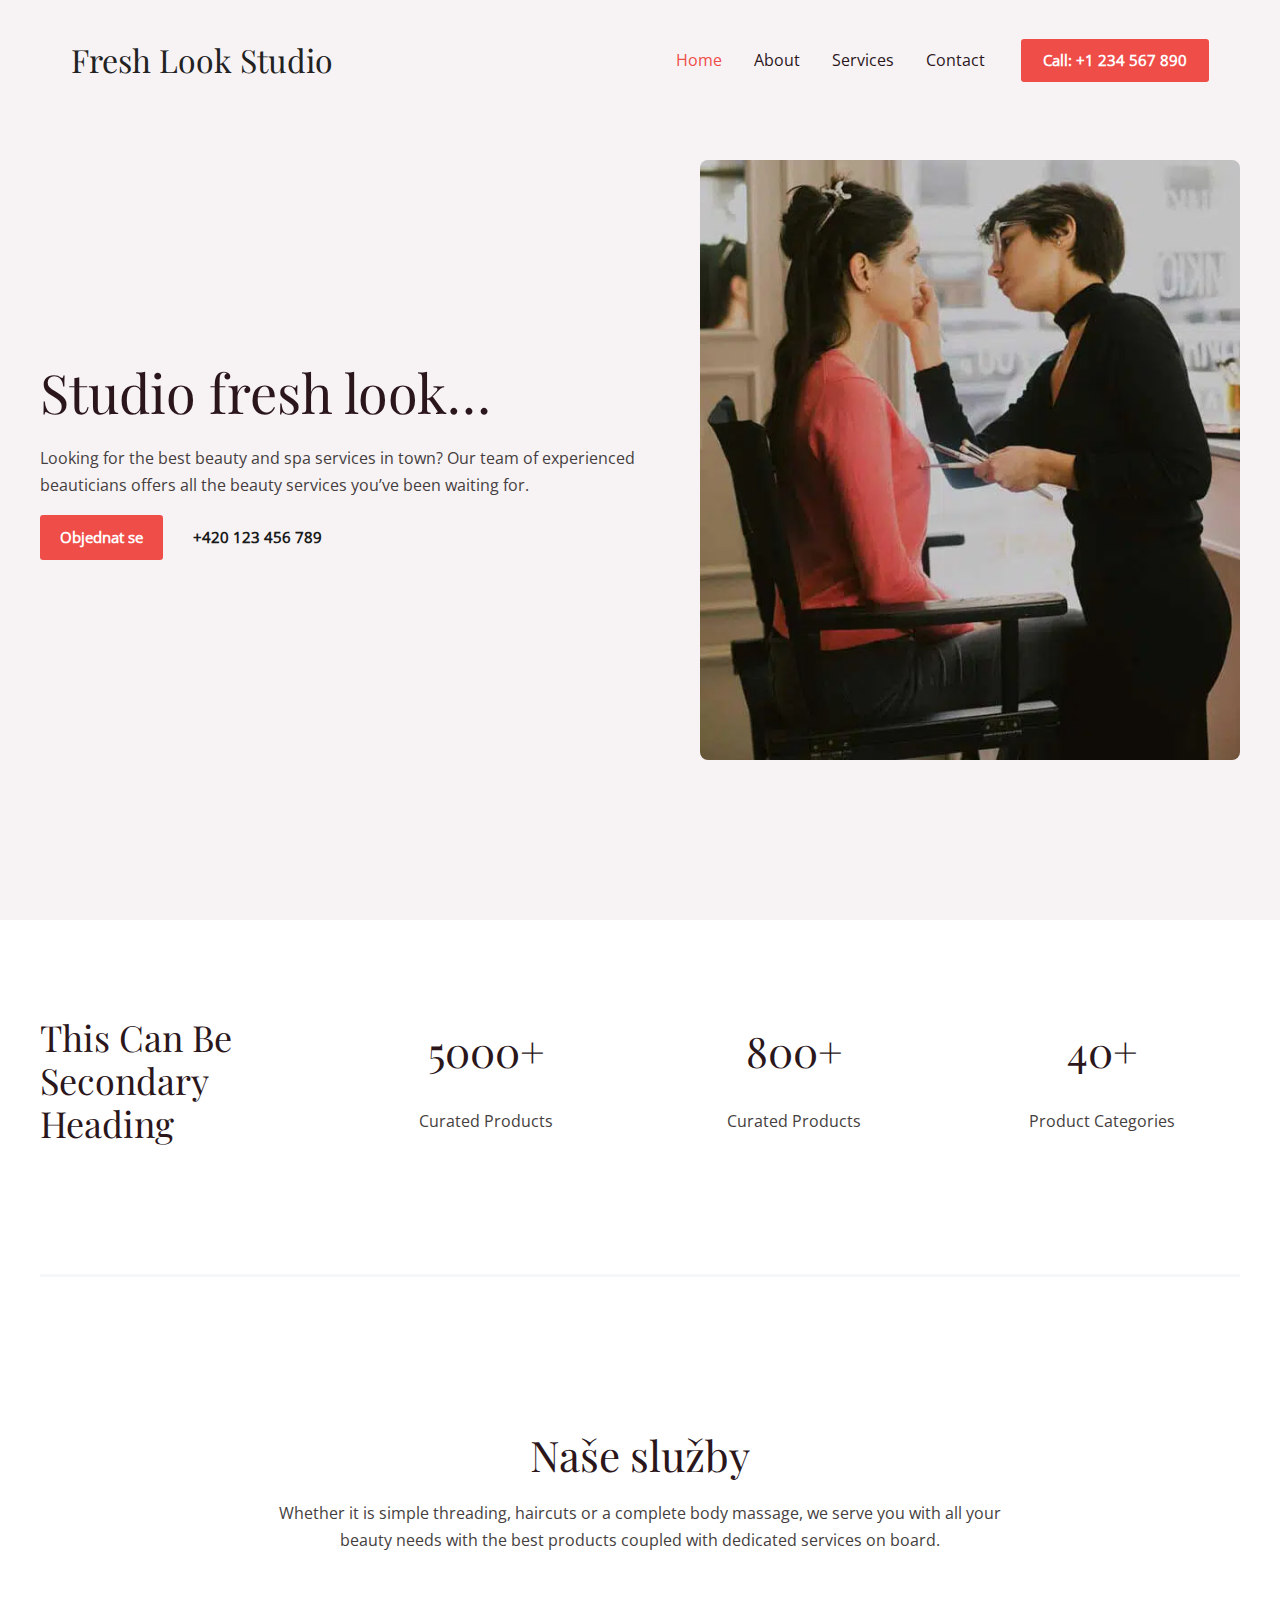
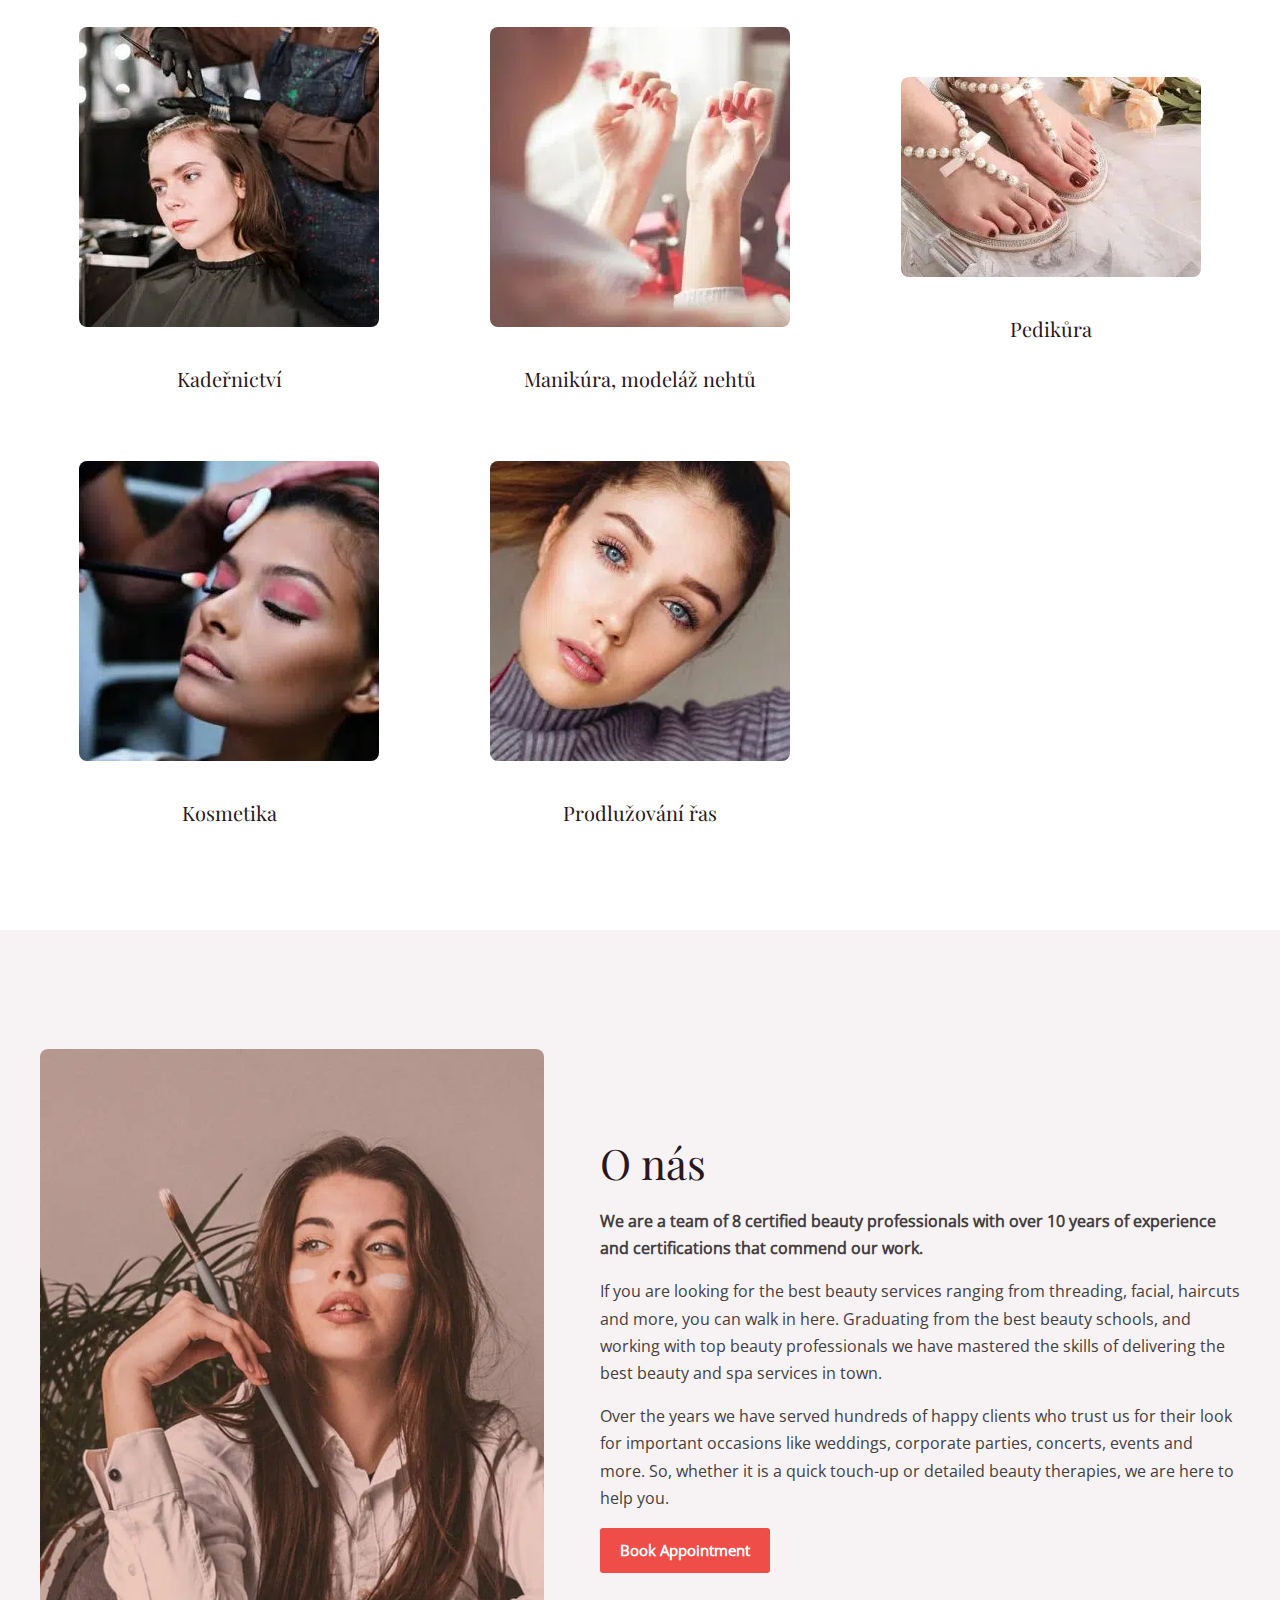
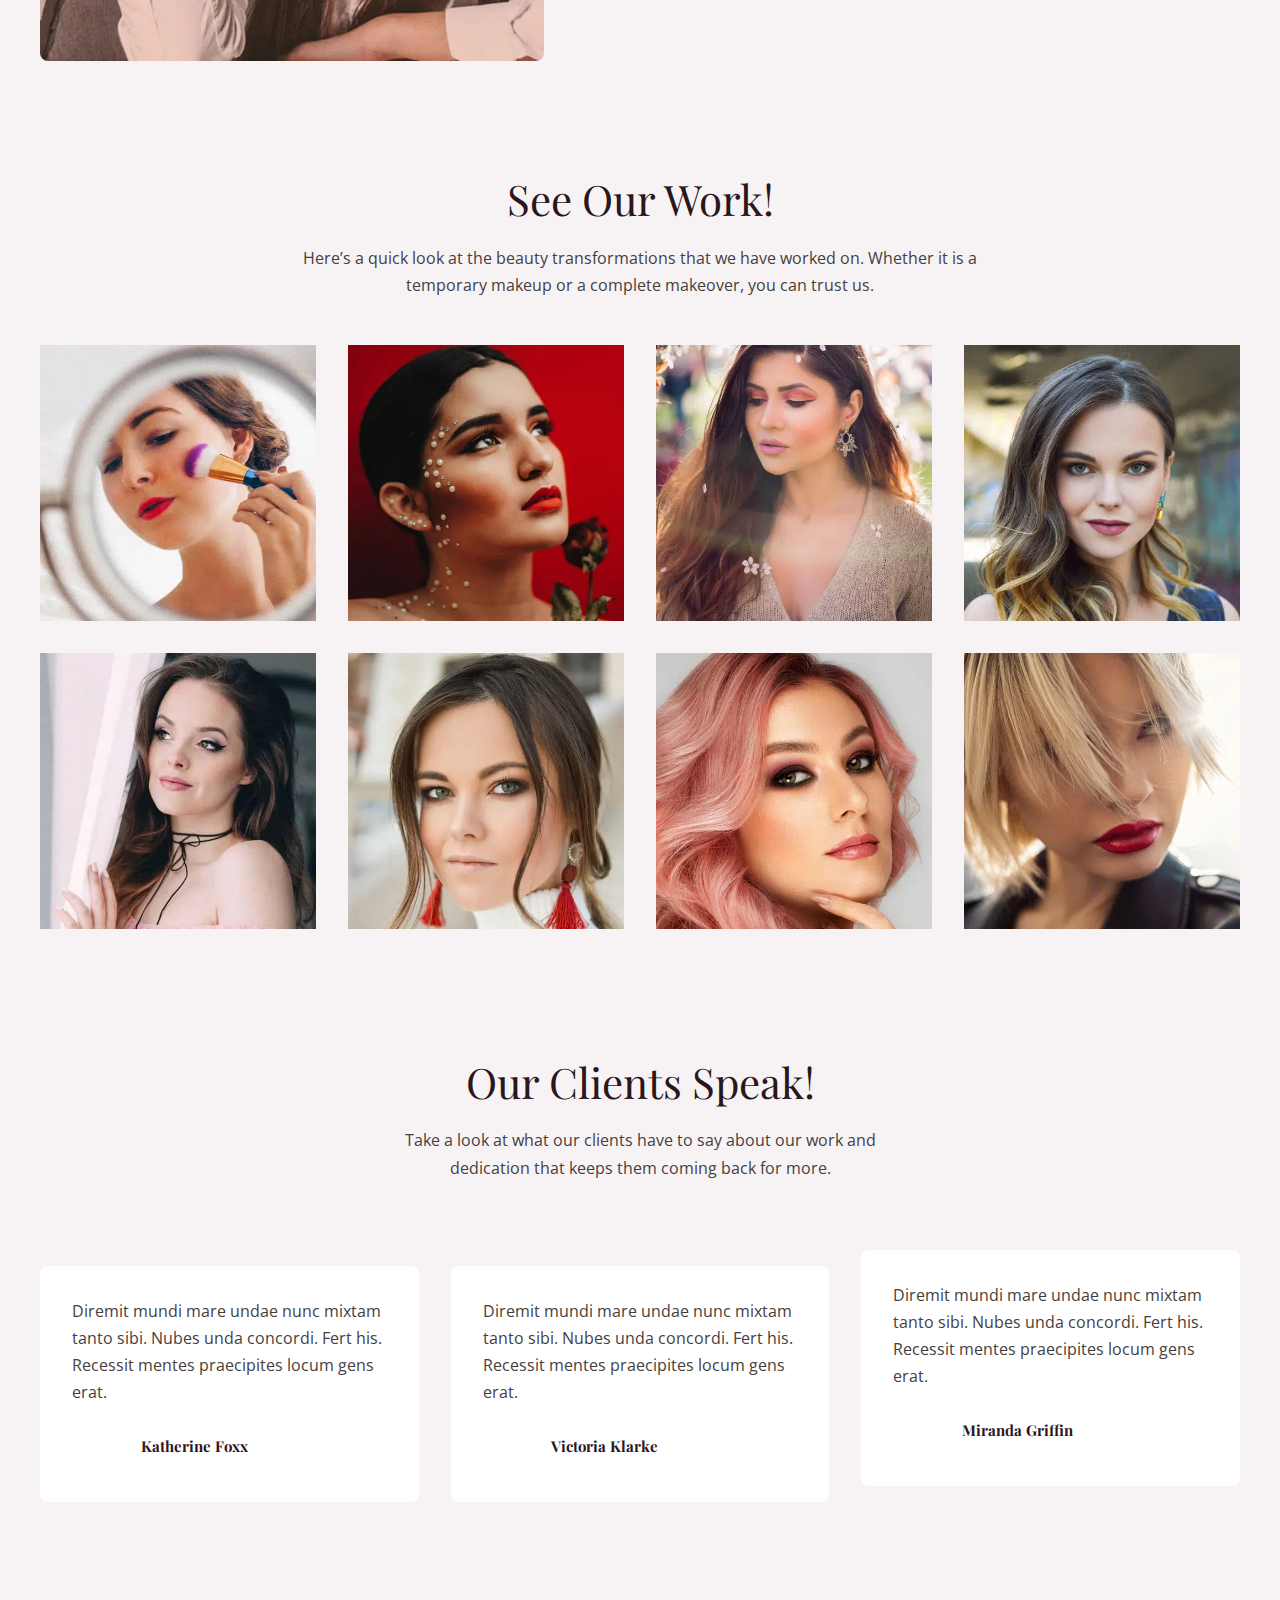
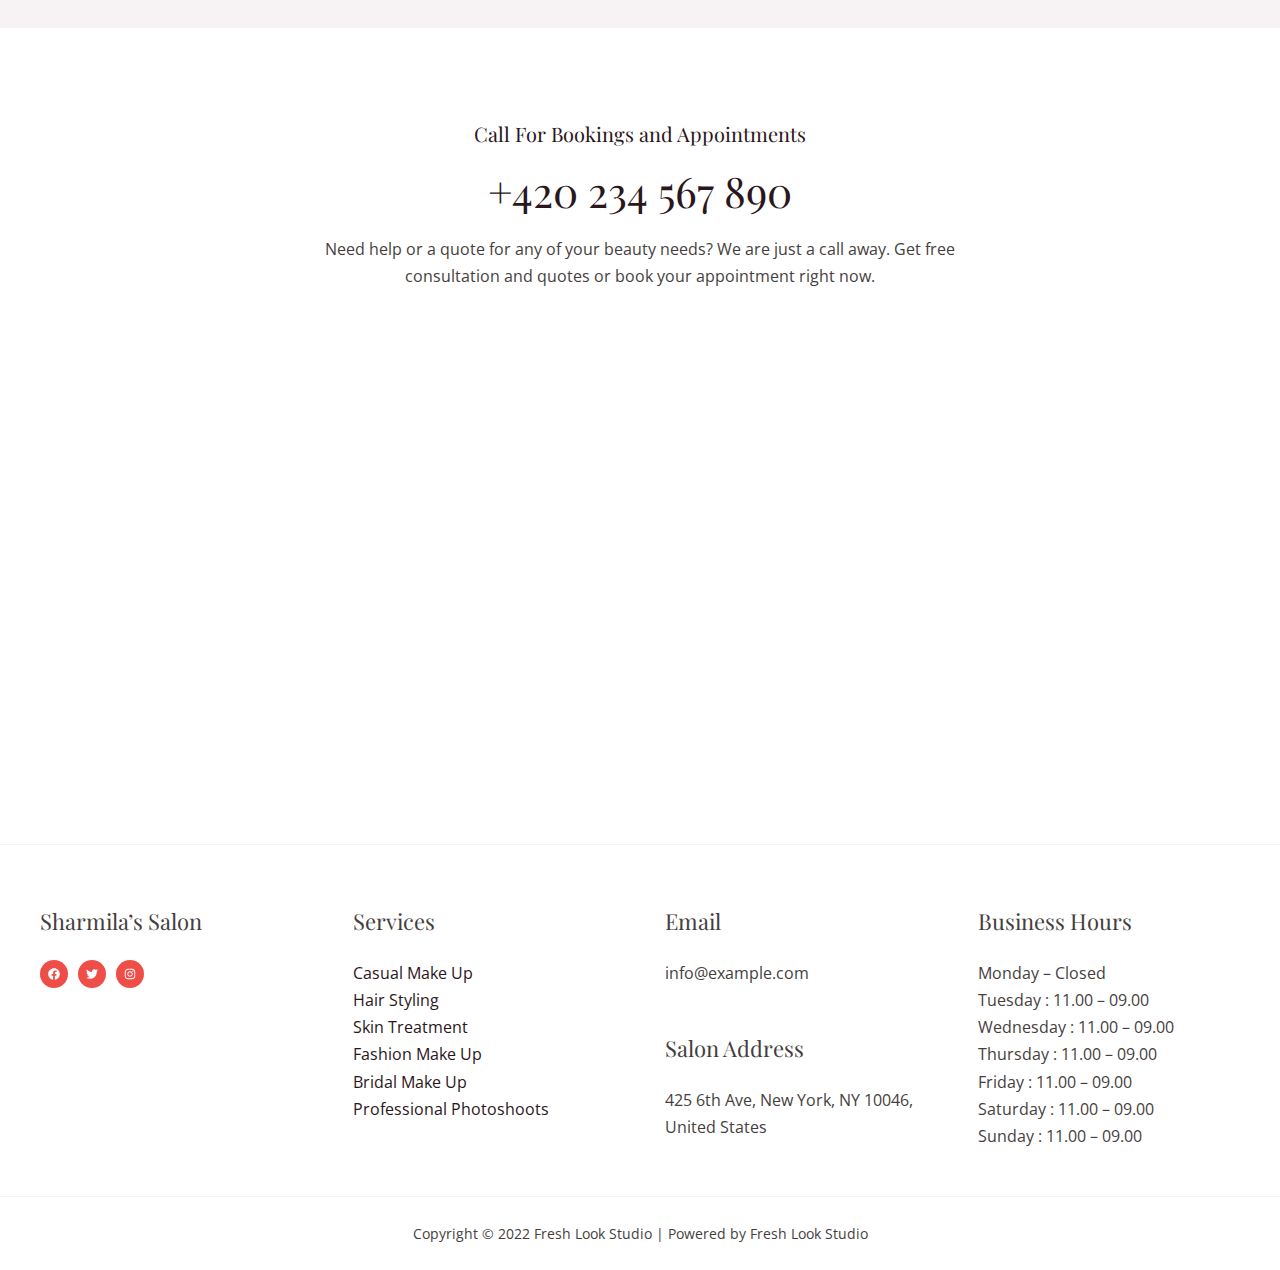
<file: index.html>
<!DOCTYPE html>
<html lang="cs">
<head>
<meta charset="UTF-8">
<meta name="viewport" content="width=device-width, initial-scale=1">
<link rel="profile" href="https://gmpg.org/xfn/11">
<link rel="preload" href="/wp-content/astra-local-fonts/open-sans/memSYaGs126MiZpBA-UvWbX2vVnXBbObj2OVZyOOSr4dVJWUgsjZ0B4gaVI.woff2" as="font" type="font/woff2" crossorigin>
<link rel="preload" href="/wp-content/astra-local-fonts/playfair-display/nuFvD-vYSZviVYUb_rj3ij__anPXJzDwcbmjWBN2PKeiunDXbtM.woff2" as="font" type="font/woff2" crossorigin>
<meta name="robots" content="index, follow, max-image-preview:large, max-snippet:-1, max-video-preview:-1">
<!-- This site is optimized with the Yoast SEO plugin v19.4 - https://yoast.com/wordpress/plugins/seo/ --><title>Home - Fresh Look Studio</title>
<link rel="canonical" href="/">
<meta property="og:locale" content="cs_CZ">
<meta property="og:type" content="website">
<meta property="og:title" content="Home - Fresh Look Studio">
<meta property="og:description" content="This Can Be Secondary Heading 5000+ Curated Products 800+ Curated Products 40+ Product Categories Naše služby Whether it is simple threading, haircuts or a complete body massage, we serve you with all your beauty needs with the best products coupled with dedicated services on board. Kadeřnictví Manikúra, modeláž nehtů Pedikůra Kosmetika Prodlužování řas See Our &hellip; Home Read More &raquo;">
<meta property="og:url" content="/">
<meta property="og:site_name" content="Fresh Look Studio">
<meta property="article:modified_time" content="2022-07-28T18:40:25+00:00">
<meta property="og:image" content="/wp-content/uploads/2021/04/about-img.jpg">
<meta name="twitter:card" content="summary_large_image">
<meta name="twitter:label1" content="Odhadovaná doba čtení">
<meta name="twitter:data1" content="6 minut">
<script type="application/ld+json" class="yoast-schema-graph">{"@context":"https://schema.org","@graph":[{"@type":"WebSite","@id":"/#website","url":"/","name":"Fresh Look Studio","description":"Clean Theme made by Jan Heder","potentialAction":[{"@type":"SearchAction","target":{"@type":"EntryPoint","urlTemplate":"/?s={search_term_string}"},"query-input":"required name=search_term_string"}],"inLanguage":"cs"},{"@type":"ImageObject","inLanguage":"cs","@id":"/#primaryimage","url":"/wp-content/uploads/2021/04/about-img.jpg","contentUrl":"/wp-content/uploads/2021/04/about-img.jpg"},{"@type":"WebPage","@id":"/","url":"/","name":"Home - Fresh Look Studio","isPartOf":{"@id":"/#website"},"primaryImageOfPage":{"@id":"/#primaryimage"},"image":{"@id":"/#primaryimage"},"thumbnailUrl":"/wp-content/uploads/2021/04/about-img.jpg","datePublished":"2021-04-09T09:02:06+00:00","dateModified":"2022-07-28T18:40:25+00:00","breadcrumb":{"@id":"/#breadcrumb"},"inLanguage":"cs","potentialAction":[{"@type":"ReadAction","target":["/"]}]},{"@type":"BreadcrumbList","@id":"/#breadcrumb","itemListElement":[{"@type":"ListItem","position":1,"name":"Domů"}]}]}</script><!-- / Yoast SEO plugin. --><link rel="dns-prefetch" href="//s.w.org">
<link rel="alternate" type="application/rss+xml" title="Fresh Look Studio &raquo; RSS zdroj" href="/feed/">
<link rel="alternate" type="application/rss+xml" title="Fresh Look Studio &raquo; RSS komentářů" href="/comments/feed/">
<link rel="stylesheet" id="astra-theme-css-css" href="/wp-content/themes/jh-theme/assets/css/minified/frontend.min.css?ver=3.9.0" media="all">
<style id="astra-theme-css-inline-css">.ast-no-sidebar .entry-content .alignfull {margin-left: calc( -50vw + 50%);margin-right: calc( -50vw + 50%);max-width: 100vw;width: 100vw;}.ast-no-sidebar .entry-content .alignwide {margin-left: calc(-41vw + 50%);margin-right: calc(-41vw + 50%);max-width: unset;width: unset;}.ast-no-sidebar .entry-content .alignfull .alignfull,.ast-no-sidebar .entry-content .alignfull .alignwide,.ast-no-sidebar .entry-content .alignwide .alignfull,.ast-no-sidebar .entry-content .alignwide .alignwide,.ast-no-sidebar .entry-content .wp-block-column .alignfull,.ast-no-sidebar .entry-content .wp-block-column .alignwide{width: 100%;margin-left: auto;margin-right: auto;}.wp-block-gallery,.blocks-gallery-grid {margin: 0;}.wp-block-separator {max-width: 100px;}.wp-block-separator.is-style-wide,.wp-block-separator.is-style-dots {max-width: none;}.entry-content .has-2-columns .wp-block-column:first-child {padding-right: 10px;}.entry-content .has-2-columns .wp-block-column:last-child {padding-left: 10px;}@media (max-width: 782px) {.entry-content .wp-block-columns .wp-block-column {flex-basis: 100%;}.entry-content .has-2-columns .wp-block-column:first-child {padding-right: 0;}.entry-content .has-2-columns .wp-block-column:last-child {padding-left: 0;}}body .entry-content .wp-block-latest-posts {margin-left: 0;}body .entry-content .wp-block-latest-posts li {list-style: none;}.ast-no-sidebar .ast-container .entry-content .wp-block-latest-posts {margin-left: 0;}.ast-header-break-point .entry-content .alignwide {margin-left: auto;margin-right: auto;}.entry-content .blocks-gallery-item img {margin-bottom: auto;}.wp-block-pullquote {border-top: 4px solid #555d66;border-bottom: 4px solid #555d66;color: #40464d;}:root{--ast-container-default-xlg-padding:6.67em;--ast-container-default-lg-padding:5.67em;--ast-container-default-slg-padding:4.34em;--ast-container-default-md-padding:3.34em;--ast-container-default-sm-padding:6.67em;--ast-container-default-xs-padding:2.4em;--ast-container-default-xxs-padding:1.4em;}html{font-size:100%;}a,.page-title{color:var(--ast-global-color-2);}a:hover,a:focus{color:var(--ast-global-color-1);}body,button,input,select,textarea,.ast-button,.ast-custom-button{font-family:'Open Sans',sans-serif;font-weight:400;font-size:16px;font-size:1rem;line-height:1.7;}blockquote{color:var(--ast-global-color-3);}p,.entry-content p{margin-bottom:1em;}h1,.entry-content h1,h2,.entry-content h2,h3,.entry-content h3,h4,.entry-content h4,h5,.entry-content h5,h6,.entry-content h6,.site-title,.site-title a{font-family:'Playfair Display',serif;font-weight:normal;text-transform:none;}.site-title{font-size:32px;font-size:2rem;display:block;}header .custom-logo-link img{max-width:253px;}.astra-logo-svg{width:253px;}.ast-archive-description .ast-archive-title{font-size:40px;font-size:2.5rem;}.site-header .site-description{font-size:15px;font-size:0.9375rem;display:none;}.entry-title{font-size:30px;font-size:1.875rem;}h1,.entry-content h1{font-size:54px;font-size:3.375rem;font-weight:normal;font-family:'Playfair Display',serif;line-height:1.2;text-transform:none;}h2,.entry-content h2{font-size:42px;font-size:2.625rem;font-family:'Playfair Display',serif;line-height:1.2;text-transform:none;}h3,.entry-content h3{font-size:36px;font-size:2.25rem;font-weight:normal;font-family:'Playfair Display',serif;line-height:1.2;text-transform:none;}h4,.entry-content h4{font-size:25px;font-size:1.5625rem;line-height:1.2;font-family:'Playfair Display',serif;text-transform:none;}h5,.entry-content h5{font-size:20px;font-size:1.25rem;line-height:1.2;font-family:'Playfair Display',serif;text-transform:none;}h6,.entry-content h6{font-size:15px;font-size:0.9375rem;line-height:1.2;font-family:'Playfair Display',serif;text-transform:none;}.ast-single-post .entry-title,.page-title{font-size:30px;font-size:1.875rem;}::selection{background-color:var(--ast-global-color-0);color:#ffffff;}body,h1,.entry-title a,.entry-content h1,h2,.entry-content h2,h3,.entry-content h3,h4,.entry-content h4,h5,.entry-content h5,h6,.entry-content h6{color:var(--ast-global-color-3);}.tagcloud a:hover,.tagcloud a:focus,.tagcloud a.current-item{color:#ffffff;border-color:var(--ast-global-color-2);background-color:var(--ast-global-color-2);}input:focus,input[type="text"]:focus,input[type="email"]:focus,input[type="url"]:focus,input[type="password"]:focus,input[type="reset"]:focus,input[type="search"]:focus,textarea:focus{border-color:var(--ast-global-color-2);}input[type="radio"]:checked,input[type=reset],input[type="checkbox"]:checked,input[type="checkbox"]:hover:checked,input[type="checkbox"]:focus:checked,input[type=range]::-webkit-slider-thumb{border-color:var(--ast-global-color-2);background-color:var(--ast-global-color-2);box-shadow:none;}.site-footer a:hover + .post-count,.site-footer a:focus + .post-count{background:var(--ast-global-color-2);border-color:var(--ast-global-color-2);}.single .nav-links .nav-previous,.single .nav-links .nav-next{color:var(--ast-global-color-2);}.entry-meta,.entry-meta *{line-height:1.45;color:var(--ast-global-color-2);}.entry-meta a:hover,.entry-meta a:hover *,.entry-meta a:focus,.entry-meta a:focus *,.page-links > .page-link,.page-links .page-link:hover,.post-navigation a:hover{color:var(--ast-global-color-1);}#cat option,.secondary .calendar_wrap thead a,.secondary .calendar_wrap thead a:visited{color:var(--ast-global-color-2);}.secondary .calendar_wrap #today,.ast-progress-val span{background:var(--ast-global-color-2);}.secondary a:hover + .post-count,.secondary a:focus + .post-count{background:var(--ast-global-color-2);border-color:var(--ast-global-color-2);}.calendar_wrap #today > a{color:#ffffff;}.page-links .page-link,.single .post-navigation a{color:var(--ast-global-color-2);}.widget-title{font-size:22px;font-size:1.375rem;color:var(--ast-global-color-3);}@media (max-width:921px){#ast-desktop-header{display:none;}}@media (min-width:921px){#ast-mobile-header{display:none;}}.wp-block-buttons.aligncenter{justify-content:center;}@media (max-width:921px){.ast-theme-transparent-header #primary,.ast-theme-transparent-header #secondary{padding:0;}}@media (max-width:921px){.ast-plain-container.ast-no-sidebar #primary{padding:0;}}.ast-plain-container.ast-no-sidebar #primary{margin-top:0;margin-bottom:0;}@media (min-width:1200px){.wp-block-group .has-background{padding:20px;}}@media (min-width:1200px){.ast-no-sidebar.ast-separate-container .entry-content .wp-block-group.alignwide,.ast-no-sidebar.ast-separate-container .entry-content .wp-block-cover.alignwide{margin-left:-20px;margin-right:-20px;padding-left:20px;padding-right:20px;}.ast-no-sidebar.ast-separate-container .entry-content .wp-block-cover.alignfull,.ast-no-sidebar.ast-separate-container .entry-content .wp-block-group.alignfull{margin-left:-6.67em;margin-right:-6.67em;padding-left:6.67em;padding-right:6.67em;}}@media (min-width:1200px){.wp-block-cover-image.alignwide .wp-block-cover__inner-container,.wp-block-cover.alignwide .wp-block-cover__inner-container,.wp-block-cover-image.alignfull .wp-block-cover__inner-container,.wp-block-cover.alignfull .wp-block-cover__inner-container{width:100%;}}.wp-block-columns{margin-bottom:unset;}.wp-block-image.size-full{margin:2rem 0;}.wp-block-separator.has-background{padding:0;}.wp-block-gallery{margin-bottom:1.6em;}.wp-block-group{padding-top:4em;padding-bottom:4em;}.wp-block-group__inner-container .wp-block-columns:last-child,.wp-block-group__inner-container :last-child,.wp-block-table table{margin-bottom:0;}.blocks-gallery-grid{width:100%;}.wp-block-navigation-link__content{padding:5px 0;}.wp-block-group .wp-block-group .has-text-align-center,.wp-block-group .wp-block-column .has-text-align-center{max-width:100%;}.has-text-align-center{margin:0 auto;}@media (min-width:1200px){.wp-block-cover__inner-container,.alignwide .wp-block-group__inner-container,.alignfull .wp-block-group__inner-container{max-width:1200px;margin:0 auto;}.wp-block-group.alignnone,.wp-block-group.aligncenter,.wp-block-group.alignleft,.wp-block-group.alignright,.wp-block-group.alignwide,.wp-block-columns.alignwide{margin:2rem 0 1rem 0;}}@media (max-width:1200px){.wp-block-group{padding:3em;}.wp-block-group .wp-block-group{padding:1.5em;}.wp-block-columns,.wp-block-column{margin:1rem 0;}}@media (min-width:921px){.wp-block-columns .wp-block-group{padding:2em;}}@media (max-width:544px){.wp-block-cover-image .wp-block-cover__inner-container,.wp-block-cover .wp-block-cover__inner-container{width:unset;}.wp-block-cover,.wp-block-cover-image{padding:2em 0;}.wp-block-group,.wp-block-cover{padding:2em;}.wp-block-media-text__media img,.wp-block-media-text__media video{width:unset;max-width:100%;}.wp-block-media-text.has-background .wp-block-media-text__content{padding:1em;}}.wp-block-image.aligncenter{margin-left:auto;margin-right:auto;}.wp-block-table.aligncenter{margin-left:auto;margin-right:auto;}@media (min-width:544px){.entry-content .wp-block-media-text.has-media-on-the-right .wp-block-media-text__content{padding:0 8% 0 0;}.entry-content .wp-block-media-text .wp-block-media-text__content{padding:0 0 0 8%;}.ast-plain-container .site-content .entry-content .has-custom-content-position.is-position-bottom-left > *,.ast-plain-container .site-content .entry-content .has-custom-content-position.is-position-bottom-right > *,.ast-plain-container .site-content .entry-content .has-custom-content-position.is-position-top-left > *,.ast-plain-container .site-content .entry-content .has-custom-content-position.is-position-top-right > *,.ast-plain-container .site-content .entry-content .has-custom-content-position.is-position-center-right > *,.ast-plain-container .site-content .entry-content .has-custom-content-position.is-position-center-left > *{margin:0;}}@media (max-width:544px){.entry-content .wp-block-media-text .wp-block-media-text__content{padding:8% 0;}.wp-block-media-text .wp-block-media-text__media img{width:auto;max-width:100%;}}@media (max-width:921px){.ast-separate-container #primary,.ast-separate-container #secondary{padding:1.5em 0;}#primary,#secondary{padding:1.5em 0;margin:0;}.ast-left-sidebar #content > .ast-container{display:flex;flex-direction:column-reverse;width:100%;}.ast-separate-container .ast-article-post,.ast-separate-container .ast-article-single{padding:1.5em 2.14em;}.ast-author-box img.avatar{margin:20px 0 0 0;}}@media (min-width:922px){.ast-separate-container.ast-right-sidebar #primary,.ast-separate-container.ast-left-sidebar #primary{border:0;}.search-no-results.ast-separate-container #primary{margin-bottom:4em;}}.wp-block-button .wp-block-button__link{color:var(--ast-global-color-5);}.wp-block-button .wp-block-button__link:hover,.wp-block-button .wp-block-button__link:focus{color:var(--ast-global-color-5);background-color:var(--ast-global-color-1);border-color:var(--ast-global-color-1);}.elementor-widget-heading h1.elementor-heading-title{line-height:1.2;}.elementor-widget-heading h2.elementor-heading-title{line-height:1.2;}.elementor-widget-heading h3.elementor-heading-title{line-height:1.2;}.elementor-widget-heading h4.elementor-heading-title{line-height:1.2;}.elementor-widget-heading h5.elementor-heading-title{line-height:1.2;}.elementor-widget-heading h6.elementor-heading-title{line-height:1.2;}.wp-block-button .wp-block-button__link{border-top-width:0;border-right-width:0;border-left-width:0;border-bottom-width:0;border-color:var(--ast-global-color-0);background-color:var(--ast-global-color-0);color:var(--ast-global-color-5);font-family:inherit;font-weight:600;line-height:1;font-size:15px;font-size:0.9375rem;border-radius:3px;padding-top:15px;padding-right:20px;padding-bottom:15px;padding-left:20px;}@media (max-width:544px){.wp-block-button .wp-block-button__link{font-size:14px;font-size:0.875rem;}}.menu-toggle,button,.ast-button,.ast-custom-button,.button,input#submit,input[type="button"],input[type="submit"],input[type="reset"]{border-style:solid;border-top-width:0;border-right-width:0;border-left-width:0;border-bottom-width:0;color:var(--ast-global-color-5);border-color:var(--ast-global-color-0);background-color:var(--ast-global-color-0);border-radius:3px;padding-top:15px;padding-right:20px;padding-bottom:15px;padding-left:20px;font-family:inherit;font-weight:600;font-size:15px;font-size:0.9375rem;line-height:1;}button:focus,.menu-toggle:hover,button:hover,.ast-button:hover,.ast-custom-button:hover .button:hover,.ast-custom-button:hover ,input[type=reset]:hover,input[type=reset]:focus,input#submit:hover,input#submit:focus,input[type="button"]:hover,input[type="button"]:focus,input[type="submit"]:hover,input[type="submit"]:focus{color:var(--ast-global-color-5);background-color:var(--ast-global-color-1);border-color:var(--ast-global-color-1);}@media (min-width:544px){.ast-container{max-width:100%;}}@media (max-width:544px){.ast-separate-container .ast-article-post,.ast-separate-container .ast-article-single,.ast-separate-container .comments-title,.ast-separate-container .ast-archive-description{padding:1.5em 1em;}.ast-separate-container #content .ast-container{padding-left:0.54em;padding-right:0.54em;}.ast-separate-container .ast-comment-list li.depth-1{padding:1.5em 1em;margin-bottom:1.5em;}.ast-separate-container .ast-comment-list .bypostauthor{padding:.5em;}.ast-search-menu-icon.ast-dropdown-active .search-field{width:170px;}.menu-toggle,button,.ast-button,.button,input#submit,input[type="button"],input[type="submit"],input[type="reset"]{font-size:14px;font-size:0.875rem;}}@media (max-width:921px){.ast-mobile-header-stack .main-header-bar .ast-search-menu-icon{display:inline-block;}.ast-header-break-point.ast-header-custom-item-outside .ast-mobile-header-stack .main-header-bar .ast-search-icon{margin:0;}.ast-comment-avatar-wrap img{max-width:2.5em;}.ast-separate-container .ast-comment-list li.depth-1{padding:1.5em 2.14em;}.ast-separate-container .comment-respond{padding:2em 2.14em;}.ast-comment-meta{padding:0 1.8888em 1.3333em;}}body,.ast-separate-container{background-color:var(--ast-global-color-4);;background-image:none;;}.ast-no-sidebar.ast-separate-container .entry-content .alignfull {margin-left: -6.67em;margin-right: -6.67em;width: auto;}@media (max-width: 1200px) {.ast-no-sidebar.ast-separate-container .entry-content .alignfull {margin-left: -2.4em;margin-right: -2.4em;}}@media (max-width: 768px) {.ast-no-sidebar.ast-separate-container .entry-content .alignfull {margin-left: -2.14em;margin-right: -2.14em;}}@media (max-width: 544px) {.ast-no-sidebar.ast-separate-container .entry-content .alignfull {margin-left: -1em;margin-right: -1em;}}.ast-no-sidebar.ast-separate-container .entry-content .alignwide {margin-left: -20px;margin-right: -20px;}.ast-no-sidebar.ast-separate-container .entry-content .wp-block-column .alignfull,.ast-no-sidebar.ast-separate-container .entry-content .wp-block-column .alignwide {margin-left: auto;margin-right: auto;width: 100%;}@media (max-width:921px){.widget-title{font-size:22px;font-size:1.375rem;}body,button,input,select,textarea,.ast-button,.ast-custom-button{font-size:16px;font-size:1rem;}#secondary,#secondary button,#secondary input,#secondary select,#secondary textarea{font-size:16px;font-size:1rem;}.site-title{display:none;}.ast-archive-description .ast-archive-title{font-size:40px;}.site-header .site-description{display:none;}.entry-title{font-size:30px;}h1,.entry-content h1{font-size:45px;}h2,.entry-content h2{font-size:32px;}h3,.entry-content h3{font-size:26px;}h4,.entry-content h4{font-size:22px;font-size:1.375rem;}h5,.entry-content h5{font-size:18px;font-size:1.125rem;}h6,.entry-content h6{font-size:15px;font-size:0.9375rem;}.ast-single-post .entry-title,.page-title{font-size:30px;}.astra-logo-svg{width:160px;}header .custom-logo-link img,.ast-header-break-point .site-logo-img .custom-mobile-logo-link img{max-width:160px;}}@media (max-width:544px){.widget-title{font-size:22px;font-size:1.375rem;}body,button,input,select,textarea,.ast-button,.ast-custom-button{font-size:16px;font-size:1rem;}#secondary,#secondary button,#secondary input,#secondary select,#secondary textarea{font-size:16px;font-size:1rem;}.site-title{font-size:23px;font-size:1.4375rem;display:none;}.ast-archive-description .ast-archive-title{font-size:40px;}.site-header .site-description{display:none;}.entry-title{font-size:30px;}h1,.entry-content h1{font-size:32px;}h2,.entry-content h2{font-size:28px;}h3,.entry-content h3{font-size:22px;}h4,.entry-content h4{font-size:20px;font-size:1.25rem;}h5,.entry-content h5{font-size:20px;font-size:1.25rem;}h6,.entry-content h6{font-size:15px;font-size:0.9375rem;}.ast-single-post .entry-title,.page-title{font-size:30px;}}@media (max-width:544px){html{font-size:100%;}}@media (min-width:922px){.ast-container{max-width:1240px;}}@font-face {font-family: "Astra";src: url(/wp-content/themes/jh-theme/assets/fonts/astra.woff) format("woff"),url(/wp-content/themes/jh-theme/assets/fonts/astra.ttf) format("truetype"),url(/wp-content/themes/jh-theme/assets/fonts/astra.svg#astra) format("svg");font-weight: normal;font-style: normal;font-display: fallback;}@media (min-width:922px){.main-header-menu .sub-menu .menu-item.ast-left-align-sub-menu:hover > .sub-menu,.main-header-menu .sub-menu .menu-item.ast-left-align-sub-menu.focus > .sub-menu{margin-left:-0px;}}.ast-theme-transparent-header [data-section="section-header-mobile-trigger"] .ast-button-wrap .ast-mobile-menu-trigger-minimal{background:transparent;}.astra-icon-down_arrow::after {content: "\e900";font-family: Astra;}.astra-icon-close::after {content: "\e5cd";font-family: Astra;}.astra-icon-drag_handle::after {content: "\e25d";font-family: Astra;}.astra-icon-format_align_justify::after {content: "\e235";font-family: Astra;}.astra-icon-menu::after {content: "\e5d2";font-family: Astra;}.astra-icon-reorder::after {content: "\e8fe";font-family: Astra;}.astra-icon-search::after {content: "\e8b6";font-family: Astra;}.astra-icon-zoom_in::after {content: "\e56b";font-family: Astra;}.astra-icon-check-circle::after {content: "\e901";font-family: Astra;}.astra-icon-shopping-cart::after {content: "\f07a";font-family: Astra;}.astra-icon-shopping-bag::after {content: "\f290";font-family: Astra;}.astra-icon-shopping-basket::after {content: "\f291";font-family: Astra;}.astra-icon-circle-o::after {content: "\e903";font-family: Astra;}.astra-icon-certificate::after {content: "\e902";font-family: Astra;}blockquote {padding: 1.2em;}:root .has-ast-global-color-0-color{color:var(--ast-global-color-0);}:root .has-ast-global-color-0-background-color{background-color:var(--ast-global-color-0);}:root .wp-block-button .has-ast-global-color-0-color{color:var(--ast-global-color-0);}:root .wp-block-button .has-ast-global-color-0-background-color{background-color:var(--ast-global-color-0);}:root .has-ast-global-color-1-color{color:var(--ast-global-color-1);}:root .has-ast-global-color-1-background-color{background-color:var(--ast-global-color-1);}:root .wp-block-button .has-ast-global-color-1-color{color:var(--ast-global-color-1);}:root .wp-block-button .has-ast-global-color-1-background-color{background-color:var(--ast-global-color-1);}:root .has-ast-global-color-2-color{color:var(--ast-global-color-2);}:root .has-ast-global-color-2-background-color{background-color:var(--ast-global-color-2);}:root .wp-block-button .has-ast-global-color-2-color{color:var(--ast-global-color-2);}:root .wp-block-button .has-ast-global-color-2-background-color{background-color:var(--ast-global-color-2);}:root .has-ast-global-color-3-color{color:var(--ast-global-color-3);}:root .has-ast-global-color-3-background-color{background-color:var(--ast-global-color-3);}:root .wp-block-button .has-ast-global-color-3-color{color:var(--ast-global-color-3);}:root .wp-block-button .has-ast-global-color-3-background-color{background-color:var(--ast-global-color-3);}:root .has-ast-global-color-4-color{color:var(--ast-global-color-4);}:root .has-ast-global-color-4-background-color{background-color:var(--ast-global-color-4);}:root .wp-block-button .has-ast-global-color-4-color{color:var(--ast-global-color-4);}:root .wp-block-button .has-ast-global-color-4-background-color{background-color:var(--ast-global-color-4);}:root .has-ast-global-color-5-color{color:var(--ast-global-color-5);}:root .has-ast-global-color-5-background-color{background-color:var(--ast-global-color-5);}:root .wp-block-button .has-ast-global-color-5-color{color:var(--ast-global-color-5);}:root .wp-block-button .has-ast-global-color-5-background-color{background-color:var(--ast-global-color-5);}:root .has-ast-global-color-6-color{color:var(--ast-global-color-6);}:root .has-ast-global-color-6-background-color{background-color:var(--ast-global-color-6);}:root .wp-block-button .has-ast-global-color-6-color{color:var(--ast-global-color-6);}:root .wp-block-button .has-ast-global-color-6-background-color{background-color:var(--ast-global-color-6);}:root .has-ast-global-color-7-color{color:var(--ast-global-color-7);}:root .has-ast-global-color-7-background-color{background-color:var(--ast-global-color-7);}:root .wp-block-button .has-ast-global-color-7-color{color:var(--ast-global-color-7);}:root .wp-block-button .has-ast-global-color-7-background-color{background-color:var(--ast-global-color-7);}:root .has-ast-global-color-8-color{color:var(--ast-global-color-8);}:root .has-ast-global-color-8-background-color{background-color:var(--ast-global-color-8);}:root .wp-block-button .has-ast-global-color-8-color{color:var(--ast-global-color-8);}:root .wp-block-button .has-ast-global-color-8-background-color{background-color:var(--ast-global-color-8);}:root{--ast-global-color-0:#EF4D48;--ast-global-color-1:#D90700;--ast-global-color-2:#2B161B;--ast-global-color-3:#453E3E;--ast-global-color-4:#F7F3F5;--ast-global-color-5:#FFFFFF;--ast-global-color-6:#000000;--ast-global-color-7:#4B4F58;--ast-global-color-8:#F6F7F8;}:root {--ast-border-color : #dddddd;}.ast-theme-transparent-header #masthead .site-logo-img .transparent-custom-logo .astra-logo-svg{width:150px;}.ast-theme-transparent-header #masthead .site-logo-img .transparent-custom-logo img{ max-width:150px;}@media (max-width:921px){.ast-theme-transparent-header #masthead .site-logo-img .transparent-custom-logo .astra-logo-svg{width:120px;}.ast-theme-transparent-header #masthead .site-logo-img .transparent-custom-logo img{ max-width:120px;}}@media (max-width:543px){.ast-theme-transparent-header #masthead .site-logo-img .transparent-custom-logo .astra-logo-svg{width:100px;}.ast-theme-transparent-header #masthead .site-logo-img .transparent-custom-logo img{ max-width:100px;}}@media (min-width:921px){.ast-theme-transparent-header #masthead{position:absolute;left:0;right:0;}.ast-theme-transparent-header .main-header-bar,.ast-theme-transparent-header.ast-header-break-point .main-header-bar{background:none;}body.elementor-editor-active.ast-theme-transparent-header #masthead,.fl-builder-edit .ast-theme-transparent-header #masthead,body.vc_editor.ast-theme-transparent-header #masthead,body.brz-ed.ast-theme-transparent-header #masthead{z-index:0;}.ast-header-break-point.ast-replace-site-logo-transparent.ast-theme-transparent-header .custom-mobile-logo-link{display:none;}.ast-header-break-point.ast-replace-site-logo-transparent.ast-theme-transparent-header .transparent-custom-logo{display:inline-block;}.ast-theme-transparent-header .ast-above-header,.ast-theme-transparent-header .ast-above-header.ast-above-header-bar{background-image:none;background-color:transparent;}.ast-theme-transparent-header .ast-below-header{background-image:none;background-color:transparent;}}.ast-theme-transparent-header .ast-builder-menu .main-header-menu,.ast-theme-transparent-header .ast-builder-menu .main-header-menu .menu-link,.ast-theme-transparent-header [CLASS*="ast-builder-menu-"] .main-header-menu .menu-item > .menu-link,.ast-theme-transparent-header .ast-masthead-custom-menu-items,.ast-theme-transparent-header .ast-masthead-custom-menu-items a,.ast-theme-transparent-header .ast-builder-menu .main-header-menu .menu-item > .ast-menu-toggle,.ast-theme-transparent-header .ast-builder-menu .main-header-menu .menu-item > .ast-menu-toggle,.ast-theme-transparent-header .ast-above-header-navigation a,.ast-header-break-point.ast-theme-transparent-header .ast-above-header-navigation a,.ast-header-break-point.ast-theme-transparent-header .ast-above-header-navigation > ul.ast-above-header-menu > .menu-item-has-children:not(.current-menu-item) > .ast-menu-toggle,.ast-theme-transparent-header .ast-below-header-menu,.ast-theme-transparent-header .ast-below-header-menu a,.ast-header-break-point.ast-theme-transparent-header .ast-below-header-menu a,.ast-header-break-point.ast-theme-transparent-header .ast-below-header-menu,.ast-theme-transparent-header .main-header-menu .menu-link{color:var(--ast-global-color-2);}.ast-theme-transparent-header .ast-builder-menu .main-header-menu .menu-item:hover > .menu-link,.ast-theme-transparent-header .ast-builder-menu .main-header-menu .menu-item:hover > .ast-menu-toggle,.ast-theme-transparent-header .ast-builder-menu .main-header-menu .ast-masthead-custom-menu-items a:hover,.ast-theme-transparent-header .ast-builder-menu .main-header-menu .focus > .menu-link,.ast-theme-transparent-header .ast-builder-menu .main-header-menu .focus > .ast-menu-toggle,.ast-theme-transparent-header .ast-builder-menu .main-header-menu .current-menu-item > .menu-link,.ast-theme-transparent-header .ast-builder-menu .main-header-menu .current-menu-ancestor > .menu-link,.ast-theme-transparent-header .ast-builder-menu .main-header-menu .current-menu-item > .ast-menu-toggle,.ast-theme-transparent-header .ast-builder-menu .main-header-menu .current-menu-ancestor > .ast-menu-toggle,.ast-theme-transparent-header [CLASS*="ast-builder-menu-"] .main-header-menu .current-menu-item > .menu-link,.ast-theme-transparent-header [CLASS*="ast-builder-menu-"] .main-header-menu .current-menu-ancestor > .menu-link,.ast-theme-transparent-header [CLASS*="ast-builder-menu-"] .main-header-menu .current-menu-item > .ast-menu-toggle,.ast-theme-transparent-header [CLASS*="ast-builder-menu-"] .main-header-menu .current-menu-ancestor > .ast-menu-toggle,.ast-theme-transparent-header .main-header-menu .menu-item:hover > .menu-link,.ast-theme-transparent-header .main-header-menu .current-menu-item > .menu-link,.ast-theme-transparent-header .main-header-menu .current-menu-ancestor > .menu-link{color:var(--ast-global-color-0);}@media (max-width:921px){.ast-theme-transparent-header #masthead{position:absolute;left:0;right:0;}.ast-theme-transparent-header .main-header-bar,.ast-theme-transparent-header.ast-header-break-point .main-header-bar{background:none;}body.elementor-editor-active.ast-theme-transparent-header #masthead,.fl-builder-edit .ast-theme-transparent-header #masthead,body.vc_editor.ast-theme-transparent-header #masthead,body.brz-ed.ast-theme-transparent-header #masthead{z-index:0;}.ast-header-break-point.ast-replace-site-logo-transparent.ast-theme-transparent-header .custom-mobile-logo-link{display:none;}.ast-header-break-point.ast-replace-site-logo-transparent.ast-theme-transparent-header .transparent-custom-logo{display:inline-block;}.ast-theme-transparent-header .ast-above-header,.ast-theme-transparent-header .ast-above-header.ast-above-header-bar{background-image:none;background-color:transparent;}.ast-theme-transparent-header .ast-below-header{background-image:none;background-color:transparent;}}@media (max-width:921px){.ast-theme-transparent-header .ast-builder-menu .main-header-menu,.ast-theme-transparent-header .ast-builder-menu .main-header-menu .menu-link,.ast-theme-transparent-header [CLASS*="ast-builder-menu-"] .main-header-menu .menu-item > .menu-link,.ast-theme-transparent-header .ast-masthead-custom-menu-items,.ast-theme-transparent-header .ast-masthead-custom-menu-items a,.ast-theme-transparent-header .ast-builder-menu .main-header-menu .menu-item > .ast-menu-toggle,.ast-theme-transparent-header .ast-builder-menu .main-header-menu .menu-item > .ast-menu-toggle,.ast-theme-transparent-header .main-header-menu .menu-link{color:var(--ast-global-color-3);}.ast-theme-transparent-header .ast-builder-menu .main-header-menu .menu-item:hover > .menu-link,.ast-theme-transparent-header .ast-builder-menu .main-header-menu .menu-item:hover > .ast-menu-toggle,.ast-theme-transparent-header .ast-builder-menu .main-header-menu .ast-masthead-custom-menu-items a:hover,.ast-theme-transparent-header .ast-builder-menu .main-header-menu .focus > .menu-link,.ast-theme-transparent-header .ast-builder-menu .main-header-menu .focus > .ast-menu-toggle,.ast-theme-transparent-header .ast-builder-menu .main-header-menu .current-menu-item > .menu-link,.ast-theme-transparent-header .ast-builder-menu .main-header-menu .current-menu-ancestor > .menu-link,.ast-theme-transparent-header .ast-builder-menu .main-header-menu .current-menu-item > .ast-menu-toggle,.ast-theme-transparent-header .ast-builder-menu .main-header-menu .current-menu-ancestor > .ast-menu-toggle,.ast-theme-transparent-header [CLASS*="ast-builder-menu-"] .main-header-menu .current-menu-item > .menu-link,.ast-theme-transparent-header [CLASS*="ast-builder-menu-"] .main-header-menu .current-menu-ancestor > .menu-link,.ast-theme-transparent-header [CLASS*="ast-builder-menu-"] .main-header-menu .current-menu-item > .ast-menu-toggle,.ast-theme-transparent-header [CLASS*="ast-builder-menu-"] .main-header-menu .current-menu-ancestor > .ast-menu-toggle,.ast-theme-transparent-header .main-header-menu .menu-item:hover > .menu-link,.ast-theme-transparent-header .main-header-menu .current-menu-item > .menu-link,.ast-theme-transparent-header .main-header-menu .current-menu-ancestor > .menu-link{color:var(--ast-global-color-0);}}.ast-theme-transparent-header #ast-desktop-header > [CLASS*="-header-wrap"]:last-child > [CLASS*="-header-bar"],.ast-theme-transparent-header.ast-header-break-point #ast-mobile-header > [CLASS*="-header-wrap"]:last-child > [CLASS*="-header-bar"]{border-bottom-style:none;}.ast-breadcrumbs .trail-browse,.ast-breadcrumbs .trail-items,.ast-breadcrumbs .trail-items li{display:inline-block;margin:0;padding:0;border:none;background:inherit;text-indent:0;}.ast-breadcrumbs .trail-browse{font-size:inherit;font-style:inherit;font-weight:inherit;color:inherit;}.ast-breadcrumbs .trail-items{list-style:none;}.trail-items li::after{padding:0 0.3em;content:"\00bb";}.trail-items li:last-of-type::after{display:none;}h1,.entry-content h1,h2,.entry-content h2,h3,.entry-content h3,h4,.entry-content h4,h5,.entry-content h5,h6,.entry-content h6{color:var(--ast-global-color-2);}@media (max-width:921px){.ast-builder-grid-row-container.ast-builder-grid-row-tablet-3-firstrow .ast-builder-grid-row > *:first-child,.ast-builder-grid-row-container.ast-builder-grid-row-tablet-3-lastrow .ast-builder-grid-row > *:last-child{grid-column:1 / -1;}}@media (max-width:544px){.ast-builder-grid-row-container.ast-builder-grid-row-mobile-3-firstrow .ast-builder-grid-row > *:first-child,.ast-builder-grid-row-container.ast-builder-grid-row-mobile-3-lastrow .ast-builder-grid-row > *:last-child{grid-column:1 / -1;}}.ast-builder-layout-element[data-section="title_tagline"]{display:flex;}@media (max-width:921px){.ast-header-break-point .ast-builder-layout-element[data-section="title_tagline"]{display:flex;}}@media (max-width:544px){.ast-header-break-point .ast-builder-layout-element[data-section="title_tagline"]{display:flex;}}[data-section*="section-hb-button-"] .menu-link{display:none;}.ast-header-button-1[data-section*="section-hb-button-"] .ast-builder-button-wrap .ast-custom-button{font-size:15px;font-size:0.9375rem;}.ast-header-button-1[data-section*="section-hb-button-"] .ast-builder-button-wrap .ast-custom-button{padding-top:14px;padding-bottom:14px;padding-left:22px;padding-right:22px;}@media (max-width:921px){.ast-header-button-1[data-section*="section-hb-button-"] .ast-builder-button-wrap .ast-custom-button{margin-top:20px;margin-bottom:20px;margin-left:20px;margin-right:20px;}}.ast-header-button-1[data-section="section-hb-button-1"]{display:flex;}@media (max-width:921px){.ast-header-break-point .ast-header-button-1[data-section="section-hb-button-1"]{display:flex;}}@media (max-width:544px){.ast-header-break-point .ast-header-button-1[data-section="section-hb-button-1"]{display:flex;}}.ast-builder-menu-1{font-family:inherit;font-weight:inherit;}.ast-builder-menu-1 .sub-menu,.ast-builder-menu-1 .inline-on-mobile .sub-menu{border-top-width:2px;border-bottom-width:0;border-right-width:0;border-left-width:0;border-color:var(--ast-global-color-0);border-style:solid;border-radius:0;}.ast-builder-menu-1 .main-header-menu > .menu-item > .sub-menu,.ast-builder-menu-1 .main-header-menu > .menu-item > .astra-full-megamenu-wrapper{margin-top:0;}.ast-desktop .ast-builder-menu-1 .main-header-menu > .menu-item > .sub-menu:before,.ast-desktop .ast-builder-menu-1 .main-header-menu > .menu-item > .astra-full-megamenu-wrapper:before{height:calc( 0px + 5px );}.ast-builder-menu-1 .main-header-menu,.ast-header-break-point .ast-builder-menu-1 .main-header-menu{margin-left:10px;}.ast-desktop .ast-builder-menu-1 .menu-item .sub-menu .menu-link{border-style:none;}@media (max-width:921px){.ast-header-break-point .ast-builder-menu-1 .menu-item.menu-item-has-children > .ast-menu-toggle{top:0;}.ast-builder-menu-1 .menu-item-has-children > .menu-link:after{content:unset;}}@media (max-width:544px){.ast-header-break-point .ast-builder-menu-1 .menu-item.menu-item-has-children > .ast-menu-toggle{top:0;}}.ast-builder-menu-1{display:flex;}@media (max-width:921px){.ast-header-break-point .ast-builder-menu-1{display:flex;}}@media (max-width:544px){.ast-header-break-point .ast-builder-menu-1{display:flex;}}.site-below-footer-wrap{padding-top:20px;padding-bottom:20px;}.site-below-footer-wrap[data-section="section-below-footer-builder"]{background-color:rgba(255,255,255,0);;background-image:none;;min-height:74px;border-style:solid;border-width:0px;border-top-width:1px;border-top-color:var(--ast-global-color-4);}.site-below-footer-wrap[data-section="section-below-footer-builder"] .ast-builder-grid-row{max-width:1200px;margin-left:auto;margin-right:auto;}.site-below-footer-wrap[data-section="section-below-footer-builder"] .ast-builder-grid-row,.site-below-footer-wrap[data-section="section-below-footer-builder"] .site-footer-section{align-items:flex-start;}.site-below-footer-wrap[data-section="section-below-footer-builder"].ast-footer-row-inline .site-footer-section{display:flex;margin-bottom:0;}.ast-builder-grid-row-full .ast-builder-grid-row{grid-template-columns:1fr;}@media (max-width:921px){.site-below-footer-wrap[data-section="section-below-footer-builder"].ast-footer-row-tablet-inline .site-footer-section{display:flex;margin-bottom:0;}.site-below-footer-wrap[data-section="section-below-footer-builder"].ast-footer-row-tablet-stack .site-footer-section{display:block;margin-bottom:10px;}.ast-builder-grid-row-container.ast-builder-grid-row-tablet-full .ast-builder-grid-row{grid-template-columns:1fr;}}@media (max-width:544px){.site-below-footer-wrap[data-section="section-below-footer-builder"].ast-footer-row-mobile-inline .site-footer-section{display:flex;margin-bottom:0;}.site-below-footer-wrap[data-section="section-below-footer-builder"].ast-footer-row-mobile-stack .site-footer-section{display:block;margin-bottom:10px;}.ast-builder-grid-row-container.ast-builder-grid-row-mobile-full .ast-builder-grid-row{grid-template-columns:1fr;}}@media (max-width:544px){.site-below-footer-wrap[data-section="section-below-footer-builder"]{padding-left:24px;padding-right:24px;}}.site-below-footer-wrap[data-section="section-below-footer-builder"]{display:grid;}@media (max-width:921px){.ast-header-break-point .site-below-footer-wrap[data-section="section-below-footer-builder"]{display:grid;}}@media (max-width:544px){.ast-header-break-point .site-below-footer-wrap[data-section="section-below-footer-builder"]{display:grid;}}.ast-footer-copyright{text-align:center;}.ast-footer-copyright {color:var(--ast-global-color-3);}@media (max-width:921px){.ast-footer-copyright{text-align:center;}}@media (max-width:544px){.ast-footer-copyright{text-align:center;}}.ast-footer-copyright {font-size:14px;font-size:0.875rem;}.ast-footer-copyright.ast-builder-layout-element{display:flex;}@media (max-width:921px){.ast-header-break-point .ast-footer-copyright.ast-builder-layout-element{display:flex;}}@media (max-width:544px){.ast-header-break-point .ast-footer-copyright.ast-builder-layout-element{display:flex;}}.ast-builder-social-element:hover {color: #0274be;}.ast-social-stack-desktop .ast-builder-social-element,.ast-social-stack-tablet .ast-builder-social-element,.ast-social-stack-mobile .ast-builder-social-element {margin-top: 6px;margin-bottom: 6px;}.ast-social-color-type-official .ast-builder-social-element,.ast-social-color-type-official .social-item-label {color: var(--color);background-color: var(--background-color);}.header-social-inner-wrap.ast-social-color-type-official .ast-builder-social-element svg,.footer-social-inner-wrap.ast-social-color-type-official .ast-builder-social-element svg {fill: currentColor;}.social-show-label-true .ast-builder-social-element {width: auto;padding: 0 0.4em;}[data-section^="section-fb-social-icons-"] .footer-social-inner-wrap {text-align: center;}.ast-footer-social-wrap {width: 100%;}.ast-footer-social-wrap .ast-builder-social-element:first-child {margin-left: 0;}.ast-footer-social-wrap .ast-builder-social-element:last-child {margin-right: 0;}.ast-header-social-wrap .ast-builder-social-element:first-child {margin-left: 0;}.ast-header-social-wrap .ast-builder-social-element:last-child {margin-right: 0;}.ast-builder-social-element {line-height: 1;color: #3a3a3a;background: transparent;vertical-align: middle;transition: all 0.01s;margin-left: 6px;margin-right: 6px;justify-content: center;align-items: center;}.ast-builder-social-element {line-height: 1;color: #3a3a3a;background: transparent;vertical-align: middle;transition: all 0.01s;margin-left: 6px;margin-right: 6px;justify-content: center;align-items: center;}.ast-builder-social-element .social-item-label {padding-left: 6px;}.ast-footer-social-1-wrap .ast-builder-social-element{margin-left:5px;margin-right:5px;padding:8px;border-radius:50px;background:var(--ast-global-color-0);}.ast-footer-social-1-wrap .ast-builder-social-element svg{width:12px;height:12px;}.ast-footer-social-1-wrap .ast-social-icon-image-wrap{margin:8px;}.ast-footer-social-1-wrap .ast-social-color-type-custom svg{fill:var(--ast-global-color-5);}.ast-footer-social-1-wrap .ast-social-color-type-custom .ast-builder-social-element:hover{color:var(--ast-global-color-5);background:var(--ast-global-color-1);}.ast-footer-social-1-wrap .ast-social-color-type-custom .ast-builder-social-element:hover svg{fill:var(--ast-global-color-5);}.ast-footer-social-1-wrap .ast-social-color-type-custom .social-item-label{color:var(--ast-global-color-5);}.ast-footer-social-1-wrap .ast-builder-social-element:hover .social-item-label{color:var(--ast-global-color-5);}[data-section="section-fb-social-icons-1"] .footer-social-inner-wrap{text-align:left;}@media (max-width:921px){.ast-footer-social-1-wrap{margin-bottom:60px;}[data-section="section-fb-social-icons-1"] .footer-social-inner-wrap{text-align:left;}}@media (max-width:544px){.ast-footer-social-1-wrap{margin-top:00px;margin-bottom:00px;margin-left:00px;margin-right:00px;}[data-section="section-fb-social-icons-1"] .footer-social-inner-wrap{text-align:center;}}.ast-builder-layout-element[data-section="section-fb-social-icons-1"]{display:flex;}@media (max-width:921px){.ast-header-break-point .ast-builder-layout-element[data-section="section-fb-social-icons-1"]{display:flex;}}@media (max-width:544px){.ast-header-break-point .ast-builder-layout-element[data-section="section-fb-social-icons-1"]{display:flex;}}.site-footer{background-color:var(--ast-global-color-5);;background-image:none;;}.site-primary-footer-wrap{padding-top:45px;padding-bottom:45px;}.site-primary-footer-wrap[data-section="section-primary-footer-builder"]{background-color:rgba(255,255,255,0);;background-image:none;;border-style:solid;border-width:0px;border-top-width:1px;border-top-color:var(--ast-global-color-4);}.site-primary-footer-wrap[data-section="section-primary-footer-builder"] .ast-builder-grid-row{max-width:1200px;margin-left:auto;margin-right:auto;}.site-primary-footer-wrap[data-section="section-primary-footer-builder"] .ast-builder-grid-row,.site-primary-footer-wrap[data-section="section-primary-footer-builder"] .site-footer-section{align-items:flex-start;}.site-primary-footer-wrap[data-section="section-primary-footer-builder"].ast-footer-row-inline .site-footer-section{display:flex;margin-bottom:0;}.ast-builder-grid-row-4-equal .ast-builder-grid-row{grid-template-columns:repeat( 4,1fr );}@media (max-width:921px){.site-primary-footer-wrap[data-section="section-primary-footer-builder"].ast-footer-row-tablet-inline .site-footer-section{display:flex;margin-bottom:0;}.site-primary-footer-wrap[data-section="section-primary-footer-builder"].ast-footer-row-tablet-stack .site-footer-section{display:block;margin-bottom:10px;}.ast-builder-grid-row-container.ast-builder-grid-row-tablet-2-equal .ast-builder-grid-row{grid-template-columns:repeat( 2,1fr );}}@media (max-width:544px){.site-primary-footer-wrap[data-section="section-primary-footer-builder"].ast-footer-row-mobile-inline .site-footer-section{display:flex;margin-bottom:0;}.site-primary-footer-wrap[data-section="section-primary-footer-builder"].ast-footer-row-mobile-stack .site-footer-section{display:block;margin-bottom:10px;}.ast-builder-grid-row-container.ast-builder-grid-row-mobile-full .ast-builder-grid-row{grid-template-columns:1fr;}}.site-primary-footer-wrap[data-section="section-primary-footer-builder"]{padding-top:60px;padding-bottom:30px;}@media (max-width:921px){.site-primary-footer-wrap[data-section="section-primary-footer-builder"]{padding-top:50px;padding-bottom:50px;padding-left:80px;padding-right:80px;}}@media (max-width:544px){.site-primary-footer-wrap[data-section="section-primary-footer-builder"]{padding-top:50px;padding-bottom:0px;padding-left:25px;padding-right:25px;}}.site-primary-footer-wrap[data-section="section-primary-footer-builder"]{display:grid;}@media (max-width:921px){.ast-header-break-point .site-primary-footer-wrap[data-section="section-primary-footer-builder"]{display:grid;}}@media (max-width:544px){.ast-header-break-point .site-primary-footer-wrap[data-section="section-primary-footer-builder"]{display:grid;}}.footer-widget-area[data-section="sidebar-widgets-footer-widget-1"] .footer-widget-area-inner{text-align:left;}@media (max-width:921px){.footer-widget-area[data-section="sidebar-widgets-footer-widget-1"] .footer-widget-area-inner{text-align:left;}}@media (max-width:544px){.footer-widget-area[data-section="sidebar-widgets-footer-widget-1"] .footer-widget-area-inner{text-align:center;}}.footer-widget-area[data-section="sidebar-widgets-footer-widget-1"]{display:block;}@media (max-width:921px){.ast-header-break-point .footer-widget-area[data-section="sidebar-widgets-footer-widget-1"]{display:block;}}@media (max-width:544px){.ast-header-break-point .footer-widget-area[data-section="sidebar-widgets-footer-widget-1"]{display:block;}}.footer-widget-area[data-section="sidebar-widgets-footer-widget-2"]{display:block;}@media (max-width:921px){.ast-header-break-point .footer-widget-area[data-section="sidebar-widgets-footer-widget-2"]{display:block;}}@media (max-width:544px){.ast-header-break-point .footer-widget-area[data-section="sidebar-widgets-footer-widget-2"]{display:block;}}.footer-widget-area[data-section="sidebar-widgets-footer-widget-3"]{display:block;}@media (max-width:921px){.ast-header-break-point .footer-widget-area[data-section="sidebar-widgets-footer-widget-3"]{display:block;}}@media (max-width:544px){.ast-header-break-point .footer-widget-area[data-section="sidebar-widgets-footer-widget-3"]{display:block;}}.footer-widget-area[data-section="sidebar-widgets-footer-widget-4"]{display:block;}@media (max-width:921px){.ast-header-break-point .footer-widget-area[data-section="sidebar-widgets-footer-widget-4"]{display:block;}}@media (max-width:544px){.ast-header-break-point .footer-widget-area[data-section="sidebar-widgets-footer-widget-4"]{display:block;}}.footer-widget-area[data-section="sidebar-widgets-footer-widget-2"] .footer-widget-area-inner{text-align:left;}@media (max-width:921px){.footer-widget-area[data-section="sidebar-widgets-footer-widget-2"] .footer-widget-area-inner{text-align:left;}}@media (max-width:544px){.footer-widget-area[data-section="sidebar-widgets-footer-widget-2"] .footer-widget-area-inner{text-align:center;}}.footer-widget-area[data-section="sidebar-widgets-footer-widget-1"]{display:block;}@media (max-width:921px){.ast-header-break-point .footer-widget-area[data-section="sidebar-widgets-footer-widget-1"]{display:block;}}@media (max-width:544px){.ast-header-break-point .footer-widget-area[data-section="sidebar-widgets-footer-widget-1"]{display:block;}}.footer-widget-area[data-section="sidebar-widgets-footer-widget-2"]{display:block;}@media (max-width:921px){.ast-header-break-point .footer-widget-area[data-section="sidebar-widgets-footer-widget-2"]{display:block;}}@media (max-width:544px){.ast-header-break-point .footer-widget-area[data-section="sidebar-widgets-footer-widget-2"]{display:block;}}.footer-widget-area[data-section="sidebar-widgets-footer-widget-3"]{display:block;}@media (max-width:921px){.ast-header-break-point .footer-widget-area[data-section="sidebar-widgets-footer-widget-3"]{display:block;}}@media (max-width:544px){.ast-header-break-point .footer-widget-area[data-section="sidebar-widgets-footer-widget-3"]{display:block;}}.footer-widget-area[data-section="sidebar-widgets-footer-widget-4"]{display:block;}@media (max-width:921px){.ast-header-break-point .footer-widget-area[data-section="sidebar-widgets-footer-widget-4"]{display:block;}}@media (max-width:544px){.ast-header-break-point .footer-widget-area[data-section="sidebar-widgets-footer-widget-4"]{display:block;}}.footer-widget-area[data-section="sidebar-widgets-footer-widget-3"] .footer-widget-area-inner{text-align:left;}@media (max-width:921px){.footer-widget-area[data-section="sidebar-widgets-footer-widget-3"] .footer-widget-area-inner{text-align:left;}}@media (max-width:544px){.footer-widget-area[data-section="sidebar-widgets-footer-widget-3"] .footer-widget-area-inner{text-align:center;}}.footer-widget-area[data-section="sidebar-widgets-footer-widget-1"]{display:block;}@media (max-width:921px){.ast-header-break-point .footer-widget-area[data-section="sidebar-widgets-footer-widget-1"]{display:block;}}@media (max-width:544px){.ast-header-break-point .footer-widget-area[data-section="sidebar-widgets-footer-widget-1"]{display:block;}}.footer-widget-area[data-section="sidebar-widgets-footer-widget-2"]{display:block;}@media (max-width:921px){.ast-header-break-point .footer-widget-area[data-section="sidebar-widgets-footer-widget-2"]{display:block;}}@media (max-width:544px){.ast-header-break-point .footer-widget-area[data-section="sidebar-widgets-footer-widget-2"]{display:block;}}.footer-widget-area[data-section="sidebar-widgets-footer-widget-3"]{display:block;}@media (max-width:921px){.ast-header-break-point .footer-widget-area[data-section="sidebar-widgets-footer-widget-3"]{display:block;}}@media (max-width:544px){.ast-header-break-point .footer-widget-area[data-section="sidebar-widgets-footer-widget-3"]{display:block;}}.footer-widget-area[data-section="sidebar-widgets-footer-widget-4"]{display:block;}@media (max-width:921px){.ast-header-break-point .footer-widget-area[data-section="sidebar-widgets-footer-widget-4"]{display:block;}}@media (max-width:544px){.ast-header-break-point .footer-widget-area[data-section="sidebar-widgets-footer-widget-4"]{display:block;}}.footer-widget-area[data-section="sidebar-widgets-footer-widget-4"] .footer-widget-area-inner{text-align:left;}@media (max-width:921px){.footer-widget-area[data-section="sidebar-widgets-footer-widget-4"] .footer-widget-area-inner{text-align:left;}}@media (max-width:544px){.footer-widget-area[data-section="sidebar-widgets-footer-widget-4"] .footer-widget-area-inner{text-align:center;}}.footer-widget-area[data-section="sidebar-widgets-footer-widget-1"]{display:block;}@media (max-width:921px){.ast-header-break-point .footer-widget-area[data-section="sidebar-widgets-footer-widget-1"]{display:block;}}@media (max-width:544px){.ast-header-break-point .footer-widget-area[data-section="sidebar-widgets-footer-widget-1"]{display:block;}}.footer-widget-area[data-section="sidebar-widgets-footer-widget-2"]{display:block;}@media (max-width:921px){.ast-header-break-point .footer-widget-area[data-section="sidebar-widgets-footer-widget-2"]{display:block;}}@media (max-width:544px){.ast-header-break-point .footer-widget-area[data-section="sidebar-widgets-footer-widget-2"]{display:block;}}.footer-widget-area[data-section="sidebar-widgets-footer-widget-3"]{display:block;}@media (max-width:921px){.ast-header-break-point .footer-widget-area[data-section="sidebar-widgets-footer-widget-3"]{display:block;}}@media (max-width:544px){.ast-header-break-point .footer-widget-area[data-section="sidebar-widgets-footer-widget-3"]{display:block;}}.footer-widget-area[data-section="sidebar-widgets-footer-widget-4"]{display:block;}@media (max-width:921px){.ast-header-break-point .footer-widget-area[data-section="sidebar-widgets-footer-widget-4"]{display:block;}}@media (max-width:544px){.ast-header-break-point .footer-widget-area[data-section="sidebar-widgets-footer-widget-4"]{display:block;}}.ast-header-break-point .main-header-bar{border-bottom-width:1px;}@media (min-width:922px){.main-header-bar{border-bottom-width:1px;}}.main-header-menu .menu-item, #astra-footer-menu .menu-item, .main-header-bar .ast-masthead-custom-menu-items{-js-display:flex;display:flex;-webkit-box-pack:center;-webkit-justify-content:center;-moz-box-pack:center;-ms-flex-pack:center;justify-content:center;-webkit-box-orient:vertical;-webkit-box-direction:normal;-webkit-flex-direction:column;-moz-box-orient:vertical;-moz-box-direction:normal;-ms-flex-direction:column;flex-direction:column;}.main-header-menu > .menu-item > .menu-link, #astra-footer-menu > .menu-item > .menu-link{height:100%;-webkit-box-align:center;-webkit-align-items:center;-moz-box-align:center;-ms-flex-align:center;align-items:center;-js-display:flex;display:flex;}.main-header-menu .sub-menu .menu-item.menu-item-has-children > .menu-link:after{position:absolute;right:1em;top:50%;transform:translate(0,-50%) rotate(270deg);}.ast-header-break-point .main-header-bar .main-header-bar-navigation .page_item_has_children > .ast-menu-toggle::before, .ast-header-break-point .main-header-bar .main-header-bar-navigation .menu-item-has-children > .ast-menu-toggle::before, .ast-mobile-popup-drawer .main-header-bar-navigation .menu-item-has-children>.ast-menu-toggle::before, .ast-header-break-point .ast-mobile-header-wrap .main-header-bar-navigation .menu-item-has-children > .ast-menu-toggle::before{font-weight:bold;content:"\e900";font-family:Astra;text-decoration:inherit;display:inline-block;}.ast-header-break-point .main-navigation ul.sub-menu .menu-item .menu-link:before{content:"\e900";font-family:Astra;font-size:.65em;text-decoration:inherit;display:inline-block;transform:translate(0, -2px) rotateZ(270deg);margin-right:5px;}.widget_search .search-form:after{font-family:Astra;font-size:1.2em;font-weight:normal;content:"\e8b6";position:absolute;top:50%;right:15px;transform:translate(0, -50%);}.astra-search-icon::before{content:"\e8b6";font-family:Astra;font-style:normal;font-weight:normal;text-decoration:inherit;text-align:center;-webkit-font-smoothing:antialiased;-moz-osx-font-smoothing:grayscale;z-index:3;}.main-header-bar .main-header-bar-navigation .page_item_has_children > a:after, .main-header-bar .main-header-bar-navigation .menu-item-has-children > a:after, .site-header-focus-item .main-header-bar-navigation .menu-item-has-children > .menu-link:after{content:"\e900";display:inline-block;font-family:Astra;font-size:.6rem;font-weight:bold;text-rendering:auto;-webkit-font-smoothing:antialiased;-moz-osx-font-smoothing:grayscale;margin-left:10px;line-height:normal;}.ast-mobile-popup-drawer .main-header-bar-navigation .ast-submenu-expanded>.ast-menu-toggle::before{transform:rotateX(180deg);}.ast-header-break-point .main-header-bar-navigation .menu-item-has-children > .menu-link:after{display:none;}.ast-separate-container .blog-layout-1, .ast-separate-container .blog-layout-2, .ast-separate-container .blog-layout-3{background-color:transparent;background-image:none;}.ast-separate-container .ast-article-post{background-color:var(--ast-global-color-5);;background-image:none;;}@media (max-width:921px){.ast-separate-container .ast-article-post{background-color:var(--ast-global-color-5);;background-image:none;;}}@media (max-width:544px){.ast-separate-container .ast-article-post{background-color:var(--ast-global-color-5);;background-image:none;;}}.ast-separate-container .ast-article-single:not(.ast-related-post), .ast-separate-container .comments-area .comment-respond,.ast-separate-container .comments-area .ast-comment-list li, .ast-separate-container .ast-woocommerce-container, .ast-separate-container .error-404, .ast-separate-container .no-results, .single.ast-separate-container  .ast-author-meta, .ast-separate-container .related-posts-title-wrapper, .ast-separate-container.ast-two-container #secondary .widget,.ast-separate-container .comments-count-wrapper, .ast-box-layout.ast-plain-container .site-content,.ast-padded-layout.ast-plain-container .site-content, .ast-separate-container .comments-area .comments-title{background-color:var(--ast-global-color-5);;background-image:none;;}@media (max-width:921px){.ast-separate-container .ast-article-single:not(.ast-related-post), .ast-separate-container .comments-area .comment-respond,.ast-separate-container .comments-area .ast-comment-list li, .ast-separate-container .ast-woocommerce-container, .ast-separate-container .error-404, .ast-separate-container .no-results, .single.ast-separate-container  .ast-author-meta, .ast-separate-container .related-posts-title-wrapper, .ast-separate-container.ast-two-container #secondary .widget,.ast-separate-container .comments-count-wrapper, .ast-box-layout.ast-plain-container .site-content,.ast-padded-layout.ast-plain-container .site-content, .ast-separate-container .comments-area .comments-title{background-color:var(--ast-global-color-5);;background-image:none;;}}@media (max-width:544px){.ast-separate-container .ast-article-single:not(.ast-related-post), .ast-separate-container .comments-area .comment-respond,.ast-separate-container .comments-area .ast-comment-list li, .ast-separate-container .ast-woocommerce-container, .ast-separate-container .error-404, .ast-separate-container .no-results, .single.ast-separate-container  .ast-author-meta, .ast-separate-container .related-posts-title-wrapper, .ast-separate-container.ast-two-container #secondary .widget,.ast-separate-container .comments-count-wrapper, .ast-box-layout.ast-plain-container .site-content,.ast-padded-layout.ast-plain-container .site-content, .ast-separate-container .comments-area .comments-title{background-color:var(--ast-global-color-5);;background-image:none;;}}.ast-off-canvas-active body.ast-main-header-nav-open {overflow: hidden;}.ast-mobile-popup-drawer .ast-mobile-popup-overlay {background-color: rgba(0,0,0,0.4);position: fixed;top: 0;right: 0;bottom: 0;left: 0;visibility: hidden;opacity: 0;transition: opacity 0.2s ease-in-out;}.ast-mobile-popup-drawer .ast-mobile-popup-header {-js-display: flex;display: flex;justify-content: flex-end;min-height: calc( 1.2em + 24px);}.ast-mobile-popup-drawer .ast-mobile-popup-header .menu-toggle-close {background: transparent;border: 0;font-size: 24px;line-height: 1;padding: .6em;color: inherit;-js-display: flex;display: flex;box-shadow: none;}.ast-mobile-popup-drawer.ast-mobile-popup-full-width .ast-mobile-popup-inner {max-width: none;transition: transform 0s ease-in,opacity 0.2s ease-in;}.ast-mobile-popup-drawer.active {left: 0;opacity: 1;right: 0;z-index: 100000;transition: opacity 0.25s ease-out;}.ast-mobile-popup-drawer.active .ast-mobile-popup-overlay {opacity: 1;cursor: pointer;visibility: visible;}body.admin-bar .ast-mobile-popup-drawer,body.admin-bar .ast-mobile-popup-drawer .ast-mobile-popup-inner {top: 32px;}body.admin-bar.ast-primary-sticky-header-active .ast-mobile-popup-drawer,body.admin-bar.ast-primary-sticky-header-active .ast-mobile-popup-drawer .ast-mobile-popup-inner{top: 0px;}@media (max-width: 782px) {body.admin-bar .ast-mobile-popup-drawer,body.admin-bar .ast-mobile-popup-drawer .ast-mobile-popup-inner {top: 46px;}}.ast-mobile-popup-content > *,.ast-desktop-popup-content > *{padding: 10px 0;height: auto;}.ast-mobile-popup-content > *:first-child,.ast-desktop-popup-content > *:first-child{padding-top: 10px;}.ast-mobile-popup-content > .ast-builder-menu,.ast-desktop-popup-content > .ast-builder-menu{padding-top: 0;}.ast-mobile-popup-content > *:last-child,.ast-desktop-popup-content > *:last-child {padding-bottom: 0;}.ast-mobile-popup-drawer .ast-mobile-popup-content .ast-search-icon,.ast-mobile-popup-drawer .main-header-bar-navigation .menu-item-has-children .sub-menu,.ast-mobile-popup-drawer .ast-desktop-popup-content .ast-search-icon {display: none;}.ast-mobile-popup-drawer .ast-mobile-popup-content .ast-search-menu-icon.ast-inline-search label,.ast-mobile-popup-drawer .ast-desktop-popup-content .ast-search-menu-icon.ast-inline-search label {width: 100%;}.ast-mobile-popup-content .ast-builder-menu-mobile .main-header-menu,.ast-mobile-popup-content .ast-builder-menu-mobile .main-header-menu .sub-menu {background-color: transparent;}.ast-mobile-popup-content .ast-icon svg {height: .85em;width: .95em;margin-top: 15px;}.ast-mobile-popup-content .ast-icon.icon-search svg {margin-top: 0;}.ast-desktop .ast-desktop-popup-content .astra-menu-animation-slide-up > .menu-item > .sub-menu,.ast-desktop .ast-desktop-popup-content .astra-menu-animation-slide-up > .menu-item .menu-item > .sub-menu,.ast-desktop .ast-desktop-popup-content .astra-menu-animation-slide-down > .menu-item > .sub-menu,.ast-desktop .ast-desktop-popup-content .astra-menu-animation-slide-down > .menu-item .menu-item > .sub-menu,.ast-desktop .ast-desktop-popup-content .astra-menu-animation-fade > .menu-item > .sub-menu,.ast-mobile-popup-drawer.show,.ast-desktop .ast-desktop-popup-content .astra-menu-animation-fade > .menu-item .menu-item > .sub-menu{opacity: 1;visibility: visible;}.ast-mobile-popup-drawer {position: fixed;top: 0;bottom: 0;left: -99999rem;right: 99999rem;transition: opacity 0.25s ease-in,left 0s 0.25s,right 0s 0.25s;opacity: 0;}.ast-mobile-popup-drawer .ast-mobile-popup-inner {width: 100%;transform: translateX(100%);max-width: 90%;right: 0;top: 0;background: #fafafa;color: #3a3a3a;bottom: 0;opacity: 0;position: fixed;box-shadow: 0 0 2rem 0 rgba(0,0,0,0.1);-js-display: flex;display: flex;flex-direction: column;transition: transform 0.2s ease-in,opacity 0.2s ease-in;overflow-y:auto;overflow-x:hidden;}.ast-mobile-popup-drawer.ast-mobile-popup-left .ast-mobile-popup-inner {transform: translateX(-100%);right: auto;left: 0;}.ast-hfb-header.ast-default-menu-enable.ast-header-break-point .ast-mobile-popup-drawer .main-header-bar-navigation ul .menu-item .sub-menu .menu-link {padding-left: 30px;}.ast-hfb-header.ast-default-menu-enable.ast-header-break-point .ast-mobile-popup-drawer .main-header-bar-navigation .sub-menu .menu-item .menu-item .menu-link {padding-left: 40px;}.ast-mobile-popup-drawer .main-header-bar-navigation .menu-item-has-children > .ast-menu-toggle {right: calc( 20px - 0.907em);}.ast-mobile-popup-drawer.content-align-flex-end .main-header-bar-navigation .menu-item-has-children > .ast-menu-toggle {left: calc( 20px - 0.907em);}.ast-mobile-popup-drawer .ast-mobile-popup-content .ast-search-menu-icon,.ast-mobile-popup-drawer .ast-mobile-popup-content .ast-search-menu-icon.slide-search,.ast-mobile-popup-drawer .ast-desktop-popup-content .ast-search-menu-icon,.ast-mobile-popup-drawer .ast-desktop-popup-content .ast-search-menu-icon.slide-search {width: 100%;position: relative;display: block;right: auto;transform: none;}.ast-mobile-popup-drawer .ast-mobile-popup-content .ast-search-menu-icon.slide-search .search-form,.ast-mobile-popup-drawer .ast-mobile-popup-content .ast-search-menu-icon .search-form,.ast-mobile-popup-drawer .ast-desktop-popup-content .ast-search-menu-icon.slide-search .search-form,.ast-mobile-popup-drawer .ast-desktop-popup-content .ast-search-menu-icon .search-form {right: 0;visibility: visible;opacity: 1;position: relative;top: auto;transform: none;padding: 0;display: block;overflow: hidden;}.ast-mobile-popup-drawer .ast-mobile-popup-content .ast-search-menu-icon.ast-inline-search .search-field,.ast-mobile-popup-drawer .ast-mobile-popup-content .ast-search-menu-icon .search-field,.ast-mobile-popup-drawer .ast-desktop-popup-content .ast-search-menu-icon.ast-inline-search .search-field,.ast-mobile-popup-drawer .ast-desktop-popup-content .ast-search-menu-icon .search-field {width: 100%;padding-right: 5.5em;}.ast-mobile-popup-drawer .ast-mobile-popup-content .ast-search-menu-icon .search-submit,.ast-mobile-popup-drawer .ast-desktop-popup-content .ast-search-menu-icon .search-submit {display: block;position: absolute;height: 100%;top: 0;right: 0;padding: 0 1em;border-radius: 0;}.ast-mobile-popup-drawer.active .ast-mobile-popup-inner {opacity: 1;visibility: visible;transform: translateX(0%);}.ast-mobile-popup-drawer.active .ast-mobile-popup-inner{background-color:var(--ast-global-color-5);;}.ast-mobile-header-wrap .ast-mobile-header-content, .ast-desktop-header-content{background-color:var(--ast-global-color-5);;}.ast-mobile-popup-content > *, .ast-mobile-header-content > *, .ast-desktop-popup-content > *, .ast-desktop-header-content > *{padding-top:0;padding-bottom:0;}.content-align-flex-start .ast-builder-layout-element{justify-content:flex-start;}.content-align-flex-start .main-header-menu{text-align:left;}.ast-mobile-popup-drawer.active .menu-toggle-close{color:var(--ast-global-color-2);}.ast-mobile-header-wrap .ast-primary-header-bar,.ast-primary-header-bar .site-primary-header-wrap{min-height:120px;}.ast-desktop .ast-primary-header-bar .main-header-menu > .menu-item{line-height:120px;}@media (max-width:921px){#masthead .ast-mobile-header-wrap .ast-primary-header-bar,#masthead .ast-mobile-header-wrap .ast-below-header-bar{padding-left:20px;padding-right:20px;}}.ast-header-break-point .ast-primary-header-bar{border-bottom-width:0;border-bottom-color:#eaeaea;border-bottom-style:solid;}@media (min-width:922px){.ast-primary-header-bar{border-bottom-width:0;border-bottom-color:#eaeaea;border-bottom-style:solid;}}.ast-primary-header-bar{background-color:;;background-image:none;;}@media (max-width:921px){.ast-mobile-header-wrap .ast-primary-header-bar,.ast-primary-header-bar .site-primary-header-wrap{min-height:96px;}}@media (max-width:544px){.ast-mobile-header-wrap .ast-primary-header-bar ,.ast-primary-header-bar .site-primary-header-wrap{min-height:80px;}}.ast-desktop .ast-primary-header-bar.main-header-bar, .ast-header-break-point #masthead .ast-primary-header-bar.main-header-bar{padding-left:4%;padding-right:4%;}@media (max-width:921px){.ast-desktop .ast-primary-header-bar.main-header-bar, .ast-header-break-point #masthead .ast-primary-header-bar.main-header-bar{padding-top:0px;padding-bottom:0px;padding-left:40px;padding-right:40px;}}@media (max-width:544px){.ast-desktop .ast-primary-header-bar.main-header-bar, .ast-header-break-point #masthead .ast-primary-header-bar.main-header-bar{padding-left:24px;padding-right:24px;}}.ast-primary-header-bar{display:block;}@media (max-width:921px){.ast-header-break-point .ast-primary-header-bar{display:grid;}}@media (max-width:544px){.ast-header-break-point .ast-primary-header-bar{display:grid;}}[data-section="section-header-mobile-trigger"] .ast-button-wrap .ast-mobile-menu-trigger-minimal{color:var(--ast-global-color-0);border:none;background:transparent;}[data-section="section-header-mobile-trigger"] .ast-button-wrap .mobile-menu-toggle-icon .ast-mobile-svg{width:20px;height:20px;fill:var(--ast-global-color-0);}[data-section="section-header-mobile-trigger"] .ast-button-wrap .mobile-menu-wrap .mobile-menu{color:var(--ast-global-color-0);}.ast-builder-menu-mobile .main-navigation .menu-item > .menu-link{font-family:inherit;font-weight:inherit;}.ast-builder-menu-mobile .main-navigation .menu-item.menu-item-has-children > .ast-menu-toggle{top:0;}.ast-builder-menu-mobile .main-navigation .menu-item-has-children > .menu-link:after{content:unset;}.ast-hfb-header .ast-builder-menu-mobile .main-header-menu, .ast-hfb-header .ast-builder-menu-mobile .main-navigation .menu-item .menu-link, .ast-hfb-header .ast-builder-menu-mobile .main-navigation .menu-item .sub-menu .menu-link{border-style:none;}.ast-builder-menu-mobile .main-navigation .menu-item.menu-item-has-children > .ast-menu-toggle{top:0;}@media (max-width:921px){.ast-builder-menu-mobile .main-navigation .menu-item.menu-item-has-children > .ast-menu-toggle{top:0;}.ast-builder-menu-mobile .main-navigation .menu-item-has-children > .menu-link:after{content:unset;}}@media (max-width:544px){.ast-builder-menu-mobile .main-navigation .menu-item.menu-item-has-children > .ast-menu-toggle{top:0;}}.ast-builder-menu-mobile .main-navigation{display:block;}@media (max-width:921px){.ast-header-break-point .ast-builder-menu-mobile .main-navigation{display:block;}}@media (max-width:544px){.ast-header-break-point .ast-builder-menu-mobile .main-navigation{display:block;}}</style>
<link rel="stylesheet" id="astra-google-fonts-css" href="/wp-content/astra-local-fonts/astra-local-fonts.css?ver=3.9.0" media="all">
<link rel="stylesheet" id="astra-menu-animation-css" href="/wp-content/themes/jh-theme/assets/css/minified/menu-animation.min.css?ver=3.9.0" media="all">
<link rel="stylesheet" id="wp-block-library-css" href="/wp-includes/css/dist/block-library/style.min.css?ver=6.0.1" media="all">
<style id="global-styles-inline-css">body{--wp--preset--color--black: #000000;--wp--preset--color--cyan-bluish-gray: #abb8c3;--wp--preset--color--white: #ffffff;--wp--preset--color--pale-pink: #f78da7;--wp--preset--color--vivid-red: #cf2e2e;--wp--preset--color--luminous-vivid-orange: #ff6900;--wp--preset--color--luminous-vivid-amber: #fcb900;--wp--preset--color--light-green-cyan: #7bdcb5;--wp--preset--color--vivid-green-cyan: #00d084;--wp--preset--color--pale-cyan-blue: #8ed1fc;--wp--preset--color--vivid-cyan-blue: #0693e3;--wp--preset--color--vivid-purple: #9b51e0;--wp--preset--color--ast-global-color-0: var(--ast-global-color-0);--wp--preset--color--ast-global-color-1: var(--ast-global-color-1);--wp--preset--color--ast-global-color-2: var(--ast-global-color-2);--wp--preset--color--ast-global-color-3: var(--ast-global-color-3);--wp--preset--color--ast-global-color-4: var(--ast-global-color-4);--wp--preset--color--ast-global-color-5: var(--ast-global-color-5);--wp--preset--color--ast-global-color-6: var(--ast-global-color-6);--wp--preset--color--ast-global-color-7: var(--ast-global-color-7);--wp--preset--color--ast-global-color-8: var(--ast-global-color-8);--wp--preset--gradient--vivid-cyan-blue-to-vivid-purple: linear-gradient(135deg,rgba(6,147,227,1) 0%,rgb(155,81,224) 100%);--wp--preset--gradient--light-green-cyan-to-vivid-green-cyan: linear-gradient(135deg,rgb(122,220,180) 0%,rgb(0,208,130) 100%);--wp--preset--gradient--luminous-vivid-amber-to-luminous-vivid-orange: linear-gradient(135deg,rgba(252,185,0,1) 0%,rgba(255,105,0,1) 100%);--wp--preset--gradient--luminous-vivid-orange-to-vivid-red: linear-gradient(135deg,rgba(255,105,0,1) 0%,rgb(207,46,46) 100%);--wp--preset--gradient--very-light-gray-to-cyan-bluish-gray: linear-gradient(135deg,rgb(238,238,238) 0%,rgb(169,184,195) 100%);--wp--preset--gradient--cool-to-warm-spectrum: linear-gradient(135deg,rgb(74,234,220) 0%,rgb(151,120,209) 20%,rgb(207,42,186) 40%,rgb(238,44,130) 60%,rgb(251,105,98) 80%,rgb(254,248,76) 100%);--wp--preset--gradient--blush-light-purple: linear-gradient(135deg,rgb(255,206,236) 0%,rgb(152,150,240) 100%);--wp--preset--gradient--blush-bordeaux: linear-gradient(135deg,rgb(254,205,165) 0%,rgb(254,45,45) 50%,rgb(107,0,62) 100%);--wp--preset--gradient--luminous-dusk: linear-gradient(135deg,rgb(255,203,112) 0%,rgb(199,81,192) 50%,rgb(65,88,208) 100%);--wp--preset--gradient--pale-ocean: linear-gradient(135deg,rgb(255,245,203) 0%,rgb(182,227,212) 50%,rgb(51,167,181) 100%);--wp--preset--gradient--electric-grass: linear-gradient(135deg,rgb(202,248,128) 0%,rgb(113,206,126) 100%);--wp--preset--gradient--midnight: linear-gradient(135deg,rgb(2,3,129) 0%,rgb(40,116,252) 100%);--wp--preset--duotone--dark-grayscale: url('#wp-duotone-dark-grayscale');--wp--preset--duotone--grayscale: url('#wp-duotone-grayscale');--wp--preset--duotone--purple-yellow: url('#wp-duotone-purple-yellow');--wp--preset--duotone--blue-red: url('#wp-duotone-blue-red');--wp--preset--duotone--midnight: url('#wp-duotone-midnight');--wp--preset--duotone--magenta-yellow: url('#wp-duotone-magenta-yellow');--wp--preset--duotone--purple-green: url('#wp-duotone-purple-green');--wp--preset--duotone--blue-orange: url('#wp-duotone-blue-orange');--wp--preset--font-size--small: 13px;--wp--preset--font-size--medium: 20px;--wp--preset--font-size--large: 36px;--wp--preset--font-size--x-large: 42px;}body { margin: 0; }body{--wp--style--block-gap: 2em;}.wp-site-blocks > .alignleft { float: left; margin-right: 2em; }.wp-site-blocks > .alignright { float: right; margin-left: 2em; }.wp-site-blocks > .aligncenter { justify-content: center; margin-left: auto; margin-right: auto; }.wp-site-blocks > * { margin-block-start: 0; margin-block-end: 0; }.wp-site-blocks > * + * { margin-block-start: var( --wp--style--block-gap ); }.has-black-color{color: var(--wp--preset--color--black) !important;}.has-cyan-bluish-gray-color{color: var(--wp--preset--color--cyan-bluish-gray) !important;}.has-white-color{color: var(--wp--preset--color--white) !important;}.has-pale-pink-color{color: var(--wp--preset--color--pale-pink) !important;}.has-vivid-red-color{color: var(--wp--preset--color--vivid-red) !important;}.has-luminous-vivid-orange-color{color: var(--wp--preset--color--luminous-vivid-orange) !important;}.has-luminous-vivid-amber-color{color: var(--wp--preset--color--luminous-vivid-amber) !important;}.has-light-green-cyan-color{color: var(--wp--preset--color--light-green-cyan) !important;}.has-vivid-green-cyan-color{color: var(--wp--preset--color--vivid-green-cyan) !important;}.has-pale-cyan-blue-color{color: var(--wp--preset--color--pale-cyan-blue) !important;}.has-vivid-cyan-blue-color{color: var(--wp--preset--color--vivid-cyan-blue) !important;}.has-vivid-purple-color{color: var(--wp--preset--color--vivid-purple) !important;}.has-ast-global-color-0-color{color: var(--wp--preset--color--ast-global-color-0) !important;}.has-ast-global-color-1-color{color: var(--wp--preset--color--ast-global-color-1) !important;}.has-ast-global-color-2-color{color: var(--wp--preset--color--ast-global-color-2) !important;}.has-ast-global-color-3-color{color: var(--wp--preset--color--ast-global-color-3) !important;}.has-ast-global-color-4-color{color: var(--wp--preset--color--ast-global-color-4) !important;}.has-ast-global-color-5-color{color: var(--wp--preset--color--ast-global-color-5) !important;}.has-ast-global-color-6-color{color: var(--wp--preset--color--ast-global-color-6) !important;}.has-ast-global-color-7-color{color: var(--wp--preset--color--ast-global-color-7) !important;}.has-ast-global-color-8-color{color: var(--wp--preset--color--ast-global-color-8) !important;}.has-black-background-color{background-color: var(--wp--preset--color--black) !important;}.has-cyan-bluish-gray-background-color{background-color: var(--wp--preset--color--cyan-bluish-gray) !important;}.has-white-background-color{background-color: var(--wp--preset--color--white) !important;}.has-pale-pink-background-color{background-color: var(--wp--preset--color--pale-pink) !important;}.has-vivid-red-background-color{background-color: var(--wp--preset--color--vivid-red) !important;}.has-luminous-vivid-orange-background-color{background-color: var(--wp--preset--color--luminous-vivid-orange) !important;}.has-luminous-vivid-amber-background-color{background-color: var(--wp--preset--color--luminous-vivid-amber) !important;}.has-light-green-cyan-background-color{background-color: var(--wp--preset--color--light-green-cyan) !important;}.has-vivid-green-cyan-background-color{background-color: var(--wp--preset--color--vivid-green-cyan) !important;}.has-pale-cyan-blue-background-color{background-color: var(--wp--preset--color--pale-cyan-blue) !important;}.has-vivid-cyan-blue-background-color{background-color: var(--wp--preset--color--vivid-cyan-blue) !important;}.has-vivid-purple-background-color{background-color: var(--wp--preset--color--vivid-purple) !important;}.has-ast-global-color-0-background-color{background-color: var(--wp--preset--color--ast-global-color-0) !important;}.has-ast-global-color-1-background-color{background-color: var(--wp--preset--color--ast-global-color-1) !important;}.has-ast-global-color-2-background-color{background-color: var(--wp--preset--color--ast-global-color-2) !important;}.has-ast-global-color-3-background-color{background-color: var(--wp--preset--color--ast-global-color-3) !important;}.has-ast-global-color-4-background-color{background-color: var(--wp--preset--color--ast-global-color-4) !important;}.has-ast-global-color-5-background-color{background-color: var(--wp--preset--color--ast-global-color-5) !important;}.has-ast-global-color-6-background-color{background-color: var(--wp--preset--color--ast-global-color-6) !important;}.has-ast-global-color-7-background-color{background-color: var(--wp--preset--color--ast-global-color-7) !important;}.has-ast-global-color-8-background-color{background-color: var(--wp--preset--color--ast-global-color-8) !important;}.has-black-border-color{border-color: var(--wp--preset--color--black) !important;}.has-cyan-bluish-gray-border-color{border-color: var(--wp--preset--color--cyan-bluish-gray) !important;}.has-white-border-color{border-color: var(--wp--preset--color--white) !important;}.has-pale-pink-border-color{border-color: var(--wp--preset--color--pale-pink) !important;}.has-vivid-red-border-color{border-color: var(--wp--preset--color--vivid-red) !important;}.has-luminous-vivid-orange-border-color{border-color: var(--wp--preset--color--luminous-vivid-orange) !important;}.has-luminous-vivid-amber-border-color{border-color: var(--wp--preset--color--luminous-vivid-amber) !important;}.has-light-green-cyan-border-color{border-color: var(--wp--preset--color--light-green-cyan) !important;}.has-vivid-green-cyan-border-color{border-color: var(--wp--preset--color--vivid-green-cyan) !important;}.has-pale-cyan-blue-border-color{border-color: var(--wp--preset--color--pale-cyan-blue) !important;}.has-vivid-cyan-blue-border-color{border-color: var(--wp--preset--color--vivid-cyan-blue) !important;}.has-vivid-purple-border-color{border-color: var(--wp--preset--color--vivid-purple) !important;}.has-ast-global-color-0-border-color{border-color: var(--wp--preset--color--ast-global-color-0) !important;}.has-ast-global-color-1-border-color{border-color: var(--wp--preset--color--ast-global-color-1) !important;}.has-ast-global-color-2-border-color{border-color: var(--wp--preset--color--ast-global-color-2) !important;}.has-ast-global-color-3-border-color{border-color: var(--wp--preset--color--ast-global-color-3) !important;}.has-ast-global-color-4-border-color{border-color: var(--wp--preset--color--ast-global-color-4) !important;}.has-ast-global-color-5-border-color{border-color: var(--wp--preset--color--ast-global-color-5) !important;}.has-ast-global-color-6-border-color{border-color: var(--wp--preset--color--ast-global-color-6) !important;}.has-ast-global-color-7-border-color{border-color: var(--wp--preset--color--ast-global-color-7) !important;}.has-ast-global-color-8-border-color{border-color: var(--wp--preset--color--ast-global-color-8) !important;}.has-vivid-cyan-blue-to-vivid-purple-gradient-background{background: var(--wp--preset--gradient--vivid-cyan-blue-to-vivid-purple) !important;}.has-light-green-cyan-to-vivid-green-cyan-gradient-background{background: var(--wp--preset--gradient--light-green-cyan-to-vivid-green-cyan) !important;}.has-luminous-vivid-amber-to-luminous-vivid-orange-gradient-background{background: var(--wp--preset--gradient--luminous-vivid-amber-to-luminous-vivid-orange) !important;}.has-luminous-vivid-orange-to-vivid-red-gradient-background{background: var(--wp--preset--gradient--luminous-vivid-orange-to-vivid-red) !important;}.has-very-light-gray-to-cyan-bluish-gray-gradient-background{background: var(--wp--preset--gradient--very-light-gray-to-cyan-bluish-gray) !important;}.has-cool-to-warm-spectrum-gradient-background{background: var(--wp--preset--gradient--cool-to-warm-spectrum) !important;}.has-blush-light-purple-gradient-background{background: var(--wp--preset--gradient--blush-light-purple) !important;}.has-blush-bordeaux-gradient-background{background: var(--wp--preset--gradient--blush-bordeaux) !important;}.has-luminous-dusk-gradient-background{background: var(--wp--preset--gradient--luminous-dusk) !important;}.has-pale-ocean-gradient-background{background: var(--wp--preset--gradient--pale-ocean) !important;}.has-electric-grass-gradient-background{background: var(--wp--preset--gradient--electric-grass) !important;}.has-midnight-gradient-background{background: var(--wp--preset--gradient--midnight) !important;}.has-small-font-size{font-size: var(--wp--preset--font-size--small) !important;}.has-medium-font-size{font-size: var(--wp--preset--font-size--medium) !important;}.has-large-font-size{font-size: var(--wp--preset--font-size--large) !important;}.has-x-large-font-size{font-size: var(--wp--preset--font-size--x-large) !important;}</style>
<!--[if IE]>
<script src='/wp-content/themes/jh-theme/assets/js/minified/flexibility.min.js?ver=3.9.0' id='astra-flexibility-js'></script>
<script id='astra-flexibility-js-after'>
flexibility(document.documentElement);
</script>
<![endif]--><link rel="https://api.w.org/" href="/wp-json/">
<link rel="alternate" type="application/json" href="/wp-json/wp/v2/pages/6">
<link rel="EditURI" type="application/rsd+xml" title="RSD" href="/xmlrpc.php?rsd">
<link rel="wlwmanifest" type="application/wlwmanifest+xml" href="/wp-includes/wlwmanifest.xml">
<meta name="generator" content="WordPress 6.0.1">
<link rel="shortlink" href="/">
<link rel="alternate" type="application/json+oembed" href="/wp-json/oembed/1.0/embed?url=https%3A%2F%2F%2F">
<link rel="alternate" type="text/xml+oembed" href="/wp-json/oembed/1.0/embed?url=https%3A%2F%2F%2F&#038;format=xml">
<meta name="generator" content="Site Kit by Google 1.79.1">
<meta name="ssp-url" content="">
<meta name="ssp-origin-url" content="aHR0cHM6Ly9qYW5oZWRlci5jZg==">
<meta name="ssp-config-url" content="/wp-content/uploads/simply-static/configs/">
<style>.recentcomments a{display:inline !important;padding:0 !important;margin:0 !important;}</style>
<style id="uagb-style-conditional-extension">@media (min-width: 1025px){body .uag-hide-desktop.uagb-google-map__wrap,body .uag-hide-desktop{display:none}}@media (min-width: 768px) and (max-width: 1024px){body .uag-hide-tab.uagb-google-map__wrap,body .uag-hide-tab{display:none}}@media (max-width: 767px){body .uag-hide-mob.uagb-google-map__wrap,body .uag-hide-mob{display:none}}</style>
<style id="wp-custom-css">.uagb-post__inner-wrap {
	background: transparent !important;
	padding-bottom: 0px !important;
}
.uagb-post__items article{
	margin-bottom: 5px !important;
}
.uagb-post__cta{
	display: none !important;
}
.wp-block-media-text__media img,
#services img,
.uagb-post__image img,
#reviews .wp-block-group {
	border-radius: 8px;
}</style>
<style id="sccss"></style>
</head>
<body data-rsssl="1" itemtype="https://schema.org/WebPage" itemscope="itemscope" class="home page-template-default page page-id-6 ast-single-post ast-inherit-site-logo-transparent ast-theme-transparent-header ast-hfb-header ast-desktop ast-plain-container ast-no-sidebar astra-3.9.0">
<svg xmlns="http://www.w3.org/2000/svg" viewbox="0 0 0 0" width="0" height="0" focusable="false" role="none" style="visibility: hidden; position: absolute; left: -9999px; overflow: hidden;"><defs><filter id="wp-duotone-dark-grayscale"><fecolormatrix color-interpolation-filters="sRGB" type="matrix" values=" .299 .587 .114 0 0 .299 .587 .114 0 0 .299 .587 .114 0 0 .299 .587 .114 0 0 "></fecolormatrix><fecomponenttransfer color-interpolation-filters="sRGB"><fefuncr type="table" tablevalues="0 0.498039215686"></fefuncr><fefuncg type="table" tablevalues="0 0.498039215686"></fefuncg><fefuncb type="table" tablevalues="0 0.498039215686"></fefuncb><fefunca type="table" tablevalues="1 1"></fefunca></fecomponenttransfer><fecomposite in2="SourceGraphic" operator="in"></fecomposite></filter></defs></svg><svg xmlns="http://www.w3.org/2000/svg" viewbox="0 0 0 0" width="0" height="0" focusable="false" role="none" style="visibility: hidden; position: absolute; left: -9999px; overflow: hidden;"><defs><filter id="wp-duotone-grayscale"><fecolormatrix color-interpolation-filters="sRGB" type="matrix" values=" .299 .587 .114 0 0 .299 .587 .114 0 0 .299 .587 .114 0 0 .299 .587 .114 0 0 "></fecolormatrix><fecomponenttransfer color-interpolation-filters="sRGB"><fefuncr type="table" tablevalues="0 1"></fefuncr><fefuncg type="table" tablevalues="0 1"></fefuncg><fefuncb type="table" tablevalues="0 1"></fefuncb><fefunca type="table" tablevalues="1 1"></fefunca></fecomponenttransfer><fecomposite in2="SourceGraphic" operator="in"></fecomposite></filter></defs></svg><svg xmlns="http://www.w3.org/2000/svg" viewbox="0 0 0 0" width="0" height="0" focusable="false" role="none" style="visibility: hidden; position: absolute; left: -9999px; overflow: hidden;"><defs><filter id="wp-duotone-purple-yellow"><fecolormatrix color-interpolation-filters="sRGB" type="matrix" values=" .299 .587 .114 0 0 .299 .587 .114 0 0 .299 .587 .114 0 0 .299 .587 .114 0 0 "></fecolormatrix><fecomponenttransfer color-interpolation-filters="sRGB"><fefuncr type="table" tablevalues="0.549019607843 0.988235294118"></fefuncr><fefuncg type="table" tablevalues="0 1"></fefuncg><fefuncb type="table" tablevalues="0.717647058824 0.254901960784"></fefuncb><fefunca type="table" tablevalues="1 1"></fefunca></fecomponenttransfer><fecomposite in2="SourceGraphic" operator="in"></fecomposite></filter></defs></svg><svg xmlns="http://www.w3.org/2000/svg" viewbox="0 0 0 0" width="0" height="0" focusable="false" role="none" style="visibility: hidden; position: absolute; left: -9999px; overflow: hidden;"><defs><filter id="wp-duotone-blue-red"><fecolormatrix color-interpolation-filters="sRGB" type="matrix" values=" .299 .587 .114 0 0 .299 .587 .114 0 0 .299 .587 .114 0 0 .299 .587 .114 0 0 "></fecolormatrix><fecomponenttransfer color-interpolation-filters="sRGB"><fefuncr type="table" tablevalues="0 1"></fefuncr><fefuncg type="table" tablevalues="0 0.278431372549"></fefuncg><fefuncb type="table" tablevalues="0.592156862745 0.278431372549"></fefuncb><fefunca type="table" tablevalues="1 1"></fefunca></fecomponenttransfer><fecomposite in2="SourceGraphic" operator="in"></fecomposite></filter></defs></svg><svg xmlns="http://www.w3.org/2000/svg" viewbox="0 0 0 0" width="0" height="0" focusable="false" role="none" style="visibility: hidden; position: absolute; left: -9999px; overflow: hidden;"><defs><filter id="wp-duotone-midnight"><fecolormatrix color-interpolation-filters="sRGB" type="matrix" values=" .299 .587 .114 0 0 .299 .587 .114 0 0 .299 .587 .114 0 0 .299 .587 .114 0 0 "></fecolormatrix><fecomponenttransfer color-interpolation-filters="sRGB"><fefuncr type="table" tablevalues="0 0"></fefuncr><fefuncg type="table" tablevalues="0 0.647058823529"></fefuncg><fefuncb type="table" tablevalues="0 1"></fefuncb><fefunca type="table" tablevalues="1 1"></fefunca></fecomponenttransfer><fecomposite in2="SourceGraphic" operator="in"></fecomposite></filter></defs></svg><svg xmlns="http://www.w3.org/2000/svg" viewbox="0 0 0 0" width="0" height="0" focusable="false" role="none" style="visibility: hidden; position: absolute; left: -9999px; overflow: hidden;"><defs><filter id="wp-duotone-magenta-yellow"><fecolormatrix color-interpolation-filters="sRGB" type="matrix" values=" .299 .587 .114 0 0 .299 .587 .114 0 0 .299 .587 .114 0 0 .299 .587 .114 0 0 "></fecolormatrix><fecomponenttransfer color-interpolation-filters="sRGB"><fefuncr type="table" tablevalues="0.780392156863 1"></fefuncr><fefuncg type="table" tablevalues="0 0.949019607843"></fefuncg><fefuncb type="table" tablevalues="0.352941176471 0.470588235294"></fefuncb><fefunca type="table" tablevalues="1 1"></fefunca></fecomponenttransfer><fecomposite in2="SourceGraphic" operator="in"></fecomposite></filter></defs></svg><svg xmlns="http://www.w3.org/2000/svg" viewbox="0 0 0 0" width="0" height="0" focusable="false" role="none" style="visibility: hidden; position: absolute; left: -9999px; overflow: hidden;"><defs><filter id="wp-duotone-purple-green"><fecolormatrix color-interpolation-filters="sRGB" type="matrix" values=" .299 .587 .114 0 0 .299 .587 .114 0 0 .299 .587 .114 0 0 .299 .587 .114 0 0 "></fecolormatrix><fecomponenttransfer color-interpolation-filters="sRGB"><fefuncr type="table" tablevalues="0.650980392157 0.403921568627"></fefuncr><fefuncg type="table" tablevalues="0 1"></fefuncg><fefuncb type="table" tablevalues="0.447058823529 0.4"></fefuncb><fefunca type="table" tablevalues="1 1"></fefunca></fecomponenttransfer><fecomposite in2="SourceGraphic" operator="in"></fecomposite></filter></defs></svg><svg xmlns="http://www.w3.org/2000/svg" viewbox="0 0 0 0" width="0" height="0" focusable="false" role="none" style="visibility: hidden; position: absolute; left: -9999px; overflow: hidden;"><defs><filter id="wp-duotone-blue-orange"><fecolormatrix color-interpolation-filters="sRGB" type="matrix" values=" .299 .587 .114 0 0 .299 .587 .114 0 0 .299 .587 .114 0 0 .299 .587 .114 0 0 "></fecolormatrix><fecomponenttransfer color-interpolation-filters="sRGB"><fefuncr type="table" tablevalues="0.0980392156863 1"></fefuncr><fefuncg type="table" tablevalues="0 0.662745098039"></fefuncg><fefuncb type="table" tablevalues="0.847058823529 0.419607843137"></fefuncb><fefunca type="table" tablevalues="1 1"></fefunca></fecomponenttransfer><fecomposite in2="SourceGraphic" operator="in"></fecomposite></filter></defs></svg><a class="skip-link screen-reader-text" href="#content" role="link" title="Skip to content">
		Skip to content</a>

<div class="hfeed site" id="page">
			<header class="site-header ast-primary-submenu-animation-fade header-main-layout-1 ast-primary-menu-enabled ast-hide-custom-menu-mobile ast-builder-menu-toggle-icon ast-mobile-header-inline" id="masthead" itemtype="https://schema.org/WPHeader" itemscope="itemscope" itemid="#masthead"><div id="ast-desktop-header" data-toggle-type="off-canvas">
		<div class="ast-main-header-wrap main-header-bar-wrap ">
		<div class="ast-primary-header-bar ast-primary-header main-header-bar site-header-focus-item" data-section="section-primary-header-builder">
						<div class="site-primary-header-wrap ast-builder-grid-row-container site-header-focus-item ast-container" data-section="section-primary-header-builder">
				<div class="ast-builder-grid-row ast-builder-grid-row-has-sides ast-builder-grid-row-no-center">
											<div class="site-header-primary-section-left site-header-section ast-flex site-header-section-left">
									<div class="ast-builder-layout-element ast-flex site-header-focus-item" data-section="title_tagline">
											<div class="site-branding ast-site-identity" itemtype="https://schema.org/Organization" itemscope="itemscope">
					<div class="ast-site-title-wrap">
						<h1 class="site-title" itemprop="name">
				<a href="/" rel="home" itemprop="url">
					Fresh Look Studio
				</a>
			</h1>
						
				</div>				</div>
			<!-- .site-branding -->
					</div>
								</div>
																									<div class="site-header-primary-section-right site-header-section ast-flex ast-grid-right-section">
										<div class="ast-builder-menu-1 ast-builder-menu ast-flex ast-builder-menu-1-focus-item ast-builder-layout-element site-header-focus-item" data-section="section-hb-menu-1">
			<div class="ast-main-header-bar-alignment"><div class="main-header-bar-navigation"><nav class="site-navigation ast-flex-grow-1 navigation-accessibility site-header-focus-item" id="primary-site-navigation" aria-label="Site Navigation" itemtype="https://schema.org/SiteNavigationElement" itemscope="itemscope"><div class="main-navigation ast-inline-flex"><ul id="ast-hf-menu-1" class="main-header-menu ast-menu-shadow ast-nav-menu ast-flex  submenu-with-border astra-menu-animation-fade  stack-on-mobile">
<li id="menu-item-117" class="menu-item menu-item-type-post_type menu-item-object-page menu-item-home current-menu-item page_item page-item-6 current_page_item menu-item-117"><a href="/" aria-current="page" class="menu-link">Home</a></li>
<li id="menu-item-913" class="menu-item menu-item-type-post_type menu-item-object-page menu-item-913"><a href="/about/" class="menu-link">About</a></li>
<li id="menu-item-912" class="menu-item menu-item-type-post_type menu-item-object-page menu-item-912"><a href="/services/" class="menu-link">Services</a></li>
<li id="menu-item-911" class="menu-item menu-item-type-post_type menu-item-object-page menu-item-911"><a href="/contact/" class="menu-link">Contact</a></li>
</ul></div></nav></div></div>		</div>
				<div class="ast-builder-layout-element ast-flex site-header-focus-item ast-header-button-1" data-section="section-hb-button-1">
			<div class="ast-builder-button-wrap ast-builder-button-size-">
<a class="ast-custom-button-link" href="#" target="_self"><div class="ast-custom-button">Call: +1 234 567 890</div></a><a class="menu-link" href="#" target="_self">Call: +1 234 567 890</a>
</div>		</div>
									</div>
												</div>
					</div>
								</div>
			</div>
	</div> <!-- Main Header Bar Wrap -->
<div id="ast-mobile-header" class="ast-mobile-header-wrap " data-type="off-canvas">
		<div class="ast-main-header-wrap main-header-bar-wrap">
		<div class="ast-primary-header-bar ast-primary-header main-header-bar site-primary-header-wrap site-header-focus-item ast-builder-grid-row-layout-default ast-builder-grid-row-tablet-layout-default ast-builder-grid-row-mobile-layout-default" data-section="section-transparent-header">
									<div class="ast-builder-grid-row ast-builder-grid-row-has-sides ast-builder-grid-row-no-center">
													<div class="site-header-primary-section-left site-header-section ast-flex site-header-section-left">
										<div class="ast-builder-layout-element ast-flex site-header-focus-item" data-section="title_tagline">
											<div class="site-branding ast-site-identity" itemtype="https://schema.org/Organization" itemscope="itemscope">
					<div class="ast-site-title-wrap">
						<span class="site-title" itemprop="name">
				<a href="/" rel="home" itemprop="url">
					Fresh Look Studio
				</a>
			</span>
						
				</div>				</div>
			<!-- .site-branding -->
					</div>
									</div>
																									<div class="site-header-primary-section-right site-header-section ast-flex ast-grid-right-section">
										<div class="ast-builder-layout-element ast-flex site-header-focus-item" data-section="section-header-mobile-trigger">
						<div class="ast-button-wrap">
				<button type="button" class="menu-toggle main-header-menu-toggle ast-mobile-menu-trigger-minimal" aria-expanded="false">
					<span class="screen-reader-text">Main Menu</span>
					<span class="mobile-menu-toggle-icon">
						<span class="ahfb-svg-iconset ast-inline-flex svg-baseline"><svg class="ast-mobile-svg ast-menu-svg" fill="currentColor" version="1.1" xmlns="http://www.w3.org/2000/svg" width="24" height="24" viewbox="0 0 24 24"><path d="M3 13h18c0.552 0 1-0.448 1-1s-0.448-1-1-1h-18c-0.552 0-1 0.448-1 1s0.448 1 1 1zM3 7h18c0.552 0 1-0.448 1-1s-0.448-1-1-1h-18c-0.552 0-1 0.448-1 1s0.448 1 1 1zM3 19h18c0.552 0 1-0.448 1-1s-0.448-1-1-1h-18c-0.552 0-1 0.448-1 1s0.448 1 1 1z"></path></svg></span><span class="ahfb-svg-iconset ast-inline-flex svg-baseline"><svg class="ast-mobile-svg ast-close-svg" fill="currentColor" version="1.1" xmlns="http://www.w3.org/2000/svg" width="24" height="24" viewbox="0 0 24 24"><path d="M5.293 6.707l5.293 5.293-5.293 5.293c-0.391 0.391-0.391 1.024 0 1.414s1.024 0.391 1.414 0l5.293-5.293 5.293 5.293c0.391 0.391 1.024 0.391 1.414 0s0.391-1.024 0-1.414l-5.293-5.293 5.293-5.293c0.391-0.391 0.391-1.024 0-1.414s-1.024-0.391-1.414 0l-5.293 5.293-5.293-5.293c-0.391-0.391-1.024-0.391-1.414 0s-0.391 1.024 0 1.414z"></path></svg></span>					</span>
									</button>
			</div>
					</div>
									</div>
											</div>
						</div>
	</div>
	</div>
		</header><!-- #masthead --><div id="content" class="site-content">
		<div class="ast-container">
		

	<div id="primary" class="content-area primary">

		
					<main id="main" class="site-main"><article class="post-6 page type-page status-publish ast-article-single" id="post-6" itemtype="https://schema.org/CreativeWork" itemscope="itemscope"><header class="entry-header ast-header-without-markup"></header><!-- .entry-header --><div class="entry-content clear" itemprop="text">

		
		
<div class="wp-block-cover alignfull" style="min-height:920px">
<span aria-hidden="true" class="wp-block-cover__background has-ast-global-color-4-background-color has-background-dim-100 has-background-dim"></span><div class="wp-block-cover__inner-container">
<div class="inherit-container-width wp-container-3 wp-block-group alignfull"><div class="wp-block-group__inner-container">
<div class="wp-block-media-text alignwide has-media-on-the-right is-stacked-on-mobile is-vertically-aligned-center has-text-color" style="color:#191a1a;grid-template-columns:auto 45%">
<figure class="wp-block-media-text__media"><picture class="wp-image-11 size-full"><source type="image/webp" srcset="/wp-content/uploads/2021/04/about-img.jpg.webp"><img src="/wp-content/uploads/2021/04/about-img.jpg" alt=""></picture></figure><div class="wp-block-media-text__content">
<h1 class="has-ast-global-color-2-color has-text-color">Studio fresh look&#8230;</h1>



<p class="has-ast-global-color-3-color has-text-color">Looking for the best beauty and spa services in town? Our team of experienced beauticians offers all the beauty services you’ve been waiting for.</p>



<div class="wp-container-2 wp-block-buttons">
<div class="wp-block-button"><a class="wp-block-button__link" href="#contact">Objednat se</a></div>



<div class="wp-block-button is-style-outline"><a class="wp-block-button__link">+420 123 456 789</a></div>
</div>
</div>
</div>
</div></div>
</div>
</div>



<div class="inherit-container-width wp-container-9 wp-block-group alignfull has-ast-global-color-5-background-color has-background" style="border-radius:0px"><div class="wp-block-group__inner-container">
<div class="wp-container-8 wp-block-columns alignwide are-vertically-aligned-center">
<div class="wp-container-4 wp-block-column is-vertically-aligned-center">
<h3 class="has-ast-global-color-2-color has-text-color">This Can Be Secondary Heading</h3>
</div>



<div class="wp-container-5 wp-block-column is-vertically-aligned-center">
<h2 class="has-text-align-center has-ast-global-color-2-color has-text-color">5000+</h2>



<p class="has-text-align-center has-ast-global-color-3-color has-text-color">Curated Products</p>
</div>



<div class="wp-container-6 wp-block-column is-vertically-aligned-center">
<h2 class="has-text-align-center has-ast-global-color-2-color has-text-color">800+</h2>



<p class="has-text-align-center has-ast-global-color-3-color has-text-color">Curated Products</p>
</div>



<div class="wp-container-7 wp-block-column is-vertically-aligned-center">
<h2 class="has-text-align-center has-ast-global-color-2-color has-text-color">40+</h2>



<p class="has-text-align-center has-ast-global-color-3-color has-text-color">Product Categories</p>
</div>
</div>
</div></div>



<div class="inherit-container-width wp-container-10 wp-block-group alignfull has-ast-global-color-5-background-color has-background"><div class="wp-block-group__inner-container">
<hr class="wp-block-separator has-text-color has-ast-global-color-8-color has-alpha-channel-opacity has-ast-global-color-8-background-color has-background is-style-wide">
</div></div>



<div class="inherit-container-width wp-container-19 wp-block-group alignfull has-ast-global-color-5-background-color has-background" id="services"><div class="wp-block-group__inner-container">
<div style="height:25px" aria-hidden="true" class="wp-block-spacer"></div>



<h2 class="has-text-align-center">Naše služby</h2>



<p class="has-text-align-center">Whether it is simple threading, haircuts or a complete body massage, we serve you with all your <br>beauty needs with the best products coupled with dedicated services on board.</p>



<div style="height:25px" aria-hidden="true" class="wp-block-spacer"></div>



<div class="wp-container-14 wp-block-columns alignwide are-vertically-aligned-center">
<div class="wp-container-11 wp-block-column is-vertically-aligned-center">
<figure class="wp-block-image aligncenter size-large is-resized"><picture loading="lazy" class="wp-image-33"><source type="image/webp" srcset="/wp-content/uploads/2021/04/hair-color.jpg.webp 400w, /wp-content/uploads/2021/04/hair-color-300x300.jpg.webp 300w, /wp-content/uploads/2021/04/hair-color-150x150.jpg.webp 150w" sizes="(max-width: 300px) 100vw, 300px"><img loading="lazy" src="/wp-content/uploads/2021/04/hair-color.jpg" alt="" width="300" height="300" srcset="/wp-content/uploads/2021/04/hair-color.jpg 400w, /wp-content/uploads/2021/04/hair-color-300x300.jpg 300w, /wp-content/uploads/2021/04/hair-color-150x150.jpg 150w" sizes="(max-width: 300px) 100vw, 300px"></picture></figure><h5 class="has-text-align-center">Kadeřnictví</h5>
</div>



<div class="wp-container-12 wp-block-column is-vertically-aligned-center">
<figure class="wp-block-image aligncenter size-medium"><picture loading="lazy" class="wp-image-1059"><source type="image/webp" srcset="/wp-content/uploads/2022/07/nails-makeup-manicure-865121-e1658500687970-300x300.jpg.webp 300w, /wp-content/uploads/2022/07/nails-makeup-manicure-865121-e1658500687970-150x150.jpg.webp 150w, /wp-content/uploads/2022/07/nails-makeup-manicure-865121-e1658500687970.jpg.webp 400w" sizes="(max-width: 300px) 100vw, 300px"><img loading="lazy" width="300" height="300" src="/wp-content/uploads/2022/07/nails-makeup-manicure-865121-e1658500687970-300x300.jpg" alt="nails, makeup, manicure-865121.jpg" srcset="/wp-content/uploads/2022/07/nails-makeup-manicure-865121-e1658500687970-300x300.jpg 300w, /wp-content/uploads/2022/07/nails-makeup-manicure-865121-e1658500687970-150x150.jpg 150w, /wp-content/uploads/2022/07/nails-makeup-manicure-865121-e1658500687970.jpg 400w" sizes="(max-width: 300px) 100vw, 300px"></picture></figure><h5 class="has-text-align-center"><a href="https://fresh-look.cz/manikura-modelaz-nehtu/">Manikúra, modeláž nehtů</a></h5>
</div>



<div class="wp-container-13 wp-block-column is-vertically-aligned-center">
<figure class="wp-block-image aligncenter size-medium is-resized"><picture loading="lazy" class="wp-image-1063"><source type="image/webp" srcset="/wp-content/uploads/2022/07/feet-toes-sandal-5893706-300x200.jpg.webp 300w, /wp-content/uploads/2022/07/feet-toes-sandal-5893706-1024x682.jpg.webp 1024w, /wp-content/uploads/2022/07/feet-toes-sandal-5893706-768x512.jpg.webp 768w, /wp-content/uploads/2022/07/feet-toes-sandal-5893706.jpg.webp 1280w" sizes="(max-width: 300px) 100vw, 300px"><img loading="lazy" src="/wp-content/uploads/2022/07/feet-toes-sandal-5893706-300x200.jpg" alt="feet, toes, sandal-5893706.jpg" width="300" height="200" srcset="/wp-content/uploads/2022/07/feet-toes-sandal-5893706-300x200.jpg 300w, /wp-content/uploads/2022/07/feet-toes-sandal-5893706-1024x682.jpg 1024w, /wp-content/uploads/2022/07/feet-toes-sandal-5893706-768x512.jpg 768w, /wp-content/uploads/2022/07/feet-toes-sandal-5893706.jpg 1280w" sizes="(max-width: 300px) 100vw, 300px"></picture></figure><h5 class="has-text-align-center"><a href="https://fresh-look.cz/manikura-modelaz-nehtu/">Pedikůra</a></h5>
</div>
</div>



<div style="height:22px" aria-hidden="true" class="wp-block-spacer"></div>



<div class="wp-container-18 wp-block-columns alignwide are-vertically-aligned-center">
<div class="wp-container-15 wp-block-column is-vertically-aligned-center">
<figure class="wp-block-image aligncenter size-large is-resized is-style-default"><picture loading="lazy" class="wp-image-20"><source type="image/webp" srcset="/wp-content/uploads/2021/04/makeup.jpg.webp 400w, /wp-content/uploads/2021/04/makeup-300x300.jpg.webp 300w, /wp-content/uploads/2021/04/makeup-150x150.jpg.webp 150w" sizes="(max-width: 300px) 100vw, 300px"><img loading="lazy" src="/wp-content/uploads/2021/04/makeup.jpg" alt="" width="300" height="300" srcset="/wp-content/uploads/2021/04/makeup.jpg 400w, /wp-content/uploads/2021/04/makeup-300x300.jpg 300w, /wp-content/uploads/2021/04/makeup-150x150.jpg 150w" sizes="(max-width: 300px) 100vw, 300px"></picture></figure><h5 class="has-text-align-center">Kosmetika</h5>
</div>



<div class="wp-container-16 wp-block-column is-vertically-aligned-center">
<figure class="wp-block-image aligncenter size-large is-resized"><picture loading="lazy" class="wp-image-789"><source type="image/webp" srcset="/wp-content/uploads/2021/04/photoshoots.jpg.webp 400w, /wp-content/uploads/2021/04/photoshoots-300x300.jpg.webp 300w, /wp-content/uploads/2021/04/photoshoots-150x150.jpg.webp 150w" sizes="(max-width: 300px) 100vw, 300px"><img loading="lazy" src="/wp-content/uploads/2021/04/photoshoots.jpg" alt="" width="300" height="300" srcset="/wp-content/uploads/2021/04/photoshoots.jpg 400w, /wp-content/uploads/2021/04/photoshoots-300x300.jpg 300w, /wp-content/uploads/2021/04/photoshoots-150x150.jpg 150w" sizes="(max-width: 300px) 100vw, 300px"></picture></figure><h5 class="has-text-align-center"><a href="https://fresh-look.cz/prodluzovani-ras/">Prodlužování řas</a></h5>
</div>



<div class="wp-container-17 wp-block-column"></div>
</div>



<div style="height:25px" aria-hidden="true" class="wp-block-spacer"></div>
</div></div>



<div class="wp-block-cover alignfull" style="min-height:780px">
<span aria-hidden="true" class="wp-block-cover__background has-ast-global-color-4-background-color has-background-dim-100 has-background-dim"></span><div class="wp-block-cover__inner-container">
<div style="height:70px" aria-hidden="true" class="wp-block-spacer"></div>



<div class="wp-block-media-text alignwide is-stacked-on-mobile is-vertically-aligned-center has-text-color" style="color:#191a1a;grid-template-columns:42% auto">
<figure class="wp-block-media-text__media"><picture loading="lazy" class="wp-image-35 size-full"><source type="image/webp" srcset="/wp-content/uploads/2021/04/about-image.jpg.webp 700w, /wp-content/uploads/2021/04/about-image-247x300.jpg.webp 247w" sizes="(max-width: 700px) 100vw, 700px"><img loading="lazy" width="700" height="850" src="/wp-content/uploads/2021/04/about-image.jpg" alt="" srcset="/wp-content/uploads/2021/04/about-image.jpg 700w, /wp-content/uploads/2021/04/about-image-247x300.jpg 247w" sizes="(max-width: 700px) 100vw, 700px"></picture></figure><div class="wp-block-media-text__content">
<h2 class="has-ast-global-color-2-color has-text-color">O nás</h2>



<p class="has-ast-global-color-3-color has-text-color"><strong><strong>We are a team of 8 certified beauty professionals with over 10 years of experience and certifications that commend our work.</strong></strong></p>



<p class="has-ast-global-color-3-color has-text-color">If you are looking for the best beauty services ranging from threading, facial, haircuts and more, you can walk in here. Graduating from the best beauty schools, and working with top beauty professionals we have mastered the skills of delivering the best beauty and spa services in town.</p>



<p class="has-ast-global-color-3-color has-text-color">Over the years we have served hundreds of happy clients who trust us for their look for important occasions like weddings, corporate parties, concerts, events and more. So, whether it is a quick touch-up or detailed beauty therapies, we are here to help you.</p>



<div class="wp-container-20 wp-block-buttons">
<div class="wp-block-button"><a class="wp-block-button__link" href="#contact">Book Appointment</a></div>
</div>
</div>
</div>
</div>
</div>



<div class="inherit-container-width wp-container-23 wp-block-group alignfull has-ast-global-color-4-background-color has-background" id="work"><div class="wp-block-group__inner-container">
<h2 class="has-text-align-center">See Our Work!</h2>



<p class="has-text-align-center">Here’s a quick look at the beauty transformations that we have worked on. Whether it is a <br>temporary makeup or a complete makeover, you can trust us.</p>



<div style="height:30px" aria-hidden="true" class="wp-block-spacer"></div>



<figure class="wp-container-22 wp-block-gallery-21 wp-block-gallery alignwide has-nested-images columns-4"><figure class="wp-block-image size-large"><picture loading="lazy" class="wp-image-296"><source type="image/webp" srcset="/wp-content/uploads/2021/04/gallery-8.jpg.webp 500w, /wp-content/uploads/2021/04/gallery-8-300x300.jpg.webp 300w, /wp-content/uploads/2021/04/gallery-8-150x150.jpg.webp 150w" sizes="(max-width: 500px) 100vw, 500px"><img loading="lazy" width="500" height="500" src="/wp-content/uploads/2021/04/gallery-8.jpg" alt="" srcset="/wp-content/uploads/2021/04/gallery-8.jpg 500w, /wp-content/uploads/2021/04/gallery-8-300x300.jpg 300w, /wp-content/uploads/2021/04/gallery-8-150x150.jpg 150w" sizes="(max-width: 500px) 100vw, 500px"></picture></figure><figure class="wp-block-image size-large"><picture loading="lazy" class="wp-image-295"><source type="image/webp" srcset="/wp-content/uploads/2021/04/gallery-7-1.jpg.webp 500w, /wp-content/uploads/2021/04/gallery-7-1-300x300.jpg.webp 300w, /wp-content/uploads/2021/04/gallery-7-1-150x150.jpg.webp 150w" sizes="(max-width: 500px) 100vw, 500px"><img loading="lazy" width="500" height="500" src="/wp-content/uploads/2021/04/gallery-7-1.jpg" alt="" srcset="/wp-content/uploads/2021/04/gallery-7-1.jpg 500w, /wp-content/uploads/2021/04/gallery-7-1-300x300.jpg 300w, /wp-content/uploads/2021/04/gallery-7-1-150x150.jpg 150w" sizes="(max-width: 500px) 100vw, 500px"></picture></figure><figure class="wp-block-image size-large"><picture loading="lazy" class="wp-image-294"><source type="image/webp" srcset="/wp-content/uploads/2021/04/gallery-6-1.jpg.webp 500w, /wp-content/uploads/2021/04/gallery-6-1-300x300.jpg.webp 300w, /wp-content/uploads/2021/04/gallery-6-1-150x150.jpg.webp 150w" sizes="(max-width: 500px) 100vw, 500px"><img loading="lazy" width="500" height="500" src="/wp-content/uploads/2021/04/gallery-6-1.jpg" alt="" srcset="/wp-content/uploads/2021/04/gallery-6-1.jpg 500w, /wp-content/uploads/2021/04/gallery-6-1-300x300.jpg 300w, /wp-content/uploads/2021/04/gallery-6-1-150x150.jpg 150w" sizes="(max-width: 500px) 100vw, 500px"></picture></figure><figure class="wp-block-image size-large"><picture loading="lazy" class="wp-image-293"><source type="image/webp" srcset="/wp-content/uploads/2021/04/gallery-5.jpg.webp 500w, /wp-content/uploads/2021/04/gallery-5-300x300.jpg.webp 300w, /wp-content/uploads/2021/04/gallery-5-150x150.jpg.webp 150w" sizes="(max-width: 500px) 100vw, 500px"><img loading="lazy" width="500" height="500" src="/wp-content/uploads/2021/04/gallery-5.jpg" alt="" srcset="/wp-content/uploads/2021/04/gallery-5.jpg 500w, /wp-content/uploads/2021/04/gallery-5-300x300.jpg 300w, /wp-content/uploads/2021/04/gallery-5-150x150.jpg 150w" sizes="(max-width: 500px) 100vw, 500px"></picture></figure><figure class="wp-block-image size-large"><picture loading="lazy" class="wp-image-292"><source type="image/webp" srcset="/wp-content/uploads/2021/04/gallery-4-1.jpg.webp 500w, /wp-content/uploads/2021/04/gallery-4-1-300x300.jpg.webp 300w, /wp-content/uploads/2021/04/gallery-4-1-150x150.jpg.webp 150w" sizes="(max-width: 500px) 100vw, 500px"><img loading="lazy" width="500" height="500" src="/wp-content/uploads/2021/04/gallery-4-1.jpg" alt="" srcset="/wp-content/uploads/2021/04/gallery-4-1.jpg 500w, /wp-content/uploads/2021/04/gallery-4-1-300x300.jpg 300w, /wp-content/uploads/2021/04/gallery-4-1-150x150.jpg 150w" sizes="(max-width: 500px) 100vw, 500px"></picture></figure><figure class="wp-block-image size-large"><picture loading="lazy" class="wp-image-291"><source type="image/webp" srcset="/wp-content/uploads/2021/04/gallery-3.jpg.webp 500w, /wp-content/uploads/2021/04/gallery-3-300x300.jpg.webp 300w, /wp-content/uploads/2021/04/gallery-3-150x150.jpg.webp 150w" sizes="(max-width: 500px) 100vw, 500px"><img loading="lazy" width="500" height="500" src="/wp-content/uploads/2021/04/gallery-3.jpg" alt="" srcset="/wp-content/uploads/2021/04/gallery-3.jpg 500w, /wp-content/uploads/2021/04/gallery-3-300x300.jpg 300w, /wp-content/uploads/2021/04/gallery-3-150x150.jpg 150w" sizes="(max-width: 500px) 100vw, 500px"></picture></figure><figure class="wp-block-image size-large"><picture loading="lazy" class="wp-image-290"><source type="image/webp" srcset="/wp-content/uploads/2021/04/gallery-2-1.jpg.webp 500w, /wp-content/uploads/2021/04/gallery-2-1-300x300.jpg.webp 300w, /wp-content/uploads/2021/04/gallery-2-1-150x150.jpg.webp 150w" sizes="(max-width: 500px) 100vw, 500px"><img loading="lazy" width="500" height="500" src="/wp-content/uploads/2021/04/gallery-2-1.jpg" alt="" srcset="/wp-content/uploads/2021/04/gallery-2-1.jpg 500w, /wp-content/uploads/2021/04/gallery-2-1-300x300.jpg 300w, /wp-content/uploads/2021/04/gallery-2-1-150x150.jpg 150w" sizes="(max-width: 500px) 100vw, 500px"></picture></figure><figure class="wp-block-image size-large"><picture loading="lazy" class="wp-image-289"><source type="image/webp" srcset="/wp-content/uploads/2021/04/gallery-1.jpg.webp 500w, /wp-content/uploads/2021/04/gallery-1-300x300.jpg.webp 300w, /wp-content/uploads/2021/04/gallery-1-150x150.jpg.webp 150w" sizes="(max-width: 500px) 100vw, 500px"><img loading="lazy" width="500" height="500" src="/wp-content/uploads/2021/04/gallery-1.jpg" alt="" srcset="/wp-content/uploads/2021/04/gallery-1.jpg 500w, /wp-content/uploads/2021/04/gallery-1-300x300.jpg 300w, /wp-content/uploads/2021/04/gallery-1-150x150.jpg 150w" sizes="(max-width: 500px) 100vw, 500px"></picture></figure></figure>
</div></div>



<div class="inherit-container-width wp-container-31 wp-block-group alignfull has-ast-global-color-4-background-color has-background" id="reviews"><div class="wp-block-group__inner-container">
<h2 class="has-text-align-center">Our Clients Speak!</h2>



<p class="has-text-align-center">Take a look at what our clients have to say about our work and <br>dedication that keeps them coming back for more.</p>



<div style="height:20px" aria-hidden="true" class="wp-block-spacer"></div>



<div class="wp-container-30 wp-block-columns alignwide are-vertically-aligned-center">
<div class="wp-container-25 wp-block-column is-vertically-aligned-center">
<div class="inherit-container-width wp-container-24 wp-block-group has-ast-global-color-5-background-color has-background"><div class="wp-block-group__inner-container">
<p>Diremit mundi mare undae nunc mixtam tanto sibi. Nubes unda concordi. Fert his. Recessit mentes praecipites locum gens erat.</p>



<div class="wp-block-media-text alignwide is-stacked-on-mobile is-vertically-aligned-center" style="grid-template-columns:15% auto">
<figure class="wp-block-media-text__media"><picture loading="lazy" class="wp-image-85 size-full"><source type="image/webp" srcset="/wp-content/uploads/2021/04/customer-2.png.webp"><img loading="lazy" width="45" height="45" src="/wp-content/uploads/2021/04/customer-2.png" alt=""></picture></figure><div class="wp-block-media-text__content">
<h6><strong>Katherine Foxx</strong></h6>
</div>
</div>
</div></div>
</div>



<div class="wp-container-27 wp-block-column is-vertically-aligned-center">
<div class="inherit-container-width wp-container-26 wp-block-group has-ast-global-color-5-background-color has-background"><div class="wp-block-group__inner-container">
<p>Diremit mundi mare undae nunc mixtam tanto sibi. Nubes unda concordi. Fert his. Recessit mentes praecipites locum gens erat.</p>



<div class="wp-block-media-text alignwide is-stacked-on-mobile is-vertically-aligned-center" style="grid-template-columns:15% auto">
<figure class="wp-block-media-text__media"><picture loading="lazy" class="wp-image-86 size-full"><source type="image/webp" srcset="/wp-content/uploads/2021/04/customer-3.png.webp"><img loading="lazy" width="45" height="45" src="/wp-content/uploads/2021/04/customer-3.png" alt=""></picture></figure><div class="wp-block-media-text__content">
<h6><strong>Victoria Klarke</strong></h6>
</div>
</div>
</div></div>
</div>



<div class="wp-container-29 wp-block-column is-vertically-aligned-center">
<div class="inherit-container-width wp-container-28 wp-block-group has-ast-global-color-5-background-color has-background"><div class="wp-block-group__inner-container">
<p>Diremit mundi mare undae nunc mixtam tanto sibi. Nubes unda concordi. Fert his. Recessit mentes praecipites locum gens erat.</p>



<div class="wp-block-media-text alignwide is-stacked-on-mobile is-vertically-aligned-center" style="grid-template-columns:15% auto">
<figure class="wp-block-media-text__media"><picture loading="lazy" class="wp-image-84 size-full"><source type="image/webp" srcset="/wp-content/uploads/2021/04/customer-1.png.webp"><img loading="lazy" width="45" height="45" src="/wp-content/uploads/2021/04/customer-1.png" alt=""></picture></figure><div class="wp-block-media-text__content">
<h6><strong>Miranda Griffin</strong></h6>
</div>
</div>
</div></div>



<p></p>
</div>
</div>



<div style="height:30px" aria-hidden="true" class="wp-block-spacer"></div>
</div></div>



<div class="inherit-container-width wp-container-32 wp-block-group alignfull has-ast-global-color-5-background-color has-background" id="contact"><div class="wp-block-group__inner-container">
<div style="height:30px" aria-hidden="true" class="wp-block-spacer"></div>



<h5 class="has-text-align-center">Call For Bookings and Appointments</h5>



<h2 class="has-text-align-center">+420 234 567 890</h2>



<p class="has-text-align-center">Need help or a quote for any of your beauty needs? We are just a call away. Get free <br>consultation and quotes or book your appointment right now.</p>



<div style="height:30px" aria-hidden="true" class="wp-block-spacer"></div>



<iframe src="https://www.google.com/maps/embed?pb=!1m14!1m8!1m3!1d1279.172442267468!2d14.496584072182326!3d50.11726604886234!3m2!1i1024!2i768!4f13.1!3m3!1m2!1s0x470becbbe41d494b%3A0xbde70b5e94cd36e1!2sStudio%20FRESH%20LOOK!5e0!3m2!1scs!2scz!4v1658499548953!5m2!1scs!2scz" width="100%" height="400" style="border:0;" allowfullscreen="" loading="lazy" referrerpolicy="no-referrer-when-downgrade"></iframe>



<div style="height:35px" aria-hidden="true" class="wp-block-spacer"></div>
</div></div>

		
		
	</div>
<!-- .entry-content .clear -->

	
	
</article><!-- #post-## --></main><!-- #main -->
</div>
<!-- #primary -->


	</div> <!-- ast-container -->
	</div>
<!-- #content -->
		<div id="ast-mobile-popup-wrapper">
			<div id="ast-mobile-popup" class="ast-mobile-popup-drawer content-align-flex-start ast-mobile-popup-right">
			<div class="ast-mobile-popup-overlay"></div>
			<div class="ast-mobile-popup-inner">
					<div class="ast-mobile-popup-header">
						<button type="button" id="menu-toggle-close" class="menu-toggle-close" aria-label="Close menu">
							<span class="ast-svg-iconset">
								<span class="ahfb-svg-iconset ast-inline-flex svg-baseline"><svg class="ast-mobile-svg ast-close-svg" fill="currentColor" version="1.1" xmlns="http://www.w3.org/2000/svg" width="24" height="24" viewbox="0 0 24 24"><path d="M5.293 6.707l5.293 5.293-5.293 5.293c-0.391 0.391-0.391 1.024 0 1.414s1.024 0.391 1.414 0l5.293-5.293 5.293 5.293c0.391 0.391 1.024 0.391 1.414 0s0.391-1.024 0-1.414l-5.293-5.293 5.293-5.293c0.391-0.391 0.391-1.024 0-1.414s-1.024-0.391-1.414 0l-5.293 5.293-5.293-5.293c-0.391-0.391-1.024-0.391-1.414 0s-0.391 1.024 0 1.414z"></path></svg></span>							</span>
						</button>
					</div>
					<div class="ast-mobile-popup-content">
								<div class="ast-builder-menu-mobile ast-builder-menu ast-builder-menu-mobile-focus-item ast-builder-layout-element site-header-focus-item" data-section="section-header-mobile-menu">
			<div class="ast-main-header-bar-alignment"><div class="main-header-bar-navigation"><nav class="site-navigation ast-flex-grow-1 navigation-accessibility site-header-focus-item" id="ast-mobile-site-navigation" aria-label="Site Navigation" itemtype="https://schema.org/SiteNavigationElement" itemscope="itemscope"><div class="main-navigation"><ul id="ast-hf-mobile-menu" class="main-header-menu ast-nav-menu ast-flex  submenu-with-border astra-menu-animation-fade  stack-on-mobile">
<li class="menu-item menu-item-type-post_type menu-item-object-page menu-item-home current-menu-item page_item page-item-6 current_page_item menu-item-117"><a href="/" aria-current="page" class="menu-link">Home</a></li>
<li class="menu-item menu-item-type-post_type menu-item-object-page menu-item-913"><a href="/about/" class="menu-link">About</a></li>
<li class="menu-item menu-item-type-post_type menu-item-object-page menu-item-912"><a href="/services/" class="menu-link">Services</a></li>
<li class="menu-item menu-item-type-post_type menu-item-object-page menu-item-911"><a href="/contact/" class="menu-link">Contact</a></li>
</ul></div></nav></div></div>		</div>
				<div class="ast-builder-layout-element ast-flex site-header-focus-item ast-header-button-1" data-section="section-hb-button-1">
			<div class="ast-builder-button-wrap ast-builder-button-size-">
<a class="ast-custom-button-link" href="#" target="_self"><div class="ast-custom-button">Call: +1 234 567 890</div></a><a class="menu-link" href="#" target="_self">Call: +1 234 567 890</a>
</div>		</div>
							</div>
					<div class="ast-desktop-popup-content">
											</div>
				</div>
		</div>
		</div>

		<footer class="site-footer" id="colophon" itemtype="https://schema.org/WPFooter" itemscope="itemscope" itemid="#colophon"><div class="site-primary-footer-wrap ast-builder-grid-row-container site-footer-focus-item ast-builder-grid-row-4-equal ast-builder-grid-row-tablet-2-equal ast-builder-grid-row-mobile-full ast-footer-row-stack ast-footer-row-tablet-stack ast-footer-row-mobile-stack" data-section="section-primary-footer-builder">
	<div class="ast-builder-grid-row-container-inner">
					<div class="ast-builder-footer-grid-columns site-primary-footer-inner-wrap ast-builder-grid-row">
											<div class="site-footer-primary-section-1 site-footer-section site-footer-section-1">
							<aside class="footer-widget-area widget-area site-footer-focus-item" data-section="sidebar-widgets-footer-widget-1" aria-label="Footer Widget 1"><div class="footer-widget-area-inner site-info-inner"><section id="text-1" class="widget widget_text"><h2 class="widget-title">Sharmila&#8217;s Salon</h2>			<div class="textwidget"></div>
		</section></div>		</aside><div class="ast-builder-layout-element ast-flex site-footer-focus-item" data-section="section-fb-social-icons-1">
				<div class="ast-footer-social-1-wrap ast-footer-social-wrap"><div class="footer-social-inner-wrap element-social-inner-wrap social-show-label-false ast-social-color-type-custom ast-social-stack-none ast-social-element-style-filled">
<a aria-label="Facebook" target="_blank" rel="noopener noreferrer" style="--color: #557dbc; --background-color: transparent;" class="ast-builder-social-element ast-inline-flex ast-facebook footer-social-item"><span class="ahfb-svg-iconset ast-inline-flex svg-baseline"><svg xmlns="http://www.w3.org/2000/svg" viewbox="0 0 512 512"><path d="M504 256C504 119 393 8 256 8S8 119 8 256c0 123.78 90.69 226.38 209.25 245V327.69h-63V256h63v-54.64c0-62.15 37-96.48 93.67-96.48 27.14 0 55.52 4.84 55.52 4.84v61h-31.28c-30.8 0-40.41 19.12-40.41 38.73V256h68.78l-11 71.69h-57.78V501C413.31 482.38 504 379.78 504 256z"></path></svg></span></a><a aria-label="Twitter" target="_blank" rel="noopener noreferrer" style="--color: #7acdee; --background-color: transparent;" class="ast-builder-social-element ast-inline-flex ast-twitter footer-social-item"><span class="ahfb-svg-iconset ast-inline-flex svg-baseline"><svg xmlns="http://www.w3.org/2000/svg" viewbox="0 0 512 512"><path d="M459.37 151.716c.325 4.548.325 9.097.325 13.645 0 138.72-105.583 298.558-298.558 298.558-59.452 0-114.68-17.219-161.137-47.106 8.447.974 16.568 1.299 25.34 1.299 49.055 0 94.213-16.568 130.274-44.832-46.132-.975-84.792-31.188-98.112-72.772 6.498.974 12.995 1.624 19.818 1.624 9.421 0 18.843-1.3 27.614-3.573-48.081-9.747-84.143-51.98-84.143-102.985v-1.299c13.969 7.797 30.214 12.67 47.431 13.319-28.264-18.843-46.781-51.005-46.781-87.391 0-19.492 5.197-37.36 14.294-52.954 51.655 63.675 129.3 105.258 216.365 109.807-1.624-7.797-2.599-15.918-2.599-24.04 0-57.828 46.782-104.934 104.934-104.934 30.213 0 57.502 12.67 76.67 33.137 23.715-4.548 46.456-13.32 66.599-25.34-7.798 24.366-24.366 44.833-46.132 57.827 21.117-2.273 41.584-8.122 60.426-16.243-14.292 20.791-32.161 39.308-52.628 54.253z"></path></svg></span></a><a aria-label="Instagram" target="_blank" rel="noopener noreferrer" style="--color: #8a3ab9; --background-color: transparent;" class="ast-builder-social-element ast-inline-flex ast-instagram footer-social-item"><span class="ahfb-svg-iconset ast-inline-flex svg-baseline"><svg xmlns="http://www.w3.org/2000/svg" viewbox="0 0 448 512"><path d="M224.1 141c-63.6 0-114.9 51.3-114.9 114.9s51.3 114.9 114.9 114.9S339 319.5 339 255.9 287.7 141 224.1 141zm0 189.6c-41.1 0-74.7-33.5-74.7-74.7s33.5-74.7 74.7-74.7 74.7 33.5 74.7 74.7-33.6 74.7-74.7 74.7zm146.4-194.3c0 14.9-12 26.8-26.8 26.8-14.9 0-26.8-12-26.8-26.8s12-26.8 26.8-26.8 26.8 12 26.8 26.8zm76.1 27.2c-1.7-35.9-9.9-67.7-36.2-93.9-26.2-26.2-58-34.4-93.9-36.2-37-2.1-147.9-2.1-184.9 0-35.8 1.7-67.6 9.9-93.9 36.1s-34.4 58-36.2 93.9c-2.1 37-2.1 147.9 0 184.9 1.7 35.9 9.9 67.7 36.2 93.9s58 34.4 93.9 36.2c37 2.1 147.9 2.1 184.9 0 35.9-1.7 67.7-9.9 93.9-36.2 26.2-26.2 34.4-58 36.2-93.9 2.1-37 2.1-147.8 0-184.8zM398.8 388c-7.8 19.6-22.9 34.7-42.6 42.6-29.5 11.7-99.5 9-132.1 9s-102.7 2.6-132.1-9c-19.6-7.8-34.7-22.9-42.6-42.6-11.7-29.5-9-99.5-9-132.1s-2.6-102.7 9-132.1c7.8-19.6 22.9-34.7 42.6-42.6 29.5-11.7 99.5-9 132.1-9s102.7-2.6 132.1 9c19.6 7.8 34.7 22.9 42.6 42.6 11.7 29.5 9 99.5 9 132.1s2.7 102.7-9 132.1z"></path></svg></span></a>
</div></div>			</div>
						</div>
											<div class="site-footer-primary-section-2 site-footer-section site-footer-section-2">
							<aside class="footer-widget-area widget-area site-footer-focus-item" data-section="sidebar-widgets-footer-widget-2" aria-label="Footer Widget 2"><div class="footer-widget-area-inner site-info-inner"><section id="nav_menu-1" class="widget widget_nav_menu"><h2 class="widget-title">Services</h2>
<nav class="menu-services-container" aria-label="Services"><ul id="menu-services" class="menu">
<li id="menu-item-892" class="menu-item menu-item-type-custom menu-item-object-custom menu-item-892"><a href="#" class="menu-link">Casual Make Up</a></li>
<li id="menu-item-893" class="menu-item menu-item-type-custom menu-item-object-custom menu-item-893"><a href="#" class="menu-link">Hair Styling</a></li>
<li id="menu-item-894" class="menu-item menu-item-type-custom menu-item-object-custom menu-item-894"><a href="#" class="menu-link">Skin Treatment</a></li>
<li id="menu-item-895" class="menu-item menu-item-type-custom menu-item-object-custom menu-item-895"><a href="#" class="menu-link">Fashion Make Up</a></li>
<li id="menu-item-896" class="menu-item menu-item-type-custom menu-item-object-custom menu-item-896"><a href="#" class="menu-link">Bridal Make Up</a></li>
<li id="menu-item-897" class="menu-item menu-item-type-custom menu-item-object-custom menu-item-897"><a href="#" class="menu-link">Professional Photoshoots</a></li>
</ul></nav></section></div>		</aside>
</div>
											<div class="site-footer-primary-section-3 site-footer-section site-footer-section-3">
							<aside class="footer-widget-area widget-area site-footer-focus-item" data-section="sidebar-widgets-footer-widget-3" aria-label="Footer Widget 3"><div class="footer-widget-area-inner site-info-inner">
<section id="text-2" class="widget widget_text"><h2 class="widget-title">Email</h2>			<div class="textwidget">
<p>info@example.com</p>
</div>
		</section><section id="text-3" class="widget widget_text"><h2 class="widget-title">Salon Address</h2>			<div class="textwidget">
<p>425 6th Ave, New York, NY 10046, United States</p>
</div>
		</section>
</div>		</aside>
</div>
											<div class="site-footer-primary-section-4 site-footer-section site-footer-section-4">
							<aside class="footer-widget-area widget-area site-footer-focus-item" data-section="sidebar-widgets-footer-widget-4" aria-label="Footer Widget 4"><div class="footer-widget-area-inner site-info-inner"><section id="text-4" class="widget widget_text"><h2 class="widget-title">Business Hours</h2>			<div class="textwidget">
<p>Monday &#8211; Closed<br>
Tuesday : 11.00 &#8211; 09.00<br>
Wednesday : 11.00 &#8211; 09.00<br>
Thursday : 11.00 &#8211; 09.00<br>
Friday : 11.00 &#8211; 09.00<br>
Saturday : 11.00 &#8211; 09.00<br>
Sunday : 11.00 &#8211; 09.00</p>
</div>
		</section></div>		</aside>
</div>
										</div>
			</div>

</div>
<div class="site-below-footer-wrap ast-builder-grid-row-container site-footer-focus-item ast-builder-grid-row-full ast-builder-grid-row-tablet-full ast-builder-grid-row-mobile-full ast-footer-row-stack ast-footer-row-tablet-stack ast-footer-row-mobile-stack" data-section="section-below-footer-builder">
	<div class="ast-builder-grid-row-container-inner">
					<div class="ast-builder-footer-grid-columns site-below-footer-inner-wrap ast-builder-grid-row">
											<div class="site-footer-below-section-1 site-footer-section site-footer-section-1">
								<div class="ast-builder-layout-element ast-flex site-footer-focus-item ast-footer-copyright" data-section="section-footer-builder">
				<div class="ast-footer-copyright">
<p>Copyright &copy; 2022 Fresh Look Studio | Powered by Fresh Look Studio</p>
</div>			</div>
						</div>
										</div>
			</div>

</div>
	</footer><!-- #colophon -->
</div>
<!-- #page -->
		<span class="ssp-id" style="display:none">6</span>
		<style>.wp-container-1 > .alignleft { float: left; margin-inline-start: 0; margin-inline-end: 2em; }.wp-container-1 > .alignright { float: right; margin-inline-start: 2em; margin-inline-end: 0; }.wp-container-1 > .aligncenter { margin-left: auto !important; margin-right: auto !important; }.wp-container-1 > * { margin-block-start: 0; margin-block-end: 0; }.wp-container-1 > * + * { margin-block-start: var( --wp--style--block-gap ); margin-block-end: 0; }</style>
<style>.wp-container-2 {display: flex;gap: 10px;flex-wrap: wrap;align-items: center;}.wp-container-2 > * { margin: 0; }</style>
<style>.wp-container-3 > :where(:not(.alignleft):not(.alignright)) {max-width: var(--wp--custom--ast-content-width-size);margin-left: auto !important;margin-right: auto !important;}.wp-container-3 > .alignwide { max-width: var(--wp--custom--ast-wide-width-size);}.wp-container-3 .alignfull { max-width: none; }.wp-container-3 > .alignleft { float: left; margin-inline-start: 0; margin-inline-end: 2em; }.wp-container-3 > .alignright { float: right; margin-inline-start: 2em; margin-inline-end: 0; }.wp-container-3 > .aligncenter { margin-left: auto !important; margin-right: auto !important; }.wp-container-3 > * { margin-block-start: 0; margin-block-end: 0; }.wp-container-3 > * + * { margin-block-start: var( --wp--style--block-gap ); margin-block-end: 0; }</style>
<style>.wp-container-4 > .alignleft { float: left; margin-inline-start: 0; margin-inline-end: 2em; }.wp-container-4 > .alignright { float: right; margin-inline-start: 2em; margin-inline-end: 0; }.wp-container-4 > .aligncenter { margin-left: auto !important; margin-right: auto !important; }.wp-container-4 > * { margin-block-start: 0; margin-block-end: 0; }.wp-container-4 > * + * { margin-block-start: var( --wp--style--block-gap ); margin-block-end: 0; }</style>
<style>.wp-container-5 > .alignleft { float: left; margin-inline-start: 0; margin-inline-end: 2em; }.wp-container-5 > .alignright { float: right; margin-inline-start: 2em; margin-inline-end: 0; }.wp-container-5 > .aligncenter { margin-left: auto !important; margin-right: auto !important; }.wp-container-5 > * { margin-block-start: 0; margin-block-end: 0; }.wp-container-5 > * + * { margin-block-start: var( --wp--style--block-gap ); margin-block-end: 0; }</style>
<style>.wp-container-6 > .alignleft { float: left; margin-inline-start: 0; margin-inline-end: 2em; }.wp-container-6 > .alignright { float: right; margin-inline-start: 2em; margin-inline-end: 0; }.wp-container-6 > .aligncenter { margin-left: auto !important; margin-right: auto !important; }.wp-container-6 > * { margin-block-start: 0; margin-block-end: 0; }.wp-container-6 > * + * { margin-block-start: var( --wp--style--block-gap ); margin-block-end: 0; }</style>
<style>.wp-container-7 > .alignleft { float: left; margin-inline-start: 0; margin-inline-end: 2em; }.wp-container-7 > .alignright { float: right; margin-inline-start: 2em; margin-inline-end: 0; }.wp-container-7 > .aligncenter { margin-left: auto !important; margin-right: auto !important; }.wp-container-7 > * { margin-block-start: 0; margin-block-end: 0; }.wp-container-7 > * + * { margin-block-start: var( --wp--style--block-gap ); margin-block-end: 0; }</style>
<style>.wp-container-8 {display: flex;gap: var( --wp--style--block-gap, 2em );flex-wrap: nowrap;align-items: center;}.wp-container-8 > * { margin: 0; }</style>
<style>.wp-container-9 > :where(:not(.alignleft):not(.alignright)) {max-width: var(--wp--custom--ast-content-width-size);margin-left: auto !important;margin-right: auto !important;}.wp-container-9 > .alignwide { max-width: var(--wp--custom--ast-wide-width-size);}.wp-container-9 .alignfull { max-width: none; }.wp-container-9 > .alignleft { float: left; margin-inline-start: 0; margin-inline-end: 2em; }.wp-container-9 > .alignright { float: right; margin-inline-start: 2em; margin-inline-end: 0; }.wp-container-9 > .aligncenter { margin-left: auto !important; margin-right: auto !important; }.wp-container-9 > * { margin-block-start: 0; margin-block-end: 0; }.wp-container-9 > * + * { margin-block-start: var( --wp--style--block-gap ); margin-block-end: 0; }</style>
<style>.wp-container-10 > :where(:not(.alignleft):not(.alignright)) {max-width: var(--wp--custom--ast-content-width-size);margin-left: auto !important;margin-right: auto !important;}.wp-container-10 > .alignwide { max-width: var(--wp--custom--ast-wide-width-size);}.wp-container-10 .alignfull { max-width: none; }.wp-container-10 > .alignleft { float: left; margin-inline-start: 0; margin-inline-end: 2em; }.wp-container-10 > .alignright { float: right; margin-inline-start: 2em; margin-inline-end: 0; }.wp-container-10 > .aligncenter { margin-left: auto !important; margin-right: auto !important; }.wp-container-10 > * { margin-block-start: 0; margin-block-end: 0; }.wp-container-10 > * + * { margin-block-start: var( --wp--style--block-gap ); margin-block-end: 0; }</style>
<style>.wp-container-11 > .alignleft { float: left; margin-inline-start: 0; margin-inline-end: 2em; }.wp-container-11 > .alignright { float: right; margin-inline-start: 2em; margin-inline-end: 0; }.wp-container-11 > .aligncenter { margin-left: auto !important; margin-right: auto !important; }.wp-container-11 > * { margin-block-start: 0; margin-block-end: 0; }.wp-container-11 > * + * { margin-block-start: var( --wp--style--block-gap ); margin-block-end: 0; }</style>
<style>.wp-container-12 > .alignleft { float: left; margin-inline-start: 0; margin-inline-end: 2em; }.wp-container-12 > .alignright { float: right; margin-inline-start: 2em; margin-inline-end: 0; }.wp-container-12 > .aligncenter { margin-left: auto !important; margin-right: auto !important; }.wp-container-12 > * { margin-block-start: 0; margin-block-end: 0; }.wp-container-12 > * + * { margin-block-start: var( --wp--style--block-gap ); margin-block-end: 0; }</style>
<style>.wp-container-13 > .alignleft { float: left; margin-inline-start: 0; margin-inline-end: 2em; }.wp-container-13 > .alignright { float: right; margin-inline-start: 2em; margin-inline-end: 0; }.wp-container-13 > .aligncenter { margin-left: auto !important; margin-right: auto !important; }.wp-container-13 > * { margin-block-start: 0; margin-block-end: 0; }.wp-container-13 > * + * { margin-block-start: var( --wp--style--block-gap ); margin-block-end: 0; }</style>
<style>.wp-container-14 {display: flex;gap: var( --wp--style--block-gap, 2em );flex-wrap: nowrap;align-items: center;}.wp-container-14 > * { margin: 0; }</style>
<style>.wp-container-15 > .alignleft { float: left; margin-inline-start: 0; margin-inline-end: 2em; }.wp-container-15 > .alignright { float: right; margin-inline-start: 2em; margin-inline-end: 0; }.wp-container-15 > .aligncenter { margin-left: auto !important; margin-right: auto !important; }.wp-container-15 > * { margin-block-start: 0; margin-block-end: 0; }.wp-container-15 > * + * { margin-block-start: var( --wp--style--block-gap ); margin-block-end: 0; }</style>
<style>.wp-container-16 > .alignleft { float: left; margin-inline-start: 0; margin-inline-end: 2em; }.wp-container-16 > .alignright { float: right; margin-inline-start: 2em; margin-inline-end: 0; }.wp-container-16 > .aligncenter { margin-left: auto !important; margin-right: auto !important; }.wp-container-16 > * { margin-block-start: 0; margin-block-end: 0; }.wp-container-16 > * + * { margin-block-start: var( --wp--style--block-gap ); margin-block-end: 0; }</style>
<style>.wp-container-17 > .alignleft { float: left; margin-inline-start: 0; margin-inline-end: 2em; }.wp-container-17 > .alignright { float: right; margin-inline-start: 2em; margin-inline-end: 0; }.wp-container-17 > .aligncenter { margin-left: auto !important; margin-right: auto !important; }.wp-container-17 > * { margin-block-start: 0; margin-block-end: 0; }.wp-container-17 > * + * { margin-block-start: var( --wp--style--block-gap ); margin-block-end: 0; }</style>
<style>.wp-container-18 {display: flex;gap: var( --wp--style--block-gap, 2em );flex-wrap: nowrap;align-items: center;}.wp-container-18 > * { margin: 0; }</style>
<style>.wp-container-19 > :where(:not(.alignleft):not(.alignright)) {max-width: var(--wp--custom--ast-content-width-size);margin-left: auto !important;margin-right: auto !important;}.wp-container-19 > .alignwide { max-width: var(--wp--custom--ast-wide-width-size);}.wp-container-19 .alignfull { max-width: none; }.wp-container-19 > .alignleft { float: left; margin-inline-start: 0; margin-inline-end: 2em; }.wp-container-19 > .alignright { float: right; margin-inline-start: 2em; margin-inline-end: 0; }.wp-container-19 > .aligncenter { margin-left: auto !important; margin-right: auto !important; }.wp-container-19 > * { margin-block-start: 0; margin-block-end: 0; }.wp-container-19 > * + * { margin-block-start: var( --wp--style--block-gap ); margin-block-end: 0; }</style>
<style>.wp-container-20 {display: flex;gap: var( --wp--style--block-gap, 0.5em );flex-wrap: wrap;align-items: center;}.wp-container-20 > * { margin: 0; }</style>
<style>.wp-container-22 {display: flex;gap: var( --wp--style--block-gap, 0.5em );flex-wrap: wrap;align-items: center;}.wp-container-22 > * { margin: 0; }</style>
<style>.wp-container-23 > :where(:not(.alignleft):not(.alignright)) {max-width: var(--wp--custom--ast-content-width-size);margin-left: auto !important;margin-right: auto !important;}.wp-container-23 > .alignwide { max-width: var(--wp--custom--ast-wide-width-size);}.wp-container-23 .alignfull { max-width: none; }.wp-container-23 > .alignleft { float: left; margin-inline-start: 0; margin-inline-end: 2em; }.wp-container-23 > .alignright { float: right; margin-inline-start: 2em; margin-inline-end: 0; }.wp-container-23 > .aligncenter { margin-left: auto !important; margin-right: auto !important; }.wp-container-23 > * { margin-block-start: 0; margin-block-end: 0; }.wp-container-23 > * + * { margin-block-start: var( --wp--style--block-gap ); margin-block-end: 0; }</style>
<style>.wp-container-24 > :where(:not(.alignleft):not(.alignright)) {max-width: var(--wp--custom--ast-content-width-size);margin-left: auto !important;margin-right: auto !important;}.wp-container-24 > .alignwide { max-width: var(--wp--custom--ast-wide-width-size);}.wp-container-24 .alignfull { max-width: none; }.wp-container-24 > .alignleft { float: left; margin-inline-start: 0; margin-inline-end: 2em; }.wp-container-24 > .alignright { float: right; margin-inline-start: 2em; margin-inline-end: 0; }.wp-container-24 > .aligncenter { margin-left: auto !important; margin-right: auto !important; }.wp-container-24 > * { margin-block-start: 0; margin-block-end: 0; }.wp-container-24 > * + * { margin-block-start: var( --wp--style--block-gap ); margin-block-end: 0; }</style>
<style>.wp-container-25 > .alignleft { float: left; margin-inline-start: 0; margin-inline-end: 2em; }.wp-container-25 > .alignright { float: right; margin-inline-start: 2em; margin-inline-end: 0; }.wp-container-25 > .aligncenter { margin-left: auto !important; margin-right: auto !important; }.wp-container-25 > * { margin-block-start: 0; margin-block-end: 0; }.wp-container-25 > * + * { margin-block-start: var( --wp--style--block-gap ); margin-block-end: 0; }</style>
<style>.wp-container-26 > :where(:not(.alignleft):not(.alignright)) {max-width: var(--wp--custom--ast-content-width-size);margin-left: auto !important;margin-right: auto !important;}.wp-container-26 > .alignwide { max-width: var(--wp--custom--ast-wide-width-size);}.wp-container-26 .alignfull { max-width: none; }.wp-container-26 > .alignleft { float: left; margin-inline-start: 0; margin-inline-end: 2em; }.wp-container-26 > .alignright { float: right; margin-inline-start: 2em; margin-inline-end: 0; }.wp-container-26 > .aligncenter { margin-left: auto !important; margin-right: auto !important; }.wp-container-26 > * { margin-block-start: 0; margin-block-end: 0; }.wp-container-26 > * + * { margin-block-start: var( --wp--style--block-gap ); margin-block-end: 0; }</style>
<style>.wp-container-27 > .alignleft { float: left; margin-inline-start: 0; margin-inline-end: 2em; }.wp-container-27 > .alignright { float: right; margin-inline-start: 2em; margin-inline-end: 0; }.wp-container-27 > .aligncenter { margin-left: auto !important; margin-right: auto !important; }.wp-container-27 > * { margin-block-start: 0; margin-block-end: 0; }.wp-container-27 > * + * { margin-block-start: var( --wp--style--block-gap ); margin-block-end: 0; }</style>
<style>.wp-container-28 > :where(:not(.alignleft):not(.alignright)) {max-width: var(--wp--custom--ast-content-width-size);margin-left: auto !important;margin-right: auto !important;}.wp-container-28 > .alignwide { max-width: var(--wp--custom--ast-wide-width-size);}.wp-container-28 .alignfull { max-width: none; }.wp-container-28 > .alignleft { float: left; margin-inline-start: 0; margin-inline-end: 2em; }.wp-container-28 > .alignright { float: right; margin-inline-start: 2em; margin-inline-end: 0; }.wp-container-28 > .aligncenter { margin-left: auto !important; margin-right: auto !important; }.wp-container-28 > * { margin-block-start: 0; margin-block-end: 0; }.wp-container-28 > * + * { margin-block-start: var( --wp--style--block-gap ); margin-block-end: 0; }</style>
<style>.wp-container-29 > .alignleft { float: left; margin-inline-start: 0; margin-inline-end: 2em; }.wp-container-29 > .alignright { float: right; margin-inline-start: 2em; margin-inline-end: 0; }.wp-container-29 > .aligncenter { margin-left: auto !important; margin-right: auto !important; }.wp-container-29 > * { margin-block-start: 0; margin-block-end: 0; }.wp-container-29 > * + * { margin-block-start: var( --wp--style--block-gap ); margin-block-end: 0; }</style>
<style>.wp-container-30 {display: flex;gap: var( --wp--style--block-gap, 2em );flex-wrap: nowrap;align-items: center;}.wp-container-30 > * { margin: 0; }</style>
<style>.wp-container-31 > :where(:not(.alignleft):not(.alignright)) {max-width: var(--wp--custom--ast-content-width-size);margin-left: auto !important;margin-right: auto !important;}.wp-container-31 > .alignwide { max-width: var(--wp--custom--ast-wide-width-size);}.wp-container-31 .alignfull { max-width: none; }.wp-container-31 > .alignleft { float: left; margin-inline-start: 0; margin-inline-end: 2em; }.wp-container-31 > .alignright { float: right; margin-inline-start: 2em; margin-inline-end: 0; }.wp-container-31 > .aligncenter { margin-left: auto !important; margin-right: auto !important; }.wp-container-31 > * { margin-block-start: 0; margin-block-end: 0; }.wp-container-31 > * + * { margin-block-start: var( --wp--style--block-gap ); margin-block-end: 0; }</style>
<style>.wp-container-32 > :where(:not(.alignleft):not(.alignright)) {max-width: var(--wp--custom--ast-content-width-size);margin-left: auto !important;margin-right: auto !important;}.wp-container-32 > .alignwide { max-width: var(--wp--custom--ast-wide-width-size);}.wp-container-32 .alignfull { max-width: none; }.wp-container-32 > .alignleft { float: left; margin-inline-start: 0; margin-inline-end: 2em; }.wp-container-32 > .alignright { float: right; margin-inline-start: 2em; margin-inline-end: 0; }.wp-container-32 > .aligncenter { margin-left: auto !important; margin-right: auto !important; }.wp-container-32 > * { margin-block-start: 0; margin-block-end: 0; }.wp-container-32 > * + * { margin-block-start: var( --wp--style--block-gap ); margin-block-end: 0; }</style>
<style>.wp-block-gallery-21{ --wp--style--unstable-gallery-gap: var( --wp--style--gallery-gap-default, var( --gallery-block--gutter-size, var( --wp--style--block-gap, 0.5em ) ) ); gap: var( --wp--style--gallery-gap-default, var( --gallery-block--gutter-size, var( --wp--style--block-gap, 0.5em ) ) )}</style>
<script id="astra-theme-js-js-extra">
var astra = {"break_point":"921","isRtl":""};
</script><script src="/wp-content/themes/jh-theme/assets/js/minified/frontend.min.js?ver=3.9.0" id="astra-theme-js-js"></script><script id="flying-pages-js-before">
window.FPConfig= {
	delay: 0,
	ignoreKeywords: ["\/wp-admin","\/wp-login.php","\/cart","\/checkout","add-to-cart","logout","#","?",".png",".jpeg",".jpg",".gif",".svg",".webp"],
	maxRPS: 3,
    hoverDelay: 50
};
</script><script src="/wp-content/plugins/flying-pages/flying-pages.min.js?ver=2.4.2" id="flying-pages-js" defer></script><script>
			/(trident|msie)/i.test(navigator.userAgent)&&document.getElementById&&window.addEventListener&&window.addEventListener("hashchange",function(){var t,e=location.hash.substring(1);/^[A-z0-9_-]+$/.test(e)&&(t=document.getElementById(e))&&(/^(?:a|select|input|button|textarea)$/i.test(t.tagName)||(t.tabIndex=-1),t.focus())},!1);
			</script>
</body>
</html>
</file>
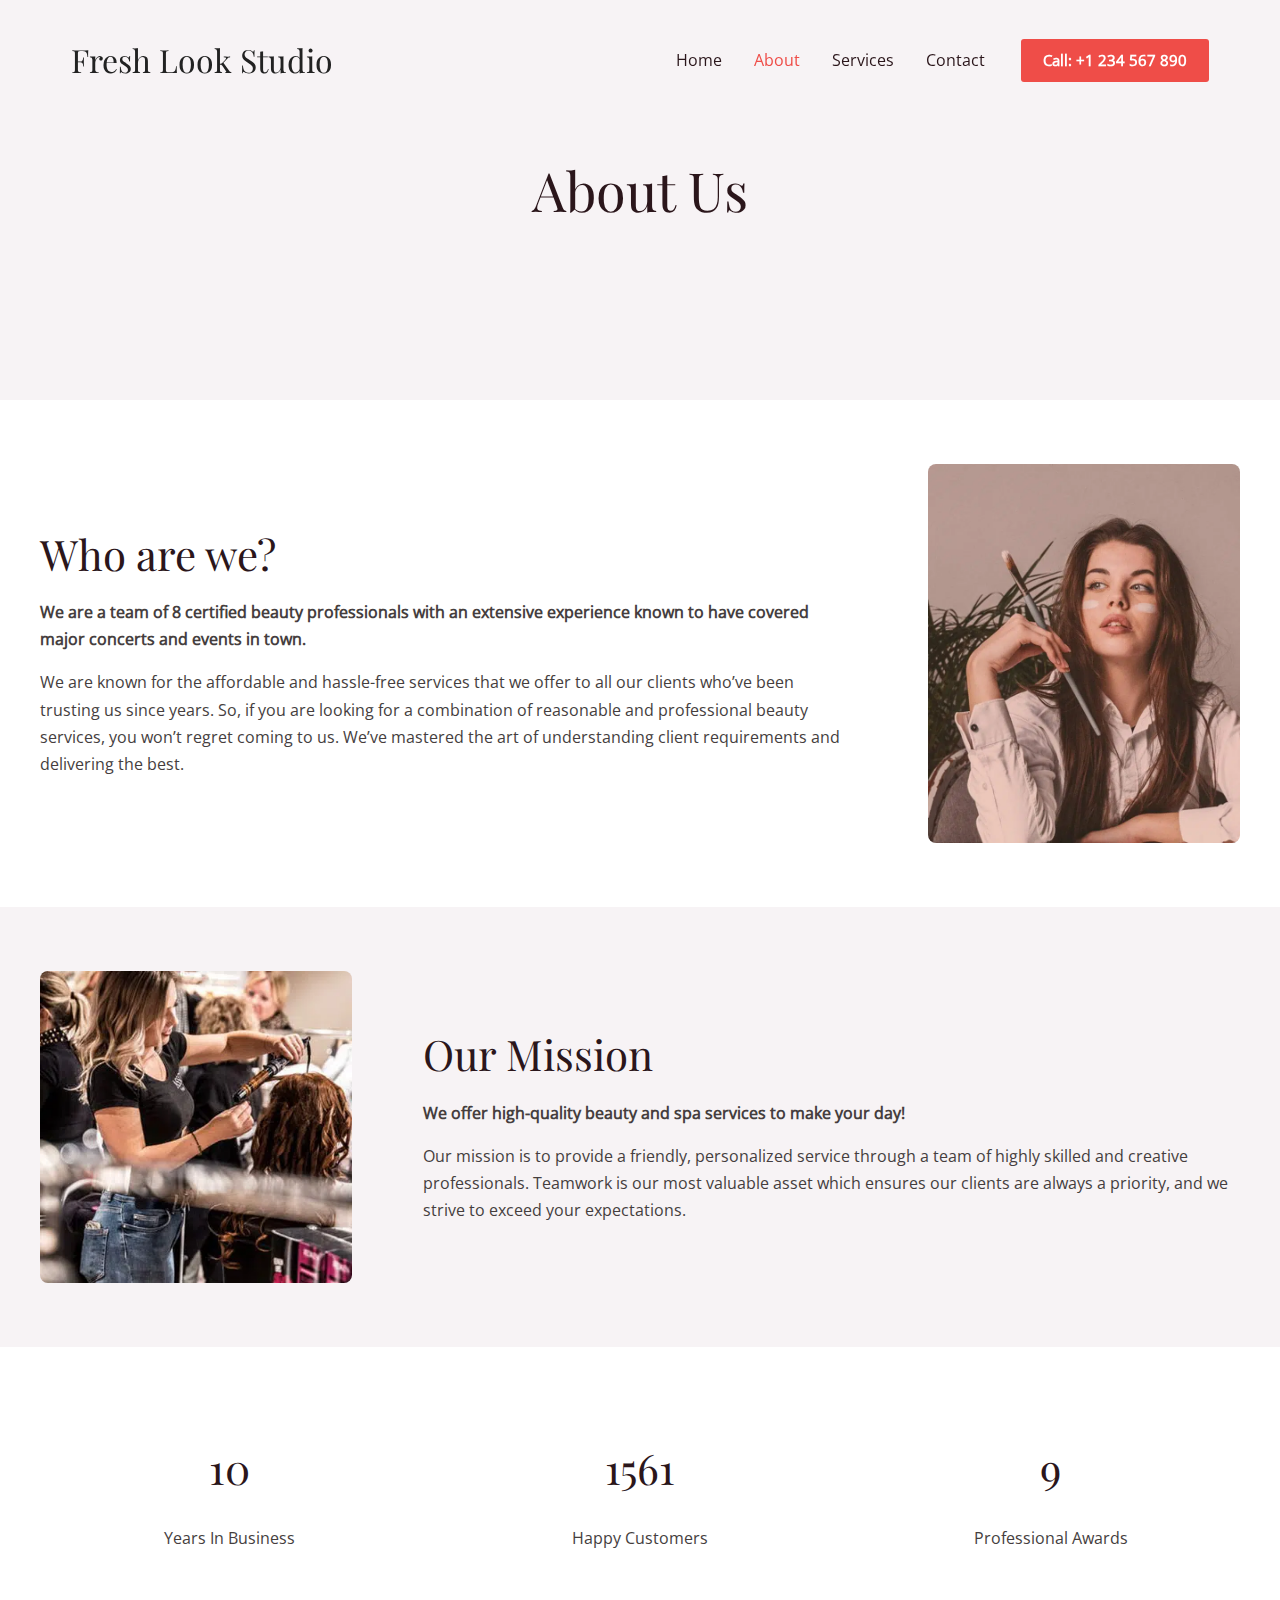
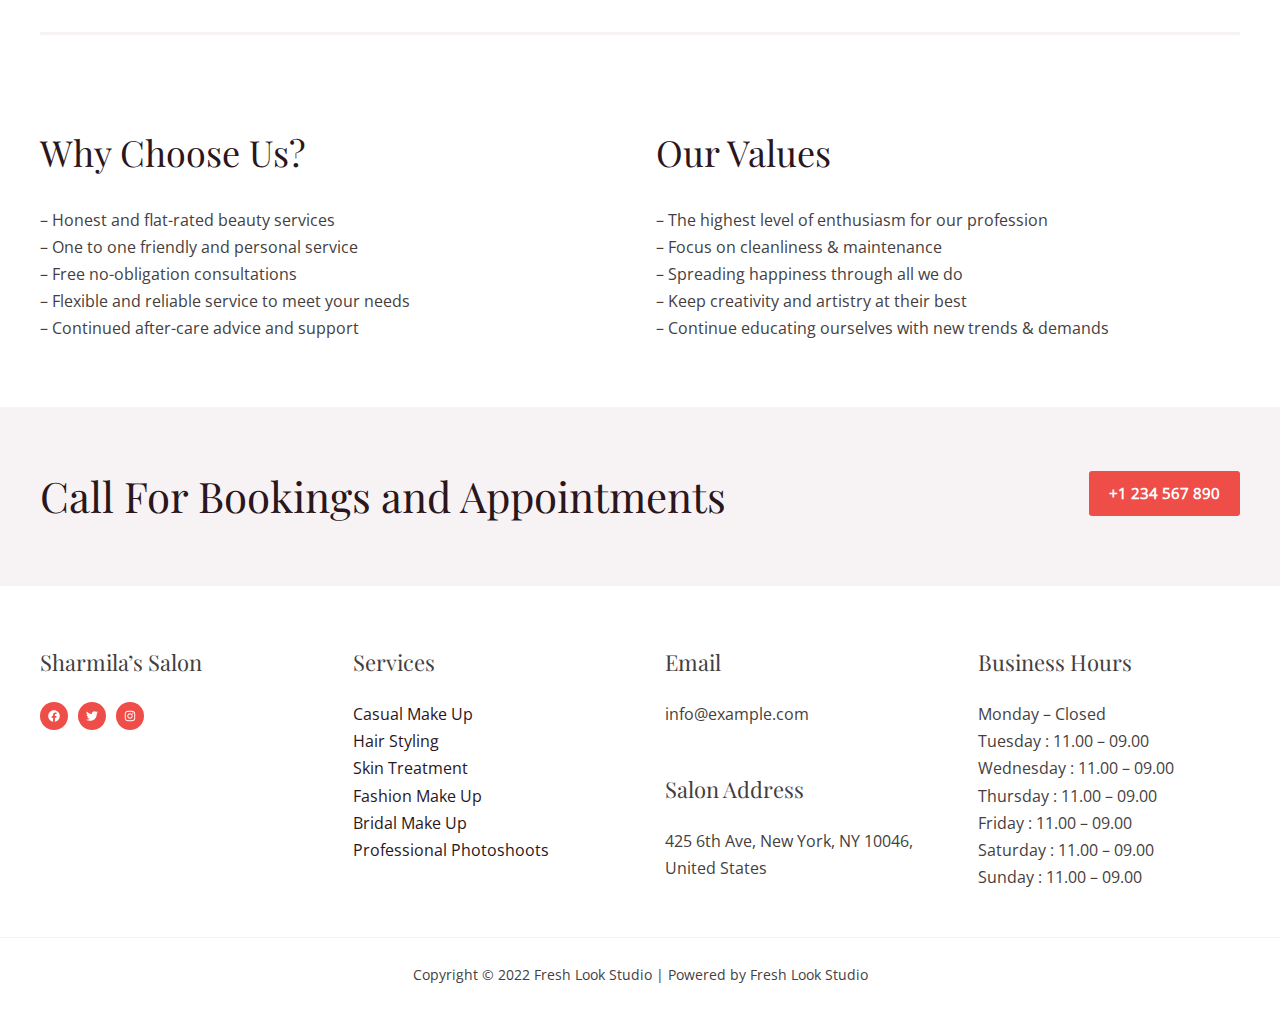
<file: about/index.html>
<!DOCTYPE html>
<html lang="cs">
<head>
<meta charset="UTF-8">
<meta name="viewport" content="width=device-width, initial-scale=1">
<link rel="profile" href="https://gmpg.org/xfn/11">
<link rel="preload" href="/wp-content/astra-local-fonts/open-sans/memSYaGs126MiZpBA-UvWbX2vVnXBbObj2OVZyOOSr4dVJWUgsjZ0B4gaVI.woff2" as="font" type="font/woff2" crossorigin>
<link rel="preload" href="/wp-content/astra-local-fonts/playfair-display/nuFvD-vYSZviVYUb_rj3ij__anPXJzDwcbmjWBN2PKeiunDXbtM.woff2" as="font" type="font/woff2" crossorigin>
<meta name="robots" content="index, follow, max-image-preview:large, max-snippet:-1, max-video-preview:-1">
<!-- This site is optimized with the Yoast SEO plugin v19.4 - https://yoast.com/wordpress/plugins/seo/ --><title>About - Fresh Look Studio</title>
<link rel="canonical" href="/about/">
<meta property="og:locale" content="cs_CZ">
<meta property="og:type" content="article">
<meta property="og:title" content="About - Fresh Look Studio">
<meta property="og:description" content="Who are we? We are a team of 8 certified beauty professionals with an extensive experience known to have covered major concerts and events in town. We are known for the affordable and hassle-free services that we offer to all our clients who’ve been trusting us since years. So, if you are looking for a &hellip; About Read More &raquo;">
<meta property="og:url" content="/about/">
<meta property="og:site_name" content="Fresh Look Studio">
<meta property="article:modified_time" content="2022-07-21T19:35:28+00:00">
<meta property="og:image" content="/wp-content/uploads/2021/04/about-image.jpg">
<meta name="twitter:card" content="summary_large_image">
<meta name="twitter:label1" content="Odhadovaná doba čtení">
<meta name="twitter:data1" content="2 minuty">
<script type="application/ld+json" class="yoast-schema-graph">{"@context":"https://schema.org","@graph":[{"@type":"WebSite","@id":"/#website","url":"/","name":"Fresh Look Studio","description":"Clean Theme made by Jan Heder","potentialAction":[{"@type":"SearchAction","target":{"@type":"EntryPoint","urlTemplate":"/?s={search_term_string}"},"query-input":"required name=search_term_string"}],"inLanguage":"cs"},{"@type":"ImageObject","inLanguage":"cs","@id":"/about/#primaryimage","url":"/wp-content/uploads/2021/04/about-image.jpg","contentUrl":"/wp-content/uploads/2021/04/about-image.jpg"},{"@type":"WebPage","@id":"/about/","url":"/about/","name":"About - Fresh Look Studio","isPartOf":{"@id":"/#website"},"primaryImageOfPage":{"@id":"/about/#primaryimage"},"image":{"@id":"/about/#primaryimage"},"thumbnailUrl":"/wp-content/uploads/2021/04/about-image.jpg","datePublished":"2021-05-13T05:05:52+00:00","dateModified":"2022-07-21T19:35:28+00:00","breadcrumb":{"@id":"/about/#breadcrumb"},"inLanguage":"cs","potentialAction":[{"@type":"ReadAction","target":["/about/"]}]},{"@type":"BreadcrumbList","@id":"/about/#breadcrumb","itemListElement":[{"@type":"ListItem","position":1,"name":"Domů","item":"/"},{"@type":"ListItem","position":2,"name":"About"}]}]}</script><!-- / Yoast SEO plugin. --><link rel="dns-prefetch" href="//s.w.org">
<link rel="alternate" type="application/rss+xml" title="Fresh Look Studio &raquo; RSS zdroj" href="/feed/">
<link rel="alternate" type="application/rss+xml" title="Fresh Look Studio &raquo; RSS komentářů" href="/comments/feed/">
<link rel="stylesheet" id="astra-theme-css-css" href="/wp-content/themes/jh-theme/assets/css/minified/frontend.min.css?ver=3.9.0" media="all">
<style id="astra-theme-css-inline-css">.ast-no-sidebar .entry-content .alignfull {margin-left: calc( -50vw + 50%);margin-right: calc( -50vw + 50%);max-width: 100vw;width: 100vw;}.ast-no-sidebar .entry-content .alignwide {margin-left: calc(-41vw + 50%);margin-right: calc(-41vw + 50%);max-width: unset;width: unset;}.ast-no-sidebar .entry-content .alignfull .alignfull,.ast-no-sidebar .entry-content .alignfull .alignwide,.ast-no-sidebar .entry-content .alignwide .alignfull,.ast-no-sidebar .entry-content .alignwide .alignwide,.ast-no-sidebar .entry-content .wp-block-column .alignfull,.ast-no-sidebar .entry-content .wp-block-column .alignwide{width: 100%;margin-left: auto;margin-right: auto;}.wp-block-gallery,.blocks-gallery-grid {margin: 0;}.wp-block-separator {max-width: 100px;}.wp-block-separator.is-style-wide,.wp-block-separator.is-style-dots {max-width: none;}.entry-content .has-2-columns .wp-block-column:first-child {padding-right: 10px;}.entry-content .has-2-columns .wp-block-column:last-child {padding-left: 10px;}@media (max-width: 782px) {.entry-content .wp-block-columns .wp-block-column {flex-basis: 100%;}.entry-content .has-2-columns .wp-block-column:first-child {padding-right: 0;}.entry-content .has-2-columns .wp-block-column:last-child {padding-left: 0;}}body .entry-content .wp-block-latest-posts {margin-left: 0;}body .entry-content .wp-block-latest-posts li {list-style: none;}.ast-no-sidebar .ast-container .entry-content .wp-block-latest-posts {margin-left: 0;}.ast-header-break-point .entry-content .alignwide {margin-left: auto;margin-right: auto;}.entry-content .blocks-gallery-item img {margin-bottom: auto;}.wp-block-pullquote {border-top: 4px solid #555d66;border-bottom: 4px solid #555d66;color: #40464d;}:root{--ast-container-default-xlg-padding:6.67em;--ast-container-default-lg-padding:5.67em;--ast-container-default-slg-padding:4.34em;--ast-container-default-md-padding:3.34em;--ast-container-default-sm-padding:6.67em;--ast-container-default-xs-padding:2.4em;--ast-container-default-xxs-padding:1.4em;}html{font-size:100%;}a,.page-title{color:var(--ast-global-color-2);}a:hover,a:focus{color:var(--ast-global-color-1);}body,button,input,select,textarea,.ast-button,.ast-custom-button{font-family:'Open Sans',sans-serif;font-weight:400;font-size:16px;font-size:1rem;line-height:1.7;}blockquote{color:var(--ast-global-color-3);}p,.entry-content p{margin-bottom:1em;}h1,.entry-content h1,h2,.entry-content h2,h3,.entry-content h3,h4,.entry-content h4,h5,.entry-content h5,h6,.entry-content h6,.site-title,.site-title a{font-family:'Playfair Display',serif;font-weight:normal;text-transform:none;}.site-title{font-size:32px;font-size:2rem;display:block;}header .custom-logo-link img{max-width:253px;}.astra-logo-svg{width:253px;}.ast-archive-description .ast-archive-title{font-size:40px;font-size:2.5rem;}.site-header .site-description{font-size:15px;font-size:0.9375rem;display:none;}.entry-title{font-size:30px;font-size:1.875rem;}h1,.entry-content h1{font-size:54px;font-size:3.375rem;font-weight:normal;font-family:'Playfair Display',serif;line-height:1.2;text-transform:none;}h2,.entry-content h2{font-size:42px;font-size:2.625rem;font-family:'Playfair Display',serif;line-height:1.2;text-transform:none;}h3,.entry-content h3{font-size:36px;font-size:2.25rem;font-weight:normal;font-family:'Playfair Display',serif;line-height:1.2;text-transform:none;}h4,.entry-content h4{font-size:25px;font-size:1.5625rem;line-height:1.2;font-family:'Playfair Display',serif;text-transform:none;}h5,.entry-content h5{font-size:20px;font-size:1.25rem;line-height:1.2;font-family:'Playfair Display',serif;text-transform:none;}h6,.entry-content h6{font-size:15px;font-size:0.9375rem;line-height:1.2;font-family:'Playfair Display',serif;text-transform:none;}.ast-single-post .entry-title,.page-title{font-size:30px;font-size:1.875rem;}::selection{background-color:var(--ast-global-color-0);color:#ffffff;}body,h1,.entry-title a,.entry-content h1,h2,.entry-content h2,h3,.entry-content h3,h4,.entry-content h4,h5,.entry-content h5,h6,.entry-content h6{color:var(--ast-global-color-3);}.tagcloud a:hover,.tagcloud a:focus,.tagcloud a.current-item{color:#ffffff;border-color:var(--ast-global-color-2);background-color:var(--ast-global-color-2);}input:focus,input[type="text"]:focus,input[type="email"]:focus,input[type="url"]:focus,input[type="password"]:focus,input[type="reset"]:focus,input[type="search"]:focus,textarea:focus{border-color:var(--ast-global-color-2);}input[type="radio"]:checked,input[type=reset],input[type="checkbox"]:checked,input[type="checkbox"]:hover:checked,input[type="checkbox"]:focus:checked,input[type=range]::-webkit-slider-thumb{border-color:var(--ast-global-color-2);background-color:var(--ast-global-color-2);box-shadow:none;}.site-footer a:hover + .post-count,.site-footer a:focus + .post-count{background:var(--ast-global-color-2);border-color:var(--ast-global-color-2);}.single .nav-links .nav-previous,.single .nav-links .nav-next{color:var(--ast-global-color-2);}.entry-meta,.entry-meta *{line-height:1.45;color:var(--ast-global-color-2);}.entry-meta a:hover,.entry-meta a:hover *,.entry-meta a:focus,.entry-meta a:focus *,.page-links > .page-link,.page-links .page-link:hover,.post-navigation a:hover{color:var(--ast-global-color-1);}#cat option,.secondary .calendar_wrap thead a,.secondary .calendar_wrap thead a:visited{color:var(--ast-global-color-2);}.secondary .calendar_wrap #today,.ast-progress-val span{background:var(--ast-global-color-2);}.secondary a:hover + .post-count,.secondary a:focus + .post-count{background:var(--ast-global-color-2);border-color:var(--ast-global-color-2);}.calendar_wrap #today > a{color:#ffffff;}.page-links .page-link,.single .post-navigation a{color:var(--ast-global-color-2);}.widget-title{font-size:22px;font-size:1.375rem;color:var(--ast-global-color-3);}@media (max-width:921px){#ast-desktop-header{display:none;}}@media (min-width:921px){#ast-mobile-header{display:none;}}.wp-block-buttons.aligncenter{justify-content:center;}@media (max-width:921px){.ast-theme-transparent-header #primary,.ast-theme-transparent-header #secondary{padding:0;}}@media (max-width:921px){.ast-plain-container.ast-no-sidebar #primary{padding:0;}}.ast-plain-container.ast-no-sidebar #primary{margin-top:0;margin-bottom:0;}@media (min-width:1200px){.wp-block-group .has-background{padding:20px;}}@media (min-width:1200px){.ast-no-sidebar.ast-separate-container .entry-content .wp-block-group.alignwide,.ast-no-sidebar.ast-separate-container .entry-content .wp-block-cover.alignwide{margin-left:-20px;margin-right:-20px;padding-left:20px;padding-right:20px;}.ast-no-sidebar.ast-separate-container .entry-content .wp-block-cover.alignfull,.ast-no-sidebar.ast-separate-container .entry-content .wp-block-group.alignfull{margin-left:-6.67em;margin-right:-6.67em;padding-left:6.67em;padding-right:6.67em;}}@media (min-width:1200px){.wp-block-cover-image.alignwide .wp-block-cover__inner-container,.wp-block-cover.alignwide .wp-block-cover__inner-container,.wp-block-cover-image.alignfull .wp-block-cover__inner-container,.wp-block-cover.alignfull .wp-block-cover__inner-container{width:100%;}}.wp-block-columns{margin-bottom:unset;}.wp-block-image.size-full{margin:2rem 0;}.wp-block-separator.has-background{padding:0;}.wp-block-gallery{margin-bottom:1.6em;}.wp-block-group{padding-top:4em;padding-bottom:4em;}.wp-block-group__inner-container .wp-block-columns:last-child,.wp-block-group__inner-container :last-child,.wp-block-table table{margin-bottom:0;}.blocks-gallery-grid{width:100%;}.wp-block-navigation-link__content{padding:5px 0;}.wp-block-group .wp-block-group .has-text-align-center,.wp-block-group .wp-block-column .has-text-align-center{max-width:100%;}.has-text-align-center{margin:0 auto;}@media (min-width:1200px){.wp-block-cover__inner-container,.alignwide .wp-block-group__inner-container,.alignfull .wp-block-group__inner-container{max-width:1200px;margin:0 auto;}.wp-block-group.alignnone,.wp-block-group.aligncenter,.wp-block-group.alignleft,.wp-block-group.alignright,.wp-block-group.alignwide,.wp-block-columns.alignwide{margin:2rem 0 1rem 0;}}@media (max-width:1200px){.wp-block-group{padding:3em;}.wp-block-group .wp-block-group{padding:1.5em;}.wp-block-columns,.wp-block-column{margin:1rem 0;}}@media (min-width:921px){.wp-block-columns .wp-block-group{padding:2em;}}@media (max-width:544px){.wp-block-cover-image .wp-block-cover__inner-container,.wp-block-cover .wp-block-cover__inner-container{width:unset;}.wp-block-cover,.wp-block-cover-image{padding:2em 0;}.wp-block-group,.wp-block-cover{padding:2em;}.wp-block-media-text__media img,.wp-block-media-text__media video{width:unset;max-width:100%;}.wp-block-media-text.has-background .wp-block-media-text__content{padding:1em;}}.wp-block-image.aligncenter{margin-left:auto;margin-right:auto;}.wp-block-table.aligncenter{margin-left:auto;margin-right:auto;}@media (min-width:544px){.entry-content .wp-block-media-text.has-media-on-the-right .wp-block-media-text__content{padding:0 8% 0 0;}.entry-content .wp-block-media-text .wp-block-media-text__content{padding:0 0 0 8%;}.ast-plain-container .site-content .entry-content .has-custom-content-position.is-position-bottom-left > *,.ast-plain-container .site-content .entry-content .has-custom-content-position.is-position-bottom-right > *,.ast-plain-container .site-content .entry-content .has-custom-content-position.is-position-top-left > *,.ast-plain-container .site-content .entry-content .has-custom-content-position.is-position-top-right > *,.ast-plain-container .site-content .entry-content .has-custom-content-position.is-position-center-right > *,.ast-plain-container .site-content .entry-content .has-custom-content-position.is-position-center-left > *{margin:0;}}@media (max-width:544px){.entry-content .wp-block-media-text .wp-block-media-text__content{padding:8% 0;}.wp-block-media-text .wp-block-media-text__media img{width:auto;max-width:100%;}}@media (max-width:921px){.ast-separate-container #primary,.ast-separate-container #secondary{padding:1.5em 0;}#primary,#secondary{padding:1.5em 0;margin:0;}.ast-left-sidebar #content > .ast-container{display:flex;flex-direction:column-reverse;width:100%;}.ast-separate-container .ast-article-post,.ast-separate-container .ast-article-single{padding:1.5em 2.14em;}.ast-author-box img.avatar{margin:20px 0 0 0;}}@media (min-width:922px){.ast-separate-container.ast-right-sidebar #primary,.ast-separate-container.ast-left-sidebar #primary{border:0;}.search-no-results.ast-separate-container #primary{margin-bottom:4em;}}.wp-block-button .wp-block-button__link{color:var(--ast-global-color-5);}.wp-block-button .wp-block-button__link:hover,.wp-block-button .wp-block-button__link:focus{color:var(--ast-global-color-5);background-color:var(--ast-global-color-1);border-color:var(--ast-global-color-1);}.elementor-widget-heading h1.elementor-heading-title{line-height:1.2;}.elementor-widget-heading h2.elementor-heading-title{line-height:1.2;}.elementor-widget-heading h3.elementor-heading-title{line-height:1.2;}.elementor-widget-heading h4.elementor-heading-title{line-height:1.2;}.elementor-widget-heading h5.elementor-heading-title{line-height:1.2;}.elementor-widget-heading h6.elementor-heading-title{line-height:1.2;}.wp-block-button .wp-block-button__link{border-top-width:0;border-right-width:0;border-left-width:0;border-bottom-width:0;border-color:var(--ast-global-color-0);background-color:var(--ast-global-color-0);color:var(--ast-global-color-5);font-family:inherit;font-weight:600;line-height:1;font-size:15px;font-size:0.9375rem;border-radius:3px;padding-top:15px;padding-right:20px;padding-bottom:15px;padding-left:20px;}@media (max-width:544px){.wp-block-button .wp-block-button__link{font-size:14px;font-size:0.875rem;}}.menu-toggle,button,.ast-button,.ast-custom-button,.button,input#submit,input[type="button"],input[type="submit"],input[type="reset"]{border-style:solid;border-top-width:0;border-right-width:0;border-left-width:0;border-bottom-width:0;color:var(--ast-global-color-5);border-color:var(--ast-global-color-0);background-color:var(--ast-global-color-0);border-radius:3px;padding-top:15px;padding-right:20px;padding-bottom:15px;padding-left:20px;font-family:inherit;font-weight:600;font-size:15px;font-size:0.9375rem;line-height:1;}button:focus,.menu-toggle:hover,button:hover,.ast-button:hover,.ast-custom-button:hover .button:hover,.ast-custom-button:hover ,input[type=reset]:hover,input[type=reset]:focus,input#submit:hover,input#submit:focus,input[type="button"]:hover,input[type="button"]:focus,input[type="submit"]:hover,input[type="submit"]:focus{color:var(--ast-global-color-5);background-color:var(--ast-global-color-1);border-color:var(--ast-global-color-1);}@media (min-width:544px){.ast-container{max-width:100%;}}@media (max-width:544px){.ast-separate-container .ast-article-post,.ast-separate-container .ast-article-single,.ast-separate-container .comments-title,.ast-separate-container .ast-archive-description{padding:1.5em 1em;}.ast-separate-container #content .ast-container{padding-left:0.54em;padding-right:0.54em;}.ast-separate-container .ast-comment-list li.depth-1{padding:1.5em 1em;margin-bottom:1.5em;}.ast-separate-container .ast-comment-list .bypostauthor{padding:.5em;}.ast-search-menu-icon.ast-dropdown-active .search-field{width:170px;}.menu-toggle,button,.ast-button,.button,input#submit,input[type="button"],input[type="submit"],input[type="reset"]{font-size:14px;font-size:0.875rem;}}@media (max-width:921px){.ast-mobile-header-stack .main-header-bar .ast-search-menu-icon{display:inline-block;}.ast-header-break-point.ast-header-custom-item-outside .ast-mobile-header-stack .main-header-bar .ast-search-icon{margin:0;}.ast-comment-avatar-wrap img{max-width:2.5em;}.ast-separate-container .ast-comment-list li.depth-1{padding:1.5em 2.14em;}.ast-separate-container .comment-respond{padding:2em 2.14em;}.ast-comment-meta{padding:0 1.8888em 1.3333em;}}body,.ast-separate-container{background-color:var(--ast-global-color-4);;background-image:none;;}.ast-no-sidebar.ast-separate-container .entry-content .alignfull {margin-left: -6.67em;margin-right: -6.67em;width: auto;}@media (max-width: 1200px) {.ast-no-sidebar.ast-separate-container .entry-content .alignfull {margin-left: -2.4em;margin-right: -2.4em;}}@media (max-width: 768px) {.ast-no-sidebar.ast-separate-container .entry-content .alignfull {margin-left: -2.14em;margin-right: -2.14em;}}@media (max-width: 544px) {.ast-no-sidebar.ast-separate-container .entry-content .alignfull {margin-left: -1em;margin-right: -1em;}}.ast-no-sidebar.ast-separate-container .entry-content .alignwide {margin-left: -20px;margin-right: -20px;}.ast-no-sidebar.ast-separate-container .entry-content .wp-block-column .alignfull,.ast-no-sidebar.ast-separate-container .entry-content .wp-block-column .alignwide {margin-left: auto;margin-right: auto;width: 100%;}@media (max-width:921px){.widget-title{font-size:22px;font-size:1.375rem;}body,button,input,select,textarea,.ast-button,.ast-custom-button{font-size:16px;font-size:1rem;}#secondary,#secondary button,#secondary input,#secondary select,#secondary textarea{font-size:16px;font-size:1rem;}.site-title{display:none;}.ast-archive-description .ast-archive-title{font-size:40px;}.site-header .site-description{display:none;}.entry-title{font-size:30px;}h1,.entry-content h1{font-size:45px;}h2,.entry-content h2{font-size:32px;}h3,.entry-content h3{font-size:26px;}h4,.entry-content h4{font-size:22px;font-size:1.375rem;}h5,.entry-content h5{font-size:18px;font-size:1.125rem;}h6,.entry-content h6{font-size:15px;font-size:0.9375rem;}.ast-single-post .entry-title,.page-title{font-size:30px;}.astra-logo-svg{width:160px;}header .custom-logo-link img,.ast-header-break-point .site-logo-img .custom-mobile-logo-link img{max-width:160px;}}@media (max-width:544px){.widget-title{font-size:22px;font-size:1.375rem;}body,button,input,select,textarea,.ast-button,.ast-custom-button{font-size:16px;font-size:1rem;}#secondary,#secondary button,#secondary input,#secondary select,#secondary textarea{font-size:16px;font-size:1rem;}.site-title{font-size:23px;font-size:1.4375rem;display:none;}.ast-archive-description .ast-archive-title{font-size:40px;}.site-header .site-description{display:none;}.entry-title{font-size:30px;}h1,.entry-content h1{font-size:32px;}h2,.entry-content h2{font-size:28px;}h3,.entry-content h3{font-size:22px;}h4,.entry-content h4{font-size:20px;font-size:1.25rem;}h5,.entry-content h5{font-size:20px;font-size:1.25rem;}h6,.entry-content h6{font-size:15px;font-size:0.9375rem;}.ast-single-post .entry-title,.page-title{font-size:30px;}}@media (max-width:544px){html{font-size:100%;}}@media (min-width:922px){.ast-container{max-width:1240px;}}@font-face {font-family: "Astra";src: url(/wp-content/themes/jh-theme/assets/fonts/astra.woff) format("woff"),url(/wp-content/themes/jh-theme/assets/fonts/astra.ttf) format("truetype"),url(/wp-content/themes/jh-theme/assets/fonts/astra.svg#astra) format("svg");font-weight: normal;font-style: normal;font-display: fallback;}@media (min-width:922px){.main-header-menu .sub-menu .menu-item.ast-left-align-sub-menu:hover > .sub-menu,.main-header-menu .sub-menu .menu-item.ast-left-align-sub-menu.focus > .sub-menu{margin-left:-0px;}}.ast-theme-transparent-header [data-section="section-header-mobile-trigger"] .ast-button-wrap .ast-mobile-menu-trigger-minimal{background:transparent;}.astra-icon-down_arrow::after {content: "\e900";font-family: Astra;}.astra-icon-close::after {content: "\e5cd";font-family: Astra;}.astra-icon-drag_handle::after {content: "\e25d";font-family: Astra;}.astra-icon-format_align_justify::after {content: "\e235";font-family: Astra;}.astra-icon-menu::after {content: "\e5d2";font-family: Astra;}.astra-icon-reorder::after {content: "\e8fe";font-family: Astra;}.astra-icon-search::after {content: "\e8b6";font-family: Astra;}.astra-icon-zoom_in::after {content: "\e56b";font-family: Astra;}.astra-icon-check-circle::after {content: "\e901";font-family: Astra;}.astra-icon-shopping-cart::after {content: "\f07a";font-family: Astra;}.astra-icon-shopping-bag::after {content: "\f290";font-family: Astra;}.astra-icon-shopping-basket::after {content: "\f291";font-family: Astra;}.astra-icon-circle-o::after {content: "\e903";font-family: Astra;}.astra-icon-certificate::after {content: "\e902";font-family: Astra;}blockquote {padding: 1.2em;}:root .has-ast-global-color-0-color{color:var(--ast-global-color-0);}:root .has-ast-global-color-0-background-color{background-color:var(--ast-global-color-0);}:root .wp-block-button .has-ast-global-color-0-color{color:var(--ast-global-color-0);}:root .wp-block-button .has-ast-global-color-0-background-color{background-color:var(--ast-global-color-0);}:root .has-ast-global-color-1-color{color:var(--ast-global-color-1);}:root .has-ast-global-color-1-background-color{background-color:var(--ast-global-color-1);}:root .wp-block-button .has-ast-global-color-1-color{color:var(--ast-global-color-1);}:root .wp-block-button .has-ast-global-color-1-background-color{background-color:var(--ast-global-color-1);}:root .has-ast-global-color-2-color{color:var(--ast-global-color-2);}:root .has-ast-global-color-2-background-color{background-color:var(--ast-global-color-2);}:root .wp-block-button .has-ast-global-color-2-color{color:var(--ast-global-color-2);}:root .wp-block-button .has-ast-global-color-2-background-color{background-color:var(--ast-global-color-2);}:root .has-ast-global-color-3-color{color:var(--ast-global-color-3);}:root .has-ast-global-color-3-background-color{background-color:var(--ast-global-color-3);}:root .wp-block-button .has-ast-global-color-3-color{color:var(--ast-global-color-3);}:root .wp-block-button .has-ast-global-color-3-background-color{background-color:var(--ast-global-color-3);}:root .has-ast-global-color-4-color{color:var(--ast-global-color-4);}:root .has-ast-global-color-4-background-color{background-color:var(--ast-global-color-4);}:root .wp-block-button .has-ast-global-color-4-color{color:var(--ast-global-color-4);}:root .wp-block-button .has-ast-global-color-4-background-color{background-color:var(--ast-global-color-4);}:root .has-ast-global-color-5-color{color:var(--ast-global-color-5);}:root .has-ast-global-color-5-background-color{background-color:var(--ast-global-color-5);}:root .wp-block-button .has-ast-global-color-5-color{color:var(--ast-global-color-5);}:root .wp-block-button .has-ast-global-color-5-background-color{background-color:var(--ast-global-color-5);}:root .has-ast-global-color-6-color{color:var(--ast-global-color-6);}:root .has-ast-global-color-6-background-color{background-color:var(--ast-global-color-6);}:root .wp-block-button .has-ast-global-color-6-color{color:var(--ast-global-color-6);}:root .wp-block-button .has-ast-global-color-6-background-color{background-color:var(--ast-global-color-6);}:root .has-ast-global-color-7-color{color:var(--ast-global-color-7);}:root .has-ast-global-color-7-background-color{background-color:var(--ast-global-color-7);}:root .wp-block-button .has-ast-global-color-7-color{color:var(--ast-global-color-7);}:root .wp-block-button .has-ast-global-color-7-background-color{background-color:var(--ast-global-color-7);}:root .has-ast-global-color-8-color{color:var(--ast-global-color-8);}:root .has-ast-global-color-8-background-color{background-color:var(--ast-global-color-8);}:root .wp-block-button .has-ast-global-color-8-color{color:var(--ast-global-color-8);}:root .wp-block-button .has-ast-global-color-8-background-color{background-color:var(--ast-global-color-8);}:root{--ast-global-color-0:#EF4D48;--ast-global-color-1:#D90700;--ast-global-color-2:#2B161B;--ast-global-color-3:#453E3E;--ast-global-color-4:#F7F3F5;--ast-global-color-5:#FFFFFF;--ast-global-color-6:#000000;--ast-global-color-7:#4B4F58;--ast-global-color-8:#F6F7F8;}:root {--ast-border-color : #dddddd;}.ast-theme-transparent-header #masthead .site-logo-img .transparent-custom-logo .astra-logo-svg{width:150px;}.ast-theme-transparent-header #masthead .site-logo-img .transparent-custom-logo img{ max-width:150px;}@media (max-width:921px){.ast-theme-transparent-header #masthead .site-logo-img .transparent-custom-logo .astra-logo-svg{width:120px;}.ast-theme-transparent-header #masthead .site-logo-img .transparent-custom-logo img{ max-width:120px;}}@media (max-width:543px){.ast-theme-transparent-header #masthead .site-logo-img .transparent-custom-logo .astra-logo-svg{width:100px;}.ast-theme-transparent-header #masthead .site-logo-img .transparent-custom-logo img{ max-width:100px;}}@media (min-width:921px){.ast-theme-transparent-header #masthead{position:absolute;left:0;right:0;}.ast-theme-transparent-header .main-header-bar,.ast-theme-transparent-header.ast-header-break-point .main-header-bar{background:none;}body.elementor-editor-active.ast-theme-transparent-header #masthead,.fl-builder-edit .ast-theme-transparent-header #masthead,body.vc_editor.ast-theme-transparent-header #masthead,body.brz-ed.ast-theme-transparent-header #masthead{z-index:0;}.ast-header-break-point.ast-replace-site-logo-transparent.ast-theme-transparent-header .custom-mobile-logo-link{display:none;}.ast-header-break-point.ast-replace-site-logo-transparent.ast-theme-transparent-header .transparent-custom-logo{display:inline-block;}.ast-theme-transparent-header .ast-above-header,.ast-theme-transparent-header .ast-above-header.ast-above-header-bar{background-image:none;background-color:transparent;}.ast-theme-transparent-header .ast-below-header{background-image:none;background-color:transparent;}}.ast-theme-transparent-header .ast-builder-menu .main-header-menu,.ast-theme-transparent-header .ast-builder-menu .main-header-menu .menu-link,.ast-theme-transparent-header [CLASS*="ast-builder-menu-"] .main-header-menu .menu-item > .menu-link,.ast-theme-transparent-header .ast-masthead-custom-menu-items,.ast-theme-transparent-header .ast-masthead-custom-menu-items a,.ast-theme-transparent-header .ast-builder-menu .main-header-menu .menu-item > .ast-menu-toggle,.ast-theme-transparent-header .ast-builder-menu .main-header-menu .menu-item > .ast-menu-toggle,.ast-theme-transparent-header .ast-above-header-navigation a,.ast-header-break-point.ast-theme-transparent-header .ast-above-header-navigation a,.ast-header-break-point.ast-theme-transparent-header .ast-above-header-navigation > ul.ast-above-header-menu > .menu-item-has-children:not(.current-menu-item) > .ast-menu-toggle,.ast-theme-transparent-header .ast-below-header-menu,.ast-theme-transparent-header .ast-below-header-menu a,.ast-header-break-point.ast-theme-transparent-header .ast-below-header-menu a,.ast-header-break-point.ast-theme-transparent-header .ast-below-header-menu,.ast-theme-transparent-header .main-header-menu .menu-link{color:var(--ast-global-color-2);}.ast-theme-transparent-header .ast-builder-menu .main-header-menu .menu-item:hover > .menu-link,.ast-theme-transparent-header .ast-builder-menu .main-header-menu .menu-item:hover > .ast-menu-toggle,.ast-theme-transparent-header .ast-builder-menu .main-header-menu .ast-masthead-custom-menu-items a:hover,.ast-theme-transparent-header .ast-builder-menu .main-header-menu .focus > .menu-link,.ast-theme-transparent-header .ast-builder-menu .main-header-menu .focus > .ast-menu-toggle,.ast-theme-transparent-header .ast-builder-menu .main-header-menu .current-menu-item > .menu-link,.ast-theme-transparent-header .ast-builder-menu .main-header-menu .current-menu-ancestor > .menu-link,.ast-theme-transparent-header .ast-builder-menu .main-header-menu .current-menu-item > .ast-menu-toggle,.ast-theme-transparent-header .ast-builder-menu .main-header-menu .current-menu-ancestor > .ast-menu-toggle,.ast-theme-transparent-header [CLASS*="ast-builder-menu-"] .main-header-menu .current-menu-item > .menu-link,.ast-theme-transparent-header [CLASS*="ast-builder-menu-"] .main-header-menu .current-menu-ancestor > .menu-link,.ast-theme-transparent-header [CLASS*="ast-builder-menu-"] .main-header-menu .current-menu-item > .ast-menu-toggle,.ast-theme-transparent-header [CLASS*="ast-builder-menu-"] .main-header-menu .current-menu-ancestor > .ast-menu-toggle,.ast-theme-transparent-header .main-header-menu .menu-item:hover > .menu-link,.ast-theme-transparent-header .main-header-menu .current-menu-item > .menu-link,.ast-theme-transparent-header .main-header-menu .current-menu-ancestor > .menu-link{color:var(--ast-global-color-0);}@media (max-width:921px){.ast-theme-transparent-header #masthead{position:absolute;left:0;right:0;}.ast-theme-transparent-header .main-header-bar,.ast-theme-transparent-header.ast-header-break-point .main-header-bar{background:none;}body.elementor-editor-active.ast-theme-transparent-header #masthead,.fl-builder-edit .ast-theme-transparent-header #masthead,body.vc_editor.ast-theme-transparent-header #masthead,body.brz-ed.ast-theme-transparent-header #masthead{z-index:0;}.ast-header-break-point.ast-replace-site-logo-transparent.ast-theme-transparent-header .custom-mobile-logo-link{display:none;}.ast-header-break-point.ast-replace-site-logo-transparent.ast-theme-transparent-header .transparent-custom-logo{display:inline-block;}.ast-theme-transparent-header .ast-above-header,.ast-theme-transparent-header .ast-above-header.ast-above-header-bar{background-image:none;background-color:transparent;}.ast-theme-transparent-header .ast-below-header{background-image:none;background-color:transparent;}}@media (max-width:921px){.ast-theme-transparent-header .ast-builder-menu .main-header-menu,.ast-theme-transparent-header .ast-builder-menu .main-header-menu .menu-link,.ast-theme-transparent-header [CLASS*="ast-builder-menu-"] .main-header-menu .menu-item > .menu-link,.ast-theme-transparent-header .ast-masthead-custom-menu-items,.ast-theme-transparent-header .ast-masthead-custom-menu-items a,.ast-theme-transparent-header .ast-builder-menu .main-header-menu .menu-item > .ast-menu-toggle,.ast-theme-transparent-header .ast-builder-menu .main-header-menu .menu-item > .ast-menu-toggle,.ast-theme-transparent-header .main-header-menu .menu-link{color:var(--ast-global-color-3);}.ast-theme-transparent-header .ast-builder-menu .main-header-menu .menu-item:hover > .menu-link,.ast-theme-transparent-header .ast-builder-menu .main-header-menu .menu-item:hover > .ast-menu-toggle,.ast-theme-transparent-header .ast-builder-menu .main-header-menu .ast-masthead-custom-menu-items a:hover,.ast-theme-transparent-header .ast-builder-menu .main-header-menu .focus > .menu-link,.ast-theme-transparent-header .ast-builder-menu .main-header-menu .focus > .ast-menu-toggle,.ast-theme-transparent-header .ast-builder-menu .main-header-menu .current-menu-item > .menu-link,.ast-theme-transparent-header .ast-builder-menu .main-header-menu .current-menu-ancestor > .menu-link,.ast-theme-transparent-header .ast-builder-menu .main-header-menu .current-menu-item > .ast-menu-toggle,.ast-theme-transparent-header .ast-builder-menu .main-header-menu .current-menu-ancestor > .ast-menu-toggle,.ast-theme-transparent-header [CLASS*="ast-builder-menu-"] .main-header-menu .current-menu-item > .menu-link,.ast-theme-transparent-header [CLASS*="ast-builder-menu-"] .main-header-menu .current-menu-ancestor > .menu-link,.ast-theme-transparent-header [CLASS*="ast-builder-menu-"] .main-header-menu .current-menu-item > .ast-menu-toggle,.ast-theme-transparent-header [CLASS*="ast-builder-menu-"] .main-header-menu .current-menu-ancestor > .ast-menu-toggle,.ast-theme-transparent-header .main-header-menu .menu-item:hover > .menu-link,.ast-theme-transparent-header .main-header-menu .current-menu-item > .menu-link,.ast-theme-transparent-header .main-header-menu .current-menu-ancestor > .menu-link{color:var(--ast-global-color-0);}}.ast-theme-transparent-header #ast-desktop-header > [CLASS*="-header-wrap"]:last-child > [CLASS*="-header-bar"],.ast-theme-transparent-header.ast-header-break-point #ast-mobile-header > [CLASS*="-header-wrap"]:last-child > [CLASS*="-header-bar"]{border-bottom-style:none;}.ast-breadcrumbs .trail-browse,.ast-breadcrumbs .trail-items,.ast-breadcrumbs .trail-items li{display:inline-block;margin:0;padding:0;border:none;background:inherit;text-indent:0;}.ast-breadcrumbs .trail-browse{font-size:inherit;font-style:inherit;font-weight:inherit;color:inherit;}.ast-breadcrumbs .trail-items{list-style:none;}.trail-items li::after{padding:0 0.3em;content:"\00bb";}.trail-items li:last-of-type::after{display:none;}h1,.entry-content h1,h2,.entry-content h2,h3,.entry-content h3,h4,.entry-content h4,h5,.entry-content h5,h6,.entry-content h6{color:var(--ast-global-color-2);}@media (max-width:921px){.ast-builder-grid-row-container.ast-builder-grid-row-tablet-3-firstrow .ast-builder-grid-row > *:first-child,.ast-builder-grid-row-container.ast-builder-grid-row-tablet-3-lastrow .ast-builder-grid-row > *:last-child{grid-column:1 / -1;}}@media (max-width:544px){.ast-builder-grid-row-container.ast-builder-grid-row-mobile-3-firstrow .ast-builder-grid-row > *:first-child,.ast-builder-grid-row-container.ast-builder-grid-row-mobile-3-lastrow .ast-builder-grid-row > *:last-child{grid-column:1 / -1;}}.ast-builder-layout-element[data-section="title_tagline"]{display:flex;}@media (max-width:921px){.ast-header-break-point .ast-builder-layout-element[data-section="title_tagline"]{display:flex;}}@media (max-width:544px){.ast-header-break-point .ast-builder-layout-element[data-section="title_tagline"]{display:flex;}}[data-section*="section-hb-button-"] .menu-link{display:none;}.ast-header-button-1[data-section*="section-hb-button-"] .ast-builder-button-wrap .ast-custom-button{font-size:15px;font-size:0.9375rem;}.ast-header-button-1[data-section*="section-hb-button-"] .ast-builder-button-wrap .ast-custom-button{padding-top:14px;padding-bottom:14px;padding-left:22px;padding-right:22px;}@media (max-width:921px){.ast-header-button-1[data-section*="section-hb-button-"] .ast-builder-button-wrap .ast-custom-button{margin-top:20px;margin-bottom:20px;margin-left:20px;margin-right:20px;}}.ast-header-button-1[data-section="section-hb-button-1"]{display:flex;}@media (max-width:921px){.ast-header-break-point .ast-header-button-1[data-section="section-hb-button-1"]{display:flex;}}@media (max-width:544px){.ast-header-break-point .ast-header-button-1[data-section="section-hb-button-1"]{display:flex;}}.ast-builder-menu-1{font-family:inherit;font-weight:inherit;}.ast-builder-menu-1 .sub-menu,.ast-builder-menu-1 .inline-on-mobile .sub-menu{border-top-width:2px;border-bottom-width:0;border-right-width:0;border-left-width:0;border-color:var(--ast-global-color-0);border-style:solid;border-radius:0;}.ast-builder-menu-1 .main-header-menu > .menu-item > .sub-menu,.ast-builder-menu-1 .main-header-menu > .menu-item > .astra-full-megamenu-wrapper{margin-top:0;}.ast-desktop .ast-builder-menu-1 .main-header-menu > .menu-item > .sub-menu:before,.ast-desktop .ast-builder-menu-1 .main-header-menu > .menu-item > .astra-full-megamenu-wrapper:before{height:calc( 0px + 5px );}.ast-builder-menu-1 .main-header-menu,.ast-header-break-point .ast-builder-menu-1 .main-header-menu{margin-left:10px;}.ast-desktop .ast-builder-menu-1 .menu-item .sub-menu .menu-link{border-style:none;}@media (max-width:921px){.ast-header-break-point .ast-builder-menu-1 .menu-item.menu-item-has-children > .ast-menu-toggle{top:0;}.ast-builder-menu-1 .menu-item-has-children > .menu-link:after{content:unset;}}@media (max-width:544px){.ast-header-break-point .ast-builder-menu-1 .menu-item.menu-item-has-children > .ast-menu-toggle{top:0;}}.ast-builder-menu-1{display:flex;}@media (max-width:921px){.ast-header-break-point .ast-builder-menu-1{display:flex;}}@media (max-width:544px){.ast-header-break-point .ast-builder-menu-1{display:flex;}}.site-below-footer-wrap{padding-top:20px;padding-bottom:20px;}.site-below-footer-wrap[data-section="section-below-footer-builder"]{background-color:rgba(255,255,255,0);;background-image:none;;min-height:74px;border-style:solid;border-width:0px;border-top-width:1px;border-top-color:var(--ast-global-color-4);}.site-below-footer-wrap[data-section="section-below-footer-builder"] .ast-builder-grid-row{max-width:1200px;margin-left:auto;margin-right:auto;}.site-below-footer-wrap[data-section="section-below-footer-builder"] .ast-builder-grid-row,.site-below-footer-wrap[data-section="section-below-footer-builder"] .site-footer-section{align-items:flex-start;}.site-below-footer-wrap[data-section="section-below-footer-builder"].ast-footer-row-inline .site-footer-section{display:flex;margin-bottom:0;}.ast-builder-grid-row-full .ast-builder-grid-row{grid-template-columns:1fr;}@media (max-width:921px){.site-below-footer-wrap[data-section="section-below-footer-builder"].ast-footer-row-tablet-inline .site-footer-section{display:flex;margin-bottom:0;}.site-below-footer-wrap[data-section="section-below-footer-builder"].ast-footer-row-tablet-stack .site-footer-section{display:block;margin-bottom:10px;}.ast-builder-grid-row-container.ast-builder-grid-row-tablet-full .ast-builder-grid-row{grid-template-columns:1fr;}}@media (max-width:544px){.site-below-footer-wrap[data-section="section-below-footer-builder"].ast-footer-row-mobile-inline .site-footer-section{display:flex;margin-bottom:0;}.site-below-footer-wrap[data-section="section-below-footer-builder"].ast-footer-row-mobile-stack .site-footer-section{display:block;margin-bottom:10px;}.ast-builder-grid-row-container.ast-builder-grid-row-mobile-full .ast-builder-grid-row{grid-template-columns:1fr;}}@media (max-width:544px){.site-below-footer-wrap[data-section="section-below-footer-builder"]{padding-left:24px;padding-right:24px;}}.site-below-footer-wrap[data-section="section-below-footer-builder"]{display:grid;}@media (max-width:921px){.ast-header-break-point .site-below-footer-wrap[data-section="section-below-footer-builder"]{display:grid;}}@media (max-width:544px){.ast-header-break-point .site-below-footer-wrap[data-section="section-below-footer-builder"]{display:grid;}}.ast-footer-copyright{text-align:center;}.ast-footer-copyright {color:var(--ast-global-color-3);}@media (max-width:921px){.ast-footer-copyright{text-align:center;}}@media (max-width:544px){.ast-footer-copyright{text-align:center;}}.ast-footer-copyright {font-size:14px;font-size:0.875rem;}.ast-footer-copyright.ast-builder-layout-element{display:flex;}@media (max-width:921px){.ast-header-break-point .ast-footer-copyright.ast-builder-layout-element{display:flex;}}@media (max-width:544px){.ast-header-break-point .ast-footer-copyright.ast-builder-layout-element{display:flex;}}.ast-builder-social-element:hover {color: #0274be;}.ast-social-stack-desktop .ast-builder-social-element,.ast-social-stack-tablet .ast-builder-social-element,.ast-social-stack-mobile .ast-builder-social-element {margin-top: 6px;margin-bottom: 6px;}.ast-social-color-type-official .ast-builder-social-element,.ast-social-color-type-official .social-item-label {color: var(--color);background-color: var(--background-color);}.header-social-inner-wrap.ast-social-color-type-official .ast-builder-social-element svg,.footer-social-inner-wrap.ast-social-color-type-official .ast-builder-social-element svg {fill: currentColor;}.social-show-label-true .ast-builder-social-element {width: auto;padding: 0 0.4em;}[data-section^="section-fb-social-icons-"] .footer-social-inner-wrap {text-align: center;}.ast-footer-social-wrap {width: 100%;}.ast-footer-social-wrap .ast-builder-social-element:first-child {margin-left: 0;}.ast-footer-social-wrap .ast-builder-social-element:last-child {margin-right: 0;}.ast-header-social-wrap .ast-builder-social-element:first-child {margin-left: 0;}.ast-header-social-wrap .ast-builder-social-element:last-child {margin-right: 0;}.ast-builder-social-element {line-height: 1;color: #3a3a3a;background: transparent;vertical-align: middle;transition: all 0.01s;margin-left: 6px;margin-right: 6px;justify-content: center;align-items: center;}.ast-builder-social-element {line-height: 1;color: #3a3a3a;background: transparent;vertical-align: middle;transition: all 0.01s;margin-left: 6px;margin-right: 6px;justify-content: center;align-items: center;}.ast-builder-social-element .social-item-label {padding-left: 6px;}.ast-footer-social-1-wrap .ast-builder-social-element{margin-left:5px;margin-right:5px;padding:8px;border-radius:50px;background:var(--ast-global-color-0);}.ast-footer-social-1-wrap .ast-builder-social-element svg{width:12px;height:12px;}.ast-footer-social-1-wrap .ast-social-icon-image-wrap{margin:8px;}.ast-footer-social-1-wrap .ast-social-color-type-custom svg{fill:var(--ast-global-color-5);}.ast-footer-social-1-wrap .ast-social-color-type-custom .ast-builder-social-element:hover{color:var(--ast-global-color-5);background:var(--ast-global-color-1);}.ast-footer-social-1-wrap .ast-social-color-type-custom .ast-builder-social-element:hover svg{fill:var(--ast-global-color-5);}.ast-footer-social-1-wrap .ast-social-color-type-custom .social-item-label{color:var(--ast-global-color-5);}.ast-footer-social-1-wrap .ast-builder-social-element:hover .social-item-label{color:var(--ast-global-color-5);}[data-section="section-fb-social-icons-1"] .footer-social-inner-wrap{text-align:left;}@media (max-width:921px){.ast-footer-social-1-wrap{margin-bottom:60px;}[data-section="section-fb-social-icons-1"] .footer-social-inner-wrap{text-align:left;}}@media (max-width:544px){.ast-footer-social-1-wrap{margin-top:00px;margin-bottom:00px;margin-left:00px;margin-right:00px;}[data-section="section-fb-social-icons-1"] .footer-social-inner-wrap{text-align:center;}}.ast-builder-layout-element[data-section="section-fb-social-icons-1"]{display:flex;}@media (max-width:921px){.ast-header-break-point .ast-builder-layout-element[data-section="section-fb-social-icons-1"]{display:flex;}}@media (max-width:544px){.ast-header-break-point .ast-builder-layout-element[data-section="section-fb-social-icons-1"]{display:flex;}}.site-footer{background-color:var(--ast-global-color-5);;background-image:none;;}.site-primary-footer-wrap{padding-top:45px;padding-bottom:45px;}.site-primary-footer-wrap[data-section="section-primary-footer-builder"]{background-color:rgba(255,255,255,0);;background-image:none;;border-style:solid;border-width:0px;border-top-width:1px;border-top-color:var(--ast-global-color-4);}.site-primary-footer-wrap[data-section="section-primary-footer-builder"] .ast-builder-grid-row{max-width:1200px;margin-left:auto;margin-right:auto;}.site-primary-footer-wrap[data-section="section-primary-footer-builder"] .ast-builder-grid-row,.site-primary-footer-wrap[data-section="section-primary-footer-builder"] .site-footer-section{align-items:flex-start;}.site-primary-footer-wrap[data-section="section-primary-footer-builder"].ast-footer-row-inline .site-footer-section{display:flex;margin-bottom:0;}.ast-builder-grid-row-4-equal .ast-builder-grid-row{grid-template-columns:repeat( 4,1fr );}@media (max-width:921px){.site-primary-footer-wrap[data-section="section-primary-footer-builder"].ast-footer-row-tablet-inline .site-footer-section{display:flex;margin-bottom:0;}.site-primary-footer-wrap[data-section="section-primary-footer-builder"].ast-footer-row-tablet-stack .site-footer-section{display:block;margin-bottom:10px;}.ast-builder-grid-row-container.ast-builder-grid-row-tablet-2-equal .ast-builder-grid-row{grid-template-columns:repeat( 2,1fr );}}@media (max-width:544px){.site-primary-footer-wrap[data-section="section-primary-footer-builder"].ast-footer-row-mobile-inline .site-footer-section{display:flex;margin-bottom:0;}.site-primary-footer-wrap[data-section="section-primary-footer-builder"].ast-footer-row-mobile-stack .site-footer-section{display:block;margin-bottom:10px;}.ast-builder-grid-row-container.ast-builder-grid-row-mobile-full .ast-builder-grid-row{grid-template-columns:1fr;}}.site-primary-footer-wrap[data-section="section-primary-footer-builder"]{padding-top:60px;padding-bottom:30px;}@media (max-width:921px){.site-primary-footer-wrap[data-section="section-primary-footer-builder"]{padding-top:50px;padding-bottom:50px;padding-left:80px;padding-right:80px;}}@media (max-width:544px){.site-primary-footer-wrap[data-section="section-primary-footer-builder"]{padding-top:50px;padding-bottom:0px;padding-left:25px;padding-right:25px;}}.site-primary-footer-wrap[data-section="section-primary-footer-builder"]{display:grid;}@media (max-width:921px){.ast-header-break-point .site-primary-footer-wrap[data-section="section-primary-footer-builder"]{display:grid;}}@media (max-width:544px){.ast-header-break-point .site-primary-footer-wrap[data-section="section-primary-footer-builder"]{display:grid;}}.footer-widget-area[data-section="sidebar-widgets-footer-widget-1"] .footer-widget-area-inner{text-align:left;}@media (max-width:921px){.footer-widget-area[data-section="sidebar-widgets-footer-widget-1"] .footer-widget-area-inner{text-align:left;}}@media (max-width:544px){.footer-widget-area[data-section="sidebar-widgets-footer-widget-1"] .footer-widget-area-inner{text-align:center;}}.footer-widget-area[data-section="sidebar-widgets-footer-widget-1"]{display:block;}@media (max-width:921px){.ast-header-break-point .footer-widget-area[data-section="sidebar-widgets-footer-widget-1"]{display:block;}}@media (max-width:544px){.ast-header-break-point .footer-widget-area[data-section="sidebar-widgets-footer-widget-1"]{display:block;}}.footer-widget-area[data-section="sidebar-widgets-footer-widget-2"]{display:block;}@media (max-width:921px){.ast-header-break-point .footer-widget-area[data-section="sidebar-widgets-footer-widget-2"]{display:block;}}@media (max-width:544px){.ast-header-break-point .footer-widget-area[data-section="sidebar-widgets-footer-widget-2"]{display:block;}}.footer-widget-area[data-section="sidebar-widgets-footer-widget-3"]{display:block;}@media (max-width:921px){.ast-header-break-point .footer-widget-area[data-section="sidebar-widgets-footer-widget-3"]{display:block;}}@media (max-width:544px){.ast-header-break-point .footer-widget-area[data-section="sidebar-widgets-footer-widget-3"]{display:block;}}.footer-widget-area[data-section="sidebar-widgets-footer-widget-4"]{display:block;}@media (max-width:921px){.ast-header-break-point .footer-widget-area[data-section="sidebar-widgets-footer-widget-4"]{display:block;}}@media (max-width:544px){.ast-header-break-point .footer-widget-area[data-section="sidebar-widgets-footer-widget-4"]{display:block;}}.footer-widget-area[data-section="sidebar-widgets-footer-widget-2"] .footer-widget-area-inner{text-align:left;}@media (max-width:921px){.footer-widget-area[data-section="sidebar-widgets-footer-widget-2"] .footer-widget-area-inner{text-align:left;}}@media (max-width:544px){.footer-widget-area[data-section="sidebar-widgets-footer-widget-2"] .footer-widget-area-inner{text-align:center;}}.footer-widget-area[data-section="sidebar-widgets-footer-widget-1"]{display:block;}@media (max-width:921px){.ast-header-break-point .footer-widget-area[data-section="sidebar-widgets-footer-widget-1"]{display:block;}}@media (max-width:544px){.ast-header-break-point .footer-widget-area[data-section="sidebar-widgets-footer-widget-1"]{display:block;}}.footer-widget-area[data-section="sidebar-widgets-footer-widget-2"]{display:block;}@media (max-width:921px){.ast-header-break-point .footer-widget-area[data-section="sidebar-widgets-footer-widget-2"]{display:block;}}@media (max-width:544px){.ast-header-break-point .footer-widget-area[data-section="sidebar-widgets-footer-widget-2"]{display:block;}}.footer-widget-area[data-section="sidebar-widgets-footer-widget-3"]{display:block;}@media (max-width:921px){.ast-header-break-point .footer-widget-area[data-section="sidebar-widgets-footer-widget-3"]{display:block;}}@media (max-width:544px){.ast-header-break-point .footer-widget-area[data-section="sidebar-widgets-footer-widget-3"]{display:block;}}.footer-widget-area[data-section="sidebar-widgets-footer-widget-4"]{display:block;}@media (max-width:921px){.ast-header-break-point .footer-widget-area[data-section="sidebar-widgets-footer-widget-4"]{display:block;}}@media (max-width:544px){.ast-header-break-point .footer-widget-area[data-section="sidebar-widgets-footer-widget-4"]{display:block;}}.footer-widget-area[data-section="sidebar-widgets-footer-widget-3"] .footer-widget-area-inner{text-align:left;}@media (max-width:921px){.footer-widget-area[data-section="sidebar-widgets-footer-widget-3"] .footer-widget-area-inner{text-align:left;}}@media (max-width:544px){.footer-widget-area[data-section="sidebar-widgets-footer-widget-3"] .footer-widget-area-inner{text-align:center;}}.footer-widget-area[data-section="sidebar-widgets-footer-widget-1"]{display:block;}@media (max-width:921px){.ast-header-break-point .footer-widget-area[data-section="sidebar-widgets-footer-widget-1"]{display:block;}}@media (max-width:544px){.ast-header-break-point .footer-widget-area[data-section="sidebar-widgets-footer-widget-1"]{display:block;}}.footer-widget-area[data-section="sidebar-widgets-footer-widget-2"]{display:block;}@media (max-width:921px){.ast-header-break-point .footer-widget-area[data-section="sidebar-widgets-footer-widget-2"]{display:block;}}@media (max-width:544px){.ast-header-break-point .footer-widget-area[data-section="sidebar-widgets-footer-widget-2"]{display:block;}}.footer-widget-area[data-section="sidebar-widgets-footer-widget-3"]{display:block;}@media (max-width:921px){.ast-header-break-point .footer-widget-area[data-section="sidebar-widgets-footer-widget-3"]{display:block;}}@media (max-width:544px){.ast-header-break-point .footer-widget-area[data-section="sidebar-widgets-footer-widget-3"]{display:block;}}.footer-widget-area[data-section="sidebar-widgets-footer-widget-4"]{display:block;}@media (max-width:921px){.ast-header-break-point .footer-widget-area[data-section="sidebar-widgets-footer-widget-4"]{display:block;}}@media (max-width:544px){.ast-header-break-point .footer-widget-area[data-section="sidebar-widgets-footer-widget-4"]{display:block;}}.footer-widget-area[data-section="sidebar-widgets-footer-widget-4"] .footer-widget-area-inner{text-align:left;}@media (max-width:921px){.footer-widget-area[data-section="sidebar-widgets-footer-widget-4"] .footer-widget-area-inner{text-align:left;}}@media (max-width:544px){.footer-widget-area[data-section="sidebar-widgets-footer-widget-4"] .footer-widget-area-inner{text-align:center;}}.footer-widget-area[data-section="sidebar-widgets-footer-widget-1"]{display:block;}@media (max-width:921px){.ast-header-break-point .footer-widget-area[data-section="sidebar-widgets-footer-widget-1"]{display:block;}}@media (max-width:544px){.ast-header-break-point .footer-widget-area[data-section="sidebar-widgets-footer-widget-1"]{display:block;}}.footer-widget-area[data-section="sidebar-widgets-footer-widget-2"]{display:block;}@media (max-width:921px){.ast-header-break-point .footer-widget-area[data-section="sidebar-widgets-footer-widget-2"]{display:block;}}@media (max-width:544px){.ast-header-break-point .footer-widget-area[data-section="sidebar-widgets-footer-widget-2"]{display:block;}}.footer-widget-area[data-section="sidebar-widgets-footer-widget-3"]{display:block;}@media (max-width:921px){.ast-header-break-point .footer-widget-area[data-section="sidebar-widgets-footer-widget-3"]{display:block;}}@media (max-width:544px){.ast-header-break-point .footer-widget-area[data-section="sidebar-widgets-footer-widget-3"]{display:block;}}.footer-widget-area[data-section="sidebar-widgets-footer-widget-4"]{display:block;}@media (max-width:921px){.ast-header-break-point .footer-widget-area[data-section="sidebar-widgets-footer-widget-4"]{display:block;}}@media (max-width:544px){.ast-header-break-point .footer-widget-area[data-section="sidebar-widgets-footer-widget-4"]{display:block;}}.ast-header-break-point .main-header-bar{border-bottom-width:1px;}@media (min-width:922px){.main-header-bar{border-bottom-width:1px;}}.main-header-menu .menu-item, #astra-footer-menu .menu-item, .main-header-bar .ast-masthead-custom-menu-items{-js-display:flex;display:flex;-webkit-box-pack:center;-webkit-justify-content:center;-moz-box-pack:center;-ms-flex-pack:center;justify-content:center;-webkit-box-orient:vertical;-webkit-box-direction:normal;-webkit-flex-direction:column;-moz-box-orient:vertical;-moz-box-direction:normal;-ms-flex-direction:column;flex-direction:column;}.main-header-menu > .menu-item > .menu-link, #astra-footer-menu > .menu-item > .menu-link{height:100%;-webkit-box-align:center;-webkit-align-items:center;-moz-box-align:center;-ms-flex-align:center;align-items:center;-js-display:flex;display:flex;}.main-header-menu .sub-menu .menu-item.menu-item-has-children > .menu-link:after{position:absolute;right:1em;top:50%;transform:translate(0,-50%) rotate(270deg);}.ast-header-break-point .main-header-bar .main-header-bar-navigation .page_item_has_children > .ast-menu-toggle::before, .ast-header-break-point .main-header-bar .main-header-bar-navigation .menu-item-has-children > .ast-menu-toggle::before, .ast-mobile-popup-drawer .main-header-bar-navigation .menu-item-has-children>.ast-menu-toggle::before, .ast-header-break-point .ast-mobile-header-wrap .main-header-bar-navigation .menu-item-has-children > .ast-menu-toggle::before{font-weight:bold;content:"\e900";font-family:Astra;text-decoration:inherit;display:inline-block;}.ast-header-break-point .main-navigation ul.sub-menu .menu-item .menu-link:before{content:"\e900";font-family:Astra;font-size:.65em;text-decoration:inherit;display:inline-block;transform:translate(0, -2px) rotateZ(270deg);margin-right:5px;}.widget_search .search-form:after{font-family:Astra;font-size:1.2em;font-weight:normal;content:"\e8b6";position:absolute;top:50%;right:15px;transform:translate(0, -50%);}.astra-search-icon::before{content:"\e8b6";font-family:Astra;font-style:normal;font-weight:normal;text-decoration:inherit;text-align:center;-webkit-font-smoothing:antialiased;-moz-osx-font-smoothing:grayscale;z-index:3;}.main-header-bar .main-header-bar-navigation .page_item_has_children > a:after, .main-header-bar .main-header-bar-navigation .menu-item-has-children > a:after, .site-header-focus-item .main-header-bar-navigation .menu-item-has-children > .menu-link:after{content:"\e900";display:inline-block;font-family:Astra;font-size:.6rem;font-weight:bold;text-rendering:auto;-webkit-font-smoothing:antialiased;-moz-osx-font-smoothing:grayscale;margin-left:10px;line-height:normal;}.ast-mobile-popup-drawer .main-header-bar-navigation .ast-submenu-expanded>.ast-menu-toggle::before{transform:rotateX(180deg);}.ast-header-break-point .main-header-bar-navigation .menu-item-has-children > .menu-link:after{display:none;}.ast-separate-container .blog-layout-1, .ast-separate-container .blog-layout-2, .ast-separate-container .blog-layout-3{background-color:transparent;background-image:none;}.ast-separate-container .ast-article-post{background-color:var(--ast-global-color-5);;background-image:none;;}@media (max-width:921px){.ast-separate-container .ast-article-post{background-color:var(--ast-global-color-5);;background-image:none;;}}@media (max-width:544px){.ast-separate-container .ast-article-post{background-color:var(--ast-global-color-5);;background-image:none;;}}.ast-separate-container .ast-article-single:not(.ast-related-post), .ast-separate-container .comments-area .comment-respond,.ast-separate-container .comments-area .ast-comment-list li, .ast-separate-container .ast-woocommerce-container, .ast-separate-container .error-404, .ast-separate-container .no-results, .single.ast-separate-container  .ast-author-meta, .ast-separate-container .related-posts-title-wrapper, .ast-separate-container.ast-two-container #secondary .widget,.ast-separate-container .comments-count-wrapper, .ast-box-layout.ast-plain-container .site-content,.ast-padded-layout.ast-plain-container .site-content, .ast-separate-container .comments-area .comments-title{background-color:var(--ast-global-color-5);;background-image:none;;}@media (max-width:921px){.ast-separate-container .ast-article-single:not(.ast-related-post), .ast-separate-container .comments-area .comment-respond,.ast-separate-container .comments-area .ast-comment-list li, .ast-separate-container .ast-woocommerce-container, .ast-separate-container .error-404, .ast-separate-container .no-results, .single.ast-separate-container  .ast-author-meta, .ast-separate-container .related-posts-title-wrapper, .ast-separate-container.ast-two-container #secondary .widget,.ast-separate-container .comments-count-wrapper, .ast-box-layout.ast-plain-container .site-content,.ast-padded-layout.ast-plain-container .site-content, .ast-separate-container .comments-area .comments-title{background-color:var(--ast-global-color-5);;background-image:none;;}}@media (max-width:544px){.ast-separate-container .ast-article-single:not(.ast-related-post), .ast-separate-container .comments-area .comment-respond,.ast-separate-container .comments-area .ast-comment-list li, .ast-separate-container .ast-woocommerce-container, .ast-separate-container .error-404, .ast-separate-container .no-results, .single.ast-separate-container  .ast-author-meta, .ast-separate-container .related-posts-title-wrapper, .ast-separate-container.ast-two-container #secondary .widget,.ast-separate-container .comments-count-wrapper, .ast-box-layout.ast-plain-container .site-content,.ast-padded-layout.ast-plain-container .site-content, .ast-separate-container .comments-area .comments-title{background-color:var(--ast-global-color-5);;background-image:none;;}}.ast-off-canvas-active body.ast-main-header-nav-open {overflow: hidden;}.ast-mobile-popup-drawer .ast-mobile-popup-overlay {background-color: rgba(0,0,0,0.4);position: fixed;top: 0;right: 0;bottom: 0;left: 0;visibility: hidden;opacity: 0;transition: opacity 0.2s ease-in-out;}.ast-mobile-popup-drawer .ast-mobile-popup-header {-js-display: flex;display: flex;justify-content: flex-end;min-height: calc( 1.2em + 24px);}.ast-mobile-popup-drawer .ast-mobile-popup-header .menu-toggle-close {background: transparent;border: 0;font-size: 24px;line-height: 1;padding: .6em;color: inherit;-js-display: flex;display: flex;box-shadow: none;}.ast-mobile-popup-drawer.ast-mobile-popup-full-width .ast-mobile-popup-inner {max-width: none;transition: transform 0s ease-in,opacity 0.2s ease-in;}.ast-mobile-popup-drawer.active {left: 0;opacity: 1;right: 0;z-index: 100000;transition: opacity 0.25s ease-out;}.ast-mobile-popup-drawer.active .ast-mobile-popup-overlay {opacity: 1;cursor: pointer;visibility: visible;}body.admin-bar .ast-mobile-popup-drawer,body.admin-bar .ast-mobile-popup-drawer .ast-mobile-popup-inner {top: 32px;}body.admin-bar.ast-primary-sticky-header-active .ast-mobile-popup-drawer,body.admin-bar.ast-primary-sticky-header-active .ast-mobile-popup-drawer .ast-mobile-popup-inner{top: 0px;}@media (max-width: 782px) {body.admin-bar .ast-mobile-popup-drawer,body.admin-bar .ast-mobile-popup-drawer .ast-mobile-popup-inner {top: 46px;}}.ast-mobile-popup-content > *,.ast-desktop-popup-content > *{padding: 10px 0;height: auto;}.ast-mobile-popup-content > *:first-child,.ast-desktop-popup-content > *:first-child{padding-top: 10px;}.ast-mobile-popup-content > .ast-builder-menu,.ast-desktop-popup-content > .ast-builder-menu{padding-top: 0;}.ast-mobile-popup-content > *:last-child,.ast-desktop-popup-content > *:last-child {padding-bottom: 0;}.ast-mobile-popup-drawer .ast-mobile-popup-content .ast-search-icon,.ast-mobile-popup-drawer .main-header-bar-navigation .menu-item-has-children .sub-menu,.ast-mobile-popup-drawer .ast-desktop-popup-content .ast-search-icon {display: none;}.ast-mobile-popup-drawer .ast-mobile-popup-content .ast-search-menu-icon.ast-inline-search label,.ast-mobile-popup-drawer .ast-desktop-popup-content .ast-search-menu-icon.ast-inline-search label {width: 100%;}.ast-mobile-popup-content .ast-builder-menu-mobile .main-header-menu,.ast-mobile-popup-content .ast-builder-menu-mobile .main-header-menu .sub-menu {background-color: transparent;}.ast-mobile-popup-content .ast-icon svg {height: .85em;width: .95em;margin-top: 15px;}.ast-mobile-popup-content .ast-icon.icon-search svg {margin-top: 0;}.ast-desktop .ast-desktop-popup-content .astra-menu-animation-slide-up > .menu-item > .sub-menu,.ast-desktop .ast-desktop-popup-content .astra-menu-animation-slide-up > .menu-item .menu-item > .sub-menu,.ast-desktop .ast-desktop-popup-content .astra-menu-animation-slide-down > .menu-item > .sub-menu,.ast-desktop .ast-desktop-popup-content .astra-menu-animation-slide-down > .menu-item .menu-item > .sub-menu,.ast-desktop .ast-desktop-popup-content .astra-menu-animation-fade > .menu-item > .sub-menu,.ast-mobile-popup-drawer.show,.ast-desktop .ast-desktop-popup-content .astra-menu-animation-fade > .menu-item .menu-item > .sub-menu{opacity: 1;visibility: visible;}.ast-mobile-popup-drawer {position: fixed;top: 0;bottom: 0;left: -99999rem;right: 99999rem;transition: opacity 0.25s ease-in,left 0s 0.25s,right 0s 0.25s;opacity: 0;}.ast-mobile-popup-drawer .ast-mobile-popup-inner {width: 100%;transform: translateX(100%);max-width: 90%;right: 0;top: 0;background: #fafafa;color: #3a3a3a;bottom: 0;opacity: 0;position: fixed;box-shadow: 0 0 2rem 0 rgba(0,0,0,0.1);-js-display: flex;display: flex;flex-direction: column;transition: transform 0.2s ease-in,opacity 0.2s ease-in;overflow-y:auto;overflow-x:hidden;}.ast-mobile-popup-drawer.ast-mobile-popup-left .ast-mobile-popup-inner {transform: translateX(-100%);right: auto;left: 0;}.ast-hfb-header.ast-default-menu-enable.ast-header-break-point .ast-mobile-popup-drawer .main-header-bar-navigation ul .menu-item .sub-menu .menu-link {padding-left: 30px;}.ast-hfb-header.ast-default-menu-enable.ast-header-break-point .ast-mobile-popup-drawer .main-header-bar-navigation .sub-menu .menu-item .menu-item .menu-link {padding-left: 40px;}.ast-mobile-popup-drawer .main-header-bar-navigation .menu-item-has-children > .ast-menu-toggle {right: calc( 20px - 0.907em);}.ast-mobile-popup-drawer.content-align-flex-end .main-header-bar-navigation .menu-item-has-children > .ast-menu-toggle {left: calc( 20px - 0.907em);}.ast-mobile-popup-drawer .ast-mobile-popup-content .ast-search-menu-icon,.ast-mobile-popup-drawer .ast-mobile-popup-content .ast-search-menu-icon.slide-search,.ast-mobile-popup-drawer .ast-desktop-popup-content .ast-search-menu-icon,.ast-mobile-popup-drawer .ast-desktop-popup-content .ast-search-menu-icon.slide-search {width: 100%;position: relative;display: block;right: auto;transform: none;}.ast-mobile-popup-drawer .ast-mobile-popup-content .ast-search-menu-icon.slide-search .search-form,.ast-mobile-popup-drawer .ast-mobile-popup-content .ast-search-menu-icon .search-form,.ast-mobile-popup-drawer .ast-desktop-popup-content .ast-search-menu-icon.slide-search .search-form,.ast-mobile-popup-drawer .ast-desktop-popup-content .ast-search-menu-icon .search-form {right: 0;visibility: visible;opacity: 1;position: relative;top: auto;transform: none;padding: 0;display: block;overflow: hidden;}.ast-mobile-popup-drawer .ast-mobile-popup-content .ast-search-menu-icon.ast-inline-search .search-field,.ast-mobile-popup-drawer .ast-mobile-popup-content .ast-search-menu-icon .search-field,.ast-mobile-popup-drawer .ast-desktop-popup-content .ast-search-menu-icon.ast-inline-search .search-field,.ast-mobile-popup-drawer .ast-desktop-popup-content .ast-search-menu-icon .search-field {width: 100%;padding-right: 5.5em;}.ast-mobile-popup-drawer .ast-mobile-popup-content .ast-search-menu-icon .search-submit,.ast-mobile-popup-drawer .ast-desktop-popup-content .ast-search-menu-icon .search-submit {display: block;position: absolute;height: 100%;top: 0;right: 0;padding: 0 1em;border-radius: 0;}.ast-mobile-popup-drawer.active .ast-mobile-popup-inner {opacity: 1;visibility: visible;transform: translateX(0%);}.ast-mobile-popup-drawer.active .ast-mobile-popup-inner{background-color:var(--ast-global-color-5);;}.ast-mobile-header-wrap .ast-mobile-header-content, .ast-desktop-header-content{background-color:var(--ast-global-color-5);;}.ast-mobile-popup-content > *, .ast-mobile-header-content > *, .ast-desktop-popup-content > *, .ast-desktop-header-content > *{padding-top:0;padding-bottom:0;}.content-align-flex-start .ast-builder-layout-element{justify-content:flex-start;}.content-align-flex-start .main-header-menu{text-align:left;}.ast-mobile-popup-drawer.active .menu-toggle-close{color:var(--ast-global-color-2);}.ast-mobile-header-wrap .ast-primary-header-bar,.ast-primary-header-bar .site-primary-header-wrap{min-height:120px;}.ast-desktop .ast-primary-header-bar .main-header-menu > .menu-item{line-height:120px;}@media (max-width:921px){#masthead .ast-mobile-header-wrap .ast-primary-header-bar,#masthead .ast-mobile-header-wrap .ast-below-header-bar{padding-left:20px;padding-right:20px;}}.ast-header-break-point .ast-primary-header-bar{border-bottom-width:0;border-bottom-color:#eaeaea;border-bottom-style:solid;}@media (min-width:922px){.ast-primary-header-bar{border-bottom-width:0;border-bottom-color:#eaeaea;border-bottom-style:solid;}}.ast-primary-header-bar{background-color:;;background-image:none;;}@media (max-width:921px){.ast-mobile-header-wrap .ast-primary-header-bar,.ast-primary-header-bar .site-primary-header-wrap{min-height:96px;}}@media (max-width:544px){.ast-mobile-header-wrap .ast-primary-header-bar ,.ast-primary-header-bar .site-primary-header-wrap{min-height:80px;}}.ast-desktop .ast-primary-header-bar.main-header-bar, .ast-header-break-point #masthead .ast-primary-header-bar.main-header-bar{padding-left:4%;padding-right:4%;}@media (max-width:921px){.ast-desktop .ast-primary-header-bar.main-header-bar, .ast-header-break-point #masthead .ast-primary-header-bar.main-header-bar{padding-top:0px;padding-bottom:0px;padding-left:40px;padding-right:40px;}}@media (max-width:544px){.ast-desktop .ast-primary-header-bar.main-header-bar, .ast-header-break-point #masthead .ast-primary-header-bar.main-header-bar{padding-left:24px;padding-right:24px;}}.ast-primary-header-bar{display:block;}@media (max-width:921px){.ast-header-break-point .ast-primary-header-bar{display:grid;}}@media (max-width:544px){.ast-header-break-point .ast-primary-header-bar{display:grid;}}[data-section="section-header-mobile-trigger"] .ast-button-wrap .ast-mobile-menu-trigger-minimal{color:var(--ast-global-color-0);border:none;background:transparent;}[data-section="section-header-mobile-trigger"] .ast-button-wrap .mobile-menu-toggle-icon .ast-mobile-svg{width:20px;height:20px;fill:var(--ast-global-color-0);}[data-section="section-header-mobile-trigger"] .ast-button-wrap .mobile-menu-wrap .mobile-menu{color:var(--ast-global-color-0);}.ast-builder-menu-mobile .main-navigation .menu-item > .menu-link{font-family:inherit;font-weight:inherit;}.ast-builder-menu-mobile .main-navigation .menu-item.menu-item-has-children > .ast-menu-toggle{top:0;}.ast-builder-menu-mobile .main-navigation .menu-item-has-children > .menu-link:after{content:unset;}.ast-hfb-header .ast-builder-menu-mobile .main-header-menu, .ast-hfb-header .ast-builder-menu-mobile .main-navigation .menu-item .menu-link, .ast-hfb-header .ast-builder-menu-mobile .main-navigation .menu-item .sub-menu .menu-link{border-style:none;}.ast-builder-menu-mobile .main-navigation .menu-item.menu-item-has-children > .ast-menu-toggle{top:0;}@media (max-width:921px){.ast-builder-menu-mobile .main-navigation .menu-item.menu-item-has-children > .ast-menu-toggle{top:0;}.ast-builder-menu-mobile .main-navigation .menu-item-has-children > .menu-link:after{content:unset;}}@media (max-width:544px){.ast-builder-menu-mobile .main-navigation .menu-item.menu-item-has-children > .ast-menu-toggle{top:0;}}.ast-builder-menu-mobile .main-navigation{display:block;}@media (max-width:921px){.ast-header-break-point .ast-builder-menu-mobile .main-navigation{display:block;}}@media (max-width:544px){.ast-header-break-point .ast-builder-menu-mobile .main-navigation{display:block;}}</style>
<link rel="stylesheet" id="astra-google-fonts-css" href="/wp-content/astra-local-fonts/astra-local-fonts.css?ver=3.9.0" media="all">
<link rel="stylesheet" id="astra-menu-animation-css" href="/wp-content/themes/jh-theme/assets/css/minified/menu-animation.min.css?ver=3.9.0" media="all">
<link rel="stylesheet" id="wp-block-library-css" href="/wp-includes/css/dist/block-library/style.min.css?ver=6.0.1" media="all">
<style id="global-styles-inline-css">body{--wp--preset--color--black: #000000;--wp--preset--color--cyan-bluish-gray: #abb8c3;--wp--preset--color--white: #ffffff;--wp--preset--color--pale-pink: #f78da7;--wp--preset--color--vivid-red: #cf2e2e;--wp--preset--color--luminous-vivid-orange: #ff6900;--wp--preset--color--luminous-vivid-amber: #fcb900;--wp--preset--color--light-green-cyan: #7bdcb5;--wp--preset--color--vivid-green-cyan: #00d084;--wp--preset--color--pale-cyan-blue: #8ed1fc;--wp--preset--color--vivid-cyan-blue: #0693e3;--wp--preset--color--vivid-purple: #9b51e0;--wp--preset--color--ast-global-color-0: var(--ast-global-color-0);--wp--preset--color--ast-global-color-1: var(--ast-global-color-1);--wp--preset--color--ast-global-color-2: var(--ast-global-color-2);--wp--preset--color--ast-global-color-3: var(--ast-global-color-3);--wp--preset--color--ast-global-color-4: var(--ast-global-color-4);--wp--preset--color--ast-global-color-5: var(--ast-global-color-5);--wp--preset--color--ast-global-color-6: var(--ast-global-color-6);--wp--preset--color--ast-global-color-7: var(--ast-global-color-7);--wp--preset--color--ast-global-color-8: var(--ast-global-color-8);--wp--preset--gradient--vivid-cyan-blue-to-vivid-purple: linear-gradient(135deg,rgba(6,147,227,1) 0%,rgb(155,81,224) 100%);--wp--preset--gradient--light-green-cyan-to-vivid-green-cyan: linear-gradient(135deg,rgb(122,220,180) 0%,rgb(0,208,130) 100%);--wp--preset--gradient--luminous-vivid-amber-to-luminous-vivid-orange: linear-gradient(135deg,rgba(252,185,0,1) 0%,rgba(255,105,0,1) 100%);--wp--preset--gradient--luminous-vivid-orange-to-vivid-red: linear-gradient(135deg,rgba(255,105,0,1) 0%,rgb(207,46,46) 100%);--wp--preset--gradient--very-light-gray-to-cyan-bluish-gray: linear-gradient(135deg,rgb(238,238,238) 0%,rgb(169,184,195) 100%);--wp--preset--gradient--cool-to-warm-spectrum: linear-gradient(135deg,rgb(74,234,220) 0%,rgb(151,120,209) 20%,rgb(207,42,186) 40%,rgb(238,44,130) 60%,rgb(251,105,98) 80%,rgb(254,248,76) 100%);--wp--preset--gradient--blush-light-purple: linear-gradient(135deg,rgb(255,206,236) 0%,rgb(152,150,240) 100%);--wp--preset--gradient--blush-bordeaux: linear-gradient(135deg,rgb(254,205,165) 0%,rgb(254,45,45) 50%,rgb(107,0,62) 100%);--wp--preset--gradient--luminous-dusk: linear-gradient(135deg,rgb(255,203,112) 0%,rgb(199,81,192) 50%,rgb(65,88,208) 100%);--wp--preset--gradient--pale-ocean: linear-gradient(135deg,rgb(255,245,203) 0%,rgb(182,227,212) 50%,rgb(51,167,181) 100%);--wp--preset--gradient--electric-grass: linear-gradient(135deg,rgb(202,248,128) 0%,rgb(113,206,126) 100%);--wp--preset--gradient--midnight: linear-gradient(135deg,rgb(2,3,129) 0%,rgb(40,116,252) 100%);--wp--preset--duotone--dark-grayscale: url('#wp-duotone-dark-grayscale');--wp--preset--duotone--grayscale: url('#wp-duotone-grayscale');--wp--preset--duotone--purple-yellow: url('#wp-duotone-purple-yellow');--wp--preset--duotone--blue-red: url('#wp-duotone-blue-red');--wp--preset--duotone--midnight: url('#wp-duotone-midnight');--wp--preset--duotone--magenta-yellow: url('#wp-duotone-magenta-yellow');--wp--preset--duotone--purple-green: url('#wp-duotone-purple-green');--wp--preset--duotone--blue-orange: url('#wp-duotone-blue-orange');--wp--preset--font-size--small: 13px;--wp--preset--font-size--medium: 20px;--wp--preset--font-size--large: 36px;--wp--preset--font-size--x-large: 42px;}body { margin: 0; }body{--wp--style--block-gap: 2em;}.wp-site-blocks > .alignleft { float: left; margin-right: 2em; }.wp-site-blocks > .alignright { float: right; margin-left: 2em; }.wp-site-blocks > .aligncenter { justify-content: center; margin-left: auto; margin-right: auto; }.wp-site-blocks > * { margin-block-start: 0; margin-block-end: 0; }.wp-site-blocks > * + * { margin-block-start: var( --wp--style--block-gap ); }.has-black-color{color: var(--wp--preset--color--black) !important;}.has-cyan-bluish-gray-color{color: var(--wp--preset--color--cyan-bluish-gray) !important;}.has-white-color{color: var(--wp--preset--color--white) !important;}.has-pale-pink-color{color: var(--wp--preset--color--pale-pink) !important;}.has-vivid-red-color{color: var(--wp--preset--color--vivid-red) !important;}.has-luminous-vivid-orange-color{color: var(--wp--preset--color--luminous-vivid-orange) !important;}.has-luminous-vivid-amber-color{color: var(--wp--preset--color--luminous-vivid-amber) !important;}.has-light-green-cyan-color{color: var(--wp--preset--color--light-green-cyan) !important;}.has-vivid-green-cyan-color{color: var(--wp--preset--color--vivid-green-cyan) !important;}.has-pale-cyan-blue-color{color: var(--wp--preset--color--pale-cyan-blue) !important;}.has-vivid-cyan-blue-color{color: var(--wp--preset--color--vivid-cyan-blue) !important;}.has-vivid-purple-color{color: var(--wp--preset--color--vivid-purple) !important;}.has-ast-global-color-0-color{color: var(--wp--preset--color--ast-global-color-0) !important;}.has-ast-global-color-1-color{color: var(--wp--preset--color--ast-global-color-1) !important;}.has-ast-global-color-2-color{color: var(--wp--preset--color--ast-global-color-2) !important;}.has-ast-global-color-3-color{color: var(--wp--preset--color--ast-global-color-3) !important;}.has-ast-global-color-4-color{color: var(--wp--preset--color--ast-global-color-4) !important;}.has-ast-global-color-5-color{color: var(--wp--preset--color--ast-global-color-5) !important;}.has-ast-global-color-6-color{color: var(--wp--preset--color--ast-global-color-6) !important;}.has-ast-global-color-7-color{color: var(--wp--preset--color--ast-global-color-7) !important;}.has-ast-global-color-8-color{color: var(--wp--preset--color--ast-global-color-8) !important;}.has-black-background-color{background-color: var(--wp--preset--color--black) !important;}.has-cyan-bluish-gray-background-color{background-color: var(--wp--preset--color--cyan-bluish-gray) !important;}.has-white-background-color{background-color: var(--wp--preset--color--white) !important;}.has-pale-pink-background-color{background-color: var(--wp--preset--color--pale-pink) !important;}.has-vivid-red-background-color{background-color: var(--wp--preset--color--vivid-red) !important;}.has-luminous-vivid-orange-background-color{background-color: var(--wp--preset--color--luminous-vivid-orange) !important;}.has-luminous-vivid-amber-background-color{background-color: var(--wp--preset--color--luminous-vivid-amber) !important;}.has-light-green-cyan-background-color{background-color: var(--wp--preset--color--light-green-cyan) !important;}.has-vivid-green-cyan-background-color{background-color: var(--wp--preset--color--vivid-green-cyan) !important;}.has-pale-cyan-blue-background-color{background-color: var(--wp--preset--color--pale-cyan-blue) !important;}.has-vivid-cyan-blue-background-color{background-color: var(--wp--preset--color--vivid-cyan-blue) !important;}.has-vivid-purple-background-color{background-color: var(--wp--preset--color--vivid-purple) !important;}.has-ast-global-color-0-background-color{background-color: var(--wp--preset--color--ast-global-color-0) !important;}.has-ast-global-color-1-background-color{background-color: var(--wp--preset--color--ast-global-color-1) !important;}.has-ast-global-color-2-background-color{background-color: var(--wp--preset--color--ast-global-color-2) !important;}.has-ast-global-color-3-background-color{background-color: var(--wp--preset--color--ast-global-color-3) !important;}.has-ast-global-color-4-background-color{background-color: var(--wp--preset--color--ast-global-color-4) !important;}.has-ast-global-color-5-background-color{background-color: var(--wp--preset--color--ast-global-color-5) !important;}.has-ast-global-color-6-background-color{background-color: var(--wp--preset--color--ast-global-color-6) !important;}.has-ast-global-color-7-background-color{background-color: var(--wp--preset--color--ast-global-color-7) !important;}.has-ast-global-color-8-background-color{background-color: var(--wp--preset--color--ast-global-color-8) !important;}.has-black-border-color{border-color: var(--wp--preset--color--black) !important;}.has-cyan-bluish-gray-border-color{border-color: var(--wp--preset--color--cyan-bluish-gray) !important;}.has-white-border-color{border-color: var(--wp--preset--color--white) !important;}.has-pale-pink-border-color{border-color: var(--wp--preset--color--pale-pink) !important;}.has-vivid-red-border-color{border-color: var(--wp--preset--color--vivid-red) !important;}.has-luminous-vivid-orange-border-color{border-color: var(--wp--preset--color--luminous-vivid-orange) !important;}.has-luminous-vivid-amber-border-color{border-color: var(--wp--preset--color--luminous-vivid-amber) !important;}.has-light-green-cyan-border-color{border-color: var(--wp--preset--color--light-green-cyan) !important;}.has-vivid-green-cyan-border-color{border-color: var(--wp--preset--color--vivid-green-cyan) !important;}.has-pale-cyan-blue-border-color{border-color: var(--wp--preset--color--pale-cyan-blue) !important;}.has-vivid-cyan-blue-border-color{border-color: var(--wp--preset--color--vivid-cyan-blue) !important;}.has-vivid-purple-border-color{border-color: var(--wp--preset--color--vivid-purple) !important;}.has-ast-global-color-0-border-color{border-color: var(--wp--preset--color--ast-global-color-0) !important;}.has-ast-global-color-1-border-color{border-color: var(--wp--preset--color--ast-global-color-1) !important;}.has-ast-global-color-2-border-color{border-color: var(--wp--preset--color--ast-global-color-2) !important;}.has-ast-global-color-3-border-color{border-color: var(--wp--preset--color--ast-global-color-3) !important;}.has-ast-global-color-4-border-color{border-color: var(--wp--preset--color--ast-global-color-4) !important;}.has-ast-global-color-5-border-color{border-color: var(--wp--preset--color--ast-global-color-5) !important;}.has-ast-global-color-6-border-color{border-color: var(--wp--preset--color--ast-global-color-6) !important;}.has-ast-global-color-7-border-color{border-color: var(--wp--preset--color--ast-global-color-7) !important;}.has-ast-global-color-8-border-color{border-color: var(--wp--preset--color--ast-global-color-8) !important;}.has-vivid-cyan-blue-to-vivid-purple-gradient-background{background: var(--wp--preset--gradient--vivid-cyan-blue-to-vivid-purple) !important;}.has-light-green-cyan-to-vivid-green-cyan-gradient-background{background: var(--wp--preset--gradient--light-green-cyan-to-vivid-green-cyan) !important;}.has-luminous-vivid-amber-to-luminous-vivid-orange-gradient-background{background: var(--wp--preset--gradient--luminous-vivid-amber-to-luminous-vivid-orange) !important;}.has-luminous-vivid-orange-to-vivid-red-gradient-background{background: var(--wp--preset--gradient--luminous-vivid-orange-to-vivid-red) !important;}.has-very-light-gray-to-cyan-bluish-gray-gradient-background{background: var(--wp--preset--gradient--very-light-gray-to-cyan-bluish-gray) !important;}.has-cool-to-warm-spectrum-gradient-background{background: var(--wp--preset--gradient--cool-to-warm-spectrum) !important;}.has-blush-light-purple-gradient-background{background: var(--wp--preset--gradient--blush-light-purple) !important;}.has-blush-bordeaux-gradient-background{background: var(--wp--preset--gradient--blush-bordeaux) !important;}.has-luminous-dusk-gradient-background{background: var(--wp--preset--gradient--luminous-dusk) !important;}.has-pale-ocean-gradient-background{background: var(--wp--preset--gradient--pale-ocean) !important;}.has-electric-grass-gradient-background{background: var(--wp--preset--gradient--electric-grass) !important;}.has-midnight-gradient-background{background: var(--wp--preset--gradient--midnight) !important;}.has-small-font-size{font-size: var(--wp--preset--font-size--small) !important;}.has-medium-font-size{font-size: var(--wp--preset--font-size--medium) !important;}.has-large-font-size{font-size: var(--wp--preset--font-size--large) !important;}.has-x-large-font-size{font-size: var(--wp--preset--font-size--x-large) !important;}</style>
<!--[if IE]>
<script src='/wp-content/themes/jh-theme/assets/js/minified/flexibility.min.js?ver=3.9.0' id='astra-flexibility-js'></script>
<script id='astra-flexibility-js-after'>
flexibility(document.documentElement);
</script>
<![endif]--><link rel="https://api.w.org/" href="/wp-json/">
<link rel="alternate" type="application/json" href="/wp-json/wp/v2/pages/900">
<link rel="EditURI" type="application/rsd+xml" title="RSD" href="/xmlrpc.php?rsd">
<link rel="wlwmanifest" type="application/wlwmanifest+xml" href="/wp-includes/wlwmanifest.xml">
<meta name="generator" content="WordPress 6.0.1">
<link rel="shortlink" href="/?p=900">
<link rel="alternate" type="application/json+oembed" href="/wp-json/oembed/1.0/embed?url=https%3A%2F%2F%2Fabout%2F">
<link rel="alternate" type="text/xml+oembed" href="/wp-json/oembed/1.0/embed?url=https%3A%2F%2F%2Fabout%2F&#038;format=xml">
<meta name="generator" content="Site Kit by Google 1.79.1">
<meta name="ssp-url" content="">
<meta name="ssp-origin-url" content="aHR0cHM6Ly9qYW5oZWRlci5jZg==">
<meta name="ssp-config-url" content="/wp-content/uploads/simply-static/configs/">
<style>.recentcomments a{display:inline !important;padding:0 !important;margin:0 !important;}</style>
<style id="uagb-style-conditional-extension">@media (min-width: 1025px){body .uag-hide-desktop.uagb-google-map__wrap,body .uag-hide-desktop{display:none}}@media (min-width: 768px) and (max-width: 1024px){body .uag-hide-tab.uagb-google-map__wrap,body .uag-hide-tab{display:none}}@media (max-width: 767px){body .uag-hide-mob.uagb-google-map__wrap,body .uag-hide-mob{display:none}}</style>
<style id="wp-custom-css">.uagb-post__inner-wrap {
	background: transparent !important;
	padding-bottom: 0px !important;
}
.uagb-post__items article{
	margin-bottom: 5px !important;
}
.uagb-post__cta{
	display: none !important;
}
.wp-block-media-text__media img,
#services img,
.uagb-post__image img,
#reviews .wp-block-group {
	border-radius: 8px;
}</style>
<style id="sccss"></style>
</head>
<body data-rsssl="1" itemtype="https://schema.org/WebPage" itemscope="itemscope" class="page-template-default page page-id-900 ast-single-post ast-inherit-site-logo-transparent ast-theme-transparent-header ast-hfb-header ast-desktop ast-plain-container ast-no-sidebar astra-3.9.0">
<svg xmlns="http://www.w3.org/2000/svg" viewbox="0 0 0 0" width="0" height="0" focusable="false" role="none" style="visibility: hidden; position: absolute; left: -9999px; overflow: hidden;"><defs><filter id="wp-duotone-dark-grayscale"><fecolormatrix color-interpolation-filters="sRGB" type="matrix" values=" .299 .587 .114 0 0 .299 .587 .114 0 0 .299 .587 .114 0 0 .299 .587 .114 0 0 "></fecolormatrix><fecomponenttransfer color-interpolation-filters="sRGB"><fefuncr type="table" tablevalues="0 0.498039215686"></fefuncr><fefuncg type="table" tablevalues="0 0.498039215686"></fefuncg><fefuncb type="table" tablevalues="0 0.498039215686"></fefuncb><fefunca type="table" tablevalues="1 1"></fefunca></fecomponenttransfer><fecomposite in2="SourceGraphic" operator="in"></fecomposite></filter></defs></svg><svg xmlns="http://www.w3.org/2000/svg" viewbox="0 0 0 0" width="0" height="0" focusable="false" role="none" style="visibility: hidden; position: absolute; left: -9999px; overflow: hidden;"><defs><filter id="wp-duotone-grayscale"><fecolormatrix color-interpolation-filters="sRGB" type="matrix" values=" .299 .587 .114 0 0 .299 .587 .114 0 0 .299 .587 .114 0 0 .299 .587 .114 0 0 "></fecolormatrix><fecomponenttransfer color-interpolation-filters="sRGB"><fefuncr type="table" tablevalues="0 1"></fefuncr><fefuncg type="table" tablevalues="0 1"></fefuncg><fefuncb type="table" tablevalues="0 1"></fefuncb><fefunca type="table" tablevalues="1 1"></fefunca></fecomponenttransfer><fecomposite in2="SourceGraphic" operator="in"></fecomposite></filter></defs></svg><svg xmlns="http://www.w3.org/2000/svg" viewbox="0 0 0 0" width="0" height="0" focusable="false" role="none" style="visibility: hidden; position: absolute; left: -9999px; overflow: hidden;"><defs><filter id="wp-duotone-purple-yellow"><fecolormatrix color-interpolation-filters="sRGB" type="matrix" values=" .299 .587 .114 0 0 .299 .587 .114 0 0 .299 .587 .114 0 0 .299 .587 .114 0 0 "></fecolormatrix><fecomponenttransfer color-interpolation-filters="sRGB"><fefuncr type="table" tablevalues="0.549019607843 0.988235294118"></fefuncr><fefuncg type="table" tablevalues="0 1"></fefuncg><fefuncb type="table" tablevalues="0.717647058824 0.254901960784"></fefuncb><fefunca type="table" tablevalues="1 1"></fefunca></fecomponenttransfer><fecomposite in2="SourceGraphic" operator="in"></fecomposite></filter></defs></svg><svg xmlns="http://www.w3.org/2000/svg" viewbox="0 0 0 0" width="0" height="0" focusable="false" role="none" style="visibility: hidden; position: absolute; left: -9999px; overflow: hidden;"><defs><filter id="wp-duotone-blue-red"><fecolormatrix color-interpolation-filters="sRGB" type="matrix" values=" .299 .587 .114 0 0 .299 .587 .114 0 0 .299 .587 .114 0 0 .299 .587 .114 0 0 "></fecolormatrix><fecomponenttransfer color-interpolation-filters="sRGB"><fefuncr type="table" tablevalues="0 1"></fefuncr><fefuncg type="table" tablevalues="0 0.278431372549"></fefuncg><fefuncb type="table" tablevalues="0.592156862745 0.278431372549"></fefuncb><fefunca type="table" tablevalues="1 1"></fefunca></fecomponenttransfer><fecomposite in2="SourceGraphic" operator="in"></fecomposite></filter></defs></svg><svg xmlns="http://www.w3.org/2000/svg" viewbox="0 0 0 0" width="0" height="0" focusable="false" role="none" style="visibility: hidden; position: absolute; left: -9999px; overflow: hidden;"><defs><filter id="wp-duotone-midnight"><fecolormatrix color-interpolation-filters="sRGB" type="matrix" values=" .299 .587 .114 0 0 .299 .587 .114 0 0 .299 .587 .114 0 0 .299 .587 .114 0 0 "></fecolormatrix><fecomponenttransfer color-interpolation-filters="sRGB"><fefuncr type="table" tablevalues="0 0"></fefuncr><fefuncg type="table" tablevalues="0 0.647058823529"></fefuncg><fefuncb type="table" tablevalues="0 1"></fefuncb><fefunca type="table" tablevalues="1 1"></fefunca></fecomponenttransfer><fecomposite in2="SourceGraphic" operator="in"></fecomposite></filter></defs></svg><svg xmlns="http://www.w3.org/2000/svg" viewbox="0 0 0 0" width="0" height="0" focusable="false" role="none" style="visibility: hidden; position: absolute; left: -9999px; overflow: hidden;"><defs><filter id="wp-duotone-magenta-yellow"><fecolormatrix color-interpolation-filters="sRGB" type="matrix" values=" .299 .587 .114 0 0 .299 .587 .114 0 0 .299 .587 .114 0 0 .299 .587 .114 0 0 "></fecolormatrix><fecomponenttransfer color-interpolation-filters="sRGB"><fefuncr type="table" tablevalues="0.780392156863 1"></fefuncr><fefuncg type="table" tablevalues="0 0.949019607843"></fefuncg><fefuncb type="table" tablevalues="0.352941176471 0.470588235294"></fefuncb><fefunca type="table" tablevalues="1 1"></fefunca></fecomponenttransfer><fecomposite in2="SourceGraphic" operator="in"></fecomposite></filter></defs></svg><svg xmlns="http://www.w3.org/2000/svg" viewbox="0 0 0 0" width="0" height="0" focusable="false" role="none" style="visibility: hidden; position: absolute; left: -9999px; overflow: hidden;"><defs><filter id="wp-duotone-purple-green"><fecolormatrix color-interpolation-filters="sRGB" type="matrix" values=" .299 .587 .114 0 0 .299 .587 .114 0 0 .299 .587 .114 0 0 .299 .587 .114 0 0 "></fecolormatrix><fecomponenttransfer color-interpolation-filters="sRGB"><fefuncr type="table" tablevalues="0.650980392157 0.403921568627"></fefuncr><fefuncg type="table" tablevalues="0 1"></fefuncg><fefuncb type="table" tablevalues="0.447058823529 0.4"></fefuncb><fefunca type="table" tablevalues="1 1"></fefunca></fecomponenttransfer><fecomposite in2="SourceGraphic" operator="in"></fecomposite></filter></defs></svg><svg xmlns="http://www.w3.org/2000/svg" viewbox="0 0 0 0" width="0" height="0" focusable="false" role="none" style="visibility: hidden; position: absolute; left: -9999px; overflow: hidden;"><defs><filter id="wp-duotone-blue-orange"><fecolormatrix color-interpolation-filters="sRGB" type="matrix" values=" .299 .587 .114 0 0 .299 .587 .114 0 0 .299 .587 .114 0 0 .299 .587 .114 0 0 "></fecolormatrix><fecomponenttransfer color-interpolation-filters="sRGB"><fefuncr type="table" tablevalues="0.0980392156863 1"></fefuncr><fefuncg type="table" tablevalues="0 0.662745098039"></fefuncg><fefuncb type="table" tablevalues="0.847058823529 0.419607843137"></fefuncb><fefunca type="table" tablevalues="1 1"></fefunca></fecomponenttransfer><fecomposite in2="SourceGraphic" operator="in"></fecomposite></filter></defs></svg><a class="skip-link screen-reader-text" href="#content" role="link" title="Skip to content">
		Skip to content</a>

<div class="hfeed site" id="page">
			<header class="site-header ast-primary-submenu-animation-fade header-main-layout-1 ast-primary-menu-enabled ast-hide-custom-menu-mobile ast-builder-menu-toggle-icon ast-mobile-header-inline" id="masthead" itemtype="https://schema.org/WPHeader" itemscope="itemscope" itemid="#masthead"><div id="ast-desktop-header" data-toggle-type="off-canvas">
		<div class="ast-main-header-wrap main-header-bar-wrap ">
		<div class="ast-primary-header-bar ast-primary-header main-header-bar site-header-focus-item" data-section="section-primary-header-builder">
						<div class="site-primary-header-wrap ast-builder-grid-row-container site-header-focus-item ast-container" data-section="section-primary-header-builder">
				<div class="ast-builder-grid-row ast-builder-grid-row-has-sides ast-builder-grid-row-no-center">
											<div class="site-header-primary-section-left site-header-section ast-flex site-header-section-left">
									<div class="ast-builder-layout-element ast-flex site-header-focus-item" data-section="title_tagline">
											<div class="site-branding ast-site-identity" itemtype="https://schema.org/Organization" itemscope="itemscope">
					<div class="ast-site-title-wrap">
						<span class="site-title" itemprop="name">
				<a href="/" rel="home" itemprop="url">
					Fresh Look Studio
				</a>
			</span>
						
				</div>				</div>
			<!-- .site-branding -->
					</div>
								</div>
																									<div class="site-header-primary-section-right site-header-section ast-flex ast-grid-right-section">
										<div class="ast-builder-menu-1 ast-builder-menu ast-flex ast-builder-menu-1-focus-item ast-builder-layout-element site-header-focus-item" data-section="section-hb-menu-1">
			<div class="ast-main-header-bar-alignment"><div class="main-header-bar-navigation"><nav class="site-navigation ast-flex-grow-1 navigation-accessibility site-header-focus-item" id="primary-site-navigation" aria-label="Site Navigation" itemtype="https://schema.org/SiteNavigationElement" itemscope="itemscope"><div class="main-navigation ast-inline-flex"><ul id="ast-hf-menu-1" class="main-header-menu ast-menu-shadow ast-nav-menu ast-flex  submenu-with-border astra-menu-animation-fade  stack-on-mobile">
<li id="menu-item-117" class="menu-item menu-item-type-post_type menu-item-object-page menu-item-home menu-item-117"><a href="/" class="menu-link">Home</a></li>
<li id="menu-item-913" class="menu-item menu-item-type-post_type menu-item-object-page current-menu-item page_item page-item-900 current_page_item menu-item-913"><a href="/about/" aria-current="page" class="menu-link">About</a></li>
<li id="menu-item-912" class="menu-item menu-item-type-post_type menu-item-object-page menu-item-912"><a href="/services/" class="menu-link">Services</a></li>
<li id="menu-item-911" class="menu-item menu-item-type-post_type menu-item-object-page menu-item-911"><a href="/contact/" class="menu-link">Contact</a></li>
</ul></div></nav></div></div>		</div>
				<div class="ast-builder-layout-element ast-flex site-header-focus-item ast-header-button-1" data-section="section-hb-button-1">
			<div class="ast-builder-button-wrap ast-builder-button-size-">
<a class="ast-custom-button-link" href="#" target="_self"><div class="ast-custom-button">Call: +1 234 567 890</div></a><a class="menu-link" href="#" target="_self">Call: +1 234 567 890</a>
</div>		</div>
									</div>
												</div>
					</div>
								</div>
			</div>
	</div> <!-- Main Header Bar Wrap -->
<div id="ast-mobile-header" class="ast-mobile-header-wrap " data-type="off-canvas">
		<div class="ast-main-header-wrap main-header-bar-wrap">
		<div class="ast-primary-header-bar ast-primary-header main-header-bar site-primary-header-wrap site-header-focus-item ast-builder-grid-row-layout-default ast-builder-grid-row-tablet-layout-default ast-builder-grid-row-mobile-layout-default" data-section="section-transparent-header">
									<div class="ast-builder-grid-row ast-builder-grid-row-has-sides ast-builder-grid-row-no-center">
													<div class="site-header-primary-section-left site-header-section ast-flex site-header-section-left">
										<div class="ast-builder-layout-element ast-flex site-header-focus-item" data-section="title_tagline">
											<div class="site-branding ast-site-identity" itemtype="https://schema.org/Organization" itemscope="itemscope">
					<div class="ast-site-title-wrap">
						<span class="site-title" itemprop="name">
				<a href="/" rel="home" itemprop="url">
					Fresh Look Studio
				</a>
			</span>
						
				</div>				</div>
			<!-- .site-branding -->
					</div>
									</div>
																									<div class="site-header-primary-section-right site-header-section ast-flex ast-grid-right-section">
										<div class="ast-builder-layout-element ast-flex site-header-focus-item" data-section="section-header-mobile-trigger">
						<div class="ast-button-wrap">
				<button type="button" class="menu-toggle main-header-menu-toggle ast-mobile-menu-trigger-minimal" aria-expanded="false">
					<span class="screen-reader-text">Main Menu</span>
					<span class="mobile-menu-toggle-icon">
						<span class="ahfb-svg-iconset ast-inline-flex svg-baseline"><svg class="ast-mobile-svg ast-menu-svg" fill="currentColor" version="1.1" xmlns="http://www.w3.org/2000/svg" width="24" height="24" viewbox="0 0 24 24"><path d="M3 13h18c0.552 0 1-0.448 1-1s-0.448-1-1-1h-18c-0.552 0-1 0.448-1 1s0.448 1 1 1zM3 7h18c0.552 0 1-0.448 1-1s-0.448-1-1-1h-18c-0.552 0-1 0.448-1 1s0.448 1 1 1zM3 19h18c0.552 0 1-0.448 1-1s-0.448-1-1-1h-18c-0.552 0-1 0.448-1 1s0.448 1 1 1z"></path></svg></span><span class="ahfb-svg-iconset ast-inline-flex svg-baseline"><svg class="ast-mobile-svg ast-close-svg" fill="currentColor" version="1.1" xmlns="http://www.w3.org/2000/svg" width="24" height="24" viewbox="0 0 24 24"><path d="M5.293 6.707l5.293 5.293-5.293 5.293c-0.391 0.391-0.391 1.024 0 1.414s1.024 0.391 1.414 0l5.293-5.293 5.293 5.293c0.391 0.391 1.024 0.391 1.414 0s0.391-1.024 0-1.414l-5.293-5.293 5.293-5.293c0.391-0.391 0.391-1.024 0-1.414s-1.024-0.391-1.414 0l-5.293 5.293-5.293-5.293c-0.391-0.391-1.024-0.391-1.414 0s-0.391 1.024 0 1.414z"></path></svg></span>					</span>
									</button>
			</div>
					</div>
									</div>
											</div>
						</div>
	</div>
	</div>
		</header><!-- #masthead --><div id="content" class="site-content">
		<div class="ast-container">
		

	<div id="primary" class="content-area primary">

		
					<main id="main" class="site-main"><article class="post-900 page type-page status-publish ast-article-single" id="post-900" itemtype="https://schema.org/CreativeWork" itemscope="itemscope"><header class="entry-header ast-header-without-markup"></header><!-- .entry-header --><div class="entry-content clear" itemprop="text">

		
		
<div class="wp-block-cover alignfull has-ast-global-color-4-background-color has-background-dim" style="min-height:400px"><div class="wp-block-cover__inner-container">
<h1 class="has-text-align-center has-ast-global-color-2-color has-text-color">About Us</h1>
</div></div>



<div class="wp-container-1 wp-block-group alignfull has-ast-global-color-5-background-color has-background"><div class="wp-block-group__inner-container">
<div class="wp-block-media-text alignwide has-media-on-the-right is-stacked-on-mobile is-vertically-aligned-center" style="grid-template-columns:auto 26%">
<figure class="wp-block-media-text__media"><picture class="wp-image-35 size-full"><source type="image/webp" srcset="/wp-content/uploads/2021/04/about-image.jpg.webp 700w, /wp-content/uploads/2021/04/about-image-247x300.jpg.webp 247w" sizes="(max-width: 700px) 100vw, 700px"><img width="700" height="850" src="/wp-content/uploads/2021/04/about-image.jpg" alt="" srcset="/wp-content/uploads/2021/04/about-image.jpg 700w, /wp-content/uploads/2021/04/about-image-247x300.jpg 247w" sizes="(max-width: 700px) 100vw, 700px"></picture></figure><div class="wp-block-media-text__content">
<h2>Who are we?</h2>



<p><strong><strong>We are a team of 8 certified beauty professionals with an extensive experience known to have covered major concerts and events in town.</strong></strong></p>



<p>We are known for the affordable and hassle-free services that we offer to all our clients who’ve been trusting us since years. So, if you are looking for a combination of reasonable and professional beauty services, you won’t regret coming to us. We’ve mastered the art of understanding client requirements and delivering the best.</p>
</div>
</div>
</div></div>



<div class="wp-container-2 wp-block-group alignfull has-ast-global-color-4-background-color has-background"><div class="wp-block-group__inner-container">
<div class="wp-block-media-text alignwide is-stacked-on-mobile is-vertically-aligned-center" style="grid-template-columns:26% auto">
<figure class="wp-block-media-text__media"><picture loading="lazy" class="wp-image-45 size-full"><source type="image/webp" srcset="/wp-content/uploads/2021/04/hair-styling.jpg.webp 400w, /wp-content/uploads/2021/04/hair-styling-300x300.jpg.webp 300w, /wp-content/uploads/2021/04/hair-styling-150x150.jpg.webp 150w" sizes="(max-width: 400px) 100vw, 400px"><img loading="lazy" width="400" height="400" src="/wp-content/uploads/2021/04/hair-styling.jpg" alt="" srcset="/wp-content/uploads/2021/04/hair-styling.jpg 400w, /wp-content/uploads/2021/04/hair-styling-300x300.jpg 300w, /wp-content/uploads/2021/04/hair-styling-150x150.jpg 150w" sizes="(max-width: 400px) 100vw, 400px"></picture></figure><div class="wp-block-media-text__content">
<h2>Our Mission</h2>



<p><strong><strong>We offer high-quality beauty and spa services to make your day!</strong></strong></p>



<p>Our mission is to provide a friendly, personalized service through a team of highly skilled and creative professionals. Teamwork is our most valuable asset which ensures our clients are always a priority, and we strive to exceed your expectations.</p>
</div>
</div>
</div></div>



<div class="wp-container-11 wp-block-group alignfull has-ast-global-color-5-background-color has-background"><div class="wp-block-group__inner-container">
<div class="wp-container-6 wp-block-columns alignwide are-vertically-aligned-center">
<div class="wp-container-3 wp-block-column is-vertically-aligned-center">
<h2 class="has-text-align-center">10</h2>



<p class="has-text-align-center">Years In Business</p>
</div>



<div class="wp-container-4 wp-block-column is-vertically-aligned-center">
<h2 class="has-text-align-center">1561</h2>



<p class="has-text-align-center">Happy Customers</p>
</div>



<div class="wp-container-5 wp-block-column is-vertically-aligned-center">
<h2 class="has-text-align-center">9</h2>



<p class="has-text-align-center">Professional Awards</p>
</div>
</div>



<div class="wp-container-7 wp-block-group alignfull"><div class="wp-block-group__inner-container">
<hr class="wp-block-separator alignfull has-text-color has-background has-ast-global-color-4-background-color has-ast-global-color-4-color is-style-wide">
</div></div>



<div class="wp-container-10 wp-block-columns alignwide are-vertically-aligned-top">
<div class="wp-container-8 wp-block-column is-vertically-aligned-top">
<h3>Why Choose Us?</h3>



<p>&#8211; Honest and flat-rated beauty services<br>&#8211; One to one friendly and personal service<br>&#8211; Free no-obligation consultations<br>&#8211; Flexible and reliable service to meet your needs<br>&#8211; Continued after-care advice and support</p>
</div>



<div class="wp-container-9 wp-block-column is-vertically-aligned-top">
<h3>Our Values</h3>



<p>&#8211; The highest level of enthusiasm for our profession<br>&#8211; Focus on cleanliness &amp; maintenance<br>&#8211; Spreading happiness through all we do<br>&#8211; Keep creativity and artistry at their best<br>&#8211; Continue educating ourselves with new trends &amp; demands</p>
</div>
</div>
</div></div>



<div class="wp-container-16 wp-block-group alignfull has-ast-global-color-4-background-color has-background"><div class="wp-block-group__inner-container">
<div class="wp-container-15 wp-block-columns">
<div class="wp-container-12 wp-block-column" style="flex-basis:66.66%">
<h2 class="has-text-align-left">Call For Bookings and Appointments</h2>
</div>



<div class="wp-container-14 wp-block-column" style="flex-basis:33.33%">
<div class="wp-container-13 wp-block-buttons is-content-justification-right">
<div class="wp-block-button"><a class="wp-block-button__link" href="#">+1 234 567 890</a></div>
</div>
</div>
</div>
</div></div>

		
		
	</div>
<!-- .entry-content .clear -->

	
	
</article><!-- #post-## --></main><!-- #main -->
</div>
<!-- #primary -->


	</div> <!-- ast-container -->
	</div>
<!-- #content -->
		<div id="ast-mobile-popup-wrapper">
			<div id="ast-mobile-popup" class="ast-mobile-popup-drawer content-align-flex-start ast-mobile-popup-right">
			<div class="ast-mobile-popup-overlay"></div>
			<div class="ast-mobile-popup-inner">
					<div class="ast-mobile-popup-header">
						<button type="button" id="menu-toggle-close" class="menu-toggle-close" aria-label="Close menu">
							<span class="ast-svg-iconset">
								<span class="ahfb-svg-iconset ast-inline-flex svg-baseline"><svg class="ast-mobile-svg ast-close-svg" fill="currentColor" version="1.1" xmlns="http://www.w3.org/2000/svg" width="24" height="24" viewbox="0 0 24 24"><path d="M5.293 6.707l5.293 5.293-5.293 5.293c-0.391 0.391-0.391 1.024 0 1.414s1.024 0.391 1.414 0l5.293-5.293 5.293 5.293c0.391 0.391 1.024 0.391 1.414 0s0.391-1.024 0-1.414l-5.293-5.293 5.293-5.293c0.391-0.391 0.391-1.024 0-1.414s-1.024-0.391-1.414 0l-5.293 5.293-5.293-5.293c-0.391-0.391-1.024-0.391-1.414 0s-0.391 1.024 0 1.414z"></path></svg></span>							</span>
						</button>
					</div>
					<div class="ast-mobile-popup-content">
								<div class="ast-builder-menu-mobile ast-builder-menu ast-builder-menu-mobile-focus-item ast-builder-layout-element site-header-focus-item" data-section="section-header-mobile-menu">
			<div class="ast-main-header-bar-alignment"><div class="main-header-bar-navigation"><nav class="site-navigation ast-flex-grow-1 navigation-accessibility site-header-focus-item" id="ast-mobile-site-navigation" aria-label="Site Navigation" itemtype="https://schema.org/SiteNavigationElement" itemscope="itemscope"><div class="main-navigation"><ul id="ast-hf-mobile-menu" class="main-header-menu ast-nav-menu ast-flex  submenu-with-border astra-menu-animation-fade  stack-on-mobile">
<li class="menu-item menu-item-type-post_type menu-item-object-page menu-item-home menu-item-117"><a href="/" class="menu-link">Home</a></li>
<li class="menu-item menu-item-type-post_type menu-item-object-page current-menu-item page_item page-item-900 current_page_item menu-item-913"><a href="/about/" aria-current="page" class="menu-link">About</a></li>
<li class="menu-item menu-item-type-post_type menu-item-object-page menu-item-912"><a href="/services/" class="menu-link">Services</a></li>
<li class="menu-item menu-item-type-post_type menu-item-object-page menu-item-911"><a href="/contact/" class="menu-link">Contact</a></li>
</ul></div></nav></div></div>		</div>
				<div class="ast-builder-layout-element ast-flex site-header-focus-item ast-header-button-1" data-section="section-hb-button-1">
			<div class="ast-builder-button-wrap ast-builder-button-size-">
<a class="ast-custom-button-link" href="#" target="_self"><div class="ast-custom-button">Call: +1 234 567 890</div></a><a class="menu-link" href="#" target="_self">Call: +1 234 567 890</a>
</div>		</div>
							</div>
					<div class="ast-desktop-popup-content">
											</div>
				</div>
		</div>
		</div>

		<footer class="site-footer" id="colophon" itemtype="https://schema.org/WPFooter" itemscope="itemscope" itemid="#colophon"><div class="site-primary-footer-wrap ast-builder-grid-row-container site-footer-focus-item ast-builder-grid-row-4-equal ast-builder-grid-row-tablet-2-equal ast-builder-grid-row-mobile-full ast-footer-row-stack ast-footer-row-tablet-stack ast-footer-row-mobile-stack" data-section="section-primary-footer-builder">
	<div class="ast-builder-grid-row-container-inner">
					<div class="ast-builder-footer-grid-columns site-primary-footer-inner-wrap ast-builder-grid-row">
											<div class="site-footer-primary-section-1 site-footer-section site-footer-section-1">
							<aside class="footer-widget-area widget-area site-footer-focus-item" data-section="sidebar-widgets-footer-widget-1" aria-label="Footer Widget 1"><div class="footer-widget-area-inner site-info-inner"><section id="text-1" class="widget widget_text"><h2 class="widget-title">Sharmila&#8217;s Salon</h2>			<div class="textwidget"></div>
		</section></div>		</aside><div class="ast-builder-layout-element ast-flex site-footer-focus-item" data-section="section-fb-social-icons-1">
				<div class="ast-footer-social-1-wrap ast-footer-social-wrap"><div class="footer-social-inner-wrap element-social-inner-wrap social-show-label-false ast-social-color-type-custom ast-social-stack-none ast-social-element-style-filled">
<a aria-label="Facebook" target="_blank" rel="noopener noreferrer" style="--color: #557dbc; --background-color: transparent;" class="ast-builder-social-element ast-inline-flex ast-facebook footer-social-item"><span class="ahfb-svg-iconset ast-inline-flex svg-baseline"><svg xmlns="http://www.w3.org/2000/svg" viewbox="0 0 512 512"><path d="M504 256C504 119 393 8 256 8S8 119 8 256c0 123.78 90.69 226.38 209.25 245V327.69h-63V256h63v-54.64c0-62.15 37-96.48 93.67-96.48 27.14 0 55.52 4.84 55.52 4.84v61h-31.28c-30.8 0-40.41 19.12-40.41 38.73V256h68.78l-11 71.69h-57.78V501C413.31 482.38 504 379.78 504 256z"></path></svg></span></a><a aria-label="Twitter" target="_blank" rel="noopener noreferrer" style="--color: #7acdee; --background-color: transparent;" class="ast-builder-social-element ast-inline-flex ast-twitter footer-social-item"><span class="ahfb-svg-iconset ast-inline-flex svg-baseline"><svg xmlns="http://www.w3.org/2000/svg" viewbox="0 0 512 512"><path d="M459.37 151.716c.325 4.548.325 9.097.325 13.645 0 138.72-105.583 298.558-298.558 298.558-59.452 0-114.68-17.219-161.137-47.106 8.447.974 16.568 1.299 25.34 1.299 49.055 0 94.213-16.568 130.274-44.832-46.132-.975-84.792-31.188-98.112-72.772 6.498.974 12.995 1.624 19.818 1.624 9.421 0 18.843-1.3 27.614-3.573-48.081-9.747-84.143-51.98-84.143-102.985v-1.299c13.969 7.797 30.214 12.67 47.431 13.319-28.264-18.843-46.781-51.005-46.781-87.391 0-19.492 5.197-37.36 14.294-52.954 51.655 63.675 129.3 105.258 216.365 109.807-1.624-7.797-2.599-15.918-2.599-24.04 0-57.828 46.782-104.934 104.934-104.934 30.213 0 57.502 12.67 76.67 33.137 23.715-4.548 46.456-13.32 66.599-25.34-7.798 24.366-24.366 44.833-46.132 57.827 21.117-2.273 41.584-8.122 60.426-16.243-14.292 20.791-32.161 39.308-52.628 54.253z"></path></svg></span></a><a aria-label="Instagram" target="_blank" rel="noopener noreferrer" style="--color: #8a3ab9; --background-color: transparent;" class="ast-builder-social-element ast-inline-flex ast-instagram footer-social-item"><span class="ahfb-svg-iconset ast-inline-flex svg-baseline"><svg xmlns="http://www.w3.org/2000/svg" viewbox="0 0 448 512"><path d="M224.1 141c-63.6 0-114.9 51.3-114.9 114.9s51.3 114.9 114.9 114.9S339 319.5 339 255.9 287.7 141 224.1 141zm0 189.6c-41.1 0-74.7-33.5-74.7-74.7s33.5-74.7 74.7-74.7 74.7 33.5 74.7 74.7-33.6 74.7-74.7 74.7zm146.4-194.3c0 14.9-12 26.8-26.8 26.8-14.9 0-26.8-12-26.8-26.8s12-26.8 26.8-26.8 26.8 12 26.8 26.8zm76.1 27.2c-1.7-35.9-9.9-67.7-36.2-93.9-26.2-26.2-58-34.4-93.9-36.2-37-2.1-147.9-2.1-184.9 0-35.8 1.7-67.6 9.9-93.9 36.1s-34.4 58-36.2 93.9c-2.1 37-2.1 147.9 0 184.9 1.7 35.9 9.9 67.7 36.2 93.9s58 34.4 93.9 36.2c37 2.1 147.9 2.1 184.9 0 35.9-1.7 67.7-9.9 93.9-36.2 26.2-26.2 34.4-58 36.2-93.9 2.1-37 2.1-147.8 0-184.8zM398.8 388c-7.8 19.6-22.9 34.7-42.6 42.6-29.5 11.7-99.5 9-132.1 9s-102.7 2.6-132.1-9c-19.6-7.8-34.7-22.9-42.6-42.6-11.7-29.5-9-99.5-9-132.1s-2.6-102.7 9-132.1c7.8-19.6 22.9-34.7 42.6-42.6 29.5-11.7 99.5-9 132.1-9s102.7-2.6 132.1 9c19.6 7.8 34.7 22.9 42.6 42.6 11.7 29.5 9 99.5 9 132.1s2.7 102.7-9 132.1z"></path></svg></span></a>
</div></div>			</div>
						</div>
											<div class="site-footer-primary-section-2 site-footer-section site-footer-section-2">
							<aside class="footer-widget-area widget-area site-footer-focus-item" data-section="sidebar-widgets-footer-widget-2" aria-label="Footer Widget 2"><div class="footer-widget-area-inner site-info-inner"><section id="nav_menu-1" class="widget widget_nav_menu"><h2 class="widget-title">Services</h2>
<nav class="menu-services-container" aria-label="Services"><ul id="menu-services" class="menu">
<li id="menu-item-892" class="menu-item menu-item-type-custom menu-item-object-custom menu-item-892"><a href="#" class="menu-link">Casual Make Up</a></li>
<li id="menu-item-893" class="menu-item menu-item-type-custom menu-item-object-custom menu-item-893"><a href="#" class="menu-link">Hair Styling</a></li>
<li id="menu-item-894" class="menu-item menu-item-type-custom menu-item-object-custom menu-item-894"><a href="#" class="menu-link">Skin Treatment</a></li>
<li id="menu-item-895" class="menu-item menu-item-type-custom menu-item-object-custom menu-item-895"><a href="#" class="menu-link">Fashion Make Up</a></li>
<li id="menu-item-896" class="menu-item menu-item-type-custom menu-item-object-custom menu-item-896"><a href="#" class="menu-link">Bridal Make Up</a></li>
<li id="menu-item-897" class="menu-item menu-item-type-custom menu-item-object-custom menu-item-897"><a href="#" class="menu-link">Professional Photoshoots</a></li>
</ul></nav></section></div>		</aside>
</div>
											<div class="site-footer-primary-section-3 site-footer-section site-footer-section-3">
							<aside class="footer-widget-area widget-area site-footer-focus-item" data-section="sidebar-widgets-footer-widget-3" aria-label="Footer Widget 3"><div class="footer-widget-area-inner site-info-inner">
<section id="text-2" class="widget widget_text"><h2 class="widget-title">Email</h2>			<div class="textwidget">
<p>info@example.com</p>
</div>
		</section><section id="text-3" class="widget widget_text"><h2 class="widget-title">Salon Address</h2>			<div class="textwidget">
<p>425 6th Ave, New York, NY 10046, United States</p>
</div>
		</section>
</div>		</aside>
</div>
											<div class="site-footer-primary-section-4 site-footer-section site-footer-section-4">
							<aside class="footer-widget-area widget-area site-footer-focus-item" data-section="sidebar-widgets-footer-widget-4" aria-label="Footer Widget 4"><div class="footer-widget-area-inner site-info-inner"><section id="text-4" class="widget widget_text"><h2 class="widget-title">Business Hours</h2>			<div class="textwidget">
<p>Monday &#8211; Closed<br>
Tuesday : 11.00 &#8211; 09.00<br>
Wednesday : 11.00 &#8211; 09.00<br>
Thursday : 11.00 &#8211; 09.00<br>
Friday : 11.00 &#8211; 09.00<br>
Saturday : 11.00 &#8211; 09.00<br>
Sunday : 11.00 &#8211; 09.00</p>
</div>
		</section></div>		</aside>
</div>
										</div>
			</div>

</div>
<div class="site-below-footer-wrap ast-builder-grid-row-container site-footer-focus-item ast-builder-grid-row-full ast-builder-grid-row-tablet-full ast-builder-grid-row-mobile-full ast-footer-row-stack ast-footer-row-tablet-stack ast-footer-row-mobile-stack" data-section="section-below-footer-builder">
	<div class="ast-builder-grid-row-container-inner">
					<div class="ast-builder-footer-grid-columns site-below-footer-inner-wrap ast-builder-grid-row">
											<div class="site-footer-below-section-1 site-footer-section site-footer-section-1">
								<div class="ast-builder-layout-element ast-flex site-footer-focus-item ast-footer-copyright" data-section="section-footer-builder">
				<div class="ast-footer-copyright">
<p>Copyright &copy; 2022 Fresh Look Studio | Powered by Fresh Look Studio</p>
</div>			</div>
						</div>
										</div>
			</div>

</div>
	</footer><!-- #colophon -->
</div>
<!-- #page -->
		<span class="ssp-id" style="display:none">900</span>
		<style>.wp-container-1 > .alignleft { float: left; margin-inline-start: 0; margin-inline-end: 2em; }.wp-container-1 > .alignright { float: right; margin-inline-start: 2em; margin-inline-end: 0; }.wp-container-1 > .aligncenter { margin-left: auto !important; margin-right: auto !important; }.wp-container-1 > * { margin-block-start: 0; margin-block-end: 0; }.wp-container-1 > * + * { margin-block-start: var( --wp--style--block-gap ); margin-block-end: 0; }</style>
<style>.wp-container-2 > .alignleft { float: left; margin-inline-start: 0; margin-inline-end: 2em; }.wp-container-2 > .alignright { float: right; margin-inline-start: 2em; margin-inline-end: 0; }.wp-container-2 > .aligncenter { margin-left: auto !important; margin-right: auto !important; }.wp-container-2 > * { margin-block-start: 0; margin-block-end: 0; }.wp-container-2 > * + * { margin-block-start: var( --wp--style--block-gap ); margin-block-end: 0; }</style>
<style>.wp-container-3 > .alignleft { float: left; margin-inline-start: 0; margin-inline-end: 2em; }.wp-container-3 > .alignright { float: right; margin-inline-start: 2em; margin-inline-end: 0; }.wp-container-3 > .aligncenter { margin-left: auto !important; margin-right: auto !important; }.wp-container-3 > * { margin-block-start: 0; margin-block-end: 0; }.wp-container-3 > * + * { margin-block-start: var( --wp--style--block-gap ); margin-block-end: 0; }</style>
<style>.wp-container-4 > .alignleft { float: left; margin-inline-start: 0; margin-inline-end: 2em; }.wp-container-4 > .alignright { float: right; margin-inline-start: 2em; margin-inline-end: 0; }.wp-container-4 > .aligncenter { margin-left: auto !important; margin-right: auto !important; }.wp-container-4 > * { margin-block-start: 0; margin-block-end: 0; }.wp-container-4 > * + * { margin-block-start: var( --wp--style--block-gap ); margin-block-end: 0; }</style>
<style>.wp-container-5 > .alignleft { float: left; margin-inline-start: 0; margin-inline-end: 2em; }.wp-container-5 > .alignright { float: right; margin-inline-start: 2em; margin-inline-end: 0; }.wp-container-5 > .aligncenter { margin-left: auto !important; margin-right: auto !important; }.wp-container-5 > * { margin-block-start: 0; margin-block-end: 0; }.wp-container-5 > * + * { margin-block-start: var( --wp--style--block-gap ); margin-block-end: 0; }</style>
<style>.wp-container-6 {display: flex;gap: var( --wp--style--block-gap, 2em );flex-wrap: nowrap;align-items: center;}.wp-container-6 > * { margin: 0; }</style>
<style>.wp-container-7 > .alignleft { float: left; margin-inline-start: 0; margin-inline-end: 2em; }.wp-container-7 > .alignright { float: right; margin-inline-start: 2em; margin-inline-end: 0; }.wp-container-7 > .aligncenter { margin-left: auto !important; margin-right: auto !important; }.wp-container-7 > * { margin-block-start: 0; margin-block-end: 0; }.wp-container-7 > * + * { margin-block-start: var( --wp--style--block-gap ); margin-block-end: 0; }</style>
<style>.wp-container-8 > .alignleft { float: left; margin-inline-start: 0; margin-inline-end: 2em; }.wp-container-8 > .alignright { float: right; margin-inline-start: 2em; margin-inline-end: 0; }.wp-container-8 > .aligncenter { margin-left: auto !important; margin-right: auto !important; }.wp-container-8 > * { margin-block-start: 0; margin-block-end: 0; }.wp-container-8 > * + * { margin-block-start: var( --wp--style--block-gap ); margin-block-end: 0; }</style>
<style>.wp-container-9 > .alignleft { float: left; margin-inline-start: 0; margin-inline-end: 2em; }.wp-container-9 > .alignright { float: right; margin-inline-start: 2em; margin-inline-end: 0; }.wp-container-9 > .aligncenter { margin-left: auto !important; margin-right: auto !important; }.wp-container-9 > * { margin-block-start: 0; margin-block-end: 0; }.wp-container-9 > * + * { margin-block-start: var( --wp--style--block-gap ); margin-block-end: 0; }</style>
<style>.wp-container-10 {display: flex;gap: var( --wp--style--block-gap, 2em );flex-wrap: nowrap;align-items: center;}.wp-container-10 > * { margin: 0; }</style>
<style>.wp-container-11 > .alignleft { float: left; margin-inline-start: 0; margin-inline-end: 2em; }.wp-container-11 > .alignright { float: right; margin-inline-start: 2em; margin-inline-end: 0; }.wp-container-11 > .aligncenter { margin-left: auto !important; margin-right: auto !important; }.wp-container-11 > * { margin-block-start: 0; margin-block-end: 0; }.wp-container-11 > * + * { margin-block-start: var( --wp--style--block-gap ); margin-block-end: 0; }</style>
<style>.wp-container-12 > .alignleft { float: left; margin-inline-start: 0; margin-inline-end: 2em; }.wp-container-12 > .alignright { float: right; margin-inline-start: 2em; margin-inline-end: 0; }.wp-container-12 > .aligncenter { margin-left: auto !important; margin-right: auto !important; }.wp-container-12 > * { margin-block-start: 0; margin-block-end: 0; }.wp-container-12 > * + * { margin-block-start: var( --wp--style--block-gap ); margin-block-end: 0; }</style>
<style>.wp-container-13 {display: flex;gap: var( --wp--style--block-gap, 0.5em );flex-wrap: wrap;align-items: center;}.wp-container-13 > * { margin: 0; }</style>
<style>.wp-container-14 > .alignleft { float: left; margin-inline-start: 0; margin-inline-end: 2em; }.wp-container-14 > .alignright { float: right; margin-inline-start: 2em; margin-inline-end: 0; }.wp-container-14 > .aligncenter { margin-left: auto !important; margin-right: auto !important; }.wp-container-14 > * { margin-block-start: 0; margin-block-end: 0; }.wp-container-14 > * + * { margin-block-start: var( --wp--style--block-gap ); margin-block-end: 0; }</style>
<style>.wp-container-15 {display: flex;gap: var( --wp--style--block-gap, 2em );flex-wrap: nowrap;align-items: center;}.wp-container-15 > * { margin: 0; }</style>
<style>.wp-container-16 > .alignleft { float: left; margin-inline-start: 0; margin-inline-end: 2em; }.wp-container-16 > .alignright { float: right; margin-inline-start: 2em; margin-inline-end: 0; }.wp-container-16 > .aligncenter { margin-left: auto !important; margin-right: auto !important; }.wp-container-16 > * { margin-block-start: 0; margin-block-end: 0; }.wp-container-16 > * + * { margin-block-start: var( --wp--style--block-gap ); margin-block-end: 0; }</style>
<script id="astra-theme-js-js-extra">
var astra = {"break_point":"921","isRtl":""};
</script><script src="/wp-content/themes/jh-theme/assets/js/minified/frontend.min.js?ver=3.9.0" id="astra-theme-js-js"></script><script id="flying-pages-js-before">
window.FPConfig= {
	delay: 0,
	ignoreKeywords: ["\/wp-admin","\/wp-login.php","\/cart","\/checkout","add-to-cart","logout","#","?",".png",".jpeg",".jpg",".gif",".svg",".webp"],
	maxRPS: 3,
    hoverDelay: 50
};
</script><script src="/wp-content/plugins/flying-pages/flying-pages.min.js?ver=2.4.2" id="flying-pages-js" defer></script><script>
			/(trident|msie)/i.test(navigator.userAgent)&&document.getElementById&&window.addEventListener&&window.addEventListener("hashchange",function(){var t,e=location.hash.substring(1);/^[A-z0-9_-]+$/.test(e)&&(t=document.getElementById(e))&&(/^(?:a|select|input|button|textarea)$/i.test(t.tagName)||(t.tabIndex=-1),t.focus())},!1);
			</script>
</body>
</html>
</file>
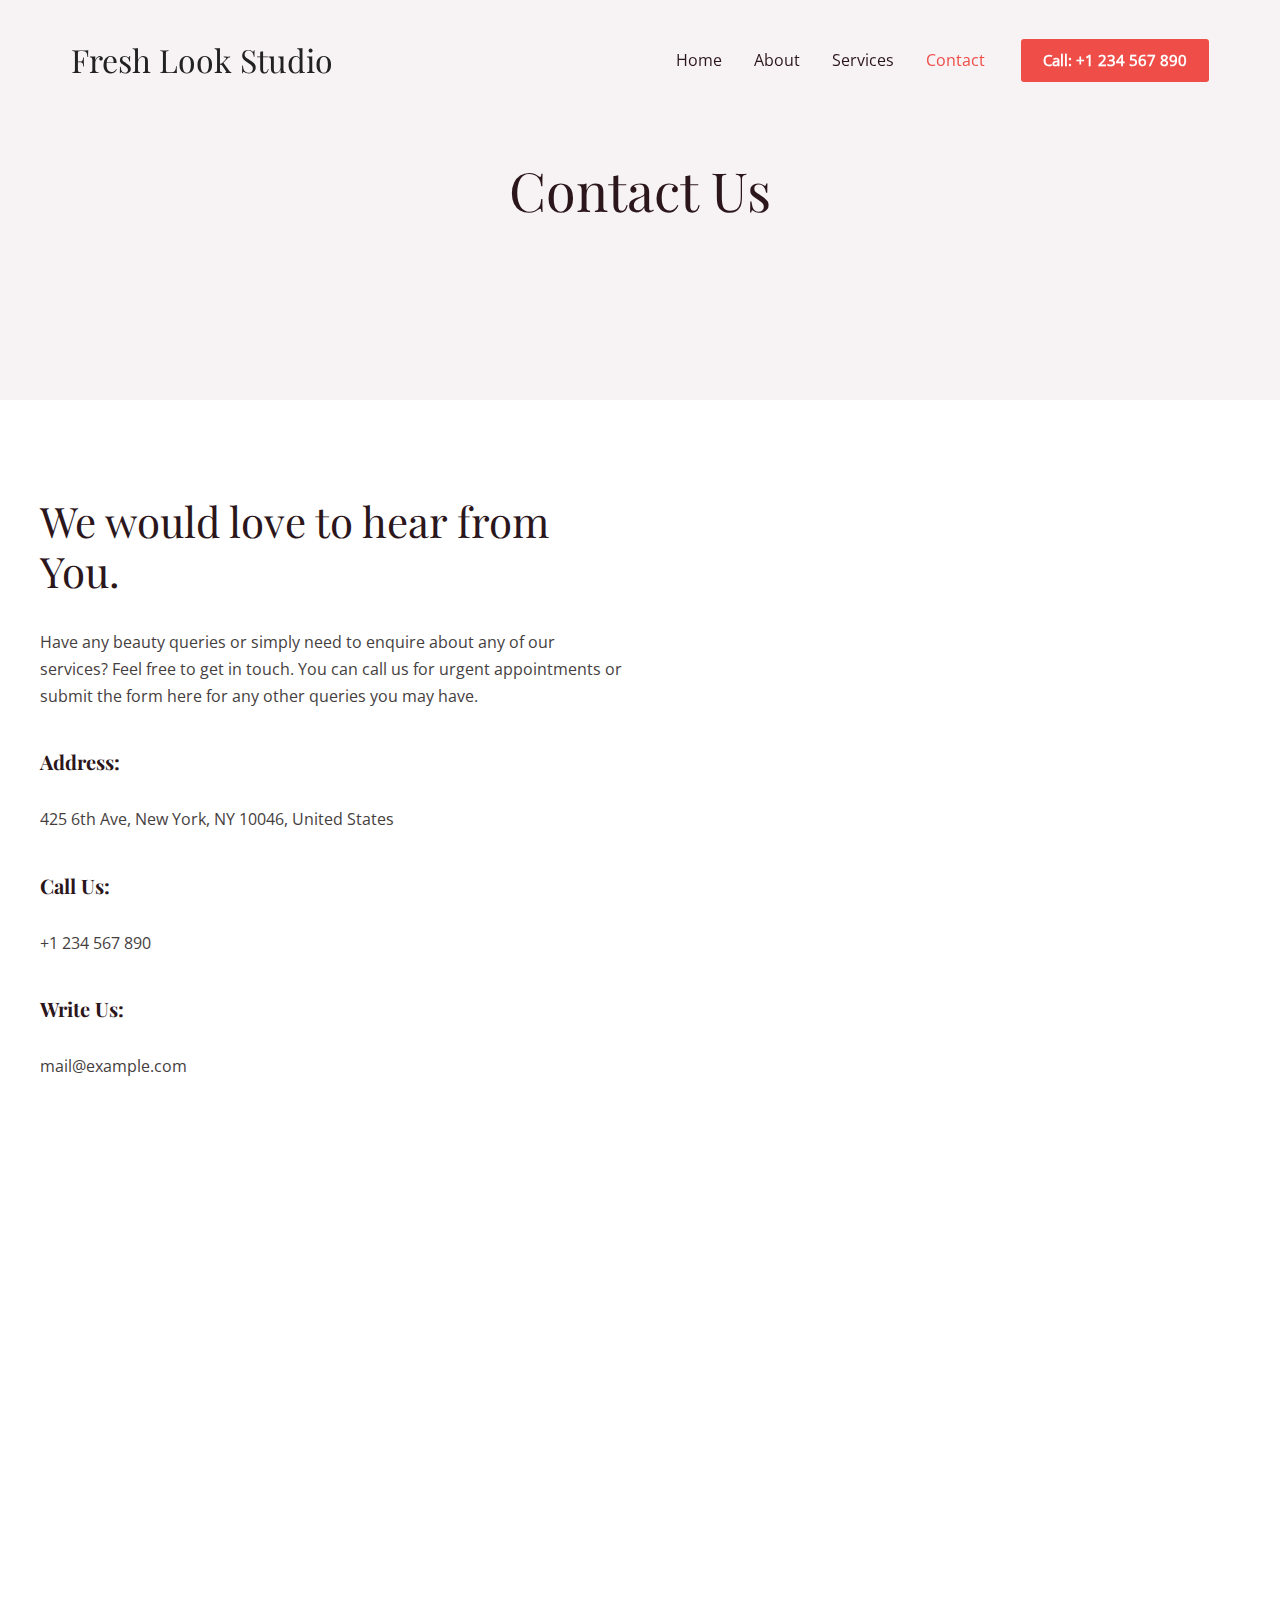
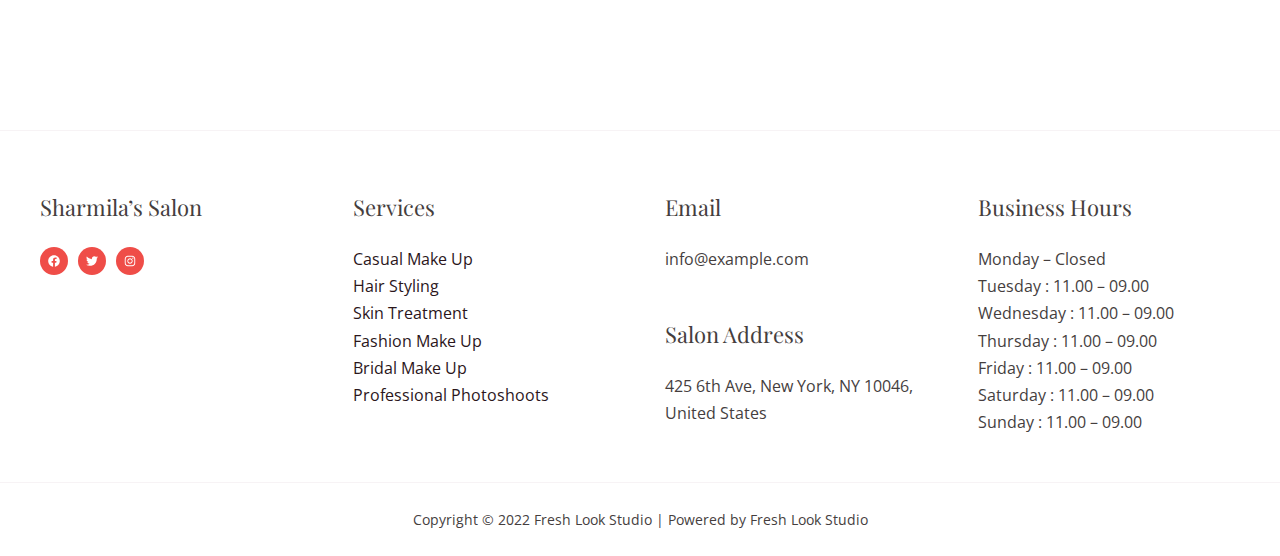
<file: contact/index.html>
<!DOCTYPE html>
<html lang="cs">
<head>
<meta charset="UTF-8">
<meta name="viewport" content="width=device-width, initial-scale=1">
<link rel="profile" href="https://gmpg.org/xfn/11">
<link rel="preload" href="/wp-content/astra-local-fonts/open-sans/memSYaGs126MiZpBA-UvWbX2vVnXBbObj2OVZyOOSr4dVJWUgsjZ0B4gaVI.woff2" as="font" type="font/woff2" crossorigin>
<link rel="preload" href="/wp-content/astra-local-fonts/playfair-display/nuFvD-vYSZviVYUb_rj3ij__anPXJzDwcbmjWBN2PKeiunDXbtM.woff2" as="font" type="font/woff2" crossorigin>
<meta name="robots" content="index, follow, max-image-preview:large, max-snippet:-1, max-video-preview:-1">
<!-- This site is optimized with the Yoast SEO plugin v19.4 - https://yoast.com/wordpress/plugins/seo/ --><title>Contact - Fresh Look Studio</title>
<link rel="canonical" href="/contact/">
<meta property="og:locale" content="cs_CZ">
<meta property="og:type" content="article">
<meta property="og:title" content="Contact - Fresh Look Studio">
<meta property="og:description" content="We would love to hear from You. Have any beauty queries or simply need to enquire about any of our services? Feel free to get in touch. You can call us for urgent appointments or submit the form here for any other queries you may have. Address: 425 6th Ave, New York, NY 10046, United &hellip; Contact Read More &raquo;">
<meta property="og:url" content="/contact/">
<meta property="og:site_name" content="Fresh Look Studio">
<meta property="article:modified_time" content="2022-07-21T19:35:12+00:00">
<meta name="twitter:card" content="summary_large_image">
<meta name="twitter:label1" content="Odhadovaná doba čtení">
<meta name="twitter:data1" content="1 minuta">
<script type="application/ld+json" class="yoast-schema-graph">{"@context":"https://schema.org","@graph":[{"@type":"WebSite","@id":"/#website","url":"/","name":"Fresh Look Studio","description":"Clean Theme made by Jan Heder","potentialAction":[{"@type":"SearchAction","target":{"@type":"EntryPoint","urlTemplate":"/?s={search_term_string}"},"query-input":"required name=search_term_string"}],"inLanguage":"cs"},{"@type":"WebPage","@id":"/contact/","url":"/contact/","name":"Contact - Fresh Look Studio","isPartOf":{"@id":"/#website"},"datePublished":"2021-05-13T05:10:14+00:00","dateModified":"2022-07-21T19:35:12+00:00","breadcrumb":{"@id":"/contact/#breadcrumb"},"inLanguage":"cs","potentialAction":[{"@type":"ReadAction","target":["/contact/"]}]},{"@type":"BreadcrumbList","@id":"/contact/#breadcrumb","itemListElement":[{"@type":"ListItem","position":1,"name":"Domů","item":"/"},{"@type":"ListItem","position":2,"name":"Contact"}]}]}</script><!-- / Yoast SEO plugin. --><link rel="dns-prefetch" href="//s.w.org">
<link rel="alternate" type="application/rss+xml" title="Fresh Look Studio &raquo; RSS zdroj" href="/feed/">
<link rel="alternate" type="application/rss+xml" title="Fresh Look Studio &raquo; RSS komentářů" href="/comments/feed/">
<link rel="stylesheet" id="astra-theme-css-css" href="/wp-content/themes/jh-theme/assets/css/minified/frontend.min.css?ver=3.9.0" media="all">
<style id="astra-theme-css-inline-css">.ast-no-sidebar .entry-content .alignfull {margin-left: calc( -50vw + 50%);margin-right: calc( -50vw + 50%);max-width: 100vw;width: 100vw;}.ast-no-sidebar .entry-content .alignwide {margin-left: calc(-41vw + 50%);margin-right: calc(-41vw + 50%);max-width: unset;width: unset;}.ast-no-sidebar .entry-content .alignfull .alignfull,.ast-no-sidebar .entry-content .alignfull .alignwide,.ast-no-sidebar .entry-content .alignwide .alignfull,.ast-no-sidebar .entry-content .alignwide .alignwide,.ast-no-sidebar .entry-content .wp-block-column .alignfull,.ast-no-sidebar .entry-content .wp-block-column .alignwide{width: 100%;margin-left: auto;margin-right: auto;}.wp-block-gallery,.blocks-gallery-grid {margin: 0;}.wp-block-separator {max-width: 100px;}.wp-block-separator.is-style-wide,.wp-block-separator.is-style-dots {max-width: none;}.entry-content .has-2-columns .wp-block-column:first-child {padding-right: 10px;}.entry-content .has-2-columns .wp-block-column:last-child {padding-left: 10px;}@media (max-width: 782px) {.entry-content .wp-block-columns .wp-block-column {flex-basis: 100%;}.entry-content .has-2-columns .wp-block-column:first-child {padding-right: 0;}.entry-content .has-2-columns .wp-block-column:last-child {padding-left: 0;}}body .entry-content .wp-block-latest-posts {margin-left: 0;}body .entry-content .wp-block-latest-posts li {list-style: none;}.ast-no-sidebar .ast-container .entry-content .wp-block-latest-posts {margin-left: 0;}.ast-header-break-point .entry-content .alignwide {margin-left: auto;margin-right: auto;}.entry-content .blocks-gallery-item img {margin-bottom: auto;}.wp-block-pullquote {border-top: 4px solid #555d66;border-bottom: 4px solid #555d66;color: #40464d;}:root{--ast-container-default-xlg-padding:6.67em;--ast-container-default-lg-padding:5.67em;--ast-container-default-slg-padding:4.34em;--ast-container-default-md-padding:3.34em;--ast-container-default-sm-padding:6.67em;--ast-container-default-xs-padding:2.4em;--ast-container-default-xxs-padding:1.4em;}html{font-size:100%;}a,.page-title{color:var(--ast-global-color-2);}a:hover,a:focus{color:var(--ast-global-color-1);}body,button,input,select,textarea,.ast-button,.ast-custom-button{font-family:'Open Sans',sans-serif;font-weight:400;font-size:16px;font-size:1rem;line-height:1.7;}blockquote{color:var(--ast-global-color-3);}p,.entry-content p{margin-bottom:1em;}h1,.entry-content h1,h2,.entry-content h2,h3,.entry-content h3,h4,.entry-content h4,h5,.entry-content h5,h6,.entry-content h6,.site-title,.site-title a{font-family:'Playfair Display',serif;font-weight:normal;text-transform:none;}.site-title{font-size:32px;font-size:2rem;display:block;}header .custom-logo-link img{max-width:253px;}.astra-logo-svg{width:253px;}.ast-archive-description .ast-archive-title{font-size:40px;font-size:2.5rem;}.site-header .site-description{font-size:15px;font-size:0.9375rem;display:none;}.entry-title{font-size:30px;font-size:1.875rem;}h1,.entry-content h1{font-size:54px;font-size:3.375rem;font-weight:normal;font-family:'Playfair Display',serif;line-height:1.2;text-transform:none;}h2,.entry-content h2{font-size:42px;font-size:2.625rem;font-family:'Playfair Display',serif;line-height:1.2;text-transform:none;}h3,.entry-content h3{font-size:36px;font-size:2.25rem;font-weight:normal;font-family:'Playfair Display',serif;line-height:1.2;text-transform:none;}h4,.entry-content h4{font-size:25px;font-size:1.5625rem;line-height:1.2;font-family:'Playfair Display',serif;text-transform:none;}h5,.entry-content h5{font-size:20px;font-size:1.25rem;line-height:1.2;font-family:'Playfair Display',serif;text-transform:none;}h6,.entry-content h6{font-size:15px;font-size:0.9375rem;line-height:1.2;font-family:'Playfair Display',serif;text-transform:none;}.ast-single-post .entry-title,.page-title{font-size:30px;font-size:1.875rem;}::selection{background-color:var(--ast-global-color-0);color:#ffffff;}body,h1,.entry-title a,.entry-content h1,h2,.entry-content h2,h3,.entry-content h3,h4,.entry-content h4,h5,.entry-content h5,h6,.entry-content h6{color:var(--ast-global-color-3);}.tagcloud a:hover,.tagcloud a:focus,.tagcloud a.current-item{color:#ffffff;border-color:var(--ast-global-color-2);background-color:var(--ast-global-color-2);}input:focus,input[type="text"]:focus,input[type="email"]:focus,input[type="url"]:focus,input[type="password"]:focus,input[type="reset"]:focus,input[type="search"]:focus,textarea:focus{border-color:var(--ast-global-color-2);}input[type="radio"]:checked,input[type=reset],input[type="checkbox"]:checked,input[type="checkbox"]:hover:checked,input[type="checkbox"]:focus:checked,input[type=range]::-webkit-slider-thumb{border-color:var(--ast-global-color-2);background-color:var(--ast-global-color-2);box-shadow:none;}.site-footer a:hover + .post-count,.site-footer a:focus + .post-count{background:var(--ast-global-color-2);border-color:var(--ast-global-color-2);}.single .nav-links .nav-previous,.single .nav-links .nav-next{color:var(--ast-global-color-2);}.entry-meta,.entry-meta *{line-height:1.45;color:var(--ast-global-color-2);}.entry-meta a:hover,.entry-meta a:hover *,.entry-meta a:focus,.entry-meta a:focus *,.page-links > .page-link,.page-links .page-link:hover,.post-navigation a:hover{color:var(--ast-global-color-1);}#cat option,.secondary .calendar_wrap thead a,.secondary .calendar_wrap thead a:visited{color:var(--ast-global-color-2);}.secondary .calendar_wrap #today,.ast-progress-val span{background:var(--ast-global-color-2);}.secondary a:hover + .post-count,.secondary a:focus + .post-count{background:var(--ast-global-color-2);border-color:var(--ast-global-color-2);}.calendar_wrap #today > a{color:#ffffff;}.page-links .page-link,.single .post-navigation a{color:var(--ast-global-color-2);}.widget-title{font-size:22px;font-size:1.375rem;color:var(--ast-global-color-3);}@media (max-width:921px){#ast-desktop-header{display:none;}}@media (min-width:921px){#ast-mobile-header{display:none;}}.wp-block-buttons.aligncenter{justify-content:center;}@media (max-width:921px){.ast-theme-transparent-header #primary,.ast-theme-transparent-header #secondary{padding:0;}}@media (max-width:921px){.ast-plain-container.ast-no-sidebar #primary{padding:0;}}.ast-plain-container.ast-no-sidebar #primary{margin-top:0;margin-bottom:0;}@media (min-width:1200px){.wp-block-group .has-background{padding:20px;}}@media (min-width:1200px){.ast-no-sidebar.ast-separate-container .entry-content .wp-block-group.alignwide,.ast-no-sidebar.ast-separate-container .entry-content .wp-block-cover.alignwide{margin-left:-20px;margin-right:-20px;padding-left:20px;padding-right:20px;}.ast-no-sidebar.ast-separate-container .entry-content .wp-block-cover.alignfull,.ast-no-sidebar.ast-separate-container .entry-content .wp-block-group.alignfull{margin-left:-6.67em;margin-right:-6.67em;padding-left:6.67em;padding-right:6.67em;}}@media (min-width:1200px){.wp-block-cover-image.alignwide .wp-block-cover__inner-container,.wp-block-cover.alignwide .wp-block-cover__inner-container,.wp-block-cover-image.alignfull .wp-block-cover__inner-container,.wp-block-cover.alignfull .wp-block-cover__inner-container{width:100%;}}.wp-block-columns{margin-bottom:unset;}.wp-block-image.size-full{margin:2rem 0;}.wp-block-separator.has-background{padding:0;}.wp-block-gallery{margin-bottom:1.6em;}.wp-block-group{padding-top:4em;padding-bottom:4em;}.wp-block-group__inner-container .wp-block-columns:last-child,.wp-block-group__inner-container :last-child,.wp-block-table table{margin-bottom:0;}.blocks-gallery-grid{width:100%;}.wp-block-navigation-link__content{padding:5px 0;}.wp-block-group .wp-block-group .has-text-align-center,.wp-block-group .wp-block-column .has-text-align-center{max-width:100%;}.has-text-align-center{margin:0 auto;}@media (min-width:1200px){.wp-block-cover__inner-container,.alignwide .wp-block-group__inner-container,.alignfull .wp-block-group__inner-container{max-width:1200px;margin:0 auto;}.wp-block-group.alignnone,.wp-block-group.aligncenter,.wp-block-group.alignleft,.wp-block-group.alignright,.wp-block-group.alignwide,.wp-block-columns.alignwide{margin:2rem 0 1rem 0;}}@media (max-width:1200px){.wp-block-group{padding:3em;}.wp-block-group .wp-block-group{padding:1.5em;}.wp-block-columns,.wp-block-column{margin:1rem 0;}}@media (min-width:921px){.wp-block-columns .wp-block-group{padding:2em;}}@media (max-width:544px){.wp-block-cover-image .wp-block-cover__inner-container,.wp-block-cover .wp-block-cover__inner-container{width:unset;}.wp-block-cover,.wp-block-cover-image{padding:2em 0;}.wp-block-group,.wp-block-cover{padding:2em;}.wp-block-media-text__media img,.wp-block-media-text__media video{width:unset;max-width:100%;}.wp-block-media-text.has-background .wp-block-media-text__content{padding:1em;}}.wp-block-image.aligncenter{margin-left:auto;margin-right:auto;}.wp-block-table.aligncenter{margin-left:auto;margin-right:auto;}@media (min-width:544px){.entry-content .wp-block-media-text.has-media-on-the-right .wp-block-media-text__content{padding:0 8% 0 0;}.entry-content .wp-block-media-text .wp-block-media-text__content{padding:0 0 0 8%;}.ast-plain-container .site-content .entry-content .has-custom-content-position.is-position-bottom-left > *,.ast-plain-container .site-content .entry-content .has-custom-content-position.is-position-bottom-right > *,.ast-plain-container .site-content .entry-content .has-custom-content-position.is-position-top-left > *,.ast-plain-container .site-content .entry-content .has-custom-content-position.is-position-top-right > *,.ast-plain-container .site-content .entry-content .has-custom-content-position.is-position-center-right > *,.ast-plain-container .site-content .entry-content .has-custom-content-position.is-position-center-left > *{margin:0;}}@media (max-width:544px){.entry-content .wp-block-media-text .wp-block-media-text__content{padding:8% 0;}.wp-block-media-text .wp-block-media-text__media img{width:auto;max-width:100%;}}@media (max-width:921px){.ast-separate-container #primary,.ast-separate-container #secondary{padding:1.5em 0;}#primary,#secondary{padding:1.5em 0;margin:0;}.ast-left-sidebar #content > .ast-container{display:flex;flex-direction:column-reverse;width:100%;}.ast-separate-container .ast-article-post,.ast-separate-container .ast-article-single{padding:1.5em 2.14em;}.ast-author-box img.avatar{margin:20px 0 0 0;}}@media (min-width:922px){.ast-separate-container.ast-right-sidebar #primary,.ast-separate-container.ast-left-sidebar #primary{border:0;}.search-no-results.ast-separate-container #primary{margin-bottom:4em;}}.wp-block-button .wp-block-button__link{color:var(--ast-global-color-5);}.wp-block-button .wp-block-button__link:hover,.wp-block-button .wp-block-button__link:focus{color:var(--ast-global-color-5);background-color:var(--ast-global-color-1);border-color:var(--ast-global-color-1);}.elementor-widget-heading h1.elementor-heading-title{line-height:1.2;}.elementor-widget-heading h2.elementor-heading-title{line-height:1.2;}.elementor-widget-heading h3.elementor-heading-title{line-height:1.2;}.elementor-widget-heading h4.elementor-heading-title{line-height:1.2;}.elementor-widget-heading h5.elementor-heading-title{line-height:1.2;}.elementor-widget-heading h6.elementor-heading-title{line-height:1.2;}.wp-block-button .wp-block-button__link{border-top-width:0;border-right-width:0;border-left-width:0;border-bottom-width:0;border-color:var(--ast-global-color-0);background-color:var(--ast-global-color-0);color:var(--ast-global-color-5);font-family:inherit;font-weight:600;line-height:1;font-size:15px;font-size:0.9375rem;border-radius:3px;padding-top:15px;padding-right:20px;padding-bottom:15px;padding-left:20px;}@media (max-width:544px){.wp-block-button .wp-block-button__link{font-size:14px;font-size:0.875rem;}}.menu-toggle,button,.ast-button,.ast-custom-button,.button,input#submit,input[type="button"],input[type="submit"],input[type="reset"]{border-style:solid;border-top-width:0;border-right-width:0;border-left-width:0;border-bottom-width:0;color:var(--ast-global-color-5);border-color:var(--ast-global-color-0);background-color:var(--ast-global-color-0);border-radius:3px;padding-top:15px;padding-right:20px;padding-bottom:15px;padding-left:20px;font-family:inherit;font-weight:600;font-size:15px;font-size:0.9375rem;line-height:1;}button:focus,.menu-toggle:hover,button:hover,.ast-button:hover,.ast-custom-button:hover .button:hover,.ast-custom-button:hover ,input[type=reset]:hover,input[type=reset]:focus,input#submit:hover,input#submit:focus,input[type="button"]:hover,input[type="button"]:focus,input[type="submit"]:hover,input[type="submit"]:focus{color:var(--ast-global-color-5);background-color:var(--ast-global-color-1);border-color:var(--ast-global-color-1);}@media (min-width:544px){.ast-container{max-width:100%;}}@media (max-width:544px){.ast-separate-container .ast-article-post,.ast-separate-container .ast-article-single,.ast-separate-container .comments-title,.ast-separate-container .ast-archive-description{padding:1.5em 1em;}.ast-separate-container #content .ast-container{padding-left:0.54em;padding-right:0.54em;}.ast-separate-container .ast-comment-list li.depth-1{padding:1.5em 1em;margin-bottom:1.5em;}.ast-separate-container .ast-comment-list .bypostauthor{padding:.5em;}.ast-search-menu-icon.ast-dropdown-active .search-field{width:170px;}.menu-toggle,button,.ast-button,.button,input#submit,input[type="button"],input[type="submit"],input[type="reset"]{font-size:14px;font-size:0.875rem;}}@media (max-width:921px){.ast-mobile-header-stack .main-header-bar .ast-search-menu-icon{display:inline-block;}.ast-header-break-point.ast-header-custom-item-outside .ast-mobile-header-stack .main-header-bar .ast-search-icon{margin:0;}.ast-comment-avatar-wrap img{max-width:2.5em;}.ast-separate-container .ast-comment-list li.depth-1{padding:1.5em 2.14em;}.ast-separate-container .comment-respond{padding:2em 2.14em;}.ast-comment-meta{padding:0 1.8888em 1.3333em;}}body,.ast-separate-container{background-color:var(--ast-global-color-4);;background-image:none;;}.ast-no-sidebar.ast-separate-container .entry-content .alignfull {margin-left: -6.67em;margin-right: -6.67em;width: auto;}@media (max-width: 1200px) {.ast-no-sidebar.ast-separate-container .entry-content .alignfull {margin-left: -2.4em;margin-right: -2.4em;}}@media (max-width: 768px) {.ast-no-sidebar.ast-separate-container .entry-content .alignfull {margin-left: -2.14em;margin-right: -2.14em;}}@media (max-width: 544px) {.ast-no-sidebar.ast-separate-container .entry-content .alignfull {margin-left: -1em;margin-right: -1em;}}.ast-no-sidebar.ast-separate-container .entry-content .alignwide {margin-left: -20px;margin-right: -20px;}.ast-no-sidebar.ast-separate-container .entry-content .wp-block-column .alignfull,.ast-no-sidebar.ast-separate-container .entry-content .wp-block-column .alignwide {margin-left: auto;margin-right: auto;width: 100%;}@media (max-width:921px){.widget-title{font-size:22px;font-size:1.375rem;}body,button,input,select,textarea,.ast-button,.ast-custom-button{font-size:16px;font-size:1rem;}#secondary,#secondary button,#secondary input,#secondary select,#secondary textarea{font-size:16px;font-size:1rem;}.site-title{display:none;}.ast-archive-description .ast-archive-title{font-size:40px;}.site-header .site-description{display:none;}.entry-title{font-size:30px;}h1,.entry-content h1{font-size:45px;}h2,.entry-content h2{font-size:32px;}h3,.entry-content h3{font-size:26px;}h4,.entry-content h4{font-size:22px;font-size:1.375rem;}h5,.entry-content h5{font-size:18px;font-size:1.125rem;}h6,.entry-content h6{font-size:15px;font-size:0.9375rem;}.ast-single-post .entry-title,.page-title{font-size:30px;}.astra-logo-svg{width:160px;}header .custom-logo-link img,.ast-header-break-point .site-logo-img .custom-mobile-logo-link img{max-width:160px;}}@media (max-width:544px){.widget-title{font-size:22px;font-size:1.375rem;}body,button,input,select,textarea,.ast-button,.ast-custom-button{font-size:16px;font-size:1rem;}#secondary,#secondary button,#secondary input,#secondary select,#secondary textarea{font-size:16px;font-size:1rem;}.site-title{font-size:23px;font-size:1.4375rem;display:none;}.ast-archive-description .ast-archive-title{font-size:40px;}.site-header .site-description{display:none;}.entry-title{font-size:30px;}h1,.entry-content h1{font-size:32px;}h2,.entry-content h2{font-size:28px;}h3,.entry-content h3{font-size:22px;}h4,.entry-content h4{font-size:20px;font-size:1.25rem;}h5,.entry-content h5{font-size:20px;font-size:1.25rem;}h6,.entry-content h6{font-size:15px;font-size:0.9375rem;}.ast-single-post .entry-title,.page-title{font-size:30px;}}@media (max-width:544px){html{font-size:100%;}}@media (min-width:922px){.ast-container{max-width:1240px;}}@font-face {font-family: "Astra";src: url(/wp-content/themes/jh-theme/assets/fonts/astra.woff) format("woff"),url(/wp-content/themes/jh-theme/assets/fonts/astra.ttf) format("truetype"),url(/wp-content/themes/jh-theme/assets/fonts/astra.svg#astra) format("svg");font-weight: normal;font-style: normal;font-display: fallback;}@media (min-width:922px){.main-header-menu .sub-menu .menu-item.ast-left-align-sub-menu:hover > .sub-menu,.main-header-menu .sub-menu .menu-item.ast-left-align-sub-menu.focus > .sub-menu{margin-left:-0px;}}.ast-theme-transparent-header [data-section="section-header-mobile-trigger"] .ast-button-wrap .ast-mobile-menu-trigger-minimal{background:transparent;}.astra-icon-down_arrow::after {content: "\e900";font-family: Astra;}.astra-icon-close::after {content: "\e5cd";font-family: Astra;}.astra-icon-drag_handle::after {content: "\e25d";font-family: Astra;}.astra-icon-format_align_justify::after {content: "\e235";font-family: Astra;}.astra-icon-menu::after {content: "\e5d2";font-family: Astra;}.astra-icon-reorder::after {content: "\e8fe";font-family: Astra;}.astra-icon-search::after {content: "\e8b6";font-family: Astra;}.astra-icon-zoom_in::after {content: "\e56b";font-family: Astra;}.astra-icon-check-circle::after {content: "\e901";font-family: Astra;}.astra-icon-shopping-cart::after {content: "\f07a";font-family: Astra;}.astra-icon-shopping-bag::after {content: "\f290";font-family: Astra;}.astra-icon-shopping-basket::after {content: "\f291";font-family: Astra;}.astra-icon-circle-o::after {content: "\e903";font-family: Astra;}.astra-icon-certificate::after {content: "\e902";font-family: Astra;}blockquote {padding: 1.2em;}:root .has-ast-global-color-0-color{color:var(--ast-global-color-0);}:root .has-ast-global-color-0-background-color{background-color:var(--ast-global-color-0);}:root .wp-block-button .has-ast-global-color-0-color{color:var(--ast-global-color-0);}:root .wp-block-button .has-ast-global-color-0-background-color{background-color:var(--ast-global-color-0);}:root .has-ast-global-color-1-color{color:var(--ast-global-color-1);}:root .has-ast-global-color-1-background-color{background-color:var(--ast-global-color-1);}:root .wp-block-button .has-ast-global-color-1-color{color:var(--ast-global-color-1);}:root .wp-block-button .has-ast-global-color-1-background-color{background-color:var(--ast-global-color-1);}:root .has-ast-global-color-2-color{color:var(--ast-global-color-2);}:root .has-ast-global-color-2-background-color{background-color:var(--ast-global-color-2);}:root .wp-block-button .has-ast-global-color-2-color{color:var(--ast-global-color-2);}:root .wp-block-button .has-ast-global-color-2-background-color{background-color:var(--ast-global-color-2);}:root .has-ast-global-color-3-color{color:var(--ast-global-color-3);}:root .has-ast-global-color-3-background-color{background-color:var(--ast-global-color-3);}:root .wp-block-button .has-ast-global-color-3-color{color:var(--ast-global-color-3);}:root .wp-block-button .has-ast-global-color-3-background-color{background-color:var(--ast-global-color-3);}:root .has-ast-global-color-4-color{color:var(--ast-global-color-4);}:root .has-ast-global-color-4-background-color{background-color:var(--ast-global-color-4);}:root .wp-block-button .has-ast-global-color-4-color{color:var(--ast-global-color-4);}:root .wp-block-button .has-ast-global-color-4-background-color{background-color:var(--ast-global-color-4);}:root .has-ast-global-color-5-color{color:var(--ast-global-color-5);}:root .has-ast-global-color-5-background-color{background-color:var(--ast-global-color-5);}:root .wp-block-button .has-ast-global-color-5-color{color:var(--ast-global-color-5);}:root .wp-block-button .has-ast-global-color-5-background-color{background-color:var(--ast-global-color-5);}:root .has-ast-global-color-6-color{color:var(--ast-global-color-6);}:root .has-ast-global-color-6-background-color{background-color:var(--ast-global-color-6);}:root .wp-block-button .has-ast-global-color-6-color{color:var(--ast-global-color-6);}:root .wp-block-button .has-ast-global-color-6-background-color{background-color:var(--ast-global-color-6);}:root .has-ast-global-color-7-color{color:var(--ast-global-color-7);}:root .has-ast-global-color-7-background-color{background-color:var(--ast-global-color-7);}:root .wp-block-button .has-ast-global-color-7-color{color:var(--ast-global-color-7);}:root .wp-block-button .has-ast-global-color-7-background-color{background-color:var(--ast-global-color-7);}:root .has-ast-global-color-8-color{color:var(--ast-global-color-8);}:root .has-ast-global-color-8-background-color{background-color:var(--ast-global-color-8);}:root .wp-block-button .has-ast-global-color-8-color{color:var(--ast-global-color-8);}:root .wp-block-button .has-ast-global-color-8-background-color{background-color:var(--ast-global-color-8);}:root{--ast-global-color-0:#EF4D48;--ast-global-color-1:#D90700;--ast-global-color-2:#2B161B;--ast-global-color-3:#453E3E;--ast-global-color-4:#F7F3F5;--ast-global-color-5:#FFFFFF;--ast-global-color-6:#000000;--ast-global-color-7:#4B4F58;--ast-global-color-8:#F6F7F8;}:root {--ast-border-color : #dddddd;}.ast-theme-transparent-header #masthead .site-logo-img .transparent-custom-logo .astra-logo-svg{width:150px;}.ast-theme-transparent-header #masthead .site-logo-img .transparent-custom-logo img{ max-width:150px;}@media (max-width:921px){.ast-theme-transparent-header #masthead .site-logo-img .transparent-custom-logo .astra-logo-svg{width:120px;}.ast-theme-transparent-header #masthead .site-logo-img .transparent-custom-logo img{ max-width:120px;}}@media (max-width:543px){.ast-theme-transparent-header #masthead .site-logo-img .transparent-custom-logo .astra-logo-svg{width:100px;}.ast-theme-transparent-header #masthead .site-logo-img .transparent-custom-logo img{ max-width:100px;}}@media (min-width:921px){.ast-theme-transparent-header #masthead{position:absolute;left:0;right:0;}.ast-theme-transparent-header .main-header-bar,.ast-theme-transparent-header.ast-header-break-point .main-header-bar{background:none;}body.elementor-editor-active.ast-theme-transparent-header #masthead,.fl-builder-edit .ast-theme-transparent-header #masthead,body.vc_editor.ast-theme-transparent-header #masthead,body.brz-ed.ast-theme-transparent-header #masthead{z-index:0;}.ast-header-break-point.ast-replace-site-logo-transparent.ast-theme-transparent-header .custom-mobile-logo-link{display:none;}.ast-header-break-point.ast-replace-site-logo-transparent.ast-theme-transparent-header .transparent-custom-logo{display:inline-block;}.ast-theme-transparent-header .ast-above-header,.ast-theme-transparent-header .ast-above-header.ast-above-header-bar{background-image:none;background-color:transparent;}.ast-theme-transparent-header .ast-below-header{background-image:none;background-color:transparent;}}.ast-theme-transparent-header .ast-builder-menu .main-header-menu,.ast-theme-transparent-header .ast-builder-menu .main-header-menu .menu-link,.ast-theme-transparent-header [CLASS*="ast-builder-menu-"] .main-header-menu .menu-item > .menu-link,.ast-theme-transparent-header .ast-masthead-custom-menu-items,.ast-theme-transparent-header .ast-masthead-custom-menu-items a,.ast-theme-transparent-header .ast-builder-menu .main-header-menu .menu-item > .ast-menu-toggle,.ast-theme-transparent-header .ast-builder-menu .main-header-menu .menu-item > .ast-menu-toggle,.ast-theme-transparent-header .ast-above-header-navigation a,.ast-header-break-point.ast-theme-transparent-header .ast-above-header-navigation a,.ast-header-break-point.ast-theme-transparent-header .ast-above-header-navigation > ul.ast-above-header-menu > .menu-item-has-children:not(.current-menu-item) > .ast-menu-toggle,.ast-theme-transparent-header .ast-below-header-menu,.ast-theme-transparent-header .ast-below-header-menu a,.ast-header-break-point.ast-theme-transparent-header .ast-below-header-menu a,.ast-header-break-point.ast-theme-transparent-header .ast-below-header-menu,.ast-theme-transparent-header .main-header-menu .menu-link{color:var(--ast-global-color-2);}.ast-theme-transparent-header .ast-builder-menu .main-header-menu .menu-item:hover > .menu-link,.ast-theme-transparent-header .ast-builder-menu .main-header-menu .menu-item:hover > .ast-menu-toggle,.ast-theme-transparent-header .ast-builder-menu .main-header-menu .ast-masthead-custom-menu-items a:hover,.ast-theme-transparent-header .ast-builder-menu .main-header-menu .focus > .menu-link,.ast-theme-transparent-header .ast-builder-menu .main-header-menu .focus > .ast-menu-toggle,.ast-theme-transparent-header .ast-builder-menu .main-header-menu .current-menu-item > .menu-link,.ast-theme-transparent-header .ast-builder-menu .main-header-menu .current-menu-ancestor > .menu-link,.ast-theme-transparent-header .ast-builder-menu .main-header-menu .current-menu-item > .ast-menu-toggle,.ast-theme-transparent-header .ast-builder-menu .main-header-menu .current-menu-ancestor > .ast-menu-toggle,.ast-theme-transparent-header [CLASS*="ast-builder-menu-"] .main-header-menu .current-menu-item > .menu-link,.ast-theme-transparent-header [CLASS*="ast-builder-menu-"] .main-header-menu .current-menu-ancestor > .menu-link,.ast-theme-transparent-header [CLASS*="ast-builder-menu-"] .main-header-menu .current-menu-item > .ast-menu-toggle,.ast-theme-transparent-header [CLASS*="ast-builder-menu-"] .main-header-menu .current-menu-ancestor > .ast-menu-toggle,.ast-theme-transparent-header .main-header-menu .menu-item:hover > .menu-link,.ast-theme-transparent-header .main-header-menu .current-menu-item > .menu-link,.ast-theme-transparent-header .main-header-menu .current-menu-ancestor > .menu-link{color:var(--ast-global-color-0);}@media (max-width:921px){.ast-theme-transparent-header #masthead{position:absolute;left:0;right:0;}.ast-theme-transparent-header .main-header-bar,.ast-theme-transparent-header.ast-header-break-point .main-header-bar{background:none;}body.elementor-editor-active.ast-theme-transparent-header #masthead,.fl-builder-edit .ast-theme-transparent-header #masthead,body.vc_editor.ast-theme-transparent-header #masthead,body.brz-ed.ast-theme-transparent-header #masthead{z-index:0;}.ast-header-break-point.ast-replace-site-logo-transparent.ast-theme-transparent-header .custom-mobile-logo-link{display:none;}.ast-header-break-point.ast-replace-site-logo-transparent.ast-theme-transparent-header .transparent-custom-logo{display:inline-block;}.ast-theme-transparent-header .ast-above-header,.ast-theme-transparent-header .ast-above-header.ast-above-header-bar{background-image:none;background-color:transparent;}.ast-theme-transparent-header .ast-below-header{background-image:none;background-color:transparent;}}@media (max-width:921px){.ast-theme-transparent-header .ast-builder-menu .main-header-menu,.ast-theme-transparent-header .ast-builder-menu .main-header-menu .menu-link,.ast-theme-transparent-header [CLASS*="ast-builder-menu-"] .main-header-menu .menu-item > .menu-link,.ast-theme-transparent-header .ast-masthead-custom-menu-items,.ast-theme-transparent-header .ast-masthead-custom-menu-items a,.ast-theme-transparent-header .ast-builder-menu .main-header-menu .menu-item > .ast-menu-toggle,.ast-theme-transparent-header .ast-builder-menu .main-header-menu .menu-item > .ast-menu-toggle,.ast-theme-transparent-header .main-header-menu .menu-link{color:var(--ast-global-color-3);}.ast-theme-transparent-header .ast-builder-menu .main-header-menu .menu-item:hover > .menu-link,.ast-theme-transparent-header .ast-builder-menu .main-header-menu .menu-item:hover > .ast-menu-toggle,.ast-theme-transparent-header .ast-builder-menu .main-header-menu .ast-masthead-custom-menu-items a:hover,.ast-theme-transparent-header .ast-builder-menu .main-header-menu .focus > .menu-link,.ast-theme-transparent-header .ast-builder-menu .main-header-menu .focus > .ast-menu-toggle,.ast-theme-transparent-header .ast-builder-menu .main-header-menu .current-menu-item > .menu-link,.ast-theme-transparent-header .ast-builder-menu .main-header-menu .current-menu-ancestor > .menu-link,.ast-theme-transparent-header .ast-builder-menu .main-header-menu .current-menu-item > .ast-menu-toggle,.ast-theme-transparent-header .ast-builder-menu .main-header-menu .current-menu-ancestor > .ast-menu-toggle,.ast-theme-transparent-header [CLASS*="ast-builder-menu-"] .main-header-menu .current-menu-item > .menu-link,.ast-theme-transparent-header [CLASS*="ast-builder-menu-"] .main-header-menu .current-menu-ancestor > .menu-link,.ast-theme-transparent-header [CLASS*="ast-builder-menu-"] .main-header-menu .current-menu-item > .ast-menu-toggle,.ast-theme-transparent-header [CLASS*="ast-builder-menu-"] .main-header-menu .current-menu-ancestor > .ast-menu-toggle,.ast-theme-transparent-header .main-header-menu .menu-item:hover > .menu-link,.ast-theme-transparent-header .main-header-menu .current-menu-item > .menu-link,.ast-theme-transparent-header .main-header-menu .current-menu-ancestor > .menu-link{color:var(--ast-global-color-0);}}.ast-theme-transparent-header #ast-desktop-header > [CLASS*="-header-wrap"]:last-child > [CLASS*="-header-bar"],.ast-theme-transparent-header.ast-header-break-point #ast-mobile-header > [CLASS*="-header-wrap"]:last-child > [CLASS*="-header-bar"]{border-bottom-style:none;}.ast-breadcrumbs .trail-browse,.ast-breadcrumbs .trail-items,.ast-breadcrumbs .trail-items li{display:inline-block;margin:0;padding:0;border:none;background:inherit;text-indent:0;}.ast-breadcrumbs .trail-browse{font-size:inherit;font-style:inherit;font-weight:inherit;color:inherit;}.ast-breadcrumbs .trail-items{list-style:none;}.trail-items li::after{padding:0 0.3em;content:"\00bb";}.trail-items li:last-of-type::after{display:none;}h1,.entry-content h1,h2,.entry-content h2,h3,.entry-content h3,h4,.entry-content h4,h5,.entry-content h5,h6,.entry-content h6{color:var(--ast-global-color-2);}@media (max-width:921px){.ast-builder-grid-row-container.ast-builder-grid-row-tablet-3-firstrow .ast-builder-grid-row > *:first-child,.ast-builder-grid-row-container.ast-builder-grid-row-tablet-3-lastrow .ast-builder-grid-row > *:last-child{grid-column:1 / -1;}}@media (max-width:544px){.ast-builder-grid-row-container.ast-builder-grid-row-mobile-3-firstrow .ast-builder-grid-row > *:first-child,.ast-builder-grid-row-container.ast-builder-grid-row-mobile-3-lastrow .ast-builder-grid-row > *:last-child{grid-column:1 / -1;}}.ast-builder-layout-element[data-section="title_tagline"]{display:flex;}@media (max-width:921px){.ast-header-break-point .ast-builder-layout-element[data-section="title_tagline"]{display:flex;}}@media (max-width:544px){.ast-header-break-point .ast-builder-layout-element[data-section="title_tagline"]{display:flex;}}[data-section*="section-hb-button-"] .menu-link{display:none;}.ast-header-button-1[data-section*="section-hb-button-"] .ast-builder-button-wrap .ast-custom-button{font-size:15px;font-size:0.9375rem;}.ast-header-button-1[data-section*="section-hb-button-"] .ast-builder-button-wrap .ast-custom-button{padding-top:14px;padding-bottom:14px;padding-left:22px;padding-right:22px;}@media (max-width:921px){.ast-header-button-1[data-section*="section-hb-button-"] .ast-builder-button-wrap .ast-custom-button{margin-top:20px;margin-bottom:20px;margin-left:20px;margin-right:20px;}}.ast-header-button-1[data-section="section-hb-button-1"]{display:flex;}@media (max-width:921px){.ast-header-break-point .ast-header-button-1[data-section="section-hb-button-1"]{display:flex;}}@media (max-width:544px){.ast-header-break-point .ast-header-button-1[data-section="section-hb-button-1"]{display:flex;}}.ast-builder-menu-1{font-family:inherit;font-weight:inherit;}.ast-builder-menu-1 .sub-menu,.ast-builder-menu-1 .inline-on-mobile .sub-menu{border-top-width:2px;border-bottom-width:0;border-right-width:0;border-left-width:0;border-color:var(--ast-global-color-0);border-style:solid;border-radius:0;}.ast-builder-menu-1 .main-header-menu > .menu-item > .sub-menu,.ast-builder-menu-1 .main-header-menu > .menu-item > .astra-full-megamenu-wrapper{margin-top:0;}.ast-desktop .ast-builder-menu-1 .main-header-menu > .menu-item > .sub-menu:before,.ast-desktop .ast-builder-menu-1 .main-header-menu > .menu-item > .astra-full-megamenu-wrapper:before{height:calc( 0px + 5px );}.ast-builder-menu-1 .main-header-menu,.ast-header-break-point .ast-builder-menu-1 .main-header-menu{margin-left:10px;}.ast-desktop .ast-builder-menu-1 .menu-item .sub-menu .menu-link{border-style:none;}@media (max-width:921px){.ast-header-break-point .ast-builder-menu-1 .menu-item.menu-item-has-children > .ast-menu-toggle{top:0;}.ast-builder-menu-1 .menu-item-has-children > .menu-link:after{content:unset;}}@media (max-width:544px){.ast-header-break-point .ast-builder-menu-1 .menu-item.menu-item-has-children > .ast-menu-toggle{top:0;}}.ast-builder-menu-1{display:flex;}@media (max-width:921px){.ast-header-break-point .ast-builder-menu-1{display:flex;}}@media (max-width:544px){.ast-header-break-point .ast-builder-menu-1{display:flex;}}.site-below-footer-wrap{padding-top:20px;padding-bottom:20px;}.site-below-footer-wrap[data-section="section-below-footer-builder"]{background-color:rgba(255,255,255,0);;background-image:none;;min-height:74px;border-style:solid;border-width:0px;border-top-width:1px;border-top-color:var(--ast-global-color-4);}.site-below-footer-wrap[data-section="section-below-footer-builder"] .ast-builder-grid-row{max-width:1200px;margin-left:auto;margin-right:auto;}.site-below-footer-wrap[data-section="section-below-footer-builder"] .ast-builder-grid-row,.site-below-footer-wrap[data-section="section-below-footer-builder"] .site-footer-section{align-items:flex-start;}.site-below-footer-wrap[data-section="section-below-footer-builder"].ast-footer-row-inline .site-footer-section{display:flex;margin-bottom:0;}.ast-builder-grid-row-full .ast-builder-grid-row{grid-template-columns:1fr;}@media (max-width:921px){.site-below-footer-wrap[data-section="section-below-footer-builder"].ast-footer-row-tablet-inline .site-footer-section{display:flex;margin-bottom:0;}.site-below-footer-wrap[data-section="section-below-footer-builder"].ast-footer-row-tablet-stack .site-footer-section{display:block;margin-bottom:10px;}.ast-builder-grid-row-container.ast-builder-grid-row-tablet-full .ast-builder-grid-row{grid-template-columns:1fr;}}@media (max-width:544px){.site-below-footer-wrap[data-section="section-below-footer-builder"].ast-footer-row-mobile-inline .site-footer-section{display:flex;margin-bottom:0;}.site-below-footer-wrap[data-section="section-below-footer-builder"].ast-footer-row-mobile-stack .site-footer-section{display:block;margin-bottom:10px;}.ast-builder-grid-row-container.ast-builder-grid-row-mobile-full .ast-builder-grid-row{grid-template-columns:1fr;}}@media (max-width:544px){.site-below-footer-wrap[data-section="section-below-footer-builder"]{padding-left:24px;padding-right:24px;}}.site-below-footer-wrap[data-section="section-below-footer-builder"]{display:grid;}@media (max-width:921px){.ast-header-break-point .site-below-footer-wrap[data-section="section-below-footer-builder"]{display:grid;}}@media (max-width:544px){.ast-header-break-point .site-below-footer-wrap[data-section="section-below-footer-builder"]{display:grid;}}.ast-footer-copyright{text-align:center;}.ast-footer-copyright {color:var(--ast-global-color-3);}@media (max-width:921px){.ast-footer-copyright{text-align:center;}}@media (max-width:544px){.ast-footer-copyright{text-align:center;}}.ast-footer-copyright {font-size:14px;font-size:0.875rem;}.ast-footer-copyright.ast-builder-layout-element{display:flex;}@media (max-width:921px){.ast-header-break-point .ast-footer-copyright.ast-builder-layout-element{display:flex;}}@media (max-width:544px){.ast-header-break-point .ast-footer-copyright.ast-builder-layout-element{display:flex;}}.ast-builder-social-element:hover {color: #0274be;}.ast-social-stack-desktop .ast-builder-social-element,.ast-social-stack-tablet .ast-builder-social-element,.ast-social-stack-mobile .ast-builder-social-element {margin-top: 6px;margin-bottom: 6px;}.ast-social-color-type-official .ast-builder-social-element,.ast-social-color-type-official .social-item-label {color: var(--color);background-color: var(--background-color);}.header-social-inner-wrap.ast-social-color-type-official .ast-builder-social-element svg,.footer-social-inner-wrap.ast-social-color-type-official .ast-builder-social-element svg {fill: currentColor;}.social-show-label-true .ast-builder-social-element {width: auto;padding: 0 0.4em;}[data-section^="section-fb-social-icons-"] .footer-social-inner-wrap {text-align: center;}.ast-footer-social-wrap {width: 100%;}.ast-footer-social-wrap .ast-builder-social-element:first-child {margin-left: 0;}.ast-footer-social-wrap .ast-builder-social-element:last-child {margin-right: 0;}.ast-header-social-wrap .ast-builder-social-element:first-child {margin-left: 0;}.ast-header-social-wrap .ast-builder-social-element:last-child {margin-right: 0;}.ast-builder-social-element {line-height: 1;color: #3a3a3a;background: transparent;vertical-align: middle;transition: all 0.01s;margin-left: 6px;margin-right: 6px;justify-content: center;align-items: center;}.ast-builder-social-element {line-height: 1;color: #3a3a3a;background: transparent;vertical-align: middle;transition: all 0.01s;margin-left: 6px;margin-right: 6px;justify-content: center;align-items: center;}.ast-builder-social-element .social-item-label {padding-left: 6px;}.ast-footer-social-1-wrap .ast-builder-social-element{margin-left:5px;margin-right:5px;padding:8px;border-radius:50px;background:var(--ast-global-color-0);}.ast-footer-social-1-wrap .ast-builder-social-element svg{width:12px;height:12px;}.ast-footer-social-1-wrap .ast-social-icon-image-wrap{margin:8px;}.ast-footer-social-1-wrap .ast-social-color-type-custom svg{fill:var(--ast-global-color-5);}.ast-footer-social-1-wrap .ast-social-color-type-custom .ast-builder-social-element:hover{color:var(--ast-global-color-5);background:var(--ast-global-color-1);}.ast-footer-social-1-wrap .ast-social-color-type-custom .ast-builder-social-element:hover svg{fill:var(--ast-global-color-5);}.ast-footer-social-1-wrap .ast-social-color-type-custom .social-item-label{color:var(--ast-global-color-5);}.ast-footer-social-1-wrap .ast-builder-social-element:hover .social-item-label{color:var(--ast-global-color-5);}[data-section="section-fb-social-icons-1"] .footer-social-inner-wrap{text-align:left;}@media (max-width:921px){.ast-footer-social-1-wrap{margin-bottom:60px;}[data-section="section-fb-social-icons-1"] .footer-social-inner-wrap{text-align:left;}}@media (max-width:544px){.ast-footer-social-1-wrap{margin-top:00px;margin-bottom:00px;margin-left:00px;margin-right:00px;}[data-section="section-fb-social-icons-1"] .footer-social-inner-wrap{text-align:center;}}.ast-builder-layout-element[data-section="section-fb-social-icons-1"]{display:flex;}@media (max-width:921px){.ast-header-break-point .ast-builder-layout-element[data-section="section-fb-social-icons-1"]{display:flex;}}@media (max-width:544px){.ast-header-break-point .ast-builder-layout-element[data-section="section-fb-social-icons-1"]{display:flex;}}.site-footer{background-color:var(--ast-global-color-5);;background-image:none;;}.site-primary-footer-wrap{padding-top:45px;padding-bottom:45px;}.site-primary-footer-wrap[data-section="section-primary-footer-builder"]{background-color:rgba(255,255,255,0);;background-image:none;;border-style:solid;border-width:0px;border-top-width:1px;border-top-color:var(--ast-global-color-4);}.site-primary-footer-wrap[data-section="section-primary-footer-builder"] .ast-builder-grid-row{max-width:1200px;margin-left:auto;margin-right:auto;}.site-primary-footer-wrap[data-section="section-primary-footer-builder"] .ast-builder-grid-row,.site-primary-footer-wrap[data-section="section-primary-footer-builder"] .site-footer-section{align-items:flex-start;}.site-primary-footer-wrap[data-section="section-primary-footer-builder"].ast-footer-row-inline .site-footer-section{display:flex;margin-bottom:0;}.ast-builder-grid-row-4-equal .ast-builder-grid-row{grid-template-columns:repeat( 4,1fr );}@media (max-width:921px){.site-primary-footer-wrap[data-section="section-primary-footer-builder"].ast-footer-row-tablet-inline .site-footer-section{display:flex;margin-bottom:0;}.site-primary-footer-wrap[data-section="section-primary-footer-builder"].ast-footer-row-tablet-stack .site-footer-section{display:block;margin-bottom:10px;}.ast-builder-grid-row-container.ast-builder-grid-row-tablet-2-equal .ast-builder-grid-row{grid-template-columns:repeat( 2,1fr );}}@media (max-width:544px){.site-primary-footer-wrap[data-section="section-primary-footer-builder"].ast-footer-row-mobile-inline .site-footer-section{display:flex;margin-bottom:0;}.site-primary-footer-wrap[data-section="section-primary-footer-builder"].ast-footer-row-mobile-stack .site-footer-section{display:block;margin-bottom:10px;}.ast-builder-grid-row-container.ast-builder-grid-row-mobile-full .ast-builder-grid-row{grid-template-columns:1fr;}}.site-primary-footer-wrap[data-section="section-primary-footer-builder"]{padding-top:60px;padding-bottom:30px;}@media (max-width:921px){.site-primary-footer-wrap[data-section="section-primary-footer-builder"]{padding-top:50px;padding-bottom:50px;padding-left:80px;padding-right:80px;}}@media (max-width:544px){.site-primary-footer-wrap[data-section="section-primary-footer-builder"]{padding-top:50px;padding-bottom:0px;padding-left:25px;padding-right:25px;}}.site-primary-footer-wrap[data-section="section-primary-footer-builder"]{display:grid;}@media (max-width:921px){.ast-header-break-point .site-primary-footer-wrap[data-section="section-primary-footer-builder"]{display:grid;}}@media (max-width:544px){.ast-header-break-point .site-primary-footer-wrap[data-section="section-primary-footer-builder"]{display:grid;}}.footer-widget-area[data-section="sidebar-widgets-footer-widget-1"] .footer-widget-area-inner{text-align:left;}@media (max-width:921px){.footer-widget-area[data-section="sidebar-widgets-footer-widget-1"] .footer-widget-area-inner{text-align:left;}}@media (max-width:544px){.footer-widget-area[data-section="sidebar-widgets-footer-widget-1"] .footer-widget-area-inner{text-align:center;}}.footer-widget-area[data-section="sidebar-widgets-footer-widget-1"]{display:block;}@media (max-width:921px){.ast-header-break-point .footer-widget-area[data-section="sidebar-widgets-footer-widget-1"]{display:block;}}@media (max-width:544px){.ast-header-break-point .footer-widget-area[data-section="sidebar-widgets-footer-widget-1"]{display:block;}}.footer-widget-area[data-section="sidebar-widgets-footer-widget-2"]{display:block;}@media (max-width:921px){.ast-header-break-point .footer-widget-area[data-section="sidebar-widgets-footer-widget-2"]{display:block;}}@media (max-width:544px){.ast-header-break-point .footer-widget-area[data-section="sidebar-widgets-footer-widget-2"]{display:block;}}.footer-widget-area[data-section="sidebar-widgets-footer-widget-3"]{display:block;}@media (max-width:921px){.ast-header-break-point .footer-widget-area[data-section="sidebar-widgets-footer-widget-3"]{display:block;}}@media (max-width:544px){.ast-header-break-point .footer-widget-area[data-section="sidebar-widgets-footer-widget-3"]{display:block;}}.footer-widget-area[data-section="sidebar-widgets-footer-widget-4"]{display:block;}@media (max-width:921px){.ast-header-break-point .footer-widget-area[data-section="sidebar-widgets-footer-widget-4"]{display:block;}}@media (max-width:544px){.ast-header-break-point .footer-widget-area[data-section="sidebar-widgets-footer-widget-4"]{display:block;}}.footer-widget-area[data-section="sidebar-widgets-footer-widget-2"] .footer-widget-area-inner{text-align:left;}@media (max-width:921px){.footer-widget-area[data-section="sidebar-widgets-footer-widget-2"] .footer-widget-area-inner{text-align:left;}}@media (max-width:544px){.footer-widget-area[data-section="sidebar-widgets-footer-widget-2"] .footer-widget-area-inner{text-align:center;}}.footer-widget-area[data-section="sidebar-widgets-footer-widget-1"]{display:block;}@media (max-width:921px){.ast-header-break-point .footer-widget-area[data-section="sidebar-widgets-footer-widget-1"]{display:block;}}@media (max-width:544px){.ast-header-break-point .footer-widget-area[data-section="sidebar-widgets-footer-widget-1"]{display:block;}}.footer-widget-area[data-section="sidebar-widgets-footer-widget-2"]{display:block;}@media (max-width:921px){.ast-header-break-point .footer-widget-area[data-section="sidebar-widgets-footer-widget-2"]{display:block;}}@media (max-width:544px){.ast-header-break-point .footer-widget-area[data-section="sidebar-widgets-footer-widget-2"]{display:block;}}.footer-widget-area[data-section="sidebar-widgets-footer-widget-3"]{display:block;}@media (max-width:921px){.ast-header-break-point .footer-widget-area[data-section="sidebar-widgets-footer-widget-3"]{display:block;}}@media (max-width:544px){.ast-header-break-point .footer-widget-area[data-section="sidebar-widgets-footer-widget-3"]{display:block;}}.footer-widget-area[data-section="sidebar-widgets-footer-widget-4"]{display:block;}@media (max-width:921px){.ast-header-break-point .footer-widget-area[data-section="sidebar-widgets-footer-widget-4"]{display:block;}}@media (max-width:544px){.ast-header-break-point .footer-widget-area[data-section="sidebar-widgets-footer-widget-4"]{display:block;}}.footer-widget-area[data-section="sidebar-widgets-footer-widget-3"] .footer-widget-area-inner{text-align:left;}@media (max-width:921px){.footer-widget-area[data-section="sidebar-widgets-footer-widget-3"] .footer-widget-area-inner{text-align:left;}}@media (max-width:544px){.footer-widget-area[data-section="sidebar-widgets-footer-widget-3"] .footer-widget-area-inner{text-align:center;}}.footer-widget-area[data-section="sidebar-widgets-footer-widget-1"]{display:block;}@media (max-width:921px){.ast-header-break-point .footer-widget-area[data-section="sidebar-widgets-footer-widget-1"]{display:block;}}@media (max-width:544px){.ast-header-break-point .footer-widget-area[data-section="sidebar-widgets-footer-widget-1"]{display:block;}}.footer-widget-area[data-section="sidebar-widgets-footer-widget-2"]{display:block;}@media (max-width:921px){.ast-header-break-point .footer-widget-area[data-section="sidebar-widgets-footer-widget-2"]{display:block;}}@media (max-width:544px){.ast-header-break-point .footer-widget-area[data-section="sidebar-widgets-footer-widget-2"]{display:block;}}.footer-widget-area[data-section="sidebar-widgets-footer-widget-3"]{display:block;}@media (max-width:921px){.ast-header-break-point .footer-widget-area[data-section="sidebar-widgets-footer-widget-3"]{display:block;}}@media (max-width:544px){.ast-header-break-point .footer-widget-area[data-section="sidebar-widgets-footer-widget-3"]{display:block;}}.footer-widget-area[data-section="sidebar-widgets-footer-widget-4"]{display:block;}@media (max-width:921px){.ast-header-break-point .footer-widget-area[data-section="sidebar-widgets-footer-widget-4"]{display:block;}}@media (max-width:544px){.ast-header-break-point .footer-widget-area[data-section="sidebar-widgets-footer-widget-4"]{display:block;}}.footer-widget-area[data-section="sidebar-widgets-footer-widget-4"] .footer-widget-area-inner{text-align:left;}@media (max-width:921px){.footer-widget-area[data-section="sidebar-widgets-footer-widget-4"] .footer-widget-area-inner{text-align:left;}}@media (max-width:544px){.footer-widget-area[data-section="sidebar-widgets-footer-widget-4"] .footer-widget-area-inner{text-align:center;}}.footer-widget-area[data-section="sidebar-widgets-footer-widget-1"]{display:block;}@media (max-width:921px){.ast-header-break-point .footer-widget-area[data-section="sidebar-widgets-footer-widget-1"]{display:block;}}@media (max-width:544px){.ast-header-break-point .footer-widget-area[data-section="sidebar-widgets-footer-widget-1"]{display:block;}}.footer-widget-area[data-section="sidebar-widgets-footer-widget-2"]{display:block;}@media (max-width:921px){.ast-header-break-point .footer-widget-area[data-section="sidebar-widgets-footer-widget-2"]{display:block;}}@media (max-width:544px){.ast-header-break-point .footer-widget-area[data-section="sidebar-widgets-footer-widget-2"]{display:block;}}.footer-widget-area[data-section="sidebar-widgets-footer-widget-3"]{display:block;}@media (max-width:921px){.ast-header-break-point .footer-widget-area[data-section="sidebar-widgets-footer-widget-3"]{display:block;}}@media (max-width:544px){.ast-header-break-point .footer-widget-area[data-section="sidebar-widgets-footer-widget-3"]{display:block;}}.footer-widget-area[data-section="sidebar-widgets-footer-widget-4"]{display:block;}@media (max-width:921px){.ast-header-break-point .footer-widget-area[data-section="sidebar-widgets-footer-widget-4"]{display:block;}}@media (max-width:544px){.ast-header-break-point .footer-widget-area[data-section="sidebar-widgets-footer-widget-4"]{display:block;}}.ast-header-break-point .main-header-bar{border-bottom-width:1px;}@media (min-width:922px){.main-header-bar{border-bottom-width:1px;}}.main-header-menu .menu-item, #astra-footer-menu .menu-item, .main-header-bar .ast-masthead-custom-menu-items{-js-display:flex;display:flex;-webkit-box-pack:center;-webkit-justify-content:center;-moz-box-pack:center;-ms-flex-pack:center;justify-content:center;-webkit-box-orient:vertical;-webkit-box-direction:normal;-webkit-flex-direction:column;-moz-box-orient:vertical;-moz-box-direction:normal;-ms-flex-direction:column;flex-direction:column;}.main-header-menu > .menu-item > .menu-link, #astra-footer-menu > .menu-item > .menu-link{height:100%;-webkit-box-align:center;-webkit-align-items:center;-moz-box-align:center;-ms-flex-align:center;align-items:center;-js-display:flex;display:flex;}.main-header-menu .sub-menu .menu-item.menu-item-has-children > .menu-link:after{position:absolute;right:1em;top:50%;transform:translate(0,-50%) rotate(270deg);}.ast-header-break-point .main-header-bar .main-header-bar-navigation .page_item_has_children > .ast-menu-toggle::before, .ast-header-break-point .main-header-bar .main-header-bar-navigation .menu-item-has-children > .ast-menu-toggle::before, .ast-mobile-popup-drawer .main-header-bar-navigation .menu-item-has-children>.ast-menu-toggle::before, .ast-header-break-point .ast-mobile-header-wrap .main-header-bar-navigation .menu-item-has-children > .ast-menu-toggle::before{font-weight:bold;content:"\e900";font-family:Astra;text-decoration:inherit;display:inline-block;}.ast-header-break-point .main-navigation ul.sub-menu .menu-item .menu-link:before{content:"\e900";font-family:Astra;font-size:.65em;text-decoration:inherit;display:inline-block;transform:translate(0, -2px) rotateZ(270deg);margin-right:5px;}.widget_search .search-form:after{font-family:Astra;font-size:1.2em;font-weight:normal;content:"\e8b6";position:absolute;top:50%;right:15px;transform:translate(0, -50%);}.astra-search-icon::before{content:"\e8b6";font-family:Astra;font-style:normal;font-weight:normal;text-decoration:inherit;text-align:center;-webkit-font-smoothing:antialiased;-moz-osx-font-smoothing:grayscale;z-index:3;}.main-header-bar .main-header-bar-navigation .page_item_has_children > a:after, .main-header-bar .main-header-bar-navigation .menu-item-has-children > a:after, .site-header-focus-item .main-header-bar-navigation .menu-item-has-children > .menu-link:after{content:"\e900";display:inline-block;font-family:Astra;font-size:.6rem;font-weight:bold;text-rendering:auto;-webkit-font-smoothing:antialiased;-moz-osx-font-smoothing:grayscale;margin-left:10px;line-height:normal;}.ast-mobile-popup-drawer .main-header-bar-navigation .ast-submenu-expanded>.ast-menu-toggle::before{transform:rotateX(180deg);}.ast-header-break-point .main-header-bar-navigation .menu-item-has-children > .menu-link:after{display:none;}.ast-separate-container .blog-layout-1, .ast-separate-container .blog-layout-2, .ast-separate-container .blog-layout-3{background-color:transparent;background-image:none;}.ast-separate-container .ast-article-post{background-color:var(--ast-global-color-5);;background-image:none;;}@media (max-width:921px){.ast-separate-container .ast-article-post{background-color:var(--ast-global-color-5);;background-image:none;;}}@media (max-width:544px){.ast-separate-container .ast-article-post{background-color:var(--ast-global-color-5);;background-image:none;;}}.ast-separate-container .ast-article-single:not(.ast-related-post), .ast-separate-container .comments-area .comment-respond,.ast-separate-container .comments-area .ast-comment-list li, .ast-separate-container .ast-woocommerce-container, .ast-separate-container .error-404, .ast-separate-container .no-results, .single.ast-separate-container  .ast-author-meta, .ast-separate-container .related-posts-title-wrapper, .ast-separate-container.ast-two-container #secondary .widget,.ast-separate-container .comments-count-wrapper, .ast-box-layout.ast-plain-container .site-content,.ast-padded-layout.ast-plain-container .site-content, .ast-separate-container .comments-area .comments-title{background-color:var(--ast-global-color-5);;background-image:none;;}@media (max-width:921px){.ast-separate-container .ast-article-single:not(.ast-related-post), .ast-separate-container .comments-area .comment-respond,.ast-separate-container .comments-area .ast-comment-list li, .ast-separate-container .ast-woocommerce-container, .ast-separate-container .error-404, .ast-separate-container .no-results, .single.ast-separate-container  .ast-author-meta, .ast-separate-container .related-posts-title-wrapper, .ast-separate-container.ast-two-container #secondary .widget,.ast-separate-container .comments-count-wrapper, .ast-box-layout.ast-plain-container .site-content,.ast-padded-layout.ast-plain-container .site-content, .ast-separate-container .comments-area .comments-title{background-color:var(--ast-global-color-5);;background-image:none;;}}@media (max-width:544px){.ast-separate-container .ast-article-single:not(.ast-related-post), .ast-separate-container .comments-area .comment-respond,.ast-separate-container .comments-area .ast-comment-list li, .ast-separate-container .ast-woocommerce-container, .ast-separate-container .error-404, .ast-separate-container .no-results, .single.ast-separate-container  .ast-author-meta, .ast-separate-container .related-posts-title-wrapper, .ast-separate-container.ast-two-container #secondary .widget,.ast-separate-container .comments-count-wrapper, .ast-box-layout.ast-plain-container .site-content,.ast-padded-layout.ast-plain-container .site-content, .ast-separate-container .comments-area .comments-title{background-color:var(--ast-global-color-5);;background-image:none;;}}.ast-off-canvas-active body.ast-main-header-nav-open {overflow: hidden;}.ast-mobile-popup-drawer .ast-mobile-popup-overlay {background-color: rgba(0,0,0,0.4);position: fixed;top: 0;right: 0;bottom: 0;left: 0;visibility: hidden;opacity: 0;transition: opacity 0.2s ease-in-out;}.ast-mobile-popup-drawer .ast-mobile-popup-header {-js-display: flex;display: flex;justify-content: flex-end;min-height: calc( 1.2em + 24px);}.ast-mobile-popup-drawer .ast-mobile-popup-header .menu-toggle-close {background: transparent;border: 0;font-size: 24px;line-height: 1;padding: .6em;color: inherit;-js-display: flex;display: flex;box-shadow: none;}.ast-mobile-popup-drawer.ast-mobile-popup-full-width .ast-mobile-popup-inner {max-width: none;transition: transform 0s ease-in,opacity 0.2s ease-in;}.ast-mobile-popup-drawer.active {left: 0;opacity: 1;right: 0;z-index: 100000;transition: opacity 0.25s ease-out;}.ast-mobile-popup-drawer.active .ast-mobile-popup-overlay {opacity: 1;cursor: pointer;visibility: visible;}body.admin-bar .ast-mobile-popup-drawer,body.admin-bar .ast-mobile-popup-drawer .ast-mobile-popup-inner {top: 32px;}body.admin-bar.ast-primary-sticky-header-active .ast-mobile-popup-drawer,body.admin-bar.ast-primary-sticky-header-active .ast-mobile-popup-drawer .ast-mobile-popup-inner{top: 0px;}@media (max-width: 782px) {body.admin-bar .ast-mobile-popup-drawer,body.admin-bar .ast-mobile-popup-drawer .ast-mobile-popup-inner {top: 46px;}}.ast-mobile-popup-content > *,.ast-desktop-popup-content > *{padding: 10px 0;height: auto;}.ast-mobile-popup-content > *:first-child,.ast-desktop-popup-content > *:first-child{padding-top: 10px;}.ast-mobile-popup-content > .ast-builder-menu,.ast-desktop-popup-content > .ast-builder-menu{padding-top: 0;}.ast-mobile-popup-content > *:last-child,.ast-desktop-popup-content > *:last-child {padding-bottom: 0;}.ast-mobile-popup-drawer .ast-mobile-popup-content .ast-search-icon,.ast-mobile-popup-drawer .main-header-bar-navigation .menu-item-has-children .sub-menu,.ast-mobile-popup-drawer .ast-desktop-popup-content .ast-search-icon {display: none;}.ast-mobile-popup-drawer .ast-mobile-popup-content .ast-search-menu-icon.ast-inline-search label,.ast-mobile-popup-drawer .ast-desktop-popup-content .ast-search-menu-icon.ast-inline-search label {width: 100%;}.ast-mobile-popup-content .ast-builder-menu-mobile .main-header-menu,.ast-mobile-popup-content .ast-builder-menu-mobile .main-header-menu .sub-menu {background-color: transparent;}.ast-mobile-popup-content .ast-icon svg {height: .85em;width: .95em;margin-top: 15px;}.ast-mobile-popup-content .ast-icon.icon-search svg {margin-top: 0;}.ast-desktop .ast-desktop-popup-content .astra-menu-animation-slide-up > .menu-item > .sub-menu,.ast-desktop .ast-desktop-popup-content .astra-menu-animation-slide-up > .menu-item .menu-item > .sub-menu,.ast-desktop .ast-desktop-popup-content .astra-menu-animation-slide-down > .menu-item > .sub-menu,.ast-desktop .ast-desktop-popup-content .astra-menu-animation-slide-down > .menu-item .menu-item > .sub-menu,.ast-desktop .ast-desktop-popup-content .astra-menu-animation-fade > .menu-item > .sub-menu,.ast-mobile-popup-drawer.show,.ast-desktop .ast-desktop-popup-content .astra-menu-animation-fade > .menu-item .menu-item > .sub-menu{opacity: 1;visibility: visible;}.ast-mobile-popup-drawer {position: fixed;top: 0;bottom: 0;left: -99999rem;right: 99999rem;transition: opacity 0.25s ease-in,left 0s 0.25s,right 0s 0.25s;opacity: 0;}.ast-mobile-popup-drawer .ast-mobile-popup-inner {width: 100%;transform: translateX(100%);max-width: 90%;right: 0;top: 0;background: #fafafa;color: #3a3a3a;bottom: 0;opacity: 0;position: fixed;box-shadow: 0 0 2rem 0 rgba(0,0,0,0.1);-js-display: flex;display: flex;flex-direction: column;transition: transform 0.2s ease-in,opacity 0.2s ease-in;overflow-y:auto;overflow-x:hidden;}.ast-mobile-popup-drawer.ast-mobile-popup-left .ast-mobile-popup-inner {transform: translateX(-100%);right: auto;left: 0;}.ast-hfb-header.ast-default-menu-enable.ast-header-break-point .ast-mobile-popup-drawer .main-header-bar-navigation ul .menu-item .sub-menu .menu-link {padding-left: 30px;}.ast-hfb-header.ast-default-menu-enable.ast-header-break-point .ast-mobile-popup-drawer .main-header-bar-navigation .sub-menu .menu-item .menu-item .menu-link {padding-left: 40px;}.ast-mobile-popup-drawer .main-header-bar-navigation .menu-item-has-children > .ast-menu-toggle {right: calc( 20px - 0.907em);}.ast-mobile-popup-drawer.content-align-flex-end .main-header-bar-navigation .menu-item-has-children > .ast-menu-toggle {left: calc( 20px - 0.907em);}.ast-mobile-popup-drawer .ast-mobile-popup-content .ast-search-menu-icon,.ast-mobile-popup-drawer .ast-mobile-popup-content .ast-search-menu-icon.slide-search,.ast-mobile-popup-drawer .ast-desktop-popup-content .ast-search-menu-icon,.ast-mobile-popup-drawer .ast-desktop-popup-content .ast-search-menu-icon.slide-search {width: 100%;position: relative;display: block;right: auto;transform: none;}.ast-mobile-popup-drawer .ast-mobile-popup-content .ast-search-menu-icon.slide-search .search-form,.ast-mobile-popup-drawer .ast-mobile-popup-content .ast-search-menu-icon .search-form,.ast-mobile-popup-drawer .ast-desktop-popup-content .ast-search-menu-icon.slide-search .search-form,.ast-mobile-popup-drawer .ast-desktop-popup-content .ast-search-menu-icon .search-form {right: 0;visibility: visible;opacity: 1;position: relative;top: auto;transform: none;padding: 0;display: block;overflow: hidden;}.ast-mobile-popup-drawer .ast-mobile-popup-content .ast-search-menu-icon.ast-inline-search .search-field,.ast-mobile-popup-drawer .ast-mobile-popup-content .ast-search-menu-icon .search-field,.ast-mobile-popup-drawer .ast-desktop-popup-content .ast-search-menu-icon.ast-inline-search .search-field,.ast-mobile-popup-drawer .ast-desktop-popup-content .ast-search-menu-icon .search-field {width: 100%;padding-right: 5.5em;}.ast-mobile-popup-drawer .ast-mobile-popup-content .ast-search-menu-icon .search-submit,.ast-mobile-popup-drawer .ast-desktop-popup-content .ast-search-menu-icon .search-submit {display: block;position: absolute;height: 100%;top: 0;right: 0;padding: 0 1em;border-radius: 0;}.ast-mobile-popup-drawer.active .ast-mobile-popup-inner {opacity: 1;visibility: visible;transform: translateX(0%);}.ast-mobile-popup-drawer.active .ast-mobile-popup-inner{background-color:var(--ast-global-color-5);;}.ast-mobile-header-wrap .ast-mobile-header-content, .ast-desktop-header-content{background-color:var(--ast-global-color-5);;}.ast-mobile-popup-content > *, .ast-mobile-header-content > *, .ast-desktop-popup-content > *, .ast-desktop-header-content > *{padding-top:0;padding-bottom:0;}.content-align-flex-start .ast-builder-layout-element{justify-content:flex-start;}.content-align-flex-start .main-header-menu{text-align:left;}.ast-mobile-popup-drawer.active .menu-toggle-close{color:var(--ast-global-color-2);}.ast-mobile-header-wrap .ast-primary-header-bar,.ast-primary-header-bar .site-primary-header-wrap{min-height:120px;}.ast-desktop .ast-primary-header-bar .main-header-menu > .menu-item{line-height:120px;}@media (max-width:921px){#masthead .ast-mobile-header-wrap .ast-primary-header-bar,#masthead .ast-mobile-header-wrap .ast-below-header-bar{padding-left:20px;padding-right:20px;}}.ast-header-break-point .ast-primary-header-bar{border-bottom-width:0;border-bottom-color:#eaeaea;border-bottom-style:solid;}@media (min-width:922px){.ast-primary-header-bar{border-bottom-width:0;border-bottom-color:#eaeaea;border-bottom-style:solid;}}.ast-primary-header-bar{background-color:;;background-image:none;;}@media (max-width:921px){.ast-mobile-header-wrap .ast-primary-header-bar,.ast-primary-header-bar .site-primary-header-wrap{min-height:96px;}}@media (max-width:544px){.ast-mobile-header-wrap .ast-primary-header-bar ,.ast-primary-header-bar .site-primary-header-wrap{min-height:80px;}}.ast-desktop .ast-primary-header-bar.main-header-bar, .ast-header-break-point #masthead .ast-primary-header-bar.main-header-bar{padding-left:4%;padding-right:4%;}@media (max-width:921px){.ast-desktop .ast-primary-header-bar.main-header-bar, .ast-header-break-point #masthead .ast-primary-header-bar.main-header-bar{padding-top:0px;padding-bottom:0px;padding-left:40px;padding-right:40px;}}@media (max-width:544px){.ast-desktop .ast-primary-header-bar.main-header-bar, .ast-header-break-point #masthead .ast-primary-header-bar.main-header-bar{padding-left:24px;padding-right:24px;}}.ast-primary-header-bar{display:block;}@media (max-width:921px){.ast-header-break-point .ast-primary-header-bar{display:grid;}}@media (max-width:544px){.ast-header-break-point .ast-primary-header-bar{display:grid;}}[data-section="section-header-mobile-trigger"] .ast-button-wrap .ast-mobile-menu-trigger-minimal{color:var(--ast-global-color-0);border:none;background:transparent;}[data-section="section-header-mobile-trigger"] .ast-button-wrap .mobile-menu-toggle-icon .ast-mobile-svg{width:20px;height:20px;fill:var(--ast-global-color-0);}[data-section="section-header-mobile-trigger"] .ast-button-wrap .mobile-menu-wrap .mobile-menu{color:var(--ast-global-color-0);}.ast-builder-menu-mobile .main-navigation .menu-item > .menu-link{font-family:inherit;font-weight:inherit;}.ast-builder-menu-mobile .main-navigation .menu-item.menu-item-has-children > .ast-menu-toggle{top:0;}.ast-builder-menu-mobile .main-navigation .menu-item-has-children > .menu-link:after{content:unset;}.ast-hfb-header .ast-builder-menu-mobile .main-header-menu, .ast-hfb-header .ast-builder-menu-mobile .main-navigation .menu-item .menu-link, .ast-hfb-header .ast-builder-menu-mobile .main-navigation .menu-item .sub-menu .menu-link{border-style:none;}.ast-builder-menu-mobile .main-navigation .menu-item.menu-item-has-children > .ast-menu-toggle{top:0;}@media (max-width:921px){.ast-builder-menu-mobile .main-navigation .menu-item.menu-item-has-children > .ast-menu-toggle{top:0;}.ast-builder-menu-mobile .main-navigation .menu-item-has-children > .menu-link:after{content:unset;}}@media (max-width:544px){.ast-builder-menu-mobile .main-navigation .menu-item.menu-item-has-children > .ast-menu-toggle{top:0;}}.ast-builder-menu-mobile .main-navigation{display:block;}@media (max-width:921px){.ast-header-break-point .ast-builder-menu-mobile .main-navigation{display:block;}}@media (max-width:544px){.ast-header-break-point .ast-builder-menu-mobile .main-navigation{display:block;}}</style>
<link rel="stylesheet" id="astra-google-fonts-css" href="/wp-content/astra-local-fonts/astra-local-fonts.css?ver=3.9.0" media="all">
<link rel="stylesheet" id="astra-menu-animation-css" href="/wp-content/themes/jh-theme/assets/css/minified/menu-animation.min.css?ver=3.9.0" media="all">
<link rel="stylesheet" id="wp-block-library-css" href="/wp-includes/css/dist/block-library/style.min.css?ver=6.0.1" media="all">
<style id="global-styles-inline-css">body{--wp--preset--color--black: #000000;--wp--preset--color--cyan-bluish-gray: #abb8c3;--wp--preset--color--white: #ffffff;--wp--preset--color--pale-pink: #f78da7;--wp--preset--color--vivid-red: #cf2e2e;--wp--preset--color--luminous-vivid-orange: #ff6900;--wp--preset--color--luminous-vivid-amber: #fcb900;--wp--preset--color--light-green-cyan: #7bdcb5;--wp--preset--color--vivid-green-cyan: #00d084;--wp--preset--color--pale-cyan-blue: #8ed1fc;--wp--preset--color--vivid-cyan-blue: #0693e3;--wp--preset--color--vivid-purple: #9b51e0;--wp--preset--color--ast-global-color-0: var(--ast-global-color-0);--wp--preset--color--ast-global-color-1: var(--ast-global-color-1);--wp--preset--color--ast-global-color-2: var(--ast-global-color-2);--wp--preset--color--ast-global-color-3: var(--ast-global-color-3);--wp--preset--color--ast-global-color-4: var(--ast-global-color-4);--wp--preset--color--ast-global-color-5: var(--ast-global-color-5);--wp--preset--color--ast-global-color-6: var(--ast-global-color-6);--wp--preset--color--ast-global-color-7: var(--ast-global-color-7);--wp--preset--color--ast-global-color-8: var(--ast-global-color-8);--wp--preset--gradient--vivid-cyan-blue-to-vivid-purple: linear-gradient(135deg,rgba(6,147,227,1) 0%,rgb(155,81,224) 100%);--wp--preset--gradient--light-green-cyan-to-vivid-green-cyan: linear-gradient(135deg,rgb(122,220,180) 0%,rgb(0,208,130) 100%);--wp--preset--gradient--luminous-vivid-amber-to-luminous-vivid-orange: linear-gradient(135deg,rgba(252,185,0,1) 0%,rgba(255,105,0,1) 100%);--wp--preset--gradient--luminous-vivid-orange-to-vivid-red: linear-gradient(135deg,rgba(255,105,0,1) 0%,rgb(207,46,46) 100%);--wp--preset--gradient--very-light-gray-to-cyan-bluish-gray: linear-gradient(135deg,rgb(238,238,238) 0%,rgb(169,184,195) 100%);--wp--preset--gradient--cool-to-warm-spectrum: linear-gradient(135deg,rgb(74,234,220) 0%,rgb(151,120,209) 20%,rgb(207,42,186) 40%,rgb(238,44,130) 60%,rgb(251,105,98) 80%,rgb(254,248,76) 100%);--wp--preset--gradient--blush-light-purple: linear-gradient(135deg,rgb(255,206,236) 0%,rgb(152,150,240) 100%);--wp--preset--gradient--blush-bordeaux: linear-gradient(135deg,rgb(254,205,165) 0%,rgb(254,45,45) 50%,rgb(107,0,62) 100%);--wp--preset--gradient--luminous-dusk: linear-gradient(135deg,rgb(255,203,112) 0%,rgb(199,81,192) 50%,rgb(65,88,208) 100%);--wp--preset--gradient--pale-ocean: linear-gradient(135deg,rgb(255,245,203) 0%,rgb(182,227,212) 50%,rgb(51,167,181) 100%);--wp--preset--gradient--electric-grass: linear-gradient(135deg,rgb(202,248,128) 0%,rgb(113,206,126) 100%);--wp--preset--gradient--midnight: linear-gradient(135deg,rgb(2,3,129) 0%,rgb(40,116,252) 100%);--wp--preset--duotone--dark-grayscale: url('#wp-duotone-dark-grayscale');--wp--preset--duotone--grayscale: url('#wp-duotone-grayscale');--wp--preset--duotone--purple-yellow: url('#wp-duotone-purple-yellow');--wp--preset--duotone--blue-red: url('#wp-duotone-blue-red');--wp--preset--duotone--midnight: url('#wp-duotone-midnight');--wp--preset--duotone--magenta-yellow: url('#wp-duotone-magenta-yellow');--wp--preset--duotone--purple-green: url('#wp-duotone-purple-green');--wp--preset--duotone--blue-orange: url('#wp-duotone-blue-orange');--wp--preset--font-size--small: 13px;--wp--preset--font-size--medium: 20px;--wp--preset--font-size--large: 36px;--wp--preset--font-size--x-large: 42px;}body { margin: 0; }body{--wp--style--block-gap: 2em;}.wp-site-blocks > .alignleft { float: left; margin-right: 2em; }.wp-site-blocks > .alignright { float: right; margin-left: 2em; }.wp-site-blocks > .aligncenter { justify-content: center; margin-left: auto; margin-right: auto; }.wp-site-blocks > * { margin-block-start: 0; margin-block-end: 0; }.wp-site-blocks > * + * { margin-block-start: var( --wp--style--block-gap ); }.has-black-color{color: var(--wp--preset--color--black) !important;}.has-cyan-bluish-gray-color{color: var(--wp--preset--color--cyan-bluish-gray) !important;}.has-white-color{color: var(--wp--preset--color--white) !important;}.has-pale-pink-color{color: var(--wp--preset--color--pale-pink) !important;}.has-vivid-red-color{color: var(--wp--preset--color--vivid-red) !important;}.has-luminous-vivid-orange-color{color: var(--wp--preset--color--luminous-vivid-orange) !important;}.has-luminous-vivid-amber-color{color: var(--wp--preset--color--luminous-vivid-amber) !important;}.has-light-green-cyan-color{color: var(--wp--preset--color--light-green-cyan) !important;}.has-vivid-green-cyan-color{color: var(--wp--preset--color--vivid-green-cyan) !important;}.has-pale-cyan-blue-color{color: var(--wp--preset--color--pale-cyan-blue) !important;}.has-vivid-cyan-blue-color{color: var(--wp--preset--color--vivid-cyan-blue) !important;}.has-vivid-purple-color{color: var(--wp--preset--color--vivid-purple) !important;}.has-ast-global-color-0-color{color: var(--wp--preset--color--ast-global-color-0) !important;}.has-ast-global-color-1-color{color: var(--wp--preset--color--ast-global-color-1) !important;}.has-ast-global-color-2-color{color: var(--wp--preset--color--ast-global-color-2) !important;}.has-ast-global-color-3-color{color: var(--wp--preset--color--ast-global-color-3) !important;}.has-ast-global-color-4-color{color: var(--wp--preset--color--ast-global-color-4) !important;}.has-ast-global-color-5-color{color: var(--wp--preset--color--ast-global-color-5) !important;}.has-ast-global-color-6-color{color: var(--wp--preset--color--ast-global-color-6) !important;}.has-ast-global-color-7-color{color: var(--wp--preset--color--ast-global-color-7) !important;}.has-ast-global-color-8-color{color: var(--wp--preset--color--ast-global-color-8) !important;}.has-black-background-color{background-color: var(--wp--preset--color--black) !important;}.has-cyan-bluish-gray-background-color{background-color: var(--wp--preset--color--cyan-bluish-gray) !important;}.has-white-background-color{background-color: var(--wp--preset--color--white) !important;}.has-pale-pink-background-color{background-color: var(--wp--preset--color--pale-pink) !important;}.has-vivid-red-background-color{background-color: var(--wp--preset--color--vivid-red) !important;}.has-luminous-vivid-orange-background-color{background-color: var(--wp--preset--color--luminous-vivid-orange) !important;}.has-luminous-vivid-amber-background-color{background-color: var(--wp--preset--color--luminous-vivid-amber) !important;}.has-light-green-cyan-background-color{background-color: var(--wp--preset--color--light-green-cyan) !important;}.has-vivid-green-cyan-background-color{background-color: var(--wp--preset--color--vivid-green-cyan) !important;}.has-pale-cyan-blue-background-color{background-color: var(--wp--preset--color--pale-cyan-blue) !important;}.has-vivid-cyan-blue-background-color{background-color: var(--wp--preset--color--vivid-cyan-blue) !important;}.has-vivid-purple-background-color{background-color: var(--wp--preset--color--vivid-purple) !important;}.has-ast-global-color-0-background-color{background-color: var(--wp--preset--color--ast-global-color-0) !important;}.has-ast-global-color-1-background-color{background-color: var(--wp--preset--color--ast-global-color-1) !important;}.has-ast-global-color-2-background-color{background-color: var(--wp--preset--color--ast-global-color-2) !important;}.has-ast-global-color-3-background-color{background-color: var(--wp--preset--color--ast-global-color-3) !important;}.has-ast-global-color-4-background-color{background-color: var(--wp--preset--color--ast-global-color-4) !important;}.has-ast-global-color-5-background-color{background-color: var(--wp--preset--color--ast-global-color-5) !important;}.has-ast-global-color-6-background-color{background-color: var(--wp--preset--color--ast-global-color-6) !important;}.has-ast-global-color-7-background-color{background-color: var(--wp--preset--color--ast-global-color-7) !important;}.has-ast-global-color-8-background-color{background-color: var(--wp--preset--color--ast-global-color-8) !important;}.has-black-border-color{border-color: var(--wp--preset--color--black) !important;}.has-cyan-bluish-gray-border-color{border-color: var(--wp--preset--color--cyan-bluish-gray) !important;}.has-white-border-color{border-color: var(--wp--preset--color--white) !important;}.has-pale-pink-border-color{border-color: var(--wp--preset--color--pale-pink) !important;}.has-vivid-red-border-color{border-color: var(--wp--preset--color--vivid-red) !important;}.has-luminous-vivid-orange-border-color{border-color: var(--wp--preset--color--luminous-vivid-orange) !important;}.has-luminous-vivid-amber-border-color{border-color: var(--wp--preset--color--luminous-vivid-amber) !important;}.has-light-green-cyan-border-color{border-color: var(--wp--preset--color--light-green-cyan) !important;}.has-vivid-green-cyan-border-color{border-color: var(--wp--preset--color--vivid-green-cyan) !important;}.has-pale-cyan-blue-border-color{border-color: var(--wp--preset--color--pale-cyan-blue) !important;}.has-vivid-cyan-blue-border-color{border-color: var(--wp--preset--color--vivid-cyan-blue) !important;}.has-vivid-purple-border-color{border-color: var(--wp--preset--color--vivid-purple) !important;}.has-ast-global-color-0-border-color{border-color: var(--wp--preset--color--ast-global-color-0) !important;}.has-ast-global-color-1-border-color{border-color: var(--wp--preset--color--ast-global-color-1) !important;}.has-ast-global-color-2-border-color{border-color: var(--wp--preset--color--ast-global-color-2) !important;}.has-ast-global-color-3-border-color{border-color: var(--wp--preset--color--ast-global-color-3) !important;}.has-ast-global-color-4-border-color{border-color: var(--wp--preset--color--ast-global-color-4) !important;}.has-ast-global-color-5-border-color{border-color: var(--wp--preset--color--ast-global-color-5) !important;}.has-ast-global-color-6-border-color{border-color: var(--wp--preset--color--ast-global-color-6) !important;}.has-ast-global-color-7-border-color{border-color: var(--wp--preset--color--ast-global-color-7) !important;}.has-ast-global-color-8-border-color{border-color: var(--wp--preset--color--ast-global-color-8) !important;}.has-vivid-cyan-blue-to-vivid-purple-gradient-background{background: var(--wp--preset--gradient--vivid-cyan-blue-to-vivid-purple) !important;}.has-light-green-cyan-to-vivid-green-cyan-gradient-background{background: var(--wp--preset--gradient--light-green-cyan-to-vivid-green-cyan) !important;}.has-luminous-vivid-amber-to-luminous-vivid-orange-gradient-background{background: var(--wp--preset--gradient--luminous-vivid-amber-to-luminous-vivid-orange) !important;}.has-luminous-vivid-orange-to-vivid-red-gradient-background{background: var(--wp--preset--gradient--luminous-vivid-orange-to-vivid-red) !important;}.has-very-light-gray-to-cyan-bluish-gray-gradient-background{background: var(--wp--preset--gradient--very-light-gray-to-cyan-bluish-gray) !important;}.has-cool-to-warm-spectrum-gradient-background{background: var(--wp--preset--gradient--cool-to-warm-spectrum) !important;}.has-blush-light-purple-gradient-background{background: var(--wp--preset--gradient--blush-light-purple) !important;}.has-blush-bordeaux-gradient-background{background: var(--wp--preset--gradient--blush-bordeaux) !important;}.has-luminous-dusk-gradient-background{background: var(--wp--preset--gradient--luminous-dusk) !important;}.has-pale-ocean-gradient-background{background: var(--wp--preset--gradient--pale-ocean) !important;}.has-electric-grass-gradient-background{background: var(--wp--preset--gradient--electric-grass) !important;}.has-midnight-gradient-background{background: var(--wp--preset--gradient--midnight) !important;}.has-small-font-size{font-size: var(--wp--preset--font-size--small) !important;}.has-medium-font-size{font-size: var(--wp--preset--font-size--medium) !important;}.has-large-font-size{font-size: var(--wp--preset--font-size--large) !important;}.has-x-large-font-size{font-size: var(--wp--preset--font-size--x-large) !important;}</style>
<!--[if IE]>
<script src='/wp-content/themes/jh-theme/assets/js/minified/flexibility.min.js?ver=3.9.0' id='astra-flexibility-js'></script>
<script id='astra-flexibility-js-after'>
flexibility(document.documentElement);
</script>
<![endif]--><link rel="https://api.w.org/" href="/wp-json/">
<link rel="alternate" type="application/json" href="/wp-json/wp/v2/pages/904">
<link rel="EditURI" type="application/rsd+xml" title="RSD" href="/xmlrpc.php?rsd">
<link rel="wlwmanifest" type="application/wlwmanifest+xml" href="/wp-includes/wlwmanifest.xml">
<meta name="generator" content="WordPress 6.0.1">
<link rel="shortlink" href="/?p=904">
<link rel="alternate" type="application/json+oembed" href="/wp-json/oembed/1.0/embed?url=https%3A%2F%2F%2Fcontact%2F">
<link rel="alternate" type="text/xml+oembed" href="/wp-json/oembed/1.0/embed?url=https%3A%2F%2F%2Fcontact%2F&#038;format=xml">
<meta name="generator" content="Site Kit by Google 1.79.1">
<meta name="ssp-url" content="">
<meta name="ssp-origin-url" content="aHR0cHM6Ly9qYW5oZWRlci5jZg==">
<meta name="ssp-config-url" content="/wp-content/uploads/simply-static/configs/">
<style>.recentcomments a{display:inline !important;padding:0 !important;margin:0 !important;}</style>
<style id="uagb-style-conditional-extension">@media (min-width: 1025px){body .uag-hide-desktop.uagb-google-map__wrap,body .uag-hide-desktop{display:none}}@media (min-width: 768px) and (max-width: 1024px){body .uag-hide-tab.uagb-google-map__wrap,body .uag-hide-tab{display:none}}@media (max-width: 767px){body .uag-hide-mob.uagb-google-map__wrap,body .uag-hide-mob{display:none}}</style>
<style id="wp-custom-css">.uagb-post__inner-wrap {
	background: transparent !important;
	padding-bottom: 0px !important;
}
.uagb-post__items article{
	margin-bottom: 5px !important;
}
.uagb-post__cta{
	display: none !important;
}
.wp-block-media-text__media img,
#services img,
.uagb-post__image img,
#reviews .wp-block-group {
	border-radius: 8px;
}</style>
<style id="sccss"></style>
</head>
<body data-rsssl="1" itemtype="https://schema.org/WebPage" itemscope="itemscope" class="page-template-default page page-id-904 ast-single-post ast-inherit-site-logo-transparent ast-theme-transparent-header ast-hfb-header ast-desktop ast-plain-container ast-no-sidebar astra-3.9.0">
<svg xmlns="http://www.w3.org/2000/svg" viewbox="0 0 0 0" width="0" height="0" focusable="false" role="none" style="visibility: hidden; position: absolute; left: -9999px; overflow: hidden;"><defs><filter id="wp-duotone-dark-grayscale"><fecolormatrix color-interpolation-filters="sRGB" type="matrix" values=" .299 .587 .114 0 0 .299 .587 .114 0 0 .299 .587 .114 0 0 .299 .587 .114 0 0 "></fecolormatrix><fecomponenttransfer color-interpolation-filters="sRGB"><fefuncr type="table" tablevalues="0 0.498039215686"></fefuncr><fefuncg type="table" tablevalues="0 0.498039215686"></fefuncg><fefuncb type="table" tablevalues="0 0.498039215686"></fefuncb><fefunca type="table" tablevalues="1 1"></fefunca></fecomponenttransfer><fecomposite in2="SourceGraphic" operator="in"></fecomposite></filter></defs></svg><svg xmlns="http://www.w3.org/2000/svg" viewbox="0 0 0 0" width="0" height="0" focusable="false" role="none" style="visibility: hidden; position: absolute; left: -9999px; overflow: hidden;"><defs><filter id="wp-duotone-grayscale"><fecolormatrix color-interpolation-filters="sRGB" type="matrix" values=" .299 .587 .114 0 0 .299 .587 .114 0 0 .299 .587 .114 0 0 .299 .587 .114 0 0 "></fecolormatrix><fecomponenttransfer color-interpolation-filters="sRGB"><fefuncr type="table" tablevalues="0 1"></fefuncr><fefuncg type="table" tablevalues="0 1"></fefuncg><fefuncb type="table" tablevalues="0 1"></fefuncb><fefunca type="table" tablevalues="1 1"></fefunca></fecomponenttransfer><fecomposite in2="SourceGraphic" operator="in"></fecomposite></filter></defs></svg><svg xmlns="http://www.w3.org/2000/svg" viewbox="0 0 0 0" width="0" height="0" focusable="false" role="none" style="visibility: hidden; position: absolute; left: -9999px; overflow: hidden;"><defs><filter id="wp-duotone-purple-yellow"><fecolormatrix color-interpolation-filters="sRGB" type="matrix" values=" .299 .587 .114 0 0 .299 .587 .114 0 0 .299 .587 .114 0 0 .299 .587 .114 0 0 "></fecolormatrix><fecomponenttransfer color-interpolation-filters="sRGB"><fefuncr type="table" tablevalues="0.549019607843 0.988235294118"></fefuncr><fefuncg type="table" tablevalues="0 1"></fefuncg><fefuncb type="table" tablevalues="0.717647058824 0.254901960784"></fefuncb><fefunca type="table" tablevalues="1 1"></fefunca></fecomponenttransfer><fecomposite in2="SourceGraphic" operator="in"></fecomposite></filter></defs></svg><svg xmlns="http://www.w3.org/2000/svg" viewbox="0 0 0 0" width="0" height="0" focusable="false" role="none" style="visibility: hidden; position: absolute; left: -9999px; overflow: hidden;"><defs><filter id="wp-duotone-blue-red"><fecolormatrix color-interpolation-filters="sRGB" type="matrix" values=" .299 .587 .114 0 0 .299 .587 .114 0 0 .299 .587 .114 0 0 .299 .587 .114 0 0 "></fecolormatrix><fecomponenttransfer color-interpolation-filters="sRGB"><fefuncr type="table" tablevalues="0 1"></fefuncr><fefuncg type="table" tablevalues="0 0.278431372549"></fefuncg><fefuncb type="table" tablevalues="0.592156862745 0.278431372549"></fefuncb><fefunca type="table" tablevalues="1 1"></fefunca></fecomponenttransfer><fecomposite in2="SourceGraphic" operator="in"></fecomposite></filter></defs></svg><svg xmlns="http://www.w3.org/2000/svg" viewbox="0 0 0 0" width="0" height="0" focusable="false" role="none" style="visibility: hidden; position: absolute; left: -9999px; overflow: hidden;"><defs><filter id="wp-duotone-midnight"><fecolormatrix color-interpolation-filters="sRGB" type="matrix" values=" .299 .587 .114 0 0 .299 .587 .114 0 0 .299 .587 .114 0 0 .299 .587 .114 0 0 "></fecolormatrix><fecomponenttransfer color-interpolation-filters="sRGB"><fefuncr type="table" tablevalues="0 0"></fefuncr><fefuncg type="table" tablevalues="0 0.647058823529"></fefuncg><fefuncb type="table" tablevalues="0 1"></fefuncb><fefunca type="table" tablevalues="1 1"></fefunca></fecomponenttransfer><fecomposite in2="SourceGraphic" operator="in"></fecomposite></filter></defs></svg><svg xmlns="http://www.w3.org/2000/svg" viewbox="0 0 0 0" width="0" height="0" focusable="false" role="none" style="visibility: hidden; position: absolute; left: -9999px; overflow: hidden;"><defs><filter id="wp-duotone-magenta-yellow"><fecolormatrix color-interpolation-filters="sRGB" type="matrix" values=" .299 .587 .114 0 0 .299 .587 .114 0 0 .299 .587 .114 0 0 .299 .587 .114 0 0 "></fecolormatrix><fecomponenttransfer color-interpolation-filters="sRGB"><fefuncr type="table" tablevalues="0.780392156863 1"></fefuncr><fefuncg type="table" tablevalues="0 0.949019607843"></fefuncg><fefuncb type="table" tablevalues="0.352941176471 0.470588235294"></fefuncb><fefunca type="table" tablevalues="1 1"></fefunca></fecomponenttransfer><fecomposite in2="SourceGraphic" operator="in"></fecomposite></filter></defs></svg><svg xmlns="http://www.w3.org/2000/svg" viewbox="0 0 0 0" width="0" height="0" focusable="false" role="none" style="visibility: hidden; position: absolute; left: -9999px; overflow: hidden;"><defs><filter id="wp-duotone-purple-green"><fecolormatrix color-interpolation-filters="sRGB" type="matrix" values=" .299 .587 .114 0 0 .299 .587 .114 0 0 .299 .587 .114 0 0 .299 .587 .114 0 0 "></fecolormatrix><fecomponenttransfer color-interpolation-filters="sRGB"><fefuncr type="table" tablevalues="0.650980392157 0.403921568627"></fefuncr><fefuncg type="table" tablevalues="0 1"></fefuncg><fefuncb type="table" tablevalues="0.447058823529 0.4"></fefuncb><fefunca type="table" tablevalues="1 1"></fefunca></fecomponenttransfer><fecomposite in2="SourceGraphic" operator="in"></fecomposite></filter></defs></svg><svg xmlns="http://www.w3.org/2000/svg" viewbox="0 0 0 0" width="0" height="0" focusable="false" role="none" style="visibility: hidden; position: absolute; left: -9999px; overflow: hidden;"><defs><filter id="wp-duotone-blue-orange"><fecolormatrix color-interpolation-filters="sRGB" type="matrix" values=" .299 .587 .114 0 0 .299 .587 .114 0 0 .299 .587 .114 0 0 .299 .587 .114 0 0 "></fecolormatrix><fecomponenttransfer color-interpolation-filters="sRGB"><fefuncr type="table" tablevalues="0.0980392156863 1"></fefuncr><fefuncg type="table" tablevalues="0 0.662745098039"></fefuncg><fefuncb type="table" tablevalues="0.847058823529 0.419607843137"></fefuncb><fefunca type="table" tablevalues="1 1"></fefunca></fecomponenttransfer><fecomposite in2="SourceGraphic" operator="in"></fecomposite></filter></defs></svg><a class="skip-link screen-reader-text" href="#content" role="link" title="Skip to content">
		Skip to content</a>

<div class="hfeed site" id="page">
			<header class="site-header ast-primary-submenu-animation-fade header-main-layout-1 ast-primary-menu-enabled ast-hide-custom-menu-mobile ast-builder-menu-toggle-icon ast-mobile-header-inline" id="masthead" itemtype="https://schema.org/WPHeader" itemscope="itemscope" itemid="#masthead"><div id="ast-desktop-header" data-toggle-type="off-canvas">
		<div class="ast-main-header-wrap main-header-bar-wrap ">
		<div class="ast-primary-header-bar ast-primary-header main-header-bar site-header-focus-item" data-section="section-primary-header-builder">
						<div class="site-primary-header-wrap ast-builder-grid-row-container site-header-focus-item ast-container" data-section="section-primary-header-builder">
				<div class="ast-builder-grid-row ast-builder-grid-row-has-sides ast-builder-grid-row-no-center">
											<div class="site-header-primary-section-left site-header-section ast-flex site-header-section-left">
									<div class="ast-builder-layout-element ast-flex site-header-focus-item" data-section="title_tagline">
											<div class="site-branding ast-site-identity" itemtype="https://schema.org/Organization" itemscope="itemscope">
					<div class="ast-site-title-wrap">
						<span class="site-title" itemprop="name">
				<a href="/" rel="home" itemprop="url">
					Fresh Look Studio
				</a>
			</span>
						
				</div>				</div>
			<!-- .site-branding -->
					</div>
								</div>
																									<div class="site-header-primary-section-right site-header-section ast-flex ast-grid-right-section">
										<div class="ast-builder-menu-1 ast-builder-menu ast-flex ast-builder-menu-1-focus-item ast-builder-layout-element site-header-focus-item" data-section="section-hb-menu-1">
			<div class="ast-main-header-bar-alignment"><div class="main-header-bar-navigation"><nav class="site-navigation ast-flex-grow-1 navigation-accessibility site-header-focus-item" id="primary-site-navigation" aria-label="Site Navigation" itemtype="https://schema.org/SiteNavigationElement" itemscope="itemscope"><div class="main-navigation ast-inline-flex"><ul id="ast-hf-menu-1" class="main-header-menu ast-menu-shadow ast-nav-menu ast-flex  submenu-with-border astra-menu-animation-fade  stack-on-mobile">
<li id="menu-item-117" class="menu-item menu-item-type-post_type menu-item-object-page menu-item-home menu-item-117"><a href="/" class="menu-link">Home</a></li>
<li id="menu-item-913" class="menu-item menu-item-type-post_type menu-item-object-page menu-item-913"><a href="/about/" class="menu-link">About</a></li>
<li id="menu-item-912" class="menu-item menu-item-type-post_type menu-item-object-page menu-item-912"><a href="/services/" class="menu-link">Services</a></li>
<li id="menu-item-911" class="menu-item menu-item-type-post_type menu-item-object-page current-menu-item page_item page-item-904 current_page_item menu-item-911"><a href="/contact/" aria-current="page" class="menu-link">Contact</a></li>
</ul></div></nav></div></div>		</div>
				<div class="ast-builder-layout-element ast-flex site-header-focus-item ast-header-button-1" data-section="section-hb-button-1">
			<div class="ast-builder-button-wrap ast-builder-button-size-">
<a class="ast-custom-button-link" href="#" target="_self"><div class="ast-custom-button">Call: +1 234 567 890</div></a><a class="menu-link" href="#" target="_self">Call: +1 234 567 890</a>
</div>		</div>
									</div>
												</div>
					</div>
								</div>
			</div>
	</div> <!-- Main Header Bar Wrap -->
<div id="ast-mobile-header" class="ast-mobile-header-wrap " data-type="off-canvas">
		<div class="ast-main-header-wrap main-header-bar-wrap">
		<div class="ast-primary-header-bar ast-primary-header main-header-bar site-primary-header-wrap site-header-focus-item ast-builder-grid-row-layout-default ast-builder-grid-row-tablet-layout-default ast-builder-grid-row-mobile-layout-default" data-section="section-transparent-header">
									<div class="ast-builder-grid-row ast-builder-grid-row-has-sides ast-builder-grid-row-no-center">
													<div class="site-header-primary-section-left site-header-section ast-flex site-header-section-left">
										<div class="ast-builder-layout-element ast-flex site-header-focus-item" data-section="title_tagline">
											<div class="site-branding ast-site-identity" itemtype="https://schema.org/Organization" itemscope="itemscope">
					<div class="ast-site-title-wrap">
						<span class="site-title" itemprop="name">
				<a href="/" rel="home" itemprop="url">
					Fresh Look Studio
				</a>
			</span>
						
				</div>				</div>
			<!-- .site-branding -->
					</div>
									</div>
																									<div class="site-header-primary-section-right site-header-section ast-flex ast-grid-right-section">
										<div class="ast-builder-layout-element ast-flex site-header-focus-item" data-section="section-header-mobile-trigger">
						<div class="ast-button-wrap">
				<button type="button" class="menu-toggle main-header-menu-toggle ast-mobile-menu-trigger-minimal" aria-expanded="false">
					<span class="screen-reader-text">Main Menu</span>
					<span class="mobile-menu-toggle-icon">
						<span class="ahfb-svg-iconset ast-inline-flex svg-baseline"><svg class="ast-mobile-svg ast-menu-svg" fill="currentColor" version="1.1" xmlns="http://www.w3.org/2000/svg" width="24" height="24" viewbox="0 0 24 24"><path d="M3 13h18c0.552 0 1-0.448 1-1s-0.448-1-1-1h-18c-0.552 0-1 0.448-1 1s0.448 1 1 1zM3 7h18c0.552 0 1-0.448 1-1s-0.448-1-1-1h-18c-0.552 0-1 0.448-1 1s0.448 1 1 1zM3 19h18c0.552 0 1-0.448 1-1s-0.448-1-1-1h-18c-0.552 0-1 0.448-1 1s0.448 1 1 1z"></path></svg></span><span class="ahfb-svg-iconset ast-inline-flex svg-baseline"><svg class="ast-mobile-svg ast-close-svg" fill="currentColor" version="1.1" xmlns="http://www.w3.org/2000/svg" width="24" height="24" viewbox="0 0 24 24"><path d="M5.293 6.707l5.293 5.293-5.293 5.293c-0.391 0.391-0.391 1.024 0 1.414s1.024 0.391 1.414 0l5.293-5.293 5.293 5.293c0.391 0.391 1.024 0.391 1.414 0s0.391-1.024 0-1.414l-5.293-5.293 5.293-5.293c0.391-0.391 0.391-1.024 0-1.414s-1.024-0.391-1.414 0l-5.293 5.293-5.293-5.293c-0.391-0.391-1.024-0.391-1.414 0s-0.391 1.024 0 1.414z"></path></svg></span>					</span>
									</button>
			</div>
					</div>
									</div>
											</div>
						</div>
	</div>
	</div>
		</header><!-- #masthead --><div id="content" class="site-content">
		<div class="ast-container">
		

	<div id="primary" class="content-area primary">

		
					<main id="main" class="site-main"><article class="post-904 page type-page status-publish ast-article-single" id="post-904" itemtype="https://schema.org/CreativeWork" itemscope="itemscope"><header class="entry-header ast-header-without-markup"></header><!-- .entry-header --><div class="entry-content clear" itemprop="text">

		
		
<div class="wp-block-cover alignfull has-ast-global-color-4-background-color has-background-dim" style="min-height:400px"><div class="wp-block-cover__inner-container">
<h1 class="has-text-align-center has-ast-global-color-2-color has-text-color">Contact Us</h1>
</div></div>



<div class="wp-container-4 wp-block-group alignfull has-ast-global-color-5-background-color has-background"><div class="wp-block-group__inner-container">
<div class="wp-container-3 wp-block-columns alignwide are-vertically-aligned-top">
<div class="wp-container-1 wp-block-column is-vertically-aligned-top">
<h2 class="has-text-align-left">We would love to hear from You.</h2>



<p>Have any beauty queries or simply need to enquire about any of our services? Feel free to get in touch. You can call us for urgent appointments or submit the form here for any other queries you may have.</p>



<p></p>



<h5><strong>Address:</strong></h5>



<p>425 6th Ave, New York, NY 10046, United States</p>



<h5><strong>Call Us:</strong></h5>



<p>+1 234 567 890</p>



<h5><strong>Write Us:</strong></h5>



<p>mail@example.com</p>
</div>



<div class="wp-container-2 wp-block-column is-vertically-aligned-top"></div>
</div>
</div></div>



<div class="wp-container-5 wp-block-group alignfull has-ast-global-color-5-background-color has-background"><div class="wp-block-group__inner-container">
<iframe src="https://www.google.com/maps/embed?pb=!1m18!1m12!1m3!1d3023.9168973722276!2d-74.00738308418347!3d40.71984587933104!2m3!1f0!2f0!3f0!3m2!1i1024!2i768!4f13.1!3m3!1m2!1s0x89c2598ac19b0b89%3A0x3f69aa88f153b584!2s25%206th%20Ave%2C%20New%20York%2C%20NY%2010013%2C%20USA!5e0!3m2!1sen!2sin!4v1620914856370!5m2!1sen!2sin" width="1920" height="450" style="border:0;" allowfullscreen="" loading="lazy"></iframe>
</div></div>

		
		
	</div>
<!-- .entry-content .clear -->

	
	
</article><!-- #post-## --></main><!-- #main -->
</div>
<!-- #primary -->


	</div> <!-- ast-container -->
	</div>
<!-- #content -->
		<div id="ast-mobile-popup-wrapper">
			<div id="ast-mobile-popup" class="ast-mobile-popup-drawer content-align-flex-start ast-mobile-popup-right">
			<div class="ast-mobile-popup-overlay"></div>
			<div class="ast-mobile-popup-inner">
					<div class="ast-mobile-popup-header">
						<button type="button" id="menu-toggle-close" class="menu-toggle-close" aria-label="Close menu">
							<span class="ast-svg-iconset">
								<span class="ahfb-svg-iconset ast-inline-flex svg-baseline"><svg class="ast-mobile-svg ast-close-svg" fill="currentColor" version="1.1" xmlns="http://www.w3.org/2000/svg" width="24" height="24" viewbox="0 0 24 24"><path d="M5.293 6.707l5.293 5.293-5.293 5.293c-0.391 0.391-0.391 1.024 0 1.414s1.024 0.391 1.414 0l5.293-5.293 5.293 5.293c0.391 0.391 1.024 0.391 1.414 0s0.391-1.024 0-1.414l-5.293-5.293 5.293-5.293c0.391-0.391 0.391-1.024 0-1.414s-1.024-0.391-1.414 0l-5.293 5.293-5.293-5.293c-0.391-0.391-1.024-0.391-1.414 0s-0.391 1.024 0 1.414z"></path></svg></span>							</span>
						</button>
					</div>
					<div class="ast-mobile-popup-content">
								<div class="ast-builder-menu-mobile ast-builder-menu ast-builder-menu-mobile-focus-item ast-builder-layout-element site-header-focus-item" data-section="section-header-mobile-menu">
			<div class="ast-main-header-bar-alignment"><div class="main-header-bar-navigation"><nav class="site-navigation ast-flex-grow-1 navigation-accessibility site-header-focus-item" id="ast-mobile-site-navigation" aria-label="Site Navigation" itemtype="https://schema.org/SiteNavigationElement" itemscope="itemscope"><div class="main-navigation"><ul id="ast-hf-mobile-menu" class="main-header-menu ast-nav-menu ast-flex  submenu-with-border astra-menu-animation-fade  stack-on-mobile">
<li class="menu-item menu-item-type-post_type menu-item-object-page menu-item-home menu-item-117"><a href="/" class="menu-link">Home</a></li>
<li class="menu-item menu-item-type-post_type menu-item-object-page menu-item-913"><a href="/about/" class="menu-link">About</a></li>
<li class="menu-item menu-item-type-post_type menu-item-object-page menu-item-912"><a href="/services/" class="menu-link">Services</a></li>
<li class="menu-item menu-item-type-post_type menu-item-object-page current-menu-item page_item page-item-904 current_page_item menu-item-911"><a href="/contact/" aria-current="page" class="menu-link">Contact</a></li>
</ul></div></nav></div></div>		</div>
				<div class="ast-builder-layout-element ast-flex site-header-focus-item ast-header-button-1" data-section="section-hb-button-1">
			<div class="ast-builder-button-wrap ast-builder-button-size-">
<a class="ast-custom-button-link" href="#" target="_self"><div class="ast-custom-button">Call: +1 234 567 890</div></a><a class="menu-link" href="#" target="_self">Call: +1 234 567 890</a>
</div>		</div>
							</div>
					<div class="ast-desktop-popup-content">
											</div>
				</div>
		</div>
		</div>

		<footer class="site-footer" id="colophon" itemtype="https://schema.org/WPFooter" itemscope="itemscope" itemid="#colophon"><div class="site-primary-footer-wrap ast-builder-grid-row-container site-footer-focus-item ast-builder-grid-row-4-equal ast-builder-grid-row-tablet-2-equal ast-builder-grid-row-mobile-full ast-footer-row-stack ast-footer-row-tablet-stack ast-footer-row-mobile-stack" data-section="section-primary-footer-builder">
	<div class="ast-builder-grid-row-container-inner">
					<div class="ast-builder-footer-grid-columns site-primary-footer-inner-wrap ast-builder-grid-row">
											<div class="site-footer-primary-section-1 site-footer-section site-footer-section-1">
							<aside class="footer-widget-area widget-area site-footer-focus-item" data-section="sidebar-widgets-footer-widget-1" aria-label="Footer Widget 1"><div class="footer-widget-area-inner site-info-inner"><section id="text-1" class="widget widget_text"><h2 class="widget-title">Sharmila&#8217;s Salon</h2>			<div class="textwidget"></div>
		</section></div>		</aside><div class="ast-builder-layout-element ast-flex site-footer-focus-item" data-section="section-fb-social-icons-1">
				<div class="ast-footer-social-1-wrap ast-footer-social-wrap"><div class="footer-social-inner-wrap element-social-inner-wrap social-show-label-false ast-social-color-type-custom ast-social-stack-none ast-social-element-style-filled">
<a aria-label="Facebook" target="_blank" rel="noopener noreferrer" style="--color: #557dbc; --background-color: transparent;" class="ast-builder-social-element ast-inline-flex ast-facebook footer-social-item"><span class="ahfb-svg-iconset ast-inline-flex svg-baseline"><svg xmlns="http://www.w3.org/2000/svg" viewbox="0 0 512 512"><path d="M504 256C504 119 393 8 256 8S8 119 8 256c0 123.78 90.69 226.38 209.25 245V327.69h-63V256h63v-54.64c0-62.15 37-96.48 93.67-96.48 27.14 0 55.52 4.84 55.52 4.84v61h-31.28c-30.8 0-40.41 19.12-40.41 38.73V256h68.78l-11 71.69h-57.78V501C413.31 482.38 504 379.78 504 256z"></path></svg></span></a><a aria-label="Twitter" target="_blank" rel="noopener noreferrer" style="--color: #7acdee; --background-color: transparent;" class="ast-builder-social-element ast-inline-flex ast-twitter footer-social-item"><span class="ahfb-svg-iconset ast-inline-flex svg-baseline"><svg xmlns="http://www.w3.org/2000/svg" viewbox="0 0 512 512"><path d="M459.37 151.716c.325 4.548.325 9.097.325 13.645 0 138.72-105.583 298.558-298.558 298.558-59.452 0-114.68-17.219-161.137-47.106 8.447.974 16.568 1.299 25.34 1.299 49.055 0 94.213-16.568 130.274-44.832-46.132-.975-84.792-31.188-98.112-72.772 6.498.974 12.995 1.624 19.818 1.624 9.421 0 18.843-1.3 27.614-3.573-48.081-9.747-84.143-51.98-84.143-102.985v-1.299c13.969 7.797 30.214 12.67 47.431 13.319-28.264-18.843-46.781-51.005-46.781-87.391 0-19.492 5.197-37.36 14.294-52.954 51.655 63.675 129.3 105.258 216.365 109.807-1.624-7.797-2.599-15.918-2.599-24.04 0-57.828 46.782-104.934 104.934-104.934 30.213 0 57.502 12.67 76.67 33.137 23.715-4.548 46.456-13.32 66.599-25.34-7.798 24.366-24.366 44.833-46.132 57.827 21.117-2.273 41.584-8.122 60.426-16.243-14.292 20.791-32.161 39.308-52.628 54.253z"></path></svg></span></a><a aria-label="Instagram" target="_blank" rel="noopener noreferrer" style="--color: #8a3ab9; --background-color: transparent;" class="ast-builder-social-element ast-inline-flex ast-instagram footer-social-item"><span class="ahfb-svg-iconset ast-inline-flex svg-baseline"><svg xmlns="http://www.w3.org/2000/svg" viewbox="0 0 448 512"><path d="M224.1 141c-63.6 0-114.9 51.3-114.9 114.9s51.3 114.9 114.9 114.9S339 319.5 339 255.9 287.7 141 224.1 141zm0 189.6c-41.1 0-74.7-33.5-74.7-74.7s33.5-74.7 74.7-74.7 74.7 33.5 74.7 74.7-33.6 74.7-74.7 74.7zm146.4-194.3c0 14.9-12 26.8-26.8 26.8-14.9 0-26.8-12-26.8-26.8s12-26.8 26.8-26.8 26.8 12 26.8 26.8zm76.1 27.2c-1.7-35.9-9.9-67.7-36.2-93.9-26.2-26.2-58-34.4-93.9-36.2-37-2.1-147.9-2.1-184.9 0-35.8 1.7-67.6 9.9-93.9 36.1s-34.4 58-36.2 93.9c-2.1 37-2.1 147.9 0 184.9 1.7 35.9 9.9 67.7 36.2 93.9s58 34.4 93.9 36.2c37 2.1 147.9 2.1 184.9 0 35.9-1.7 67.7-9.9 93.9-36.2 26.2-26.2 34.4-58 36.2-93.9 2.1-37 2.1-147.8 0-184.8zM398.8 388c-7.8 19.6-22.9 34.7-42.6 42.6-29.5 11.7-99.5 9-132.1 9s-102.7 2.6-132.1-9c-19.6-7.8-34.7-22.9-42.6-42.6-11.7-29.5-9-99.5-9-132.1s-2.6-102.7 9-132.1c7.8-19.6 22.9-34.7 42.6-42.6 29.5-11.7 99.5-9 132.1-9s102.7-2.6 132.1 9c19.6 7.8 34.7 22.9 42.6 42.6 11.7 29.5 9 99.5 9 132.1s2.7 102.7-9 132.1z"></path></svg></span></a>
</div></div>			</div>
						</div>
											<div class="site-footer-primary-section-2 site-footer-section site-footer-section-2">
							<aside class="footer-widget-area widget-area site-footer-focus-item" data-section="sidebar-widgets-footer-widget-2" aria-label="Footer Widget 2"><div class="footer-widget-area-inner site-info-inner"><section id="nav_menu-1" class="widget widget_nav_menu"><h2 class="widget-title">Services</h2>
<nav class="menu-services-container" aria-label="Services"><ul id="menu-services" class="menu">
<li id="menu-item-892" class="menu-item menu-item-type-custom menu-item-object-custom menu-item-892"><a href="#" class="menu-link">Casual Make Up</a></li>
<li id="menu-item-893" class="menu-item menu-item-type-custom menu-item-object-custom menu-item-893"><a href="#" class="menu-link">Hair Styling</a></li>
<li id="menu-item-894" class="menu-item menu-item-type-custom menu-item-object-custom menu-item-894"><a href="#" class="menu-link">Skin Treatment</a></li>
<li id="menu-item-895" class="menu-item menu-item-type-custom menu-item-object-custom menu-item-895"><a href="#" class="menu-link">Fashion Make Up</a></li>
<li id="menu-item-896" class="menu-item menu-item-type-custom menu-item-object-custom menu-item-896"><a href="#" class="menu-link">Bridal Make Up</a></li>
<li id="menu-item-897" class="menu-item menu-item-type-custom menu-item-object-custom menu-item-897"><a href="#" class="menu-link">Professional Photoshoots</a></li>
</ul></nav></section></div>		</aside>
</div>
											<div class="site-footer-primary-section-3 site-footer-section site-footer-section-3">
							<aside class="footer-widget-area widget-area site-footer-focus-item" data-section="sidebar-widgets-footer-widget-3" aria-label="Footer Widget 3"><div class="footer-widget-area-inner site-info-inner">
<section id="text-2" class="widget widget_text"><h2 class="widget-title">Email</h2>			<div class="textwidget">
<p>info@example.com</p>
</div>
		</section><section id="text-3" class="widget widget_text"><h2 class="widget-title">Salon Address</h2>			<div class="textwidget">
<p>425 6th Ave, New York, NY 10046, United States</p>
</div>
		</section>
</div>		</aside>
</div>
											<div class="site-footer-primary-section-4 site-footer-section site-footer-section-4">
							<aside class="footer-widget-area widget-area site-footer-focus-item" data-section="sidebar-widgets-footer-widget-4" aria-label="Footer Widget 4"><div class="footer-widget-area-inner site-info-inner"><section id="text-4" class="widget widget_text"><h2 class="widget-title">Business Hours</h2>			<div class="textwidget">
<p>Monday &#8211; Closed<br>
Tuesday : 11.00 &#8211; 09.00<br>
Wednesday : 11.00 &#8211; 09.00<br>
Thursday : 11.00 &#8211; 09.00<br>
Friday : 11.00 &#8211; 09.00<br>
Saturday : 11.00 &#8211; 09.00<br>
Sunday : 11.00 &#8211; 09.00</p>
</div>
		</section></div>		</aside>
</div>
										</div>
			</div>

</div>
<div class="site-below-footer-wrap ast-builder-grid-row-container site-footer-focus-item ast-builder-grid-row-full ast-builder-grid-row-tablet-full ast-builder-grid-row-mobile-full ast-footer-row-stack ast-footer-row-tablet-stack ast-footer-row-mobile-stack" data-section="section-below-footer-builder">
	<div class="ast-builder-grid-row-container-inner">
					<div class="ast-builder-footer-grid-columns site-below-footer-inner-wrap ast-builder-grid-row">
											<div class="site-footer-below-section-1 site-footer-section site-footer-section-1">
								<div class="ast-builder-layout-element ast-flex site-footer-focus-item ast-footer-copyright" data-section="section-footer-builder">
				<div class="ast-footer-copyright">
<p>Copyright &copy; 2022 Fresh Look Studio | Powered by Fresh Look Studio</p>
</div>			</div>
						</div>
										</div>
			</div>

</div>
	</footer><!-- #colophon -->
</div>
<!-- #page -->
		<span class="ssp-id" style="display:none">904</span>
		<style>.wp-container-1 > .alignleft { float: left; margin-inline-start: 0; margin-inline-end: 2em; }.wp-container-1 > .alignright { float: right; margin-inline-start: 2em; margin-inline-end: 0; }.wp-container-1 > .aligncenter { margin-left: auto !important; margin-right: auto !important; }.wp-container-1 > * { margin-block-start: 0; margin-block-end: 0; }.wp-container-1 > * + * { margin-block-start: var( --wp--style--block-gap ); margin-block-end: 0; }</style>
<style>.wp-container-2 > .alignleft { float: left; margin-inline-start: 0; margin-inline-end: 2em; }.wp-container-2 > .alignright { float: right; margin-inline-start: 2em; margin-inline-end: 0; }.wp-container-2 > .aligncenter { margin-left: auto !important; margin-right: auto !important; }.wp-container-2 > * { margin-block-start: 0; margin-block-end: 0; }.wp-container-2 > * + * { margin-block-start: var( --wp--style--block-gap ); margin-block-end: 0; }</style>
<style>.wp-container-3 {display: flex;gap: var( --wp--style--block-gap, 2em );flex-wrap: nowrap;align-items: center;}.wp-container-3 > * { margin: 0; }</style>
<style>.wp-container-4 > .alignleft { float: left; margin-inline-start: 0; margin-inline-end: 2em; }.wp-container-4 > .alignright { float: right; margin-inline-start: 2em; margin-inline-end: 0; }.wp-container-4 > .aligncenter { margin-left: auto !important; margin-right: auto !important; }.wp-container-4 > * { margin-block-start: 0; margin-block-end: 0; }.wp-container-4 > * + * { margin-block-start: var( --wp--style--block-gap ); margin-block-end: 0; }</style>
<style>.wp-container-5 > .alignleft { float: left; margin-inline-start: 0; margin-inline-end: 2em; }.wp-container-5 > .alignright { float: right; margin-inline-start: 2em; margin-inline-end: 0; }.wp-container-5 > .aligncenter { margin-left: auto !important; margin-right: auto !important; }.wp-container-5 > * { margin-block-start: 0; margin-block-end: 0; }.wp-container-5 > * + * { margin-block-start: var( --wp--style--block-gap ); margin-block-end: 0; }</style>
<script id="astra-theme-js-js-extra">
var astra = {"break_point":"921","isRtl":""};
</script><script src="/wp-content/themes/jh-theme/assets/js/minified/frontend.min.js?ver=3.9.0" id="astra-theme-js-js"></script><script id="flying-pages-js-before">
window.FPConfig= {
	delay: 0,
	ignoreKeywords: ["\/wp-admin","\/wp-login.php","\/cart","\/checkout","add-to-cart","logout","#","?",".png",".jpeg",".jpg",".gif",".svg",".webp"],
	maxRPS: 3,
    hoverDelay: 50
};
</script><script src="/wp-content/plugins/flying-pages/flying-pages.min.js?ver=2.4.2" id="flying-pages-js" defer></script><script>
			/(trident|msie)/i.test(navigator.userAgent)&&document.getElementById&&window.addEventListener&&window.addEventListener("hashchange",function(){var t,e=location.hash.substring(1);/^[A-z0-9_-]+$/.test(e)&&(t=document.getElementById(e))&&(/^(?:a|select|input|button|textarea)$/i.test(t.tagName)||(t.tabIndex=-1),t.focus())},!1);
			</script>
</body>
</html>
</file>
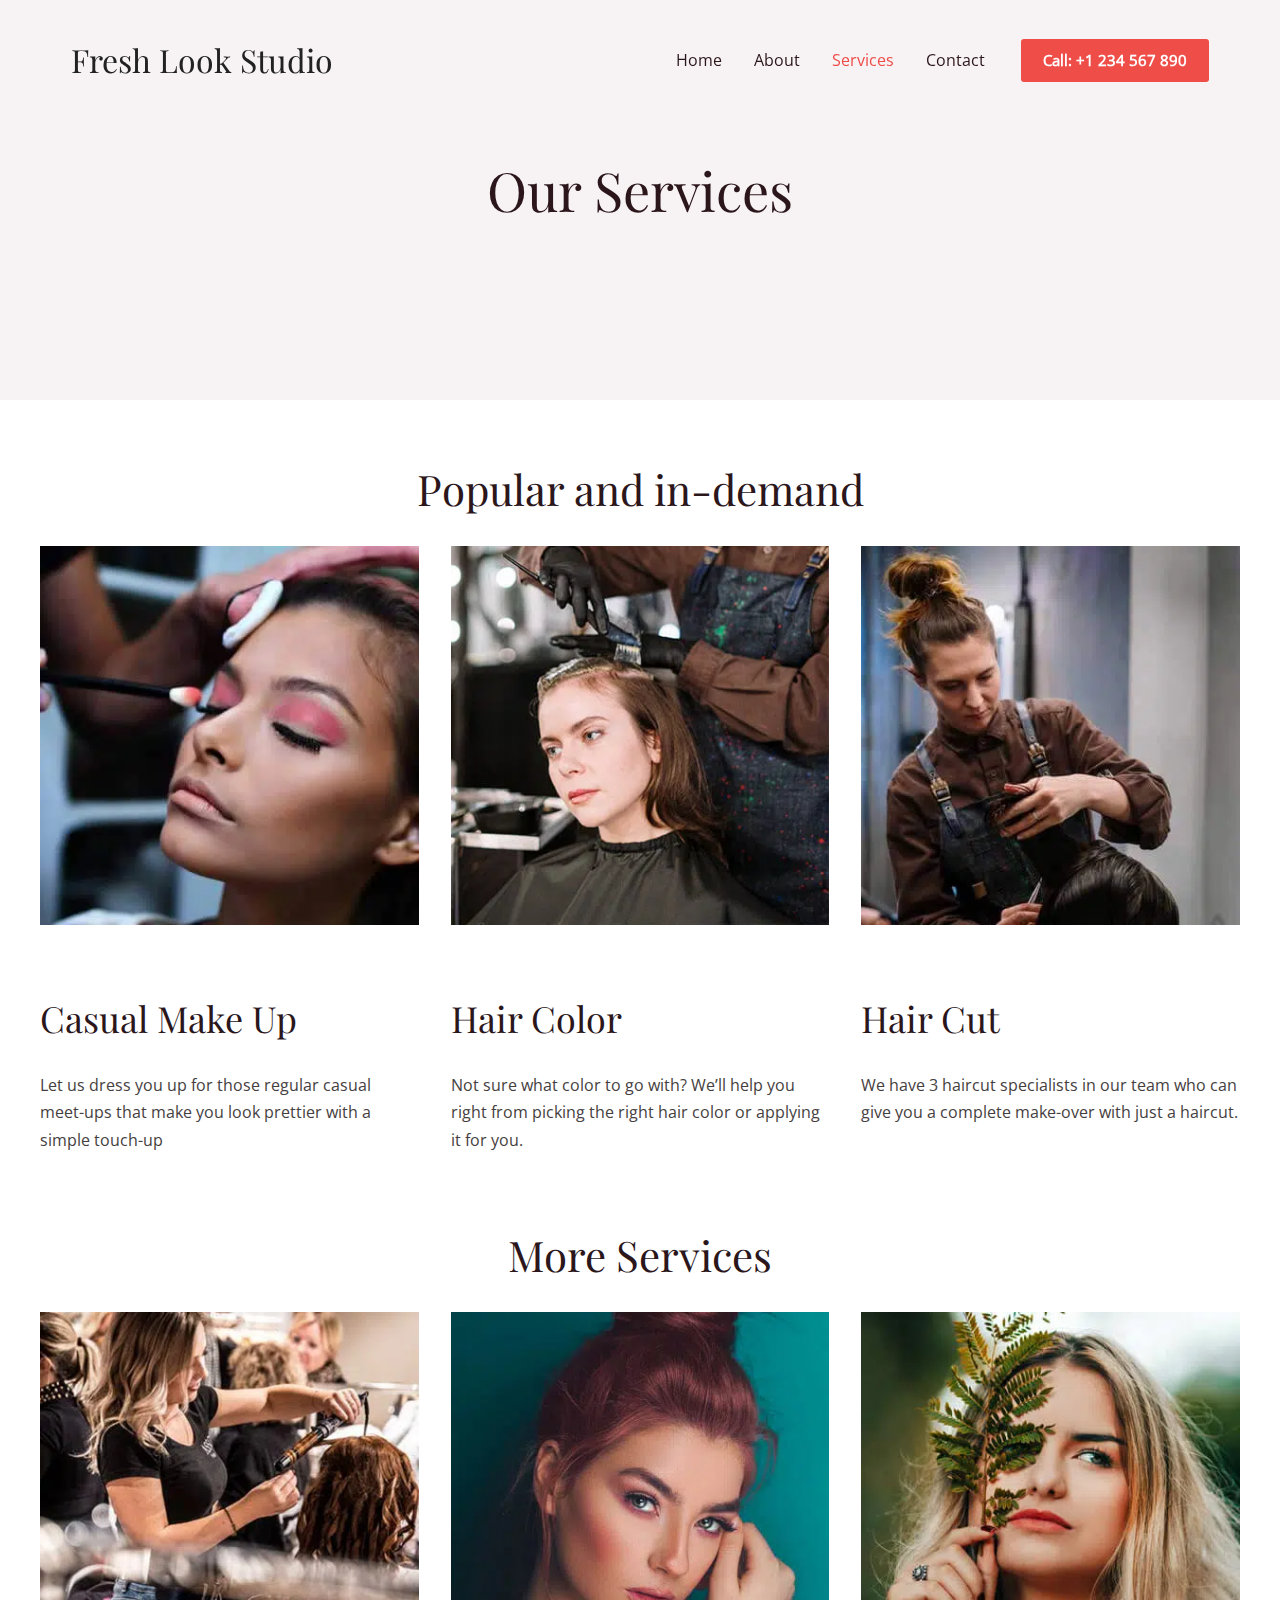
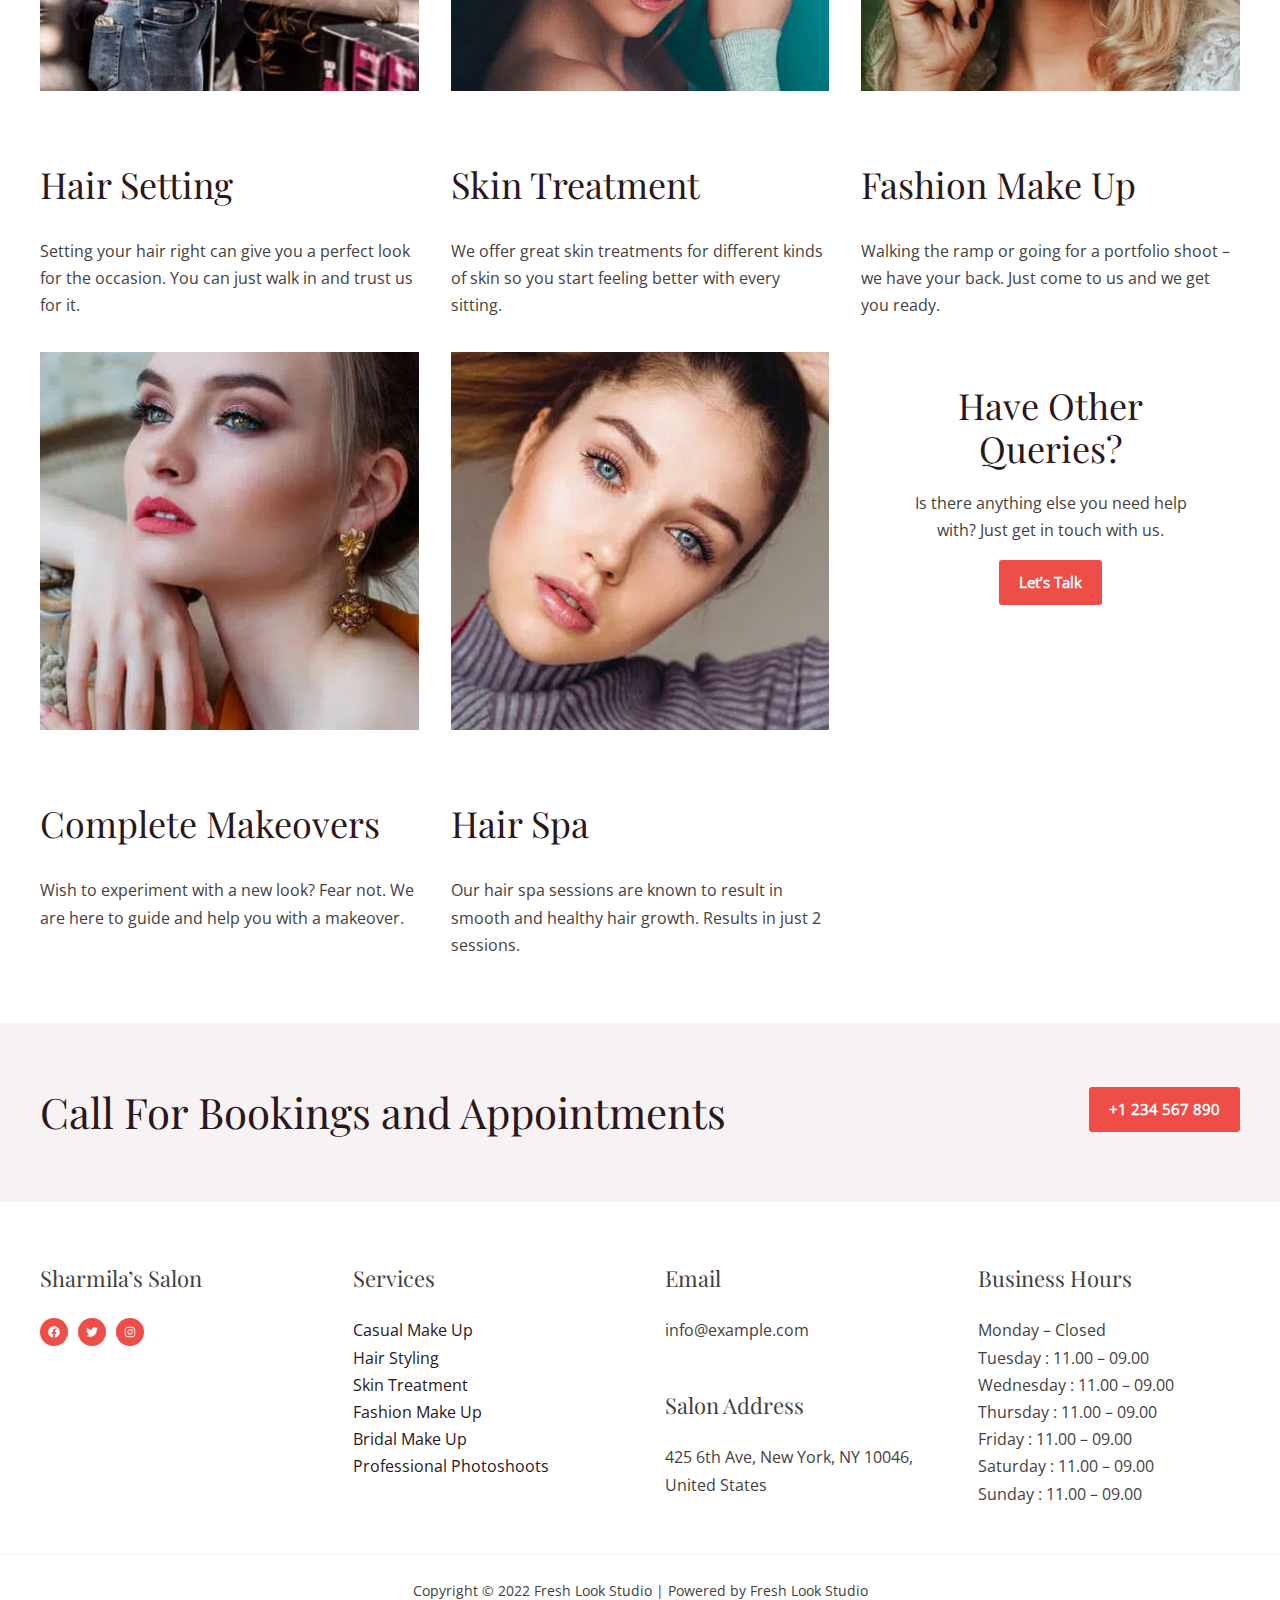
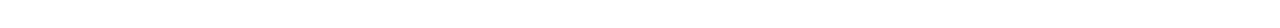
<file: services/index.html>
<!DOCTYPE html>
<html lang="cs">
<head>
<meta charset="UTF-8">
<meta name="viewport" content="width=device-width, initial-scale=1">
<link rel="profile" href="https://gmpg.org/xfn/11">
<link rel="preload" href="/wp-content/astra-local-fonts/open-sans/memSYaGs126MiZpBA-UvWbX2vVnXBbObj2OVZyOOSr4dVJWUgsjZ0B4gaVI.woff2" as="font" type="font/woff2" crossorigin>
<link rel="preload" href="/wp-content/astra-local-fonts/playfair-display/nuFvD-vYSZviVYUb_rj3ij__anPXJzDwcbmjWBN2PKeiunDXbtM.woff2" as="font" type="font/woff2" crossorigin>
<meta name="robots" content="index, follow, max-image-preview:large, max-snippet:-1, max-video-preview:-1">
<!-- This site is optimized with the Yoast SEO plugin v19.4 - https://yoast.com/wordpress/plugins/seo/ --><title>Services - Fresh Look Studio</title>
<link rel="canonical" href="/services/">
<meta property="og:locale" content="cs_CZ">
<meta property="og:type" content="article">
<meta property="og:title" content="Services - Fresh Look Studio">
<meta property="og:description" content="Popular and in-demand Casual Make Up Let us dress you up for those regular casual meet-ups that make you look prettier with a simple touch-up Hair Color Not sure what color to go with? We’ll help you right from picking the right hair color or applying it for you. Hair Cut We have 3 haircut &hellip; Services Read More &raquo;">
<meta property="og:url" content="/services/">
<meta property="og:site_name" content="Fresh Look Studio">
<meta property="article:modified_time" content="2022-07-21T19:35:26+00:00">
<meta property="og:image" content="/wp-content/uploads/2021/04/makeup.jpg">
<meta name="twitter:card" content="summary_large_image">
<meta name="twitter:label1" content="Odhadovaná doba čtení">
<meta name="twitter:data1" content="3 minuty">
<script type="application/ld+json" class="yoast-schema-graph">{"@context":"https://schema.org","@graph":[{"@type":"WebSite","@id":"/#website","url":"/","name":"Fresh Look Studio","description":"Clean Theme made by Jan Heder","potentialAction":[{"@type":"SearchAction","target":{"@type":"EntryPoint","urlTemplate":"/?s={search_term_string}"},"query-input":"required name=search_term_string"}],"inLanguage":"cs"},{"@type":"ImageObject","inLanguage":"cs","@id":"/services/#primaryimage","url":"/wp-content/uploads/2021/04/makeup.jpg","contentUrl":"/wp-content/uploads/2021/04/makeup.jpg"},{"@type":"WebPage","@id":"/services/","url":"/services/","name":"Services - Fresh Look Studio","isPartOf":{"@id":"/#website"},"primaryImageOfPage":{"@id":"/services/#primaryimage"},"image":{"@id":"/services/#primaryimage"},"thumbnailUrl":"/wp-content/uploads/2021/04/makeup.jpg","datePublished":"2021-05-13T05:09:59+00:00","dateModified":"2022-07-21T19:35:26+00:00","breadcrumb":{"@id":"/services/#breadcrumb"},"inLanguage":"cs","potentialAction":[{"@type":"ReadAction","target":["/services/"]}]},{"@type":"BreadcrumbList","@id":"/services/#breadcrumb","itemListElement":[{"@type":"ListItem","position":1,"name":"Domů","item":"/"},{"@type":"ListItem","position":2,"name":"Services"}]}]}</script><!-- / Yoast SEO plugin. --><link rel="dns-prefetch" href="//s.w.org">
<link rel="alternate" type="application/rss+xml" title="Fresh Look Studio &raquo; RSS zdroj" href="/feed/">
<link rel="alternate" type="application/rss+xml" title="Fresh Look Studio &raquo; RSS komentářů" href="/comments/feed/">
<link rel="stylesheet" id="astra-theme-css-css" href="/wp-content/themes/jh-theme/assets/css/minified/frontend.min.css?ver=3.9.0" media="all">
<style id="astra-theme-css-inline-css">.ast-no-sidebar .entry-content .alignfull {margin-left: calc( -50vw + 50%);margin-right: calc( -50vw + 50%);max-width: 100vw;width: 100vw;}.ast-no-sidebar .entry-content .alignwide {margin-left: calc(-41vw + 50%);margin-right: calc(-41vw + 50%);max-width: unset;width: unset;}.ast-no-sidebar .entry-content .alignfull .alignfull,.ast-no-sidebar .entry-content .alignfull .alignwide,.ast-no-sidebar .entry-content .alignwide .alignfull,.ast-no-sidebar .entry-content .alignwide .alignwide,.ast-no-sidebar .entry-content .wp-block-column .alignfull,.ast-no-sidebar .entry-content .wp-block-column .alignwide{width: 100%;margin-left: auto;margin-right: auto;}.wp-block-gallery,.blocks-gallery-grid {margin: 0;}.wp-block-separator {max-width: 100px;}.wp-block-separator.is-style-wide,.wp-block-separator.is-style-dots {max-width: none;}.entry-content .has-2-columns .wp-block-column:first-child {padding-right: 10px;}.entry-content .has-2-columns .wp-block-column:last-child {padding-left: 10px;}@media (max-width: 782px) {.entry-content .wp-block-columns .wp-block-column {flex-basis: 100%;}.entry-content .has-2-columns .wp-block-column:first-child {padding-right: 0;}.entry-content .has-2-columns .wp-block-column:last-child {padding-left: 0;}}body .entry-content .wp-block-latest-posts {margin-left: 0;}body .entry-content .wp-block-latest-posts li {list-style: none;}.ast-no-sidebar .ast-container .entry-content .wp-block-latest-posts {margin-left: 0;}.ast-header-break-point .entry-content .alignwide {margin-left: auto;margin-right: auto;}.entry-content .blocks-gallery-item img {margin-bottom: auto;}.wp-block-pullquote {border-top: 4px solid #555d66;border-bottom: 4px solid #555d66;color: #40464d;}:root{--ast-container-default-xlg-padding:6.67em;--ast-container-default-lg-padding:5.67em;--ast-container-default-slg-padding:4.34em;--ast-container-default-md-padding:3.34em;--ast-container-default-sm-padding:6.67em;--ast-container-default-xs-padding:2.4em;--ast-container-default-xxs-padding:1.4em;}html{font-size:100%;}a,.page-title{color:var(--ast-global-color-2);}a:hover,a:focus{color:var(--ast-global-color-1);}body,button,input,select,textarea,.ast-button,.ast-custom-button{font-family:'Open Sans',sans-serif;font-weight:400;font-size:16px;font-size:1rem;line-height:1.7;}blockquote{color:var(--ast-global-color-3);}p,.entry-content p{margin-bottom:1em;}h1,.entry-content h1,h2,.entry-content h2,h3,.entry-content h3,h4,.entry-content h4,h5,.entry-content h5,h6,.entry-content h6,.site-title,.site-title a{font-family:'Playfair Display',serif;font-weight:normal;text-transform:none;}.site-title{font-size:32px;font-size:2rem;display:block;}header .custom-logo-link img{max-width:253px;}.astra-logo-svg{width:253px;}.ast-archive-description .ast-archive-title{font-size:40px;font-size:2.5rem;}.site-header .site-description{font-size:15px;font-size:0.9375rem;display:none;}.entry-title{font-size:30px;font-size:1.875rem;}h1,.entry-content h1{font-size:54px;font-size:3.375rem;font-weight:normal;font-family:'Playfair Display',serif;line-height:1.2;text-transform:none;}h2,.entry-content h2{font-size:42px;font-size:2.625rem;font-family:'Playfair Display',serif;line-height:1.2;text-transform:none;}h3,.entry-content h3{font-size:36px;font-size:2.25rem;font-weight:normal;font-family:'Playfair Display',serif;line-height:1.2;text-transform:none;}h4,.entry-content h4{font-size:25px;font-size:1.5625rem;line-height:1.2;font-family:'Playfair Display',serif;text-transform:none;}h5,.entry-content h5{font-size:20px;font-size:1.25rem;line-height:1.2;font-family:'Playfair Display',serif;text-transform:none;}h6,.entry-content h6{font-size:15px;font-size:0.9375rem;line-height:1.2;font-family:'Playfair Display',serif;text-transform:none;}.ast-single-post .entry-title,.page-title{font-size:30px;font-size:1.875rem;}::selection{background-color:var(--ast-global-color-0);color:#ffffff;}body,h1,.entry-title a,.entry-content h1,h2,.entry-content h2,h3,.entry-content h3,h4,.entry-content h4,h5,.entry-content h5,h6,.entry-content h6{color:var(--ast-global-color-3);}.tagcloud a:hover,.tagcloud a:focus,.tagcloud a.current-item{color:#ffffff;border-color:var(--ast-global-color-2);background-color:var(--ast-global-color-2);}input:focus,input[type="text"]:focus,input[type="email"]:focus,input[type="url"]:focus,input[type="password"]:focus,input[type="reset"]:focus,input[type="search"]:focus,textarea:focus{border-color:var(--ast-global-color-2);}input[type="radio"]:checked,input[type=reset],input[type="checkbox"]:checked,input[type="checkbox"]:hover:checked,input[type="checkbox"]:focus:checked,input[type=range]::-webkit-slider-thumb{border-color:var(--ast-global-color-2);background-color:var(--ast-global-color-2);box-shadow:none;}.site-footer a:hover + .post-count,.site-footer a:focus + .post-count{background:var(--ast-global-color-2);border-color:var(--ast-global-color-2);}.single .nav-links .nav-previous,.single .nav-links .nav-next{color:var(--ast-global-color-2);}.entry-meta,.entry-meta *{line-height:1.45;color:var(--ast-global-color-2);}.entry-meta a:hover,.entry-meta a:hover *,.entry-meta a:focus,.entry-meta a:focus *,.page-links > .page-link,.page-links .page-link:hover,.post-navigation a:hover{color:var(--ast-global-color-1);}#cat option,.secondary .calendar_wrap thead a,.secondary .calendar_wrap thead a:visited{color:var(--ast-global-color-2);}.secondary .calendar_wrap #today,.ast-progress-val span{background:var(--ast-global-color-2);}.secondary a:hover + .post-count,.secondary a:focus + .post-count{background:var(--ast-global-color-2);border-color:var(--ast-global-color-2);}.calendar_wrap #today > a{color:#ffffff;}.page-links .page-link,.single .post-navigation a{color:var(--ast-global-color-2);}.widget-title{font-size:22px;font-size:1.375rem;color:var(--ast-global-color-3);}@media (max-width:921px){#ast-desktop-header{display:none;}}@media (min-width:921px){#ast-mobile-header{display:none;}}.wp-block-buttons.aligncenter{justify-content:center;}@media (max-width:921px){.ast-theme-transparent-header #primary,.ast-theme-transparent-header #secondary{padding:0;}}@media (max-width:921px){.ast-plain-container.ast-no-sidebar #primary{padding:0;}}.ast-plain-container.ast-no-sidebar #primary{margin-top:0;margin-bottom:0;}@media (min-width:1200px){.wp-block-group .has-background{padding:20px;}}@media (min-width:1200px){.ast-no-sidebar.ast-separate-container .entry-content .wp-block-group.alignwide,.ast-no-sidebar.ast-separate-container .entry-content .wp-block-cover.alignwide{margin-left:-20px;margin-right:-20px;padding-left:20px;padding-right:20px;}.ast-no-sidebar.ast-separate-container .entry-content .wp-block-cover.alignfull,.ast-no-sidebar.ast-separate-container .entry-content .wp-block-group.alignfull{margin-left:-6.67em;margin-right:-6.67em;padding-left:6.67em;padding-right:6.67em;}}@media (min-width:1200px){.wp-block-cover-image.alignwide .wp-block-cover__inner-container,.wp-block-cover.alignwide .wp-block-cover__inner-container,.wp-block-cover-image.alignfull .wp-block-cover__inner-container,.wp-block-cover.alignfull .wp-block-cover__inner-container{width:100%;}}.wp-block-columns{margin-bottom:unset;}.wp-block-image.size-full{margin:2rem 0;}.wp-block-separator.has-background{padding:0;}.wp-block-gallery{margin-bottom:1.6em;}.wp-block-group{padding-top:4em;padding-bottom:4em;}.wp-block-group__inner-container .wp-block-columns:last-child,.wp-block-group__inner-container :last-child,.wp-block-table table{margin-bottom:0;}.blocks-gallery-grid{width:100%;}.wp-block-navigation-link__content{padding:5px 0;}.wp-block-group .wp-block-group .has-text-align-center,.wp-block-group .wp-block-column .has-text-align-center{max-width:100%;}.has-text-align-center{margin:0 auto;}@media (min-width:1200px){.wp-block-cover__inner-container,.alignwide .wp-block-group__inner-container,.alignfull .wp-block-group__inner-container{max-width:1200px;margin:0 auto;}.wp-block-group.alignnone,.wp-block-group.aligncenter,.wp-block-group.alignleft,.wp-block-group.alignright,.wp-block-group.alignwide,.wp-block-columns.alignwide{margin:2rem 0 1rem 0;}}@media (max-width:1200px){.wp-block-group{padding:3em;}.wp-block-group .wp-block-group{padding:1.5em;}.wp-block-columns,.wp-block-column{margin:1rem 0;}}@media (min-width:921px){.wp-block-columns .wp-block-group{padding:2em;}}@media (max-width:544px){.wp-block-cover-image .wp-block-cover__inner-container,.wp-block-cover .wp-block-cover__inner-container{width:unset;}.wp-block-cover,.wp-block-cover-image{padding:2em 0;}.wp-block-group,.wp-block-cover{padding:2em;}.wp-block-media-text__media img,.wp-block-media-text__media video{width:unset;max-width:100%;}.wp-block-media-text.has-background .wp-block-media-text__content{padding:1em;}}.wp-block-image.aligncenter{margin-left:auto;margin-right:auto;}.wp-block-table.aligncenter{margin-left:auto;margin-right:auto;}@media (min-width:544px){.entry-content .wp-block-media-text.has-media-on-the-right .wp-block-media-text__content{padding:0 8% 0 0;}.entry-content .wp-block-media-text .wp-block-media-text__content{padding:0 0 0 8%;}.ast-plain-container .site-content .entry-content .has-custom-content-position.is-position-bottom-left > *,.ast-plain-container .site-content .entry-content .has-custom-content-position.is-position-bottom-right > *,.ast-plain-container .site-content .entry-content .has-custom-content-position.is-position-top-left > *,.ast-plain-container .site-content .entry-content .has-custom-content-position.is-position-top-right > *,.ast-plain-container .site-content .entry-content .has-custom-content-position.is-position-center-right > *,.ast-plain-container .site-content .entry-content .has-custom-content-position.is-position-center-left > *{margin:0;}}@media (max-width:544px){.entry-content .wp-block-media-text .wp-block-media-text__content{padding:8% 0;}.wp-block-media-text .wp-block-media-text__media img{width:auto;max-width:100%;}}@media (max-width:921px){.ast-separate-container #primary,.ast-separate-container #secondary{padding:1.5em 0;}#primary,#secondary{padding:1.5em 0;margin:0;}.ast-left-sidebar #content > .ast-container{display:flex;flex-direction:column-reverse;width:100%;}.ast-separate-container .ast-article-post,.ast-separate-container .ast-article-single{padding:1.5em 2.14em;}.ast-author-box img.avatar{margin:20px 0 0 0;}}@media (min-width:922px){.ast-separate-container.ast-right-sidebar #primary,.ast-separate-container.ast-left-sidebar #primary{border:0;}.search-no-results.ast-separate-container #primary{margin-bottom:4em;}}.wp-block-button .wp-block-button__link{color:var(--ast-global-color-5);}.wp-block-button .wp-block-button__link:hover,.wp-block-button .wp-block-button__link:focus{color:var(--ast-global-color-5);background-color:var(--ast-global-color-1);border-color:var(--ast-global-color-1);}.elementor-widget-heading h1.elementor-heading-title{line-height:1.2;}.elementor-widget-heading h2.elementor-heading-title{line-height:1.2;}.elementor-widget-heading h3.elementor-heading-title{line-height:1.2;}.elementor-widget-heading h4.elementor-heading-title{line-height:1.2;}.elementor-widget-heading h5.elementor-heading-title{line-height:1.2;}.elementor-widget-heading h6.elementor-heading-title{line-height:1.2;}.wp-block-button .wp-block-button__link{border-top-width:0;border-right-width:0;border-left-width:0;border-bottom-width:0;border-color:var(--ast-global-color-0);background-color:var(--ast-global-color-0);color:var(--ast-global-color-5);font-family:inherit;font-weight:600;line-height:1;font-size:15px;font-size:0.9375rem;border-radius:3px;padding-top:15px;padding-right:20px;padding-bottom:15px;padding-left:20px;}@media (max-width:544px){.wp-block-button .wp-block-button__link{font-size:14px;font-size:0.875rem;}}.menu-toggle,button,.ast-button,.ast-custom-button,.button,input#submit,input[type="button"],input[type="submit"],input[type="reset"]{border-style:solid;border-top-width:0;border-right-width:0;border-left-width:0;border-bottom-width:0;color:var(--ast-global-color-5);border-color:var(--ast-global-color-0);background-color:var(--ast-global-color-0);border-radius:3px;padding-top:15px;padding-right:20px;padding-bottom:15px;padding-left:20px;font-family:inherit;font-weight:600;font-size:15px;font-size:0.9375rem;line-height:1;}button:focus,.menu-toggle:hover,button:hover,.ast-button:hover,.ast-custom-button:hover .button:hover,.ast-custom-button:hover ,input[type=reset]:hover,input[type=reset]:focus,input#submit:hover,input#submit:focus,input[type="button"]:hover,input[type="button"]:focus,input[type="submit"]:hover,input[type="submit"]:focus{color:var(--ast-global-color-5);background-color:var(--ast-global-color-1);border-color:var(--ast-global-color-1);}@media (min-width:544px){.ast-container{max-width:100%;}}@media (max-width:544px){.ast-separate-container .ast-article-post,.ast-separate-container .ast-article-single,.ast-separate-container .comments-title,.ast-separate-container .ast-archive-description{padding:1.5em 1em;}.ast-separate-container #content .ast-container{padding-left:0.54em;padding-right:0.54em;}.ast-separate-container .ast-comment-list li.depth-1{padding:1.5em 1em;margin-bottom:1.5em;}.ast-separate-container .ast-comment-list .bypostauthor{padding:.5em;}.ast-search-menu-icon.ast-dropdown-active .search-field{width:170px;}.menu-toggle,button,.ast-button,.button,input#submit,input[type="button"],input[type="submit"],input[type="reset"]{font-size:14px;font-size:0.875rem;}}@media (max-width:921px){.ast-mobile-header-stack .main-header-bar .ast-search-menu-icon{display:inline-block;}.ast-header-break-point.ast-header-custom-item-outside .ast-mobile-header-stack .main-header-bar .ast-search-icon{margin:0;}.ast-comment-avatar-wrap img{max-width:2.5em;}.ast-separate-container .ast-comment-list li.depth-1{padding:1.5em 2.14em;}.ast-separate-container .comment-respond{padding:2em 2.14em;}.ast-comment-meta{padding:0 1.8888em 1.3333em;}}body,.ast-separate-container{background-color:var(--ast-global-color-4);;background-image:none;;}.ast-no-sidebar.ast-separate-container .entry-content .alignfull {margin-left: -6.67em;margin-right: -6.67em;width: auto;}@media (max-width: 1200px) {.ast-no-sidebar.ast-separate-container .entry-content .alignfull {margin-left: -2.4em;margin-right: -2.4em;}}@media (max-width: 768px) {.ast-no-sidebar.ast-separate-container .entry-content .alignfull {margin-left: -2.14em;margin-right: -2.14em;}}@media (max-width: 544px) {.ast-no-sidebar.ast-separate-container .entry-content .alignfull {margin-left: -1em;margin-right: -1em;}}.ast-no-sidebar.ast-separate-container .entry-content .alignwide {margin-left: -20px;margin-right: -20px;}.ast-no-sidebar.ast-separate-container .entry-content .wp-block-column .alignfull,.ast-no-sidebar.ast-separate-container .entry-content .wp-block-column .alignwide {margin-left: auto;margin-right: auto;width: 100%;}@media (max-width:921px){.widget-title{font-size:22px;font-size:1.375rem;}body,button,input,select,textarea,.ast-button,.ast-custom-button{font-size:16px;font-size:1rem;}#secondary,#secondary button,#secondary input,#secondary select,#secondary textarea{font-size:16px;font-size:1rem;}.site-title{display:none;}.ast-archive-description .ast-archive-title{font-size:40px;}.site-header .site-description{display:none;}.entry-title{font-size:30px;}h1,.entry-content h1{font-size:45px;}h2,.entry-content h2{font-size:32px;}h3,.entry-content h3{font-size:26px;}h4,.entry-content h4{font-size:22px;font-size:1.375rem;}h5,.entry-content h5{font-size:18px;font-size:1.125rem;}h6,.entry-content h6{font-size:15px;font-size:0.9375rem;}.ast-single-post .entry-title,.page-title{font-size:30px;}.astra-logo-svg{width:160px;}header .custom-logo-link img,.ast-header-break-point .site-logo-img .custom-mobile-logo-link img{max-width:160px;}}@media (max-width:544px){.widget-title{font-size:22px;font-size:1.375rem;}body,button,input,select,textarea,.ast-button,.ast-custom-button{font-size:16px;font-size:1rem;}#secondary,#secondary button,#secondary input,#secondary select,#secondary textarea{font-size:16px;font-size:1rem;}.site-title{font-size:23px;font-size:1.4375rem;display:none;}.ast-archive-description .ast-archive-title{font-size:40px;}.site-header .site-description{display:none;}.entry-title{font-size:30px;}h1,.entry-content h1{font-size:32px;}h2,.entry-content h2{font-size:28px;}h3,.entry-content h3{font-size:22px;}h4,.entry-content h4{font-size:20px;font-size:1.25rem;}h5,.entry-content h5{font-size:20px;font-size:1.25rem;}h6,.entry-content h6{font-size:15px;font-size:0.9375rem;}.ast-single-post .entry-title,.page-title{font-size:30px;}}@media (max-width:544px){html{font-size:100%;}}@media (min-width:922px){.ast-container{max-width:1240px;}}@font-face {font-family: "Astra";src: url(/wp-content/themes/jh-theme/assets/fonts/astra.woff) format("woff"),url(/wp-content/themes/jh-theme/assets/fonts/astra.ttf) format("truetype"),url(/wp-content/themes/jh-theme/assets/fonts/astra.svg#astra) format("svg");font-weight: normal;font-style: normal;font-display: fallback;}@media (min-width:922px){.main-header-menu .sub-menu .menu-item.ast-left-align-sub-menu:hover > .sub-menu,.main-header-menu .sub-menu .menu-item.ast-left-align-sub-menu.focus > .sub-menu{margin-left:-0px;}}.ast-theme-transparent-header [data-section="section-header-mobile-trigger"] .ast-button-wrap .ast-mobile-menu-trigger-minimal{background:transparent;}.astra-icon-down_arrow::after {content: "\e900";font-family: Astra;}.astra-icon-close::after {content: "\e5cd";font-family: Astra;}.astra-icon-drag_handle::after {content: "\e25d";font-family: Astra;}.astra-icon-format_align_justify::after {content: "\e235";font-family: Astra;}.astra-icon-menu::after {content: "\e5d2";font-family: Astra;}.astra-icon-reorder::after {content: "\e8fe";font-family: Astra;}.astra-icon-search::after {content: "\e8b6";font-family: Astra;}.astra-icon-zoom_in::after {content: "\e56b";font-family: Astra;}.astra-icon-check-circle::after {content: "\e901";font-family: Astra;}.astra-icon-shopping-cart::after {content: "\f07a";font-family: Astra;}.astra-icon-shopping-bag::after {content: "\f290";font-family: Astra;}.astra-icon-shopping-basket::after {content: "\f291";font-family: Astra;}.astra-icon-circle-o::after {content: "\e903";font-family: Astra;}.astra-icon-certificate::after {content: "\e902";font-family: Astra;}blockquote {padding: 1.2em;}:root .has-ast-global-color-0-color{color:var(--ast-global-color-0);}:root .has-ast-global-color-0-background-color{background-color:var(--ast-global-color-0);}:root .wp-block-button .has-ast-global-color-0-color{color:var(--ast-global-color-0);}:root .wp-block-button .has-ast-global-color-0-background-color{background-color:var(--ast-global-color-0);}:root .has-ast-global-color-1-color{color:var(--ast-global-color-1);}:root .has-ast-global-color-1-background-color{background-color:var(--ast-global-color-1);}:root .wp-block-button .has-ast-global-color-1-color{color:var(--ast-global-color-1);}:root .wp-block-button .has-ast-global-color-1-background-color{background-color:var(--ast-global-color-1);}:root .has-ast-global-color-2-color{color:var(--ast-global-color-2);}:root .has-ast-global-color-2-background-color{background-color:var(--ast-global-color-2);}:root .wp-block-button .has-ast-global-color-2-color{color:var(--ast-global-color-2);}:root .wp-block-button .has-ast-global-color-2-background-color{background-color:var(--ast-global-color-2);}:root .has-ast-global-color-3-color{color:var(--ast-global-color-3);}:root .has-ast-global-color-3-background-color{background-color:var(--ast-global-color-3);}:root .wp-block-button .has-ast-global-color-3-color{color:var(--ast-global-color-3);}:root .wp-block-button .has-ast-global-color-3-background-color{background-color:var(--ast-global-color-3);}:root .has-ast-global-color-4-color{color:var(--ast-global-color-4);}:root .has-ast-global-color-4-background-color{background-color:var(--ast-global-color-4);}:root .wp-block-button .has-ast-global-color-4-color{color:var(--ast-global-color-4);}:root .wp-block-button .has-ast-global-color-4-background-color{background-color:var(--ast-global-color-4);}:root .has-ast-global-color-5-color{color:var(--ast-global-color-5);}:root .has-ast-global-color-5-background-color{background-color:var(--ast-global-color-5);}:root .wp-block-button .has-ast-global-color-5-color{color:var(--ast-global-color-5);}:root .wp-block-button .has-ast-global-color-5-background-color{background-color:var(--ast-global-color-5);}:root .has-ast-global-color-6-color{color:var(--ast-global-color-6);}:root .has-ast-global-color-6-background-color{background-color:var(--ast-global-color-6);}:root .wp-block-button .has-ast-global-color-6-color{color:var(--ast-global-color-6);}:root .wp-block-button .has-ast-global-color-6-background-color{background-color:var(--ast-global-color-6);}:root .has-ast-global-color-7-color{color:var(--ast-global-color-7);}:root .has-ast-global-color-7-background-color{background-color:var(--ast-global-color-7);}:root .wp-block-button .has-ast-global-color-7-color{color:var(--ast-global-color-7);}:root .wp-block-button .has-ast-global-color-7-background-color{background-color:var(--ast-global-color-7);}:root .has-ast-global-color-8-color{color:var(--ast-global-color-8);}:root .has-ast-global-color-8-background-color{background-color:var(--ast-global-color-8);}:root .wp-block-button .has-ast-global-color-8-color{color:var(--ast-global-color-8);}:root .wp-block-button .has-ast-global-color-8-background-color{background-color:var(--ast-global-color-8);}:root{--ast-global-color-0:#EF4D48;--ast-global-color-1:#D90700;--ast-global-color-2:#2B161B;--ast-global-color-3:#453E3E;--ast-global-color-4:#F7F3F5;--ast-global-color-5:#FFFFFF;--ast-global-color-6:#000000;--ast-global-color-7:#4B4F58;--ast-global-color-8:#F6F7F8;}:root {--ast-border-color : #dddddd;}.ast-theme-transparent-header #masthead .site-logo-img .transparent-custom-logo .astra-logo-svg{width:150px;}.ast-theme-transparent-header #masthead .site-logo-img .transparent-custom-logo img{ max-width:150px;}@media (max-width:921px){.ast-theme-transparent-header #masthead .site-logo-img .transparent-custom-logo .astra-logo-svg{width:120px;}.ast-theme-transparent-header #masthead .site-logo-img .transparent-custom-logo img{ max-width:120px;}}@media (max-width:543px){.ast-theme-transparent-header #masthead .site-logo-img .transparent-custom-logo .astra-logo-svg{width:100px;}.ast-theme-transparent-header #masthead .site-logo-img .transparent-custom-logo img{ max-width:100px;}}@media (min-width:921px){.ast-theme-transparent-header #masthead{position:absolute;left:0;right:0;}.ast-theme-transparent-header .main-header-bar,.ast-theme-transparent-header.ast-header-break-point .main-header-bar{background:none;}body.elementor-editor-active.ast-theme-transparent-header #masthead,.fl-builder-edit .ast-theme-transparent-header #masthead,body.vc_editor.ast-theme-transparent-header #masthead,body.brz-ed.ast-theme-transparent-header #masthead{z-index:0;}.ast-header-break-point.ast-replace-site-logo-transparent.ast-theme-transparent-header .custom-mobile-logo-link{display:none;}.ast-header-break-point.ast-replace-site-logo-transparent.ast-theme-transparent-header .transparent-custom-logo{display:inline-block;}.ast-theme-transparent-header .ast-above-header,.ast-theme-transparent-header .ast-above-header.ast-above-header-bar{background-image:none;background-color:transparent;}.ast-theme-transparent-header .ast-below-header{background-image:none;background-color:transparent;}}.ast-theme-transparent-header .ast-builder-menu .main-header-menu,.ast-theme-transparent-header .ast-builder-menu .main-header-menu .menu-link,.ast-theme-transparent-header [CLASS*="ast-builder-menu-"] .main-header-menu .menu-item > .menu-link,.ast-theme-transparent-header .ast-masthead-custom-menu-items,.ast-theme-transparent-header .ast-masthead-custom-menu-items a,.ast-theme-transparent-header .ast-builder-menu .main-header-menu .menu-item > .ast-menu-toggle,.ast-theme-transparent-header .ast-builder-menu .main-header-menu .menu-item > .ast-menu-toggle,.ast-theme-transparent-header .ast-above-header-navigation a,.ast-header-break-point.ast-theme-transparent-header .ast-above-header-navigation a,.ast-header-break-point.ast-theme-transparent-header .ast-above-header-navigation > ul.ast-above-header-menu > .menu-item-has-children:not(.current-menu-item) > .ast-menu-toggle,.ast-theme-transparent-header .ast-below-header-menu,.ast-theme-transparent-header .ast-below-header-menu a,.ast-header-break-point.ast-theme-transparent-header .ast-below-header-menu a,.ast-header-break-point.ast-theme-transparent-header .ast-below-header-menu,.ast-theme-transparent-header .main-header-menu .menu-link{color:var(--ast-global-color-2);}.ast-theme-transparent-header .ast-builder-menu .main-header-menu .menu-item:hover > .menu-link,.ast-theme-transparent-header .ast-builder-menu .main-header-menu .menu-item:hover > .ast-menu-toggle,.ast-theme-transparent-header .ast-builder-menu .main-header-menu .ast-masthead-custom-menu-items a:hover,.ast-theme-transparent-header .ast-builder-menu .main-header-menu .focus > .menu-link,.ast-theme-transparent-header .ast-builder-menu .main-header-menu .focus > .ast-menu-toggle,.ast-theme-transparent-header .ast-builder-menu .main-header-menu .current-menu-item > .menu-link,.ast-theme-transparent-header .ast-builder-menu .main-header-menu .current-menu-ancestor > .menu-link,.ast-theme-transparent-header .ast-builder-menu .main-header-menu .current-menu-item > .ast-menu-toggle,.ast-theme-transparent-header .ast-builder-menu .main-header-menu .current-menu-ancestor > .ast-menu-toggle,.ast-theme-transparent-header [CLASS*="ast-builder-menu-"] .main-header-menu .current-menu-item > .menu-link,.ast-theme-transparent-header [CLASS*="ast-builder-menu-"] .main-header-menu .current-menu-ancestor > .menu-link,.ast-theme-transparent-header [CLASS*="ast-builder-menu-"] .main-header-menu .current-menu-item > .ast-menu-toggle,.ast-theme-transparent-header [CLASS*="ast-builder-menu-"] .main-header-menu .current-menu-ancestor > .ast-menu-toggle,.ast-theme-transparent-header .main-header-menu .menu-item:hover > .menu-link,.ast-theme-transparent-header .main-header-menu .current-menu-item > .menu-link,.ast-theme-transparent-header .main-header-menu .current-menu-ancestor > .menu-link{color:var(--ast-global-color-0);}@media (max-width:921px){.ast-theme-transparent-header #masthead{position:absolute;left:0;right:0;}.ast-theme-transparent-header .main-header-bar,.ast-theme-transparent-header.ast-header-break-point .main-header-bar{background:none;}body.elementor-editor-active.ast-theme-transparent-header #masthead,.fl-builder-edit .ast-theme-transparent-header #masthead,body.vc_editor.ast-theme-transparent-header #masthead,body.brz-ed.ast-theme-transparent-header #masthead{z-index:0;}.ast-header-break-point.ast-replace-site-logo-transparent.ast-theme-transparent-header .custom-mobile-logo-link{display:none;}.ast-header-break-point.ast-replace-site-logo-transparent.ast-theme-transparent-header .transparent-custom-logo{display:inline-block;}.ast-theme-transparent-header .ast-above-header,.ast-theme-transparent-header .ast-above-header.ast-above-header-bar{background-image:none;background-color:transparent;}.ast-theme-transparent-header .ast-below-header{background-image:none;background-color:transparent;}}@media (max-width:921px){.ast-theme-transparent-header .ast-builder-menu .main-header-menu,.ast-theme-transparent-header .ast-builder-menu .main-header-menu .menu-link,.ast-theme-transparent-header [CLASS*="ast-builder-menu-"] .main-header-menu .menu-item > .menu-link,.ast-theme-transparent-header .ast-masthead-custom-menu-items,.ast-theme-transparent-header .ast-masthead-custom-menu-items a,.ast-theme-transparent-header .ast-builder-menu .main-header-menu .menu-item > .ast-menu-toggle,.ast-theme-transparent-header .ast-builder-menu .main-header-menu .menu-item > .ast-menu-toggle,.ast-theme-transparent-header .main-header-menu .menu-link{color:var(--ast-global-color-3);}.ast-theme-transparent-header .ast-builder-menu .main-header-menu .menu-item:hover > .menu-link,.ast-theme-transparent-header .ast-builder-menu .main-header-menu .menu-item:hover > .ast-menu-toggle,.ast-theme-transparent-header .ast-builder-menu .main-header-menu .ast-masthead-custom-menu-items a:hover,.ast-theme-transparent-header .ast-builder-menu .main-header-menu .focus > .menu-link,.ast-theme-transparent-header .ast-builder-menu .main-header-menu .focus > .ast-menu-toggle,.ast-theme-transparent-header .ast-builder-menu .main-header-menu .current-menu-item > .menu-link,.ast-theme-transparent-header .ast-builder-menu .main-header-menu .current-menu-ancestor > .menu-link,.ast-theme-transparent-header .ast-builder-menu .main-header-menu .current-menu-item > .ast-menu-toggle,.ast-theme-transparent-header .ast-builder-menu .main-header-menu .current-menu-ancestor > .ast-menu-toggle,.ast-theme-transparent-header [CLASS*="ast-builder-menu-"] .main-header-menu .current-menu-item > .menu-link,.ast-theme-transparent-header [CLASS*="ast-builder-menu-"] .main-header-menu .current-menu-ancestor > .menu-link,.ast-theme-transparent-header [CLASS*="ast-builder-menu-"] .main-header-menu .current-menu-item > .ast-menu-toggle,.ast-theme-transparent-header [CLASS*="ast-builder-menu-"] .main-header-menu .current-menu-ancestor > .ast-menu-toggle,.ast-theme-transparent-header .main-header-menu .menu-item:hover > .menu-link,.ast-theme-transparent-header .main-header-menu .current-menu-item > .menu-link,.ast-theme-transparent-header .main-header-menu .current-menu-ancestor > .menu-link{color:var(--ast-global-color-0);}}.ast-theme-transparent-header #ast-desktop-header > [CLASS*="-header-wrap"]:last-child > [CLASS*="-header-bar"],.ast-theme-transparent-header.ast-header-break-point #ast-mobile-header > [CLASS*="-header-wrap"]:last-child > [CLASS*="-header-bar"]{border-bottom-style:none;}.ast-breadcrumbs .trail-browse,.ast-breadcrumbs .trail-items,.ast-breadcrumbs .trail-items li{display:inline-block;margin:0;padding:0;border:none;background:inherit;text-indent:0;}.ast-breadcrumbs .trail-browse{font-size:inherit;font-style:inherit;font-weight:inherit;color:inherit;}.ast-breadcrumbs .trail-items{list-style:none;}.trail-items li::after{padding:0 0.3em;content:"\00bb";}.trail-items li:last-of-type::after{display:none;}h1,.entry-content h1,h2,.entry-content h2,h3,.entry-content h3,h4,.entry-content h4,h5,.entry-content h5,h6,.entry-content h6{color:var(--ast-global-color-2);}@media (max-width:921px){.ast-builder-grid-row-container.ast-builder-grid-row-tablet-3-firstrow .ast-builder-grid-row > *:first-child,.ast-builder-grid-row-container.ast-builder-grid-row-tablet-3-lastrow .ast-builder-grid-row > *:last-child{grid-column:1 / -1;}}@media (max-width:544px){.ast-builder-grid-row-container.ast-builder-grid-row-mobile-3-firstrow .ast-builder-grid-row > *:first-child,.ast-builder-grid-row-container.ast-builder-grid-row-mobile-3-lastrow .ast-builder-grid-row > *:last-child{grid-column:1 / -1;}}.ast-builder-layout-element[data-section="title_tagline"]{display:flex;}@media (max-width:921px){.ast-header-break-point .ast-builder-layout-element[data-section="title_tagline"]{display:flex;}}@media (max-width:544px){.ast-header-break-point .ast-builder-layout-element[data-section="title_tagline"]{display:flex;}}[data-section*="section-hb-button-"] .menu-link{display:none;}.ast-header-button-1[data-section*="section-hb-button-"] .ast-builder-button-wrap .ast-custom-button{font-size:15px;font-size:0.9375rem;}.ast-header-button-1[data-section*="section-hb-button-"] .ast-builder-button-wrap .ast-custom-button{padding-top:14px;padding-bottom:14px;padding-left:22px;padding-right:22px;}@media (max-width:921px){.ast-header-button-1[data-section*="section-hb-button-"] .ast-builder-button-wrap .ast-custom-button{margin-top:20px;margin-bottom:20px;margin-left:20px;margin-right:20px;}}.ast-header-button-1[data-section="section-hb-button-1"]{display:flex;}@media (max-width:921px){.ast-header-break-point .ast-header-button-1[data-section="section-hb-button-1"]{display:flex;}}@media (max-width:544px){.ast-header-break-point .ast-header-button-1[data-section="section-hb-button-1"]{display:flex;}}.ast-builder-menu-1{font-family:inherit;font-weight:inherit;}.ast-builder-menu-1 .sub-menu,.ast-builder-menu-1 .inline-on-mobile .sub-menu{border-top-width:2px;border-bottom-width:0;border-right-width:0;border-left-width:0;border-color:var(--ast-global-color-0);border-style:solid;border-radius:0;}.ast-builder-menu-1 .main-header-menu > .menu-item > .sub-menu,.ast-builder-menu-1 .main-header-menu > .menu-item > .astra-full-megamenu-wrapper{margin-top:0;}.ast-desktop .ast-builder-menu-1 .main-header-menu > .menu-item > .sub-menu:before,.ast-desktop .ast-builder-menu-1 .main-header-menu > .menu-item > .astra-full-megamenu-wrapper:before{height:calc( 0px + 5px );}.ast-builder-menu-1 .main-header-menu,.ast-header-break-point .ast-builder-menu-1 .main-header-menu{margin-left:10px;}.ast-desktop .ast-builder-menu-1 .menu-item .sub-menu .menu-link{border-style:none;}@media (max-width:921px){.ast-header-break-point .ast-builder-menu-1 .menu-item.menu-item-has-children > .ast-menu-toggle{top:0;}.ast-builder-menu-1 .menu-item-has-children > .menu-link:after{content:unset;}}@media (max-width:544px){.ast-header-break-point .ast-builder-menu-1 .menu-item.menu-item-has-children > .ast-menu-toggle{top:0;}}.ast-builder-menu-1{display:flex;}@media (max-width:921px){.ast-header-break-point .ast-builder-menu-1{display:flex;}}@media (max-width:544px){.ast-header-break-point .ast-builder-menu-1{display:flex;}}.site-below-footer-wrap{padding-top:20px;padding-bottom:20px;}.site-below-footer-wrap[data-section="section-below-footer-builder"]{background-color:rgba(255,255,255,0);;background-image:none;;min-height:74px;border-style:solid;border-width:0px;border-top-width:1px;border-top-color:var(--ast-global-color-4);}.site-below-footer-wrap[data-section="section-below-footer-builder"] .ast-builder-grid-row{max-width:1200px;margin-left:auto;margin-right:auto;}.site-below-footer-wrap[data-section="section-below-footer-builder"] .ast-builder-grid-row,.site-below-footer-wrap[data-section="section-below-footer-builder"] .site-footer-section{align-items:flex-start;}.site-below-footer-wrap[data-section="section-below-footer-builder"].ast-footer-row-inline .site-footer-section{display:flex;margin-bottom:0;}.ast-builder-grid-row-full .ast-builder-grid-row{grid-template-columns:1fr;}@media (max-width:921px){.site-below-footer-wrap[data-section="section-below-footer-builder"].ast-footer-row-tablet-inline .site-footer-section{display:flex;margin-bottom:0;}.site-below-footer-wrap[data-section="section-below-footer-builder"].ast-footer-row-tablet-stack .site-footer-section{display:block;margin-bottom:10px;}.ast-builder-grid-row-container.ast-builder-grid-row-tablet-full .ast-builder-grid-row{grid-template-columns:1fr;}}@media (max-width:544px){.site-below-footer-wrap[data-section="section-below-footer-builder"].ast-footer-row-mobile-inline .site-footer-section{display:flex;margin-bottom:0;}.site-below-footer-wrap[data-section="section-below-footer-builder"].ast-footer-row-mobile-stack .site-footer-section{display:block;margin-bottom:10px;}.ast-builder-grid-row-container.ast-builder-grid-row-mobile-full .ast-builder-grid-row{grid-template-columns:1fr;}}@media (max-width:544px){.site-below-footer-wrap[data-section="section-below-footer-builder"]{padding-left:24px;padding-right:24px;}}.site-below-footer-wrap[data-section="section-below-footer-builder"]{display:grid;}@media (max-width:921px){.ast-header-break-point .site-below-footer-wrap[data-section="section-below-footer-builder"]{display:grid;}}@media (max-width:544px){.ast-header-break-point .site-below-footer-wrap[data-section="section-below-footer-builder"]{display:grid;}}.ast-footer-copyright{text-align:center;}.ast-footer-copyright {color:var(--ast-global-color-3);}@media (max-width:921px){.ast-footer-copyright{text-align:center;}}@media (max-width:544px){.ast-footer-copyright{text-align:center;}}.ast-footer-copyright {font-size:14px;font-size:0.875rem;}.ast-footer-copyright.ast-builder-layout-element{display:flex;}@media (max-width:921px){.ast-header-break-point .ast-footer-copyright.ast-builder-layout-element{display:flex;}}@media (max-width:544px){.ast-header-break-point .ast-footer-copyright.ast-builder-layout-element{display:flex;}}.ast-builder-social-element:hover {color: #0274be;}.ast-social-stack-desktop .ast-builder-social-element,.ast-social-stack-tablet .ast-builder-social-element,.ast-social-stack-mobile .ast-builder-social-element {margin-top: 6px;margin-bottom: 6px;}.ast-social-color-type-official .ast-builder-social-element,.ast-social-color-type-official .social-item-label {color: var(--color);background-color: var(--background-color);}.header-social-inner-wrap.ast-social-color-type-official .ast-builder-social-element svg,.footer-social-inner-wrap.ast-social-color-type-official .ast-builder-social-element svg {fill: currentColor;}.social-show-label-true .ast-builder-social-element {width: auto;padding: 0 0.4em;}[data-section^="section-fb-social-icons-"] .footer-social-inner-wrap {text-align: center;}.ast-footer-social-wrap {width: 100%;}.ast-footer-social-wrap .ast-builder-social-element:first-child {margin-left: 0;}.ast-footer-social-wrap .ast-builder-social-element:last-child {margin-right: 0;}.ast-header-social-wrap .ast-builder-social-element:first-child {margin-left: 0;}.ast-header-social-wrap .ast-builder-social-element:last-child {margin-right: 0;}.ast-builder-social-element {line-height: 1;color: #3a3a3a;background: transparent;vertical-align: middle;transition: all 0.01s;margin-left: 6px;margin-right: 6px;justify-content: center;align-items: center;}.ast-builder-social-element {line-height: 1;color: #3a3a3a;background: transparent;vertical-align: middle;transition: all 0.01s;margin-left: 6px;margin-right: 6px;justify-content: center;align-items: center;}.ast-builder-social-element .social-item-label {padding-left: 6px;}.ast-footer-social-1-wrap .ast-builder-social-element{margin-left:5px;margin-right:5px;padding:8px;border-radius:50px;background:var(--ast-global-color-0);}.ast-footer-social-1-wrap .ast-builder-social-element svg{width:12px;height:12px;}.ast-footer-social-1-wrap .ast-social-icon-image-wrap{margin:8px;}.ast-footer-social-1-wrap .ast-social-color-type-custom svg{fill:var(--ast-global-color-5);}.ast-footer-social-1-wrap .ast-social-color-type-custom .ast-builder-social-element:hover{color:var(--ast-global-color-5);background:var(--ast-global-color-1);}.ast-footer-social-1-wrap .ast-social-color-type-custom .ast-builder-social-element:hover svg{fill:var(--ast-global-color-5);}.ast-footer-social-1-wrap .ast-social-color-type-custom .social-item-label{color:var(--ast-global-color-5);}.ast-footer-social-1-wrap .ast-builder-social-element:hover .social-item-label{color:var(--ast-global-color-5);}[data-section="section-fb-social-icons-1"] .footer-social-inner-wrap{text-align:left;}@media (max-width:921px){.ast-footer-social-1-wrap{margin-bottom:60px;}[data-section="section-fb-social-icons-1"] .footer-social-inner-wrap{text-align:left;}}@media (max-width:544px){.ast-footer-social-1-wrap{margin-top:00px;margin-bottom:00px;margin-left:00px;margin-right:00px;}[data-section="section-fb-social-icons-1"] .footer-social-inner-wrap{text-align:center;}}.ast-builder-layout-element[data-section="section-fb-social-icons-1"]{display:flex;}@media (max-width:921px){.ast-header-break-point .ast-builder-layout-element[data-section="section-fb-social-icons-1"]{display:flex;}}@media (max-width:544px){.ast-header-break-point .ast-builder-layout-element[data-section="section-fb-social-icons-1"]{display:flex;}}.site-footer{background-color:var(--ast-global-color-5);;background-image:none;;}.site-primary-footer-wrap{padding-top:45px;padding-bottom:45px;}.site-primary-footer-wrap[data-section="section-primary-footer-builder"]{background-color:rgba(255,255,255,0);;background-image:none;;border-style:solid;border-width:0px;border-top-width:1px;border-top-color:var(--ast-global-color-4);}.site-primary-footer-wrap[data-section="section-primary-footer-builder"] .ast-builder-grid-row{max-width:1200px;margin-left:auto;margin-right:auto;}.site-primary-footer-wrap[data-section="section-primary-footer-builder"] .ast-builder-grid-row,.site-primary-footer-wrap[data-section="section-primary-footer-builder"] .site-footer-section{align-items:flex-start;}.site-primary-footer-wrap[data-section="section-primary-footer-builder"].ast-footer-row-inline .site-footer-section{display:flex;margin-bottom:0;}.ast-builder-grid-row-4-equal .ast-builder-grid-row{grid-template-columns:repeat( 4,1fr );}@media (max-width:921px){.site-primary-footer-wrap[data-section="section-primary-footer-builder"].ast-footer-row-tablet-inline .site-footer-section{display:flex;margin-bottom:0;}.site-primary-footer-wrap[data-section="section-primary-footer-builder"].ast-footer-row-tablet-stack .site-footer-section{display:block;margin-bottom:10px;}.ast-builder-grid-row-container.ast-builder-grid-row-tablet-2-equal .ast-builder-grid-row{grid-template-columns:repeat( 2,1fr );}}@media (max-width:544px){.site-primary-footer-wrap[data-section="section-primary-footer-builder"].ast-footer-row-mobile-inline .site-footer-section{display:flex;margin-bottom:0;}.site-primary-footer-wrap[data-section="section-primary-footer-builder"].ast-footer-row-mobile-stack .site-footer-section{display:block;margin-bottom:10px;}.ast-builder-grid-row-container.ast-builder-grid-row-mobile-full .ast-builder-grid-row{grid-template-columns:1fr;}}.site-primary-footer-wrap[data-section="section-primary-footer-builder"]{padding-top:60px;padding-bottom:30px;}@media (max-width:921px){.site-primary-footer-wrap[data-section="section-primary-footer-builder"]{padding-top:50px;padding-bottom:50px;padding-left:80px;padding-right:80px;}}@media (max-width:544px){.site-primary-footer-wrap[data-section="section-primary-footer-builder"]{padding-top:50px;padding-bottom:0px;padding-left:25px;padding-right:25px;}}.site-primary-footer-wrap[data-section="section-primary-footer-builder"]{display:grid;}@media (max-width:921px){.ast-header-break-point .site-primary-footer-wrap[data-section="section-primary-footer-builder"]{display:grid;}}@media (max-width:544px){.ast-header-break-point .site-primary-footer-wrap[data-section="section-primary-footer-builder"]{display:grid;}}.footer-widget-area[data-section="sidebar-widgets-footer-widget-1"] .footer-widget-area-inner{text-align:left;}@media (max-width:921px){.footer-widget-area[data-section="sidebar-widgets-footer-widget-1"] .footer-widget-area-inner{text-align:left;}}@media (max-width:544px){.footer-widget-area[data-section="sidebar-widgets-footer-widget-1"] .footer-widget-area-inner{text-align:center;}}.footer-widget-area[data-section="sidebar-widgets-footer-widget-1"]{display:block;}@media (max-width:921px){.ast-header-break-point .footer-widget-area[data-section="sidebar-widgets-footer-widget-1"]{display:block;}}@media (max-width:544px){.ast-header-break-point .footer-widget-area[data-section="sidebar-widgets-footer-widget-1"]{display:block;}}.footer-widget-area[data-section="sidebar-widgets-footer-widget-2"]{display:block;}@media (max-width:921px){.ast-header-break-point .footer-widget-area[data-section="sidebar-widgets-footer-widget-2"]{display:block;}}@media (max-width:544px){.ast-header-break-point .footer-widget-area[data-section="sidebar-widgets-footer-widget-2"]{display:block;}}.footer-widget-area[data-section="sidebar-widgets-footer-widget-3"]{display:block;}@media (max-width:921px){.ast-header-break-point .footer-widget-area[data-section="sidebar-widgets-footer-widget-3"]{display:block;}}@media (max-width:544px){.ast-header-break-point .footer-widget-area[data-section="sidebar-widgets-footer-widget-3"]{display:block;}}.footer-widget-area[data-section="sidebar-widgets-footer-widget-4"]{display:block;}@media (max-width:921px){.ast-header-break-point .footer-widget-area[data-section="sidebar-widgets-footer-widget-4"]{display:block;}}@media (max-width:544px){.ast-header-break-point .footer-widget-area[data-section="sidebar-widgets-footer-widget-4"]{display:block;}}.footer-widget-area[data-section="sidebar-widgets-footer-widget-2"] .footer-widget-area-inner{text-align:left;}@media (max-width:921px){.footer-widget-area[data-section="sidebar-widgets-footer-widget-2"] .footer-widget-area-inner{text-align:left;}}@media (max-width:544px){.footer-widget-area[data-section="sidebar-widgets-footer-widget-2"] .footer-widget-area-inner{text-align:center;}}.footer-widget-area[data-section="sidebar-widgets-footer-widget-1"]{display:block;}@media (max-width:921px){.ast-header-break-point .footer-widget-area[data-section="sidebar-widgets-footer-widget-1"]{display:block;}}@media (max-width:544px){.ast-header-break-point .footer-widget-area[data-section="sidebar-widgets-footer-widget-1"]{display:block;}}.footer-widget-area[data-section="sidebar-widgets-footer-widget-2"]{display:block;}@media (max-width:921px){.ast-header-break-point .footer-widget-area[data-section="sidebar-widgets-footer-widget-2"]{display:block;}}@media (max-width:544px){.ast-header-break-point .footer-widget-area[data-section="sidebar-widgets-footer-widget-2"]{display:block;}}.footer-widget-area[data-section="sidebar-widgets-footer-widget-3"]{display:block;}@media (max-width:921px){.ast-header-break-point .footer-widget-area[data-section="sidebar-widgets-footer-widget-3"]{display:block;}}@media (max-width:544px){.ast-header-break-point .footer-widget-area[data-section="sidebar-widgets-footer-widget-3"]{display:block;}}.footer-widget-area[data-section="sidebar-widgets-footer-widget-4"]{display:block;}@media (max-width:921px){.ast-header-break-point .footer-widget-area[data-section="sidebar-widgets-footer-widget-4"]{display:block;}}@media (max-width:544px){.ast-header-break-point .footer-widget-area[data-section="sidebar-widgets-footer-widget-4"]{display:block;}}.footer-widget-area[data-section="sidebar-widgets-footer-widget-3"] .footer-widget-area-inner{text-align:left;}@media (max-width:921px){.footer-widget-area[data-section="sidebar-widgets-footer-widget-3"] .footer-widget-area-inner{text-align:left;}}@media (max-width:544px){.footer-widget-area[data-section="sidebar-widgets-footer-widget-3"] .footer-widget-area-inner{text-align:center;}}.footer-widget-area[data-section="sidebar-widgets-footer-widget-1"]{display:block;}@media (max-width:921px){.ast-header-break-point .footer-widget-area[data-section="sidebar-widgets-footer-widget-1"]{display:block;}}@media (max-width:544px){.ast-header-break-point .footer-widget-area[data-section="sidebar-widgets-footer-widget-1"]{display:block;}}.footer-widget-area[data-section="sidebar-widgets-footer-widget-2"]{display:block;}@media (max-width:921px){.ast-header-break-point .footer-widget-area[data-section="sidebar-widgets-footer-widget-2"]{display:block;}}@media (max-width:544px){.ast-header-break-point .footer-widget-area[data-section="sidebar-widgets-footer-widget-2"]{display:block;}}.footer-widget-area[data-section="sidebar-widgets-footer-widget-3"]{display:block;}@media (max-width:921px){.ast-header-break-point .footer-widget-area[data-section="sidebar-widgets-footer-widget-3"]{display:block;}}@media (max-width:544px){.ast-header-break-point .footer-widget-area[data-section="sidebar-widgets-footer-widget-3"]{display:block;}}.footer-widget-area[data-section="sidebar-widgets-footer-widget-4"]{display:block;}@media (max-width:921px){.ast-header-break-point .footer-widget-area[data-section="sidebar-widgets-footer-widget-4"]{display:block;}}@media (max-width:544px){.ast-header-break-point .footer-widget-area[data-section="sidebar-widgets-footer-widget-4"]{display:block;}}.footer-widget-area[data-section="sidebar-widgets-footer-widget-4"] .footer-widget-area-inner{text-align:left;}@media (max-width:921px){.footer-widget-area[data-section="sidebar-widgets-footer-widget-4"] .footer-widget-area-inner{text-align:left;}}@media (max-width:544px){.footer-widget-area[data-section="sidebar-widgets-footer-widget-4"] .footer-widget-area-inner{text-align:center;}}.footer-widget-area[data-section="sidebar-widgets-footer-widget-1"]{display:block;}@media (max-width:921px){.ast-header-break-point .footer-widget-area[data-section="sidebar-widgets-footer-widget-1"]{display:block;}}@media (max-width:544px){.ast-header-break-point .footer-widget-area[data-section="sidebar-widgets-footer-widget-1"]{display:block;}}.footer-widget-area[data-section="sidebar-widgets-footer-widget-2"]{display:block;}@media (max-width:921px){.ast-header-break-point .footer-widget-area[data-section="sidebar-widgets-footer-widget-2"]{display:block;}}@media (max-width:544px){.ast-header-break-point .footer-widget-area[data-section="sidebar-widgets-footer-widget-2"]{display:block;}}.footer-widget-area[data-section="sidebar-widgets-footer-widget-3"]{display:block;}@media (max-width:921px){.ast-header-break-point .footer-widget-area[data-section="sidebar-widgets-footer-widget-3"]{display:block;}}@media (max-width:544px){.ast-header-break-point .footer-widget-area[data-section="sidebar-widgets-footer-widget-3"]{display:block;}}.footer-widget-area[data-section="sidebar-widgets-footer-widget-4"]{display:block;}@media (max-width:921px){.ast-header-break-point .footer-widget-area[data-section="sidebar-widgets-footer-widget-4"]{display:block;}}@media (max-width:544px){.ast-header-break-point .footer-widget-area[data-section="sidebar-widgets-footer-widget-4"]{display:block;}}.ast-header-break-point .main-header-bar{border-bottom-width:1px;}@media (min-width:922px){.main-header-bar{border-bottom-width:1px;}}.main-header-menu .menu-item, #astra-footer-menu .menu-item, .main-header-bar .ast-masthead-custom-menu-items{-js-display:flex;display:flex;-webkit-box-pack:center;-webkit-justify-content:center;-moz-box-pack:center;-ms-flex-pack:center;justify-content:center;-webkit-box-orient:vertical;-webkit-box-direction:normal;-webkit-flex-direction:column;-moz-box-orient:vertical;-moz-box-direction:normal;-ms-flex-direction:column;flex-direction:column;}.main-header-menu > .menu-item > .menu-link, #astra-footer-menu > .menu-item > .menu-link{height:100%;-webkit-box-align:center;-webkit-align-items:center;-moz-box-align:center;-ms-flex-align:center;align-items:center;-js-display:flex;display:flex;}.main-header-menu .sub-menu .menu-item.menu-item-has-children > .menu-link:after{position:absolute;right:1em;top:50%;transform:translate(0,-50%) rotate(270deg);}.ast-header-break-point .main-header-bar .main-header-bar-navigation .page_item_has_children > .ast-menu-toggle::before, .ast-header-break-point .main-header-bar .main-header-bar-navigation .menu-item-has-children > .ast-menu-toggle::before, .ast-mobile-popup-drawer .main-header-bar-navigation .menu-item-has-children>.ast-menu-toggle::before, .ast-header-break-point .ast-mobile-header-wrap .main-header-bar-navigation .menu-item-has-children > .ast-menu-toggle::before{font-weight:bold;content:"\e900";font-family:Astra;text-decoration:inherit;display:inline-block;}.ast-header-break-point .main-navigation ul.sub-menu .menu-item .menu-link:before{content:"\e900";font-family:Astra;font-size:.65em;text-decoration:inherit;display:inline-block;transform:translate(0, -2px) rotateZ(270deg);margin-right:5px;}.widget_search .search-form:after{font-family:Astra;font-size:1.2em;font-weight:normal;content:"\e8b6";position:absolute;top:50%;right:15px;transform:translate(0, -50%);}.astra-search-icon::before{content:"\e8b6";font-family:Astra;font-style:normal;font-weight:normal;text-decoration:inherit;text-align:center;-webkit-font-smoothing:antialiased;-moz-osx-font-smoothing:grayscale;z-index:3;}.main-header-bar .main-header-bar-navigation .page_item_has_children > a:after, .main-header-bar .main-header-bar-navigation .menu-item-has-children > a:after, .site-header-focus-item .main-header-bar-navigation .menu-item-has-children > .menu-link:after{content:"\e900";display:inline-block;font-family:Astra;font-size:.6rem;font-weight:bold;text-rendering:auto;-webkit-font-smoothing:antialiased;-moz-osx-font-smoothing:grayscale;margin-left:10px;line-height:normal;}.ast-mobile-popup-drawer .main-header-bar-navigation .ast-submenu-expanded>.ast-menu-toggle::before{transform:rotateX(180deg);}.ast-header-break-point .main-header-bar-navigation .menu-item-has-children > .menu-link:after{display:none;}.ast-separate-container .blog-layout-1, .ast-separate-container .blog-layout-2, .ast-separate-container .blog-layout-3{background-color:transparent;background-image:none;}.ast-separate-container .ast-article-post{background-color:var(--ast-global-color-5);;background-image:none;;}@media (max-width:921px){.ast-separate-container .ast-article-post{background-color:var(--ast-global-color-5);;background-image:none;;}}@media (max-width:544px){.ast-separate-container .ast-article-post{background-color:var(--ast-global-color-5);;background-image:none;;}}.ast-separate-container .ast-article-single:not(.ast-related-post), .ast-separate-container .comments-area .comment-respond,.ast-separate-container .comments-area .ast-comment-list li, .ast-separate-container .ast-woocommerce-container, .ast-separate-container .error-404, .ast-separate-container .no-results, .single.ast-separate-container  .ast-author-meta, .ast-separate-container .related-posts-title-wrapper, .ast-separate-container.ast-two-container #secondary .widget,.ast-separate-container .comments-count-wrapper, .ast-box-layout.ast-plain-container .site-content,.ast-padded-layout.ast-plain-container .site-content, .ast-separate-container .comments-area .comments-title{background-color:var(--ast-global-color-5);;background-image:none;;}@media (max-width:921px){.ast-separate-container .ast-article-single:not(.ast-related-post), .ast-separate-container .comments-area .comment-respond,.ast-separate-container .comments-area .ast-comment-list li, .ast-separate-container .ast-woocommerce-container, .ast-separate-container .error-404, .ast-separate-container .no-results, .single.ast-separate-container  .ast-author-meta, .ast-separate-container .related-posts-title-wrapper, .ast-separate-container.ast-two-container #secondary .widget,.ast-separate-container .comments-count-wrapper, .ast-box-layout.ast-plain-container .site-content,.ast-padded-layout.ast-plain-container .site-content, .ast-separate-container .comments-area .comments-title{background-color:var(--ast-global-color-5);;background-image:none;;}}@media (max-width:544px){.ast-separate-container .ast-article-single:not(.ast-related-post), .ast-separate-container .comments-area .comment-respond,.ast-separate-container .comments-area .ast-comment-list li, .ast-separate-container .ast-woocommerce-container, .ast-separate-container .error-404, .ast-separate-container .no-results, .single.ast-separate-container  .ast-author-meta, .ast-separate-container .related-posts-title-wrapper, .ast-separate-container.ast-two-container #secondary .widget,.ast-separate-container .comments-count-wrapper, .ast-box-layout.ast-plain-container .site-content,.ast-padded-layout.ast-plain-container .site-content, .ast-separate-container .comments-area .comments-title{background-color:var(--ast-global-color-5);;background-image:none;;}}.ast-off-canvas-active body.ast-main-header-nav-open {overflow: hidden;}.ast-mobile-popup-drawer .ast-mobile-popup-overlay {background-color: rgba(0,0,0,0.4);position: fixed;top: 0;right: 0;bottom: 0;left: 0;visibility: hidden;opacity: 0;transition: opacity 0.2s ease-in-out;}.ast-mobile-popup-drawer .ast-mobile-popup-header {-js-display: flex;display: flex;justify-content: flex-end;min-height: calc( 1.2em + 24px);}.ast-mobile-popup-drawer .ast-mobile-popup-header .menu-toggle-close {background: transparent;border: 0;font-size: 24px;line-height: 1;padding: .6em;color: inherit;-js-display: flex;display: flex;box-shadow: none;}.ast-mobile-popup-drawer.ast-mobile-popup-full-width .ast-mobile-popup-inner {max-width: none;transition: transform 0s ease-in,opacity 0.2s ease-in;}.ast-mobile-popup-drawer.active {left: 0;opacity: 1;right: 0;z-index: 100000;transition: opacity 0.25s ease-out;}.ast-mobile-popup-drawer.active .ast-mobile-popup-overlay {opacity: 1;cursor: pointer;visibility: visible;}body.admin-bar .ast-mobile-popup-drawer,body.admin-bar .ast-mobile-popup-drawer .ast-mobile-popup-inner {top: 32px;}body.admin-bar.ast-primary-sticky-header-active .ast-mobile-popup-drawer,body.admin-bar.ast-primary-sticky-header-active .ast-mobile-popup-drawer .ast-mobile-popup-inner{top: 0px;}@media (max-width: 782px) {body.admin-bar .ast-mobile-popup-drawer,body.admin-bar .ast-mobile-popup-drawer .ast-mobile-popup-inner {top: 46px;}}.ast-mobile-popup-content > *,.ast-desktop-popup-content > *{padding: 10px 0;height: auto;}.ast-mobile-popup-content > *:first-child,.ast-desktop-popup-content > *:first-child{padding-top: 10px;}.ast-mobile-popup-content > .ast-builder-menu,.ast-desktop-popup-content > .ast-builder-menu{padding-top: 0;}.ast-mobile-popup-content > *:last-child,.ast-desktop-popup-content > *:last-child {padding-bottom: 0;}.ast-mobile-popup-drawer .ast-mobile-popup-content .ast-search-icon,.ast-mobile-popup-drawer .main-header-bar-navigation .menu-item-has-children .sub-menu,.ast-mobile-popup-drawer .ast-desktop-popup-content .ast-search-icon {display: none;}.ast-mobile-popup-drawer .ast-mobile-popup-content .ast-search-menu-icon.ast-inline-search label,.ast-mobile-popup-drawer .ast-desktop-popup-content .ast-search-menu-icon.ast-inline-search label {width: 100%;}.ast-mobile-popup-content .ast-builder-menu-mobile .main-header-menu,.ast-mobile-popup-content .ast-builder-menu-mobile .main-header-menu .sub-menu {background-color: transparent;}.ast-mobile-popup-content .ast-icon svg {height: .85em;width: .95em;margin-top: 15px;}.ast-mobile-popup-content .ast-icon.icon-search svg {margin-top: 0;}.ast-desktop .ast-desktop-popup-content .astra-menu-animation-slide-up > .menu-item > .sub-menu,.ast-desktop .ast-desktop-popup-content .astra-menu-animation-slide-up > .menu-item .menu-item > .sub-menu,.ast-desktop .ast-desktop-popup-content .astra-menu-animation-slide-down > .menu-item > .sub-menu,.ast-desktop .ast-desktop-popup-content .astra-menu-animation-slide-down > .menu-item .menu-item > .sub-menu,.ast-desktop .ast-desktop-popup-content .astra-menu-animation-fade > .menu-item > .sub-menu,.ast-mobile-popup-drawer.show,.ast-desktop .ast-desktop-popup-content .astra-menu-animation-fade > .menu-item .menu-item > .sub-menu{opacity: 1;visibility: visible;}.ast-mobile-popup-drawer {position: fixed;top: 0;bottom: 0;left: -99999rem;right: 99999rem;transition: opacity 0.25s ease-in,left 0s 0.25s,right 0s 0.25s;opacity: 0;}.ast-mobile-popup-drawer .ast-mobile-popup-inner {width: 100%;transform: translateX(100%);max-width: 90%;right: 0;top: 0;background: #fafafa;color: #3a3a3a;bottom: 0;opacity: 0;position: fixed;box-shadow: 0 0 2rem 0 rgba(0,0,0,0.1);-js-display: flex;display: flex;flex-direction: column;transition: transform 0.2s ease-in,opacity 0.2s ease-in;overflow-y:auto;overflow-x:hidden;}.ast-mobile-popup-drawer.ast-mobile-popup-left .ast-mobile-popup-inner {transform: translateX(-100%);right: auto;left: 0;}.ast-hfb-header.ast-default-menu-enable.ast-header-break-point .ast-mobile-popup-drawer .main-header-bar-navigation ul .menu-item .sub-menu .menu-link {padding-left: 30px;}.ast-hfb-header.ast-default-menu-enable.ast-header-break-point .ast-mobile-popup-drawer .main-header-bar-navigation .sub-menu .menu-item .menu-item .menu-link {padding-left: 40px;}.ast-mobile-popup-drawer .main-header-bar-navigation .menu-item-has-children > .ast-menu-toggle {right: calc( 20px - 0.907em);}.ast-mobile-popup-drawer.content-align-flex-end .main-header-bar-navigation .menu-item-has-children > .ast-menu-toggle {left: calc( 20px - 0.907em);}.ast-mobile-popup-drawer .ast-mobile-popup-content .ast-search-menu-icon,.ast-mobile-popup-drawer .ast-mobile-popup-content .ast-search-menu-icon.slide-search,.ast-mobile-popup-drawer .ast-desktop-popup-content .ast-search-menu-icon,.ast-mobile-popup-drawer .ast-desktop-popup-content .ast-search-menu-icon.slide-search {width: 100%;position: relative;display: block;right: auto;transform: none;}.ast-mobile-popup-drawer .ast-mobile-popup-content .ast-search-menu-icon.slide-search .search-form,.ast-mobile-popup-drawer .ast-mobile-popup-content .ast-search-menu-icon .search-form,.ast-mobile-popup-drawer .ast-desktop-popup-content .ast-search-menu-icon.slide-search .search-form,.ast-mobile-popup-drawer .ast-desktop-popup-content .ast-search-menu-icon .search-form {right: 0;visibility: visible;opacity: 1;position: relative;top: auto;transform: none;padding: 0;display: block;overflow: hidden;}.ast-mobile-popup-drawer .ast-mobile-popup-content .ast-search-menu-icon.ast-inline-search .search-field,.ast-mobile-popup-drawer .ast-mobile-popup-content .ast-search-menu-icon .search-field,.ast-mobile-popup-drawer .ast-desktop-popup-content .ast-search-menu-icon.ast-inline-search .search-field,.ast-mobile-popup-drawer .ast-desktop-popup-content .ast-search-menu-icon .search-field {width: 100%;padding-right: 5.5em;}.ast-mobile-popup-drawer .ast-mobile-popup-content .ast-search-menu-icon .search-submit,.ast-mobile-popup-drawer .ast-desktop-popup-content .ast-search-menu-icon .search-submit {display: block;position: absolute;height: 100%;top: 0;right: 0;padding: 0 1em;border-radius: 0;}.ast-mobile-popup-drawer.active .ast-mobile-popup-inner {opacity: 1;visibility: visible;transform: translateX(0%);}.ast-mobile-popup-drawer.active .ast-mobile-popup-inner{background-color:var(--ast-global-color-5);;}.ast-mobile-header-wrap .ast-mobile-header-content, .ast-desktop-header-content{background-color:var(--ast-global-color-5);;}.ast-mobile-popup-content > *, .ast-mobile-header-content > *, .ast-desktop-popup-content > *, .ast-desktop-header-content > *{padding-top:0;padding-bottom:0;}.content-align-flex-start .ast-builder-layout-element{justify-content:flex-start;}.content-align-flex-start .main-header-menu{text-align:left;}.ast-mobile-popup-drawer.active .menu-toggle-close{color:var(--ast-global-color-2);}.ast-mobile-header-wrap .ast-primary-header-bar,.ast-primary-header-bar .site-primary-header-wrap{min-height:120px;}.ast-desktop .ast-primary-header-bar .main-header-menu > .menu-item{line-height:120px;}@media (max-width:921px){#masthead .ast-mobile-header-wrap .ast-primary-header-bar,#masthead .ast-mobile-header-wrap .ast-below-header-bar{padding-left:20px;padding-right:20px;}}.ast-header-break-point .ast-primary-header-bar{border-bottom-width:0;border-bottom-color:#eaeaea;border-bottom-style:solid;}@media (min-width:922px){.ast-primary-header-bar{border-bottom-width:0;border-bottom-color:#eaeaea;border-bottom-style:solid;}}.ast-primary-header-bar{background-color:;;background-image:none;;}@media (max-width:921px){.ast-mobile-header-wrap .ast-primary-header-bar,.ast-primary-header-bar .site-primary-header-wrap{min-height:96px;}}@media (max-width:544px){.ast-mobile-header-wrap .ast-primary-header-bar ,.ast-primary-header-bar .site-primary-header-wrap{min-height:80px;}}.ast-desktop .ast-primary-header-bar.main-header-bar, .ast-header-break-point #masthead .ast-primary-header-bar.main-header-bar{padding-left:4%;padding-right:4%;}@media (max-width:921px){.ast-desktop .ast-primary-header-bar.main-header-bar, .ast-header-break-point #masthead .ast-primary-header-bar.main-header-bar{padding-top:0px;padding-bottom:0px;padding-left:40px;padding-right:40px;}}@media (max-width:544px){.ast-desktop .ast-primary-header-bar.main-header-bar, .ast-header-break-point #masthead .ast-primary-header-bar.main-header-bar{padding-left:24px;padding-right:24px;}}.ast-primary-header-bar{display:block;}@media (max-width:921px){.ast-header-break-point .ast-primary-header-bar{display:grid;}}@media (max-width:544px){.ast-header-break-point .ast-primary-header-bar{display:grid;}}[data-section="section-header-mobile-trigger"] .ast-button-wrap .ast-mobile-menu-trigger-minimal{color:var(--ast-global-color-0);border:none;background:transparent;}[data-section="section-header-mobile-trigger"] .ast-button-wrap .mobile-menu-toggle-icon .ast-mobile-svg{width:20px;height:20px;fill:var(--ast-global-color-0);}[data-section="section-header-mobile-trigger"] .ast-button-wrap .mobile-menu-wrap .mobile-menu{color:var(--ast-global-color-0);}.ast-builder-menu-mobile .main-navigation .menu-item > .menu-link{font-family:inherit;font-weight:inherit;}.ast-builder-menu-mobile .main-navigation .menu-item.menu-item-has-children > .ast-menu-toggle{top:0;}.ast-builder-menu-mobile .main-navigation .menu-item-has-children > .menu-link:after{content:unset;}.ast-hfb-header .ast-builder-menu-mobile .main-header-menu, .ast-hfb-header .ast-builder-menu-mobile .main-navigation .menu-item .menu-link, .ast-hfb-header .ast-builder-menu-mobile .main-navigation .menu-item .sub-menu .menu-link{border-style:none;}.ast-builder-menu-mobile .main-navigation .menu-item.menu-item-has-children > .ast-menu-toggle{top:0;}@media (max-width:921px){.ast-builder-menu-mobile .main-navigation .menu-item.menu-item-has-children > .ast-menu-toggle{top:0;}.ast-builder-menu-mobile .main-navigation .menu-item-has-children > .menu-link:after{content:unset;}}@media (max-width:544px){.ast-builder-menu-mobile .main-navigation .menu-item.menu-item-has-children > .ast-menu-toggle{top:0;}}.ast-builder-menu-mobile .main-navigation{display:block;}@media (max-width:921px){.ast-header-break-point .ast-builder-menu-mobile .main-navigation{display:block;}}@media (max-width:544px){.ast-header-break-point .ast-builder-menu-mobile .main-navigation{display:block;}}</style>
<link rel="stylesheet" id="astra-google-fonts-css" href="/wp-content/astra-local-fonts/astra-local-fonts.css?ver=3.9.0" media="all">
<link rel="stylesheet" id="astra-menu-animation-css" href="/wp-content/themes/jh-theme/assets/css/minified/menu-animation.min.css?ver=3.9.0" media="all">
<link rel="stylesheet" id="wp-block-library-css" href="/wp-includes/css/dist/block-library/style.min.css?ver=6.0.1" media="all">
<style id="global-styles-inline-css">body{--wp--preset--color--black: #000000;--wp--preset--color--cyan-bluish-gray: #abb8c3;--wp--preset--color--white: #ffffff;--wp--preset--color--pale-pink: #f78da7;--wp--preset--color--vivid-red: #cf2e2e;--wp--preset--color--luminous-vivid-orange: #ff6900;--wp--preset--color--luminous-vivid-amber: #fcb900;--wp--preset--color--light-green-cyan: #7bdcb5;--wp--preset--color--vivid-green-cyan: #00d084;--wp--preset--color--pale-cyan-blue: #8ed1fc;--wp--preset--color--vivid-cyan-blue: #0693e3;--wp--preset--color--vivid-purple: #9b51e0;--wp--preset--color--ast-global-color-0: var(--ast-global-color-0);--wp--preset--color--ast-global-color-1: var(--ast-global-color-1);--wp--preset--color--ast-global-color-2: var(--ast-global-color-2);--wp--preset--color--ast-global-color-3: var(--ast-global-color-3);--wp--preset--color--ast-global-color-4: var(--ast-global-color-4);--wp--preset--color--ast-global-color-5: var(--ast-global-color-5);--wp--preset--color--ast-global-color-6: var(--ast-global-color-6);--wp--preset--color--ast-global-color-7: var(--ast-global-color-7);--wp--preset--color--ast-global-color-8: var(--ast-global-color-8);--wp--preset--gradient--vivid-cyan-blue-to-vivid-purple: linear-gradient(135deg,rgba(6,147,227,1) 0%,rgb(155,81,224) 100%);--wp--preset--gradient--light-green-cyan-to-vivid-green-cyan: linear-gradient(135deg,rgb(122,220,180) 0%,rgb(0,208,130) 100%);--wp--preset--gradient--luminous-vivid-amber-to-luminous-vivid-orange: linear-gradient(135deg,rgba(252,185,0,1) 0%,rgba(255,105,0,1) 100%);--wp--preset--gradient--luminous-vivid-orange-to-vivid-red: linear-gradient(135deg,rgba(255,105,0,1) 0%,rgb(207,46,46) 100%);--wp--preset--gradient--very-light-gray-to-cyan-bluish-gray: linear-gradient(135deg,rgb(238,238,238) 0%,rgb(169,184,195) 100%);--wp--preset--gradient--cool-to-warm-spectrum: linear-gradient(135deg,rgb(74,234,220) 0%,rgb(151,120,209) 20%,rgb(207,42,186) 40%,rgb(238,44,130) 60%,rgb(251,105,98) 80%,rgb(254,248,76) 100%);--wp--preset--gradient--blush-light-purple: linear-gradient(135deg,rgb(255,206,236) 0%,rgb(152,150,240) 100%);--wp--preset--gradient--blush-bordeaux: linear-gradient(135deg,rgb(254,205,165) 0%,rgb(254,45,45) 50%,rgb(107,0,62) 100%);--wp--preset--gradient--luminous-dusk: linear-gradient(135deg,rgb(255,203,112) 0%,rgb(199,81,192) 50%,rgb(65,88,208) 100%);--wp--preset--gradient--pale-ocean: linear-gradient(135deg,rgb(255,245,203) 0%,rgb(182,227,212) 50%,rgb(51,167,181) 100%);--wp--preset--gradient--electric-grass: linear-gradient(135deg,rgb(202,248,128) 0%,rgb(113,206,126) 100%);--wp--preset--gradient--midnight: linear-gradient(135deg,rgb(2,3,129) 0%,rgb(40,116,252) 100%);--wp--preset--duotone--dark-grayscale: url('#wp-duotone-dark-grayscale');--wp--preset--duotone--grayscale: url('#wp-duotone-grayscale');--wp--preset--duotone--purple-yellow: url('#wp-duotone-purple-yellow');--wp--preset--duotone--blue-red: url('#wp-duotone-blue-red');--wp--preset--duotone--midnight: url('#wp-duotone-midnight');--wp--preset--duotone--magenta-yellow: url('#wp-duotone-magenta-yellow');--wp--preset--duotone--purple-green: url('#wp-duotone-purple-green');--wp--preset--duotone--blue-orange: url('#wp-duotone-blue-orange');--wp--preset--font-size--small: 13px;--wp--preset--font-size--medium: 20px;--wp--preset--font-size--large: 36px;--wp--preset--font-size--x-large: 42px;}body { margin: 0; }body{--wp--style--block-gap: 2em;}.wp-site-blocks > .alignleft { float: left; margin-right: 2em; }.wp-site-blocks > .alignright { float: right; margin-left: 2em; }.wp-site-blocks > .aligncenter { justify-content: center; margin-left: auto; margin-right: auto; }.wp-site-blocks > * { margin-block-start: 0; margin-block-end: 0; }.wp-site-blocks > * + * { margin-block-start: var( --wp--style--block-gap ); }.has-black-color{color: var(--wp--preset--color--black) !important;}.has-cyan-bluish-gray-color{color: var(--wp--preset--color--cyan-bluish-gray) !important;}.has-white-color{color: var(--wp--preset--color--white) !important;}.has-pale-pink-color{color: var(--wp--preset--color--pale-pink) !important;}.has-vivid-red-color{color: var(--wp--preset--color--vivid-red) !important;}.has-luminous-vivid-orange-color{color: var(--wp--preset--color--luminous-vivid-orange) !important;}.has-luminous-vivid-amber-color{color: var(--wp--preset--color--luminous-vivid-amber) !important;}.has-light-green-cyan-color{color: var(--wp--preset--color--light-green-cyan) !important;}.has-vivid-green-cyan-color{color: var(--wp--preset--color--vivid-green-cyan) !important;}.has-pale-cyan-blue-color{color: var(--wp--preset--color--pale-cyan-blue) !important;}.has-vivid-cyan-blue-color{color: var(--wp--preset--color--vivid-cyan-blue) !important;}.has-vivid-purple-color{color: var(--wp--preset--color--vivid-purple) !important;}.has-ast-global-color-0-color{color: var(--wp--preset--color--ast-global-color-0) !important;}.has-ast-global-color-1-color{color: var(--wp--preset--color--ast-global-color-1) !important;}.has-ast-global-color-2-color{color: var(--wp--preset--color--ast-global-color-2) !important;}.has-ast-global-color-3-color{color: var(--wp--preset--color--ast-global-color-3) !important;}.has-ast-global-color-4-color{color: var(--wp--preset--color--ast-global-color-4) !important;}.has-ast-global-color-5-color{color: var(--wp--preset--color--ast-global-color-5) !important;}.has-ast-global-color-6-color{color: var(--wp--preset--color--ast-global-color-6) !important;}.has-ast-global-color-7-color{color: var(--wp--preset--color--ast-global-color-7) !important;}.has-ast-global-color-8-color{color: var(--wp--preset--color--ast-global-color-8) !important;}.has-black-background-color{background-color: var(--wp--preset--color--black) !important;}.has-cyan-bluish-gray-background-color{background-color: var(--wp--preset--color--cyan-bluish-gray) !important;}.has-white-background-color{background-color: var(--wp--preset--color--white) !important;}.has-pale-pink-background-color{background-color: var(--wp--preset--color--pale-pink) !important;}.has-vivid-red-background-color{background-color: var(--wp--preset--color--vivid-red) !important;}.has-luminous-vivid-orange-background-color{background-color: var(--wp--preset--color--luminous-vivid-orange) !important;}.has-luminous-vivid-amber-background-color{background-color: var(--wp--preset--color--luminous-vivid-amber) !important;}.has-light-green-cyan-background-color{background-color: var(--wp--preset--color--light-green-cyan) !important;}.has-vivid-green-cyan-background-color{background-color: var(--wp--preset--color--vivid-green-cyan) !important;}.has-pale-cyan-blue-background-color{background-color: var(--wp--preset--color--pale-cyan-blue) !important;}.has-vivid-cyan-blue-background-color{background-color: var(--wp--preset--color--vivid-cyan-blue) !important;}.has-vivid-purple-background-color{background-color: var(--wp--preset--color--vivid-purple) !important;}.has-ast-global-color-0-background-color{background-color: var(--wp--preset--color--ast-global-color-0) !important;}.has-ast-global-color-1-background-color{background-color: var(--wp--preset--color--ast-global-color-1) !important;}.has-ast-global-color-2-background-color{background-color: var(--wp--preset--color--ast-global-color-2) !important;}.has-ast-global-color-3-background-color{background-color: var(--wp--preset--color--ast-global-color-3) !important;}.has-ast-global-color-4-background-color{background-color: var(--wp--preset--color--ast-global-color-4) !important;}.has-ast-global-color-5-background-color{background-color: var(--wp--preset--color--ast-global-color-5) !important;}.has-ast-global-color-6-background-color{background-color: var(--wp--preset--color--ast-global-color-6) !important;}.has-ast-global-color-7-background-color{background-color: var(--wp--preset--color--ast-global-color-7) !important;}.has-ast-global-color-8-background-color{background-color: var(--wp--preset--color--ast-global-color-8) !important;}.has-black-border-color{border-color: var(--wp--preset--color--black) !important;}.has-cyan-bluish-gray-border-color{border-color: var(--wp--preset--color--cyan-bluish-gray) !important;}.has-white-border-color{border-color: var(--wp--preset--color--white) !important;}.has-pale-pink-border-color{border-color: var(--wp--preset--color--pale-pink) !important;}.has-vivid-red-border-color{border-color: var(--wp--preset--color--vivid-red) !important;}.has-luminous-vivid-orange-border-color{border-color: var(--wp--preset--color--luminous-vivid-orange) !important;}.has-luminous-vivid-amber-border-color{border-color: var(--wp--preset--color--luminous-vivid-amber) !important;}.has-light-green-cyan-border-color{border-color: var(--wp--preset--color--light-green-cyan) !important;}.has-vivid-green-cyan-border-color{border-color: var(--wp--preset--color--vivid-green-cyan) !important;}.has-pale-cyan-blue-border-color{border-color: var(--wp--preset--color--pale-cyan-blue) !important;}.has-vivid-cyan-blue-border-color{border-color: var(--wp--preset--color--vivid-cyan-blue) !important;}.has-vivid-purple-border-color{border-color: var(--wp--preset--color--vivid-purple) !important;}.has-ast-global-color-0-border-color{border-color: var(--wp--preset--color--ast-global-color-0) !important;}.has-ast-global-color-1-border-color{border-color: var(--wp--preset--color--ast-global-color-1) !important;}.has-ast-global-color-2-border-color{border-color: var(--wp--preset--color--ast-global-color-2) !important;}.has-ast-global-color-3-border-color{border-color: var(--wp--preset--color--ast-global-color-3) !important;}.has-ast-global-color-4-border-color{border-color: var(--wp--preset--color--ast-global-color-4) !important;}.has-ast-global-color-5-border-color{border-color: var(--wp--preset--color--ast-global-color-5) !important;}.has-ast-global-color-6-border-color{border-color: var(--wp--preset--color--ast-global-color-6) !important;}.has-ast-global-color-7-border-color{border-color: var(--wp--preset--color--ast-global-color-7) !important;}.has-ast-global-color-8-border-color{border-color: var(--wp--preset--color--ast-global-color-8) !important;}.has-vivid-cyan-blue-to-vivid-purple-gradient-background{background: var(--wp--preset--gradient--vivid-cyan-blue-to-vivid-purple) !important;}.has-light-green-cyan-to-vivid-green-cyan-gradient-background{background: var(--wp--preset--gradient--light-green-cyan-to-vivid-green-cyan) !important;}.has-luminous-vivid-amber-to-luminous-vivid-orange-gradient-background{background: var(--wp--preset--gradient--luminous-vivid-amber-to-luminous-vivid-orange) !important;}.has-luminous-vivid-orange-to-vivid-red-gradient-background{background: var(--wp--preset--gradient--luminous-vivid-orange-to-vivid-red) !important;}.has-very-light-gray-to-cyan-bluish-gray-gradient-background{background: var(--wp--preset--gradient--very-light-gray-to-cyan-bluish-gray) !important;}.has-cool-to-warm-spectrum-gradient-background{background: var(--wp--preset--gradient--cool-to-warm-spectrum) !important;}.has-blush-light-purple-gradient-background{background: var(--wp--preset--gradient--blush-light-purple) !important;}.has-blush-bordeaux-gradient-background{background: var(--wp--preset--gradient--blush-bordeaux) !important;}.has-luminous-dusk-gradient-background{background: var(--wp--preset--gradient--luminous-dusk) !important;}.has-pale-ocean-gradient-background{background: var(--wp--preset--gradient--pale-ocean) !important;}.has-electric-grass-gradient-background{background: var(--wp--preset--gradient--electric-grass) !important;}.has-midnight-gradient-background{background: var(--wp--preset--gradient--midnight) !important;}.has-small-font-size{font-size: var(--wp--preset--font-size--small) !important;}.has-medium-font-size{font-size: var(--wp--preset--font-size--medium) !important;}.has-large-font-size{font-size: var(--wp--preset--font-size--large) !important;}.has-x-large-font-size{font-size: var(--wp--preset--font-size--x-large) !important;}</style>
<!--[if IE]>
<script src='/wp-content/themes/jh-theme/assets/js/minified/flexibility.min.js?ver=3.9.0' id='astra-flexibility-js'></script>
<script id='astra-flexibility-js-after'>
flexibility(document.documentElement);
</script>
<![endif]--><link rel="https://api.w.org/" href="/wp-json/">
<link rel="alternate" type="application/json" href="/wp-json/wp/v2/pages/902">
<link rel="EditURI" type="application/rsd+xml" title="RSD" href="/xmlrpc.php?rsd">
<link rel="wlwmanifest" type="application/wlwmanifest+xml" href="/wp-includes/wlwmanifest.xml">
<meta name="generator" content="WordPress 6.0.1">
<link rel="shortlink" href="/?p=902">
<link rel="alternate" type="application/json+oembed" href="/wp-json/oembed/1.0/embed?url=https%3A%2F%2F%2Fservices%2F">
<link rel="alternate" type="text/xml+oembed" href="/wp-json/oembed/1.0/embed?url=https%3A%2F%2F%2Fservices%2F&#038;format=xml">
<meta name="generator" content="Site Kit by Google 1.79.1">
<meta name="ssp-url" content="">
<meta name="ssp-origin-url" content="aHR0cHM6Ly9qYW5oZWRlci5jZg==">
<meta name="ssp-config-url" content="/wp-content/uploads/simply-static/configs/">
<style>.recentcomments a{display:inline !important;padding:0 !important;margin:0 !important;}</style>
<style id="uagb-style-conditional-extension">@media (min-width: 1025px){body .uag-hide-desktop.uagb-google-map__wrap,body .uag-hide-desktop{display:none}}@media (min-width: 768px) and (max-width: 1024px){body .uag-hide-tab.uagb-google-map__wrap,body .uag-hide-tab{display:none}}@media (max-width: 767px){body .uag-hide-mob.uagb-google-map__wrap,body .uag-hide-mob{display:none}}</style>
<style id="wp-custom-css">.uagb-post__inner-wrap {
	background: transparent !important;
	padding-bottom: 0px !important;
}
.uagb-post__items article{
	margin-bottom: 5px !important;
}
.uagb-post__cta{
	display: none !important;
}
.wp-block-media-text__media img,
#services img,
.uagb-post__image img,
#reviews .wp-block-group {
	border-radius: 8px;
}</style>
<style id="sccss"></style>
</head>
<body data-rsssl="1" itemtype="https://schema.org/WebPage" itemscope="itemscope" class="page-template-default page page-id-902 ast-single-post ast-inherit-site-logo-transparent ast-theme-transparent-header ast-hfb-header ast-desktop ast-plain-container ast-no-sidebar astra-3.9.0">
<svg xmlns="http://www.w3.org/2000/svg" viewbox="0 0 0 0" width="0" height="0" focusable="false" role="none" style="visibility: hidden; position: absolute; left: -9999px; overflow: hidden;"><defs><filter id="wp-duotone-dark-grayscale"><fecolormatrix color-interpolation-filters="sRGB" type="matrix" values=" .299 .587 .114 0 0 .299 .587 .114 0 0 .299 .587 .114 0 0 .299 .587 .114 0 0 "></fecolormatrix><fecomponenttransfer color-interpolation-filters="sRGB"><fefuncr type="table" tablevalues="0 0.498039215686"></fefuncr><fefuncg type="table" tablevalues="0 0.498039215686"></fefuncg><fefuncb type="table" tablevalues="0 0.498039215686"></fefuncb><fefunca type="table" tablevalues="1 1"></fefunca></fecomponenttransfer><fecomposite in2="SourceGraphic" operator="in"></fecomposite></filter></defs></svg><svg xmlns="http://www.w3.org/2000/svg" viewbox="0 0 0 0" width="0" height="0" focusable="false" role="none" style="visibility: hidden; position: absolute; left: -9999px; overflow: hidden;"><defs><filter id="wp-duotone-grayscale"><fecolormatrix color-interpolation-filters="sRGB" type="matrix" values=" .299 .587 .114 0 0 .299 .587 .114 0 0 .299 .587 .114 0 0 .299 .587 .114 0 0 "></fecolormatrix><fecomponenttransfer color-interpolation-filters="sRGB"><fefuncr type="table" tablevalues="0 1"></fefuncr><fefuncg type="table" tablevalues="0 1"></fefuncg><fefuncb type="table" tablevalues="0 1"></fefuncb><fefunca type="table" tablevalues="1 1"></fefunca></fecomponenttransfer><fecomposite in2="SourceGraphic" operator="in"></fecomposite></filter></defs></svg><svg xmlns="http://www.w3.org/2000/svg" viewbox="0 0 0 0" width="0" height="0" focusable="false" role="none" style="visibility: hidden; position: absolute; left: -9999px; overflow: hidden;"><defs><filter id="wp-duotone-purple-yellow"><fecolormatrix color-interpolation-filters="sRGB" type="matrix" values=" .299 .587 .114 0 0 .299 .587 .114 0 0 .299 .587 .114 0 0 .299 .587 .114 0 0 "></fecolormatrix><fecomponenttransfer color-interpolation-filters="sRGB"><fefuncr type="table" tablevalues="0.549019607843 0.988235294118"></fefuncr><fefuncg type="table" tablevalues="0 1"></fefuncg><fefuncb type="table" tablevalues="0.717647058824 0.254901960784"></fefuncb><fefunca type="table" tablevalues="1 1"></fefunca></fecomponenttransfer><fecomposite in2="SourceGraphic" operator="in"></fecomposite></filter></defs></svg><svg xmlns="http://www.w3.org/2000/svg" viewbox="0 0 0 0" width="0" height="0" focusable="false" role="none" style="visibility: hidden; position: absolute; left: -9999px; overflow: hidden;"><defs><filter id="wp-duotone-blue-red"><fecolormatrix color-interpolation-filters="sRGB" type="matrix" values=" .299 .587 .114 0 0 .299 .587 .114 0 0 .299 .587 .114 0 0 .299 .587 .114 0 0 "></fecolormatrix><fecomponenttransfer color-interpolation-filters="sRGB"><fefuncr type="table" tablevalues="0 1"></fefuncr><fefuncg type="table" tablevalues="0 0.278431372549"></fefuncg><fefuncb type="table" tablevalues="0.592156862745 0.278431372549"></fefuncb><fefunca type="table" tablevalues="1 1"></fefunca></fecomponenttransfer><fecomposite in2="SourceGraphic" operator="in"></fecomposite></filter></defs></svg><svg xmlns="http://www.w3.org/2000/svg" viewbox="0 0 0 0" width="0" height="0" focusable="false" role="none" style="visibility: hidden; position: absolute; left: -9999px; overflow: hidden;"><defs><filter id="wp-duotone-midnight"><fecolormatrix color-interpolation-filters="sRGB" type="matrix" values=" .299 .587 .114 0 0 .299 .587 .114 0 0 .299 .587 .114 0 0 .299 .587 .114 0 0 "></fecolormatrix><fecomponenttransfer color-interpolation-filters="sRGB"><fefuncr type="table" tablevalues="0 0"></fefuncr><fefuncg type="table" tablevalues="0 0.647058823529"></fefuncg><fefuncb type="table" tablevalues="0 1"></fefuncb><fefunca type="table" tablevalues="1 1"></fefunca></fecomponenttransfer><fecomposite in2="SourceGraphic" operator="in"></fecomposite></filter></defs></svg><svg xmlns="http://www.w3.org/2000/svg" viewbox="0 0 0 0" width="0" height="0" focusable="false" role="none" style="visibility: hidden; position: absolute; left: -9999px; overflow: hidden;"><defs><filter id="wp-duotone-magenta-yellow"><fecolormatrix color-interpolation-filters="sRGB" type="matrix" values=" .299 .587 .114 0 0 .299 .587 .114 0 0 .299 .587 .114 0 0 .299 .587 .114 0 0 "></fecolormatrix><fecomponenttransfer color-interpolation-filters="sRGB"><fefuncr type="table" tablevalues="0.780392156863 1"></fefuncr><fefuncg type="table" tablevalues="0 0.949019607843"></fefuncg><fefuncb type="table" tablevalues="0.352941176471 0.470588235294"></fefuncb><fefunca type="table" tablevalues="1 1"></fefunca></fecomponenttransfer><fecomposite in2="SourceGraphic" operator="in"></fecomposite></filter></defs></svg><svg xmlns="http://www.w3.org/2000/svg" viewbox="0 0 0 0" width="0" height="0" focusable="false" role="none" style="visibility: hidden; position: absolute; left: -9999px; overflow: hidden;"><defs><filter id="wp-duotone-purple-green"><fecolormatrix color-interpolation-filters="sRGB" type="matrix" values=" .299 .587 .114 0 0 .299 .587 .114 0 0 .299 .587 .114 0 0 .299 .587 .114 0 0 "></fecolormatrix><fecomponenttransfer color-interpolation-filters="sRGB"><fefuncr type="table" tablevalues="0.650980392157 0.403921568627"></fefuncr><fefuncg type="table" tablevalues="0 1"></fefuncg><fefuncb type="table" tablevalues="0.447058823529 0.4"></fefuncb><fefunca type="table" tablevalues="1 1"></fefunca></fecomponenttransfer><fecomposite in2="SourceGraphic" operator="in"></fecomposite></filter></defs></svg><svg xmlns="http://www.w3.org/2000/svg" viewbox="0 0 0 0" width="0" height="0" focusable="false" role="none" style="visibility: hidden; position: absolute; left: -9999px; overflow: hidden;"><defs><filter id="wp-duotone-blue-orange"><fecolormatrix color-interpolation-filters="sRGB" type="matrix" values=" .299 .587 .114 0 0 .299 .587 .114 0 0 .299 .587 .114 0 0 .299 .587 .114 0 0 "></fecolormatrix><fecomponenttransfer color-interpolation-filters="sRGB"><fefuncr type="table" tablevalues="0.0980392156863 1"></fefuncr><fefuncg type="table" tablevalues="0 0.662745098039"></fefuncg><fefuncb type="table" tablevalues="0.847058823529 0.419607843137"></fefuncb><fefunca type="table" tablevalues="1 1"></fefunca></fecomponenttransfer><fecomposite in2="SourceGraphic" operator="in"></fecomposite></filter></defs></svg><a class="skip-link screen-reader-text" href="#content" role="link" title="Skip to content">
		Skip to content</a>

<div class="hfeed site" id="page">
			<header class="site-header ast-primary-submenu-animation-fade header-main-layout-1 ast-primary-menu-enabled ast-hide-custom-menu-mobile ast-builder-menu-toggle-icon ast-mobile-header-inline" id="masthead" itemtype="https://schema.org/WPHeader" itemscope="itemscope" itemid="#masthead"><div id="ast-desktop-header" data-toggle-type="off-canvas">
		<div class="ast-main-header-wrap main-header-bar-wrap ">
		<div class="ast-primary-header-bar ast-primary-header main-header-bar site-header-focus-item" data-section="section-primary-header-builder">
						<div class="site-primary-header-wrap ast-builder-grid-row-container site-header-focus-item ast-container" data-section="section-primary-header-builder">
				<div class="ast-builder-grid-row ast-builder-grid-row-has-sides ast-builder-grid-row-no-center">
											<div class="site-header-primary-section-left site-header-section ast-flex site-header-section-left">
									<div class="ast-builder-layout-element ast-flex site-header-focus-item" data-section="title_tagline">
											<div class="site-branding ast-site-identity" itemtype="https://schema.org/Organization" itemscope="itemscope">
					<div class="ast-site-title-wrap">
						<span class="site-title" itemprop="name">
				<a href="/" rel="home" itemprop="url">
					Fresh Look Studio
				</a>
			</span>
						
				</div>				</div>
			<!-- .site-branding -->
					</div>
								</div>
																									<div class="site-header-primary-section-right site-header-section ast-flex ast-grid-right-section">
										<div class="ast-builder-menu-1 ast-builder-menu ast-flex ast-builder-menu-1-focus-item ast-builder-layout-element site-header-focus-item" data-section="section-hb-menu-1">
			<div class="ast-main-header-bar-alignment"><div class="main-header-bar-navigation"><nav class="site-navigation ast-flex-grow-1 navigation-accessibility site-header-focus-item" id="primary-site-navigation" aria-label="Site Navigation" itemtype="https://schema.org/SiteNavigationElement" itemscope="itemscope"><div class="main-navigation ast-inline-flex"><ul id="ast-hf-menu-1" class="main-header-menu ast-menu-shadow ast-nav-menu ast-flex  submenu-with-border astra-menu-animation-fade  stack-on-mobile">
<li id="menu-item-117" class="menu-item menu-item-type-post_type menu-item-object-page menu-item-home menu-item-117"><a href="/" class="menu-link">Home</a></li>
<li id="menu-item-913" class="menu-item menu-item-type-post_type menu-item-object-page menu-item-913"><a href="/about/" class="menu-link">About</a></li>
<li id="menu-item-912" class="menu-item menu-item-type-post_type menu-item-object-page current-menu-item page_item page-item-902 current_page_item menu-item-912"><a href="/services/" aria-current="page" class="menu-link">Services</a></li>
<li id="menu-item-911" class="menu-item menu-item-type-post_type menu-item-object-page menu-item-911"><a href="/contact/" class="menu-link">Contact</a></li>
</ul></div></nav></div></div>		</div>
				<div class="ast-builder-layout-element ast-flex site-header-focus-item ast-header-button-1" data-section="section-hb-button-1">
			<div class="ast-builder-button-wrap ast-builder-button-size-">
<a class="ast-custom-button-link" href="#" target="_self"><div class="ast-custom-button">Call: +1 234 567 890</div></a><a class="menu-link" href="#" target="_self">Call: +1 234 567 890</a>
</div>		</div>
									</div>
												</div>
					</div>
								</div>
			</div>
	</div> <!-- Main Header Bar Wrap -->
<div id="ast-mobile-header" class="ast-mobile-header-wrap " data-type="off-canvas">
		<div class="ast-main-header-wrap main-header-bar-wrap">
		<div class="ast-primary-header-bar ast-primary-header main-header-bar site-primary-header-wrap site-header-focus-item ast-builder-grid-row-layout-default ast-builder-grid-row-tablet-layout-default ast-builder-grid-row-mobile-layout-default" data-section="section-transparent-header">
									<div class="ast-builder-grid-row ast-builder-grid-row-has-sides ast-builder-grid-row-no-center">
													<div class="site-header-primary-section-left site-header-section ast-flex site-header-section-left">
										<div class="ast-builder-layout-element ast-flex site-header-focus-item" data-section="title_tagline">
											<div class="site-branding ast-site-identity" itemtype="https://schema.org/Organization" itemscope="itemscope">
					<div class="ast-site-title-wrap">
						<span class="site-title" itemprop="name">
				<a href="/" rel="home" itemprop="url">
					Fresh Look Studio
				</a>
			</span>
						
				</div>				</div>
			<!-- .site-branding -->
					</div>
									</div>
																									<div class="site-header-primary-section-right site-header-section ast-flex ast-grid-right-section">
										<div class="ast-builder-layout-element ast-flex site-header-focus-item" data-section="section-header-mobile-trigger">
						<div class="ast-button-wrap">
				<button type="button" class="menu-toggle main-header-menu-toggle ast-mobile-menu-trigger-minimal" aria-expanded="false">
					<span class="screen-reader-text">Main Menu</span>
					<span class="mobile-menu-toggle-icon">
						<span class="ahfb-svg-iconset ast-inline-flex svg-baseline"><svg class="ast-mobile-svg ast-menu-svg" fill="currentColor" version="1.1" xmlns="http://www.w3.org/2000/svg" width="24" height="24" viewbox="0 0 24 24"><path d="M3 13h18c0.552 0 1-0.448 1-1s-0.448-1-1-1h-18c-0.552 0-1 0.448-1 1s0.448 1 1 1zM3 7h18c0.552 0 1-0.448 1-1s-0.448-1-1-1h-18c-0.552 0-1 0.448-1 1s0.448 1 1 1zM3 19h18c0.552 0 1-0.448 1-1s-0.448-1-1-1h-18c-0.552 0-1 0.448-1 1s0.448 1 1 1z"></path></svg></span><span class="ahfb-svg-iconset ast-inline-flex svg-baseline"><svg class="ast-mobile-svg ast-close-svg" fill="currentColor" version="1.1" xmlns="http://www.w3.org/2000/svg" width="24" height="24" viewbox="0 0 24 24"><path d="M5.293 6.707l5.293 5.293-5.293 5.293c-0.391 0.391-0.391 1.024 0 1.414s1.024 0.391 1.414 0l5.293-5.293 5.293 5.293c0.391 0.391 1.024 0.391 1.414 0s0.391-1.024 0-1.414l-5.293-5.293 5.293-5.293c0.391-0.391 0.391-1.024 0-1.414s-1.024-0.391-1.414 0l-5.293 5.293-5.293-5.293c-0.391-0.391-1.024-0.391-1.414 0s-0.391 1.024 0 1.414z"></path></svg></span>					</span>
									</button>
			</div>
					</div>
									</div>
											</div>
						</div>
	</div>
	</div>
		</header><!-- #masthead --><div id="content" class="site-content">
		<div class="ast-container">
		

	<div id="primary" class="content-area primary">

		
					<main id="main" class="site-main"><article class="post-902 page type-page status-publish ast-article-single" id="post-902" itemtype="https://schema.org/CreativeWork" itemscope="itemscope"><header class="entry-header ast-header-without-markup"></header><!-- .entry-header --><div class="entry-content clear" itemprop="text">

		
		
<div class="wp-block-cover alignfull has-ast-global-color-4-background-color has-background-dim" style="min-height:400px"><div class="wp-block-cover__inner-container">
<h1 class="has-text-align-center has-ast-global-color-2-color has-text-color">Our Services</h1>
</div></div>



<div class="wp-container-15 wp-block-group alignfull has-ast-global-color-5-background-color has-background"><div class="wp-block-group__inner-container">
<h2 class="has-text-align-center">Popular and in-demand</h2>



<p></p>



<div class="wp-container-4 wp-block-columns alignwide are-vertically-aligned-top">
<div class="wp-container-1 wp-block-column is-vertically-aligned-top">
<figure class="wp-block-image size-large"><picture class="wp-image-20"><source type="image/webp" srcset="/wp-content/uploads/2021/04/makeup.jpg.webp 400w, /wp-content/uploads/2021/04/makeup-300x300.jpg.webp 300w, /wp-content/uploads/2021/04/makeup-150x150.jpg.webp 150w" sizes="(max-width: 400px) 100vw, 400px"><img width="400" height="400" src="/wp-content/uploads/2021/04/makeup.jpg" alt="" srcset="/wp-content/uploads/2021/04/makeup.jpg 400w, /wp-content/uploads/2021/04/makeup-300x300.jpg 300w, /wp-content/uploads/2021/04/makeup-150x150.jpg 150w" sizes="(max-width: 400px) 100vw, 400px"></picture></figure><h3>Casual Make Up</h3>



<p>Let us dress you up for those regular casual meet-ups that make you look prettier with a simple touch-up</p>
</div>



<div class="wp-container-2 wp-block-column is-vertically-aligned-top">
<figure class="wp-block-image size-large"><picture loading="lazy" class="wp-image-33"><source type="image/webp" srcset="/wp-content/uploads/2021/04/hair-color.jpg.webp 400w, /wp-content/uploads/2021/04/hair-color-300x300.jpg.webp 300w, /wp-content/uploads/2021/04/hair-color-150x150.jpg.webp 150w" sizes="(max-width: 400px) 100vw, 400px"><img loading="lazy" width="400" height="400" src="/wp-content/uploads/2021/04/hair-color.jpg" alt="" srcset="/wp-content/uploads/2021/04/hair-color.jpg 400w, /wp-content/uploads/2021/04/hair-color-300x300.jpg 300w, /wp-content/uploads/2021/04/hair-color-150x150.jpg 150w" sizes="(max-width: 400px) 100vw, 400px"></picture></figure><h3>Hair Color</h3>



<p>Not sure what color to go with? We’ll help you right from picking the right hair color or applying it for you.</p>
</div>



<div class="wp-container-3 wp-block-column is-vertically-aligned-top">
<figure class="wp-block-image size-large"><picture loading="lazy" class="wp-image-43"><source type="image/webp" srcset="/wp-content/uploads/2021/04/hair-cut.jpg.webp 400w, /wp-content/uploads/2021/04/hair-cut-300x300.jpg.webp 300w, /wp-content/uploads/2021/04/hair-cut-150x150.jpg.webp 150w" sizes="(max-width: 400px) 100vw, 400px"><img loading="lazy" width="400" height="400" src="/wp-content/uploads/2021/04/hair-cut.jpg" alt="" srcset="/wp-content/uploads/2021/04/hair-cut.jpg 400w, /wp-content/uploads/2021/04/hair-cut-300x300.jpg 300w, /wp-content/uploads/2021/04/hair-cut-150x150.jpg 150w" sizes="(max-width: 400px) 100vw, 400px"></picture></figure><h3>Hair Cut</h3>



<p>We have 3 haircut specialists in our team who can give you a complete make-over with just a haircut.</p>
</div>
</div>



<div style="height:60px" aria-hidden="true" class="wp-block-spacer"></div>



<h2 class="has-text-align-center">More Services</h2>



<div class="wp-container-8 wp-block-columns alignwide are-vertically-aligned-top">
<div class="wp-container-5 wp-block-column is-vertically-aligned-top">
<figure class="wp-block-image size-large"><picture loading="lazy" class="wp-image-45"><source type="image/webp" srcset="/wp-content/uploads/2021/04/hair-styling.jpg.webp 400w, /wp-content/uploads/2021/04/hair-styling-300x300.jpg.webp 300w, /wp-content/uploads/2021/04/hair-styling-150x150.jpg.webp 150w" sizes="(max-width: 400px) 100vw, 400px"><img loading="lazy" width="400" height="400" src="/wp-content/uploads/2021/04/hair-styling.jpg" alt="" srcset="/wp-content/uploads/2021/04/hair-styling.jpg 400w, /wp-content/uploads/2021/04/hair-styling-300x300.jpg 300w, /wp-content/uploads/2021/04/hair-styling-150x150.jpg 150w" sizes="(max-width: 400px) 100vw, 400px"></picture></figure><h3>Hair Setting</h3>



<p>Setting your hair right can give you a perfect look for the occasion. You can just walk in and trust us for it.</p>
</div>



<div class="wp-container-6 wp-block-column is-vertically-aligned-top">
<figure class="wp-block-image size-large"><picture loading="lazy" class="wp-image-956"><source type="image/webp" srcset="/wp-content/uploads/2021/05/skin-treatment.jpg.webp 400w, /wp-content/uploads/2021/05/skin-treatment-300x300.jpg.webp 300w, /wp-content/uploads/2021/05/skin-treatment-150x150.jpg.webp 150w" sizes="(max-width: 400px) 100vw, 400px"><img loading="lazy" width="400" height="400" src="/wp-content/uploads/2021/05/skin-treatment.jpg" alt="" srcset="/wp-content/uploads/2021/05/skin-treatment.jpg 400w, /wp-content/uploads/2021/05/skin-treatment-300x300.jpg 300w, /wp-content/uploads/2021/05/skin-treatment-150x150.jpg 150w" sizes="(max-width: 400px) 100vw, 400px"></picture></figure><h3>Skin Treatment</h3>



<p>We offer great skin treatments for different kinds of skin so you start feeling better with every sitting.</p>
</div>



<div class="wp-container-7 wp-block-column is-vertically-aligned-top">
<figure class="wp-block-image size-large"><picture loading="lazy" class="wp-image-958"><source type="image/webp" srcset="/wp-content/uploads/2021/05/fashion-makeup.jpg.webp 400w, /wp-content/uploads/2021/05/fashion-makeup-300x300.jpg.webp 300w, /wp-content/uploads/2021/05/fashion-makeup-150x150.jpg.webp 150w" sizes="(max-width: 400px) 100vw, 400px"><img loading="lazy" width="400" height="400" src="/wp-content/uploads/2021/05/fashion-makeup.jpg" alt="" srcset="/wp-content/uploads/2021/05/fashion-makeup.jpg 400w, /wp-content/uploads/2021/05/fashion-makeup-300x300.jpg 300w, /wp-content/uploads/2021/05/fashion-makeup-150x150.jpg 150w" sizes="(max-width: 400px) 100vw, 400px"></picture></figure><h3>Fashion Make Up</h3>



<p>Walking the ramp or going for a portfolio shoot &#8211; we have your back. Just come to us and we get you ready.</p>
</div>
</div>



<div class="wp-container-14 wp-block-columns alignwide are-vertically-aligned-top">
<div class="wp-container-9 wp-block-column is-vertically-aligned-top">
<figure class="wp-block-image size-large"><picture loading="lazy" class="wp-image-959"><source type="image/webp" srcset="/wp-content/uploads/2021/05/hair-setting.jpg.webp 400w, /wp-content/uploads/2021/05/hair-setting-300x300.jpg.webp 300w, /wp-content/uploads/2021/05/hair-setting-150x150.jpg.webp 150w" sizes="(max-width: 400px) 100vw, 400px"><img loading="lazy" width="400" height="400" src="/wp-content/uploads/2021/05/hair-setting.jpg" alt="" srcset="/wp-content/uploads/2021/05/hair-setting.jpg 400w, /wp-content/uploads/2021/05/hair-setting-300x300.jpg 300w, /wp-content/uploads/2021/05/hair-setting-150x150.jpg 150w" sizes="(max-width: 400px) 100vw, 400px"></picture></figure><h3>Complete Makeovers</h3>



<p>Wish to experiment with a new look? Fear not. We are here to guide and help you with a makeover.</p>
</div>



<div class="wp-container-10 wp-block-column is-vertically-aligned-top">
<figure class="wp-block-image size-large"><picture loading="lazy" class="wp-image-789"><source type="image/webp" srcset="/wp-content/uploads/2021/04/photoshoots.jpg.webp 400w, /wp-content/uploads/2021/04/photoshoots-300x300.jpg.webp 300w, /wp-content/uploads/2021/04/photoshoots-150x150.jpg.webp 150w" sizes="(max-width: 400px) 100vw, 400px"><img loading="lazy" width="400" height="400" src="/wp-content/uploads/2021/04/photoshoots.jpg" alt="" srcset="/wp-content/uploads/2021/04/photoshoots.jpg 400w, /wp-content/uploads/2021/04/photoshoots-300x300.jpg 300w, /wp-content/uploads/2021/04/photoshoots-150x150.jpg 150w" sizes="(max-width: 400px) 100vw, 400px"></picture></figure><h3>Hair Spa</h3>



<p>Our hair spa sessions are known to result in smooth and healthy hair growth. Results in just 2 sessions.</p>
</div>



<div class="wp-container-13 wp-block-column is-vertically-aligned-top">
<div class="wp-container-12 wp-block-group alignfull has-ast-global-color-5-background-color has-background"><div class="wp-block-group__inner-container">
<h3 class="has-text-align-center">Have Other Queries?</h3>



<p class="has-text-align-center">Is there anything else you need help with? Just get in touch with us.</p>



<div class="wp-container-11 wp-block-buttons is-content-justification-center">
<div class="wp-block-button"><a class="wp-block-button__link">Let&#8217;s Talk</a></div>
</div>
</div></div>
</div>
</div>
</div></div>



<div class="wp-container-20 wp-block-group alignfull has-ast-global-color-4-background-color has-background"><div class="wp-block-group__inner-container">
<div class="wp-container-19 wp-block-columns">
<div class="wp-container-16 wp-block-column" style="flex-basis:66.66%">
<h2 class="has-text-align-left">Call For Bookings and Appointments</h2>
</div>



<div class="wp-container-18 wp-block-column" style="flex-basis:33.33%">
<div class="wp-container-17 wp-block-buttons is-content-justification-right">
<div class="wp-block-button"><a class="wp-block-button__link" href="#">+1 234 567 890</a></div>
</div>
</div>
</div>
</div></div>

		
		
	</div>
<!-- .entry-content .clear -->

	
	
</article><!-- #post-## --></main><!-- #main -->
</div>
<!-- #primary -->


	</div> <!-- ast-container -->
	</div>
<!-- #content -->
		<div id="ast-mobile-popup-wrapper">
			<div id="ast-mobile-popup" class="ast-mobile-popup-drawer content-align-flex-start ast-mobile-popup-right">
			<div class="ast-mobile-popup-overlay"></div>
			<div class="ast-mobile-popup-inner">
					<div class="ast-mobile-popup-header">
						<button type="button" id="menu-toggle-close" class="menu-toggle-close" aria-label="Close menu">
							<span class="ast-svg-iconset">
								<span class="ahfb-svg-iconset ast-inline-flex svg-baseline"><svg class="ast-mobile-svg ast-close-svg" fill="currentColor" version="1.1" xmlns="http://www.w3.org/2000/svg" width="24" height="24" viewbox="0 0 24 24"><path d="M5.293 6.707l5.293 5.293-5.293 5.293c-0.391 0.391-0.391 1.024 0 1.414s1.024 0.391 1.414 0l5.293-5.293 5.293 5.293c0.391 0.391 1.024 0.391 1.414 0s0.391-1.024 0-1.414l-5.293-5.293 5.293-5.293c0.391-0.391 0.391-1.024 0-1.414s-1.024-0.391-1.414 0l-5.293 5.293-5.293-5.293c-0.391-0.391-1.024-0.391-1.414 0s-0.391 1.024 0 1.414z"></path></svg></span>							</span>
						</button>
					</div>
					<div class="ast-mobile-popup-content">
								<div class="ast-builder-menu-mobile ast-builder-menu ast-builder-menu-mobile-focus-item ast-builder-layout-element site-header-focus-item" data-section="section-header-mobile-menu">
			<div class="ast-main-header-bar-alignment"><div class="main-header-bar-navigation"><nav class="site-navigation ast-flex-grow-1 navigation-accessibility site-header-focus-item" id="ast-mobile-site-navigation" aria-label="Site Navigation" itemtype="https://schema.org/SiteNavigationElement" itemscope="itemscope"><div class="main-navigation"><ul id="ast-hf-mobile-menu" class="main-header-menu ast-nav-menu ast-flex  submenu-with-border astra-menu-animation-fade  stack-on-mobile">
<li class="menu-item menu-item-type-post_type menu-item-object-page menu-item-home menu-item-117"><a href="/" class="menu-link">Home</a></li>
<li class="menu-item menu-item-type-post_type menu-item-object-page menu-item-913"><a href="/about/" class="menu-link">About</a></li>
<li class="menu-item menu-item-type-post_type menu-item-object-page current-menu-item page_item page-item-902 current_page_item menu-item-912"><a href="/services/" aria-current="page" class="menu-link">Services</a></li>
<li class="menu-item menu-item-type-post_type menu-item-object-page menu-item-911"><a href="/contact/" class="menu-link">Contact</a></li>
</ul></div></nav></div></div>		</div>
				<div class="ast-builder-layout-element ast-flex site-header-focus-item ast-header-button-1" data-section="section-hb-button-1">
			<div class="ast-builder-button-wrap ast-builder-button-size-">
<a class="ast-custom-button-link" href="#" target="_self"><div class="ast-custom-button">Call: +1 234 567 890</div></a><a class="menu-link" href="#" target="_self">Call: +1 234 567 890</a>
</div>		</div>
							</div>
					<div class="ast-desktop-popup-content">
											</div>
				</div>
		</div>
		</div>

		<footer class="site-footer" id="colophon" itemtype="https://schema.org/WPFooter" itemscope="itemscope" itemid="#colophon"><div class="site-primary-footer-wrap ast-builder-grid-row-container site-footer-focus-item ast-builder-grid-row-4-equal ast-builder-grid-row-tablet-2-equal ast-builder-grid-row-mobile-full ast-footer-row-stack ast-footer-row-tablet-stack ast-footer-row-mobile-stack" data-section="section-primary-footer-builder">
	<div class="ast-builder-grid-row-container-inner">
					<div class="ast-builder-footer-grid-columns site-primary-footer-inner-wrap ast-builder-grid-row">
											<div class="site-footer-primary-section-1 site-footer-section site-footer-section-1">
							<aside class="footer-widget-area widget-area site-footer-focus-item" data-section="sidebar-widgets-footer-widget-1" aria-label="Footer Widget 1"><div class="footer-widget-area-inner site-info-inner"><section id="text-1" class="widget widget_text"><h2 class="widget-title">Sharmila&#8217;s Salon</h2>			<div class="textwidget"></div>
		</section></div>		</aside><div class="ast-builder-layout-element ast-flex site-footer-focus-item" data-section="section-fb-social-icons-1">
				<div class="ast-footer-social-1-wrap ast-footer-social-wrap"><div class="footer-social-inner-wrap element-social-inner-wrap social-show-label-false ast-social-color-type-custom ast-social-stack-none ast-social-element-style-filled">
<a aria-label="Facebook" target="_blank" rel="noopener noreferrer" style="--color: #557dbc; --background-color: transparent;" class="ast-builder-social-element ast-inline-flex ast-facebook footer-social-item"><span class="ahfb-svg-iconset ast-inline-flex svg-baseline"><svg xmlns="http://www.w3.org/2000/svg" viewbox="0 0 512 512"><path d="M504 256C504 119 393 8 256 8S8 119 8 256c0 123.78 90.69 226.38 209.25 245V327.69h-63V256h63v-54.64c0-62.15 37-96.48 93.67-96.48 27.14 0 55.52 4.84 55.52 4.84v61h-31.28c-30.8 0-40.41 19.12-40.41 38.73V256h68.78l-11 71.69h-57.78V501C413.31 482.38 504 379.78 504 256z"></path></svg></span></a><a aria-label="Twitter" target="_blank" rel="noopener noreferrer" style="--color: #7acdee; --background-color: transparent;" class="ast-builder-social-element ast-inline-flex ast-twitter footer-social-item"><span class="ahfb-svg-iconset ast-inline-flex svg-baseline"><svg xmlns="http://www.w3.org/2000/svg" viewbox="0 0 512 512"><path d="M459.37 151.716c.325 4.548.325 9.097.325 13.645 0 138.72-105.583 298.558-298.558 298.558-59.452 0-114.68-17.219-161.137-47.106 8.447.974 16.568 1.299 25.34 1.299 49.055 0 94.213-16.568 130.274-44.832-46.132-.975-84.792-31.188-98.112-72.772 6.498.974 12.995 1.624 19.818 1.624 9.421 0 18.843-1.3 27.614-3.573-48.081-9.747-84.143-51.98-84.143-102.985v-1.299c13.969 7.797 30.214 12.67 47.431 13.319-28.264-18.843-46.781-51.005-46.781-87.391 0-19.492 5.197-37.36 14.294-52.954 51.655 63.675 129.3 105.258 216.365 109.807-1.624-7.797-2.599-15.918-2.599-24.04 0-57.828 46.782-104.934 104.934-104.934 30.213 0 57.502 12.67 76.67 33.137 23.715-4.548 46.456-13.32 66.599-25.34-7.798 24.366-24.366 44.833-46.132 57.827 21.117-2.273 41.584-8.122 60.426-16.243-14.292 20.791-32.161 39.308-52.628 54.253z"></path></svg></span></a><a aria-label="Instagram" target="_blank" rel="noopener noreferrer" style="--color: #8a3ab9; --background-color: transparent;" class="ast-builder-social-element ast-inline-flex ast-instagram footer-social-item"><span class="ahfb-svg-iconset ast-inline-flex svg-baseline"><svg xmlns="http://www.w3.org/2000/svg" viewbox="0 0 448 512"><path d="M224.1 141c-63.6 0-114.9 51.3-114.9 114.9s51.3 114.9 114.9 114.9S339 319.5 339 255.9 287.7 141 224.1 141zm0 189.6c-41.1 0-74.7-33.5-74.7-74.7s33.5-74.7 74.7-74.7 74.7 33.5 74.7 74.7-33.6 74.7-74.7 74.7zm146.4-194.3c0 14.9-12 26.8-26.8 26.8-14.9 0-26.8-12-26.8-26.8s12-26.8 26.8-26.8 26.8 12 26.8 26.8zm76.1 27.2c-1.7-35.9-9.9-67.7-36.2-93.9-26.2-26.2-58-34.4-93.9-36.2-37-2.1-147.9-2.1-184.9 0-35.8 1.7-67.6 9.9-93.9 36.1s-34.4 58-36.2 93.9c-2.1 37-2.1 147.9 0 184.9 1.7 35.9 9.9 67.7 36.2 93.9s58 34.4 93.9 36.2c37 2.1 147.9 2.1 184.9 0 35.9-1.7 67.7-9.9 93.9-36.2 26.2-26.2 34.4-58 36.2-93.9 2.1-37 2.1-147.8 0-184.8zM398.8 388c-7.8 19.6-22.9 34.7-42.6 42.6-29.5 11.7-99.5 9-132.1 9s-102.7 2.6-132.1-9c-19.6-7.8-34.7-22.9-42.6-42.6-11.7-29.5-9-99.5-9-132.1s-2.6-102.7 9-132.1c7.8-19.6 22.9-34.7 42.6-42.6 29.5-11.7 99.5-9 132.1-9s102.7-2.6 132.1 9c19.6 7.8 34.7 22.9 42.6 42.6 11.7 29.5 9 99.5 9 132.1s2.7 102.7-9 132.1z"></path></svg></span></a>
</div></div>			</div>
						</div>
											<div class="site-footer-primary-section-2 site-footer-section site-footer-section-2">
							<aside class="footer-widget-area widget-area site-footer-focus-item" data-section="sidebar-widgets-footer-widget-2" aria-label="Footer Widget 2"><div class="footer-widget-area-inner site-info-inner"><section id="nav_menu-1" class="widget widget_nav_menu"><h2 class="widget-title">Services</h2>
<nav class="menu-services-container" aria-label="Services"><ul id="menu-services" class="menu">
<li id="menu-item-892" class="menu-item menu-item-type-custom menu-item-object-custom menu-item-892"><a href="#" class="menu-link">Casual Make Up</a></li>
<li id="menu-item-893" class="menu-item menu-item-type-custom menu-item-object-custom menu-item-893"><a href="#" class="menu-link">Hair Styling</a></li>
<li id="menu-item-894" class="menu-item menu-item-type-custom menu-item-object-custom menu-item-894"><a href="#" class="menu-link">Skin Treatment</a></li>
<li id="menu-item-895" class="menu-item menu-item-type-custom menu-item-object-custom menu-item-895"><a href="#" class="menu-link">Fashion Make Up</a></li>
<li id="menu-item-896" class="menu-item menu-item-type-custom menu-item-object-custom menu-item-896"><a href="#" class="menu-link">Bridal Make Up</a></li>
<li id="menu-item-897" class="menu-item menu-item-type-custom menu-item-object-custom menu-item-897"><a href="#" class="menu-link">Professional Photoshoots</a></li>
</ul></nav></section></div>		</aside>
</div>
											<div class="site-footer-primary-section-3 site-footer-section site-footer-section-3">
							<aside class="footer-widget-area widget-area site-footer-focus-item" data-section="sidebar-widgets-footer-widget-3" aria-label="Footer Widget 3"><div class="footer-widget-area-inner site-info-inner">
<section id="text-2" class="widget widget_text"><h2 class="widget-title">Email</h2>			<div class="textwidget">
<p>info@example.com</p>
</div>
		</section><section id="text-3" class="widget widget_text"><h2 class="widget-title">Salon Address</h2>			<div class="textwidget">
<p>425 6th Ave, New York, NY 10046, United States</p>
</div>
		</section>
</div>		</aside>
</div>
											<div class="site-footer-primary-section-4 site-footer-section site-footer-section-4">
							<aside class="footer-widget-area widget-area site-footer-focus-item" data-section="sidebar-widgets-footer-widget-4" aria-label="Footer Widget 4"><div class="footer-widget-area-inner site-info-inner"><section id="text-4" class="widget widget_text"><h2 class="widget-title">Business Hours</h2>			<div class="textwidget">
<p>Monday &#8211; Closed<br>
Tuesday : 11.00 &#8211; 09.00<br>
Wednesday : 11.00 &#8211; 09.00<br>
Thursday : 11.00 &#8211; 09.00<br>
Friday : 11.00 &#8211; 09.00<br>
Saturday : 11.00 &#8211; 09.00<br>
Sunday : 11.00 &#8211; 09.00</p>
</div>
		</section></div>		</aside>
</div>
										</div>
			</div>

</div>
<div class="site-below-footer-wrap ast-builder-grid-row-container site-footer-focus-item ast-builder-grid-row-full ast-builder-grid-row-tablet-full ast-builder-grid-row-mobile-full ast-footer-row-stack ast-footer-row-tablet-stack ast-footer-row-mobile-stack" data-section="section-below-footer-builder">
	<div class="ast-builder-grid-row-container-inner">
					<div class="ast-builder-footer-grid-columns site-below-footer-inner-wrap ast-builder-grid-row">
											<div class="site-footer-below-section-1 site-footer-section site-footer-section-1">
								<div class="ast-builder-layout-element ast-flex site-footer-focus-item ast-footer-copyright" data-section="section-footer-builder">
				<div class="ast-footer-copyright">
<p>Copyright &copy; 2022 Fresh Look Studio | Powered by Fresh Look Studio</p>
</div>			</div>
						</div>
										</div>
			</div>

</div>
	</footer><!-- #colophon -->
</div>
<!-- #page -->
		<span class="ssp-id" style="display:none">902</span>
		<style>.wp-container-1 > .alignleft { float: left; margin-inline-start: 0; margin-inline-end: 2em; }.wp-container-1 > .alignright { float: right; margin-inline-start: 2em; margin-inline-end: 0; }.wp-container-1 > .aligncenter { margin-left: auto !important; margin-right: auto !important; }.wp-container-1 > * { margin-block-start: 0; margin-block-end: 0; }.wp-container-1 > * + * { margin-block-start: var( --wp--style--block-gap ); margin-block-end: 0; }</style>
<style>.wp-container-2 > .alignleft { float: left; margin-inline-start: 0; margin-inline-end: 2em; }.wp-container-2 > .alignright { float: right; margin-inline-start: 2em; margin-inline-end: 0; }.wp-container-2 > .aligncenter { margin-left: auto !important; margin-right: auto !important; }.wp-container-2 > * { margin-block-start: 0; margin-block-end: 0; }.wp-container-2 > * + * { margin-block-start: var( --wp--style--block-gap ); margin-block-end: 0; }</style>
<style>.wp-container-3 > .alignleft { float: left; margin-inline-start: 0; margin-inline-end: 2em; }.wp-container-3 > .alignright { float: right; margin-inline-start: 2em; margin-inline-end: 0; }.wp-container-3 > .aligncenter { margin-left: auto !important; margin-right: auto !important; }.wp-container-3 > * { margin-block-start: 0; margin-block-end: 0; }.wp-container-3 > * + * { margin-block-start: var( --wp--style--block-gap ); margin-block-end: 0; }</style>
<style>.wp-container-4 {display: flex;gap: var( --wp--style--block-gap, 2em );flex-wrap: nowrap;align-items: center;}.wp-container-4 > * { margin: 0; }</style>
<style>.wp-container-5 > .alignleft { float: left; margin-inline-start: 0; margin-inline-end: 2em; }.wp-container-5 > .alignright { float: right; margin-inline-start: 2em; margin-inline-end: 0; }.wp-container-5 > .aligncenter { margin-left: auto !important; margin-right: auto !important; }.wp-container-5 > * { margin-block-start: 0; margin-block-end: 0; }.wp-container-5 > * + * { margin-block-start: var( --wp--style--block-gap ); margin-block-end: 0; }</style>
<style>.wp-container-6 > .alignleft { float: left; margin-inline-start: 0; margin-inline-end: 2em; }.wp-container-6 > .alignright { float: right; margin-inline-start: 2em; margin-inline-end: 0; }.wp-container-6 > .aligncenter { margin-left: auto !important; margin-right: auto !important; }.wp-container-6 > * { margin-block-start: 0; margin-block-end: 0; }.wp-container-6 > * + * { margin-block-start: var( --wp--style--block-gap ); margin-block-end: 0; }</style>
<style>.wp-container-7 > .alignleft { float: left; margin-inline-start: 0; margin-inline-end: 2em; }.wp-container-7 > .alignright { float: right; margin-inline-start: 2em; margin-inline-end: 0; }.wp-container-7 > .aligncenter { margin-left: auto !important; margin-right: auto !important; }.wp-container-7 > * { margin-block-start: 0; margin-block-end: 0; }.wp-container-7 > * + * { margin-block-start: var( --wp--style--block-gap ); margin-block-end: 0; }</style>
<style>.wp-container-8 {display: flex;gap: var( --wp--style--block-gap, 2em );flex-wrap: nowrap;align-items: center;}.wp-container-8 > * { margin: 0; }</style>
<style>.wp-container-9 > .alignleft { float: left; margin-inline-start: 0; margin-inline-end: 2em; }.wp-container-9 > .alignright { float: right; margin-inline-start: 2em; margin-inline-end: 0; }.wp-container-9 > .aligncenter { margin-left: auto !important; margin-right: auto !important; }.wp-container-9 > * { margin-block-start: 0; margin-block-end: 0; }.wp-container-9 > * + * { margin-block-start: var( --wp--style--block-gap ); margin-block-end: 0; }</style>
<style>.wp-container-10 > .alignleft { float: left; margin-inline-start: 0; margin-inline-end: 2em; }.wp-container-10 > .alignright { float: right; margin-inline-start: 2em; margin-inline-end: 0; }.wp-container-10 > .aligncenter { margin-left: auto !important; margin-right: auto !important; }.wp-container-10 > * { margin-block-start: 0; margin-block-end: 0; }.wp-container-10 > * + * { margin-block-start: var( --wp--style--block-gap ); margin-block-end: 0; }</style>
<style>.wp-container-11 {display: flex;gap: var( --wp--style--block-gap, 0.5em );flex-wrap: wrap;align-items: center;}.wp-container-11 > * { margin: 0; }</style>
<style>.wp-container-12 > .alignleft { float: left; margin-inline-start: 0; margin-inline-end: 2em; }.wp-container-12 > .alignright { float: right; margin-inline-start: 2em; margin-inline-end: 0; }.wp-container-12 > .aligncenter { margin-left: auto !important; margin-right: auto !important; }.wp-container-12 > * { margin-block-start: 0; margin-block-end: 0; }.wp-container-12 > * + * { margin-block-start: var( --wp--style--block-gap ); margin-block-end: 0; }</style>
<style>.wp-container-13 > .alignleft { float: left; margin-inline-start: 0; margin-inline-end: 2em; }.wp-container-13 > .alignright { float: right; margin-inline-start: 2em; margin-inline-end: 0; }.wp-container-13 > .aligncenter { margin-left: auto !important; margin-right: auto !important; }.wp-container-13 > * { margin-block-start: 0; margin-block-end: 0; }.wp-container-13 > * + * { margin-block-start: var( --wp--style--block-gap ); margin-block-end: 0; }</style>
<style>.wp-container-14 {display: flex;gap: var( --wp--style--block-gap, 2em );flex-wrap: nowrap;align-items: center;}.wp-container-14 > * { margin: 0; }</style>
<style>.wp-container-15 > .alignleft { float: left; margin-inline-start: 0; margin-inline-end: 2em; }.wp-container-15 > .alignright { float: right; margin-inline-start: 2em; margin-inline-end: 0; }.wp-container-15 > .aligncenter { margin-left: auto !important; margin-right: auto !important; }.wp-container-15 > * { margin-block-start: 0; margin-block-end: 0; }.wp-container-15 > * + * { margin-block-start: var( --wp--style--block-gap ); margin-block-end: 0; }</style>
<style>.wp-container-16 > .alignleft { float: left; margin-inline-start: 0; margin-inline-end: 2em; }.wp-container-16 > .alignright { float: right; margin-inline-start: 2em; margin-inline-end: 0; }.wp-container-16 > .aligncenter { margin-left: auto !important; margin-right: auto !important; }.wp-container-16 > * { margin-block-start: 0; margin-block-end: 0; }.wp-container-16 > * + * { margin-block-start: var( --wp--style--block-gap ); margin-block-end: 0; }</style>
<style>.wp-container-17 {display: flex;gap: var( --wp--style--block-gap, 0.5em );flex-wrap: wrap;align-items: center;}.wp-container-17 > * { margin: 0; }</style>
<style>.wp-container-18 > .alignleft { float: left; margin-inline-start: 0; margin-inline-end: 2em; }.wp-container-18 > .alignright { float: right; margin-inline-start: 2em; margin-inline-end: 0; }.wp-container-18 > .aligncenter { margin-left: auto !important; margin-right: auto !important; }.wp-container-18 > * { margin-block-start: 0; margin-block-end: 0; }.wp-container-18 > * + * { margin-block-start: var( --wp--style--block-gap ); margin-block-end: 0; }</style>
<style>.wp-container-19 {display: flex;gap: var( --wp--style--block-gap, 2em );flex-wrap: nowrap;align-items: center;}.wp-container-19 > * { margin: 0; }</style>
<style>.wp-container-20 > .alignleft { float: left; margin-inline-start: 0; margin-inline-end: 2em; }.wp-container-20 > .alignright { float: right; margin-inline-start: 2em; margin-inline-end: 0; }.wp-container-20 > .aligncenter { margin-left: auto !important; margin-right: auto !important; }.wp-container-20 > * { margin-block-start: 0; margin-block-end: 0; }.wp-container-20 > * + * { margin-block-start: var( --wp--style--block-gap ); margin-block-end: 0; }</style>
<script id="astra-theme-js-js-extra">
var astra = {"break_point":"921","isRtl":""};
</script><script src="/wp-content/themes/jh-theme/assets/js/minified/frontend.min.js?ver=3.9.0" id="astra-theme-js-js"></script><script id="flying-pages-js-before">
window.FPConfig= {
	delay: 0,
	ignoreKeywords: ["\/wp-admin","\/wp-login.php","\/cart","\/checkout","add-to-cart","logout","#","?",".png",".jpeg",".jpg",".gif",".svg",".webp"],
	maxRPS: 3,
    hoverDelay: 50
};
</script><script src="/wp-content/plugins/flying-pages/flying-pages.min.js?ver=2.4.2" id="flying-pages-js" defer></script><script>
			/(trident|msie)/i.test(navigator.userAgent)&&document.getElementById&&window.addEventListener&&window.addEventListener("hashchange",function(){var t,e=location.hash.substring(1);/^[A-z0-9_-]+$/.test(e)&&(t=document.getElementById(e))&&(/^(?:a|select|input|button|textarea)$/i.test(t.tagName)||(t.tabIndex=-1),t.focus())},!1);
			</script>
</body>
</html>
</file>
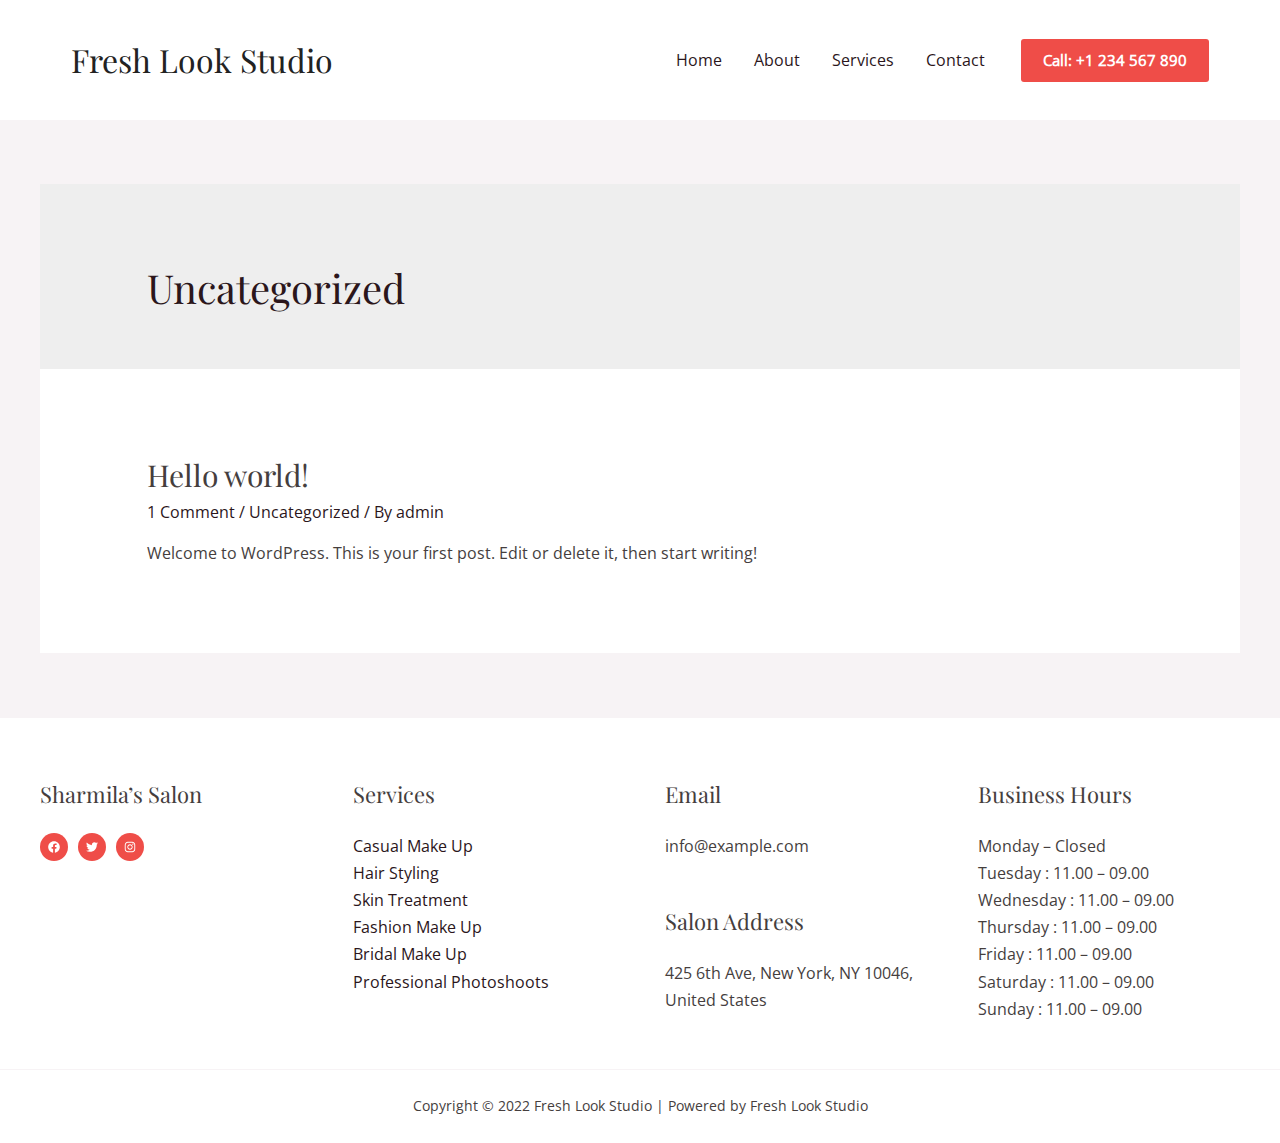
<file: category/uncategorized/index.html>
<!DOCTYPE html>
<html lang="cs">
<head>
<meta charset="UTF-8">
<meta name="viewport" content="width=device-width, initial-scale=1">
<link rel="profile" href="https://gmpg.org/xfn/11">
<link rel="preload" href="/wp-content/astra-local-fonts/open-sans/memSYaGs126MiZpBA-UvWbX2vVnXBbObj2OVZyOOSr4dVJWUgsjZ0B4gaVI.woff2" as="font" type="font/woff2" crossorigin>
<link rel="preload" href="/wp-content/astra-local-fonts/playfair-display/nuFvD-vYSZviVYUb_rj3ij__anPXJzDwcbmjWBN2PKeiunDXbtM.woff2" as="font" type="font/woff2" crossorigin>
<meta name="robots" content="index, follow, max-image-preview:large, max-snippet:-1, max-video-preview:-1">
<!-- This site is optimized with the Yoast SEO plugin v19.4 - https://yoast.com/wordpress/plugins/seo/ --><title>Uncategorized Archivy - Fresh Look Studio</title>
<link rel="canonical" href="/category/uncategorized/">
<meta property="og:locale" content="cs_CZ">
<meta property="og:type" content="article">
<meta property="og:title" content="Uncategorized Archivy - Fresh Look Studio">
<meta property="og:url" content="/category/uncategorized/">
<meta property="og:site_name" content="Fresh Look Studio">
<meta name="twitter:card" content="summary_large_image">
<script type="application/ld+json" class="yoast-schema-graph">{"@context":"https://schema.org","@graph":[{"@type":"WebSite","@id":"/#website","url":"/","name":"Fresh Look Studio","description":"Clean Theme made by Jan Heder","potentialAction":[{"@type":"SearchAction","target":{"@type":"EntryPoint","urlTemplate":"/?s={search_term_string}"},"query-input":"required name=search_term_string"}],"inLanguage":"cs"},{"@type":"CollectionPage","@id":"/category/uncategorized/","url":"/category/uncategorized/","name":"Uncategorized Archivy - Fresh Look Studio","isPartOf":{"@id":"/#website"},"breadcrumb":{"@id":"/category/uncategorized/#breadcrumb"},"inLanguage":"cs"},{"@type":"BreadcrumbList","@id":"/category/uncategorized/#breadcrumb","itemListElement":[{"@type":"ListItem","position":1,"name":"Domů","item":"/"},{"@type":"ListItem","position":2,"name":"Uncategorized"}]}]}</script><!-- / Yoast SEO plugin. --><link rel="dns-prefetch" href="//s.w.org">
<link rel="alternate" type="application/rss+xml" title="Fresh Look Studio &raquo; RSS zdroj" href="/feed/">
<link rel="alternate" type="application/rss+xml" title="Fresh Look Studio &raquo; RSS komentářů" href="/comments/feed/">
<link rel="alternate" type="application/rss+xml" title="Fresh Look Studio &raquo; RSS pro rubriku Uncategorized" href="/category/uncategorized/feed/">
<link rel="stylesheet" id="astra-theme-css-css" href="/wp-content/themes/jh-theme/assets/css/minified/frontend.min.css?ver=3.9.0" media="all">
<style id="astra-theme-css-inline-css">.ast-no-sidebar .entry-content .alignfull {margin-left: calc( -50vw + 50%);margin-right: calc( -50vw + 50%);max-width: 100vw;width: 100vw;}.ast-no-sidebar .entry-content .alignwide {margin-left: calc(-41vw + 50%);margin-right: calc(-41vw + 50%);max-width: unset;width: unset;}.ast-no-sidebar .entry-content .alignfull .alignfull,.ast-no-sidebar .entry-content .alignfull .alignwide,.ast-no-sidebar .entry-content .alignwide .alignfull,.ast-no-sidebar .entry-content .alignwide .alignwide,.ast-no-sidebar .entry-content .wp-block-column .alignfull,.ast-no-sidebar .entry-content .wp-block-column .alignwide{width: 100%;margin-left: auto;margin-right: auto;}.wp-block-gallery,.blocks-gallery-grid {margin: 0;}.wp-block-separator {max-width: 100px;}.wp-block-separator.is-style-wide,.wp-block-separator.is-style-dots {max-width: none;}.entry-content .has-2-columns .wp-block-column:first-child {padding-right: 10px;}.entry-content .has-2-columns .wp-block-column:last-child {padding-left: 10px;}@media (max-width: 782px) {.entry-content .wp-block-columns .wp-block-column {flex-basis: 100%;}.entry-content .has-2-columns .wp-block-column:first-child {padding-right: 0;}.entry-content .has-2-columns .wp-block-column:last-child {padding-left: 0;}}body .entry-content .wp-block-latest-posts {margin-left: 0;}body .entry-content .wp-block-latest-posts li {list-style: none;}.ast-no-sidebar .ast-container .entry-content .wp-block-latest-posts {margin-left: 0;}.ast-header-break-point .entry-content .alignwide {margin-left: auto;margin-right: auto;}.entry-content .blocks-gallery-item img {margin-bottom: auto;}.wp-block-pullquote {border-top: 4px solid #555d66;border-bottom: 4px solid #555d66;color: #40464d;}:root{--ast-container-default-xlg-padding:6.67em;--ast-container-default-lg-padding:5.67em;--ast-container-default-slg-padding:4.34em;--ast-container-default-md-padding:3.34em;--ast-container-default-sm-padding:6.67em;--ast-container-default-xs-padding:2.4em;--ast-container-default-xxs-padding:1.4em;}html{font-size:100%;}a,.page-title{color:var(--ast-global-color-2);}a:hover,a:focus{color:var(--ast-global-color-1);}body,button,input,select,textarea,.ast-button,.ast-custom-button{font-family:'Open Sans',sans-serif;font-weight:400;font-size:16px;font-size:1rem;line-height:1.7;}blockquote{color:var(--ast-global-color-3);}p,.entry-content p{margin-bottom:1em;}h1,.entry-content h1,h2,.entry-content h2,h3,.entry-content h3,h4,.entry-content h4,h5,.entry-content h5,h6,.entry-content h6,.site-title,.site-title a{font-family:'Playfair Display',serif;font-weight:normal;text-transform:none;}.site-title{font-size:32px;font-size:2rem;display:block;}header .custom-logo-link img{max-width:253px;}.astra-logo-svg{width:253px;}.ast-archive-description .ast-archive-title{font-size:40px;font-size:2.5rem;}.site-header .site-description{font-size:15px;font-size:0.9375rem;display:none;}.entry-title{font-size:30px;font-size:1.875rem;}h1,.entry-content h1{font-size:54px;font-size:3.375rem;font-weight:normal;font-family:'Playfair Display',serif;line-height:1.2;text-transform:none;}h2,.entry-content h2{font-size:42px;font-size:2.625rem;font-family:'Playfair Display',serif;line-height:1.2;text-transform:none;}h3,.entry-content h3{font-size:36px;font-size:2.25rem;font-weight:normal;font-family:'Playfair Display',serif;line-height:1.2;text-transform:none;}h4,.entry-content h4{font-size:25px;font-size:1.5625rem;line-height:1.2;font-family:'Playfair Display',serif;text-transform:none;}h5,.entry-content h5{font-size:20px;font-size:1.25rem;line-height:1.2;font-family:'Playfair Display',serif;text-transform:none;}h6,.entry-content h6{font-size:15px;font-size:0.9375rem;line-height:1.2;font-family:'Playfair Display',serif;text-transform:none;}.ast-single-post .entry-title,.page-title{font-size:30px;font-size:1.875rem;}::selection{background-color:var(--ast-global-color-0);color:#ffffff;}body,h1,.entry-title a,.entry-content h1,h2,.entry-content h2,h3,.entry-content h3,h4,.entry-content h4,h5,.entry-content h5,h6,.entry-content h6{color:var(--ast-global-color-3);}.tagcloud a:hover,.tagcloud a:focus,.tagcloud a.current-item{color:#ffffff;border-color:var(--ast-global-color-2);background-color:var(--ast-global-color-2);}input:focus,input[type="text"]:focus,input[type="email"]:focus,input[type="url"]:focus,input[type="password"]:focus,input[type="reset"]:focus,input[type="search"]:focus,textarea:focus{border-color:var(--ast-global-color-2);}input[type="radio"]:checked,input[type=reset],input[type="checkbox"]:checked,input[type="checkbox"]:hover:checked,input[type="checkbox"]:focus:checked,input[type=range]::-webkit-slider-thumb{border-color:var(--ast-global-color-2);background-color:var(--ast-global-color-2);box-shadow:none;}.site-footer a:hover + .post-count,.site-footer a:focus + .post-count{background:var(--ast-global-color-2);border-color:var(--ast-global-color-2);}.single .nav-links .nav-previous,.single .nav-links .nav-next{color:var(--ast-global-color-2);}.entry-meta,.entry-meta *{line-height:1.45;color:var(--ast-global-color-2);}.entry-meta a:hover,.entry-meta a:hover *,.entry-meta a:focus,.entry-meta a:focus *,.page-links > .page-link,.page-links .page-link:hover,.post-navigation a:hover{color:var(--ast-global-color-1);}#cat option,.secondary .calendar_wrap thead a,.secondary .calendar_wrap thead a:visited{color:var(--ast-global-color-2);}.secondary .calendar_wrap #today,.ast-progress-val span{background:var(--ast-global-color-2);}.secondary a:hover + .post-count,.secondary a:focus + .post-count{background:var(--ast-global-color-2);border-color:var(--ast-global-color-2);}.calendar_wrap #today > a{color:#ffffff;}.page-links .page-link,.single .post-navigation a{color:var(--ast-global-color-2);}.widget-title{font-size:22px;font-size:1.375rem;color:var(--ast-global-color-3);}@media (max-width:921px){#ast-desktop-header{display:none;}}@media (min-width:921px){#ast-mobile-header{display:none;}}.wp-block-buttons.aligncenter{justify-content:center;}@media (min-width:1200px){.ast-separate-container.ast-right-sidebar .entry-content .wp-block-image.alignfull,.ast-separate-container.ast-left-sidebar .entry-content .wp-block-image.alignfull,.ast-separate-container.ast-right-sidebar .entry-content .wp-block-cover.alignfull,.ast-separate-container.ast-left-sidebar .entry-content .wp-block-cover.alignfull{margin-left:-6.67em;margin-right:-6.67em;max-width:unset;width:unset;}.ast-separate-container.ast-right-sidebar .entry-content .wp-block-image.alignwide,.ast-separate-container.ast-left-sidebar .entry-content .wp-block-image.alignwide,.ast-separate-container.ast-right-sidebar .entry-content .wp-block-cover.alignwide,.ast-separate-container.ast-left-sidebar .entry-content .wp-block-cover.alignwide{margin-left:-20px;margin-right:-20px;max-width:unset;width:unset;}}@media (min-width:1200px){.wp-block-group .has-background{padding:20px;}}@media (min-width:1200px){.ast-no-sidebar.ast-separate-container .entry-content .wp-block-group.alignwide,.ast-no-sidebar.ast-separate-container .entry-content .wp-block-cover.alignwide{margin-left:-20px;margin-right:-20px;padding-left:20px;padding-right:20px;}.ast-no-sidebar.ast-separate-container .entry-content .wp-block-cover.alignfull,.ast-no-sidebar.ast-separate-container .entry-content .wp-block-group.alignfull{margin-left:-6.67em;margin-right:-6.67em;padding-left:6.67em;padding-right:6.67em;}}@media (min-width:1200px){.wp-block-cover-image.alignwide .wp-block-cover__inner-container,.wp-block-cover.alignwide .wp-block-cover__inner-container,.wp-block-cover-image.alignfull .wp-block-cover__inner-container,.wp-block-cover.alignfull .wp-block-cover__inner-container{width:100%;}}.wp-block-columns{margin-bottom:unset;}.wp-block-image.size-full{margin:2rem 0;}.wp-block-separator.has-background{padding:0;}.wp-block-gallery{margin-bottom:1.6em;}.wp-block-group{padding-top:4em;padding-bottom:4em;}.wp-block-group__inner-container .wp-block-columns:last-child,.wp-block-group__inner-container :last-child,.wp-block-table table{margin-bottom:0;}.blocks-gallery-grid{width:100%;}.wp-block-navigation-link__content{padding:5px 0;}.wp-block-group .wp-block-group .has-text-align-center,.wp-block-group .wp-block-column .has-text-align-center{max-width:100%;}.has-text-align-center{margin:0 auto;}@media (min-width:1200px){.wp-block-cover__inner-container,.alignwide .wp-block-group__inner-container,.alignfull .wp-block-group__inner-container{max-width:1200px;margin:0 auto;}.wp-block-group.alignnone,.wp-block-group.aligncenter,.wp-block-group.alignleft,.wp-block-group.alignright,.wp-block-group.alignwide,.wp-block-columns.alignwide{margin:2rem 0 1rem 0;}}@media (max-width:1200px){.wp-block-group{padding:3em;}.wp-block-group .wp-block-group{padding:1.5em;}.wp-block-columns,.wp-block-column{margin:1rem 0;}}@media (min-width:921px){.wp-block-columns .wp-block-group{padding:2em;}}@media (max-width:544px){.wp-block-cover-image .wp-block-cover__inner-container,.wp-block-cover .wp-block-cover__inner-container{width:unset;}.wp-block-cover,.wp-block-cover-image{padding:2em 0;}.wp-block-group,.wp-block-cover{padding:2em;}.wp-block-media-text__media img,.wp-block-media-text__media video{width:unset;max-width:100%;}.wp-block-media-text.has-background .wp-block-media-text__content{padding:1em;}}.wp-block-image.aligncenter{margin-left:auto;margin-right:auto;}.wp-block-table.aligncenter{margin-left:auto;margin-right:auto;}@media (min-width:544px){.entry-content .wp-block-media-text.has-media-on-the-right .wp-block-media-text__content{padding:0 8% 0 0;}.entry-content .wp-block-media-text .wp-block-media-text__content{padding:0 0 0 8%;}.ast-plain-container .site-content .entry-content .has-custom-content-position.is-position-bottom-left > *,.ast-plain-container .site-content .entry-content .has-custom-content-position.is-position-bottom-right > *,.ast-plain-container .site-content .entry-content .has-custom-content-position.is-position-top-left > *,.ast-plain-container .site-content .entry-content .has-custom-content-position.is-position-top-right > *,.ast-plain-container .site-content .entry-content .has-custom-content-position.is-position-center-right > *,.ast-plain-container .site-content .entry-content .has-custom-content-position.is-position-center-left > *{margin:0;}}@media (max-width:544px){.entry-content .wp-block-media-text .wp-block-media-text__content{padding:8% 0;}.wp-block-media-text .wp-block-media-text__media img{width:auto;max-width:100%;}}@media (max-width:921px){.ast-separate-container #primary,.ast-separate-container #secondary{padding:1.5em 0;}#primary,#secondary{padding:1.5em 0;margin:0;}.ast-left-sidebar #content > .ast-container{display:flex;flex-direction:column-reverse;width:100%;}.ast-separate-container .ast-article-post,.ast-separate-container .ast-article-single{padding:1.5em 2.14em;}.ast-author-box img.avatar{margin:20px 0 0 0;}}@media (min-width:922px){.ast-separate-container.ast-right-sidebar #primary,.ast-separate-container.ast-left-sidebar #primary{border:0;}.search-no-results.ast-separate-container #primary{margin-bottom:4em;}}.wp-block-button .wp-block-button__link{color:var(--ast-global-color-5);}.wp-block-button .wp-block-button__link:hover,.wp-block-button .wp-block-button__link:focus{color:var(--ast-global-color-5);background-color:var(--ast-global-color-1);border-color:var(--ast-global-color-1);}.elementor-widget-heading h1.elementor-heading-title{line-height:1.2;}.elementor-widget-heading h2.elementor-heading-title{line-height:1.2;}.elementor-widget-heading h3.elementor-heading-title{line-height:1.2;}.elementor-widget-heading h4.elementor-heading-title{line-height:1.2;}.elementor-widget-heading h5.elementor-heading-title{line-height:1.2;}.elementor-widget-heading h6.elementor-heading-title{line-height:1.2;}.wp-block-button .wp-block-button__link{border-top-width:0;border-right-width:0;border-left-width:0;border-bottom-width:0;border-color:var(--ast-global-color-0);background-color:var(--ast-global-color-0);color:var(--ast-global-color-5);font-family:inherit;font-weight:600;line-height:1;font-size:15px;font-size:0.9375rem;border-radius:3px;padding-top:15px;padding-right:20px;padding-bottom:15px;padding-left:20px;}@media (max-width:544px){.wp-block-button .wp-block-button__link{font-size:14px;font-size:0.875rem;}}.menu-toggle,button,.ast-button,.ast-custom-button,.button,input#submit,input[type="button"],input[type="submit"],input[type="reset"]{border-style:solid;border-top-width:0;border-right-width:0;border-left-width:0;border-bottom-width:0;color:var(--ast-global-color-5);border-color:var(--ast-global-color-0);background-color:var(--ast-global-color-0);border-radius:3px;padding-top:15px;padding-right:20px;padding-bottom:15px;padding-left:20px;font-family:inherit;font-weight:600;font-size:15px;font-size:0.9375rem;line-height:1;}button:focus,.menu-toggle:hover,button:hover,.ast-button:hover,.ast-custom-button:hover .button:hover,.ast-custom-button:hover ,input[type=reset]:hover,input[type=reset]:focus,input#submit:hover,input#submit:focus,input[type="button"]:hover,input[type="button"]:focus,input[type="submit"]:hover,input[type="submit"]:focus{color:var(--ast-global-color-5);background-color:var(--ast-global-color-1);border-color:var(--ast-global-color-1);}@media (min-width:544px){.ast-container{max-width:100%;}}@media (max-width:544px){.ast-separate-container .ast-article-post,.ast-separate-container .ast-article-single,.ast-separate-container .comments-title,.ast-separate-container .ast-archive-description{padding:1.5em 1em;}.ast-separate-container #content .ast-container{padding-left:0.54em;padding-right:0.54em;}.ast-separate-container .ast-comment-list li.depth-1{padding:1.5em 1em;margin-bottom:1.5em;}.ast-separate-container .ast-comment-list .bypostauthor{padding:.5em;}.ast-search-menu-icon.ast-dropdown-active .search-field{width:170px;}.menu-toggle,button,.ast-button,.button,input#submit,input[type="button"],input[type="submit"],input[type="reset"]{font-size:14px;font-size:0.875rem;}}@media (max-width:921px){.ast-mobile-header-stack .main-header-bar .ast-search-menu-icon{display:inline-block;}.ast-header-break-point.ast-header-custom-item-outside .ast-mobile-header-stack .main-header-bar .ast-search-icon{margin:0;}.ast-comment-avatar-wrap img{max-width:2.5em;}.ast-separate-container .ast-comment-list li.depth-1{padding:1.5em 2.14em;}.ast-separate-container .comment-respond{padding:2em 2.14em;}.ast-comment-meta{padding:0 1.8888em 1.3333em;}}body,.ast-separate-container{background-color:var(--ast-global-color-4);;background-image:none;;}.ast-no-sidebar.ast-separate-container .entry-content .alignfull {margin-left: -6.67em;margin-right: -6.67em;width: auto;}@media (max-width: 1200px) {.ast-no-sidebar.ast-separate-container .entry-content .alignfull {margin-left: -2.4em;margin-right: -2.4em;}}@media (max-width: 768px) {.ast-no-sidebar.ast-separate-container .entry-content .alignfull {margin-left: -2.14em;margin-right: -2.14em;}}@media (max-width: 544px) {.ast-no-sidebar.ast-separate-container .entry-content .alignfull {margin-left: -1em;margin-right: -1em;}}.ast-no-sidebar.ast-separate-container .entry-content .alignwide {margin-left: -20px;margin-right: -20px;}.ast-no-sidebar.ast-separate-container .entry-content .wp-block-column .alignfull,.ast-no-sidebar.ast-separate-container .entry-content .wp-block-column .alignwide {margin-left: auto;margin-right: auto;width: 100%;}@media (max-width:921px){.widget-title{font-size:22px;font-size:1.375rem;}body,button,input,select,textarea,.ast-button,.ast-custom-button{font-size:16px;font-size:1rem;}#secondary,#secondary button,#secondary input,#secondary select,#secondary textarea{font-size:16px;font-size:1rem;}.site-title{display:none;}.ast-archive-description .ast-archive-title{font-size:40px;}.site-header .site-description{display:none;}.entry-title{font-size:30px;}h1,.entry-content h1{font-size:45px;}h2,.entry-content h2{font-size:32px;}h3,.entry-content h3{font-size:26px;}h4,.entry-content h4{font-size:22px;font-size:1.375rem;}h5,.entry-content h5{font-size:18px;font-size:1.125rem;}h6,.entry-content h6{font-size:15px;font-size:0.9375rem;}.ast-single-post .entry-title,.page-title{font-size:30px;}.astra-logo-svg{width:160px;}header .custom-logo-link img,.ast-header-break-point .site-logo-img .custom-mobile-logo-link img{max-width:160px;}}@media (max-width:544px){.widget-title{font-size:22px;font-size:1.375rem;}body,button,input,select,textarea,.ast-button,.ast-custom-button{font-size:16px;font-size:1rem;}#secondary,#secondary button,#secondary input,#secondary select,#secondary textarea{font-size:16px;font-size:1rem;}.site-title{font-size:23px;font-size:1.4375rem;display:none;}.ast-archive-description .ast-archive-title{font-size:40px;}.site-header .site-description{display:none;}.entry-title{font-size:30px;}h1,.entry-content h1{font-size:32px;}h2,.entry-content h2{font-size:28px;}h3,.entry-content h3{font-size:22px;}h4,.entry-content h4{font-size:20px;font-size:1.25rem;}h5,.entry-content h5{font-size:20px;font-size:1.25rem;}h6,.entry-content h6{font-size:15px;font-size:0.9375rem;}.ast-single-post .entry-title,.page-title{font-size:30px;}}@media (max-width:544px){html{font-size:100%;}}@media (min-width:922px){.ast-container{max-width:1240px;}}@font-face {font-family: "Astra";src: url(/wp-content/themes/jh-theme/assets/fonts/astra.woff) format("woff"),url(/wp-content/themes/jh-theme/assets/fonts/astra.ttf) format("truetype"),url(/wp-content/themes/jh-theme/assets/fonts/astra.svg#astra) format("svg");font-weight: normal;font-style: normal;font-display: fallback;}@media (min-width:922px){.main-header-menu .sub-menu .menu-item.ast-left-align-sub-menu:hover > .sub-menu,.main-header-menu .sub-menu .menu-item.ast-left-align-sub-menu.focus > .sub-menu{margin-left:-0px;}}.astra-icon-down_arrow::after {content: "\e900";font-family: Astra;}.astra-icon-close::after {content: "\e5cd";font-family: Astra;}.astra-icon-drag_handle::after {content: "\e25d";font-family: Astra;}.astra-icon-format_align_justify::after {content: "\e235";font-family: Astra;}.astra-icon-menu::after {content: "\e5d2";font-family: Astra;}.astra-icon-reorder::after {content: "\e8fe";font-family: Astra;}.astra-icon-search::after {content: "\e8b6";font-family: Astra;}.astra-icon-zoom_in::after {content: "\e56b";font-family: Astra;}.astra-icon-check-circle::after {content: "\e901";font-family: Astra;}.astra-icon-shopping-cart::after {content: "\f07a";font-family: Astra;}.astra-icon-shopping-bag::after {content: "\f290";font-family: Astra;}.astra-icon-shopping-basket::after {content: "\f291";font-family: Astra;}.astra-icon-circle-o::after {content: "\e903";font-family: Astra;}.astra-icon-certificate::after {content: "\e902";font-family: Astra;}blockquote {padding: 1.2em;}:root .has-ast-global-color-0-color{color:var(--ast-global-color-0);}:root .has-ast-global-color-0-background-color{background-color:var(--ast-global-color-0);}:root .wp-block-button .has-ast-global-color-0-color{color:var(--ast-global-color-0);}:root .wp-block-button .has-ast-global-color-0-background-color{background-color:var(--ast-global-color-0);}:root .has-ast-global-color-1-color{color:var(--ast-global-color-1);}:root .has-ast-global-color-1-background-color{background-color:var(--ast-global-color-1);}:root .wp-block-button .has-ast-global-color-1-color{color:var(--ast-global-color-1);}:root .wp-block-button .has-ast-global-color-1-background-color{background-color:var(--ast-global-color-1);}:root .has-ast-global-color-2-color{color:var(--ast-global-color-2);}:root .has-ast-global-color-2-background-color{background-color:var(--ast-global-color-2);}:root .wp-block-button .has-ast-global-color-2-color{color:var(--ast-global-color-2);}:root .wp-block-button .has-ast-global-color-2-background-color{background-color:var(--ast-global-color-2);}:root .has-ast-global-color-3-color{color:var(--ast-global-color-3);}:root .has-ast-global-color-3-background-color{background-color:var(--ast-global-color-3);}:root .wp-block-button .has-ast-global-color-3-color{color:var(--ast-global-color-3);}:root .wp-block-button .has-ast-global-color-3-background-color{background-color:var(--ast-global-color-3);}:root .has-ast-global-color-4-color{color:var(--ast-global-color-4);}:root .has-ast-global-color-4-background-color{background-color:var(--ast-global-color-4);}:root .wp-block-button .has-ast-global-color-4-color{color:var(--ast-global-color-4);}:root .wp-block-button .has-ast-global-color-4-background-color{background-color:var(--ast-global-color-4);}:root .has-ast-global-color-5-color{color:var(--ast-global-color-5);}:root .has-ast-global-color-5-background-color{background-color:var(--ast-global-color-5);}:root .wp-block-button .has-ast-global-color-5-color{color:var(--ast-global-color-5);}:root .wp-block-button .has-ast-global-color-5-background-color{background-color:var(--ast-global-color-5);}:root .has-ast-global-color-6-color{color:var(--ast-global-color-6);}:root .has-ast-global-color-6-background-color{background-color:var(--ast-global-color-6);}:root .wp-block-button .has-ast-global-color-6-color{color:var(--ast-global-color-6);}:root .wp-block-button .has-ast-global-color-6-background-color{background-color:var(--ast-global-color-6);}:root .has-ast-global-color-7-color{color:var(--ast-global-color-7);}:root .has-ast-global-color-7-background-color{background-color:var(--ast-global-color-7);}:root .wp-block-button .has-ast-global-color-7-color{color:var(--ast-global-color-7);}:root .wp-block-button .has-ast-global-color-7-background-color{background-color:var(--ast-global-color-7);}:root .has-ast-global-color-8-color{color:var(--ast-global-color-8);}:root .has-ast-global-color-8-background-color{background-color:var(--ast-global-color-8);}:root .wp-block-button .has-ast-global-color-8-color{color:var(--ast-global-color-8);}:root .wp-block-button .has-ast-global-color-8-background-color{background-color:var(--ast-global-color-8);}:root{--ast-global-color-0:#EF4D48;--ast-global-color-1:#D90700;--ast-global-color-2:#2B161B;--ast-global-color-3:#453E3E;--ast-global-color-4:#F7F3F5;--ast-global-color-5:#FFFFFF;--ast-global-color-6:#000000;--ast-global-color-7:#4B4F58;--ast-global-color-8:#F6F7F8;}:root {--ast-border-color : #dddddd;}.ast-breadcrumbs .trail-browse,.ast-breadcrumbs .trail-items,.ast-breadcrumbs .trail-items li{display:inline-block;margin:0;padding:0;border:none;background:inherit;text-indent:0;}.ast-breadcrumbs .trail-browse{font-size:inherit;font-style:inherit;font-weight:inherit;color:inherit;}.ast-breadcrumbs .trail-items{list-style:none;}.trail-items li::after{padding:0 0.3em;content:"\00bb";}.trail-items li:last-of-type::after{display:none;}h1,.entry-content h1,h2,.entry-content h2,h3,.entry-content h3,h4,.entry-content h4,h5,.entry-content h5,h6,.entry-content h6{color:var(--ast-global-color-2);}@media (max-width:921px){.ast-builder-grid-row-container.ast-builder-grid-row-tablet-3-firstrow .ast-builder-grid-row > *:first-child,.ast-builder-grid-row-container.ast-builder-grid-row-tablet-3-lastrow .ast-builder-grid-row > *:last-child{grid-column:1 / -1;}}@media (max-width:544px){.ast-builder-grid-row-container.ast-builder-grid-row-mobile-3-firstrow .ast-builder-grid-row > *:first-child,.ast-builder-grid-row-container.ast-builder-grid-row-mobile-3-lastrow .ast-builder-grid-row > *:last-child{grid-column:1 / -1;}}.ast-builder-layout-element[data-section="title_tagline"]{display:flex;}@media (max-width:921px){.ast-header-break-point .ast-builder-layout-element[data-section="title_tagline"]{display:flex;}}@media (max-width:544px){.ast-header-break-point .ast-builder-layout-element[data-section="title_tagline"]{display:flex;}}[data-section*="section-hb-button-"] .menu-link{display:none;}.ast-header-button-1[data-section*="section-hb-button-"] .ast-builder-button-wrap .ast-custom-button{font-size:15px;font-size:0.9375rem;}.ast-header-button-1[data-section*="section-hb-button-"] .ast-builder-button-wrap .ast-custom-button{padding-top:14px;padding-bottom:14px;padding-left:22px;padding-right:22px;}@media (max-width:921px){.ast-header-button-1[data-section*="section-hb-button-"] .ast-builder-button-wrap .ast-custom-button{margin-top:20px;margin-bottom:20px;margin-left:20px;margin-right:20px;}}.ast-header-button-1[data-section="section-hb-button-1"]{display:flex;}@media (max-width:921px){.ast-header-break-point .ast-header-button-1[data-section="section-hb-button-1"]{display:flex;}}@media (max-width:544px){.ast-header-break-point .ast-header-button-1[data-section="section-hb-button-1"]{display:flex;}}.ast-builder-menu-1{font-family:inherit;font-weight:inherit;}.ast-builder-menu-1 .sub-menu,.ast-builder-menu-1 .inline-on-mobile .sub-menu{border-top-width:2px;border-bottom-width:0;border-right-width:0;border-left-width:0;border-color:var(--ast-global-color-0);border-style:solid;border-radius:0;}.ast-builder-menu-1 .main-header-menu > .menu-item > .sub-menu,.ast-builder-menu-1 .main-header-menu > .menu-item > .astra-full-megamenu-wrapper{margin-top:0;}.ast-desktop .ast-builder-menu-1 .main-header-menu > .menu-item > .sub-menu:before,.ast-desktop .ast-builder-menu-1 .main-header-menu > .menu-item > .astra-full-megamenu-wrapper:before{height:calc( 0px + 5px );}.ast-builder-menu-1 .main-header-menu,.ast-header-break-point .ast-builder-menu-1 .main-header-menu{margin-left:10px;}.ast-desktop .ast-builder-menu-1 .menu-item .sub-menu .menu-link{border-style:none;}@media (max-width:921px){.ast-header-break-point .ast-builder-menu-1 .menu-item.menu-item-has-children > .ast-menu-toggle{top:0;}.ast-builder-menu-1 .menu-item-has-children > .menu-link:after{content:unset;}}@media (max-width:544px){.ast-header-break-point .ast-builder-menu-1 .menu-item.menu-item-has-children > .ast-menu-toggle{top:0;}}.ast-builder-menu-1{display:flex;}@media (max-width:921px){.ast-header-break-point .ast-builder-menu-1{display:flex;}}@media (max-width:544px){.ast-header-break-point .ast-builder-menu-1{display:flex;}}.site-below-footer-wrap{padding-top:20px;padding-bottom:20px;}.site-below-footer-wrap[data-section="section-below-footer-builder"]{background-color:rgba(255,255,255,0);;background-image:none;;min-height:74px;border-style:solid;border-width:0px;border-top-width:1px;border-top-color:var(--ast-global-color-4);}.site-below-footer-wrap[data-section="section-below-footer-builder"] .ast-builder-grid-row{max-width:1200px;margin-left:auto;margin-right:auto;}.site-below-footer-wrap[data-section="section-below-footer-builder"] .ast-builder-grid-row,.site-below-footer-wrap[data-section="section-below-footer-builder"] .site-footer-section{align-items:flex-start;}.site-below-footer-wrap[data-section="section-below-footer-builder"].ast-footer-row-inline .site-footer-section{display:flex;margin-bottom:0;}.ast-builder-grid-row-full .ast-builder-grid-row{grid-template-columns:1fr;}@media (max-width:921px){.site-below-footer-wrap[data-section="section-below-footer-builder"].ast-footer-row-tablet-inline .site-footer-section{display:flex;margin-bottom:0;}.site-below-footer-wrap[data-section="section-below-footer-builder"].ast-footer-row-tablet-stack .site-footer-section{display:block;margin-bottom:10px;}.ast-builder-grid-row-container.ast-builder-grid-row-tablet-full .ast-builder-grid-row{grid-template-columns:1fr;}}@media (max-width:544px){.site-below-footer-wrap[data-section="section-below-footer-builder"].ast-footer-row-mobile-inline .site-footer-section{display:flex;margin-bottom:0;}.site-below-footer-wrap[data-section="section-below-footer-builder"].ast-footer-row-mobile-stack .site-footer-section{display:block;margin-bottom:10px;}.ast-builder-grid-row-container.ast-builder-grid-row-mobile-full .ast-builder-grid-row{grid-template-columns:1fr;}}@media (max-width:544px){.site-below-footer-wrap[data-section="section-below-footer-builder"]{padding-left:24px;padding-right:24px;}}.site-below-footer-wrap[data-section="section-below-footer-builder"]{display:grid;}@media (max-width:921px){.ast-header-break-point .site-below-footer-wrap[data-section="section-below-footer-builder"]{display:grid;}}@media (max-width:544px){.ast-header-break-point .site-below-footer-wrap[data-section="section-below-footer-builder"]{display:grid;}}.ast-footer-copyright{text-align:center;}.ast-footer-copyright {color:var(--ast-global-color-3);}@media (max-width:921px){.ast-footer-copyright{text-align:center;}}@media (max-width:544px){.ast-footer-copyright{text-align:center;}}.ast-footer-copyright {font-size:14px;font-size:0.875rem;}.ast-footer-copyright.ast-builder-layout-element{display:flex;}@media (max-width:921px){.ast-header-break-point .ast-footer-copyright.ast-builder-layout-element{display:flex;}}@media (max-width:544px){.ast-header-break-point .ast-footer-copyright.ast-builder-layout-element{display:flex;}}.ast-builder-social-element:hover {color: #0274be;}.ast-social-stack-desktop .ast-builder-social-element,.ast-social-stack-tablet .ast-builder-social-element,.ast-social-stack-mobile .ast-builder-social-element {margin-top: 6px;margin-bottom: 6px;}.ast-social-color-type-official .ast-builder-social-element,.ast-social-color-type-official .social-item-label {color: var(--color);background-color: var(--background-color);}.header-social-inner-wrap.ast-social-color-type-official .ast-builder-social-element svg,.footer-social-inner-wrap.ast-social-color-type-official .ast-builder-social-element svg {fill: currentColor;}.social-show-label-true .ast-builder-social-element {width: auto;padding: 0 0.4em;}[data-section^="section-fb-social-icons-"] .footer-social-inner-wrap {text-align: center;}.ast-footer-social-wrap {width: 100%;}.ast-footer-social-wrap .ast-builder-social-element:first-child {margin-left: 0;}.ast-footer-social-wrap .ast-builder-social-element:last-child {margin-right: 0;}.ast-header-social-wrap .ast-builder-social-element:first-child {margin-left: 0;}.ast-header-social-wrap .ast-builder-social-element:last-child {margin-right: 0;}.ast-builder-social-element {line-height: 1;color: #3a3a3a;background: transparent;vertical-align: middle;transition: all 0.01s;margin-left: 6px;margin-right: 6px;justify-content: center;align-items: center;}.ast-builder-social-element {line-height: 1;color: #3a3a3a;background: transparent;vertical-align: middle;transition: all 0.01s;margin-left: 6px;margin-right: 6px;justify-content: center;align-items: center;}.ast-builder-social-element .social-item-label {padding-left: 6px;}.ast-footer-social-1-wrap .ast-builder-social-element{margin-left:5px;margin-right:5px;padding:8px;border-radius:50px;background:var(--ast-global-color-0);}.ast-footer-social-1-wrap .ast-builder-social-element svg{width:12px;height:12px;}.ast-footer-social-1-wrap .ast-social-icon-image-wrap{margin:8px;}.ast-footer-social-1-wrap .ast-social-color-type-custom svg{fill:var(--ast-global-color-5);}.ast-footer-social-1-wrap .ast-social-color-type-custom .ast-builder-social-element:hover{color:var(--ast-global-color-5);background:var(--ast-global-color-1);}.ast-footer-social-1-wrap .ast-social-color-type-custom .ast-builder-social-element:hover svg{fill:var(--ast-global-color-5);}.ast-footer-social-1-wrap .ast-social-color-type-custom .social-item-label{color:var(--ast-global-color-5);}.ast-footer-social-1-wrap .ast-builder-social-element:hover .social-item-label{color:var(--ast-global-color-5);}[data-section="section-fb-social-icons-1"] .footer-social-inner-wrap{text-align:left;}@media (max-width:921px){.ast-footer-social-1-wrap{margin-bottom:60px;}[data-section="section-fb-social-icons-1"] .footer-social-inner-wrap{text-align:left;}}@media (max-width:544px){.ast-footer-social-1-wrap{margin-top:00px;margin-bottom:00px;margin-left:00px;margin-right:00px;}[data-section="section-fb-social-icons-1"] .footer-social-inner-wrap{text-align:center;}}.ast-builder-layout-element[data-section="section-fb-social-icons-1"]{display:flex;}@media (max-width:921px){.ast-header-break-point .ast-builder-layout-element[data-section="section-fb-social-icons-1"]{display:flex;}}@media (max-width:544px){.ast-header-break-point .ast-builder-layout-element[data-section="section-fb-social-icons-1"]{display:flex;}}.site-footer{background-color:var(--ast-global-color-5);;background-image:none;;}.site-primary-footer-wrap{padding-top:45px;padding-bottom:45px;}.site-primary-footer-wrap[data-section="section-primary-footer-builder"]{background-color:rgba(255,255,255,0);;background-image:none;;border-style:solid;border-width:0px;border-top-width:1px;border-top-color:var(--ast-global-color-4);}.site-primary-footer-wrap[data-section="section-primary-footer-builder"] .ast-builder-grid-row{max-width:1200px;margin-left:auto;margin-right:auto;}.site-primary-footer-wrap[data-section="section-primary-footer-builder"] .ast-builder-grid-row,.site-primary-footer-wrap[data-section="section-primary-footer-builder"] .site-footer-section{align-items:flex-start;}.site-primary-footer-wrap[data-section="section-primary-footer-builder"].ast-footer-row-inline .site-footer-section{display:flex;margin-bottom:0;}.ast-builder-grid-row-4-equal .ast-builder-grid-row{grid-template-columns:repeat( 4,1fr );}@media (max-width:921px){.site-primary-footer-wrap[data-section="section-primary-footer-builder"].ast-footer-row-tablet-inline .site-footer-section{display:flex;margin-bottom:0;}.site-primary-footer-wrap[data-section="section-primary-footer-builder"].ast-footer-row-tablet-stack .site-footer-section{display:block;margin-bottom:10px;}.ast-builder-grid-row-container.ast-builder-grid-row-tablet-2-equal .ast-builder-grid-row{grid-template-columns:repeat( 2,1fr );}}@media (max-width:544px){.site-primary-footer-wrap[data-section="section-primary-footer-builder"].ast-footer-row-mobile-inline .site-footer-section{display:flex;margin-bottom:0;}.site-primary-footer-wrap[data-section="section-primary-footer-builder"].ast-footer-row-mobile-stack .site-footer-section{display:block;margin-bottom:10px;}.ast-builder-grid-row-container.ast-builder-grid-row-mobile-full .ast-builder-grid-row{grid-template-columns:1fr;}}.site-primary-footer-wrap[data-section="section-primary-footer-builder"]{padding-top:60px;padding-bottom:30px;}@media (max-width:921px){.site-primary-footer-wrap[data-section="section-primary-footer-builder"]{padding-top:50px;padding-bottom:50px;padding-left:80px;padding-right:80px;}}@media (max-width:544px){.site-primary-footer-wrap[data-section="section-primary-footer-builder"]{padding-top:50px;padding-bottom:0px;padding-left:25px;padding-right:25px;}}.site-primary-footer-wrap[data-section="section-primary-footer-builder"]{display:grid;}@media (max-width:921px){.ast-header-break-point .site-primary-footer-wrap[data-section="section-primary-footer-builder"]{display:grid;}}@media (max-width:544px){.ast-header-break-point .site-primary-footer-wrap[data-section="section-primary-footer-builder"]{display:grid;}}.footer-widget-area[data-section="sidebar-widgets-footer-widget-1"] .footer-widget-area-inner{text-align:left;}@media (max-width:921px){.footer-widget-area[data-section="sidebar-widgets-footer-widget-1"] .footer-widget-area-inner{text-align:left;}}@media (max-width:544px){.footer-widget-area[data-section="sidebar-widgets-footer-widget-1"] .footer-widget-area-inner{text-align:center;}}.footer-widget-area[data-section="sidebar-widgets-footer-widget-1"]{display:block;}@media (max-width:921px){.ast-header-break-point .footer-widget-area[data-section="sidebar-widgets-footer-widget-1"]{display:block;}}@media (max-width:544px){.ast-header-break-point .footer-widget-area[data-section="sidebar-widgets-footer-widget-1"]{display:block;}}.footer-widget-area[data-section="sidebar-widgets-footer-widget-2"]{display:block;}@media (max-width:921px){.ast-header-break-point .footer-widget-area[data-section="sidebar-widgets-footer-widget-2"]{display:block;}}@media (max-width:544px){.ast-header-break-point .footer-widget-area[data-section="sidebar-widgets-footer-widget-2"]{display:block;}}.footer-widget-area[data-section="sidebar-widgets-footer-widget-3"]{display:block;}@media (max-width:921px){.ast-header-break-point .footer-widget-area[data-section="sidebar-widgets-footer-widget-3"]{display:block;}}@media (max-width:544px){.ast-header-break-point .footer-widget-area[data-section="sidebar-widgets-footer-widget-3"]{display:block;}}.footer-widget-area[data-section="sidebar-widgets-footer-widget-4"]{display:block;}@media (max-width:921px){.ast-header-break-point .footer-widget-area[data-section="sidebar-widgets-footer-widget-4"]{display:block;}}@media (max-width:544px){.ast-header-break-point .footer-widget-area[data-section="sidebar-widgets-footer-widget-4"]{display:block;}}.footer-widget-area[data-section="sidebar-widgets-footer-widget-2"] .footer-widget-area-inner{text-align:left;}@media (max-width:921px){.footer-widget-area[data-section="sidebar-widgets-footer-widget-2"] .footer-widget-area-inner{text-align:left;}}@media (max-width:544px){.footer-widget-area[data-section="sidebar-widgets-footer-widget-2"] .footer-widget-area-inner{text-align:center;}}.footer-widget-area[data-section="sidebar-widgets-footer-widget-1"]{display:block;}@media (max-width:921px){.ast-header-break-point .footer-widget-area[data-section="sidebar-widgets-footer-widget-1"]{display:block;}}@media (max-width:544px){.ast-header-break-point .footer-widget-area[data-section="sidebar-widgets-footer-widget-1"]{display:block;}}.footer-widget-area[data-section="sidebar-widgets-footer-widget-2"]{display:block;}@media (max-width:921px){.ast-header-break-point .footer-widget-area[data-section="sidebar-widgets-footer-widget-2"]{display:block;}}@media (max-width:544px){.ast-header-break-point .footer-widget-area[data-section="sidebar-widgets-footer-widget-2"]{display:block;}}.footer-widget-area[data-section="sidebar-widgets-footer-widget-3"]{display:block;}@media (max-width:921px){.ast-header-break-point .footer-widget-area[data-section="sidebar-widgets-footer-widget-3"]{display:block;}}@media (max-width:544px){.ast-header-break-point .footer-widget-area[data-section="sidebar-widgets-footer-widget-3"]{display:block;}}.footer-widget-area[data-section="sidebar-widgets-footer-widget-4"]{display:block;}@media (max-width:921px){.ast-header-break-point .footer-widget-area[data-section="sidebar-widgets-footer-widget-4"]{display:block;}}@media (max-width:544px){.ast-header-break-point .footer-widget-area[data-section="sidebar-widgets-footer-widget-4"]{display:block;}}.footer-widget-area[data-section="sidebar-widgets-footer-widget-3"] .footer-widget-area-inner{text-align:left;}@media (max-width:921px){.footer-widget-area[data-section="sidebar-widgets-footer-widget-3"] .footer-widget-area-inner{text-align:left;}}@media (max-width:544px){.footer-widget-area[data-section="sidebar-widgets-footer-widget-3"] .footer-widget-area-inner{text-align:center;}}.footer-widget-area[data-section="sidebar-widgets-footer-widget-1"]{display:block;}@media (max-width:921px){.ast-header-break-point .footer-widget-area[data-section="sidebar-widgets-footer-widget-1"]{display:block;}}@media (max-width:544px){.ast-header-break-point .footer-widget-area[data-section="sidebar-widgets-footer-widget-1"]{display:block;}}.footer-widget-area[data-section="sidebar-widgets-footer-widget-2"]{display:block;}@media (max-width:921px){.ast-header-break-point .footer-widget-area[data-section="sidebar-widgets-footer-widget-2"]{display:block;}}@media (max-width:544px){.ast-header-break-point .footer-widget-area[data-section="sidebar-widgets-footer-widget-2"]{display:block;}}.footer-widget-area[data-section="sidebar-widgets-footer-widget-3"]{display:block;}@media (max-width:921px){.ast-header-break-point .footer-widget-area[data-section="sidebar-widgets-footer-widget-3"]{display:block;}}@media (max-width:544px){.ast-header-break-point .footer-widget-area[data-section="sidebar-widgets-footer-widget-3"]{display:block;}}.footer-widget-area[data-section="sidebar-widgets-footer-widget-4"]{display:block;}@media (max-width:921px){.ast-header-break-point .footer-widget-area[data-section="sidebar-widgets-footer-widget-4"]{display:block;}}@media (max-width:544px){.ast-header-break-point .footer-widget-area[data-section="sidebar-widgets-footer-widget-4"]{display:block;}}.footer-widget-area[data-section="sidebar-widgets-footer-widget-4"] .footer-widget-area-inner{text-align:left;}@media (max-width:921px){.footer-widget-area[data-section="sidebar-widgets-footer-widget-4"] .footer-widget-area-inner{text-align:left;}}@media (max-width:544px){.footer-widget-area[data-section="sidebar-widgets-footer-widget-4"] .footer-widget-area-inner{text-align:center;}}.footer-widget-area[data-section="sidebar-widgets-footer-widget-1"]{display:block;}@media (max-width:921px){.ast-header-break-point .footer-widget-area[data-section="sidebar-widgets-footer-widget-1"]{display:block;}}@media (max-width:544px){.ast-header-break-point .footer-widget-area[data-section="sidebar-widgets-footer-widget-1"]{display:block;}}.footer-widget-area[data-section="sidebar-widgets-footer-widget-2"]{display:block;}@media (max-width:921px){.ast-header-break-point .footer-widget-area[data-section="sidebar-widgets-footer-widget-2"]{display:block;}}@media (max-width:544px){.ast-header-break-point .footer-widget-area[data-section="sidebar-widgets-footer-widget-2"]{display:block;}}.footer-widget-area[data-section="sidebar-widgets-footer-widget-3"]{display:block;}@media (max-width:921px){.ast-header-break-point .footer-widget-area[data-section="sidebar-widgets-footer-widget-3"]{display:block;}}@media (max-width:544px){.ast-header-break-point .footer-widget-area[data-section="sidebar-widgets-footer-widget-3"]{display:block;}}.footer-widget-area[data-section="sidebar-widgets-footer-widget-4"]{display:block;}@media (max-width:921px){.ast-header-break-point .footer-widget-area[data-section="sidebar-widgets-footer-widget-4"]{display:block;}}@media (max-width:544px){.ast-header-break-point .footer-widget-area[data-section="sidebar-widgets-footer-widget-4"]{display:block;}}.ast-header-break-point .main-header-bar{border-bottom-width:1px;}@media (min-width:922px){.main-header-bar{border-bottom-width:1px;}}.main-header-menu .menu-item, #astra-footer-menu .menu-item, .main-header-bar .ast-masthead-custom-menu-items{-js-display:flex;display:flex;-webkit-box-pack:center;-webkit-justify-content:center;-moz-box-pack:center;-ms-flex-pack:center;justify-content:center;-webkit-box-orient:vertical;-webkit-box-direction:normal;-webkit-flex-direction:column;-moz-box-orient:vertical;-moz-box-direction:normal;-ms-flex-direction:column;flex-direction:column;}.main-header-menu > .menu-item > .menu-link, #astra-footer-menu > .menu-item > .menu-link{height:100%;-webkit-box-align:center;-webkit-align-items:center;-moz-box-align:center;-ms-flex-align:center;align-items:center;-js-display:flex;display:flex;}.main-header-menu .sub-menu .menu-item.menu-item-has-children > .menu-link:after{position:absolute;right:1em;top:50%;transform:translate(0,-50%) rotate(270deg);}.ast-header-break-point .main-header-bar .main-header-bar-navigation .page_item_has_children > .ast-menu-toggle::before, .ast-header-break-point .main-header-bar .main-header-bar-navigation .menu-item-has-children > .ast-menu-toggle::before, .ast-mobile-popup-drawer .main-header-bar-navigation .menu-item-has-children>.ast-menu-toggle::before, .ast-header-break-point .ast-mobile-header-wrap .main-header-bar-navigation .menu-item-has-children > .ast-menu-toggle::before{font-weight:bold;content:"\e900";font-family:Astra;text-decoration:inherit;display:inline-block;}.ast-header-break-point .main-navigation ul.sub-menu .menu-item .menu-link:before{content:"\e900";font-family:Astra;font-size:.65em;text-decoration:inherit;display:inline-block;transform:translate(0, -2px) rotateZ(270deg);margin-right:5px;}.widget_search .search-form:after{font-family:Astra;font-size:1.2em;font-weight:normal;content:"\e8b6";position:absolute;top:50%;right:15px;transform:translate(0, -50%);}.astra-search-icon::before{content:"\e8b6";font-family:Astra;font-style:normal;font-weight:normal;text-decoration:inherit;text-align:center;-webkit-font-smoothing:antialiased;-moz-osx-font-smoothing:grayscale;z-index:3;}.main-header-bar .main-header-bar-navigation .page_item_has_children > a:after, .main-header-bar .main-header-bar-navigation .menu-item-has-children > a:after, .site-header-focus-item .main-header-bar-navigation .menu-item-has-children > .menu-link:after{content:"\e900";display:inline-block;font-family:Astra;font-size:.6rem;font-weight:bold;text-rendering:auto;-webkit-font-smoothing:antialiased;-moz-osx-font-smoothing:grayscale;margin-left:10px;line-height:normal;}.ast-mobile-popup-drawer .main-header-bar-navigation .ast-submenu-expanded>.ast-menu-toggle::before{transform:rotateX(180deg);}.ast-header-break-point .main-header-bar-navigation .menu-item-has-children > .menu-link:after{display:none;}.ast-separate-container .blog-layout-1, .ast-separate-container .blog-layout-2, .ast-separate-container .blog-layout-3{background-color:transparent;background-image:none;}.ast-separate-container .ast-article-post{background-color:var(--ast-global-color-5);;background-image:none;;}@media (max-width:921px){.ast-separate-container .ast-article-post{background-color:var(--ast-global-color-5);;background-image:none;;}}@media (max-width:544px){.ast-separate-container .ast-article-post{background-color:var(--ast-global-color-5);;background-image:none;;}}.ast-separate-container .ast-article-single:not(.ast-related-post), .ast-separate-container .comments-area .comment-respond,.ast-separate-container .comments-area .ast-comment-list li, .ast-separate-container .ast-woocommerce-container, .ast-separate-container .error-404, .ast-separate-container .no-results, .single.ast-separate-container  .ast-author-meta, .ast-separate-container .related-posts-title-wrapper, .ast-separate-container.ast-two-container #secondary .widget,.ast-separate-container .comments-count-wrapper, .ast-box-layout.ast-plain-container .site-content,.ast-padded-layout.ast-plain-container .site-content, .ast-separate-container .comments-area .comments-title{background-color:var(--ast-global-color-5);;background-image:none;;}@media (max-width:921px){.ast-separate-container .ast-article-single:not(.ast-related-post), .ast-separate-container .comments-area .comment-respond,.ast-separate-container .comments-area .ast-comment-list li, .ast-separate-container .ast-woocommerce-container, .ast-separate-container .error-404, .ast-separate-container .no-results, .single.ast-separate-container  .ast-author-meta, .ast-separate-container .related-posts-title-wrapper, .ast-separate-container.ast-two-container #secondary .widget,.ast-separate-container .comments-count-wrapper, .ast-box-layout.ast-plain-container .site-content,.ast-padded-layout.ast-plain-container .site-content, .ast-separate-container .comments-area .comments-title{background-color:var(--ast-global-color-5);;background-image:none;;}}@media (max-width:544px){.ast-separate-container .ast-article-single:not(.ast-related-post), .ast-separate-container .comments-area .comment-respond,.ast-separate-container .comments-area .ast-comment-list li, .ast-separate-container .ast-woocommerce-container, .ast-separate-container .error-404, .ast-separate-container .no-results, .single.ast-separate-container  .ast-author-meta, .ast-separate-container .related-posts-title-wrapper, .ast-separate-container.ast-two-container #secondary .widget,.ast-separate-container .comments-count-wrapper, .ast-box-layout.ast-plain-container .site-content,.ast-padded-layout.ast-plain-container .site-content, .ast-separate-container .comments-area .comments-title{background-color:var(--ast-global-color-5);;background-image:none;;}}.ast-off-canvas-active body.ast-main-header-nav-open {overflow: hidden;}.ast-mobile-popup-drawer .ast-mobile-popup-overlay {background-color: rgba(0,0,0,0.4);position: fixed;top: 0;right: 0;bottom: 0;left: 0;visibility: hidden;opacity: 0;transition: opacity 0.2s ease-in-out;}.ast-mobile-popup-drawer .ast-mobile-popup-header {-js-display: flex;display: flex;justify-content: flex-end;min-height: calc( 1.2em + 24px);}.ast-mobile-popup-drawer .ast-mobile-popup-header .menu-toggle-close {background: transparent;border: 0;font-size: 24px;line-height: 1;padding: .6em;color: inherit;-js-display: flex;display: flex;box-shadow: none;}.ast-mobile-popup-drawer.ast-mobile-popup-full-width .ast-mobile-popup-inner {max-width: none;transition: transform 0s ease-in,opacity 0.2s ease-in;}.ast-mobile-popup-drawer.active {left: 0;opacity: 1;right: 0;z-index: 100000;transition: opacity 0.25s ease-out;}.ast-mobile-popup-drawer.active .ast-mobile-popup-overlay {opacity: 1;cursor: pointer;visibility: visible;}body.admin-bar .ast-mobile-popup-drawer,body.admin-bar .ast-mobile-popup-drawer .ast-mobile-popup-inner {top: 32px;}body.admin-bar.ast-primary-sticky-header-active .ast-mobile-popup-drawer,body.admin-bar.ast-primary-sticky-header-active .ast-mobile-popup-drawer .ast-mobile-popup-inner{top: 0px;}@media (max-width: 782px) {body.admin-bar .ast-mobile-popup-drawer,body.admin-bar .ast-mobile-popup-drawer .ast-mobile-popup-inner {top: 46px;}}.ast-mobile-popup-content > *,.ast-desktop-popup-content > *{padding: 10px 0;height: auto;}.ast-mobile-popup-content > *:first-child,.ast-desktop-popup-content > *:first-child{padding-top: 10px;}.ast-mobile-popup-content > .ast-builder-menu,.ast-desktop-popup-content > .ast-builder-menu{padding-top: 0;}.ast-mobile-popup-content > *:last-child,.ast-desktop-popup-content > *:last-child {padding-bottom: 0;}.ast-mobile-popup-drawer .ast-mobile-popup-content .ast-search-icon,.ast-mobile-popup-drawer .main-header-bar-navigation .menu-item-has-children .sub-menu,.ast-mobile-popup-drawer .ast-desktop-popup-content .ast-search-icon {display: none;}.ast-mobile-popup-drawer .ast-mobile-popup-content .ast-search-menu-icon.ast-inline-search label,.ast-mobile-popup-drawer .ast-desktop-popup-content .ast-search-menu-icon.ast-inline-search label {width: 100%;}.ast-mobile-popup-content .ast-builder-menu-mobile .main-header-menu,.ast-mobile-popup-content .ast-builder-menu-mobile .main-header-menu .sub-menu {background-color: transparent;}.ast-mobile-popup-content .ast-icon svg {height: .85em;width: .95em;margin-top: 15px;}.ast-mobile-popup-content .ast-icon.icon-search svg {margin-top: 0;}.ast-desktop .ast-desktop-popup-content .astra-menu-animation-slide-up > .menu-item > .sub-menu,.ast-desktop .ast-desktop-popup-content .astra-menu-animation-slide-up > .menu-item .menu-item > .sub-menu,.ast-desktop .ast-desktop-popup-content .astra-menu-animation-slide-down > .menu-item > .sub-menu,.ast-desktop .ast-desktop-popup-content .astra-menu-animation-slide-down > .menu-item .menu-item > .sub-menu,.ast-desktop .ast-desktop-popup-content .astra-menu-animation-fade > .menu-item > .sub-menu,.ast-mobile-popup-drawer.show,.ast-desktop .ast-desktop-popup-content .astra-menu-animation-fade > .menu-item .menu-item > .sub-menu{opacity: 1;visibility: visible;}.ast-mobile-popup-drawer {position: fixed;top: 0;bottom: 0;left: -99999rem;right: 99999rem;transition: opacity 0.25s ease-in,left 0s 0.25s,right 0s 0.25s;opacity: 0;}.ast-mobile-popup-drawer .ast-mobile-popup-inner {width: 100%;transform: translateX(100%);max-width: 90%;right: 0;top: 0;background: #fafafa;color: #3a3a3a;bottom: 0;opacity: 0;position: fixed;box-shadow: 0 0 2rem 0 rgba(0,0,0,0.1);-js-display: flex;display: flex;flex-direction: column;transition: transform 0.2s ease-in,opacity 0.2s ease-in;overflow-y:auto;overflow-x:hidden;}.ast-mobile-popup-drawer.ast-mobile-popup-left .ast-mobile-popup-inner {transform: translateX(-100%);right: auto;left: 0;}.ast-hfb-header.ast-default-menu-enable.ast-header-break-point .ast-mobile-popup-drawer .main-header-bar-navigation ul .menu-item .sub-menu .menu-link {padding-left: 30px;}.ast-hfb-header.ast-default-menu-enable.ast-header-break-point .ast-mobile-popup-drawer .main-header-bar-navigation .sub-menu .menu-item .menu-item .menu-link {padding-left: 40px;}.ast-mobile-popup-drawer .main-header-bar-navigation .menu-item-has-children > .ast-menu-toggle {right: calc( 20px - 0.907em);}.ast-mobile-popup-drawer.content-align-flex-end .main-header-bar-navigation .menu-item-has-children > .ast-menu-toggle {left: calc( 20px - 0.907em);}.ast-mobile-popup-drawer .ast-mobile-popup-content .ast-search-menu-icon,.ast-mobile-popup-drawer .ast-mobile-popup-content .ast-search-menu-icon.slide-search,.ast-mobile-popup-drawer .ast-desktop-popup-content .ast-search-menu-icon,.ast-mobile-popup-drawer .ast-desktop-popup-content .ast-search-menu-icon.slide-search {width: 100%;position: relative;display: block;right: auto;transform: none;}.ast-mobile-popup-drawer .ast-mobile-popup-content .ast-search-menu-icon.slide-search .search-form,.ast-mobile-popup-drawer .ast-mobile-popup-content .ast-search-menu-icon .search-form,.ast-mobile-popup-drawer .ast-desktop-popup-content .ast-search-menu-icon.slide-search .search-form,.ast-mobile-popup-drawer .ast-desktop-popup-content .ast-search-menu-icon .search-form {right: 0;visibility: visible;opacity: 1;position: relative;top: auto;transform: none;padding: 0;display: block;overflow: hidden;}.ast-mobile-popup-drawer .ast-mobile-popup-content .ast-search-menu-icon.ast-inline-search .search-field,.ast-mobile-popup-drawer .ast-mobile-popup-content .ast-search-menu-icon .search-field,.ast-mobile-popup-drawer .ast-desktop-popup-content .ast-search-menu-icon.ast-inline-search .search-field,.ast-mobile-popup-drawer .ast-desktop-popup-content .ast-search-menu-icon .search-field {width: 100%;padding-right: 5.5em;}.ast-mobile-popup-drawer .ast-mobile-popup-content .ast-search-menu-icon .search-submit,.ast-mobile-popup-drawer .ast-desktop-popup-content .ast-search-menu-icon .search-submit {display: block;position: absolute;height: 100%;top: 0;right: 0;padding: 0 1em;border-radius: 0;}.ast-mobile-popup-drawer.active .ast-mobile-popup-inner {opacity: 1;visibility: visible;transform: translateX(0%);}.ast-mobile-popup-drawer.active .ast-mobile-popup-inner{background-color:var(--ast-global-color-5);;}.ast-mobile-header-wrap .ast-mobile-header-content, .ast-desktop-header-content{background-color:var(--ast-global-color-5);;}.ast-mobile-popup-content > *, .ast-mobile-header-content > *, .ast-desktop-popup-content > *, .ast-desktop-header-content > *{padding-top:0;padding-bottom:0;}.content-align-flex-start .ast-builder-layout-element{justify-content:flex-start;}.content-align-flex-start .main-header-menu{text-align:left;}.ast-mobile-popup-drawer.active .menu-toggle-close{color:var(--ast-global-color-2);}.ast-mobile-header-wrap .ast-primary-header-bar,.ast-primary-header-bar .site-primary-header-wrap{min-height:120px;}.ast-desktop .ast-primary-header-bar .main-header-menu > .menu-item{line-height:120px;}@media (max-width:921px){#masthead .ast-mobile-header-wrap .ast-primary-header-bar,#masthead .ast-mobile-header-wrap .ast-below-header-bar{padding-left:20px;padding-right:20px;}}.ast-header-break-point .ast-primary-header-bar{border-bottom-width:0;border-bottom-color:#eaeaea;border-bottom-style:solid;}@media (min-width:922px){.ast-primary-header-bar{border-bottom-width:0;border-bottom-color:#eaeaea;border-bottom-style:solid;}}.ast-primary-header-bar{background-color:;;background-image:none;;}@media (max-width:921px){.ast-mobile-header-wrap .ast-primary-header-bar,.ast-primary-header-bar .site-primary-header-wrap{min-height:96px;}}@media (max-width:544px){.ast-mobile-header-wrap .ast-primary-header-bar ,.ast-primary-header-bar .site-primary-header-wrap{min-height:80px;}}.ast-desktop .ast-primary-header-bar.main-header-bar, .ast-header-break-point #masthead .ast-primary-header-bar.main-header-bar{padding-left:4%;padding-right:4%;}@media (max-width:921px){.ast-desktop .ast-primary-header-bar.main-header-bar, .ast-header-break-point #masthead .ast-primary-header-bar.main-header-bar{padding-top:0px;padding-bottom:0px;padding-left:40px;padding-right:40px;}}@media (max-width:544px){.ast-desktop .ast-primary-header-bar.main-header-bar, .ast-header-break-point #masthead .ast-primary-header-bar.main-header-bar{padding-left:24px;padding-right:24px;}}.ast-primary-header-bar{display:block;}@media (max-width:921px){.ast-header-break-point .ast-primary-header-bar{display:grid;}}@media (max-width:544px){.ast-header-break-point .ast-primary-header-bar{display:grid;}}[data-section="section-header-mobile-trigger"] .ast-button-wrap .ast-mobile-menu-trigger-minimal{color:var(--ast-global-color-0);border:none;background:transparent;}[data-section="section-header-mobile-trigger"] .ast-button-wrap .mobile-menu-toggle-icon .ast-mobile-svg{width:20px;height:20px;fill:var(--ast-global-color-0);}[data-section="section-header-mobile-trigger"] .ast-button-wrap .mobile-menu-wrap .mobile-menu{color:var(--ast-global-color-0);}.ast-builder-menu-mobile .main-navigation .menu-item > .menu-link{font-family:inherit;font-weight:inherit;}.ast-builder-menu-mobile .main-navigation .menu-item.menu-item-has-children > .ast-menu-toggle{top:0;}.ast-builder-menu-mobile .main-navigation .menu-item-has-children > .menu-link:after{content:unset;}.ast-hfb-header .ast-builder-menu-mobile .main-header-menu, .ast-hfb-header .ast-builder-menu-mobile .main-navigation .menu-item .menu-link, .ast-hfb-header .ast-builder-menu-mobile .main-navigation .menu-item .sub-menu .menu-link{border-style:none;}.ast-builder-menu-mobile .main-navigation .menu-item.menu-item-has-children > .ast-menu-toggle{top:0;}@media (max-width:921px){.ast-builder-menu-mobile .main-navigation .menu-item.menu-item-has-children > .ast-menu-toggle{top:0;}.ast-builder-menu-mobile .main-navigation .menu-item-has-children > .menu-link:after{content:unset;}}@media (max-width:544px){.ast-builder-menu-mobile .main-navigation .menu-item.menu-item-has-children > .ast-menu-toggle{top:0;}}.ast-builder-menu-mobile .main-navigation{display:block;}@media (max-width:921px){.ast-header-break-point .ast-builder-menu-mobile .main-navigation{display:block;}}@media (max-width:544px){.ast-header-break-point .ast-builder-menu-mobile .main-navigation{display:block;}}.comment-reply-title{font-size:26px;font-size:1.625rem;}.ast-comment-meta{line-height:1.666666667;color:var(--ast-global-color-2);font-size:13px;font-size:0.8125rem;}.ast-comment-list #cancel-comment-reply-link{font-size:16px;font-size:1rem;}.comments-count-wrapper {padding: 2em 0;}.comments-count-wrapper .comments-title {font-weight: normal;word-wrap: break-word;}.ast-comment-list {margin: 0;word-wrap: break-word;padding-bottom: 0.5em;list-style: none;}.ast-comment-list li {list-style: none;}.ast-comment-list li.depth-1 .ast-comment,.ast-comment-list li.depth-2 .ast-comment {border-bottom: 1px solid #eeeeee;}.ast-comment-list .comment-respond {padding: 1em 0;border-bottom: 1px solid #eeeeee;}.ast-comment-list .comment-respond .comment-reply-title {margin-top: 0;padding-top: 0;}.ast-comment-list .comment-respond p {margin-bottom: .5em;}.ast-comment-list .ast-comment-edit-reply-wrap {-js-display: flex;display: flex;justify-content: flex-end;}.ast-comment-list .ast-edit-link {flex: 1;}.ast-comment-list .comment-awaiting-moderation {margin-bottom: 0;}.ast-comment {padding: 1em 0 ;}.ast-comment-avatar-wrap img {border-radius: 50%;}.ast-comment-content {clear: both;}.ast-comment-cite-wrap {text-align: left;}.ast-comment-cite-wrap cite {font-style: normal;}.comment-reply-title {padding-top: 1em;font-weight: normal;line-height: 1.65;}.ast-comment-meta {margin-bottom: 0.5em;}.comments-area {border-top: 1px solid #eeeeee;margin-top: 2em;}.comments-area .comment-form-comment {width: 100%;border: none;margin: 0;padding: 0;}.comments-area .comment-notes,.comments-area .comment-textarea,.comments-area .form-allowed-tags {margin-bottom: 1.5em;}.comments-area .form-submit {margin-bottom: 0;}.comments-area textarea#comment,.comments-area .ast-comment-formwrap input[type="text"] {width: 100%;border-radius: 0;vertical-align: middle;margin-bottom: 10px;}.comments-area .no-comments {margin-top: 0.5em;margin-bottom: 0.5em;}.comments-area p.logged-in-as {margin-bottom: 1em;}.ast-separate-container .comments-count-wrapper {background-color: #fff;padding: 2em 6.67em 0;}@media (max-width: 1200px) {.ast-separate-container .comments-count-wrapper {padding: 2em 3.34em;}}.ast-separate-container .comments-area {border-top: 0;}.ast-separate-container .ast-comment-list {padding-bottom: 0;}.ast-separate-container .ast-comment-list li {background-color: #fff;}.ast-separate-container .ast-comment-list li.depth-1 .children li {padding-bottom: 0;padding-top: 0;margin-bottom: 0;}.ast-separate-container .ast-comment-list li.depth-1 .ast-comment,.ast-separate-container .ast-comment-list li.depth-2 .ast-comment {border-bottom: 0;}.ast-separate-container .ast-comment-list .comment-respond {padding-top: 0;padding-bottom: 1em;background-color: transparent;}.ast-separate-container .ast-comment-list .pingback p {margin-bottom: 0;}.ast-separate-container .ast-comment-list .bypostauthor {padding: 2em;margin-bottom: 1em;}.ast-separate-container .ast-comment-list .bypostauthor li {background: transparent;margin-bottom: 0;padding: 0 0 0 2em;}.ast-separate-container .comment-reply-title {padding-top: 0;}.comment-content a {word-wrap: break-word;}.comment-form-legend {margin-bottom: unset;padding: 0 0.5em;}.ast-separate-container .ast-comment-list li.depth-1 {padding: 4em 6.67em;margin-bottom: 2em;}@media (max-width: 1200px) {.ast-separate-container .ast-comment-list li.depth-1 {padding: 3em 3.34em;}}.ast-separate-container .comment-respond {background-color: #fff;padding: 4em 6.67em;border-bottom: 0;}@media (max-width: 1200px) {.ast-separate-container .comment-respond {padding: 3em 2.34em;}}.ast-comment-list .children {margin-left: 2em;}@media (max-width: 992px) {.ast-comment-list .children {margin-left: 1em;}}.ast-comment-list #cancel-comment-reply-link {white-space: nowrap;font-size: 15px;font-size: 1rem;margin-left: 1em;}.ast-comment-avatar-wrap {float: left;clear: right;margin-right: 1.33333em;}.ast-comment-meta-wrap {float: left;clear: right;padding: 0 0 1.33333em;}.ast-comment-time .timendate,.ast-comment-time .reply {margin-right: 0.5em;}.comments-area #wp-comment-cookies-consent {margin-right: 10px;}.ast-page-builder-template .comments-area {padding-left: 20px;padding-right: 20px;margin-top: 0;margin-bottom: 2em;}.ast-separate-container .ast-comment-list .bypostauthor .bypostauthor {background: transparent;margin-bottom: 0;padding-right: 0;padding-bottom: 0;padding-top: 0;}@media (min-width:922px){.ast-separate-container .ast-comment-list li .comment-respond{padding-left:2.66666em;padding-right:2.66666em;}}@media (max-width:544px){.ast-separate-container .comments-count-wrapper{padding:1.5em 1em;}.ast-separate-container .ast-comment-list li.depth-1{padding:1.5em 1em;margin-bottom:1.5em;}.ast-separate-container .ast-comment-list .bypostauthor{padding:.5em;}.ast-separate-container .comment-respond{padding:1.5em 1em;}.ast-comment-meta{font-size:13px;font-size:0.8125rem;}.comment-reply-title{font-size:26px;font-size:1.625rem;}.ast-comment-list #cancel-comment-reply-link{font-size:16px;font-size:1rem;}.ast-separate-container .ast-comment-list .bypostauthor li{padding:0 0 0 .5em;}.ast-comment-list .children{margin-left:0.66666em;}}@media (max-width:921px){.ast-comment-avatar-wrap img{max-width:2.5em;}.comments-area{margin-top:1.5em;}.ast-separate-container .comments-count-wrapper{padding:2em 2.14em;}.ast-separate-container .ast-comment-list li.depth-1{padding:1.5em 2.14em;}.ast-separate-container .comment-respond{padding:2em 2.14em;}.ast-comment-meta{font-size:13px;font-size:0.8125rem;}.comment-reply-title{font-size:26px;font-size:1.625rem;}.ast-comment-list #cancel-comment-reply-link{font-size:16px;font-size:1rem;}}@media (max-width:921px){.ast-comment-avatar-wrap{margin-right:0.5em;}}</style>
<link rel="stylesheet" id="astra-google-fonts-css" href="/wp-content/astra-local-fonts/astra-local-fonts.css?ver=3.9.0" media="all">
<link rel="stylesheet" id="astra-menu-animation-css" href="/wp-content/themes/jh-theme/assets/css/minified/menu-animation.min.css?ver=3.9.0" media="all">
<link rel="stylesheet" id="wp-block-library-css" href="/wp-includes/css/dist/block-library/style.min.css?ver=6.0.1" media="all">
<style id="global-styles-inline-css">body{--wp--preset--color--black: #000000;--wp--preset--color--cyan-bluish-gray: #abb8c3;--wp--preset--color--white: #ffffff;--wp--preset--color--pale-pink: #f78da7;--wp--preset--color--vivid-red: #cf2e2e;--wp--preset--color--luminous-vivid-orange: #ff6900;--wp--preset--color--luminous-vivid-amber: #fcb900;--wp--preset--color--light-green-cyan: #7bdcb5;--wp--preset--color--vivid-green-cyan: #00d084;--wp--preset--color--pale-cyan-blue: #8ed1fc;--wp--preset--color--vivid-cyan-blue: #0693e3;--wp--preset--color--vivid-purple: #9b51e0;--wp--preset--color--ast-global-color-0: var(--ast-global-color-0);--wp--preset--color--ast-global-color-1: var(--ast-global-color-1);--wp--preset--color--ast-global-color-2: var(--ast-global-color-2);--wp--preset--color--ast-global-color-3: var(--ast-global-color-3);--wp--preset--color--ast-global-color-4: var(--ast-global-color-4);--wp--preset--color--ast-global-color-5: var(--ast-global-color-5);--wp--preset--color--ast-global-color-6: var(--ast-global-color-6);--wp--preset--color--ast-global-color-7: var(--ast-global-color-7);--wp--preset--color--ast-global-color-8: var(--ast-global-color-8);--wp--preset--gradient--vivid-cyan-blue-to-vivid-purple: linear-gradient(135deg,rgba(6,147,227,1) 0%,rgb(155,81,224) 100%);--wp--preset--gradient--light-green-cyan-to-vivid-green-cyan: linear-gradient(135deg,rgb(122,220,180) 0%,rgb(0,208,130) 100%);--wp--preset--gradient--luminous-vivid-amber-to-luminous-vivid-orange: linear-gradient(135deg,rgba(252,185,0,1) 0%,rgba(255,105,0,1) 100%);--wp--preset--gradient--luminous-vivid-orange-to-vivid-red: linear-gradient(135deg,rgba(255,105,0,1) 0%,rgb(207,46,46) 100%);--wp--preset--gradient--very-light-gray-to-cyan-bluish-gray: linear-gradient(135deg,rgb(238,238,238) 0%,rgb(169,184,195) 100%);--wp--preset--gradient--cool-to-warm-spectrum: linear-gradient(135deg,rgb(74,234,220) 0%,rgb(151,120,209) 20%,rgb(207,42,186) 40%,rgb(238,44,130) 60%,rgb(251,105,98) 80%,rgb(254,248,76) 100%);--wp--preset--gradient--blush-light-purple: linear-gradient(135deg,rgb(255,206,236) 0%,rgb(152,150,240) 100%);--wp--preset--gradient--blush-bordeaux: linear-gradient(135deg,rgb(254,205,165) 0%,rgb(254,45,45) 50%,rgb(107,0,62) 100%);--wp--preset--gradient--luminous-dusk: linear-gradient(135deg,rgb(255,203,112) 0%,rgb(199,81,192) 50%,rgb(65,88,208) 100%);--wp--preset--gradient--pale-ocean: linear-gradient(135deg,rgb(255,245,203) 0%,rgb(182,227,212) 50%,rgb(51,167,181) 100%);--wp--preset--gradient--electric-grass: linear-gradient(135deg,rgb(202,248,128) 0%,rgb(113,206,126) 100%);--wp--preset--gradient--midnight: linear-gradient(135deg,rgb(2,3,129) 0%,rgb(40,116,252) 100%);--wp--preset--duotone--dark-grayscale: url('#wp-duotone-dark-grayscale');--wp--preset--duotone--grayscale: url('#wp-duotone-grayscale');--wp--preset--duotone--purple-yellow: url('#wp-duotone-purple-yellow');--wp--preset--duotone--blue-red: url('#wp-duotone-blue-red');--wp--preset--duotone--midnight: url('#wp-duotone-midnight');--wp--preset--duotone--magenta-yellow: url('#wp-duotone-magenta-yellow');--wp--preset--duotone--purple-green: url('#wp-duotone-purple-green');--wp--preset--duotone--blue-orange: url('#wp-duotone-blue-orange');--wp--preset--font-size--small: 13px;--wp--preset--font-size--medium: 20px;--wp--preset--font-size--large: 36px;--wp--preset--font-size--x-large: 42px;}body { margin: 0; }body{--wp--style--block-gap: 2em;}.wp-site-blocks > .alignleft { float: left; margin-right: 2em; }.wp-site-blocks > .alignright { float: right; margin-left: 2em; }.wp-site-blocks > .aligncenter { justify-content: center; margin-left: auto; margin-right: auto; }.wp-site-blocks > * { margin-block-start: 0; margin-block-end: 0; }.wp-site-blocks > * + * { margin-block-start: var( --wp--style--block-gap ); }.has-black-color{color: var(--wp--preset--color--black) !important;}.has-cyan-bluish-gray-color{color: var(--wp--preset--color--cyan-bluish-gray) !important;}.has-white-color{color: var(--wp--preset--color--white) !important;}.has-pale-pink-color{color: var(--wp--preset--color--pale-pink) !important;}.has-vivid-red-color{color: var(--wp--preset--color--vivid-red) !important;}.has-luminous-vivid-orange-color{color: var(--wp--preset--color--luminous-vivid-orange) !important;}.has-luminous-vivid-amber-color{color: var(--wp--preset--color--luminous-vivid-amber) !important;}.has-light-green-cyan-color{color: var(--wp--preset--color--light-green-cyan) !important;}.has-vivid-green-cyan-color{color: var(--wp--preset--color--vivid-green-cyan) !important;}.has-pale-cyan-blue-color{color: var(--wp--preset--color--pale-cyan-blue) !important;}.has-vivid-cyan-blue-color{color: var(--wp--preset--color--vivid-cyan-blue) !important;}.has-vivid-purple-color{color: var(--wp--preset--color--vivid-purple) !important;}.has-ast-global-color-0-color{color: var(--wp--preset--color--ast-global-color-0) !important;}.has-ast-global-color-1-color{color: var(--wp--preset--color--ast-global-color-1) !important;}.has-ast-global-color-2-color{color: var(--wp--preset--color--ast-global-color-2) !important;}.has-ast-global-color-3-color{color: var(--wp--preset--color--ast-global-color-3) !important;}.has-ast-global-color-4-color{color: var(--wp--preset--color--ast-global-color-4) !important;}.has-ast-global-color-5-color{color: var(--wp--preset--color--ast-global-color-5) !important;}.has-ast-global-color-6-color{color: var(--wp--preset--color--ast-global-color-6) !important;}.has-ast-global-color-7-color{color: var(--wp--preset--color--ast-global-color-7) !important;}.has-ast-global-color-8-color{color: var(--wp--preset--color--ast-global-color-8) !important;}.has-black-background-color{background-color: var(--wp--preset--color--black) !important;}.has-cyan-bluish-gray-background-color{background-color: var(--wp--preset--color--cyan-bluish-gray) !important;}.has-white-background-color{background-color: var(--wp--preset--color--white) !important;}.has-pale-pink-background-color{background-color: var(--wp--preset--color--pale-pink) !important;}.has-vivid-red-background-color{background-color: var(--wp--preset--color--vivid-red) !important;}.has-luminous-vivid-orange-background-color{background-color: var(--wp--preset--color--luminous-vivid-orange) !important;}.has-luminous-vivid-amber-background-color{background-color: var(--wp--preset--color--luminous-vivid-amber) !important;}.has-light-green-cyan-background-color{background-color: var(--wp--preset--color--light-green-cyan) !important;}.has-vivid-green-cyan-background-color{background-color: var(--wp--preset--color--vivid-green-cyan) !important;}.has-pale-cyan-blue-background-color{background-color: var(--wp--preset--color--pale-cyan-blue) !important;}.has-vivid-cyan-blue-background-color{background-color: var(--wp--preset--color--vivid-cyan-blue) !important;}.has-vivid-purple-background-color{background-color: var(--wp--preset--color--vivid-purple) !important;}.has-ast-global-color-0-background-color{background-color: var(--wp--preset--color--ast-global-color-0) !important;}.has-ast-global-color-1-background-color{background-color: var(--wp--preset--color--ast-global-color-1) !important;}.has-ast-global-color-2-background-color{background-color: var(--wp--preset--color--ast-global-color-2) !important;}.has-ast-global-color-3-background-color{background-color: var(--wp--preset--color--ast-global-color-3) !important;}.has-ast-global-color-4-background-color{background-color: var(--wp--preset--color--ast-global-color-4) !important;}.has-ast-global-color-5-background-color{background-color: var(--wp--preset--color--ast-global-color-5) !important;}.has-ast-global-color-6-background-color{background-color: var(--wp--preset--color--ast-global-color-6) !important;}.has-ast-global-color-7-background-color{background-color: var(--wp--preset--color--ast-global-color-7) !important;}.has-ast-global-color-8-background-color{background-color: var(--wp--preset--color--ast-global-color-8) !important;}.has-black-border-color{border-color: var(--wp--preset--color--black) !important;}.has-cyan-bluish-gray-border-color{border-color: var(--wp--preset--color--cyan-bluish-gray) !important;}.has-white-border-color{border-color: var(--wp--preset--color--white) !important;}.has-pale-pink-border-color{border-color: var(--wp--preset--color--pale-pink) !important;}.has-vivid-red-border-color{border-color: var(--wp--preset--color--vivid-red) !important;}.has-luminous-vivid-orange-border-color{border-color: var(--wp--preset--color--luminous-vivid-orange) !important;}.has-luminous-vivid-amber-border-color{border-color: var(--wp--preset--color--luminous-vivid-amber) !important;}.has-light-green-cyan-border-color{border-color: var(--wp--preset--color--light-green-cyan) !important;}.has-vivid-green-cyan-border-color{border-color: var(--wp--preset--color--vivid-green-cyan) !important;}.has-pale-cyan-blue-border-color{border-color: var(--wp--preset--color--pale-cyan-blue) !important;}.has-vivid-cyan-blue-border-color{border-color: var(--wp--preset--color--vivid-cyan-blue) !important;}.has-vivid-purple-border-color{border-color: var(--wp--preset--color--vivid-purple) !important;}.has-ast-global-color-0-border-color{border-color: var(--wp--preset--color--ast-global-color-0) !important;}.has-ast-global-color-1-border-color{border-color: var(--wp--preset--color--ast-global-color-1) !important;}.has-ast-global-color-2-border-color{border-color: var(--wp--preset--color--ast-global-color-2) !important;}.has-ast-global-color-3-border-color{border-color: var(--wp--preset--color--ast-global-color-3) !important;}.has-ast-global-color-4-border-color{border-color: var(--wp--preset--color--ast-global-color-4) !important;}.has-ast-global-color-5-border-color{border-color: var(--wp--preset--color--ast-global-color-5) !important;}.has-ast-global-color-6-border-color{border-color: var(--wp--preset--color--ast-global-color-6) !important;}.has-ast-global-color-7-border-color{border-color: var(--wp--preset--color--ast-global-color-7) !important;}.has-ast-global-color-8-border-color{border-color: var(--wp--preset--color--ast-global-color-8) !important;}.has-vivid-cyan-blue-to-vivid-purple-gradient-background{background: var(--wp--preset--gradient--vivid-cyan-blue-to-vivid-purple) !important;}.has-light-green-cyan-to-vivid-green-cyan-gradient-background{background: var(--wp--preset--gradient--light-green-cyan-to-vivid-green-cyan) !important;}.has-luminous-vivid-amber-to-luminous-vivid-orange-gradient-background{background: var(--wp--preset--gradient--luminous-vivid-amber-to-luminous-vivid-orange) !important;}.has-luminous-vivid-orange-to-vivid-red-gradient-background{background: var(--wp--preset--gradient--luminous-vivid-orange-to-vivid-red) !important;}.has-very-light-gray-to-cyan-bluish-gray-gradient-background{background: var(--wp--preset--gradient--very-light-gray-to-cyan-bluish-gray) !important;}.has-cool-to-warm-spectrum-gradient-background{background: var(--wp--preset--gradient--cool-to-warm-spectrum) !important;}.has-blush-light-purple-gradient-background{background: var(--wp--preset--gradient--blush-light-purple) !important;}.has-blush-bordeaux-gradient-background{background: var(--wp--preset--gradient--blush-bordeaux) !important;}.has-luminous-dusk-gradient-background{background: var(--wp--preset--gradient--luminous-dusk) !important;}.has-pale-ocean-gradient-background{background: var(--wp--preset--gradient--pale-ocean) !important;}.has-electric-grass-gradient-background{background: var(--wp--preset--gradient--electric-grass) !important;}.has-midnight-gradient-background{background: var(--wp--preset--gradient--midnight) !important;}.has-small-font-size{font-size: var(--wp--preset--font-size--small) !important;}.has-medium-font-size{font-size: var(--wp--preset--font-size--medium) !important;}.has-large-font-size{font-size: var(--wp--preset--font-size--large) !important;}.has-x-large-font-size{font-size: var(--wp--preset--font-size--x-large) !important;}</style>
<!--[if IE]>
<script src='/wp-content/themes/jh-theme/assets/js/minified/flexibility.min.js?ver=3.9.0' id='astra-flexibility-js'></script>
<script id='astra-flexibility-js-after'>
flexibility(document.documentElement);
</script>
<![endif]--><link rel="https://api.w.org/" href="/wp-json/">
<link rel="alternate" type="application/json" href="/wp-json/wp/v2/categories/1">
<link rel="EditURI" type="application/rsd+xml" title="RSD" href="/xmlrpc.php?rsd">
<link rel="wlwmanifest" type="application/wlwmanifest+xml" href="/wp-includes/wlwmanifest.xml">
<meta name="generator" content="WordPress 6.0.1">
<meta name="generator" content="Site Kit by Google 1.79.1">
<meta name="ssp-url" content="">
<meta name="ssp-origin-url" content="aHR0cHM6Ly9qYW5oZWRlci5jZg==">
<meta name="ssp-config-url" content="/wp-content/uploads/simply-static/configs/">
<style>.recentcomments a{display:inline !important;padding:0 !important;margin:0 !important;}</style>
<style id="uagb-style-conditional-extension">@media (min-width: 1025px){body .uag-hide-desktop.uagb-google-map__wrap,body .uag-hide-desktop{display:none}}@media (min-width: 768px) and (max-width: 1024px){body .uag-hide-tab.uagb-google-map__wrap,body .uag-hide-tab{display:none}}@media (max-width: 767px){body .uag-hide-mob.uagb-google-map__wrap,body .uag-hide-mob{display:none}}</style>
<style id="wp-custom-css">.uagb-post__inner-wrap {
	background: transparent !important;
	padding-bottom: 0px !important;
}
.uagb-post__items article{
	margin-bottom: 5px !important;
}
.uagb-post__cta{
	display: none !important;
}
.wp-block-media-text__media img,
#services img,
.uagb-post__image img,
#reviews .wp-block-group {
	border-radius: 8px;
}</style>
<style id="sccss"></style>
</head>
<body data-rsssl="1" itemtype="https://schema.org/Blog" itemscope="itemscope" class="archive category category-uncategorized category-1 ast-inherit-site-logo-transparent ast-hfb-header ast-desktop ast-separate-container ast-two-container ast-no-sidebar astra-3.9.0">
<svg xmlns="http://www.w3.org/2000/svg" viewbox="0 0 0 0" width="0" height="0" focusable="false" role="none" style="visibility: hidden; position: absolute; left: -9999px; overflow: hidden;"><defs><filter id="wp-duotone-dark-grayscale"><fecolormatrix color-interpolation-filters="sRGB" type="matrix" values=" .299 .587 .114 0 0 .299 .587 .114 0 0 .299 .587 .114 0 0 .299 .587 .114 0 0 "></fecolormatrix><fecomponenttransfer color-interpolation-filters="sRGB"><fefuncr type="table" tablevalues="0 0.498039215686"></fefuncr><fefuncg type="table" tablevalues="0 0.498039215686"></fefuncg><fefuncb type="table" tablevalues="0 0.498039215686"></fefuncb><fefunca type="table" tablevalues="1 1"></fefunca></fecomponenttransfer><fecomposite in2="SourceGraphic" operator="in"></fecomposite></filter></defs></svg><svg xmlns="http://www.w3.org/2000/svg" viewbox="0 0 0 0" width="0" height="0" focusable="false" role="none" style="visibility: hidden; position: absolute; left: -9999px; overflow: hidden;"><defs><filter id="wp-duotone-grayscale"><fecolormatrix color-interpolation-filters="sRGB" type="matrix" values=" .299 .587 .114 0 0 .299 .587 .114 0 0 .299 .587 .114 0 0 .299 .587 .114 0 0 "></fecolormatrix><fecomponenttransfer color-interpolation-filters="sRGB"><fefuncr type="table" tablevalues="0 1"></fefuncr><fefuncg type="table" tablevalues="0 1"></fefuncg><fefuncb type="table" tablevalues="0 1"></fefuncb><fefunca type="table" tablevalues="1 1"></fefunca></fecomponenttransfer><fecomposite in2="SourceGraphic" operator="in"></fecomposite></filter></defs></svg><svg xmlns="http://www.w3.org/2000/svg" viewbox="0 0 0 0" width="0" height="0" focusable="false" role="none" style="visibility: hidden; position: absolute; left: -9999px; overflow: hidden;"><defs><filter id="wp-duotone-purple-yellow"><fecolormatrix color-interpolation-filters="sRGB" type="matrix" values=" .299 .587 .114 0 0 .299 .587 .114 0 0 .299 .587 .114 0 0 .299 .587 .114 0 0 "></fecolormatrix><fecomponenttransfer color-interpolation-filters="sRGB"><fefuncr type="table" tablevalues="0.549019607843 0.988235294118"></fefuncr><fefuncg type="table" tablevalues="0 1"></fefuncg><fefuncb type="table" tablevalues="0.717647058824 0.254901960784"></fefuncb><fefunca type="table" tablevalues="1 1"></fefunca></fecomponenttransfer><fecomposite in2="SourceGraphic" operator="in"></fecomposite></filter></defs></svg><svg xmlns="http://www.w3.org/2000/svg" viewbox="0 0 0 0" width="0" height="0" focusable="false" role="none" style="visibility: hidden; position: absolute; left: -9999px; overflow: hidden;"><defs><filter id="wp-duotone-blue-red"><fecolormatrix color-interpolation-filters="sRGB" type="matrix" values=" .299 .587 .114 0 0 .299 .587 .114 0 0 .299 .587 .114 0 0 .299 .587 .114 0 0 "></fecolormatrix><fecomponenttransfer color-interpolation-filters="sRGB"><fefuncr type="table" tablevalues="0 1"></fefuncr><fefuncg type="table" tablevalues="0 0.278431372549"></fefuncg><fefuncb type="table" tablevalues="0.592156862745 0.278431372549"></fefuncb><fefunca type="table" tablevalues="1 1"></fefunca></fecomponenttransfer><fecomposite in2="SourceGraphic" operator="in"></fecomposite></filter></defs></svg><svg xmlns="http://www.w3.org/2000/svg" viewbox="0 0 0 0" width="0" height="0" focusable="false" role="none" style="visibility: hidden; position: absolute; left: -9999px; overflow: hidden;"><defs><filter id="wp-duotone-midnight"><fecolormatrix color-interpolation-filters="sRGB" type="matrix" values=" .299 .587 .114 0 0 .299 .587 .114 0 0 .299 .587 .114 0 0 .299 .587 .114 0 0 "></fecolormatrix><fecomponenttransfer color-interpolation-filters="sRGB"><fefuncr type="table" tablevalues="0 0"></fefuncr><fefuncg type="table" tablevalues="0 0.647058823529"></fefuncg><fefuncb type="table" tablevalues="0 1"></fefuncb><fefunca type="table" tablevalues="1 1"></fefunca></fecomponenttransfer><fecomposite in2="SourceGraphic" operator="in"></fecomposite></filter></defs></svg><svg xmlns="http://www.w3.org/2000/svg" viewbox="0 0 0 0" width="0" height="0" focusable="false" role="none" style="visibility: hidden; position: absolute; left: -9999px; overflow: hidden;"><defs><filter id="wp-duotone-magenta-yellow"><fecolormatrix color-interpolation-filters="sRGB" type="matrix" values=" .299 .587 .114 0 0 .299 .587 .114 0 0 .299 .587 .114 0 0 .299 .587 .114 0 0 "></fecolormatrix><fecomponenttransfer color-interpolation-filters="sRGB"><fefuncr type="table" tablevalues="0.780392156863 1"></fefuncr><fefuncg type="table" tablevalues="0 0.949019607843"></fefuncg><fefuncb type="table" tablevalues="0.352941176471 0.470588235294"></fefuncb><fefunca type="table" tablevalues="1 1"></fefunca></fecomponenttransfer><fecomposite in2="SourceGraphic" operator="in"></fecomposite></filter></defs></svg><svg xmlns="http://www.w3.org/2000/svg" viewbox="0 0 0 0" width="0" height="0" focusable="false" role="none" style="visibility: hidden; position: absolute; left: -9999px; overflow: hidden;"><defs><filter id="wp-duotone-purple-green"><fecolormatrix color-interpolation-filters="sRGB" type="matrix" values=" .299 .587 .114 0 0 .299 .587 .114 0 0 .299 .587 .114 0 0 .299 .587 .114 0 0 "></fecolormatrix><fecomponenttransfer color-interpolation-filters="sRGB"><fefuncr type="table" tablevalues="0.650980392157 0.403921568627"></fefuncr><fefuncg type="table" tablevalues="0 1"></fefuncg><fefuncb type="table" tablevalues="0.447058823529 0.4"></fefuncb><fefunca type="table" tablevalues="1 1"></fefunca></fecomponenttransfer><fecomposite in2="SourceGraphic" operator="in"></fecomposite></filter></defs></svg><svg xmlns="http://www.w3.org/2000/svg" viewbox="0 0 0 0" width="0" height="0" focusable="false" role="none" style="visibility: hidden; position: absolute; left: -9999px; overflow: hidden;"><defs><filter id="wp-duotone-blue-orange"><fecolormatrix color-interpolation-filters="sRGB" type="matrix" values=" .299 .587 .114 0 0 .299 .587 .114 0 0 .299 .587 .114 0 0 .299 .587 .114 0 0 "></fecolormatrix><fecomponenttransfer color-interpolation-filters="sRGB"><fefuncr type="table" tablevalues="0.0980392156863 1"></fefuncr><fefuncg type="table" tablevalues="0 0.662745098039"></fefuncg><fefuncb type="table" tablevalues="0.847058823529 0.419607843137"></fefuncb><fefunca type="table" tablevalues="1 1"></fefunca></fecomponenttransfer><fecomposite in2="SourceGraphic" operator="in"></fecomposite></filter></defs></svg><a class="skip-link screen-reader-text" href="#content" role="link" title="Skip to content">
		Skip to content</a>

<div class="hfeed site" id="page">
			<header class="site-header ast-primary-submenu-animation-fade header-main-layout-1 ast-primary-menu-enabled ast-hide-custom-menu-mobile ast-builder-menu-toggle-icon ast-mobile-header-inline" id="masthead" itemtype="https://schema.org/WPHeader" itemscope="itemscope" itemid="#masthead"><div id="ast-desktop-header" data-toggle-type="off-canvas">
		<div class="ast-main-header-wrap main-header-bar-wrap ">
		<div class="ast-primary-header-bar ast-primary-header main-header-bar site-header-focus-item" data-section="section-primary-header-builder">
						<div class="site-primary-header-wrap ast-builder-grid-row-container site-header-focus-item ast-container" data-section="section-primary-header-builder">
				<div class="ast-builder-grid-row ast-builder-grid-row-has-sides ast-builder-grid-row-no-center">
											<div class="site-header-primary-section-left site-header-section ast-flex site-header-section-left">
									<div class="ast-builder-layout-element ast-flex site-header-focus-item" data-section="title_tagline">
											<div class="site-branding ast-site-identity" itemtype="https://schema.org/Organization" itemscope="itemscope">
					<div class="ast-site-title-wrap">
						<span class="site-title" itemprop="name">
				<a href="/" rel="home" itemprop="url">
					Fresh Look Studio
				</a>
			</span>
						
				</div>				</div>
			<!-- .site-branding -->
					</div>
								</div>
																									<div class="site-header-primary-section-right site-header-section ast-flex ast-grid-right-section">
										<div class="ast-builder-menu-1 ast-builder-menu ast-flex ast-builder-menu-1-focus-item ast-builder-layout-element site-header-focus-item" data-section="section-hb-menu-1">
			<div class="ast-main-header-bar-alignment"><div class="main-header-bar-navigation"><nav class="site-navigation ast-flex-grow-1 navigation-accessibility site-header-focus-item" id="primary-site-navigation" aria-label="Site Navigation" itemtype="https://schema.org/SiteNavigationElement" itemscope="itemscope"><div class="main-navigation ast-inline-flex"><ul id="ast-hf-menu-1" class="main-header-menu ast-menu-shadow ast-nav-menu ast-flex  submenu-with-border astra-menu-animation-fade  stack-on-mobile">
<li id="menu-item-117" class="menu-item menu-item-type-post_type menu-item-object-page menu-item-home menu-item-117"><a href="/" class="menu-link">Home</a></li>
<li id="menu-item-913" class="menu-item menu-item-type-post_type menu-item-object-page menu-item-913"><a href="/about/" class="menu-link">About</a></li>
<li id="menu-item-912" class="menu-item menu-item-type-post_type menu-item-object-page menu-item-912"><a href="/services/" class="menu-link">Services</a></li>
<li id="menu-item-911" class="menu-item menu-item-type-post_type menu-item-object-page menu-item-911"><a href="/contact/" class="menu-link">Contact</a></li>
</ul></div></nav></div></div>		</div>
				<div class="ast-builder-layout-element ast-flex site-header-focus-item ast-header-button-1" data-section="section-hb-button-1">
			<div class="ast-builder-button-wrap ast-builder-button-size-">
<a class="ast-custom-button-link" href="#" target="_self"><div class="ast-custom-button">Call: +1 234 567 890</div></a><a class="menu-link" href="#" target="_self">Call: +1 234 567 890</a>
</div>		</div>
									</div>
												</div>
					</div>
								</div>
			</div>
	</div> <!-- Main Header Bar Wrap -->
<div id="ast-mobile-header" class="ast-mobile-header-wrap " data-type="off-canvas">
		<div class="ast-main-header-wrap main-header-bar-wrap">
		<div class="ast-primary-header-bar ast-primary-header main-header-bar site-primary-header-wrap site-header-focus-item ast-builder-grid-row-layout-default ast-builder-grid-row-tablet-layout-default ast-builder-grid-row-mobile-layout-default" data-section="section-transparent-header">
									<div class="ast-builder-grid-row ast-builder-grid-row-has-sides ast-builder-grid-row-no-center">
													<div class="site-header-primary-section-left site-header-section ast-flex site-header-section-left">
										<div class="ast-builder-layout-element ast-flex site-header-focus-item" data-section="title_tagline">
											<div class="site-branding ast-site-identity" itemtype="https://schema.org/Organization" itemscope="itemscope">
					<div class="ast-site-title-wrap">
						<span class="site-title" itemprop="name">
				<a href="/" rel="home" itemprop="url">
					Fresh Look Studio
				</a>
			</span>
						
				</div>				</div>
			<!-- .site-branding -->
					</div>
									</div>
																									<div class="site-header-primary-section-right site-header-section ast-flex ast-grid-right-section">
										<div class="ast-builder-layout-element ast-flex site-header-focus-item" data-section="section-header-mobile-trigger">
						<div class="ast-button-wrap">
				<button type="button" class="menu-toggle main-header-menu-toggle ast-mobile-menu-trigger-minimal" aria-expanded="false">
					<span class="screen-reader-text">Main Menu</span>
					<span class="mobile-menu-toggle-icon">
						<span class="ahfb-svg-iconset ast-inline-flex svg-baseline"><svg class="ast-mobile-svg ast-menu-svg" fill="currentColor" version="1.1" xmlns="http://www.w3.org/2000/svg" width="24" height="24" viewbox="0 0 24 24"><path d="M3 13h18c0.552 0 1-0.448 1-1s-0.448-1-1-1h-18c-0.552 0-1 0.448-1 1s0.448 1 1 1zM3 7h18c0.552 0 1-0.448 1-1s-0.448-1-1-1h-18c-0.552 0-1 0.448-1 1s0.448 1 1 1zM3 19h18c0.552 0 1-0.448 1-1s-0.448-1-1-1h-18c-0.552 0-1 0.448-1 1s0.448 1 1 1z"></path></svg></span><span class="ahfb-svg-iconset ast-inline-flex svg-baseline"><svg class="ast-mobile-svg ast-close-svg" fill="currentColor" version="1.1" xmlns="http://www.w3.org/2000/svg" width="24" height="24" viewbox="0 0 24 24"><path d="M5.293 6.707l5.293 5.293-5.293 5.293c-0.391 0.391-0.391 1.024 0 1.414s1.024 0.391 1.414 0l5.293-5.293 5.293 5.293c0.391 0.391 1.024 0.391 1.414 0s0.391-1.024 0-1.414l-5.293-5.293 5.293-5.293c0.391-0.391 0.391-1.024 0-1.414s-1.024-0.391-1.414 0l-5.293 5.293-5.293-5.293c-0.391-0.391-1.024-0.391-1.414 0s-0.391 1.024 0 1.414z"></path></svg></span>					</span>
									</button>
			</div>
					</div>
									</div>
											</div>
						</div>
	</div>
	</div>
		</header><!-- #masthead --><div id="content" class="site-content">
		<div class="ast-container">
		

	<div id="primary" class="content-area primary">

		
		
				<section class="ast-archive-description"><h1 class="page-title ast-archive-title">Uncategorized</h1>
																			</section><main id="main" class="site-main"><div class="ast-row">
<article class="post-1 post type-post status-publish format-standard hentry category-uncategorized ast-col-sm-12 ast-article-post" id="post-1" itemtype="https://schema.org/CreativeWork" itemscope="itemscope"><div class="ast-post-format- ast-no-thumb blog-layout-1">
	<div class="post-content ast-col-md-12">
		<div class="ast-blog-featured-section post-thumb ast-col-md-12"></div>		<header class="entry-header"><h2 class="entry-title" itemprop="headline"><a href="/2022/07/21/hello-world/" rel="bookmark">Hello world!</a></h2>			<div class="entry-meta">			<span class="comments-link">
				<a href="/2022/07/21/hello-world/#comments">1 Comment</a>			</span>

			 / <span class="cat-links"><a href="/category/uncategorized/" rel="category tag">Uncategorized</a></span> / By <span class="posted-by vcard author" itemtype="https://schema.org/Person" itemscope="itemscope" itemprop="author">			<a title="View all posts by admin" href="/author/admin/" rel="author" class="url fn n" itemprop="url">
				<span class="author-name" itemprop="name">admin</span>
			</a>
		</span>

		</div>		</header><!-- .entry-header --><div class="entry-content clear" itemprop="text">
			<p>Welcome to WordPress. This is your first post. Edit or delete it, then start writing!</p>
		</div>
<!-- .entry-content .clear -->
	</div>
<!-- .post-content -->
</div> <!-- .blog-layout-1 -->
	</article><!-- #post-## -->
</div>			</main><!-- #main -->
</div>
<!-- #primary -->


	</div> <!-- ast-container -->
	</div>
<!-- #content -->
		<div id="ast-mobile-popup-wrapper">
			<div id="ast-mobile-popup" class="ast-mobile-popup-drawer content-align-flex-start ast-mobile-popup-right">
			<div class="ast-mobile-popup-overlay"></div>
			<div class="ast-mobile-popup-inner">
					<div class="ast-mobile-popup-header">
						<button type="button" id="menu-toggle-close" class="menu-toggle-close" aria-label="Close menu">
							<span class="ast-svg-iconset">
								<span class="ahfb-svg-iconset ast-inline-flex svg-baseline"><svg class="ast-mobile-svg ast-close-svg" fill="currentColor" version="1.1" xmlns="http://www.w3.org/2000/svg" width="24" height="24" viewbox="0 0 24 24"><path d="M5.293 6.707l5.293 5.293-5.293 5.293c-0.391 0.391-0.391 1.024 0 1.414s1.024 0.391 1.414 0l5.293-5.293 5.293 5.293c0.391 0.391 1.024 0.391 1.414 0s0.391-1.024 0-1.414l-5.293-5.293 5.293-5.293c0.391-0.391 0.391-1.024 0-1.414s-1.024-0.391-1.414 0l-5.293 5.293-5.293-5.293c-0.391-0.391-1.024-0.391-1.414 0s-0.391 1.024 0 1.414z"></path></svg></span>							</span>
						</button>
					</div>
					<div class="ast-mobile-popup-content">
								<div class="ast-builder-menu-mobile ast-builder-menu ast-builder-menu-mobile-focus-item ast-builder-layout-element site-header-focus-item" data-section="section-header-mobile-menu">
			<div class="ast-main-header-bar-alignment"><div class="main-header-bar-navigation"><nav class="site-navigation ast-flex-grow-1 navigation-accessibility site-header-focus-item" id="ast-mobile-site-navigation" aria-label="Site Navigation" itemtype="https://schema.org/SiteNavigationElement" itemscope="itemscope"><div class="main-navigation"><ul id="ast-hf-mobile-menu" class="main-header-menu ast-nav-menu ast-flex  submenu-with-border astra-menu-animation-fade  stack-on-mobile">
<li class="menu-item menu-item-type-post_type menu-item-object-page menu-item-home menu-item-117"><a href="/" class="menu-link">Home</a></li>
<li class="menu-item menu-item-type-post_type menu-item-object-page menu-item-913"><a href="/about/" class="menu-link">About</a></li>
<li class="menu-item menu-item-type-post_type menu-item-object-page menu-item-912"><a href="/services/" class="menu-link">Services</a></li>
<li class="menu-item menu-item-type-post_type menu-item-object-page menu-item-911"><a href="/contact/" class="menu-link">Contact</a></li>
</ul></div></nav></div></div>		</div>
				<div class="ast-builder-layout-element ast-flex site-header-focus-item ast-header-button-1" data-section="section-hb-button-1">
			<div class="ast-builder-button-wrap ast-builder-button-size-">
<a class="ast-custom-button-link" href="#" target="_self"><div class="ast-custom-button">Call: +1 234 567 890</div></a><a class="menu-link" href="#" target="_self">Call: +1 234 567 890</a>
</div>		</div>
							</div>
					<div class="ast-desktop-popup-content">
											</div>
				</div>
		</div>
		</div>

		<footer class="site-footer" id="colophon" itemtype="https://schema.org/WPFooter" itemscope="itemscope" itemid="#colophon"><div class="site-primary-footer-wrap ast-builder-grid-row-container site-footer-focus-item ast-builder-grid-row-4-equal ast-builder-grid-row-tablet-2-equal ast-builder-grid-row-mobile-full ast-footer-row-stack ast-footer-row-tablet-stack ast-footer-row-mobile-stack" data-section="section-primary-footer-builder">
	<div class="ast-builder-grid-row-container-inner">
					<div class="ast-builder-footer-grid-columns site-primary-footer-inner-wrap ast-builder-grid-row">
											<div class="site-footer-primary-section-1 site-footer-section site-footer-section-1">
							<aside class="footer-widget-area widget-area site-footer-focus-item" data-section="sidebar-widgets-footer-widget-1" aria-label="Footer Widget 1"><div class="footer-widget-area-inner site-info-inner"><section id="text-1" class="widget widget_text"><h2 class="widget-title">Sharmila&#8217;s Salon</h2>			<div class="textwidget"></div>
		</section></div>		</aside><div class="ast-builder-layout-element ast-flex site-footer-focus-item" data-section="section-fb-social-icons-1">
				<div class="ast-footer-social-1-wrap ast-footer-social-wrap"><div class="footer-social-inner-wrap element-social-inner-wrap social-show-label-false ast-social-color-type-custom ast-social-stack-none ast-social-element-style-filled">
<a aria-label="Facebook" target="_blank" rel="noopener noreferrer" style="--color: #557dbc; --background-color: transparent;" class="ast-builder-social-element ast-inline-flex ast-facebook footer-social-item"><span class="ahfb-svg-iconset ast-inline-flex svg-baseline"><svg xmlns="http://www.w3.org/2000/svg" viewbox="0 0 512 512"><path d="M504 256C504 119 393 8 256 8S8 119 8 256c0 123.78 90.69 226.38 209.25 245V327.69h-63V256h63v-54.64c0-62.15 37-96.48 93.67-96.48 27.14 0 55.52 4.84 55.52 4.84v61h-31.28c-30.8 0-40.41 19.12-40.41 38.73V256h68.78l-11 71.69h-57.78V501C413.31 482.38 504 379.78 504 256z"></path></svg></span></a><a aria-label="Twitter" target="_blank" rel="noopener noreferrer" style="--color: #7acdee; --background-color: transparent;" class="ast-builder-social-element ast-inline-flex ast-twitter footer-social-item"><span class="ahfb-svg-iconset ast-inline-flex svg-baseline"><svg xmlns="http://www.w3.org/2000/svg" viewbox="0 0 512 512"><path d="M459.37 151.716c.325 4.548.325 9.097.325 13.645 0 138.72-105.583 298.558-298.558 298.558-59.452 0-114.68-17.219-161.137-47.106 8.447.974 16.568 1.299 25.34 1.299 49.055 0 94.213-16.568 130.274-44.832-46.132-.975-84.792-31.188-98.112-72.772 6.498.974 12.995 1.624 19.818 1.624 9.421 0 18.843-1.3 27.614-3.573-48.081-9.747-84.143-51.98-84.143-102.985v-1.299c13.969 7.797 30.214 12.67 47.431 13.319-28.264-18.843-46.781-51.005-46.781-87.391 0-19.492 5.197-37.36 14.294-52.954 51.655 63.675 129.3 105.258 216.365 109.807-1.624-7.797-2.599-15.918-2.599-24.04 0-57.828 46.782-104.934 104.934-104.934 30.213 0 57.502 12.67 76.67 33.137 23.715-4.548 46.456-13.32 66.599-25.34-7.798 24.366-24.366 44.833-46.132 57.827 21.117-2.273 41.584-8.122 60.426-16.243-14.292 20.791-32.161 39.308-52.628 54.253z"></path></svg></span></a><a aria-label="Instagram" target="_blank" rel="noopener noreferrer" style="--color: #8a3ab9; --background-color: transparent;" class="ast-builder-social-element ast-inline-flex ast-instagram footer-social-item"><span class="ahfb-svg-iconset ast-inline-flex svg-baseline"><svg xmlns="http://www.w3.org/2000/svg" viewbox="0 0 448 512"><path d="M224.1 141c-63.6 0-114.9 51.3-114.9 114.9s51.3 114.9 114.9 114.9S339 319.5 339 255.9 287.7 141 224.1 141zm0 189.6c-41.1 0-74.7-33.5-74.7-74.7s33.5-74.7 74.7-74.7 74.7 33.5 74.7 74.7-33.6 74.7-74.7 74.7zm146.4-194.3c0 14.9-12 26.8-26.8 26.8-14.9 0-26.8-12-26.8-26.8s12-26.8 26.8-26.8 26.8 12 26.8 26.8zm76.1 27.2c-1.7-35.9-9.9-67.7-36.2-93.9-26.2-26.2-58-34.4-93.9-36.2-37-2.1-147.9-2.1-184.9 0-35.8 1.7-67.6 9.9-93.9 36.1s-34.4 58-36.2 93.9c-2.1 37-2.1 147.9 0 184.9 1.7 35.9 9.9 67.7 36.2 93.9s58 34.4 93.9 36.2c37 2.1 147.9 2.1 184.9 0 35.9-1.7 67.7-9.9 93.9-36.2 26.2-26.2 34.4-58 36.2-93.9 2.1-37 2.1-147.8 0-184.8zM398.8 388c-7.8 19.6-22.9 34.7-42.6 42.6-29.5 11.7-99.5 9-132.1 9s-102.7 2.6-132.1-9c-19.6-7.8-34.7-22.9-42.6-42.6-11.7-29.5-9-99.5-9-132.1s-2.6-102.7 9-132.1c7.8-19.6 22.9-34.7 42.6-42.6 29.5-11.7 99.5-9 132.1-9s102.7-2.6 132.1 9c19.6 7.8 34.7 22.9 42.6 42.6 11.7 29.5 9 99.5 9 132.1s2.7 102.7-9 132.1z"></path></svg></span></a>
</div></div>			</div>
						</div>
											<div class="site-footer-primary-section-2 site-footer-section site-footer-section-2">
							<aside class="footer-widget-area widget-area site-footer-focus-item" data-section="sidebar-widgets-footer-widget-2" aria-label="Footer Widget 2"><div class="footer-widget-area-inner site-info-inner"><section id="nav_menu-1" class="widget widget_nav_menu"><h2 class="widget-title">Services</h2>
<nav class="menu-services-container" aria-label="Services"><ul id="menu-services" class="menu">
<li id="menu-item-892" class="menu-item menu-item-type-custom menu-item-object-custom menu-item-892"><a href="#" class="menu-link">Casual Make Up</a></li>
<li id="menu-item-893" class="menu-item menu-item-type-custom menu-item-object-custom menu-item-893"><a href="#" class="menu-link">Hair Styling</a></li>
<li id="menu-item-894" class="menu-item menu-item-type-custom menu-item-object-custom menu-item-894"><a href="#" class="menu-link">Skin Treatment</a></li>
<li id="menu-item-895" class="menu-item menu-item-type-custom menu-item-object-custom menu-item-895"><a href="#" class="menu-link">Fashion Make Up</a></li>
<li id="menu-item-896" class="menu-item menu-item-type-custom menu-item-object-custom menu-item-896"><a href="#" class="menu-link">Bridal Make Up</a></li>
<li id="menu-item-897" class="menu-item menu-item-type-custom menu-item-object-custom menu-item-897"><a href="#" class="menu-link">Professional Photoshoots</a></li>
</ul></nav></section></div>		</aside>
</div>
											<div class="site-footer-primary-section-3 site-footer-section site-footer-section-3">
							<aside class="footer-widget-area widget-area site-footer-focus-item" data-section="sidebar-widgets-footer-widget-3" aria-label="Footer Widget 3"><div class="footer-widget-area-inner site-info-inner">
<section id="text-2" class="widget widget_text"><h2 class="widget-title">Email</h2>			<div class="textwidget">
<p>info@example.com</p>
</div>
		</section><section id="text-3" class="widget widget_text"><h2 class="widget-title">Salon Address</h2>			<div class="textwidget">
<p>425 6th Ave, New York, NY 10046, United States</p>
</div>
		</section>
</div>		</aside>
</div>
											<div class="site-footer-primary-section-4 site-footer-section site-footer-section-4">
							<aside class="footer-widget-area widget-area site-footer-focus-item" data-section="sidebar-widgets-footer-widget-4" aria-label="Footer Widget 4"><div class="footer-widget-area-inner site-info-inner"><section id="text-4" class="widget widget_text"><h2 class="widget-title">Business Hours</h2>			<div class="textwidget">
<p>Monday &#8211; Closed<br>
Tuesday : 11.00 &#8211; 09.00<br>
Wednesday : 11.00 &#8211; 09.00<br>
Thursday : 11.00 &#8211; 09.00<br>
Friday : 11.00 &#8211; 09.00<br>
Saturday : 11.00 &#8211; 09.00<br>
Sunday : 11.00 &#8211; 09.00</p>
</div>
		</section></div>		</aside>
</div>
										</div>
			</div>

</div>
<div class="site-below-footer-wrap ast-builder-grid-row-container site-footer-focus-item ast-builder-grid-row-full ast-builder-grid-row-tablet-full ast-builder-grid-row-mobile-full ast-footer-row-stack ast-footer-row-tablet-stack ast-footer-row-mobile-stack" data-section="section-below-footer-builder">
	<div class="ast-builder-grid-row-container-inner">
					<div class="ast-builder-footer-grid-columns site-below-footer-inner-wrap ast-builder-grid-row">
											<div class="site-footer-below-section-1 site-footer-section site-footer-section-1">
								<div class="ast-builder-layout-element ast-flex site-footer-focus-item ast-footer-copyright" data-section="section-footer-builder">
				<div class="ast-footer-copyright">
<p>Copyright &copy; 2022 Fresh Look Studio | Powered by Fresh Look Studio</p>
</div>			</div>
						</div>
										</div>
			</div>

</div>
	</footer><!-- #colophon -->
</div>
<!-- #page -->
		<span class="ssp-id" style="display:none">1</span>
		<script id="astra-theme-js-js-extra">
var astra = {"break_point":"921","isRtl":""};
</script><script src="/wp-content/themes/jh-theme/assets/js/minified/frontend.min.js?ver=3.9.0" id="astra-theme-js-js"></script><script id="flying-pages-js-before">
window.FPConfig= {
	delay: 0,
	ignoreKeywords: ["\/wp-admin","\/wp-login.php","\/cart","\/checkout","add-to-cart","logout","#","?",".png",".jpeg",".jpg",".gif",".svg",".webp"],
	maxRPS: 3,
    hoverDelay: 50
};
</script><script src="/wp-content/plugins/flying-pages/flying-pages.min.js?ver=2.4.2" id="flying-pages-js" defer></script><script>
			/(trident|msie)/i.test(navigator.userAgent)&&document.getElementById&&window.addEventListener&&window.addEventListener("hashchange",function(){var t,e=location.hash.substring(1);/^[A-z0-9_-]+$/.test(e)&&(t=document.getElementById(e))&&(/^(?:a|select|input|button|textarea)$/i.test(t.tagName)||(t.tabIndex=-1),t.focus())},!1);
			</script>
</body>
</html>
</file>
<file: wp-content/astra-local-fonts/astra-local-fonts.css>
/* cyrillic-ext */
@font-face {
  font-family: 'Open Sans';
  font-style: normal;
  font-weight: 400;
  font-stretch: normal;
  font-display: fallback;
  src: url(/wp-content/astra-local-fonts/open-sans/memSYaGs126MiZpBA-UvWbX2vVnXBbObj2OVZyOOSr4dVJWUgsjZ0B4taVIGxA.woff2) format('woff2');
  unicode-range: U+0460-052F, U+1C80-1C88, U+20B4, U+2DE0-2DFF, U+A640-A69F, U+FE2E-FE2F;
}
/* cyrillic */
@font-face {
  font-family: 'Open Sans';
  font-style: normal;
  font-weight: 400;
  font-stretch: normal;
  font-display: fallback;
  src: url(/wp-content/astra-local-fonts/open-sans/memSYaGs126MiZpBA-UvWbX2vVnXBbObj2OVZyOOSr4dVJWUgsjZ0B4kaVIGxA.woff2) format('woff2');
  unicode-range: U+0301, U+0400-045F, U+0490-0491, U+04B0-04B1, U+2116;
}
/* greek-ext */
@font-face {
  font-family: 'Open Sans';
  font-style: normal;
  font-weight: 400;
  font-stretch: normal;
  font-display: fallback;
  src: url(/wp-content/astra-local-fonts/open-sans/memSYaGs126MiZpBA-UvWbX2vVnXBbObj2OVZyOOSr4dVJWUgsjZ0B4saVIGxA.woff2) format('woff2');
  unicode-range: U+1F00-1FFF;
}
/* greek */
@font-face {
  font-family: 'Open Sans';
  font-style: normal;
  font-weight: 400;
  font-stretch: normal;
  font-display: fallback;
  src: url(/wp-content/astra-local-fonts/open-sans/memSYaGs126MiZpBA-UvWbX2vVnXBbObj2OVZyOOSr4dVJWUgsjZ0B4jaVIGxA.woff2) format('woff2');
  unicode-range: U+0370-03FF;
}
/* hebrew */
@font-face {
  font-family: 'Open Sans';
  font-style: normal;
  font-weight: 400;
  font-stretch: normal;
  font-display: fallback;
  src: url(/wp-content/astra-local-fonts/open-sans/memSYaGs126MiZpBA-UvWbX2vVnXBbObj2OVZyOOSr4dVJWUgsjZ0B4iaVIGxA.woff2) format('woff2');
  unicode-range: U+0590-05FF, U+200C-2010, U+20AA, U+25CC, U+FB1D-FB4F;
}
/* vietnamese */
@font-face {
  font-family: 'Open Sans';
  font-style: normal;
  font-weight: 400;
  font-stretch: normal;
  font-display: fallback;
  src: url(/wp-content/astra-local-fonts/open-sans/memSYaGs126MiZpBA-UvWbX2vVnXBbObj2OVZyOOSr4dVJWUgsjZ0B4vaVIGxA.woff2) format('woff2');
  unicode-range: U+0102-0103, U+0110-0111, U+0128-0129, U+0168-0169, U+01A0-01A1, U+01AF-01B0, U+1EA0-1EF9, U+20AB;
}
/* latin-ext */
@font-face {
  font-family: 'Open Sans';
  font-style: normal;
  font-weight: 400;
  font-stretch: normal;
  font-display: fallback;
  src: url(/wp-content/astra-local-fonts/open-sans/memSYaGs126MiZpBA-UvWbX2vVnXBbObj2OVZyOOSr4dVJWUgsjZ0B4uaVIGxA.woff2) format('woff2');
  unicode-range: U+0100-024F, U+0259, U+1E00-1EFF, U+2020, U+20A0-20AB, U+20AD-20CF, U+2113, U+2C60-2C7F, U+A720-A7FF;
}
/* latin */
@font-face {
  font-family: 'Open Sans';
  font-style: normal;
  font-weight: 400;
  font-stretch: normal;
  font-display: fallback;
  src: url(/wp-content/astra-local-fonts/open-sans/memSYaGs126MiZpBA-UvWbX2vVnXBbObj2OVZyOOSr4dVJWUgsjZ0B4gaVI.woff2) format('woff2');
  unicode-range: U+0000-00FF, U+0131, U+0152-0153, U+02BB-02BC, U+02C6, U+02DA, U+02DC, U+2000-206F, U+2074, U+20AC, U+2122, U+2191, U+2193, U+2212, U+2215, U+FEFF, U+FFFD;
}
/* cyrillic */
@font-face {
  font-family: 'Playfair Display';
  font-style: normal;
  font-weight: 400;
  font-display: fallback;
  src: url(/wp-content/astra-local-fonts/playfair-display/nuFvD-vYSZviVYUb_rj3ij__anPXJzDwcbmjWBN2PKdFvXDTbtPY_Q.woff2) format('woff2');
  unicode-range: U+0301, U+0400-045F, U+0490-0491, U+04B0-04B1, U+2116;
}
/* vietnamese */
@font-face {
  font-family: 'Playfair Display';
  font-style: normal;
  font-weight: 400;
  font-display: fallback;
  src: url(/wp-content/astra-local-fonts/playfair-display/nuFvD-vYSZviVYUb_rj3ij__anPXJzDwcbmjWBN2PKdFvXDYbtPY_Q.woff2) format('woff2');
  unicode-range: U+0102-0103, U+0110-0111, U+0128-0129, U+0168-0169, U+01A0-01A1, U+01AF-01B0, U+1EA0-1EF9, U+20AB;
}
/* latin-ext */
@font-face {
  font-family: 'Playfair Display';
  font-style: normal;
  font-weight: 400;
  font-display: fallback;
  src: url(/wp-content/astra-local-fonts/playfair-display/nuFvD-vYSZviVYUb_rj3ij__anPXJzDwcbmjWBN2PKdFvXDZbtPY_Q.woff2) format('woff2');
  unicode-range: U+0100-024F, U+0259, U+1E00-1EFF, U+2020, U+20A0-20AB, U+20AD-20CF, U+2113, U+2C60-2C7F, U+A720-A7FF;
}
/* latin */
@font-face {
  font-family: 'Playfair Display';
  font-style: normal;
  font-weight: 400;
  font-display: fallback;
  src: url(/wp-content/astra-local-fonts/playfair-display/nuFvD-vYSZviVYUb_rj3ij__anPXJzDwcbmjWBN2PKdFvXDXbtM.woff2) format('woff2');
  unicode-range: U+0000-00FF, U+0131, U+0152-0153, U+02BB-02BC, U+02C6, U+02DA, U+02DC, U+2000-206F, U+2074, U+20AC, U+2122, U+2191, U+2193, U+2212, U+2215, U+FEFF, U+FFFD;
}
/* cyrillic */
@font-face {
  font-family: 'Playfair Display';
  font-style: normal;
  font-weight: 700;
  font-display: fallback;
  src: url(/wp-content/astra-local-fonts/playfair-display/nuFvD-vYSZviVYUb_rj3ij__anPXJzDwcbmjWBN2PKeiunDTbtPY_Q.woff2) format('woff2');
  unicode-range: U+0301, U+0400-045F, U+0490-0491, U+04B0-04B1, U+2116;
}
/* vietnamese */
@font-face {
  font-family: 'Playfair Display';
  font-style: normal;
  font-weight: 700;
  font-display: fallback;
  src: url(/wp-content/astra-local-fonts/playfair-display/nuFvD-vYSZviVYUb_rj3ij__anPXJzDwcbmjWBN2PKeiunDYbtPY_Q.woff2) format('woff2');
  unicode-range: U+0102-0103, U+0110-0111, U+0128-0129, U+0168-0169, U+01A0-01A1, U+01AF-01B0, U+1EA0-1EF9, U+20AB;
}
/* latin-ext */
@font-face {
  font-family: 'Playfair Display';
  font-style: normal;
  font-weight: 700;
  font-display: fallback;
  src: url(/wp-content/astra-local-fonts/playfair-display/nuFvD-vYSZviVYUb_rj3ij__anPXJzDwcbmjWBN2PKeiunDZbtPY_Q.woff2) format('woff2');
  unicode-range: U+0100-024F, U+0259, U+1E00-1EFF, U+2020, U+20A0-20AB, U+20AD-20CF, U+2113, U+2C60-2C7F, U+A720-A7FF;
}
/* latin */
@font-face {
  font-family: 'Playfair Display';
  font-style: normal;
  font-weight: 700;
  font-display: fallback;
  src: url(/wp-content/astra-local-fonts/playfair-display/nuFvD-vYSZviVYUb_rj3ij__anPXJzDwcbmjWBN2PKeiunDXbtM.woff2) format('woff2');
  unicode-range: U+0000-00FF, U+0131, U+0152-0153, U+02BB-02BC, U+02C6, U+02DA, U+02DC, U+2000-206F, U+2074, U+20AC, U+2122, U+2191, U+2193, U+2212, U+2215, U+FEFF, U+FFFD;
}
</file>
<file: wp-content/themes/jh-theme/assets/css/minified/frontend.min.css>
@charset "UTF-8";address,blockquote,body,dd,dl,dt,fieldset,figure,h1,h2,h3,h4,h5,h6,hr,html,iframe,legend,li,ol,p,pre,textarea,ul{border:0;font-size:100%;font-style:inherit;font-weight:inherit;margin:0;outline:0;padding:0;vertical-align:baseline}html{-webkit-text-size-adjust:100%;-ms-text-size-adjust:100%}body{margin:0}main,nav{display:block}progress{display:inline-block;vertical-align:baseline}a{background-color:transparent}a:active{outline:0}a,a:focus,a:hover,a:visited{text-decoration:none}abbr[title]{border-bottom:1px dotted}b,strong{font-weight:700}dfn{font-style:italic}mark{background:#ff0;color:#000}small{font-size:80%}sub,sup{font-size:75%;line-height:0;position:relative;vertical-align:baseline}sup{top:-.5em}sub{bottom:-.25em}img{border:0}svg:not(:root){overflow:hidden}figure{margin:0}hr{box-sizing:content-box;height:0}pre{overflow:auto}code,kbd,pre,samp{font-size:1em}button,input,optgroup,select,textarea{color:inherit;font:inherit;margin:0}button{overflow:visible}button,select{text-transform:none}button,html input[type=button],input[type=reset],input[type=submit]{-webkit-appearance:button;cursor:pointer}button[disabled],html input[disabled]{cursor:default}button::-moz-focus-inner,input::-moz-focus-inner{border:0;padding:0}input{line-height:normal}input[type=checkbox],input[type=radio]{box-sizing:border-box;padding:0}input[type=number]::-webkit-inner-spin-button,input[type=number]::-webkit-outer-spin-button{height:auto}input[type=search]{-webkit-appearance:textfield;box-sizing:content-box}#comments .submit,.search .search-submit{padding:10px 15px;border-radius:2px;line-height:1.85714285714286;border:0}.search .site-main .ast-search-submit{display:none}input[type=search]::-webkit-search-cancel-button,input[type=search]::-webkit-search-decoration{-webkit-appearance:none}fieldset{border:1px solid var(--ast-border-color);margin:0 0;padding:.35em .625em .75em}legend{border:0;padding:0}fieldset legend{margin-bottom:1.5em;padding:0 .5em}textarea{overflow:auto}optgroup{font-weight:700}table{border-collapse:collapse;border-spacing:0}td,th{padding:0}/*!
 * Bootstrap v4.0.0-alpha.2 (https://getbootstrap.com)
 */.ast-container{max-width:100%}.ast-container,.ast-container-fluid{margin-left:auto;margin-right:auto;padding-left:20px;padding-right:20px}.ast-container-fluid::after,.ast-container::after{content:"";display:table;clear:both}.ast-col-lg-1,.ast-col-lg-10,.ast-col-lg-11,.ast-col-lg-12,.ast-col-lg-2,.ast-col-lg-3,.ast-col-lg-4,.ast-col-lg-5,.ast-col-lg-6,.ast-col-lg-7,.ast-col-lg-8,.ast-col-lg-9,.ast-col-md-1,.ast-col-md-10,.ast-col-md-11,.ast-col-md-12,.ast-col-md-2,.ast-col-md-3,.ast-col-md-4,.ast-col-md-5,.ast-col-md-6,.ast-col-md-7,.ast-col-md-8,.ast-col-md-9,.ast-col-sm-1,.ast-col-sm-10,.ast-col-sm-11,.ast-col-sm-12,.ast-col-sm-2,.ast-col-sm-3,.ast-col-sm-4,.ast-col-sm-5,.ast-col-sm-6,.ast-col-sm-7,.ast-col-sm-8,.ast-col-sm-9,.ast-col-xl-1,.ast-col-xl-10,.ast-col-xl-11,.ast-col-xl-12,.ast-col-xl-2,.ast-col-xl-3,.ast-col-xl-4,.ast-col-xl-5,.ast-col-xl-6,.ast-col-xl-7,.ast-col-xl-8,.ast-col-xl-9,.ast-col-xs-1,.ast-col-xs-10,.ast-col-xs-11,.ast-col-xs-12,.ast-col-xs-2,.ast-col-xs-3,.ast-col-xs-4,.ast-col-xs-5,.ast-col-xs-6,.ast-col-xs-7,.ast-col-xs-8,.ast-col-xs-9{position:relative;min-height:1px;padding-left:20px;padding-right:20px}.ast-col-xs-1,.ast-col-xs-10,.ast-col-xs-11,.ast-col-xs-12,.ast-col-xs-2,.ast-col-xs-3,.ast-col-xs-4,.ast-col-xs-5,.ast-col-xs-6,.ast-col-xs-7,.ast-col-xs-8,.ast-col-xs-9{float:left}.ast-col-xs-1{width:8.3333333333%}.ast-col-xs-2{width:16.6666666667%}.ast-col-xs-3{width:25%}.ast-col-xs-4{width:33.3333333333%}.ast-col-xs-5{width:41.6666666667%}.ast-col-xs-6{width:50%}.ast-col-xs-7{width:58.3333333333%}.ast-col-xs-8{width:66.6666666667%}.ast-col-xs-9{width:75%}.ast-col-xs-10{width:83.3333333333%}.ast-col-xs-11{width:91.6666666667%}.ast-col-xs-12{width:100%}@media (min-width:544px){.ast-col-sm-1,.ast-col-sm-10,.ast-col-sm-11,.ast-col-sm-12,.ast-col-sm-2,.ast-col-sm-3,.ast-col-sm-4,.ast-col-sm-5,.ast-col-sm-6,.ast-col-sm-7,.ast-col-sm-8,.ast-col-sm-9{float:left}.ast-col-sm-1{width:8.3333333333%}.ast-col-sm-2{width:16.6666666667%}.ast-col-sm-3{width:25%}.ast-col-sm-4{width:33.3333333333%}.ast-col-sm-5{width:41.6666666667%}.ast-col-sm-6{width:50%}.ast-col-sm-7{width:58.3333333333%}.ast-col-sm-8{width:66.6666666667%}.ast-col-sm-9{width:75%}.ast-col-sm-10{width:83.3333333333%}.ast-col-sm-11{width:91.6666666667%}.ast-col-sm-12{width:100%}}@media (min-width:768px){.ast-col-md-1,.ast-col-md-10,.ast-col-md-11,.ast-col-md-12,.ast-col-md-2,.ast-col-md-3,.ast-col-md-4,.ast-col-md-5,.ast-col-md-6,.ast-col-md-7,.ast-col-md-8,.ast-col-md-9{float:left}.ast-col-md-1{width:8.3333333333%}.ast-col-md-2{width:16.6666666667%}.ast-col-md-3{width:25%}.ast-col-md-4{width:33.3333333333%}.ast-col-md-5{width:41.6666666667%}.ast-col-md-6{width:50%}.ast-col-md-7{width:58.3333333333%}.ast-col-md-8{width:66.6666666667%}.ast-col-md-9{width:75%}.ast-col-md-10{width:83.3333333333%}.ast-col-md-11{width:91.6666666667%}.ast-col-md-12{width:100%}}@media (min-width:992px){.ast-col-lg-1,.ast-col-lg-10,.ast-col-lg-11,.ast-col-lg-12,.ast-col-lg-2,.ast-col-lg-3,.ast-col-lg-4,.ast-col-lg-5,.ast-col-lg-6,.ast-col-lg-7,.ast-col-lg-8,.ast-col-lg-9{float:left}.ast-col-lg-1{width:8.3333333333%}.ast-col-lg-2{width:16.6666666667%}.ast-col-lg-3{width:25%}.ast-col-lg-4{width:33.3333333333%}.ast-col-lg-5{width:41.6666666667%}.ast-col-lg-6{width:50%}.ast-col-lg-7{width:58.3333333333%}.ast-col-lg-8{width:66.6666666667%}.ast-col-lg-9{width:75%}.ast-col-lg-10{width:83.3333333333%}.ast-col-lg-11{width:91.6666666667%}.ast-col-lg-12{width:100%}}@media (min-width:1200px){.ast-col-xl-1,.ast-col-xl-10,.ast-col-xl-11,.ast-col-xl-12,.ast-col-xl-2,.ast-col-xl-3,.ast-col-xl-4,.ast-col-xl-5,.ast-col-xl-6,.ast-col-xl-7,.ast-col-xl-8,.ast-col-xl-9{float:left}.ast-col-xl-1{width:8.3333333333%}.ast-col-xl-2{width:16.6666666667%}.ast-col-xl-3{width:25%}.ast-col-xl-4{width:33.3333333333%}.ast-col-xl-5{width:41.6666666667%}.ast-col-xl-6{width:50%}.ast-col-xl-7{width:58.3333333333%}.ast-col-xl-8{width:66.6666666667%}.ast-col-xl-9{width:75%}.ast-col-xl-10{width:83.3333333333%}.ast-col-xl-11{width:91.6666666667%}.ast-col-xl-12{width:100%}}.ast-row{margin-left:-20px;margin-right:-20px}.ast-row::after{content:"";display:table;clear:both}h1,h2,h3,h4,h5,h6{clear:both}.entry-content h1,h1{color:#808285;font-size:2em;line-height:1.2}.entry-content h2,h2{color:#808285;font-size:1.7em;line-height:1.3}.entry-content h3,h3{color:#808285;font-size:1.5em;line-height:1.4}.entry-content h4,h4{color:#808285;line-height:1.5;font-size:1.3em}.entry-content h5,h5{color:#808285;line-height:1.6;font-size:1.2em}.entry-content h6,h6{color:#808285;line-height:1.7;font-size:1.1em}html{box-sizing:border-box}*,:after,:before{box-sizing:inherit}body{color:#808285;background:#fff;font-style:normal}ol,ul{margin:0 0 1.5em 3em}ul{list-style:disc}ol{list-style:decimal}li>ol,li>ul{margin-bottom:0;margin-left:1.5em}dt{font-weight:700}dd{margin:0 1.5em 1.5em}b,strong{font-weight:700}cite,dfn,em,i{font-style:italic}blockquote,q{quotes:"" ""}blockquote:after,blockquote:before,q:after,q:before{content:""}blockquote{border-left:5px solid var(--ast-border-color);padding:20px;font-size:1.2em;font-style:italic;margin:0 0 1.5em;position:relative}address{margin:0 0 1.5em}abbr,acronym{border-bottom:1px dotted #666;cursor:help}pre{background:#eee;font-family:"Courier 10 Pitch",Courier,monospace;margin-bottom:1.6em;overflow:auto;max-width:100%;padding:1.6em}code,kbd,tt,var{font:15px Monaco,Consolas,"Andale Mono","DejaVu Sans Mono",monospace}img{height:auto;max-width:100%}hr{background-color:#ccc;border:0;height:1px;margin-bottom:1.5em}.ast-button,.button,button,input,select,textarea{color:#808285;font-weight:400;font-size:100%;margin:0;vertical-align:baseline}button,input{line-height:normal}big{font-size:125%}ins,mark{background:0 0;text-decoration:none}table,td,th{border:1px solid var(--ast-border-color)}table{border-collapse:separate;border-spacing:0;border-width:1px 0 0 1px;margin:0 0 1.5em;width:100%}th{font-weight:700}td,th{padding:8px;border-width:0 1px 1px 0}.ast-button,.button,button,input[type=button],input[type=reset],input[type=submit]{border:1px solid;border-color:var(--ast-border-color);border-radius:2px;background:#e6e6e6;padding:.6em 1em .4em;color:#fff}.ast-button:focus,.ast-button:hover,.button:focus,.button:hover,button:focus,button:hover,input[type=button]:focus,input[type=button]:hover,input[type=reset]:focus,input[type=reset]:hover,input[type=submit]:focus,input[type=submit]:hover{color:#fff;border-color:var(--ast-border-color)}.ast-button:active,.ast-button:focus,.button:active,.button:focus,button:active,button:focus,input[type=button]:active,input[type=button]:focus,input[type=reset]:active,input[type=reset]:focus,input[type=submit]:active,input[type=submit]:focus{border-color:var(--ast-border-color);outline:0}input[type=email],input[type=password],input[type=search],input[type=tel],input[type=text],input[type=url],textarea{color:#666;border:1px solid var(--ast-border-color);border-radius:2px;-webkit-appearance:none}input[type=email]:focus,input[type=password]:focus,input[type=search]:focus,input[type=tel]:focus,input[type=text]:focus,input[type=url]:focus,textarea:focus{color:#111}textarea{padding-left:3px;width:100%}a{color:#4169e1}a:focus,a:hover{color:#191970}a:focus{outline:thin dotted}a:hover{outline:0}.screen-reader-text{border:0;clip:rect(1px,1px,1px,1px);height:1px;margin:-1px;overflow:hidden;padding:0;position:absolute;width:1px;word-wrap:normal!important}.screen-reader-text:focus{background-color:#f1f1f1;border-radius:2px;box-shadow:0 0 2px 2px rgba(0,0,0,.6);clip:auto!important;color:#21759b;display:block;font-size:12.25px;font-size:.875rem;height:auto;left:5px;line-height:normal;padding:15px 23px 14px;text-decoration:none;top:5px;width:auto;z-index:100000}.alignleft{display:inline;float:left;margin-right:1.5em}.alignright{display:inline;float:right;margin-left:1.5em}.aligncenter{clear:both;text-align:center;display:block;margin-left:auto;margin-right:auto}#primary:after,#primary:before,#secondary:after,#secondary:before,.ast-container:after,.ast-container:before,.ast-row:after,.ast-row:before,.clear:after,.clear:before,.sidebar-main:after,.sidebar-main:before,.site-content:after,.site-content:before,.site-footer:after,.site-footer:before,.site-header:after,.site-header:before,.site-main:after,.site-main:before{content:"";display:table}#primary:after,#secondary:after,.ast-container:after,.ast-row:after,.clear:after,.sidebar-main:after,.site-content:after,.site-footer:after,.site-header:after,.site-main:after{clear:both}embed,iframe,object{max-width:100%}.wp-caption{margin-bottom:1.5em;max-width:100%}.wp-caption img[class*=wp-image-]{display:block;margin-left:auto;margin-right:auto}.wp-caption .wp-caption-text{margin:.8075em 0}.wp-caption-text{text-align:center}::selection{color:#fff;background:#0274be}body{-webkit-font-smoothing:antialiased;-moz-osx-font-smoothing:grayscale}body:not(.logged-in){position:relative}#page{position:relative}a,a:focus{text-decoration:none}.secondary a *,.site-footer a *,.site-header a *,a{transition:all .2s linear}.capitalize{text-transform:uppercase}img{vertical-align:middle}.entry-content h1,.entry-content h2,.entry-content h3,.entry-content h4,.entry-content h5,.entry-content h6{margin-bottom:20px}p{margin-bottom:1.75em}blockquote{margin:1.5em 1em 1.5em 3em;font-size:1.1em;line-height:inherit;position:relative}.ast-button,.button,input[type=button],input[type=submit]{border-radius:0;padding:18px 30px;border:0;box-shadow:none;text-shadow:none}.ast-button:hover,.button:hover,input[type=button]:hover,input[type=submit]:hover{box-shadow:none}.ast-button:active,.ast-button:focus,.button:active,.button:focus,input[type=button]:active,input[type=button]:focus,input[type=submit]:active,input[type=submit]:focus{box-shadow:none}.site-title{font-weight:400}.site-description,.site-title{margin-bottom:0}.site-description a,.site-description:focus a,.site-description:hover a,.site-title a,.site-title:focus a,.site-title:hover a{transition:all .2s linear}.site-title a,.site-title a:focus,.site-title a:hover,.site-title a:visited{color:#222}.site-description a,.site-description a:focus,.site-description a:hover,.site-description a:visited{color:#999}.search-form .search-field{outline:0}.ast-search-menu-icon{position:relative;z-index:3}.site .skip-link{background-color:#f1f1f1;box-shadow:0 0 1px 1px rgba(0,0,0,.2);color:#21759b;display:block;font-family:Montserrat,"Helvetica Neue",sans-serif;font-size:14px;font-weight:700;left:-9999em;outline:0;padding:15px 23px 14px;text-decoration:none;text-transform:none;top:-9999em}.site .skip-link:focus{clip:auto;height:auto;left:6px;top:7px;width:auto;z-index:100000;outline:thin dotted}.logged-in .site .skip-link{box-shadow:0 0 2px 2px rgba(0,0,0,.2);font-family:"Open Sans",sans-serif}input,select{line-height:1}.ast-button,.ast-custom-button,body,button,input[type=button],input[type=submit],textarea{line-height:1.85714285714286}.site-title a{line-height:1.2}.site-header .site-description{line-height:1.5}.ast-single-post .entry-title,.ast-single-post .entry-title a{line-height:1.2}.entry-title,.entry-title a{font-weight:400}.ast-oembed-container{position:relative;padding-top:56.25%;height:0;overflow:hidden;max-width:100%;height:auto}.ast-oembed-container embed,.ast-oembed-container iframe,.ast-oembed-container object{position:absolute;top:0;left:0;width:100%;height:100%}body .ast-oembed-container *{position:absolute;top:0;left:0;width:100%;height:100%}.ast-hidden{display:none!important}body{background-color:#fff}#page{display:block}#primary,#secondary{display:block;position:relative;float:left;width:100%}#primary{margin:4em 0}.ast-separate-container{background-color:#f5f5f5}.ast-separate-container #primary{padding:4em 0;margin:0;border:0}.ast-separate-container .site-main>.ast-row{margin-left:0;margin-right:0}.ast-separate-container .ast-article-post,.ast-separate-container .ast-article-single:not(.ast-related-post){background-color:#fff}.ast-separate-container .ast-article-post,.ast-separate-container .ast-article-single{border-bottom:1px solid var(--ast-border-color);margin:0;padding:5.34em 6.67em}.ast-separate-container .blog-layout-1{padding:0;border-bottom:0}.ast-separate-container .ast-article-single{border-bottom:0}@media (max-width:1200px){.ast-separate-container .ast-article-post,.ast-separate-container .ast-article-single{margin:0;padding:3.34em 2.4em}}.ast-page-builder-template .hentry{margin:0}.ast-page-builder-template .site-content>.ast-container{max-width:100%;padding:0}.ast-page-builder-template .site-content #primary{padding:0;margin:0}.ast-page-builder-template .no-results{text-align:center;margin:4em auto}.ast-page-builder-template .entry-header{margin-top:4em;margin-left:auto;margin-right:auto;padding-left:20px;padding-right:20px}.ast-page-builder-template .entry-header.ast-no-title.ast-no-thumbnail{margin-top:0}.ast-page-builder-template .entry-header.ast-header-without-markup{margin-top:0;margin-bottom:0}.ast-page-builder-template .entry-header.ast-no-title.ast-no-meta{margin-bottom:0}.ast-page-builder-template.single .post-navigation{padding-bottom:2em}.ast-page-builder-template .ast-archive-description{margin-top:4em;margin-left:auto;margin-right:auto;padding-left:20px;padding-right:20px}@media (min-width:993px){.ast-separate-container #primary,.ast-separate-container.ast-left-sidebar #primary,.ast-separate-container.ast-right-sidebar #primary{margin:4em 0;padding:0}.ast-right-sidebar #primary{padding-right:60px}.ast-left-sidebar #primary{padding-left:60px}}@media (max-width:992px){.ast-separate-container #primary,.ast-separate-container.ast-left-sidebar #primary,.ast-separate-container.ast-right-sidebar #primary{padding-left:0;padding-right:0}.ast-right-sidebar #primary{padding-right:30px}.ast-left-sidebar #primary{padding-left:30px}}.ast-search-icon .astra-search-icon{font-size:1.3em}.main-navigation{height:100%;-js-display:inline-flex;display:inline-flex}.main-navigation ul{list-style:none;margin:0;padding-left:0;position:relative}.main-header-menu .menu-link,.main-header-menu>a{text-decoration:none;padding:0 1em;display:inline-block;transition:all .2s linear}.main-header-menu .menu-item{position:relative}.main-header-menu .menu-item.focus>.sub-menu,.main-header-menu .menu-item:hover>.sub-menu{right:auto;left:0}.main-header-menu .ast-left-align-sub-menu.focus>.sub-menu,.main-header-menu .ast-left-align-sub-menu:hover>.sub-menu{right:0;left:auto}@media (min-width:769px){.main-header-menu .ast-sub-menu-goes-outside.focus>.sub-menu,.main-header-menu .ast-sub-menu-goes-outside:hover>.sub-menu{left:-100%}.main-header-menu .ast-left-align-sub-menu .sub-menu .menu-item.focus>.sub-menu,.main-header-menu .ast-left-align-sub-menu .sub-menu .menu-item:hover>.sub-menu{left:-100%}}.main-header-menu .sub-menu{width:240px;background:#fff;left:-999em;position:absolute;top:100%;z-index:99999}@media (min-width:769px){.main-header-menu .sub-menu .menu-item.focus>.sub-menu,.main-header-menu .sub-menu .menu-item:hover>.sub-menu{left:100%;right:auto}.main-header-menu .sub-menu .ast-left-align-sub-menu.focus>.sub-menu,.main-header-menu .sub-menu .ast-left-align-sub-menu:focus * .sub-menu,.main-header-menu .sub-menu .ast-left-align-sub-menu:hover * .sub-menu,.main-header-menu .sub-menu .ast-left-align-sub-menu:hover>.sub-menu{left:-100%}.main-header-menu .sub-menu .main-header-menu .ast-sub-menu-goes-outside.focus>.sub-menu,.main-header-menu .sub-menu .main-header-menu .ast-sub-menu-goes-outside:hover>.sub-menu{left:-100%}}.main-header-menu .sub-menu .menu-link{padding:.9em 1em;display:block;word-wrap:break-word}.main-header-menu .sub-menu .menu-item:not(.menu-item-has-children) .menu-link .icon-arrow:first-of-type{display:none}#ast-desktop-header .main-header-menu .sub-menu .menu-item.menu-item-has-children>.menu-link .icon-arrow svg{position:absolute;right:.6em;top:50%;transform:translate(0,-50%) rotate(270deg)}.main-header-menu .sub-menu .sub-menu{top:0}.submenu-with-border .sub-menu{border-width:1px;border-style:solid}.submenu-with-border .sub-menu .menu-link{border-width:0 0 1px;border-style:solid}.submenu-with-border .sub-menu .sub-menu{top:-1px}.ast-desktop .submenu-with-border .sub-menu>.menu-item:last-child>.menu-link{border-bottom-width:0}.ast-header-break-point .main-navigation{padding-left:0}.ast-header-break-point .main-navigation ul .menu-item .menu-link{padding:0 20px;display:inline-block;width:100%;border:0;border-bottom-width:1px;border-style:solid;border-color:var(--ast-border-color)}.ast-header-break-point .main-navigation ul .menu-item .menu-link .icon-arrow:first-of-type{margin-right:5px}.ast-header-break-point .main-navigation ul .sub-menu .menu-item:not(.menu-item-has-children) .menu-link .icon-arrow:first-of-type{display:inline}.ast-header-break-point .main-navigation .sub-menu .menu-item .menu-link{padding-left:30px}.ast-header-break-point .main-navigation .sub-menu .menu-item .menu-item .menu-link{padding-left:40px}.ast-header-break-point .main-navigation .sub-menu .menu-item .menu-item .menu-item .menu-link{padding-left:50px}.ast-header-break-point .main-navigation .sub-menu .menu-item .menu-item .menu-item .menu-item .menu-link{padding-left:60px}.ast-header-break-point .main-header-menu{background-color:#f9f9f9;border-top-width:1px;border-style:solid;border-color:var(--ast-border-color)}.ast-header-break-point .main-header-menu .sub-menu{background-color:#f9f9f9;position:static;opacity:1;visibility:visible;border:0;width:auto}.ast-header-break-point .main-header-menu .sub-menu .ast-left-align-sub-menu.focus>.sub-menu,.ast-header-break-point .main-header-menu .sub-menu .ast-left-align-sub-menu:hover>.sub-menu{left:0}.ast-header-break-point .main-header-menu .ast-sub-menu-goes-outside.focus>.sub-menu,.ast-header-break-point .main-header-menu .ast-sub-menu-goes-outside:hover>.sub-menu{left:0}.ast-header-break-point .submenu-with-border .sub-menu{border:0}.ast-header-break-point .dropdown-menu-toggle{display:none}.ast-mobile-menu-buttons{display:none}.ast-button-wrap{display:inline-block}.ast-button-wrap button{box-shadow:none;border:none}.ast-button-wrap .menu-toggle{padding:0;width:2.2em;height:2.1em;font-size:1.5em;font-weight:400;border-radius:2px;-webkit-font-smoothing:antialiased;-moz-osx-font-smoothing:grayscale;border-radius:2px;vertical-align:middle;line-height:1.85714285714286}.ast-button-wrap .menu-toggle.main-header-menu-toggle{padding:0 .5em;width:auto;text-align:center}.ast-button-wrap .menu-toggle.main-header-menu-toggle .mobile-menu{font-size:15px;font-size:1rem;font-weight:600}.ast-button-wrap .menu-toggle .menu-toggle-icon{font-style:normal;display:inline-block;vertical-align:middle;line-height:2.05}.ast-button-wrap .menu-toggle .menu-toggle-icon:before{content:"\e5d2";font-family:Astra;text-decoration:inherit}.ast-button-wrap .menu-toggle .icon-menu-bars svg:nth-child(2){display:none}.ast-button-wrap .menu-toggle.toggled .menu-toggle-icon:before{content:"\e5cd"}.ast-button-wrap .menu-toggle.toggled .icon-menu-bars svg:nth-child(1){display:none}.ast-button-wrap .menu-toggle.toggled .icon-menu-bars svg:nth-child(2){display:block}.ast-button-wrap .menu-toggle .mobile-menu-wrap{display:inline-block}.ast-button-wrap .menu-toggle:focus{outline:thin dotted}.header-main-layout-1 .ast-main-header-bar-alignment{margin-left:auto}.site-navigation{height:100%}.site-header .menu-link *{transition:none}.ast-icon.icon-arrow svg{height:.6em;width:.6em;position:relative;margin-left:10px}.ast-icon.icon-search svg{height:1em;width:.9em;margin-top:3px;margin-right:2px}.ast-header-break-point .user-select{clear:both}.ast-header-break-point .ast-mobile-menu-buttons{display:block;align-self:center}.ast-header-break-point .main-header-bar-navigation{flex:auto}.ast-header-break-point .ast-main-header-bar-alignment{display:block;width:100%;flex:auto;order:4}.ast-header-break-point .ast-icon.icon-arrow svg{height:.85em;width:.95em;position:relative;margin-left:10px}.site-main .comment-navigation,.site-main .post-navigation,.site-main .posts-navigation{margin:0 0 1.5em;overflow:hidden}.comment-navigation .nav-next,.comment-navigation .nav-previous,.post-navigation .nav-next,.post-navigation .nav-previous,.posts-navigation .nav-next,.posts-navigation .nav-previous{width:50%;display:inline-block}.comment-navigation .nav-next,.post-navigation .nav-next,.posts-navigation .nav-next{text-align:right}.ast-icon svg{fill:currentColor}.post-navigation a{background:0 0;font-size:16px;font-size:1.06666rem;padding:0 1.5em;height:2.33333em;line-height:calc(2.33333em - 3px)}.sticky{display:block}.hentry{margin:0 0 1.5em}.byline,.updated:not(.published){display:none}.group-blog .byline,.single .byline{display:inline}.page-links{clear:both;margin-top:1em}.page-links a{display:inline-block}.page-links a .page-link{border-color:var(--ast-border-color);background:0 0}.page-links .page-link{padding:0;margin:0 0 .3em .3em;border:2px solid var(--ast-border-color);color:#000;background:0 0;font-size:.8em;width:2.5em;height:2.5em;line-height:calc( 2.5em - 4px);display:inline-block;text-align:center;transition:all .2s linear}.page-links .page-link:focus,.page-links .page-link:hover{color:#000}@media (max-width:768px){.page-links .page-link{margin-bottom:6px}}.entry-content>:last-child,.entry-summary>:last-child,.page-content>:last-child{margin-bottom:0}.bypostauthor{display:block}body{overflow-x:hidden}.widget-title{font-weight:400;margin-bottom:1em;line-height:1.5}.widget{margin:0 0 2.8em 0}.widget:last-child{margin-bottom:0}.widget select{max-width:100%}.widget ul{margin:0;list-style-type:none}.no-widget-text{margin-bottom:0}.widget_nav_menu ul ul.sub-menu{margin-top:.25em}.widget_nav_menu ul ul.sub-menu li{padding-left:20px}.widget_nav_menu ul ul.sub-menu a:after{left:-20px}.widget_nav_menu ul ul.sub-menu ul a:after{left:-40px}.widget_nav_menu ul ul.sub-menu ul ul a:after{left:-60px}.widget_nav_menu li{transition:all .2s linear}#secondary .wp-block-search__input{line-height:1}#secondary .wp-block-search__button{padding:.7em 1em}.widget_search .search-form{position:relative;padding:0;background:initial;color:inherit}.widget_search .search-form>label{position:relative}.widget_search .search-form i{color:#3a3a3a}.widget_search .search-form button{position:absolute;top:0;right:15px;border:none;padding:0;cursor:pointer;background:0 0}.widget_search .search-form input[type=submit],.widget_search .search-form input[type=submit]:focus,.widget_search .search-form input[type=submit]:hover{padding:13px 20px;border-radius:2px;border:none;top:0;right:0;position:absolute;color:transparent;background:0 0;max-width:45px;z-index:2}.widget_search .search-form .search-field{background:#fafafa;border-width:1px;border-color:var(--ast-border-color);border-radius:2px}.widget_search .search-field,.widget_search .search-field:focus{width:100%;padding:16px 45px 16px 15px}.widget_archive ul.children,.widget_categories ul.children,.widget_pages ul.children{position:relative;margin-top:5px;width:100%}.widget_archive ul.children li,.widget_categories ul.children li,.widget_pages ul.children li{padding-left:20px}.widget_archive li ul.children a:after,.widget_categories li ul.children a:after,.widget_pages li ul.children a:after{left:-20px}.widget_archive li ul.children ul a:after,.widget_categories li ul.children ul a:after,.widget_pages li ul.children ul a:after{left:-40px}.widget_tag_cloud .tagcloud{margin-top:10px;display:inline-block}.widget_tag_cloud .tagcloud a{border:1px solid var(--ast-border-color);padding:.5em .9em;display:inline-block;margin-bottom:4px;font-size:14px;margin-right:4px;line-height:1.5;transition:all .2s linear}.widget_calendar table,.widget_calendar td,.widget_calendar th{padding:0;text-align:center}.widget_calendar table,.widget_calendar th{border:none}.widget_calendar td{border-right:none;border-left:none}.widget_calendar caption{line-height:2.7em}.widget_calendar thead{line-height:2.5em}.widget_calendar thead a{color:#0274be;font-size:1rem;vertical-align:middle}.widget_calendar thead td{vertical-align:middle;font-weight:700}.widget_calendar thead>tr>th{line-height:2.5em;border-bottom:2px solid var(--ast-border-color);border-top:2px solid var(--ast-border-color)}.widget_calendar tbody{line-height:2.1em;text-align:center}.widget_calendar tbody>tr>td{width:14.2857%}.widget_calendar tbody>tr:first-child>td{padding-top:3px}.widget_calendar #today{background:#0274be}.ast-builder-grid-row{display:grid;grid-template-columns:auto auto;align-items:center;grid-column-gap:20px;overflow-wrap:anywhere}.ast-builder-grid-row>.site-header-section{flex-wrap:nowrap}.ast-builder-footer-grid-columns{grid-column-gap:50px}.ast-builder-grid-row.ast-grid-center-col-layout{grid-template-columns:1fr auto 1fr}.ast-builder-layout-element{align-items:center}.ast-builder-grid-row.ast-grid-center-col-layout-only{-js-display:flex;display:flex;height:100%;justify-content:center}.ast-builder-grid-row.ast-grid-center-col-layout-only .ast-grid-section-center{flex-grow:1}.site-header-section{height:100%;min-height:0;align-items:center}.site-header-section .ast-main-header-bar-alignment{height:100%}.site-header-section>*{padding:0 10px}.site-header-section>div:first-child{padding-left:0}.site-header-section>div:last-child{padding-right:0}.site-header-section .ast-builder-menu{align-items:center}.ast-builder-layout-element.ast-header-search{height:auto}.ast-grid-right-center-section{justify-content:flex-start;flex-grow:1}.ast-grid-right-section{justify-content:flex-end}.ast-grid-right-section .ast-site-identity>:first-child{text-align:right}.ast-grid-right-section .ast-grid-right-center-section .ast-site-identity>:first-child{text-align:left}.ast-grid-left-center-section{justify-content:flex-end;flex-grow:1}.ast-logo-title-inline .ast-site-identity{padding:1em 0;-js-display:inline-flex;display:inline-flex;vertical-align:middle;align-items:center;transition:all .2s linear}.ast-grid-section-center{justify-content:center}.ast-grid-section-center .ast-site-identity>:first-child{text-align:center}.ast-builder-social-element{line-height:1;color:#3a3a3a;background:0 0;vertical-align:middle;transition:all 10ms;margin-left:6px;margin-right:6px;justify-content:center;align-items:center}.ast-builder-social-element:hover{color:#0274be}.ast-builder-social-element .social-item-label{padding-left:6px}.ast-social-stack-desktop .ast-builder-social-element,.ast-social-stack-mobile .ast-builder-social-element,.ast-social-stack-tablet .ast-builder-social-element{margin-top:6px;margin-bottom:6px}.ahfb-svg-iconset{-js-display:inline-flex;display:inline-flex;align-self:center}.ahfb-svg-iconset svg{width:17px;height:17px;transition:none}.ahfb-svg-iconset svg>*{transition:none}.ast-footer-copyright p{margin-bottom:0}.ast-builder-grid-row-container{display:grid;align-content:center}.main-header-bar .main-header-bar-navigation{height:100%}.ast-nav-menu .sub-menu{line-height:1.45}.ast-builder-menu .main-navigation{padding:0}.ast-builder-menu .main-navigation>ul{align-self:center}.ast-footer-copyright,.ast-footer-social-wrap,.site-footer-focus-item{width:100%}#astra-footer-menu{margin:0;list-style:none;background:inherit}#astra-footer-menu>ul{margin:0;list-style:none;background:inherit}.ast-header-break-point #ast-mobile-header{display:block}.ast-header-break-point .main-header-bar-navigation{line-height:3}.ast-header-break-point .main-header-bar-navigation .menu-item-has-children>.ast-menu-toggle{display:inline-block;position:absolute;font-size:inherit;top:0;right:20px;cursor:pointer;-webkit-font-smoothing:antialiased;-moz-osx-font-smoothing:grayscale;padding:0 .907em;font-weight:400;line-height:inherit}.ast-header-break-point .main-header-bar-navigation .menu-item-has-children .sub-menu{display:none}.ast-header-break-point .ast-mobile-header-wrap .ast-above-header-wrap .main-header-bar-navigation .ast-submenu-expanded>.ast-menu-toggle::before,.ast-header-break-point .ast-mobile-header-wrap .ast-main-header-wrap .main-header-bar-navigation .ast-submenu-expanded>.ast-menu-toggle::before{transform:rotateX(180deg)}.ast-header-break-point .ast-nav-menu .sub-menu{line-height:3}.site-footer-section{justify-content:center}.site-footer-section>*{margin-bottom:10px}.site-footer-section>:last-child{margin-bottom:0}.site-primary-footer-wrap{padding-top:45px;padding-bottom:45px}.site-above-footer-wrap,.site-below-footer-wrap{padding-top:20px;padding-bottom:20px}.ast-hfb-header.ast-header-break-point .main-header-bar-navigation{width:100%;margin:0}.ast-hfb-header .menu-toggle.toggled .ast-mobile-svg{display:none}.ast-hfb-header .menu-toggle.toggled .ast-close-svg{display:block}.menu-toggle .ast-close-svg{display:none}.ast-mobile-header-wrap .menu-toggle .mobile-menu-toggle-icon{-js-display:inline-flex;display:inline-flex;align-self:center}.ast-mobile-header-wrap .menu-toggle .mobile-menu-wrap{-js-display:inline-flex;display:inline-flex;align-self:center;margin-left:.4em}.ast-mobile-header-wrap .ast-button-wrap .menu-toggle.main-header-menu-toggle{-js-display:flex;display:flex;align-items:center;width:auto;height:auto}.menu-toggle .mobile-menu-toggle-icon{-js-display:inline-flex;display:inline-flex;align-self:center}.menu-toggle .mobile-menu-wrap{-js-display:inline-flex;display:inline-flex;align-self:center;margin-left:.4em}.ast-hfb-header .ast-button-wrap .menu-toggle .mobile-menu-wrap{align-items:center;-js-display:flex;display:flex}.ast-button-wrap .menu-toggle.main-header-menu-toggle{padding:.5em;align-items:center;-js-display:flex;display:flex}.ast-search-menu-icon.ast-inline-search .search-field{width:100%;padding:.6em;padding-right:5.5em}@media (min-width:769px){.footer-nav-wrap .astra-footer-horizontal-menu li{margin:0}.footer-nav-wrap .astra-footer-horizontal-menu li:first-child a{padding-left:0}.footer-nav-wrap .astra-footer-horizontal-menu li:last-child a{padding-right:0}.footer-nav-wrap .astra-footer-horizontal-menu a{padding:0 .5em}}.site-header{z-index:99;position:relative}.main-header-container{position:relative}.main-header-bar-wrap{position:relative}.main-header-bar{background-color:#fff;border-bottom-color:var(--ast-border-color);border-bottom-style:solid}.ast-header-break-point .main-header-bar{border:0}.ast-header-break-point .main-header-bar{border-bottom-color:var(--ast-border-color);border-bottom-style:solid}.main-header-bar{margin-left:auto;margin-right:auto}.ast-desktop .main-header-menu.ast-menu-shadow .sub-menu{box-shadow:0 4px 10px -2px rgba(0,0,0,.1)}.ast-header-custom-item-inside .button-custom-menu-item .menu-link{display:none}.ast-header-custom-item-inside.ast-header-break-point .button-custom-menu-item{padding-left:0;padding-right:0;margin-top:0;margin-bottom:0}.ast-header-custom-item-inside.ast-header-break-point .button-custom-menu-item .ast-custom-button-link{display:none}.ast-header-custom-item-inside.ast-header-break-point .button-custom-menu-item .menu-link{display:block}.site-branding{line-height:1;align-self:center}.ast-menu-toggle{display:none;background:0 0;color:inherit;border-style:dotted;border-color:transparent}.ast-menu-toggle:focus,.ast-menu-toggle:hover{background:0 0;border-color:inherit;color:inherit}.ast-menu-toggle:focus{outline:thin dotted}.ast-main-header-nav-open .main-header-bar{padding-bottom:0}.main-header-bar{z-index:4;position:relative}.main-header-bar .main-header-bar-navigation:empty{padding:0}.main-header-bar .main-header-bar-navigation .sub-menu{line-height:1.45}.main-header-bar .main-header-bar-navigation .menu-item-has-children>.menu-link:after{line-height:normal}.custom-mobile-logo-link{display:none}.ast-site-identity{padding:1em 0}.ast-header-break-point .site-header .main-header-bar-wrap .site-branding{flex:1;align-self:center}.ast-header-break-point .ast-site-identity{width:100%}.ast-header-break-point .main-header-bar{display:block;line-height:3}.ast-header-break-point .main-header-bar .main-header-bar-navigation{line-height:3}.ast-header-break-point .main-header-bar .main-header-bar-navigation .sub-menu{line-height:3}.ast-header-break-point .main-header-bar .main-header-bar-navigation .menu-item-has-children .sub-menu{display:none}.ast-header-break-point .main-header-bar .main-header-bar-navigation .menu-item-has-children>.ast-menu-toggle{display:inline-block;position:absolute;font-size:inherit;top:-1px;right:20px;cursor:pointer;-webkit-font-smoothing:antialiased;-moz-osx-font-smoothing:grayscale;padding:0 .907em;font-weight:400;line-height:inherit;transition:all .2s}.ast-header-break-point .main-header-bar .main-header-bar-navigation .ast-submenu-expanded>.ast-menu-toggle::before{transform:rotateX(180deg)}.ast-header-break-point .main-header-bar .main-header-bar-navigation .main-header-menu{border-top-width:1px;border-style:solid;border-color:var(--ast-border-color)}.ast-header-break-point .main-navigation{display:block;width:100%}.ast-header-break-point .main-navigation ul ul{left:auto;right:auto}.ast-header-break-point .main-navigation .stack-on-mobile li{width:100%}.ast-header-break-point .main-navigation .widget{margin-bottom:1em}.ast-header-break-point .main-navigation .widget li{width:auto}.ast-header-break-point .main-navigation .widget:last-child{margin-bottom:0}.ast-header-break-point .main-header-bar-navigation{width:calc(100% + 40px);margin:0 -20px}.ast-header-break-point .main-header-menu ul ul{top:0}.ast-header-break-point .ast-builder-menu{width:100%}.ast-header-break-point .ast-mobile-header-wrap .ast-flex.stack-on-mobile{flex-wrap:wrap}.ast-desktop .main-header-menu>.menu-item .sub-menu:before{position:absolute;content:'';top:0;left:0;width:100%;transform:translateY(-100%)}input[type=email],input[type=number],input[type=password],input[type=reset],input[type=search],input[type=tel],input[type=text],input[type=url],select,textarea{color:#666;padding:.75em;height:auto;border-width:1px;border-style:solid;border-color:var(--ast-border-color);border-radius:2px;background:#fafafa;box-shadow:none;box-sizing:border-box;transition:all .2s linear}input[type=email]:focus,input[type=password]:focus,input[type=reset]:focus,input[type=search]:focus,input[type=tel]:focus,input[type=text]:focus,input[type=url]:focus,select:focus,textarea:focus{background-color:#fff;border-color:var(--ast-border-color);box-shadow:none}input[type=button],input[type=button]:focus,input[type=button]:hover,input[type=reset],input[type=reset]:focus,input[type=reset]:hover,input[type=submit],input[type=submit]:focus,input[type=submit]:hover{box-shadow:none}textarea{width:100%}input[type=search]:focus{outline:thin dotted}input[type=range]{-webkit-appearance:none;width:100%;margin:5.7px 0;padding:0;border:none}input[type=range]:focus{outline:0}input[type=range]::-webkit-slider-runnable-track{width:100%;height:8.6px;cursor:pointer;box-shadow:2.6px 2.6px .4px #ccc,0 0 2.6px #d9d9d9;background:rgba(255,255,255,.2);border-radius:13.6px;border:0 solid #fff}input[type=range]::-webkit-slider-thumb{box-shadow:0 0 0 rgba(255,221,0,.37),0 0 0 rgba(255,224,26,.37);border:7.9px solid #0274be;height:20px;width:20px;border-radius:50px;background:#0274be;cursor:pointer;-webkit-appearance:none;margin-top:-5.7px}input[type=range]:focus::-webkit-slider-runnable-track{background:rgba(255,255,255,.2)}input[type=range]::-moz-range-track{width:100%;height:8.6px;cursor:pointer;box-shadow:2.6px 2.6px .4px #ccc,0 0 2.6px #d9d9d9;background:rgba(255,255,255,.2);border-radius:13.6px;border:0 solid #fff}input[type=range]::-moz-range-thumb{box-shadow:0 0 0 rgba(255,221,0,.37),0 0 0 rgba(255,224,26,.37);border:7.9px solid #0274be;height:20px;width:20px;border-radius:50px;background:#0274be;cursor:pointer}input[type=range]::-ms-track{width:100%;height:8.6px;cursor:pointer;background:0 0;border-color:transparent;color:transparent}input[type=range]::-ms-fill-lower{background:rgba(199,199,199,.2);border:0 solid #fff;border-radius:27.2px;box-shadow:2.6px 2.6px .4px #ccc,0 0 2.6px #d9d9d9}input[type=range]::-ms-fill-upper{background:rgba(255,255,255,.2);border:0 solid #fff;border-radius:27.2px;box-shadow:2.6px 2.6px .4px #ccc,0 0 2.6px #d9d9d9}input[type=range]::-ms-thumb{box-shadow:0 0 0 rgba(255,221,0,.37),0 0 0 rgba(255,224,26,.37);border:7.9px solid #0274be;height:20px;width:20px;border-radius:50px;background:#0274be;cursor:pointer;height:8.6px}input[type=range]:focus::-ms-fill-lower{background:rgba(255,255,255,.2)}input[type=range]:focus::-ms-fill-upper{background:rgba(255,255,255,.2)}input[type=color]{border:none;width:100px;padding:0;height:30px;cursor:pointer}input[type=color]::-webkit-color-swatch-wrapper{padding:0;border:none}input[type=color]::-webkit-color-swatch{border:none}.page .entry-header{margin-bottom:1.5em}.search .entry-header{margin-bottom:1em}.ast-single-post .entry-header.ast-header-without-markup,.ast-single-post .entry-header.ast-no-title.ast-no-thumbnail{margin-bottom:0}.entry-header{margin-bottom:1em;word-wrap:break-word}.entry-header+.ast-blog-featured-section{margin-top:.5em}.entry-content{word-wrap:break-word}.entry-content p{margin-bottom:1.6em}.read-more{margin-bottom:0}.read-more .ast-right-arrow{font-size:1em}.ast-no-thumb .ast-blog-featured-section{margin-bottom:0}.ast-no-thumb .entry-header+.ast-blog-featured-section{margin-top:0}.ast-blog-featured-section{margin-bottom:1.5em}.error404 .page-header{margin-bottom:1.5em}.error404 .page-header .page-title{margin-bottom:0}.archive .entry-title,.blog .entry-title,.search .entry-title{line-height:1.3}.archive .format-aside .entry-title,.archive .format-status .entry-title,.blog .format-aside .entry-title,.blog .format-status .entry-title{display:none}.page-title{margin-bottom:1em;font-weight:400}.entry-title{margin-bottom:.2em}.ast-article-post{margin-bottom:2.5em}.ast-article-post:last-child{margin-bottom:0;border-bottom:0}.search .site-content .content-area .search-form{margin-bottom:3em}.blog-layout-1 .post-thumb{padding-left:0;padding-right:0;position:relative}.blog .posted-on{z-index:1}.ast-blog-featured-section .posted-on{width:5.714285714em;height:5.714285714em;padding:.7em}.ast-blog-featured-section .posted-on .date-month,.ast-blog-featured-section .posted-on .date-year{font-size:.8571428571em;line-height:1em}.ast-blog-featured-section .posted-on .date-day{font-size:2.5em;line-height:.9em;font-weight:900;margin:.1em 0}.ast-author-box img.avatar{border-radius:50%;margin:0 0 0 20px}.ast-archive-description{margin-bottom:2.5em;padding-bottom:1.3333em;border-bottom:1px solid var(--ast-border-color)}.ast-archive-description .ast-archive-title{margin-bottom:4px;font-size:40px;font-size:2.85714rem;font-weight:300}.ast-archive-description p{margin-bottom:0;font-size:20px;font-size:1.42857rem;line-height:1.65;font-weight:300}.ast-separate-container .ast-archive-description,.ast-separate-container .ast-author-box{background-color:#eee;padding-bottom:0;border-bottom:0}@media (max-width:1200px){.ast-separate-container .ast-archive-description{margin:0;padding:3.34em 2.4em}}@media (max-width:992px){.ast-separate-container .ast-archive-description{padding:2.14em}}@media (min-width:1201px){.ast-separate-container .ast-archive-description,.ast-separate-container .ast-author-box{margin:0;padding:5em 6.67em 3.33333em}}.single .entry-header{margin-bottom:2em}.single .post-navigation{margin:0;padding:2em 0 0;border-top:1px solid var(--ast-border-color)}@media (max-width:768px){.single .post-navigation{padding-top:1.5em}}.single .post-navigation a{margin:2px;display:inline-block;text-align:center;color:#000}@media (min-width:421px){.single .post-navigation .nav-links{-js-display:flex;display:flex}.single .post-navigation .nav-next,.single .post-navigation .nav-previous{flex:auto}}@media (max-width:420px){.single .post-navigation .ast-left-arrow,.single .post-navigation .ast-right-arrow{display:none}.single .post-navigation .nav-next,.single .post-navigation .nav-previous{width:100%}.single .post-navigation .nav-next a,.single .post-navigation .nav-previous a{width:100%}.single .post-navigation .nav-previous{margin-bottom:1em}}.single .entry-header .ast-single-post-order+.post-thumb img{margin-top:2em;margin-bottom:0}.single .entry-header.ast-no-title .post-thumb+.ast-single-post-order{margin-top:0}.single .entry-header .post-thumb+.ast-single-post-order{margin-top:2em}.single .entry-header .post-thumb img{margin-top:0;margin-bottom:0}.page .has-post-thumbnail .post-thumb img{margin-bottom:1.5em}.post-password-form{text-align:center}@media (max-width:420px){.post-password-form input[type=password]{display:block;margin:10px auto}}.post-password-form input[type=submit]{padding:10px 20px;border-radius:2px}.ast-separate-container .post-navigation{border-top:0;padding-left:3.33333em;padding-right:3.33333em}@media (max-width:420px){.ast-separate-container .post-navigation{padding-left:0;padding-right:0}}@media (max-width:768px){.ast-separate-container .entry-header{margin-bottom:1em}}.ast-404-layout-1{text-align:center;margin:4em auto}.ast-404-layout-1 .page-sub-title{font-size:1.5rem;font-weight:700}.ast-404-layout-1 .widget_search{padding-top:.5em}.ast-404-search{margin-top:1.5em}.ast-404-search .widget_search{max-width:370px;margin:0 auto}.ast-separate-container .error-404,.ast-separate-container .no-results{background-color:#fff}@media (max-width:1200px){.ast-separate-container .ast-404-layout-1,.ast-separate-container .no-results{margin:0;padding:3.34em 2.4em}}@media (max-width:768px){.ast-separate-container .ast-404-layout-1,.ast-separate-container .no-results{padding:1.5em 2.14em}}@media (max-width:544px){.ast-separate-container .ast-404-layout-1,.ast-separate-container .no-results{padding:1.5em 1em}}@media (min-width:1201px){.ast-separate-container .ast-404-layout-1,.ast-separate-container .no-results{margin:0;padding:5.34em 6.67em}}.blog-layout-1{width:100%;display:inline-block;padding-bottom:2em;vertical-align:middle;border-bottom:1px solid var(--ast-border-color)}.blog-layout-1 .posted-on{left:0}.blog-layout-1 .post-content,.blog-layout-1 .post-thumb{padding-left:0;padding-right:0}.ast-flex{-js-display:flex;display:flex;flex-wrap:wrap}.ast-flex-1{flex:1}.ast-flex-2{flex:2}.ast-flex-3{flex:3}.ast-flex-4{flex:4}.ast-flex-5{flex:5}.ast-inline-flex{-js-display:inline-flex;display:inline-flex;align-items:center;flex-wrap:wrap;align-content:center}.ast-flex-direction-row{flex-direction:row}.ast-flex-direction-row-reverse{flex-direction:row-reverse}.ast-flex-direction-column{flex-direction:column}.ast-flex-direction-column-reverse{flex-direction:column-reverse}.ast-flex-wrap-nowrap{flex-wrap:nowrap}.ast-flex-wrap-wrap{flex-wrap:wrap}.ast-flex-wrap-wrap-reverse{flex-wrap:wrap-reverse}.ast-justify-content-flex-start{justify-content:flex-start}.ast-justify-content-flex-end{justify-content:flex-end}.ast-justify-content-center{justify-content:center}.ast-justify-content-space-between{justify-content:space-between}.ast-justify-content-space-around{justify-content:space-around}.ast-align-items-flex-start{align-items:flex-start}.ast-align-items-flex-end{align-items:flex-end}.ast-align-items-center{align-items:center}.ast-align-items-baseline{align-items:baseline}.ast-align-items-stretch{align-items:stretch}.ast-align-content-flex-start{align-content:flex-start}.ast-align-content-flex-end{align-content:flex-end}.ast-align-content-center{align-content:center}.ast-align-content-space-between{align-content:space-between}.ast-align-content-space-around{align-content:space-around}.ast-align-content-stretch{align-content:stretch}.ast-order-1{order:1}.ast-order-2{order:2}.ast-order-3{order:3}.ast-order-4{order:4}.ast-order-5{order:5}.ast-flex-grow-1{flex-grow:1}.ast-flex-grow-2{flex-grow:2}.ast-flex-grow-3{flex-grow:3}.ast-flex-grow-4{flex-grow:4}.ast-flex-grow-5{flex-grow:5}.ast-flex-shrink-1{flex-shrink:1}.ast-flex-shrink-2{flex-shrink:2}.ast-flex-shrink-3{flex-shrink:3}.ast-flex-shrink-4{flex-shrink:4}.ast-flex-shrink-5{flex-shrink:5}.ast-align-self-auto{align-self:auto}.ast-align-self-flex-start{align-self:flex-start}.ast-align-self-flex-end{align-self:flex-end}.ast-align-self-center{align-self:center}.ast-align-self-baseline{align-self:baseline}.ast-align-self-stretch{align-self:stretch}
</file>
<file: wp-content/themes/jh-theme/assets/css/minified/menu-animation.min.css>
.ast-desktop .astra-menu-animation-slide-up>.menu-item>.astra-full-megamenu-wrapper,.ast-desktop .astra-menu-animation-slide-up>.menu-item>.sub-menu,.ast-desktop .astra-menu-animation-slide-up>.menu-item>.sub-menu .sub-menu{opacity:0;visibility:hidden;transform:translateY(.5em);transition:visibility .2s ease,transform .2s ease}.ast-desktop .astra-menu-animation-slide-up>.menu-item .menu-item.focus>.sub-menu,.ast-desktop .astra-menu-animation-slide-up>.menu-item .menu-item:hover>.sub-menu,.ast-desktop .astra-menu-animation-slide-up>.menu-item.focus>.astra-full-megamenu-wrapper,.ast-desktop .astra-menu-animation-slide-up>.menu-item.focus>.sub-menu,.ast-desktop .astra-menu-animation-slide-up>.menu-item:hover>.astra-full-megamenu-wrapper,.ast-desktop .astra-menu-animation-slide-up>.menu-item:hover>.sub-menu{opacity:1;visibility:visible;transform:translateY(0);transition:opacity .2s ease,visibility .2s ease,transform .2s ease}.ast-desktop .astra-menu-animation-slide-up>.full-width-mega.menu-item.focus>.astra-full-megamenu-wrapper,.ast-desktop .astra-menu-animation-slide-up>.full-width-mega.menu-item:hover>.astra-full-megamenu-wrapper{-js-display:flex;display:flex}.ast-desktop .astra-menu-animation-slide-down>.menu-item>.astra-full-megamenu-wrapper,.ast-desktop .astra-menu-animation-slide-down>.menu-item>.sub-menu,.ast-desktop .astra-menu-animation-slide-down>.menu-item>.sub-menu .sub-menu{opacity:0;visibility:hidden;transform:translateY(-.5em);transition:visibility .2s ease,transform .2s ease}.ast-desktop .astra-menu-animation-slide-down>.menu-item .menu-item.focus>.sub-menu,.ast-desktop .astra-menu-animation-slide-down>.menu-item .menu-item:hover>.sub-menu,.ast-desktop .astra-menu-animation-slide-down>.menu-item.focus>.astra-full-megamenu-wrapper,.ast-desktop .astra-menu-animation-slide-down>.menu-item.focus>.sub-menu,.ast-desktop .astra-menu-animation-slide-down>.menu-item:hover>.astra-full-megamenu-wrapper,.ast-desktop .astra-menu-animation-slide-down>.menu-item:hover>.sub-menu{opacity:1;visibility:visible;transform:translateY(0);transition:opacity .2s ease,visibility .2s ease,transform .2s ease}.ast-desktop .astra-menu-animation-slide-down>.full-width-mega.menu-item.focus>.astra-full-megamenu-wrapper,.ast-desktop .astra-menu-animation-slide-down>.full-width-mega.menu-item:hover>.astra-full-megamenu-wrapper{-js-display:flex;display:flex}.ast-desktop .astra-menu-animation-fade>.menu-item>.astra-full-megamenu-wrapper,.ast-desktop .astra-menu-animation-fade>.menu-item>.sub-menu,.ast-desktop .astra-menu-animation-fade>.menu-item>.sub-menu .sub-menu{opacity:0;visibility:hidden;transition:opacity ease-in-out .3s}.ast-desktop .astra-menu-animation-fade>.menu-item .menu-item.focus>.sub-menu,.ast-desktop .astra-menu-animation-fade>.menu-item .menu-item:hover>.sub-menu,.ast-desktop .astra-menu-animation-fade>.menu-item.focus>.astra-full-megamenu-wrapper,.ast-desktop .astra-menu-animation-fade>.menu-item.focus>.sub-menu,.ast-desktop .astra-menu-animation-fade>.menu-item:hover>.astra-full-megamenu-wrapper,.ast-desktop .astra-menu-animation-fade>.menu-item:hover>.sub-menu{opacity:1;visibility:visible;transition:opacity ease-in-out .3s}.ast-desktop .astra-menu-animation-fade>.full-width-mega.menu-item.focus>.astra-full-megamenu-wrapper,.ast-desktop .astra-menu-animation-fade>.full-width-mega.menu-item:hover>.astra-full-megamenu-wrapper{-js-display:flex;display:flex}
</file>
<file: wp-includes/css/dist/block-library/style.min.css>
@charset "UTF-8";.wp-block-archives-dropdown label{display:block}.wp-block-avatar.aligncenter{text-align:center}.wp-block-audio{margin:0 0 1em}.wp-block-audio figcaption{margin-top:.5em;margin-bottom:1em}.wp-block-audio audio{width:100%;min-width:300px}.wp-block-button__link{color:#fff;background-color:#32373c;border-radius:9999px;box-shadow:none;cursor:pointer;display:inline-block;font-size:1.125em;padding:calc(.667em + 2px) calc(1.333em + 2px);text-align:center;text-decoration:none;word-break:break-word;box-sizing:border-box}.wp-block-button__link:active,.wp-block-button__link:focus,.wp-block-button__link:hover,.wp-block-button__link:visited{color:#fff}.wp-block-button__link.aligncenter{text-align:center}.wp-block-button__link.alignright{text-align:right}.wp-block-buttons>.wp-block-button.has-custom-width{max-width:none}.wp-block-buttons>.wp-block-button.has-custom-width .wp-block-button__link{width:100%}.wp-block-buttons>.wp-block-button.has-custom-font-size .wp-block-button__link{font-size:inherit}.wp-block-buttons>.wp-block-button.wp-block-button__width-25{width:calc(25% - var(--wp--style--block-gap, .5em)*0.75)}.wp-block-buttons>.wp-block-button.wp-block-button__width-50{width:calc(50% - var(--wp--style--block-gap, .5em)*0.5)}.wp-block-buttons>.wp-block-button.wp-block-button__width-75{width:calc(75% - var(--wp--style--block-gap, .5em)*0.25)}.wp-block-buttons>.wp-block-button.wp-block-button__width-100{width:100%;flex-basis:100%}.wp-block-buttons.is-vertical>.wp-block-button.wp-block-button__width-25{width:25%}.wp-block-buttons.is-vertical>.wp-block-button.wp-block-button__width-50{width:50%}.wp-block-buttons.is-vertical>.wp-block-button.wp-block-button__width-75{width:75%}.wp-block-button.is-style-squared,.wp-block-button__link.wp-block-button.is-style-squared{border-radius:0}.wp-block-button.no-border-radius,.wp-block-button__link.no-border-radius{border-radius:0!important}.is-style-outline>:where(.wp-block-button__link),:where(.wp-block-button__link).is-style-outline{border:2px solid;padding:.667em 1.333em}.is-style-outline>.wp-block-button__link:not(.has-text-color),.wp-block-button__link.is-style-outline:not(.has-text-color){color:currentColor}.is-style-outline>.wp-block-button__link:not(.has-background),.wp-block-button__link.is-style-outline:not(.has-background){background-color:transparent}.wp-block-buttons.is-vertical{flex-direction:column}.wp-block-buttons.is-vertical>.wp-block-button:last-child{margin-bottom:0}.wp-block-buttons>.wp-block-button{display:inline-block;margin:0}.wp-block-buttons.is-content-justification-left{justify-content:flex-start}.wp-block-buttons.is-content-justification-left.is-vertical{align-items:flex-start}.wp-block-buttons.is-content-justification-center{justify-content:center}.wp-block-buttons.is-content-justification-center.is-vertical{align-items:center}.wp-block-buttons.is-content-justification-right{justify-content:flex-end}.wp-block-buttons.is-content-justification-right.is-vertical{align-items:flex-end}.wp-block-buttons.is-content-justification-space-between{justify-content:space-between}.wp-block-buttons.aligncenter{text-align:center}.wp-block-buttons:not(.is-content-justification-space-between,.is-content-justification-right,.is-content-justification-left,.is-content-justification-center) .wp-block-button.aligncenter{margin-left:auto;margin-right:auto;width:100%}.wp-block-button.aligncenter,.wp-block-calendar{text-align:center}.wp-block-calendar tbody td,.wp-block-calendar th{padding:.25em;border:1px solid #ddd}.wp-block-calendar tfoot td{border:none}.wp-block-calendar table{width:100%;border-collapse:collapse}.wp-block-calendar table th{font-weight:400;background:#ddd}.wp-block-calendar a{text-decoration:underline}.wp-block-calendar table caption,.wp-block-calendar table tbody{color:#40464d}.wp-block-categories.alignleft{margin-right:2em}.wp-block-categories.alignright{margin-left:2em}.wp-block-code code{display:block;font-family:inherit;overflow-wrap:break-word;white-space:pre-wrap}.wp-block-columns{display:flex;margin-bottom:1.75em;box-sizing:border-box;flex-wrap:wrap!important;align-items:normal!important}@media (min-width:782px){.wp-block-columns{flex-wrap:nowrap!important}}.wp-block-columns.are-vertically-aligned-top{align-items:flex-start}.wp-block-columns.are-vertically-aligned-center{align-items:center}.wp-block-columns.are-vertically-aligned-bottom{align-items:flex-end}@media (max-width:781px){.wp-block-columns:not(.is-not-stacked-on-mobile)>.wp-block-column{flex-basis:100%!important}}@media (min-width:782px){.wp-block-columns:not(.is-not-stacked-on-mobile)>.wp-block-column{flex-basis:0;flex-grow:1}.wp-block-columns:not(.is-not-stacked-on-mobile)>.wp-block-column[style*=flex-basis]{flex-grow:0}}.wp-block-columns.is-not-stacked-on-mobile{flex-wrap:nowrap!important}.wp-block-columns.is-not-stacked-on-mobile>.wp-block-column{flex-basis:0;flex-grow:1}.wp-block-columns.is-not-stacked-on-mobile>.wp-block-column[style*=flex-basis]{flex-grow:0}:where(.wp-block-columns.has-background){padding:1.25em 2.375em}.wp-block-column{flex-grow:1;min-width:0;word-break:break-word;overflow-wrap:break-word}.wp-block-column.is-vertically-aligned-top{align-self:flex-start}.wp-block-column.is-vertically-aligned-center{align-self:center}.wp-block-column.is-vertically-aligned-bottom{align-self:flex-end}.wp-block-column.is-vertically-aligned-bottom,.wp-block-column.is-vertically-aligned-center,.wp-block-column.is-vertically-aligned-top{width:100%}.wp-block-comments-pagination>.wp-block-comments-pagination-next,.wp-block-comments-pagination>.wp-block-comments-pagination-numbers,.wp-block-comments-pagination>.wp-block-comments-pagination-previous{margin-right:.5em;margin-bottom:.5em}.wp-block-comments-pagination>.wp-block-comments-pagination-next:last-child,.wp-block-comments-pagination>.wp-block-comments-pagination-numbers:last-child,.wp-block-comments-pagination>.wp-block-comments-pagination-previous:last-child{margin-right:0}.wp-block-comments-pagination .wp-block-comments-pagination-previous-arrow{margin-right:1ch;display:inline-block}.wp-block-comments-pagination .wp-block-comments-pagination-previous-arrow:not(.is-arrow-chevron){transform:scaleX(1)}.wp-block-comments-pagination .wp-block-comments-pagination-next-arrow{margin-left:1ch;display:inline-block}.wp-block-comments-pagination .wp-block-comments-pagination-next-arrow:not(.is-arrow-chevron){transform:scaleX(1)}.wp-block-comments-pagination.aligncenter{justify-content:center}.wp-block-comment-template{margin-bottom:0;max-width:100%;list-style:none;padding:0}.wp-block-comment-template li{clear:both}.wp-block-comment-template ol{margin-bottom:0;max-width:100%;list-style:none;padding-left:2rem}.wp-block-cover,.wp-block-cover-image{position:relative;background-size:cover;background-position:50%;min-height:430px;width:100%;display:flex;justify-content:center;align-items:center;padding:1em;box-sizing:border-box}.wp-block-cover-image.has-parallax,.wp-block-cover.has-parallax{background-attachment:fixed}@supports (-webkit-touch-callout:inherit){.wp-block-cover-image.has-parallax,.wp-block-cover.has-parallax{background-attachment:scroll}}@media (prefers-reduced-motion:reduce){.wp-block-cover-image.has-parallax,.wp-block-cover.has-parallax{background-attachment:scroll}}.wp-block-cover-image.is-repeated,.wp-block-cover.is-repeated{background-repeat:repeat;background-size:auto}.wp-block-cover-image.has-background-dim:not([class*=-background-color]),.wp-block-cover-image .has-background-dim:not([class*=-background-color]),.wp-block-cover.has-background-dim:not([class*=-background-color]),.wp-block-cover .has-background-dim:not([class*=-background-color]){background-color:#000}.wp-block-cover-image .has-background-dim.has-background-gradient,.wp-block-cover .has-background-dim.has-background-gradient{background-color:transparent}.wp-block-cover-image.has-background-dim:before,.wp-block-cover.has-background-dim:before{content:"";background-color:inherit}.wp-block-cover-image.has-background-dim:not(.has-background-gradient):before,.wp-block-cover-image .wp-block-cover__background,.wp-block-cover-image .wp-block-cover__gradient-background,.wp-block-cover.has-background-dim:not(.has-background-gradient):before,.wp-block-cover .wp-block-cover__background,.wp-block-cover .wp-block-cover__gradient-background{position:absolute;top:0;left:0;bottom:0;right:0;z-index:1;opacity:.5}.wp-block-cover-image.has-background-dim.has-background-dim-10 .wp-block-cover__background,.wp-block-cover-image.has-background-dim.has-background-dim-10 .wp-block-cover__gradient-background,.wp-block-cover-image.has-background-dim.has-background-dim-10:not(.has-background-gradient):before,.wp-block-cover.has-background-dim.has-background-dim-10 .wp-block-cover__background,.wp-block-cover.has-background-dim.has-background-dim-10 .wp-block-cover__gradient-background,.wp-block-cover.has-background-dim.has-background-dim-10:not(.has-background-gradient):before{opacity:.1}.wp-block-cover-image.has-background-dim.has-background-dim-20 .wp-block-cover__background,.wp-block-cover-image.has-background-dim.has-background-dim-20 .wp-block-cover__gradient-background,.wp-block-cover-image.has-background-dim.has-background-dim-20:not(.has-background-gradient):before,.wp-block-cover.has-background-dim.has-background-dim-20 .wp-block-cover__background,.wp-block-cover.has-background-dim.has-background-dim-20 .wp-block-cover__gradient-background,.wp-block-cover.has-background-dim.has-background-dim-20:not(.has-background-gradient):before{opacity:.2}.wp-block-cover-image.has-background-dim.has-background-dim-30 .wp-block-cover__background,.wp-block-cover-image.has-background-dim.has-background-dim-30 .wp-block-cover__gradient-background,.wp-block-cover-image.has-background-dim.has-background-dim-30:not(.has-background-gradient):before,.wp-block-cover.has-background-dim.has-background-dim-30 .wp-block-cover__background,.wp-block-cover.has-background-dim.has-background-dim-30 .wp-block-cover__gradient-background,.wp-block-cover.has-background-dim.has-background-dim-30:not(.has-background-gradient):before{opacity:.3}.wp-block-cover-image.has-background-dim.has-background-dim-40 .wp-block-cover__background,.wp-block-cover-image.has-background-dim.has-background-dim-40 .wp-block-cover__gradient-background,.wp-block-cover-image.has-background-dim.has-background-dim-40:not(.has-background-gradient):before,.wp-block-cover.has-background-dim.has-background-dim-40 .wp-block-cover__background,.wp-block-cover.has-background-dim.has-background-dim-40 .wp-block-cover__gradient-background,.wp-block-cover.has-background-dim.has-background-dim-40:not(.has-background-gradient):before{opacity:.4}.wp-block-cover-image.has-background-dim.has-background-dim-50 .wp-block-cover__background,.wp-block-cover-image.has-background-dim.has-background-dim-50 .wp-block-cover__gradient-background,.wp-block-cover-image.has-background-dim.has-background-dim-50:not(.has-background-gradient):before,.wp-block-cover.has-background-dim.has-background-dim-50 .wp-block-cover__background,.wp-block-cover.has-background-dim.has-background-dim-50 .wp-block-cover__gradient-background,.wp-block-cover.has-background-dim.has-background-dim-50:not(.has-background-gradient):before{opacity:.5}.wp-block-cover-image.has-background-dim.has-background-dim-60 .wp-block-cover__background,.wp-block-cover-image.has-background-dim.has-background-dim-60 .wp-block-cover__gradient-background,.wp-block-cover-image.has-background-dim.has-background-dim-60:not(.has-background-gradient):before,.wp-block-cover.has-background-dim.has-background-dim-60 .wp-block-cover__background,.wp-block-cover.has-background-dim.has-background-dim-60 .wp-block-cover__gradient-background,.wp-block-cover.has-background-dim.has-background-dim-60:not(.has-background-gradient):before{opacity:.6}.wp-block-cover-image.has-background-dim.has-background-dim-70 .wp-block-cover__background,.wp-block-cover-image.has-background-dim.has-background-dim-70 .wp-block-cover__gradient-background,.wp-block-cover-image.has-background-dim.has-background-dim-70:not(.has-background-gradient):before,.wp-block-cover.has-background-dim.has-background-dim-70 .wp-block-cover__background,.wp-block-cover.has-background-dim.has-background-dim-70 .wp-block-cover__gradient-background,.wp-block-cover.has-background-dim.has-background-dim-70:not(.has-background-gradient):before{opacity:.7}.wp-block-cover-image.has-background-dim.has-background-dim-80 .wp-block-cover__background,.wp-block-cover-image.has-background-dim.has-background-dim-80 .wp-block-cover__gradient-background,.wp-block-cover-image.has-background-dim.has-background-dim-80:not(.has-background-gradient):before,.wp-block-cover.has-background-dim.has-background-dim-80 .wp-block-cover__background,.wp-block-cover.has-background-dim.has-background-dim-80 .wp-block-cover__gradient-background,.wp-block-cover.has-background-dim.has-background-dim-80:not(.has-background-gradient):before{opacity:.8}.wp-block-cover-image.has-background-dim.has-background-dim-90 .wp-block-cover__background,.wp-block-cover-image.has-background-dim.has-background-dim-90 .wp-block-cover__gradient-background,.wp-block-cover-image.has-background-dim.has-background-dim-90:not(.has-background-gradient):before,.wp-block-cover.has-background-dim.has-background-dim-90 .wp-block-cover__background,.wp-block-cover.has-background-dim.has-background-dim-90 .wp-block-cover__gradient-background,.wp-block-cover.has-background-dim.has-background-dim-90:not(.has-background-gradient):before{opacity:.9}.wp-block-cover-image.has-background-dim.has-background-dim-100 .wp-block-cover__background,.wp-block-cover-image.has-background-dim.has-background-dim-100 .wp-block-cover__gradient-background,.wp-block-cover-image.has-background-dim.has-background-dim-100:not(.has-background-gradient):before,.wp-block-cover.has-background-dim.has-background-dim-100 .wp-block-cover__background,.wp-block-cover.has-background-dim.has-background-dim-100 .wp-block-cover__gradient-background,.wp-block-cover.has-background-dim.has-background-dim-100:not(.has-background-gradient):before{opacity:1}.wp-block-cover-image .wp-block-cover__background.has-background-dim.has-background-dim-0,.wp-block-cover-image .wp-block-cover__gradient-background.has-background-dim.has-background-dim-0,.wp-block-cover .wp-block-cover__background.has-background-dim.has-background-dim-0,.wp-block-cover .wp-block-cover__gradient-background.has-background-dim.has-background-dim-0{opacity:0}.wp-block-cover-image .wp-block-cover__background.has-background-dim.has-background-dim-10,.wp-block-cover-image .wp-block-cover__gradient-background.has-background-dim.has-background-dim-10,.wp-block-cover .wp-block-cover__background.has-background-dim.has-background-dim-10,.wp-block-cover .wp-block-cover__gradient-background.has-background-dim.has-background-dim-10{opacity:.1}.wp-block-cover-image .wp-block-cover__background.has-background-dim.has-background-dim-20,.wp-block-cover-image .wp-block-cover__gradient-background.has-background-dim.has-background-dim-20,.wp-block-cover .wp-block-cover__background.has-background-dim.has-background-dim-20,.wp-block-cover .wp-block-cover__gradient-background.has-background-dim.has-background-dim-20{opacity:.2}.wp-block-cover-image .wp-block-cover__background.has-background-dim.has-background-dim-30,.wp-block-cover-image .wp-block-cover__gradient-background.has-background-dim.has-background-dim-30,.wp-block-cover .wp-block-cover__background.has-background-dim.has-background-dim-30,.wp-block-cover .wp-block-cover__gradient-background.has-background-dim.has-background-dim-30{opacity:.3}.wp-block-cover-image .wp-block-cover__background.has-background-dim.has-background-dim-40,.wp-block-cover-image .wp-block-cover__gradient-background.has-background-dim.has-background-dim-40,.wp-block-cover .wp-block-cover__background.has-background-dim.has-background-dim-40,.wp-block-cover .wp-block-cover__gradient-background.has-background-dim.has-background-dim-40{opacity:.4}.wp-block-cover-image .wp-block-cover__background.has-background-dim.has-background-dim-50,.wp-block-cover-image .wp-block-cover__gradient-background.has-background-dim.has-background-dim-50,.wp-block-cover .wp-block-cover__background.has-background-dim.has-background-dim-50,.wp-block-cover .wp-block-cover__gradient-background.has-background-dim.has-background-dim-50{opacity:.5}.wp-block-cover-image .wp-block-cover__background.has-background-dim.has-background-dim-60,.wp-block-cover-image .wp-block-cover__gradient-background.has-background-dim.has-background-dim-60,.wp-block-cover .wp-block-cover__background.has-background-dim.has-background-dim-60,.wp-block-cover .wp-block-cover__gradient-background.has-background-dim.has-background-dim-60{opacity:.6}.wp-block-cover-image .wp-block-cover__background.has-background-dim.has-background-dim-70,.wp-block-cover-image .wp-block-cover__gradient-background.has-background-dim.has-background-dim-70,.wp-block-cover .wp-block-cover__background.has-background-dim.has-background-dim-70,.wp-block-cover .wp-block-cover__gradient-background.has-background-dim.has-background-dim-70{opacity:.7}.wp-block-cover-image .wp-block-cover__background.has-background-dim.has-background-dim-80,.wp-block-cover-image .wp-block-cover__gradient-background.has-background-dim.has-background-dim-80,.wp-block-cover .wp-block-cover__background.has-background-dim.has-background-dim-80,.wp-block-cover .wp-block-cover__gradient-background.has-background-dim.has-background-dim-80{opacity:.8}.wp-block-cover-image .wp-block-cover__background.has-background-dim.has-background-dim-90,.wp-block-cover-image .wp-block-cover__gradient-background.has-background-dim.has-background-dim-90,.wp-block-cover .wp-block-cover__background.has-background-dim.has-background-dim-90,.wp-block-cover .wp-block-cover__gradient-background.has-background-dim.has-background-dim-90{opacity:.9}.wp-block-cover-image .wp-block-cover__background.has-background-dim.has-background-dim-100,.wp-block-cover-image .wp-block-cover__gradient-background.has-background-dim.has-background-dim-100,.wp-block-cover .wp-block-cover__background.has-background-dim.has-background-dim-100,.wp-block-cover .wp-block-cover__gradient-background.has-background-dim.has-background-dim-100{opacity:1}.wp-block-cover-image .block-library-cover__padding-visualizer,.wp-block-cover .block-library-cover__padding-visualizer{z-index:2}.wp-block-cover-image.alignleft,.wp-block-cover-image.alignright,.wp-block-cover.alignleft,.wp-block-cover.alignright{max-width:420px;width:100%}.wp-block-cover-image:after,.wp-block-cover:after{display:block;content:"";font-size:0;min-height:inherit}@supports (position:sticky){.wp-block-cover-image:after,.wp-block-cover:after{content:none}}.wp-block-cover-image.aligncenter,.wp-block-cover-image.alignleft,.wp-block-cover-image.alignright,.wp-block-cover.aligncenter,.wp-block-cover.alignleft,.wp-block-cover.alignright{display:flex}.wp-block-cover-image .wp-block-cover__inner-container,.wp-block-cover .wp-block-cover__inner-container{width:100%;z-index:1;color:#fff}.wp-block-cover-image.is-light .wp-block-cover__inner-container,.wp-block-cover.is-light .wp-block-cover__inner-container{color:#000}.wp-block-cover-image h1:not(.has-text-color),.wp-block-cover-image h2:not(.has-text-color),.wp-block-cover-image h3:not(.has-text-color),.wp-block-cover-image h4:not(.has-text-color),.wp-block-cover-image h5:not(.has-text-color),.wp-block-cover-image h6:not(.has-text-color),.wp-block-cover-image p:not(.has-text-color),.wp-block-cover h1:not(.has-text-color),.wp-block-cover h2:not(.has-text-color),.wp-block-cover h3:not(.has-text-color),.wp-block-cover h4:not(.has-text-color),.wp-block-cover h5:not(.has-text-color),.wp-block-cover h6:not(.has-text-color),.wp-block-cover p:not(.has-text-color){color:inherit}.wp-block-cover-image.is-position-top-left,.wp-block-cover.is-position-top-left{align-items:flex-start;justify-content:flex-start}.wp-block-cover-image.is-position-top-center,.wp-block-cover.is-position-top-center{align-items:flex-start;justify-content:center}.wp-block-cover-image.is-position-top-right,.wp-block-cover.is-position-top-right{align-items:flex-start;justify-content:flex-end}.wp-block-cover-image.is-position-center-left,.wp-block-cover.is-position-center-left{align-items:center;justify-content:flex-start}.wp-block-cover-image.is-position-center-center,.wp-block-cover.is-position-center-center{align-items:center;justify-content:center}.wp-block-cover-image.is-position-center-right,.wp-block-cover.is-position-center-right{align-items:center;justify-content:flex-end}.wp-block-cover-image.is-position-bottom-left,.wp-block-cover.is-position-bottom-left{align-items:flex-end;justify-content:flex-start}.wp-block-cover-image.is-position-bottom-center,.wp-block-cover.is-position-bottom-center{align-items:flex-end;justify-content:center}.wp-block-cover-image.is-position-bottom-right,.wp-block-cover.is-position-bottom-right{align-items:flex-end;justify-content:flex-end}.wp-block-cover-image.has-custom-content-position.has-custom-content-position .wp-block-cover__inner-container,.wp-block-cover.has-custom-content-position.has-custom-content-position .wp-block-cover__inner-container{margin:0;width:auto}.wp-block-cover-image img.wp-block-cover__image-background,.wp-block-cover-image video.wp-block-cover__video-background,.wp-block-cover img.wp-block-cover__image-background,.wp-block-cover video.wp-block-cover__video-background{position:absolute;top:0;left:0;right:0;bottom:0;margin:0;padding:0;width:100%;height:100%;max-width:none;max-height:none;-o-object-fit:cover;object-fit:cover;outline:none;border:none;box-shadow:none}.wp-block-cover__image-background,.wp-block-cover__video-background{z-index:0}.wp-block-cover-image-text,.wp-block-cover-image-text a,.wp-block-cover-image-text a:active,.wp-block-cover-image-text a:focus,.wp-block-cover-image-text a:hover,.wp-block-cover-text,.wp-block-cover-text a,.wp-block-cover-text a:active,.wp-block-cover-text a:focus,.wp-block-cover-text a:hover,section.wp-block-cover-image h2,section.wp-block-cover-image h2 a,section.wp-block-cover-image h2 a:active,section.wp-block-cover-image h2 a:focus,section.wp-block-cover-image h2 a:hover{color:#fff}.wp-block-cover-image .wp-block-cover.has-left-content{justify-content:flex-start}.wp-block-cover-image .wp-block-cover.has-right-content{justify-content:flex-end}.wp-block-cover-image.has-left-content .wp-block-cover-image-text,.wp-block-cover.has-left-content .wp-block-cover-text,section.wp-block-cover-image.has-left-content>h2{margin-left:0;text-align:left}.wp-block-cover-image.has-right-content .wp-block-cover-image-text,.wp-block-cover.has-right-content .wp-block-cover-text,section.wp-block-cover-image.has-right-content>h2{margin-right:0;text-align:right}.wp-block-cover-image .wp-block-cover-image-text,.wp-block-cover .wp-block-cover-text,section.wp-block-cover-image>h2{font-size:2em;line-height:1.25;z-index:1;margin-bottom:0;max-width:840px;padding:.44em;text-align:center}.wp-block-embed.alignleft,.wp-block-embed.alignright,.wp-block[data-align=left]>[data-type="core/embed"],.wp-block[data-align=right]>[data-type="core/embed"]{max-width:360px;width:100%}.wp-block-embed.alignleft .wp-block-embed__wrapper,.wp-block-embed.alignright .wp-block-embed__wrapper,.wp-block[data-align=left]>[data-type="core/embed"] .wp-block-embed__wrapper,.wp-block[data-align=right]>[data-type="core/embed"] .wp-block-embed__wrapper{min-width:280px}.wp-block-cover .wp-block-embed{min-width:320px;min-height:240px}.wp-block-embed{margin:0 0 1em;overflow-wrap:break-word}.wp-block-embed figcaption{margin-top:.5em;margin-bottom:1em}.wp-block-embed iframe{max-width:100%}.wp-block-embed__wrapper{position:relative}.wp-embed-responsive .wp-has-aspect-ratio .wp-block-embed__wrapper:before{content:"";display:block;padding-top:50%}.wp-embed-responsive .wp-has-aspect-ratio iframe{position:absolute;top:0;right:0;bottom:0;left:0;height:100%;width:100%}.wp-embed-responsive .wp-embed-aspect-21-9 .wp-block-embed__wrapper:before{padding-top:42.85%}.wp-embed-responsive .wp-embed-aspect-18-9 .wp-block-embed__wrapper:before{padding-top:50%}.wp-embed-responsive .wp-embed-aspect-16-9 .wp-block-embed__wrapper:before{padding-top:56.25%}.wp-embed-responsive .wp-embed-aspect-4-3 .wp-block-embed__wrapper:before{padding-top:75%}.wp-embed-responsive .wp-embed-aspect-1-1 .wp-block-embed__wrapper:before{padding-top:100%}.wp-embed-responsive .wp-embed-aspect-9-16 .wp-block-embed__wrapper:before{padding-top:177.77%}.wp-embed-responsive .wp-embed-aspect-1-2 .wp-block-embed__wrapper:before{padding-top:200%}.wp-block-file{margin-bottom:1.5em}.wp-block-file.aligncenter{text-align:center}.wp-block-file.alignright{text-align:right}.wp-block-file .wp-block-file__embed{margin-bottom:1em}.wp-block-file .wp-block-file__button{background:#32373c;border-radius:2em;color:#fff;font-size:.8em;padding:.5em 1em}.wp-block-file a.wp-block-file__button{text-decoration:none}.wp-block-file a.wp-block-file__button:active,.wp-block-file a.wp-block-file__button:focus,.wp-block-file a.wp-block-file__button:hover,.wp-block-file a.wp-block-file__button:visited{box-shadow:none;color:#fff;opacity:.85;text-decoration:none}.wp-block-file *+.wp-block-file__button{margin-left:.75em}.blocks-gallery-grid:not(.has-nested-images),.wp-block-gallery:not(.has-nested-images){display:flex;flex-wrap:wrap;list-style-type:none;padding:0;margin:0}.blocks-gallery-grid:not(.has-nested-images) .blocks-gallery-image,.blocks-gallery-grid:not(.has-nested-images) .blocks-gallery-item,.wp-block-gallery:not(.has-nested-images) .blocks-gallery-image,.wp-block-gallery:not(.has-nested-images) .blocks-gallery-item{margin:0 1em 1em 0;display:flex;flex-grow:1;flex-direction:column;justify-content:center;position:relative;width:calc(50% - 1em)}.blocks-gallery-grid:not(.has-nested-images) .blocks-gallery-image:nth-of-type(2n),.blocks-gallery-grid:not(.has-nested-images) .blocks-gallery-item:nth-of-type(2n),.wp-block-gallery:not(.has-nested-images) .blocks-gallery-image:nth-of-type(2n),.wp-block-gallery:not(.has-nested-images) .blocks-gallery-item:nth-of-type(2n){margin-right:0}.blocks-gallery-grid:not(.has-nested-images) .blocks-gallery-image figure,.blocks-gallery-grid:not(.has-nested-images) .blocks-gallery-item figure,.wp-block-gallery:not(.has-nested-images) .blocks-gallery-image figure,.wp-block-gallery:not(.has-nested-images) .blocks-gallery-item figure{margin:0;height:100%;display:flex;align-items:flex-end;justify-content:flex-start}.blocks-gallery-grid:not(.has-nested-images) .blocks-gallery-image img,.blocks-gallery-grid:not(.has-nested-images) .blocks-gallery-item img,.wp-block-gallery:not(.has-nested-images) .blocks-gallery-image img,.wp-block-gallery:not(.has-nested-images) .blocks-gallery-item img{display:block;max-width:100%;height:auto;width:auto}.blocks-gallery-grid:not(.has-nested-images) .blocks-gallery-image figcaption,.blocks-gallery-grid:not(.has-nested-images) .blocks-gallery-item figcaption,.wp-block-gallery:not(.has-nested-images) .blocks-gallery-image figcaption,.wp-block-gallery:not(.has-nested-images) .blocks-gallery-item figcaption{position:absolute;bottom:0;width:100%;max-height:100%;overflow:auto;padding:3em .77em .7em;color:#fff;text-align:center;font-size:.8em;background:linear-gradient(0deg,rgba(0,0,0,.7),rgba(0,0,0,.3) 70%,transparent);box-sizing:border-box;margin:0;z-index:2}.blocks-gallery-grid:not(.has-nested-images) .blocks-gallery-image figcaption img,.blocks-gallery-grid:not(.has-nested-images) .blocks-gallery-item figcaption img,.wp-block-gallery:not(.has-nested-images) .blocks-gallery-image figcaption img,.wp-block-gallery:not(.has-nested-images) .blocks-gallery-item figcaption img{display:inline}.blocks-gallery-grid:not(.has-nested-images) figcaption,.wp-block-gallery:not(.has-nested-images) figcaption{flex-grow:1}.blocks-gallery-grid:not(.has-nested-images).is-cropped .blocks-gallery-image a,.blocks-gallery-grid:not(.has-nested-images).is-cropped .blocks-gallery-image img,.blocks-gallery-grid:not(.has-nested-images).is-cropped .blocks-gallery-item a,.blocks-gallery-grid:not(.has-nested-images).is-cropped .blocks-gallery-item img,.wp-block-gallery:not(.has-nested-images).is-cropped .blocks-gallery-image a,.wp-block-gallery:not(.has-nested-images).is-cropped .blocks-gallery-image img,.wp-block-gallery:not(.has-nested-images).is-cropped .blocks-gallery-item a,.wp-block-gallery:not(.has-nested-images).is-cropped .blocks-gallery-item img{width:100%;height:100%;flex:1;-o-object-fit:cover;object-fit:cover}.blocks-gallery-grid:not(.has-nested-images).columns-1 .blocks-gallery-image,.blocks-gallery-grid:not(.has-nested-images).columns-1 .blocks-gallery-item,.wp-block-gallery:not(.has-nested-images).columns-1 .blocks-gallery-image,.wp-block-gallery:not(.has-nested-images).columns-1 .blocks-gallery-item{width:100%;margin-right:0}@media (min-width:600px){.blocks-gallery-grid:not(.has-nested-images).columns-3 .blocks-gallery-image,.blocks-gallery-grid:not(.has-nested-images).columns-3 .blocks-gallery-item,.wp-block-gallery:not(.has-nested-images).columns-3 .blocks-gallery-image,.wp-block-gallery:not(.has-nested-images).columns-3 .blocks-gallery-item{width:calc(33.33333% - .66667em);margin-right:1em}.blocks-gallery-grid:not(.has-nested-images).columns-4 .blocks-gallery-image,.blocks-gallery-grid:not(.has-nested-images).columns-4 .blocks-gallery-item,.wp-block-gallery:not(.has-nested-images).columns-4 .blocks-gallery-image,.wp-block-gallery:not(.has-nested-images).columns-4 .blocks-gallery-item{width:calc(25% - .75em);margin-right:1em}.blocks-gallery-grid:not(.has-nested-images).columns-5 .blocks-gallery-image,.blocks-gallery-grid:not(.has-nested-images).columns-5 .blocks-gallery-item,.wp-block-gallery:not(.has-nested-images).columns-5 .blocks-gallery-image,.wp-block-gallery:not(.has-nested-images).columns-5 .blocks-gallery-item{width:calc(20% - .8em);margin-right:1em}.blocks-gallery-grid:not(.has-nested-images).columns-6 .blocks-gallery-image,.blocks-gallery-grid:not(.has-nested-images).columns-6 .blocks-gallery-item,.wp-block-gallery:not(.has-nested-images).columns-6 .blocks-gallery-image,.wp-block-gallery:not(.has-nested-images).columns-6 .blocks-gallery-item{width:calc(16.66667% - .83333em);margin-right:1em}.blocks-gallery-grid:not(.has-nested-images).columns-7 .blocks-gallery-image,.blocks-gallery-grid:not(.has-nested-images).columns-7 .blocks-gallery-item,.wp-block-gallery:not(.has-nested-images).columns-7 .blocks-gallery-image,.wp-block-gallery:not(.has-nested-images).columns-7 .blocks-gallery-item{width:calc(14.28571% - .85714em);margin-right:1em}.blocks-gallery-grid:not(.has-nested-images).columns-8 .blocks-gallery-image,.blocks-gallery-grid:not(.has-nested-images).columns-8 .blocks-gallery-item,.wp-block-gallery:not(.has-nested-images).columns-8 .blocks-gallery-image,.wp-block-gallery:not(.has-nested-images).columns-8 .blocks-gallery-item{width:calc(12.5% - .875em);margin-right:1em}.blocks-gallery-grid:not(.has-nested-images).columns-1 .blocks-gallery-image:nth-of-type(1n),.blocks-gallery-grid:not(.has-nested-images).columns-1 .blocks-gallery-item:nth-of-type(1n),.blocks-gallery-grid:not(.has-nested-images).columns-2 .blocks-gallery-image:nth-of-type(2n),.blocks-gallery-grid:not(.has-nested-images).columns-2 .blocks-gallery-item:nth-of-type(2n),.blocks-gallery-grid:not(.has-nested-images).columns-3 .blocks-gallery-image:nth-of-type(3n),.blocks-gallery-grid:not(.has-nested-images).columns-3 .blocks-gallery-item:nth-of-type(3n),.blocks-gallery-grid:not(.has-nested-images).columns-4 .blocks-gallery-image:nth-of-type(4n),.blocks-gallery-grid:not(.has-nested-images).columns-4 .blocks-gallery-item:nth-of-type(4n),.blocks-gallery-grid:not(.has-nested-images).columns-5 .blocks-gallery-image:nth-of-type(5n),.blocks-gallery-grid:not(.has-nested-images).columns-5 .blocks-gallery-item:nth-of-type(5n),.blocks-gallery-grid:not(.has-nested-images).columns-6 .blocks-gallery-image:nth-of-type(6n),.blocks-gallery-grid:not(.has-nested-images).columns-6 .blocks-gallery-item:nth-of-type(6n),.blocks-gallery-grid:not(.has-nested-images).columns-7 .blocks-gallery-image:nth-of-type(7n),.blocks-gallery-grid:not(.has-nested-images).columns-7 .blocks-gallery-item:nth-of-type(7n),.blocks-gallery-grid:not(.has-nested-images).columns-8 .blocks-gallery-image:nth-of-type(8n),.blocks-gallery-grid:not(.has-nested-images).columns-8 .blocks-gallery-item:nth-of-type(8n),.wp-block-gallery:not(.has-nested-images).columns-1 .blocks-gallery-image:nth-of-type(1n),.wp-block-gallery:not(.has-nested-images).columns-1 .blocks-gallery-item:nth-of-type(1n),.wp-block-gallery:not(.has-nested-images).columns-2 .blocks-gallery-image:nth-of-type(2n),.wp-block-gallery:not(.has-nested-images).columns-2 .blocks-gallery-item:nth-of-type(2n),.wp-block-gallery:not(.has-nested-images).columns-3 .blocks-gallery-image:nth-of-type(3n),.wp-block-gallery:not(.has-nested-images).columns-3 .blocks-gallery-item:nth-of-type(3n),.wp-block-gallery:not(.has-nested-images).columns-4 .blocks-gallery-image:nth-of-type(4n),.wp-block-gallery:not(.has-nested-images).columns-4 .blocks-gallery-item:nth-of-type(4n),.wp-block-gallery:not(.has-nested-images).columns-5 .blocks-gallery-image:nth-of-type(5n),.wp-block-gallery:not(.has-nested-images).columns-5 .blocks-gallery-item:nth-of-type(5n),.wp-block-gallery:not(.has-nested-images).columns-6 .blocks-gallery-image:nth-of-type(6n),.wp-block-gallery:not(.has-nested-images).columns-6 .blocks-gallery-item:nth-of-type(6n),.wp-block-gallery:not(.has-nested-images).columns-7 .blocks-gallery-image:nth-of-type(7n),.wp-block-gallery:not(.has-nested-images).columns-7 .blocks-gallery-item:nth-of-type(7n),.wp-block-gallery:not(.has-nested-images).columns-8 .blocks-gallery-image:nth-of-type(8n),.wp-block-gallery:not(.has-nested-images).columns-8 .blocks-gallery-item:nth-of-type(8n){margin-right:0}}.blocks-gallery-grid:not(.has-nested-images) .blocks-gallery-image:last-child,.blocks-gallery-grid:not(.has-nested-images) .blocks-gallery-item:last-child,.wp-block-gallery:not(.has-nested-images) .blocks-gallery-image:last-child,.wp-block-gallery:not(.has-nested-images) .blocks-gallery-item:last-child{margin-right:0}.blocks-gallery-grid:not(.has-nested-images).alignleft,.blocks-gallery-grid:not(.has-nested-images).alignright,.wp-block-gallery:not(.has-nested-images).alignleft,.wp-block-gallery:not(.has-nested-images).alignright{max-width:420px;width:100%}.blocks-gallery-grid:not(.has-nested-images).aligncenter .blocks-gallery-item figure,.wp-block-gallery:not(.has-nested-images).aligncenter .blocks-gallery-item figure{justify-content:center}.wp-block-gallery:not(.is-cropped) .blocks-gallery-item{align-self:flex-start}figure.wp-block-gallery.has-nested-images{align-items:normal}.wp-block-gallery.has-nested-images figure.wp-block-image:not(#individual-image){width:calc(50% - var(--wp--style--unstable-gallery-gap, 16px)/2);margin:0}.wp-block-gallery.has-nested-images figure.wp-block-image{display:flex;flex-grow:1;justify-content:center;position:relative;flex-direction:column;max-width:100%}.wp-block-gallery.has-nested-images figure.wp-block-image>a,.wp-block-gallery.has-nested-images figure.wp-block-image>div{margin:0;flex-direction:column;flex-grow:1}.wp-block-gallery.has-nested-images figure.wp-block-image img{display:block;height:auto;max-width:100%!important;width:auto}.wp-block-gallery.has-nested-images figure.wp-block-image figcaption{background:linear-gradient(0deg,rgba(0,0,0,.7),rgba(0,0,0,.3) 70%,transparent);bottom:0;color:#fff;font-size:13px;left:0;margin-bottom:0;max-height:60%;overflow:auto;padding:0 8px 8px;position:absolute;text-align:center;width:100%;box-sizing:border-box}.wp-block-gallery.has-nested-images figure.wp-block-image figcaption img{display:inline}.wp-block-gallery.has-nested-images figure.wp-block-image figcaption a{color:inherit}.wp-block-gallery.has-nested-images figure.wp-block-image.is-style-rounded>a,.wp-block-gallery.has-nested-images figure.wp-block-image.is-style-rounded>div{flex:1 1 auto}.wp-block-gallery.has-nested-images figure.wp-block-image.is-style-rounded figcaption{flex:initial;background:none;color:inherit;margin:0;padding:10px 10px 9px;position:relative}.wp-block-gallery.has-nested-images figcaption{flex-grow:1;flex-basis:100%;text-align:center}.wp-block-gallery.has-nested-images:not(.is-cropped) figure.wp-block-image:not(#individual-image){margin-top:0;margin-bottom:auto}.wp-block-gallery.has-nested-images.is-cropped figure.wp-block-image:not(#individual-image){align-self:inherit}.wp-block-gallery.has-nested-images.is-cropped figure.wp-block-image:not(#individual-image)>a,.wp-block-gallery.has-nested-images.is-cropped figure.wp-block-image:not(#individual-image)>div:not(.components-drop-zone){display:flex}.wp-block-gallery.has-nested-images.is-cropped figure.wp-block-image:not(#individual-image) a,.wp-block-gallery.has-nested-images.is-cropped figure.wp-block-image:not(#individual-image) img{width:100%;flex:1 0 0%;height:100%;-o-object-fit:cover;object-fit:cover}.wp-block-gallery.has-nested-images.columns-1 figure.wp-block-image:not(#individual-image){width:100%}@media (min-width:600px){.wp-block-gallery.has-nested-images.columns-3 figure.wp-block-image:not(#individual-image){width:calc(33.33333% - var(--wp--style--unstable-gallery-gap, 16px)*0.66667)}.wp-block-gallery.has-nested-images.columns-4 figure.wp-block-image:not(#individual-image){width:calc(25% - var(--wp--style--unstable-gallery-gap, 16px)*0.75)}.wp-block-gallery.has-nested-images.columns-5 figure.wp-block-image:not(#individual-image){width:calc(20% - var(--wp--style--unstable-gallery-gap, 16px)*0.8)}.wp-block-gallery.has-nested-images.columns-6 figure.wp-block-image:not(#individual-image){width:calc(16.66667% - var(--wp--style--unstable-gallery-gap, 16px)*0.83333)}.wp-block-gallery.has-nested-images.columns-7 figure.wp-block-image:not(#individual-image){width:calc(14.28571% - var(--wp--style--unstable-gallery-gap, 16px)*0.85714)}.wp-block-gallery.has-nested-images.columns-8 figure.wp-block-image:not(#individual-image){width:calc(12.5% - var(--wp--style--unstable-gallery-gap, 16px)*0.875)}.wp-block-gallery.has-nested-images.columns-default figure.wp-block-image:not(#individual-image){width:calc(33.33% - var(--wp--style--unstable-gallery-gap, 16px)*0.66667)}.wp-block-gallery.has-nested-images.columns-default figure.wp-block-image:not(#individual-image):first-child:nth-last-child(2),.wp-block-gallery.has-nested-images.columns-default figure.wp-block-image:not(#individual-image):first-child:nth-last-child(2)~figure.wp-block-image:not(#individual-image){width:calc(50% - var(--wp--style--unstable-gallery-gap, 16px)*0.5)}.wp-block-gallery.has-nested-images.columns-default figure.wp-block-image:not(#individual-image):first-child:last-child{width:100%}}.wp-block-gallery.has-nested-images.alignleft,.wp-block-gallery.has-nested-images.alignright{max-width:420px;width:100%}.wp-block-gallery.has-nested-images.aligncenter{justify-content:center}.wp-block-group{box-sizing:border-box}h1.has-background,h2.has-background,h3.has-background,h4.has-background,h5.has-background,h6.has-background{padding:1.25em 2.375em}.wp-block-image{margin:0 0 1em}.wp-block-image img{height:auto;max-width:100%;vertical-align:bottom}.wp-block-image:not(.is-style-rounded)>a,.wp-block-image:not(.is-style-rounded) img{border-radius:inherit}.wp-block-image.aligncenter{text-align:center}.wp-block-image.alignfull img,.wp-block-image.alignwide img{height:auto;width:100%}.wp-block-image.aligncenter,.wp-block-image .aligncenter,.wp-block-image.alignleft,.wp-block-image .alignleft,.wp-block-image.alignright,.wp-block-image .alignright{display:table}.wp-block-image.aligncenter>figcaption,.wp-block-image .aligncenter>figcaption,.wp-block-image.alignleft>figcaption,.wp-block-image .alignleft>figcaption,.wp-block-image.alignright>figcaption,.wp-block-image .alignright>figcaption{display:table-caption;caption-side:bottom}.wp-block-image .alignleft{float:left;margin:.5em 1em .5em 0}.wp-block-image .alignright{float:right;margin:.5em 0 .5em 1em}.wp-block-image .aligncenter{margin-left:auto;margin-right:auto}.wp-block-image figcaption{margin-top:.5em;margin-bottom:1em}.wp-block-image.is-style-circle-mask img,.wp-block-image.is-style-rounded img,.wp-block-image .is-style-rounded img{border-radius:9999px}@supports ((-webkit-mask-image:none) or (mask-image:none)) or (-webkit-mask-image:none){.wp-block-image.is-style-circle-mask img{-webkit-mask-image:url('data:image/svg+xml;utf8,<svg viewBox="0 0 100 100" xmlns="http://www.w3.org/2000/svg"><circle cx="50" cy="50" r="50"/></svg>');mask-image:url('data:image/svg+xml;utf8,<svg viewBox="0 0 100 100" xmlns="http://www.w3.org/2000/svg"><circle cx="50" cy="50" r="50"/></svg>');mask-mode:alpha;-webkit-mask-repeat:no-repeat;mask-repeat:no-repeat;-webkit-mask-size:contain;mask-size:contain;-webkit-mask-position:center;mask-position:center;border-radius:0}}.wp-block-image figure{margin:0}ol.wp-block-latest-comments{margin-left:0}.wp-block-latest-comments .wp-block-latest-comments{padding-left:0}.wp-block-latest-comments__comment{line-height:1.1;list-style:none;margin-bottom:1em}.has-avatars .wp-block-latest-comments__comment{min-height:2.25em;list-style:none}.has-avatars .wp-block-latest-comments__comment .wp-block-latest-comments__comment-excerpt,.has-avatars .wp-block-latest-comments__comment .wp-block-latest-comments__comment-meta{margin-left:3.25em}.has-dates .wp-block-latest-comments__comment,.has-excerpts .wp-block-latest-comments__comment{line-height:1.5}.wp-block-latest-comments__comment-excerpt p{font-size:.875em;line-height:1.8;margin:.36em 0 1.4em}.wp-block-latest-comments__comment-date{display:block;font-size:.75em}.wp-block-latest-comments .avatar,.wp-block-latest-comments__comment-avatar{border-radius:1.5em;display:block;float:left;height:2.5em;margin-right:.75em;width:2.5em}.wp-block-latest-posts.alignleft{margin-right:2em}.wp-block-latest-posts.alignright{margin-left:2em}.wp-block-latest-posts.wp-block-latest-posts__list{list-style:none;padding-left:0}.wp-block-latest-posts.wp-block-latest-posts__list li{clear:both}.wp-block-latest-posts.is-grid{display:flex;flex-wrap:wrap;padding:0}.wp-block-latest-posts.is-grid li{margin:0 1.25em 1.25em 0;width:100%}@media (min-width:600px){.wp-block-latest-posts.columns-2 li{width:calc(50% - .625em)}.wp-block-latest-posts.columns-2 li:nth-child(2n){margin-right:0}.wp-block-latest-posts.columns-3 li{width:calc(33.33333% - .83333em)}.wp-block-latest-posts.columns-3 li:nth-child(3n){margin-right:0}.wp-block-latest-posts.columns-4 li{width:calc(25% - .9375em)}.wp-block-latest-posts.columns-4 li:nth-child(4n){margin-right:0}.wp-block-latest-posts.columns-5 li{width:calc(20% - 1em)}.wp-block-latest-posts.columns-5 li:nth-child(5n){margin-right:0}.wp-block-latest-posts.columns-6 li{width:calc(16.66667% - 1.04167em)}.wp-block-latest-posts.columns-6 li:nth-child(6n){margin-right:0}}.wp-block-latest-posts__post-author,.wp-block-latest-posts__post-date{display:block;font-size:.8125em}.wp-block-latest-posts__post-excerpt{margin-top:.5em;margin-bottom:1em}.wp-block-latest-posts__featured-image a{display:inline-block}.wp-block-latest-posts__featured-image img{height:auto;width:auto;max-width:100%}.wp-block-latest-posts__featured-image.alignleft{margin-right:1em;float:left}.wp-block-latest-posts__featured-image.alignright{margin-left:1em;float:right}.wp-block-latest-posts__featured-image.aligncenter{margin-bottom:1em;text-align:center}ol,ul{box-sizing:border-box}ol.has-background,ul.has-background{padding:1.25em 2.375em}.wp-block-media-text{
  /*!rtl:begin:ignore*/direction:ltr;
  /*!rtl:end:ignore*/display:grid;grid-template-columns:50% 1fr;grid-template-rows:auto}.wp-block-media-text.has-media-on-the-right{grid-template-columns:1fr 50%}.wp-block-media-text.is-vertically-aligned-top .wp-block-media-text__content,.wp-block-media-text.is-vertically-aligned-top .wp-block-media-text__media{align-self:start}.wp-block-media-text.is-vertically-aligned-center .wp-block-media-text__content,.wp-block-media-text.is-vertically-aligned-center .wp-block-media-text__media,.wp-block-media-text .wp-block-media-text__content,.wp-block-media-text .wp-block-media-text__media{align-self:center}.wp-block-media-text.is-vertically-aligned-bottom .wp-block-media-text__content,.wp-block-media-text.is-vertically-aligned-bottom .wp-block-media-text__media{align-self:end}.wp-block-media-text .wp-block-media-text__media{
  /*!rtl:begin:ignore*/grid-column:1;grid-row:1;
  /*!rtl:end:ignore*/margin:0}.wp-block-media-text .wp-block-media-text__content{direction:ltr;
  /*!rtl:begin:ignore*/grid-column:2;grid-row:1;
  /*!rtl:end:ignore*/padding:0 8%;word-break:break-word}.wp-block-media-text.has-media-on-the-right .wp-block-media-text__media{
  /*!rtl:begin:ignore*/grid-column:2;grid-row:1
  /*!rtl:end:ignore*/}.wp-block-media-text.has-media-on-the-right .wp-block-media-text__content{
  /*!rtl:begin:ignore*/grid-column:1;grid-row:1
  /*!rtl:end:ignore*/}.wp-block-media-text__media img,.wp-block-media-text__media video{height:auto;max-width:unset;width:100%;vertical-align:middle}.wp-block-media-text.is-image-fill .wp-block-media-text__media{height:100%;min-height:250px;background-size:cover}.wp-block-media-text.is-image-fill .wp-block-media-text__media>a{display:block;height:100%}.wp-block-media-text.is-image-fill .wp-block-media-text__media img{position:absolute;width:1px;height:1px;padding:0;margin:-1px;overflow:hidden;clip:rect(0,0,0,0);border:0}@media (max-width:600px){.wp-block-media-text.is-stacked-on-mobile{grid-template-columns:100%!important}.wp-block-media-text.is-stacked-on-mobile .wp-block-media-text__media{grid-column:1;grid-row:1}.wp-block-media-text.is-stacked-on-mobile .wp-block-media-text__content{grid-column:1;grid-row:2}}.wp-block-navigation{position:relative;--navigation-layout-justification-setting:flex-start;--navigation-layout-direction:row;--navigation-layout-wrap:wrap;--navigation-layout-justify:flex-start;--navigation-layout-align:center}.wp-block-navigation ul{margin-top:0;margin-bottom:0;margin-left:0;padding-left:0}.wp-block-navigation ul,.wp-block-navigation ul li{list-style:none;padding:0}.wp-block-navigation .wp-block-navigation-item{display:flex;align-items:center;position:relative}.wp-block-navigation .wp-block-navigation-item .wp-block-navigation__submenu-container:empty{display:none}.wp-block-navigation .wp-block-navigation-item__content{color:inherit;display:block;padding:0}.wp-block-navigation.has-text-decoration-underline .wp-block-navigation-item__content,.wp-block-navigation.has-text-decoration-underline .wp-block-navigation-item__content:active,.wp-block-navigation.has-text-decoration-underline .wp-block-navigation-item__content:focus{text-decoration:underline}.wp-block-navigation.has-text-decoration-line-through .wp-block-navigation-item__content,.wp-block-navigation.has-text-decoration-line-through .wp-block-navigation-item__content:active,.wp-block-navigation.has-text-decoration-line-through .wp-block-navigation-item__content:focus{text-decoration:line-through}.wp-block-navigation:where(:not([class*=has-text-decoration])) a,.wp-block-navigation:where(:not([class*=has-text-decoration])) a:active,.wp-block-navigation:where(:not([class*=has-text-decoration])) a:focus{text-decoration:none}.wp-block-navigation .wp-block-navigation__submenu-icon{align-self:center;line-height:0;display:inline-block;font-size:inherit;padding:0;background-color:inherit;color:currentColor;border:none;width:.6em;height:.6em;margin-left:.25em}.wp-block-navigation .wp-block-navigation__submenu-icon svg{display:inline-block;stroke:currentColor;width:inherit;height:inherit;margin-top:.075em}.wp-block-navigation.is-vertical{--navigation-layout-direction:column;--navigation-layout-justify:initial;--navigation-layout-align:flex-start}.wp-block-navigation.no-wrap{--navigation-layout-wrap:nowrap}.wp-block-navigation.items-justified-center{--navigation-layout-justification-setting:center;--navigation-layout-justify:center}.wp-block-navigation.items-justified-center.is-vertical{--navigation-layout-align:center}.wp-block-navigation.items-justified-right{--navigation-layout-justification-setting:flex-end;--navigation-layout-justify:flex-end}.wp-block-navigation.items-justified-right.is-vertical{--navigation-layout-align:flex-end}.wp-block-navigation.items-justified-space-between{--navigation-layout-justification-setting:space-between;--navigation-layout-justify:space-between}.wp-block-navigation .has-child :where(.wp-block-navigation__submenu-container){background-color:inherit;color:inherit;position:absolute;z-index:2;display:flex;flex-direction:column;align-items:normal;opacity:0;transition:opacity .1s linear;visibility:hidden;width:0;height:0;overflow:hidden;left:-1px;top:100%}.wp-block-navigation .has-child :where(.wp-block-navigation__submenu-container)>.wp-block-navigation-item>.wp-block-navigation-item__content{display:flex;flex-grow:1}.wp-block-navigation .has-child :where(.wp-block-navigation__submenu-container)>.wp-block-navigation-item>.wp-block-navigation-item__content .wp-block-navigation__submenu-icon{margin-right:0;margin-left:auto}.wp-block-navigation .has-child :where(.wp-block-navigation__submenu-container) .wp-block-navigation-item__content{margin:0}@media (min-width:782px){.wp-block-navigation .has-child :where(.wp-block-navigation__submenu-container) .wp-block-navigation__submenu-container{left:100%;top:-1px}.wp-block-navigation .has-child :where(.wp-block-navigation__submenu-container) .wp-block-navigation__submenu-container:before{content:"";position:absolute;right:100%;height:100%;display:block;width:.5em;background:transparent}.wp-block-navigation .has-child :where(.wp-block-navigation__submenu-container) .wp-block-navigation__submenu-icon{margin-right:.25em}.wp-block-navigation .has-child :where(.wp-block-navigation__submenu-container) .wp-block-navigation__submenu-icon svg{transform:rotate(-90deg)}}.wp-block-navigation .has-child:where(:not(.open-on-click)):hover>.wp-block-navigation__submenu-container{visibility:visible;overflow:visible;opacity:1;width:auto;height:auto;min-width:200px}.wp-block-navigation .has-child:where(:not(.open-on-click):not(.open-on-hover-click)):focus-within>.wp-block-navigation__submenu-container{visibility:visible;overflow:visible;opacity:1;width:auto;height:auto;min-width:200px}.wp-block-navigation .has-child .wp-block-navigation-submenu__toggle[aria-expanded=true]~.wp-block-navigation__submenu-container{visibility:visible;overflow:visible;opacity:1;width:auto;height:auto;min-width:200px}.wp-block-navigation.has-background .has-child .wp-block-navigation__submenu-container{left:0;top:100%}@media (min-width:782px){.wp-block-navigation.has-background .has-child .wp-block-navigation__submenu-container .wp-block-navigation__submenu-container{left:100%;top:0}}.wp-block-navigation-submenu{position:relative;display:flex}.wp-block-navigation-submenu .wp-block-navigation__submenu-icon svg{stroke:currentColor}button.wp-block-navigation-item__content{background-color:transparent;border:none;color:currentColor;font-size:inherit;font-family:inherit;line-height:inherit;font-style:inherit;font-weight:inherit;text-transform:inherit;text-align:left}.wp-block-navigation-submenu__toggle{cursor:pointer}.wp-block-navigation-item.open-on-click .wp-block-navigation-submenu__toggle{padding-right:.85em}.wp-block-navigation-item.open-on-click .wp-block-navigation-submenu__toggle+.wp-block-navigation__submenu-icon{margin-left:-.6em;pointer-events:none}.wp-block-navigation,.wp-block-navigation .wp-block-page-list,.wp-block-navigation:where(.has-background),.wp-block-navigation:where(.has-background) .wp-block-navigation .wp-block-page-list,.wp-block-navigation:where(.has-background) .wp-block-navigation__container,.wp-block-navigation__container,.wp-block-navigation__responsive-close,.wp-block-navigation__responsive-container,.wp-block-navigation__responsive-container-content,.wp-block-navigation__responsive-dialog{gap:inherit}.wp-block-navigation:where(.has-background) .wp-block-navigation-item__content,.wp-block-navigation :where(.wp-block-navigation__submenu-container) .wp-block-navigation-item__content{padding:.5em 1em}.wp-block-navigation.items-justified-right .wp-block-navigation__container .has-child .wp-block-navigation__submenu-container,.wp-block-navigation.items-justified-right .wp-block-page-list>.has-child .wp-block-navigation__submenu-container,.wp-block-navigation.items-justified-space-between .wp-block-page-list>.has-child:last-child .wp-block-navigation__submenu-container,.wp-block-navigation.items-justified-space-between>.wp-block-navigation__container>.has-child:last-child .wp-block-navigation__submenu-container{left:auto;right:0}.wp-block-navigation.items-justified-right .wp-block-navigation__container .has-child .wp-block-navigation__submenu-container .wp-block-navigation__submenu-container,.wp-block-navigation.items-justified-right .wp-block-page-list>.has-child .wp-block-navigation__submenu-container .wp-block-navigation__submenu-container,.wp-block-navigation.items-justified-space-between .wp-block-page-list>.has-child:last-child .wp-block-navigation__submenu-container .wp-block-navigation__submenu-container,.wp-block-navigation.items-justified-space-between>.wp-block-navigation__container>.has-child:last-child .wp-block-navigation__submenu-container .wp-block-navigation__submenu-container{left:-1px;right:-1px}@media (min-width:782px){.wp-block-navigation.items-justified-right .wp-block-navigation__container .has-child .wp-block-navigation__submenu-container .wp-block-navigation__submenu-container,.wp-block-navigation.items-justified-right .wp-block-page-list>.has-child .wp-block-navigation__submenu-container .wp-block-navigation__submenu-container,.wp-block-navigation.items-justified-space-between .wp-block-page-list>.has-child:last-child .wp-block-navigation__submenu-container .wp-block-navigation__submenu-container,.wp-block-navigation.items-justified-space-between>.wp-block-navigation__container>.has-child:last-child .wp-block-navigation__submenu-container .wp-block-navigation__submenu-container{left:auto;right:100%}}.wp-block-navigation:not(.has-background) .wp-block-navigation__submenu-container{background-color:#fff;color:#000;border:1px solid rgba(0,0,0,.15)}.wp-block-navigation__container{display:flex;flex-wrap:var(--navigation-layout-wrap,wrap);flex-direction:var(--navigation-layout-direction,initial);justify-content:var(--navigation-layout-justify,initial);align-items:var(--navigation-layout-align,initial);list-style:none;margin:0;padding-left:0}.wp-block-navigation__container .is-responsive{display:none}.wp-block-navigation__container:only-child,.wp-block-page-list:only-child{flex-grow:1}.wp-block-navigation__responsive-container{display:none;position:fixed;top:0;left:0;right:0;bottom:0}.wp-block-navigation__responsive-container .wp-block-navigation__responsive-container-content{display:flex;flex-wrap:var(--navigation-layout-wrap,wrap);flex-direction:var(--navigation-layout-direction,initial);justify-content:var(--navigation-layout-justify,initial);align-items:var(--navigation-layout-align,initial)}.wp-block-navigation__responsive-container:not(.is-menu-open.is-menu-open){color:inherit!important;background-color:inherit!important}.wp-block-navigation__responsive-container.is-menu-open{display:flex;flex-direction:column;background-color:inherit;padding:2rem;overflow:auto;z-index:100000}.wp-block-navigation__responsive-container.is-menu-open .wp-block-navigation__responsive-container-content{padding-top:calc(2rem + 24px);overflow:visible;display:flex;flex-direction:column;flex-wrap:nowrap;align-items:var(--navigation-layout-justification-setting,inherit)}.wp-block-navigation__responsive-container.is-menu-open .wp-block-navigation__responsive-container-content,.wp-block-navigation__responsive-container.is-menu-open .wp-block-navigation__responsive-container-content .wp-block-navigation__container,.wp-block-navigation__responsive-container.is-menu-open .wp-block-navigation__responsive-container-content .wp-block-page-list{justify-content:flex-start}.wp-block-navigation__responsive-container.is-menu-open .wp-block-navigation__responsive-container-content .wp-block-navigation__submenu-icon{display:none}.wp-block-navigation__responsive-container.is-menu-open .wp-block-navigation__responsive-container-content .has-child .submenu-container,.wp-block-navigation__responsive-container.is-menu-open .wp-block-navigation__responsive-container-content .has-child .wp-block-navigation__submenu-container{opacity:1;visibility:visible;height:auto;width:auto;overflow:initial;min-width:200px;position:static;border:none;padding-left:2rem;padding-right:2rem}.wp-block-navigation__responsive-container.is-menu-open .wp-block-navigation__responsive-container-content .wp-block-navigation__container,.wp-block-navigation__responsive-container.is-menu-open .wp-block-navigation__responsive-container-content .wp-block-navigation__submenu-container{gap:inherit}.wp-block-navigation__responsive-container.is-menu-open .wp-block-navigation__responsive-container-content .wp-block-navigation__submenu-container{padding-top:var(--wp--style--block-gap,2em)}.wp-block-navigation__responsive-container.is-menu-open .wp-block-navigation__responsive-container-content .wp-block-navigation-item__content{padding:0}.wp-block-navigation__responsive-container.is-menu-open .wp-block-navigation__responsive-container-content .wp-block-navigation-item,.wp-block-navigation__responsive-container.is-menu-open .wp-block-navigation__responsive-container-content .wp-block-navigation__container,.wp-block-navigation__responsive-container.is-menu-open .wp-block-navigation__responsive-container-content .wp-block-page-list{display:flex;flex-direction:column;align-items:var(--navigation-layout-justification-setting,initial)}.wp-block-navigation__responsive-container.is-menu-open .wp-block-navigation-item,.wp-block-navigation__responsive-container.is-menu-open .wp-block-navigation-item .wp-block-navigation__submenu-container,.wp-block-navigation__responsive-container.is-menu-open .wp-block-page-list{color:inherit!important;background:transparent!important}.wp-block-navigation__responsive-container.is-menu-open .wp-block-navigation__submenu-container.wp-block-navigation__submenu-container.wp-block-navigation__submenu-container.wp-block-navigation__submenu-container{right:auto;left:auto}@media (min-width:600px){.wp-block-navigation__responsive-container:not(.hidden-by-default):not(.is-menu-open){display:block;width:100%;position:relative;z-index:auto;background-color:inherit}.wp-block-navigation__responsive-container:not(.hidden-by-default):not(.is-menu-open) .wp-block-navigation__responsive-container-close{display:none}.wp-block-navigation__responsive-container.is-menu-open .wp-block-navigation__submenu-container.wp-block-navigation__submenu-container.wp-block-navigation__submenu-container.wp-block-navigation__submenu-container{left:0}}.wp-block-navigation:not(.has-background) .wp-block-navigation__responsive-container.is-menu-open{background-color:#fff;color:#000}.wp-block-navigation__toggle_button_label{font-size:1rem;font-weight:700}.wp-block-navigation__responsive-container-close,.wp-block-navigation__responsive-container-open{vertical-align:middle;cursor:pointer;color:currentColor;background:transparent;border:none;margin:0;padding:0}.wp-block-navigation__responsive-container-close svg,.wp-block-navigation__responsive-container-open svg{fill:currentColor;pointer-events:none;display:block;width:24px;height:24px}.wp-block-navigation__responsive-container-open{display:flex}@media (min-width:600px){.wp-block-navigation__responsive-container-open:not(.always-shown){display:none}}.wp-block-navigation__responsive-container-close{position:absolute;top:0;right:0;z-index:2}.wp-block-navigation__responsive-close{width:100%}.wp-block-navigation__responsive-close:focus{outline:none}.is-menu-open .wp-block-navigation__responsive-close,.is-menu-open .wp-block-navigation__responsive-container-content,.is-menu-open .wp-block-navigation__responsive-dialog{box-sizing:border-box}.wp-block-navigation__responsive-dialog{position:relative}html.has-modal-open{overflow:hidden}.wp-block-navigation .wp-block-navigation-item__label{word-break:normal;overflow-wrap:break-word}.wp-block-navigation .wp-block-navigation-item__description{display:none}.wp-block-navigation .wp-block-page-list{display:flex;flex-direction:var(--navigation-layout-direction,initial);justify-content:var(--navigation-layout-justify,initial);align-items:var(--navigation-layout-align,initial);flex-wrap:var(--navigation-layout-wrap,wrap);background-color:inherit}.wp-block-navigation .wp-block-navigation-item{background-color:inherit}.is-small-text{font-size:.875em}.is-regular-text{font-size:1em}.is-large-text{font-size:2.25em}.is-larger-text{font-size:3em}.has-drop-cap:not(:focus):first-letter{float:left;font-size:8.4em;line-height:.68;font-weight:100;margin:.05em .1em 0 0;text-transform:uppercase;font-style:normal}p.has-drop-cap.has-background{overflow:hidden}p.has-background{padding:1.25em 2.375em}:where(p.has-text-color:not(.has-link-color)) a{color:inherit}.wp-block-post-author{display:flex;flex-wrap:wrap}.wp-block-post-author__byline{width:100%;margin-top:0;margin-bottom:0;font-size:.5em}.wp-block-post-author__avatar{margin-right:1em}.wp-block-post-author__bio{margin-bottom:.7em;font-size:.7em}.wp-block-post-author__content{flex-grow:1;flex-basis:0}.wp-block-post-author__name{margin:0}.wp-block-post-comments .alignleft{float:left}.wp-block-post-comments .alignright{float:right}.wp-block-post-comments .navigation:after{content:"";display:table;clear:both}.wp-block-post-comments .commentlist{clear:both;list-style:none;margin:0;padding:0}.wp-block-post-comments .commentlist .comment{min-height:2.25em;padding-left:3.25em}.wp-block-post-comments .commentlist .comment p{font-size:1em;line-height:1.8;margin:1em 0}.wp-block-post-comments .commentlist .children{list-style:none;margin:0;padding:0}.wp-block-post-comments .comment-author{line-height:1.5}.wp-block-post-comments .comment-author .avatar{border-radius:1.5em;display:block;float:left;height:2.5em;margin-top:.5em;margin-right:.75em;width:2.5em}.wp-block-post-comments .comment-author cite{font-style:normal}.wp-block-post-comments .comment-meta{font-size:.875em;line-height:1.5}.wp-block-post-comments .comment-meta b{font-weight:400}.wp-block-post-comments .comment-meta .comment-awaiting-moderation{margin-top:1em;margin-bottom:1em;display:block}.wp-block-post-comments .comment-body .commentmetadata{font-size:.875em}.wp-block-post-comments .comment-form-author label,.wp-block-post-comments .comment-form-comment label,.wp-block-post-comments .comment-form-email label,.wp-block-post-comments .comment-form-url label{display:block;margin-bottom:.25em}.wp-block-post-comments .comment-form input:not([type=submit]):not([type=checkbox]),.wp-block-post-comments .comment-form textarea{display:block;box-sizing:border-box;width:100%}.wp-block-post-comments .comment-form-cookies-consent{display:flex;gap:.25em}.wp-block-post-comments .comment-form-cookies-consent #wp-comment-cookies-consent{margin-top:.35em}.wp-block-post-comments .comment-reply-title{margin-bottom:0}.wp-block-post-comments .comment-reply-title :where(small){font-size:var(--wp--preset--font-size--medium,smaller);margin-left:.5em}.wp-block-post-comments .reply{font-size:.875em;margin-bottom:1.4em}.wp-block-post-comments input:not([type=submit]),.wp-block-post-comments textarea{border:1px solid #949494;font-size:1em;font-family:inherit}.wp-block-post-comments input:not([type=submit]):not([type=checkbox]),.wp-block-post-comments textarea{padding:calc(.667em + 2px)}.wp-block-post-comments input[type=submit]{border:none}.wp-block-post-comments-form[style*=font-weight] :where(.comment-reply-title){font-weight:inherit}.wp-block-post-comments-form[style*=font-family] :where(.comment-reply-title){font-family:inherit}.wp-block-post-comments-form[class*=-font-size] :where(.comment-reply-title),.wp-block-post-comments-form[style*=font-size] :where(.comment-reply-title){font-size:inherit}.wp-block-post-comments-form[style*=line-height] :where(.comment-reply-title){line-height:inherit}.wp-block-post-comments-form[style*=font-style] :where(.comment-reply-title){font-style:inherit}.wp-block-post-comments-form[style*=letter-spacing] :where(.comment-reply-title){letter-spacing:inherit}.wp-block-post-comments-form input[type=submit]{border:none;box-shadow:none;cursor:pointer;display:inline-block;text-align:center;overflow-wrap:break-word}.wp-block-post-comments-form input:not([type=submit]),.wp-block-post-comments-form textarea{border:1px solid #949494;font-size:1em;font-family:inherit}.wp-block-post-comments-form input:not([type=submit]):not([type=checkbox]),.wp-block-post-comments-form textarea{padding:calc(.667em + 2px)}.wp-block-post-comments-form .comment-form input:not([type=submit]):not([type=checkbox]),.wp-block-post-comments-form .comment-form textarea{display:block;box-sizing:border-box;width:100%}.wp-block-post-comments-form .comment-form-author label,.wp-block-post-comments-form .comment-form-email label,.wp-block-post-comments-form .comment-form-url label{display:block;margin-bottom:.25em}.wp-block-post-comments-form .comment-form-cookies-consent{display:flex;gap:.25em}.wp-block-post-comments-form .comment-form-cookies-consent #wp-comment-cookies-consent{margin-top:.35em}.wp-block-post-comments-form .comment-reply-title{margin-bottom:0}.wp-block-post-comments-form .comment-reply-title :where(small){font-size:var(--wp--preset--font-size--medium,smaller);margin-left:.5em}.wp-block-post-excerpt__more-link{display:inline-block}.wp-block-post-featured-image{margin-left:0;margin-right:0}.wp-block-post-featured-image a{display:block}.wp-block-post-featured-image img{max-width:100%;width:100%;height:auto;vertical-align:bottom}.wp-block-post-featured-image.alignfull img,.wp-block-post-featured-image.alignwide img{width:100%}.wp-block-post-terms__separator{white-space:pre-wrap}.wp-block-post-title{word-break:break-word}.wp-block-post-title a{display:inline-block}.wp-block-preformatted{white-space:pre-wrap}.wp-block-preformatted.has-background{padding:1.25em 2.375em}.wp-block-pullquote{margin:0 0 1em;padding:3em 0;text-align:center;overflow-wrap:break-word;box-sizing:border-box}.wp-block-pullquote blockquote,.wp-block-pullquote cite,.wp-block-pullquote p{color:inherit}.wp-block-pullquote.alignleft,.wp-block-pullquote.alignright,.wp-block-pullquote.has-text-align-left,.wp-block-pullquote.has-text-align-right{max-width:420px}.wp-block-pullquote.alignleft p,.wp-block-pullquote.alignright p,.wp-block-pullquote.has-text-align-left p,.wp-block-pullquote.has-text-align-right p{font-size:1.25em}.wp-block-pullquote p{font-size:1.75em;line-height:1.6}.wp-block-pullquote cite,.wp-block-pullquote footer{position:relative}.wp-block-pullquote .has-text-color a{color:inherit}.wp-block-pullquote.has-text-align-left blockquote{text-align:left}.wp-block-pullquote.has-text-align-right blockquote{text-align:right}.wp-block-pullquote.is-style-solid-color{border:none}.wp-block-pullquote.is-style-solid-color blockquote{margin-left:auto;margin-right:auto;max-width:60%}.wp-block-pullquote.is-style-solid-color blockquote p{margin-top:0;margin-bottom:0;font-size:2em}.wp-block-pullquote.is-style-solid-color blockquote cite{text-transform:none;font-style:normal}.wp-block-pullquote cite{color:inherit}.wp-block-post-template,.wp-block-query-loop{margin-top:0;margin-bottom:0;max-width:100%;list-style:none;padding:0}.wp-block-post-template.wp-block-post-template,.wp-block-query-loop.wp-block-post-template{background:none}.wp-block-post-template.is-flex-container,.wp-block-query-loop.is-flex-container{flex-direction:row;display:flex;flex-wrap:wrap;gap:1.25em}.wp-block-post-template.is-flex-container li,.wp-block-query-loop.is-flex-container li{margin:0;width:100%}@media (min-width:600px){.wp-block-post-template.is-flex-container.is-flex-container.columns-2>li,.wp-block-query-loop.is-flex-container.is-flex-container.columns-2>li{width:calc(50% - .625em)}.wp-block-post-template.is-flex-container.is-flex-container.columns-3>li,.wp-block-query-loop.is-flex-container.is-flex-container.columns-3>li{width:calc(33.33333% - .83333em)}.wp-block-post-template.is-flex-container.is-flex-container.columns-4>li,.wp-block-query-loop.is-flex-container.is-flex-container.columns-4>li{width:calc(25% - .9375em)}.wp-block-post-template.is-flex-container.is-flex-container.columns-5>li,.wp-block-query-loop.is-flex-container.is-flex-container.columns-5>li{width:calc(20% - 1em)}.wp-block-post-template.is-flex-container.is-flex-container.columns-6>li,.wp-block-query-loop.is-flex-container.is-flex-container.columns-6>li{width:calc(16.66667% - 1.04167em)}}.wp-block-query-pagination>.wp-block-query-pagination-next,.wp-block-query-pagination>.wp-block-query-pagination-numbers,.wp-block-query-pagination>.wp-block-query-pagination-previous{margin-right:.5em;margin-bottom:.5em}.wp-block-query-pagination>.wp-block-query-pagination-next:last-child,.wp-block-query-pagination>.wp-block-query-pagination-numbers:last-child,.wp-block-query-pagination>.wp-block-query-pagination-previous:last-child{margin-right:0}.wp-block-query-pagination .wp-block-query-pagination-previous-arrow{margin-right:1ch;display:inline-block}.wp-block-query-pagination .wp-block-query-pagination-previous-arrow:not(.is-arrow-chevron){transform:scaleX(1)}.wp-block-query-pagination .wp-block-query-pagination-next-arrow{margin-left:1ch;display:inline-block}.wp-block-query-pagination .wp-block-query-pagination-next-arrow:not(.is-arrow-chevron){transform:scaleX(1)}.wp-block-query-pagination.aligncenter{justify-content:center}.wp-block-quote{box-sizing:border-box;overflow-wrap:break-word}.wp-block-quote.is-large:not(.is-style-plain),.wp-block-quote.is-style-large:not(.is-style-plain){margin-bottom:1em;padding:0 1em}.wp-block-quote.is-large:not(.is-style-plain) p,.wp-block-quote.is-style-large:not(.is-style-plain) p{font-size:1.5em;font-style:italic;line-height:1.6}.wp-block-quote.is-large:not(.is-style-plain) cite,.wp-block-quote.is-large:not(.is-style-plain) footer,.wp-block-quote.is-style-large:not(.is-style-plain) cite,.wp-block-quote.is-style-large:not(.is-style-plain) footer{font-size:1.125em;text-align:right}.wp-block-read-more{display:block;width:-moz-fit-content;width:fit-content}.wp-block-read-more:not([style*=text-decoration]),.wp-block-read-more:not([style*=text-decoration]):active,.wp-block-read-more:not([style*=text-decoration]):focus{text-decoration:none}ul.wp-block-rss{list-style:none;padding:0}ul.wp-block-rss.wp-block-rss{box-sizing:border-box}ul.wp-block-rss.alignleft{margin-right:2em}ul.wp-block-rss.alignright{margin-left:2em}ul.wp-block-rss.is-grid{display:flex;flex-wrap:wrap;padding:0;list-style:none}ul.wp-block-rss.is-grid li{margin:0 1em 1em 0;width:100%}@media (min-width:600px){ul.wp-block-rss.columns-2 li{width:calc(50% - 1em)}ul.wp-block-rss.columns-3 li{width:calc(33.33333% - 1em)}ul.wp-block-rss.columns-4 li{width:calc(25% - 1em)}ul.wp-block-rss.columns-5 li{width:calc(20% - 1em)}ul.wp-block-rss.columns-6 li{width:calc(16.66667% - 1em)}}.wp-block-rss__item-author,.wp-block-rss__item-publish-date{display:block;font-size:.8125em}.wp-block-search__button{background:#f7f7f7;border:1px solid #ccc;padding:.375em .625em;color:#32373c;margin-left:.625em;word-break:normal;font-size:inherit;font-family:inherit;line-height:inherit}.wp-block-search__button.has-icon{line-height:0}.wp-block-search__button svg{min-width:1.5em;min-height:1.5em;fill:currentColor}.wp-block-search__inside-wrapper{display:flex;flex:auto;flex-wrap:nowrap;max-width:100%}.wp-block-search__label{width:100%}.wp-block-search__input{padding:8px;flex-grow:1;min-width:3em;border:1px solid #949494;font-size:inherit;font-family:inherit;line-height:inherit}.wp-block-search.wp-block-search__button-only .wp-block-search__button{margin-left:0}.wp-block-search.wp-block-search__button-inside .wp-block-search__inside-wrapper{padding:4px;border:1px solid #949494}.wp-block-search.wp-block-search__button-inside .wp-block-search__inside-wrapper .wp-block-search__input{border-radius:0;border:none;padding:0 0 0 .25em}.wp-block-search.wp-block-search__button-inside .wp-block-search__inside-wrapper .wp-block-search__input:focus{outline:none}.wp-block-search.wp-block-search__button-inside .wp-block-search__inside-wrapper .wp-block-search__button{padding:.125em .5em}.wp-block-search.aligncenter .wp-block-search__inside-wrapper{margin:auto}.wp-block-separator{border-top:1px solid;border-bottom:1px solid}.wp-block-separator.is-style-dots{background:none!important;border:none;text-align:center;line-height:1;height:auto}.wp-block-separator.is-style-dots:before{content:"···";color:currentColor;font-size:1.5em;letter-spacing:2em;padding-left:2em;font-family:serif}.wp-block-site-logo{line-height:0}.wp-block-site-logo a{display:inline-block}.wp-block-site-logo.is-default-size img{width:120px;height:auto}.wp-block-site-logo a,.wp-block-site-logo img{border-radius:inherit}.wp-block-site-logo.aligncenter{margin-left:auto;margin-right:auto;text-align:center}.wp-block-site-logo.is-style-rounded{border-radius:9999px}.wp-block-social-links{padding-left:0;padding-right:0;text-indent:0;margin-left:0;background:none}.wp-block-social-links .wp-social-link a,.wp-block-social-links .wp-social-link a:hover{text-decoration:none;border-bottom:0;box-shadow:none}.wp-block-social-links .wp-social-link a{padding:.25em}.wp-block-social-links .wp-social-link svg{width:1em;height:1em}.wp-block-social-links .wp-social-link span:not(.screen-reader-text){margin-left:.5em;margin-right:.5em;font-size:.65em}.wp-block-social-links.has-small-icon-size{font-size:16px}.wp-block-social-links,.wp-block-social-links.has-normal-icon-size{font-size:24px}.wp-block-social-links.has-large-icon-size{font-size:36px}.wp-block-social-links.has-huge-icon-size{font-size:48px}.wp-block-social-links.aligncenter{justify-content:center;display:flex}.wp-block-social-links.alignright{justify-content:flex-end}.wp-block-social-link{display:block;border-radius:9999px;transition:transform .1s ease;height:auto}@media (prefers-reduced-motion:reduce){.wp-block-social-link{transition-duration:0s;transition-delay:0s}}.wp-block-social-link a{align-items:center;display:flex;line-height:0;transition:transform .1s ease}.wp-block-social-link:hover{transform:scale(1.1)}.wp-block-social-links .wp-block-social-link .wp-block-social-link-anchor,.wp-block-social-links .wp-block-social-link .wp-block-social-link-anchor:active,.wp-block-social-links .wp-block-social-link .wp-block-social-link-anchor:hover,.wp-block-social-links .wp-block-social-link .wp-block-social-link-anchor:visited,.wp-block-social-links .wp-block-social-link .wp-block-social-link-anchor svg{color:currentColor;fill:currentColor}.wp-block-social-links:not(.is-style-logos-only) .wp-social-link{background-color:#f0f0f0;color:#444}.wp-block-social-links:not(.is-style-logos-only) .wp-social-link-amazon{background-color:#f90;color:#fff}.wp-block-social-links:not(.is-style-logos-only) .wp-social-link-bandcamp{background-color:#1ea0c3;color:#fff}.wp-block-social-links:not(.is-style-logos-only) .wp-social-link-behance{background-color:#0757fe;color:#fff}.wp-block-social-links:not(.is-style-logos-only) .wp-social-link-codepen{background-color:#1e1f26;color:#fff}.wp-block-social-links:not(.is-style-logos-only) .wp-social-link-deviantart{background-color:#02e49b;color:#fff}.wp-block-social-links:not(.is-style-logos-only) .wp-social-link-dribbble{background-color:#e94c89;color:#fff}.wp-block-social-links:not(.is-style-logos-only) .wp-social-link-dropbox{background-color:#4280ff;color:#fff}.wp-block-social-links:not(.is-style-logos-only) .wp-social-link-etsy{background-color:#f45800;color:#fff}.wp-block-social-links:not(.is-style-logos-only) .wp-social-link-facebook{background-color:#1778f2;color:#fff}.wp-block-social-links:not(.is-style-logos-only) .wp-social-link-fivehundredpx{background-color:#000;color:#fff}.wp-block-social-links:not(.is-style-logos-only) .wp-social-link-flickr{background-color:#0461dd;color:#fff}.wp-block-social-links:not(.is-style-logos-only) .wp-social-link-foursquare{background-color:#e65678;color:#fff}.wp-block-social-links:not(.is-style-logos-only) .wp-social-link-github{background-color:#24292d;color:#fff}.wp-block-social-links:not(.is-style-logos-only) .wp-social-link-goodreads{background-color:#eceadd;color:#382110}.wp-block-social-links:not(.is-style-logos-only) .wp-social-link-google{background-color:#ea4434;color:#fff}.wp-block-social-links:not(.is-style-logos-only) .wp-social-link-instagram{background-color:#f00075;color:#fff}.wp-block-social-links:not(.is-style-logos-only) .wp-social-link-lastfm{background-color:#e21b24;color:#fff}.wp-block-social-links:not(.is-style-logos-only) .wp-social-link-linkedin{background-color:#0d66c2;color:#fff}.wp-block-social-links:not(.is-style-logos-only) .wp-social-link-mastodon{background-color:#3288d4;color:#fff}.wp-block-social-links:not(.is-style-logos-only) .wp-social-link-medium{background-color:#02ab6c;color:#fff}.wp-block-social-links:not(.is-style-logos-only) .wp-social-link-meetup{background-color:#f6405f;color:#fff}.wp-block-social-links:not(.is-style-logos-only) .wp-social-link-patreon{background-color:#ff424d;color:#fff}.wp-block-social-links:not(.is-style-logos-only) .wp-social-link-pinterest{background-color:#e60122;color:#fff}.wp-block-social-links:not(.is-style-logos-only) .wp-social-link-pocket{background-color:#ef4155;color:#fff}.wp-block-social-links:not(.is-style-logos-only) .wp-social-link-reddit{background-color:#fe4500;color:#fff}.wp-block-social-links:not(.is-style-logos-only) .wp-social-link-skype{background-color:#0478d7;color:#fff}.wp-block-social-links:not(.is-style-logos-only) .wp-social-link-snapchat{background-color:#fefc00;color:#fff;stroke:#000}.wp-block-social-links:not(.is-style-logos-only) .wp-social-link-soundcloud{background-color:#ff5600;color:#fff}.wp-block-social-links:not(.is-style-logos-only) .wp-social-link-spotify{background-color:#1bd760;color:#fff}.wp-block-social-links:not(.is-style-logos-only) .wp-social-link-telegram{background-color:#2aabee;color:#fff}.wp-block-social-links:not(.is-style-logos-only) .wp-social-link-tiktok{background-color:#000;color:#fff}.wp-block-social-links:not(.is-style-logos-only) .wp-social-link-tumblr{background-color:#011835;color:#fff}.wp-block-social-links:not(.is-style-logos-only) .wp-social-link-twitch{background-color:#6440a4;color:#fff}.wp-block-social-links:not(.is-style-logos-only) .wp-social-link-twitter{background-color:#1da1f2;color:#fff}.wp-block-social-links:not(.is-style-logos-only) .wp-social-link-vimeo{background-color:#1eb7ea;color:#fff}.wp-block-social-links:not(.is-style-logos-only) .wp-social-link-vk{background-color:#4680c2;color:#fff}.wp-block-social-links:not(.is-style-logos-only) .wp-social-link-wordpress{background-color:#3499cd;color:#fff}.wp-block-social-links:not(.is-style-logos-only) .wp-social-link-yelp{background-color:#d32422;color:#fff}.wp-block-social-links:not(.is-style-logos-only) .wp-social-link-youtube{background-color:red;color:#fff}.wp-block-social-links.is-style-logos-only .wp-social-link{background:none}.wp-block-social-links.is-style-logos-only .wp-social-link a{padding:0}.wp-block-social-links.is-style-logos-only .wp-social-link svg{width:1.25em;height:1.25em}.wp-block-social-links.is-style-logos-only .wp-social-link-amazon{color:#f90}.wp-block-social-links.is-style-logos-only .wp-social-link-bandcamp{color:#1ea0c3}.wp-block-social-links.is-style-logos-only .wp-social-link-behance{color:#0757fe}.wp-block-social-links.is-style-logos-only .wp-social-link-codepen{color:#1e1f26}.wp-block-social-links.is-style-logos-only .wp-social-link-deviantart{color:#02e49b}.wp-block-social-links.is-style-logos-only .wp-social-link-dribbble{color:#e94c89}.wp-block-social-links.is-style-logos-only .wp-social-link-dropbox{color:#4280ff}.wp-block-social-links.is-style-logos-only .wp-social-link-etsy{color:#f45800}.wp-block-social-links.is-style-logos-only .wp-social-link-facebook{color:#1778f2}.wp-block-social-links.is-style-logos-only .wp-social-link-fivehundredpx{color:#000}.wp-block-social-links.is-style-logos-only .wp-social-link-flickr{color:#0461dd}.wp-block-social-links.is-style-logos-only .wp-social-link-foursquare{color:#e65678}.wp-block-social-links.is-style-logos-only .wp-social-link-github{color:#24292d}.wp-block-social-links.is-style-logos-only .wp-social-link-goodreads{color:#382110}.wp-block-social-links.is-style-logos-only .wp-social-link-google{color:#ea4434}.wp-block-social-links.is-style-logos-only .wp-social-link-instagram{color:#f00075}.wp-block-social-links.is-style-logos-only .wp-social-link-lastfm{color:#e21b24}.wp-block-social-links.is-style-logos-only .wp-social-link-linkedin{color:#0d66c2}.wp-block-social-links.is-style-logos-only .wp-social-link-mastodon{color:#3288d4}.wp-block-social-links.is-style-logos-only .wp-social-link-medium{color:#02ab6c}.wp-block-social-links.is-style-logos-only .wp-social-link-meetup{color:#f6405f}.wp-block-social-links.is-style-logos-only .wp-social-link-patreon{color:#ff424d}.wp-block-social-links.is-style-logos-only .wp-social-link-pinterest{color:#e60122}.wp-block-social-links.is-style-logos-only .wp-social-link-pocket{color:#ef4155}.wp-block-social-links.is-style-logos-only .wp-social-link-reddit{color:#fe4500}.wp-block-social-links.is-style-logos-only .wp-social-link-skype{color:#0478d7}.wp-block-social-links.is-style-logos-only .wp-social-link-snapchat{color:#fff;stroke:#000}.wp-block-social-links.is-style-logos-only .wp-social-link-soundcloud{color:#ff5600}.wp-block-social-links.is-style-logos-only .wp-social-link-spotify{color:#1bd760}.wp-block-social-links.is-style-logos-only .wp-social-link-telegram{color:#2aabee}.wp-block-social-links.is-style-logos-only .wp-social-link-tiktok{color:#000}.wp-block-social-links.is-style-logos-only .wp-social-link-tumblr{color:#011835}.wp-block-social-links.is-style-logos-only .wp-social-link-twitch{color:#6440a4}.wp-block-social-links.is-style-logos-only .wp-social-link-twitter{color:#1da1f2}.wp-block-social-links.is-style-logos-only .wp-social-link-vimeo{color:#1eb7ea}.wp-block-social-links.is-style-logos-only .wp-social-link-vk{color:#4680c2}.wp-block-social-links.is-style-logos-only .wp-social-link-wordpress{color:#3499cd}.wp-block-social-links.is-style-logos-only .wp-social-link-yelp{color:#d32422}.wp-block-social-links.is-style-logos-only .wp-social-link-youtube{color:red}.wp-block-social-links.is-style-pill-shape .wp-social-link{width:auto}.wp-block-social-links.is-style-pill-shape .wp-social-link a{padding-left:.66667em;padding-right:.66667em}.wp-block-spacer{clear:both}.wp-block-tag-cloud.aligncenter{text-align:center}.wp-block-tag-cloud.alignfull{padding-left:1em;padding-right:1em}.wp-block-tag-cloud a{display:inline-block;margin-right:5px}.wp-block-tag-cloud span{display:inline-block;margin-left:5px;text-decoration:none}.wp-block-tag-cloud.is-style-outline{display:flex;flex-wrap:wrap;gap:1ch}.wp-block-tag-cloud.is-style-outline a{border:1px solid;font-size:unset!important;margin-right:0;padding:1ch 2ch;text-decoration:none!important}.wp-block-table{margin:0 0 1em;overflow-x:auto}.wp-block-table table{border-collapse:collapse;width:100%}.wp-block-table .has-fixed-layout{table-layout:fixed;width:100%}.wp-block-table .has-fixed-layout td,.wp-block-table .has-fixed-layout th{word-break:break-word}.wp-block-table.aligncenter,.wp-block-table.alignleft,.wp-block-table.alignright{display:table;width:auto}.wp-block-table.aligncenter td,.wp-block-table.aligncenter th,.wp-block-table.alignleft td,.wp-block-table.alignleft th,.wp-block-table.alignright td,.wp-block-table.alignright th{word-break:break-word}.wp-block-table .has-subtle-light-gray-background-color{background-color:#f3f4f5}.wp-block-table .has-subtle-pale-green-background-color{background-color:#e9fbe5}.wp-block-table .has-subtle-pale-blue-background-color{background-color:#e7f5fe}.wp-block-table .has-subtle-pale-pink-background-color{background-color:#fcf0ef}.wp-block-table.is-style-stripes{border-spacing:0;border-collapse:inherit;background-color:transparent;border-bottom:1px solid #f0f0f0}.wp-block-table.is-style-stripes tbody tr:nth-child(odd){background-color:#f0f0f0}.wp-block-table.is-style-stripes.has-subtle-light-gray-background-color tbody tr:nth-child(odd){background-color:#f3f4f5}.wp-block-table.is-style-stripes.has-subtle-pale-green-background-color tbody tr:nth-child(odd){background-color:#e9fbe5}.wp-block-table.is-style-stripes.has-subtle-pale-blue-background-color tbody tr:nth-child(odd){background-color:#e7f5fe}.wp-block-table.is-style-stripes.has-subtle-pale-pink-background-color tbody tr:nth-child(odd){background-color:#fcf0ef}.wp-block-table.is-style-stripes td,.wp-block-table.is-style-stripes th{border-color:transparent}.wp-block-table .has-border-color>*,.wp-block-table .has-border-color td,.wp-block-table .has-border-color th,.wp-block-table .has-border-color tr{border-color:inherit}.wp-block-table table[style*=border-style]>*,.wp-block-table table[style*=border-style] td,.wp-block-table table[style*=border-style] th,.wp-block-table table[style*=border-style] tr{border-style:inherit}.wp-block-table table[style*=border-width]>*,.wp-block-table table[style*=border-width] td,.wp-block-table table[style*=border-width] th,.wp-block-table table[style*=border-width] tr{border-width:inherit;border-style:inherit}.wp-block-text-columns,.wp-block-text-columns.aligncenter{display:flex}.wp-block-text-columns .wp-block-column{margin:0 1em;padding:0}.wp-block-text-columns .wp-block-column:first-child{margin-left:0}.wp-block-text-columns .wp-block-column:last-child{margin-right:0}.wp-block-text-columns.columns-2 .wp-block-column{width:50%}.wp-block-text-columns.columns-3 .wp-block-column{width:33.33333%}.wp-block-text-columns.columns-4 .wp-block-column{width:25%}pre.wp-block-verse{font-family:inherit;overflow:auto;white-space:pre-wrap}.wp-block-video{margin:0 0 1em}.wp-block-video video{width:100%}@supports (position:sticky){.wp-block-video [poster]{-o-object-fit:cover;object-fit:cover}}.wp-block-video.aligncenter{text-align:center}.wp-block-video figcaption{margin-top:.5em;margin-bottom:1em}:root{--wp--preset--font-size--normal:16px;--wp--preset--font-size--huge:42px}:root .has-very-light-gray-background-color{background-color:#eee}:root .has-very-dark-gray-background-color{background-color:#313131}:root .has-very-light-gray-color{color:#eee}:root .has-very-dark-gray-color{color:#313131}:root .has-vivid-green-cyan-to-vivid-cyan-blue-gradient-background{background:linear-gradient(135deg,#00d084,#0693e3)}:root .has-purple-crush-gradient-background{background:linear-gradient(135deg,#34e2e4,#4721fb 50%,#ab1dfe)}:root .has-hazy-dawn-gradient-background{background:linear-gradient(135deg,#faaca8,#dad0ec)}:root .has-subdued-olive-gradient-background{background:linear-gradient(135deg,#fafae1,#67a671)}:root .has-atomic-cream-gradient-background{background:linear-gradient(135deg,#fdd79a,#004a59)}:root .has-nightshade-gradient-background{background:linear-gradient(135deg,#330968,#31cdcf)}:root .has-midnight-gradient-background{background:linear-gradient(135deg,#020381,#2874fc)}.has-regular-font-size{font-size:1em}.has-larger-font-size{font-size:2.625em}.has-normal-font-size{font-size:var(--wp--preset--font-size--normal)}.has-huge-font-size{font-size:var(--wp--preset--font-size--huge)}.has-text-align-center{text-align:center}.has-text-align-left{text-align:left}.has-text-align-right{text-align:right}#end-resizable-editor-section{display:none}.aligncenter{clear:both}.items-justified-left{justify-content:flex-start}.items-justified-center{justify-content:center}.items-justified-right{justify-content:flex-end}.items-justified-space-between{justify-content:space-between}.screen-reader-text{border:0;clip:rect(1px,1px,1px,1px);-webkit-clip-path:inset(50%);clip-path:inset(50%);height:1px;margin:-1px;overflow:hidden;padding:0;position:absolute;width:1px;word-wrap:normal!important}.screen-reader-text:focus{background-color:#ddd;clip:auto!important;-webkit-clip-path:none;clip-path:none;color:#444;display:block;font-size:1em;height:auto;left:5px;line-height:normal;padding:15px 23px 14px;text-decoration:none;top:5px;width:auto;z-index:100000}html :where(.has-border-color),html :where([style*=border-width]){border-style:solid}html :where(img[class*=wp-image-]){height:auto;max-width:100%}
</file>
